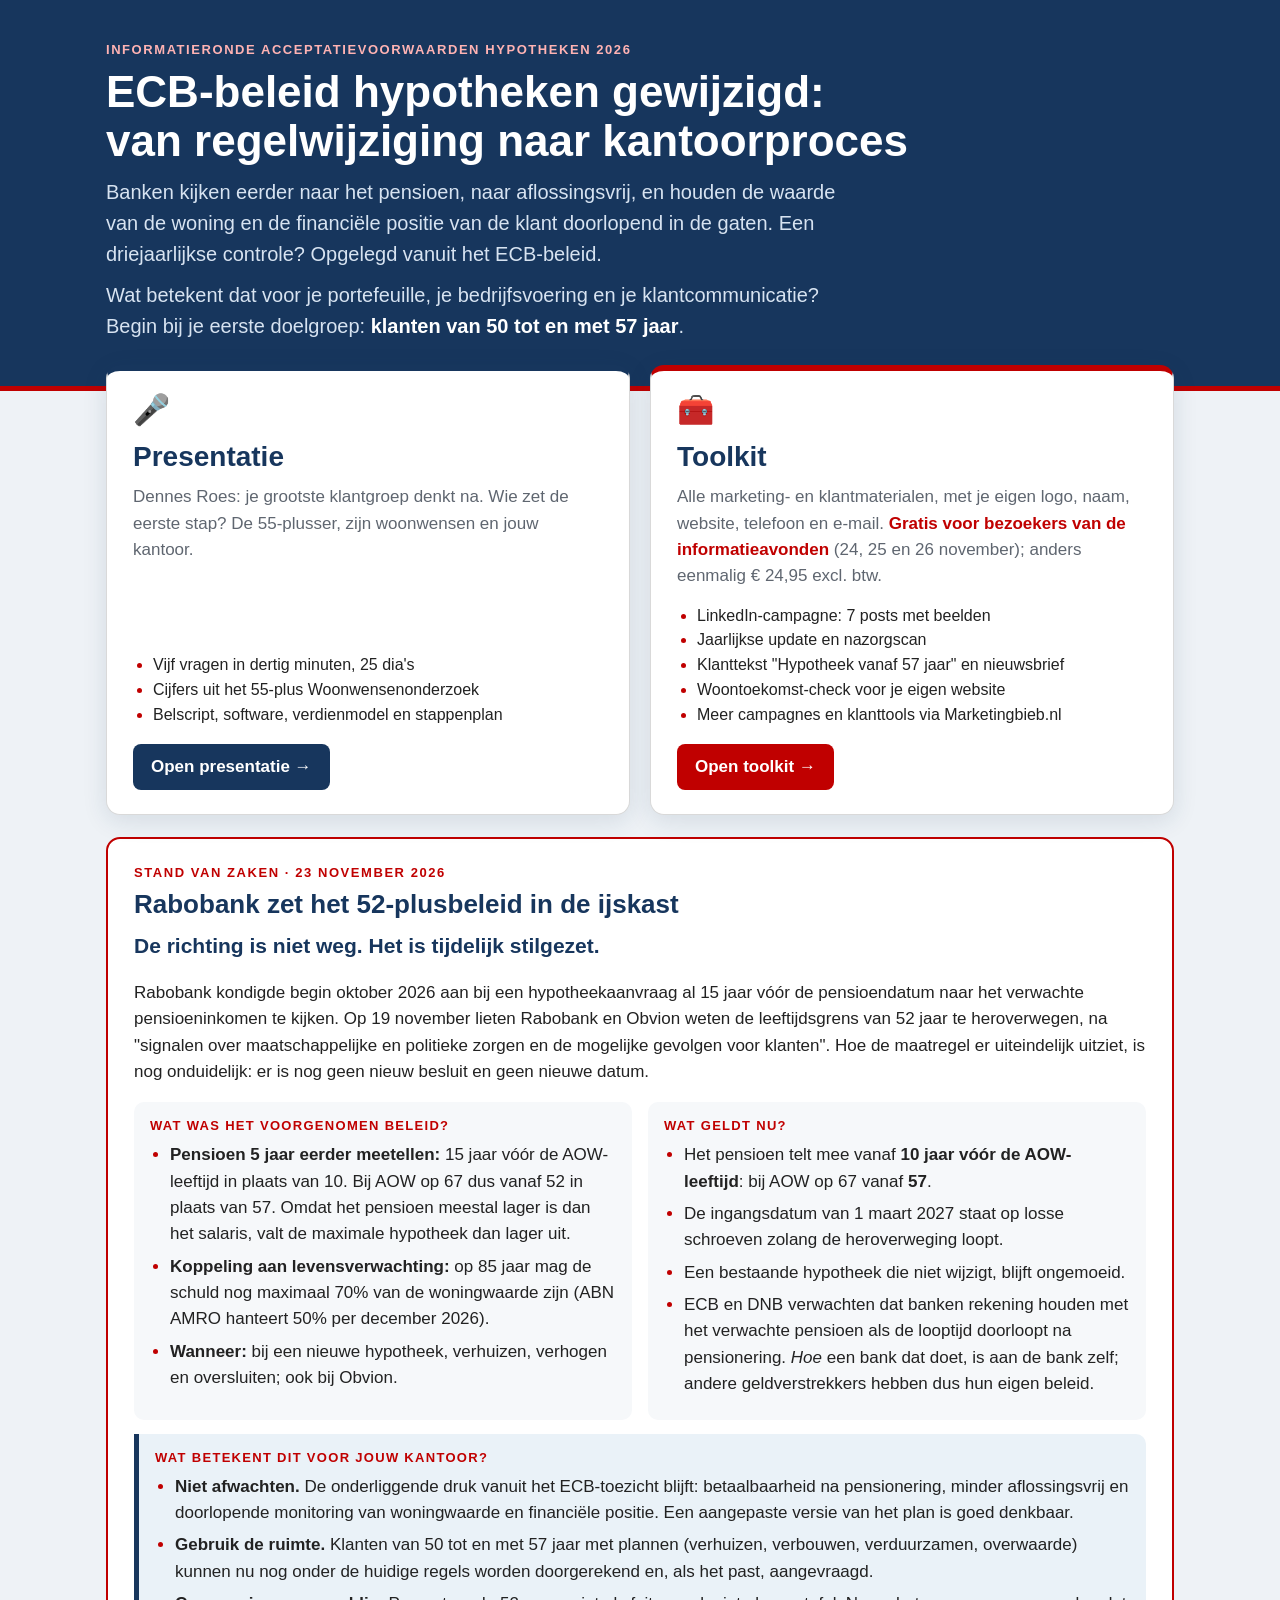
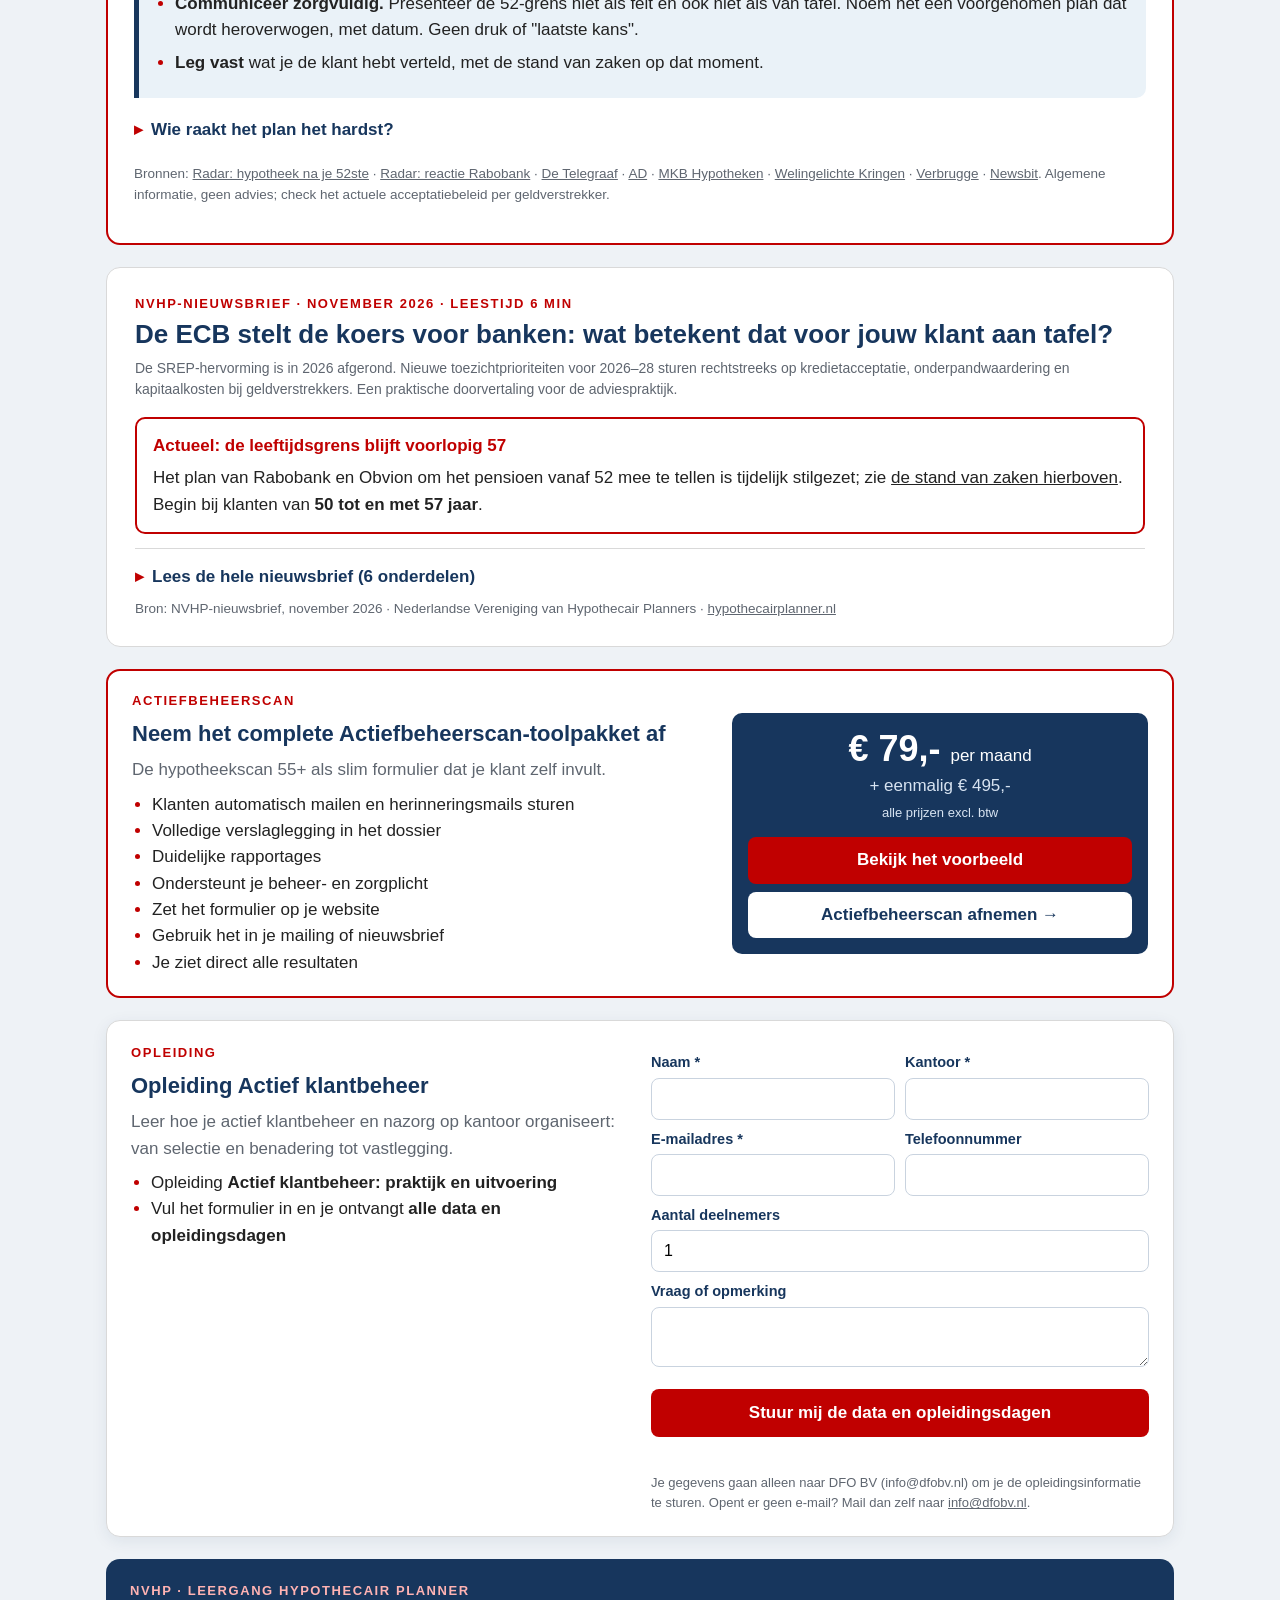
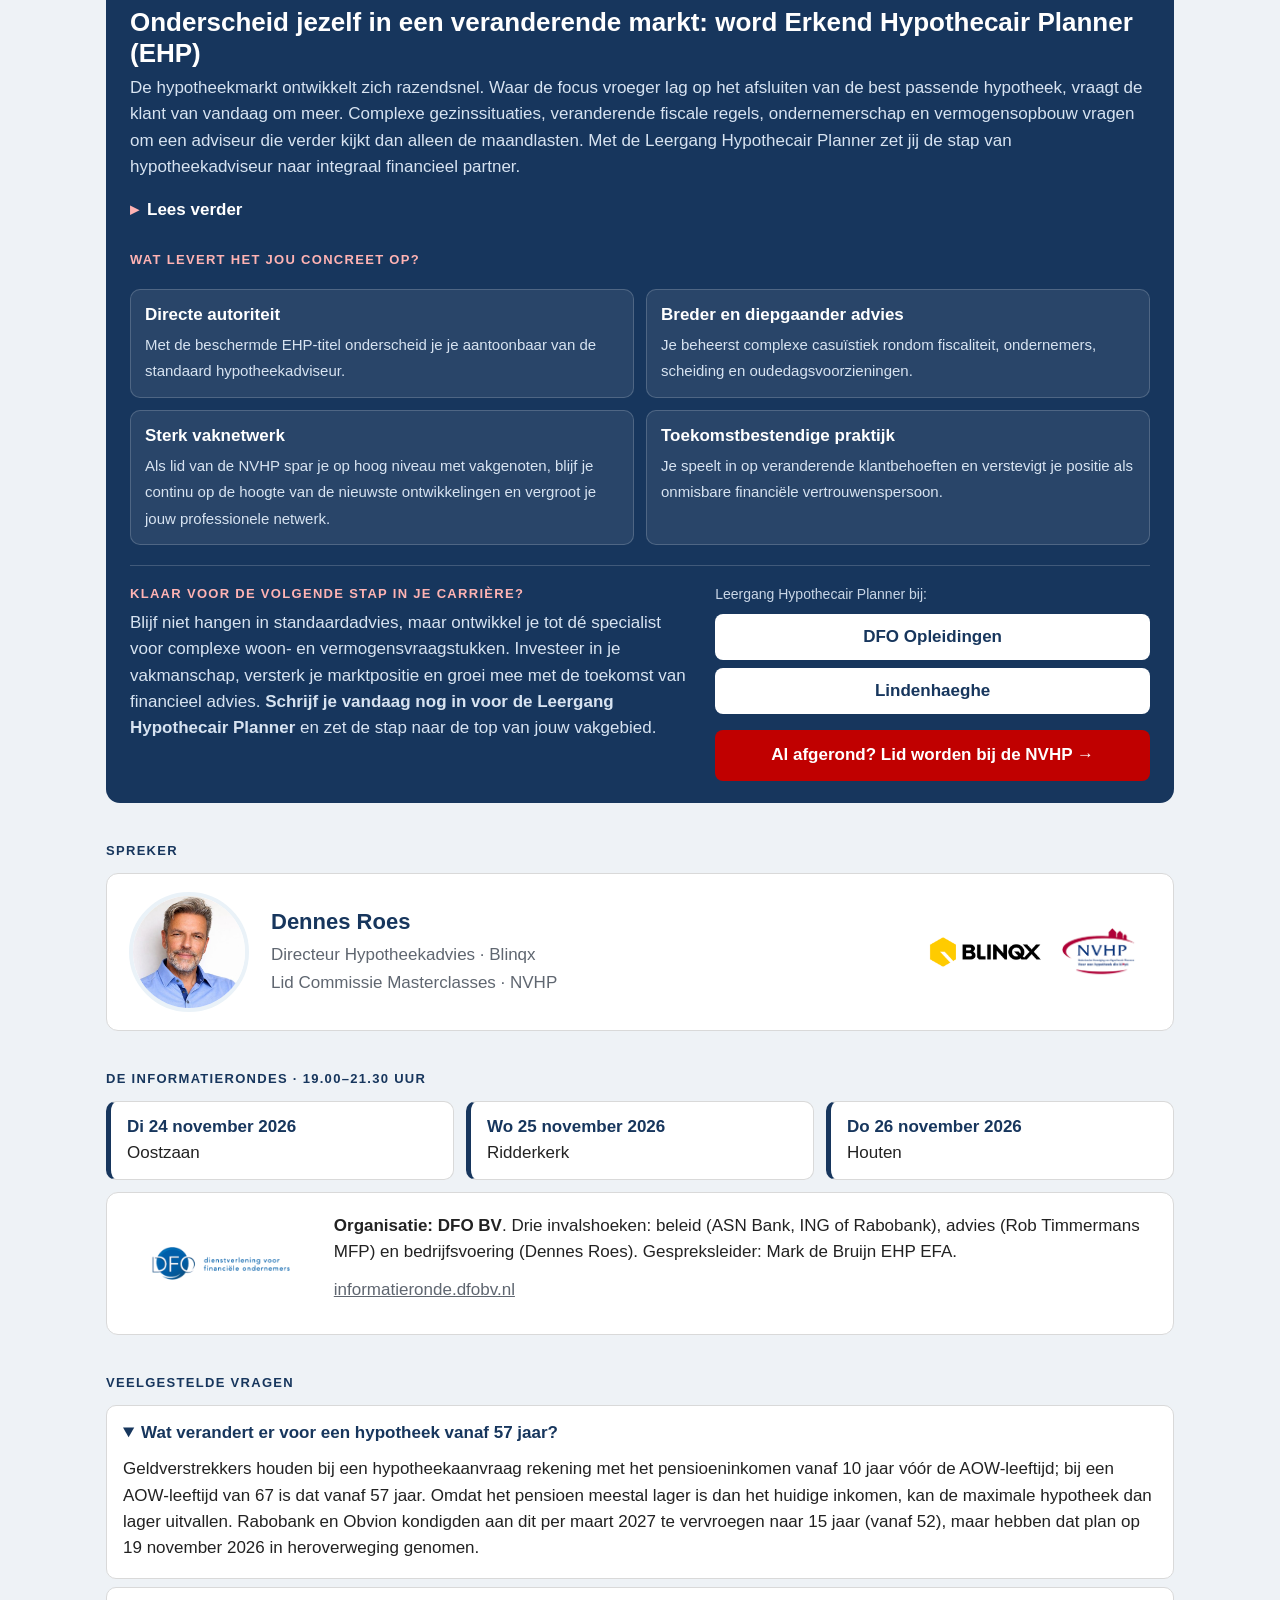
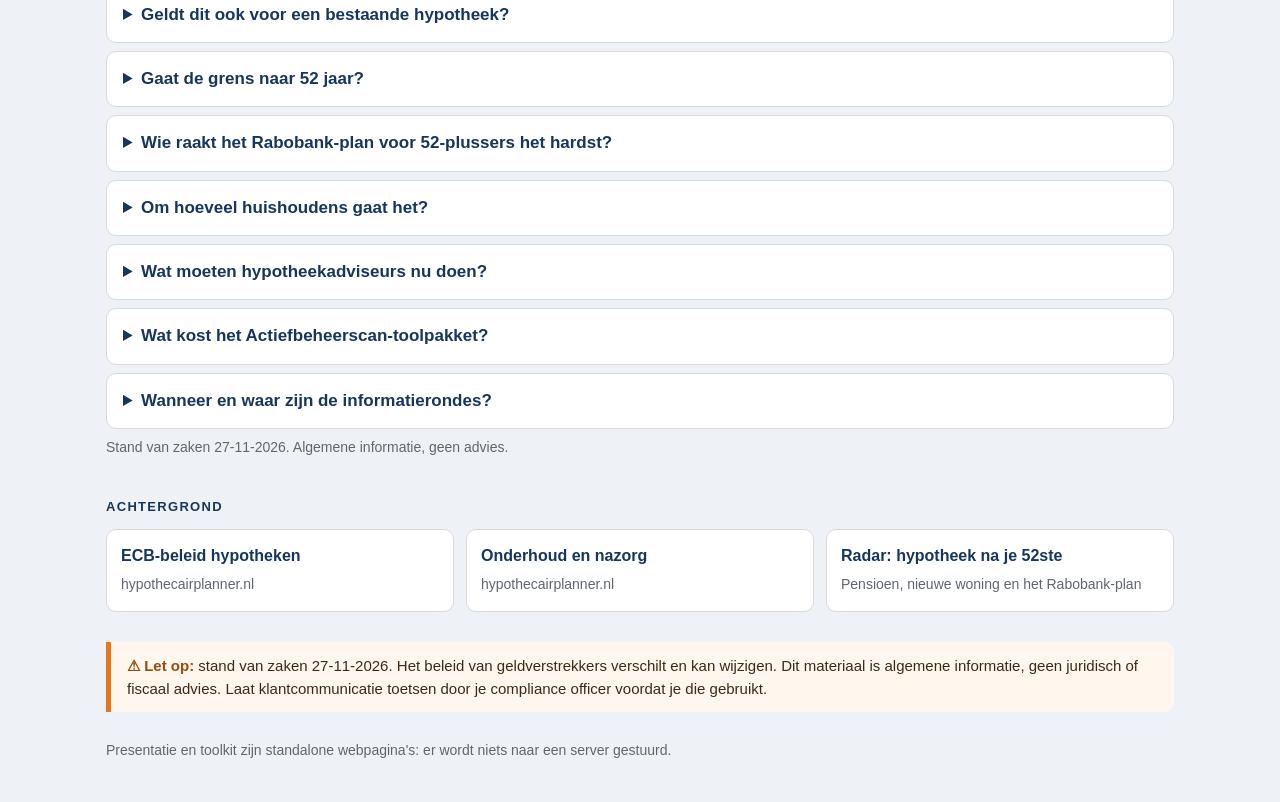
<file: index.html>
<!DOCTYPE html>
<html lang="nl">
<head>
<meta charset="utf-8">
<meta name="color-scheme" content="only light">
<meta name="theme-color" content="#17365D">
<meta name="viewport" content="width=device-width, initial-scale=1">
<title>ECB-beleid hypotheken gewijzigd · hypotheek 50-plus en pensioen</title>
<meta name="description" content="Pensioen telt bij een hypotheek mee vanaf 57 jaar; het Rabobank-plan voor 52-plussers is in heroverweging. Presentatie van Dennes Roes en adviseurstoolkit voor hypotheekadviseurs.">
<meta name="keywords" content="ECB-beleid hypotheken, hypotheek 50-plus, hypotheek vanaf 57 jaar, pensioentoets hypotheek, Rabobank 52 jaar, actief klantbeheer, hypotheekadviseur">
<link rel="icon" href="/favicon.svg" type="image/svg+xml">
<link rel="icon" href="/favicon-32.png" sizes="32x32" type="image/png">
<link rel="apple-touch-icon" href="/apple-touch-icon.png">
<meta name="robots" content="index, follow, max-image-preview:large">
<meta name="author" content="Dennes Roes">
<link rel="canonical" href="https://dennes-roes.nl/">
<meta property="og:type" content="website">
<meta property="og:site_name" content="ECB-beleid hypotheken gewijzigd">
<meta property="og:locale" content="nl_NL">
<meta property="og:title" content="ECB-beleid hypotheken gewijzigd: van regelwijziging naar kantoorproces">
<meta property="og:description" content="Pensioen telt mee vanaf 57 jaar; het Rabobank-plan voor 52-plussers is in heroverweging. Presentatie van Dennes Roes, adviseurstoolkit en stand van zaken voor hypotheekadviseurs.">
<meta property="article:modified_time" content="2026-11-27">
<meta property="og:url" content="https://dennes-roes.nl/">
<meta property="og:image" content="https://dennes-roes.nl/og-start.jpg">
<meta property="og:image:secure_url" content="https://dennes-roes.nl/og-start.jpg">
<meta property="og:image:type" content="image/jpeg">
<meta property="og:image:width" content="1200">
<meta property="og:image:height" content="630">
<meta property="og:image:alt" content="ECB-beleid hypotheken gewijzigd: presentatie en adviseurstoolkit, met Dennes Roes en de logo’s van Blinqx, NVHP en DFO">
<meta name="twitter:card" content="summary_large_image">
<meta name="twitter:title" content="ECB-beleid hypotheken gewijzigd: van regelwijziging naar kantoorproces">
<meta name="twitter:description" content="Pensioen telt mee vanaf 57 jaar; het Rabobank-plan voor 52-plussers is in heroverweging. Presentatie van Dennes Roes, adviseurstoolkit en stand van zaken voor hypotheekadviseurs.">
<meta name="twitter:image:alt" content="ECB-beleid hypotheken gewijzigd: presentatie en adviseurstoolkit">
<meta name="twitter:image" content="https://dennes-roes.nl/og-start.jpg">
<style>
:root{--navy:#17365D;--red:#C00000;--ink:#222;--mute:#5f6670;--line:#D9D9D9;--soft:#F6F8FA;--sky:#EAF2F8;--orange:#E8741E;--green:#2E8B2E;--bg:#eef2f6;--card:#fff;--h:#17365D}
*{box-sizing:border-box}
html{-webkit-text-size-adjust:100%;text-size-adjust:100%;color-scheme:only light}
body{margin:0;background:var(--bg);color:var(--ink);font:17px/1.55 Calibri,Carlito,"Segoe UI",Arial,sans-serif}
a{color:inherit}
.hero{background:#17365D;color:#fff;border-bottom:5px solid #C00000}
.wrap{max-width:1100px;margin:0 auto;padding:0 16px}
.hero .wrap{padding:40px 16px 44px}
.kick{font-size:13px;font-weight:700;letter-spacing:.12em;text-transform:uppercase;color:#ffb3b3;margin:0 0 8px}
h1{font-size:44px;line-height:1.1;margin:0 0 12px;font-weight:600}
.hero p.lead{font-size:20px;color:#d7e3f1;max-width:760px;margin:0}
.main{display:grid;grid-template-columns:1fr 1fr;gap:20px;margin-top:-26px}
.big{display:flex;flex-direction:column;background:var(--card);border:1px solid var(--line);border-radius:14px;padding:24px 26px;text-decoration:none;box-shadow:0 6px 24px rgba(23,54,93,.12);border-top:6px solid #17365D;transition:transform .15s,box-shadow .15s}
.big.t{border-top-color:#C00000}
.big:hover,.big:focus-visible{transform:translateY(-2px);box-shadow:0 10px 30px rgba(23,54,93,.2)}
.big .ico{font-size:30px;line-height:1}
.big h2{font-size:28px;margin:10px 0 6px;color:var(--h)}
.big p{margin:0 0 14px;color:var(--mute);flex:1}
.big ul{margin:0 0 16px;padding-left:20px;color:var(--ink);font-size:16px}
.big li::marker{color:#C00000}
.go{display:inline-block;align-self:flex-start;background:#17365D;color:#fff;font-weight:700;padding:10px 18px;border-radius:8px}
.big.t .go{background:#C00000}
h3,h2.h3{color:var(--h);font-size:13px;letter-spacing:.1em;text-transform:uppercase;margin:38px 0 12px}
.quick{display:grid;grid-template-columns:repeat(3,minmax(0,1fr));gap:12px}
.q{background:var(--card);border:1px solid var(--line);border-radius:10px;padding:14px;text-decoration:none;display:block}
.q b{display:block;color:var(--h);font-size:16px;margin-bottom:2px}
.q span{color:var(--mute);font-size:14px}
.q:hover{border-color:#17365D}
.spk{display:grid;grid-template-columns:120px 1fr auto;gap:22px;align-items:center;background:var(--card);border:1px solid var(--line);border-radius:12px;padding:18px 22px}
.spk img.f{width:120px;height:120px;border-radius:50%;object-fit:cover;border:4px solid var(--sky)}
.spk h4{margin:0;font-size:22px;color:var(--h)}
.spk p{margin:2px 0;color:var(--mute)}
.logos{display:flex;gap:18px;align-items:center;flex-wrap:wrap;background:#fff;border-radius:10px;padding:10px 14px}
.logos img{height:42px;width:auto}
.ev{display:grid;grid-template-columns:repeat(3,minmax(0,1fr));gap:12px}
.ev div{background:var(--card);border:1px solid var(--line);border-left:5px solid #17365D;border-radius:10px;padding:12px 16px}
.ev b{color:var(--h)}
.note{border-left:5px solid var(--orange);background:#fff6ee;color:#3d2a14;border-radius:0 10px 10px 0;padding:12px 16px;font-size:15px;margin-top:30px}
.note b{color:#9a4b0c}
footer{color:var(--mute);font-size:14px;padding:28px 0 40px}
.share{display:grid;grid-template-columns:repeat(2,minmax(0,1fr));gap:14px}
.sh{background:var(--card);border:1px solid var(--line);border-radius:12px;padding:16px 18px;display:flex;flex-direction:column}
.sh h4{margin:0 0 8px;color:var(--h);font-size:18px;display:flex;align-items:center;gap:8px}
.sh pre{white-space:pre-wrap;font:15px/1.5 Calibri,Carlito,Arial,sans-serif;background:var(--soft);border:1px solid var(--line);border-radius:8px;padding:10px 12px;margin:0 0 10px;flex:1;color:var(--ink)}
.btns{display:flex;gap:8px;flex-wrap:wrap}
.btn{border:0;border-radius:8px;padding:9px 14px;font:700 14.5px Calibri,Carlito,Arial,sans-serif;cursor:pointer;text-decoration:none;display:inline-block;background:#17365D;color:#fff}
.btn.alt{background:transparent;color:var(--h);border:1px solid currentColor}
.btn.wa{background:#1f8f4e}.btn.li{background:#0a66c2}
.prev{display:grid;grid-template-columns:minmax(0,1.3fr) minmax(0,1fr);gap:18px;align-items:center;background:var(--card);border:1px solid var(--line);border-radius:12px;padding:16px;margin-bottom:14px}
.prev img{width:100%;height:auto;border-radius:8px;border:1px solid var(--line)}
@media (max-width:760px){.share,.prev{grid-template-columns:1fr}}
.offer{display:grid;grid-template-columns:minmax(0,1.4fr) minmax(0,1fr);gap:18px;align-items:center;background:#fff;border:2px solid #C00000;border-radius:14px;padding:20px 24px;margin-top:22px}
.offer h2{margin:0 0 6px;font-size:22px;color:#17365D}
.offer ul{margin:8px 0 0;padding-left:20px}.offer li::marker{color:#C00000}
.price{background:#17365D;color:#fff;border-radius:10px;padding:16px;text-align:center}
.price .pm{font-size:36px;font-weight:700;line-height:1.1}.price .pm small{font-size:17px;font-weight:400}
.price .once{color:#d7e3f1;margin:4px 0 12px}
.price a{display:block;margin-top:8px;border-radius:8px;padding:10px 14px;font-weight:700;text-decoration:none}
@media (max-width:760px){.offer{grid-template-columns:1fr}}
.faq details{background:var(--card);border:1px solid var(--line);border-radius:10px;padding:4px 16px;margin-bottom:8px}
.faq summary{cursor:pointer;font-weight:700;color:var(--h);font-size:17px;padding:10px 0;min-height:44px}
.faq p{margin:0 0 12px}
.btn,.go,a.q,.ev div{min-height:44px}
.btn{display:inline-flex;align-items:center;justify-content:center}
@media (max-width:700px){
  .sh pre{max-height:150px;overflow:auto}
  .q{padding:12px 14px}
  .hero .kick{font-size:12px}
  .offer{padding:16px}
  .price .pm{font-size:32px}
  .spk{gap:14px;padding:14px}
  .btns .btn{flex:1 1 auto}
  .logos img{height:34px!important}
}
.opl{display:grid;grid-template-columns:minmax(0,1fr) minmax(0,1fr);gap:22px;background:#fff;border:1px solid var(--line);border-radius:14px;padding:22px 24px;margin-top:22px;box-shadow:0 4px 16px rgba(23,54,93,.08)}
.opl h2{margin:0 0 6px;font-size:22px;color:#17365D}
.opl ul{margin:8px 0 0;padding-left:20px}.opl li::marker{color:#C00000}
.opl form label{display:block;font-weight:700;color:#17365D;font-size:14.5px;margin:8px 0 4px}
.opl form input,.opl form textarea{width:100%;padding:11px 12px;font:16px Calibri,Carlito,Arial,sans-serif;border:1px solid #c9d3df;border-radius:8px}
.opl form .two{display:grid;grid-template-columns:1fr 1fr;gap:10px}
.opl form button{margin-top:14px;width:100%;min-height:48px;background:#C00000;color:#fff;border:0;border-radius:8px;font:700 17px Calibri,Carlito,Arial,sans-serif;cursor:pointer}
.opl .err{color:#B50000;font-weight:700;min-height:20px;margin-top:8px}
.opl .ok{display:none;background:#eef7ee;border:1px solid #cfe5cf;color:#1d3d1d;border-radius:8px;padding:10px 12px;margin-top:8px;font-size:15px}
.opl small{display:block;color:var(--mute);font-size:13px;margin-top:8px}
@media (max-width:760px){.opl{grid-template-columns:1fr;padding:18px 16px}.opl form .two{grid-template-columns:1fr}}
.ehp{background:#17365D;color:#fff;border-radius:14px;padding:22px 24px;margin-top:22px;display:grid;grid-template-columns:minmax(0,1.3fr) minmax(0,1fr);gap:22px}
.ehp h2{margin:0 0 6px;font-size:22px;color:#fff}
.ehp p{color:#d7e3f1;margin:0 0 8px}
.ehp ol{margin:8px 0 0;padding-left:20px}.ehp li{margin-bottom:6px}.ehp li::marker{color:#ffb3b3;font-weight:700}
.ehp a{color:#fff}
.ehp .side{background:rgba(255,255,255,.08);border:1px solid rgba(255,255,255,.18);border-radius:10px;padding:14px 16px}
.ehp .side ul{margin:6px 0 10px;padding-left:18px}
.ehp .btnr{display:block;text-align:center;background:#C00000;color:#fff;text-decoration:none;font-weight:700;padding:12px 14px;border-radius:8px;margin-top:8px;min-height:44px}
.ehp small{display:block;color:#9fb4cc;font-size:12.5px;margin-top:8px}
@media (max-width:760px){.ehp{grid-template-columns:1fr;padding:18px 16px}}
.nb{background:#fff;border:1px solid var(--line);border-radius:14px;padding:26px 28px;margin-top:22px}
.nb h2{font-size:26px;line-height:1.2;color:#17365D;margin:4px 0 8px}
.nb .meta{color:var(--mute);font-size:14px;margin:0 0 16px}
.nb h5{font-size:13px;letter-spacing:.1em;text-transform:uppercase;color:#C00000;margin:22px 0 6px}
.nb h6{font-size:18px;color:#17365D;margin:0 0 6px}
.nb p{margin:0 0 10px}
.nb .stats{display:grid;grid-template-columns:repeat(3,1fr);gap:12px;margin:12px 0}
.nb .stats div{background:var(--soft);border-radius:10px;padding:12px 14px}
.nb .stats b{display:block;font-size:30px;color:#C00000;line-height:1.1}
.nb .stats span{font-size:14px;color:var(--mute)}
.nb ul.ar{list-style:none;padding:0;margin:6px 0}.nb ul.ar li{padding-left:22px;position:relative;margin-bottom:6px}.nb ul.ar li:before{content:"→";position:absolute;left:0;color:#C00000;font-weight:700}
.nb blockquote{margin:12px 0;padding:12px 16px;border-left:4px solid #17365D;background:var(--sky);font-style:italic}
.nb .sit{display:grid;grid-template-columns:repeat(3,1fr);gap:12px;margin-top:8px}
.nb .sit div{border:1px solid var(--line);border-radius:10px;padding:12px 14px}
.nb .sit b{display:block;color:#17365D;margin-bottom:4px}
.nb .sit p{font-size:15px;margin:0;color:var(--ink)}
.nb .quote{background:#17365D;color:#fff;border-radius:10px;padding:16px 18px;margin:8px 0}
.nb .quote small{display:block;color:#ffb3b3;font-weight:700;letter-spacing:.08em;margin-bottom:6px}
.nb .warn{border-left:5px solid #E8741E;background:#fff6ee;color:#3d2a14;border-radius:0 8px 8px 0;padding:10px 14px;font-size:15px;margin-top:10px}
.nb .nbmore{margin-top:14px;border-top:1px solid var(--line);padding-top:6px}
.nb .nbmore>summary{cursor:pointer;font-weight:700;color:#17365D;font-size:17px;min-height:44px;display:flex;align-items:center;gap:8px;list-style:none}
.nb .nbmore>summary::-webkit-details-marker{display:none}
.nb .nbmore>summary:before{content:"▸";color:#C00000;transition:transform .15s}
.nb .nbmore[open]>summary:before{transform:rotate(90deg)}
.nb .nbmore[open]>summary{margin-bottom:4px}
.nb .status{border:2px solid #C00000;border-radius:10px;padding:14px 16px;margin:6px 0 4px;background:#fff}
@media (max-width:760px){.nb{padding:18px 16px}.nb .stats,.nb .sit{grid-template-columns:1fr}.nb h2{font-size:22px}}
.ijs{background:#fff;border:2px solid #C00000;border-radius:14px;padding:24px 26px;margin-top:22px}
.ijs .kick{color:#C00000;margin:0 0 6px}
.ijs h2{font-size:26px;line-height:1.2;color:#17365D;margin:0 0 10px}
.ijs .ijs-lead{font-size:21px;color:#17365D;font-weight:700;margin:0 0 12px}
.ijs h5{font-size:13px;letter-spacing:.1em;text-transform:uppercase;color:#C00000;margin:18px 0 6px}
.ijs ul{margin:4px 0 8px;padding-left:20px}.ijs li{margin-bottom:6px}.ijs li::marker{color:#C00000}
.ijs .grid{display:grid;grid-template-columns:1fr 1fr;gap:16px}
.ijs .box{background:var(--soft);border-radius:10px;padding:14px 16px}
.ijs .do{background:#EAF2F8;border-left:5px solid #17365D;border-radius:0 10px 10px 0;padding:14px 16px;margin-top:14px}
.ijs .src{font-size:13.5px;color:var(--mute);margin-top:12px}
.ijs details>summary{cursor:pointer;font-weight:700;color:#17365D;min-height:44px;display:flex;align-items:center;list-style:none}
.ijs details>summary::-webkit-details-marker{display:none}
.ijs details>summary:before{content:"▸";color:#C00000;margin-right:8px;transition:transform .15s}
.ijs details[open]>summary:before{transform:rotate(90deg)}
@media (max-width:760px){.ijs{padding:18px 16px}.ijs .grid{grid-template-columns:1fr}.ijs h2{font-size:22px}}
.ehp{display:block!important}
.ehp h2{font-size:26px;line-height:1.2}
.ehp h5{font-size:13px;letter-spacing:.1em;text-transform:uppercase;color:#ffb3b3;margin:16px 0 6px}
.ehp-more>summary{cursor:pointer;font-weight:700;color:#fff;min-height:44px;display:flex;align-items:center;list-style:none}
.ehp-more>summary::-webkit-details-marker{display:none}
.ehp-more>summary:before{content:"▸";color:#ffb3b3;margin-right:8px;transition:transform .15s}
.ehp-more[open]>summary:before{transform:rotate(90deg)}
.ehp-ben{display:grid;grid-template-columns:repeat(2,minmax(0,1fr));gap:12px;margin-top:18px}
.ehp-ben h5{grid-column:1/-1}
.ehp .ben{background:rgba(255,255,255,.08);border:1px solid rgba(255,255,255,.18);border-radius:10px;padding:12px 14px}
.ehp .ben b{display:block;color:#fff;margin-bottom:4px}
.ehp .ben span{color:#d7e3f1;font-size:15px}
.ehp-cta{display:grid;grid-template-columns:minmax(0,1.3fr) minmax(0,1fr);gap:20px;margin-top:20px;padding-top:18px;border-top:1px solid rgba(255,255,255,.18)}
.ehp-btns{display:flex;flex-direction:column;gap:8px}
.ehp-btns .lbl{color:#c9d6e6;font-size:14px}
.ehp .btnw{display:block;text-align:center;background:#fff;color:#17365D;text-decoration:none;font-weight:700;padding:10px 14px;border-radius:8px;min-height:44px}
@media (max-width:760px){.ehp-ben,.ehp-cta{grid-template-columns:1fr}.ehp h2{font-size:22px}}
@media (max-width:900px){.quick{grid-template-columns:repeat(2,minmax(0,1fr))}.spk{grid-template-columns:90px 1fr}.spk .logos{grid-column:1/-1}.spk img.f{width:90px;height:90px}}
@media (max-width:700px){h1{font-size:32px}.hero p.lead{font-size:17px}.hero .wrap{padding:28px 16px 40px}.main{grid-template-columns:1fr}.big{padding:20px}.big h2{font-size:24px}.ev{grid-template-columns:1fr}}
@media (max-width:420px){.quick{grid-template-columns:1fr}}
</style>
<script type="application/ld+json">
{
 "@context": "https://schema.org",
 "@graph": [
  {
   "@type": "WebSite",
   "@id": "https://dennes-roes.nl/#website",
   "url": "https://dennes-roes.nl/",
   "name": "ECB-beleid hypotheken gewijzigd",
   "inLanguage": "nl-NL",
   "description": "Presentatie en adviseurstoolkit over het aangescherpte hypotheekbeleid voor 50-plussers.",
   "publisher": {
    "@id": "https://dennes-roes.nl/#dennes"
   }
  },
  {
   "@type": "WebPage",
   "@id": "https://dennes-roes.nl/#webpage",
   "url": "https://dennes-roes.nl/",
   "name": "ECB-beleid hypotheken gewijzigd: van regelwijziging naar kantoorproces",
   "isPartOf": {
    "@id": "https://dennes-roes.nl/#website"
   },
   "about": [
    {
     "@type": "Thing",
     "name": "ECB-beleid hypotheken",
     "sameAs": "https://nl.wikipedia.org/wiki/Europese_Centrale_Bank"
    },
    {
     "@type": "Thing",
     "name": "Hypotheek",
     "sameAs": "https://nl.wikipedia.org/wiki/Hypotheek"
    },
    {
     "@type": "Thing",
     "name": "Pensioentoets bij hypotheekaanvraag: pensioen telt mee vanaf 10 jaar vóór de AOW-leeftijd"
    }
   ],
   "inLanguage": "nl-NL",
   "dateModified": "2026-11-27",
   "primaryImageOfPage": "https://dennes-roes.nl/og-start.jpg",
   "datePublished": "2026-11-10",
   "description": "Pensioen telt bij een hypotheek mee vanaf 57 jaar; het Rabobank-plan voor 52-plussers is in heroverweging. Presentatie van Dennes Roes en adviseurstoolkit voor hypotheekadviseurs.",
   "mentions": [
    {
     "@type": "Organization",
     "name": "Rabobank",
     "sameAs": "https://nl.wikipedia.org/wiki/Rabobank"
    },
    {
     "@type": "Organization",
     "name": "Obvion"
    },
    {
     "@type": "Organization",
     "name": "Europese Bankautoriteit (EBA)",
     "sameAs": "https://nl.wikipedia.org/wiki/Europese_Bankautoriteit"
    },
    {
     "@type": "Organization",
     "name": "De Nederlandsche Bank",
     "sameAs": "https://nl.wikipedia.org/wiki/De_Nederlandsche_Bank"
    }
   ],
   "author": {
    "@id": "https://dennes-roes.nl/#dennes"
   },
   "audience": {
    "@type": "BusinessAudience",
    "audienceType": "Hypotheekadviseurs en financieel planners"
   },
   "speakable": {
    "@type": "SpeakableSpecification",
    "cssSelector": [
     ".hero h1",
     ".hero .lead",
     "#rabobank .ijs-lead"
    ]
   },
   "hasPart": [
    {
     "@id": "https://dennes-roes.nl/#rabobank-artikel"
    },
    {
     "@id": "https://dennes-roes.nl/#faq"
    }
   ]
  },
  {
   "@type": "NewsArticle",
   "@id": "https://dennes-roes.nl/#rabobank-artikel",
   "url": "https://dennes-roes.nl/#rabobank",
   "headline": "Rabobank zet het 52-plusbeleid in de ijskast: wat betekent dat voor jouw kantoor?",
   "description": "Rabobank en Obvion heroverwegen sinds 19 november 2026 het plan om het pensioen al 15 jaar vóór de AOW-leeftijd mee te tellen. Wat was het plan, wat geldt nu, wie raakt het het hardst en wat doet een adviseurskantoor nu?",
   "datePublished": "2026-11-23",
   "dateModified": "2026-11-27",
   "inLanguage": "nl-NL",
   "author": {
    "@id": "https://dennes-roes.nl/#dennes"
   },
   "publisher": {
    "@id": "https://dennes-roes.nl/#dennes"
   },
   "isPartOf": {
    "@id": "https://dennes-roes.nl/#webpage"
   },
   "image": "https://dennes-roes.nl/og-start.jpg",
   "about": [
    {
     "@type": "Organization",
     "name": "Rabobank",
     "sameAs": "https://nl.wikipedia.org/wiki/Rabobank"
    },
    {
     "@type": "Organization",
     "name": "Obvion"
    }
   ],
   "keywords": "Rabobank 52 jaar, hypotheek 52-plus, pensioen hypotheek, heroverweging, ECB, DNB",
   "citation": [
    "https://radar.avrotros.nl/artikel/een-hypotheek-na-je-52ste-hoe-je-pensioen-je-nieuwe-huis-in-de-weg-kan-zitten-63218",
    "https://radar.avrotros.nl/artikel/reactie-rabobank-63214",
    "https://www.telegraaf.nl/financieel/rabobank-zet-omstreden-plan-met-lagere-hypotheek-voor-52-plussers-in-de-ijskast-we-gaan-het-heroverwegen/164789839.html",
    "https://www.ad.nl/economie/rabobank-bekijkt-strengere-hypotheekgrens-opnieuw-na-zorgen-over-50-plussers~a191bdd6/"
   ]
  },
  {
   "@type": "Person",
   "@id": "https://dennes-roes.nl/#dennes",
   "name": "Dennes Roes",
   "jobTitle": "Directeur Hypotheekadvies",
   "worksFor": {
    "@type": "Organization",
    "name": "Blinqx",
    "url": "https://www.blinqx.tech/"
   },
   "memberOf": {
    "@type": "Organization",
    "name": "Nederlandse Vereniging van Hypothecair Planners (NVHP)"
   },
   "url": "https://dennes-roes.nl/",
   "image": "https://dennes-roes.nl/og-start.jpg"
  },
  {
   "@type": "Organization",
   "@id": "https://dennes-roes.nl/#dfo",
   "name": "DFO BV",
   "url": "https://informatieronde.dfobv.nl/",
   "description": "Dienstverlening voor financiële ondernemers"
  },
  {
   "@type": "Event",
   "name": "Informatieronde acceptatievoorwaarden hypotheken 2026 – Oostzaan",
   "startDate": "2026-11-24T19:00:00+01:00",
   "endDate": "2026-11-24T21:30:00+01:00",
   "eventStatus": "https://schema.org/EventScheduled",
   "eventAttendanceMode": "https://schema.org/OfflineEventAttendanceMode",
   "location": {
    "@type": "Place",
    "name": "Van der Valk Hotel Oostzaan",
    "address": {
     "@type": "PostalAddress",
     "streetAddress": "Westeinde 1",
     "addressLocality": "Oostzaan",
     "addressCountry": "NL"
    }
   },
   "organizer": {
    "@id": "https://dennes-roes.nl/#dfo"
   },
   "performer": {
    "@id": "https://dennes-roes.nl/#dennes"
   },
   "url": "https://informatieronde.dfobv.nl/",
   "inLanguage": "nl-NL",
   "description": "Informatieronde voor hypotheekadviseurs over strengere acceptatievoorwaarden: beleid, advies en bedrijfsvoering.",
   "image": "https://dennes-roes.nl/og-start.jpg"
  },
  {
   "@type": "Event",
   "name": "Informatieronde acceptatievoorwaarden hypotheken 2026 – Ridderkerk",
   "startDate": "2026-11-25T19:00:00+01:00",
   "endDate": "2026-11-25T21:30:00+01:00",
   "eventStatus": "https://schema.org/EventScheduled",
   "eventAttendanceMode": "https://schema.org/OfflineEventAttendanceMode",
   "location": {
    "@type": "Place",
    "name": "Van der Valk Hotel Ridderkerk",
    "address": {
     "@type": "PostalAddress",
     "streetAddress": "Krommeweg 1",
     "addressLocality": "Ridderkerk",
     "addressCountry": "NL"
    }
   },
   "organizer": {
    "@id": "https://dennes-roes.nl/#dfo"
   },
   "performer": {
    "@id": "https://dennes-roes.nl/#dennes"
   },
   "url": "https://informatieronde.dfobv.nl/",
   "inLanguage": "nl-NL",
   "description": "Informatieronde voor hypotheekadviseurs over strengere acceptatievoorwaarden: beleid, advies en bedrijfsvoering.",
   "image": "https://dennes-roes.nl/og-start.jpg"
  },
  {
   "@type": "Event",
   "name": "Informatieronde acceptatievoorwaarden hypotheken 2026 – Houten",
   "startDate": "2026-11-26T19:00:00+01:00",
   "endDate": "2026-11-26T21:30:00+01:00",
   "eventStatus": "https://schema.org/EventScheduled",
   "eventAttendanceMode": "https://schema.org/OfflineEventAttendanceMode",
   "location": {
    "@type": "Place",
    "name": "Van der Valk Hotel Houten",
    "address": {
     "@type": "PostalAddress",
     "streetAddress": "Hoofdveste 25",
     "addressLocality": "Houten",
     "addressCountry": "NL"
    }
   },
   "organizer": {
    "@id": "https://dennes-roes.nl/#dfo"
   },
   "performer": {
    "@id": "https://dennes-roes.nl/#dennes"
   },
   "url": "https://informatieronde.dfobv.nl/",
   "inLanguage": "nl-NL",
   "description": "Informatieronde voor hypotheekadviseurs over strengere acceptatievoorwaarden: beleid, advies en bedrijfsvoering.",
   "image": "https://dennes-roes.nl/og-start.jpg"
  },
  {
   "@type": "Product",
   "name": "Actiefbeheerscan-toolpakket",
   "description": "Hypotheekscan als slim formulier voor hypotheekadviseurs: op de website, in mailing of nieuwsbrief, met direct alle resultaten.",
   "brand": {
    "@type": "Brand",
    "name": "Blinqx"
   },
   "url": "https://dennes-roes.nl/",
   "offers": {
    "@type": "Offer",
    "priceCurrency": "EUR",
    "price": "79.00",
    "availability": "https://schema.org/InStock",
    "url": "https://dennes-roes.nl/",
    "priceSpecification": [
     {
      "@type": "UnitPriceSpecification",
      "price": "79.00",
      "priceCurrency": "EUR",
      "unitText": "per maand",
      "valueAddedTaxIncluded": false
     },
     {
      "@type": "PriceSpecification",
      "price": "495.00",
      "priceCurrency": "EUR",
      "name": "Eenmalige kosten",
      "valueAddedTaxIncluded": false
     }
    ]
   }
  },
  {
   "@type": "FAQPage",
   "@id": "https://dennes-roes.nl/#faq",
   "mainEntity": [
    {
     "@type": "Question",
     "name": "Wat verandert er voor een hypotheek vanaf 57 jaar?",
     "acceptedAnswer": {
      "@type": "Answer",
      "text": "Geldverstrekkers houden bij een hypotheekaanvraag rekening met het pensioeninkomen vanaf 10 jaar vóór de AOW-leeftijd; bij een AOW-leeftijd van 67 is dat vanaf 57 jaar. Omdat het pensioen meestal lager is dan het huidige inkomen, kan de maximale hypotheek dan lager uitvallen. Rabobank en Obvion kondigden aan dit per maart 2027 te vervroegen naar 15 jaar (vanaf 52), maar hebben dat plan op 19 november 2026 in heroverweging genomen."
     }
    },
    {
     "@type": "Question",
     "name": "Geldt dit ook voor een bestaande hypotheek?",
     "acceptedAnswer": {
      "@type": "Answer",
      "text": "Nee, zolang de hypotheek niet wordt aangepast. De nieuwe regels gelden bij een nieuwe hypotheek of een aanpassing, zoals verhuizen, verhogen of oversluiten. Of het geldt bij het verlengen van de rentevaste periode, verschilt per geldverstrekker."
     }
    },
    {
     "@type": "Question",
     "name": "Gaat de grens naar 52 jaar?",
     "acceptedAnswer": {
      "@type": "Answer",
      "text": "Voorlopig niet. Rabobank en Obvion kondigden op 1 oktober 2026 aan het pensioen vanaf maart 2027 al 15 jaar vóór de AOW-leeftijd mee te tellen, maar namen dat plan op 19 november 2026 in heroverweging na maatschappelijke en politieke zorgen. De Europese richtsnoeren (EBA) vragen banken te beoordelen of een lening ook na het pensioen betaalbaar blijft; de invulling is bankbeleid en verschilt per geldverstrekker."
     }
    },
    {
     "@type": "Question",
     "name": "Wie raakt het Rabobank-plan voor 52-plussers het hardst?",
     "acceptedAnswer": {
      "@type": "Answer",
      "text": "Vooral gescheiden klanten, vrouwen en zzp'ers. Na een scheiding moet een van de ex-partners vaak rond de 50 een nieuwe woning vinden en kan dan minder lenen. Vrouwen werken vaker parttime en bouwen minder pensioen op; volgens het CBS blijft bij een scheiding met kinderen slechts 35% van de vrouwen in de echtelijke woning, tegenover 52% van de mannen. Bij zzp'ers en ondernemers zit het pensioen vaak in de onderneming of in vastgoed, wat de bank niet altijd als regulier pensioeninkomen ziet."
     }
    },
    {
     "@type": "Question",
     "name": "Om hoeveel huishoudens gaat het?",
     "acceptedAnswer": {
      "@type": "Answer",
      "text": "Naar schatting zo’n 680.000 huishoudens met een hoofdkostwinner van 50 tot en met 57 jaar hebben in 2027 een hypotheek, samen goed voor circa € 154 miljard schuld; per 1.000 hypotheekklanten zijn dat er gemiddeld zo’n 175. Dit is een eigen berekening op basis van CBS-cijfers (stand 1 januari 2025) en een orde van grootte, geen CBS-cijfer."
     }
    },
    {
     "@type": "Question",
     "name": "Wat moeten hypotheekadviseurs nu doen?",
     "acceptedAnswer": {
      "@type": "Answer",
      "text": "Begin bij klanten van 50 tot en met 57 jaar: breng de portefeuille in beeld, prioriteer op plannen, rentevaste periode en aflossingsvrij deel, benader klanten met een korte hypotheekscan en leg alle contact vast, ook als de klant niet reageert. De presentatie en de adviseurstoolkit op deze site helpen daarbij."
     }
    },
    {
     "@type": "Question",
     "name": "Wat kost het Actiefbeheerscan-toolpakket?",
     "acceptedAnswer": {
      "@type": "Answer",
      "text": "Het complete Actiefbeheerscan-toolpakket kost € 79,- per maand en eenmalig € 495,-, beide exclusief btw. Het formulier kan op de website, in een mailing of nieuwsbrief, en de resultaten zijn direct zichtbaar."
     }
    },
    {
     "@type": "Question",
     "name": "Wanneer en waar zijn de informatierondes?",
     "acceptedAnswer": {
      "@type": "Answer",
      "text": "Op dinsdag 24 november 2026 in Oostzaan, woensdag 25 november in Ridderkerk en donderdag 26 november in Houten, telkens van 19.00 tot 21.30 uur. De organisatie is in handen van DFO BV."
     }
    }
   ]
  }
 ]
}
</script>
</head>
<body>
<header class="hero"><div class="wrap">
  <p class="kick">Informatieronde acceptatievoorwaarden hypotheken 2026</p>
  <h1>ECB-beleid hypotheken gewijzigd:<br>van regelwijziging naar kantoorproces</h1>
  <p class="lead">Banken kijken eerder naar het pensioen, naar aflossingsvrij, en houden de waarde van de woning en de financiële positie van de klant doorlopend in de gaten. Een driejaarlijkse controle? Opgelegd vanuit het ECB-beleid.</p>
  <p class="lead" style="margin-top:10px">Wat betekent dat voor je portefeuille, je bedrijfsvoering en je klantcommunicatie? Begin bij je eerste doelgroep: <b style="color:#fff">klanten van 50 tot en met 57 jaar</b>.</p>
</div></header>

<main class="wrap">
  <div class="main">
    <a class="big" href="presentatie.html">
      <span class="ico" aria-hidden="true">🎤</span>
      <h2>Presentatie</h2>
      <p>Dennes Roes: je grootste klantgroep denkt na. Wie zet de eerste stap? De 55-plusser, zijn woonwensen en jouw kantoor.</p>
      <ul><li>Vijf vragen in dertig minuten, 25 dia's</li><li>Cijfers uit het 55-plus Woonwensenonderzoek</li><li>Belscript, software, verdienmodel en stappenplan</li></ul>
      <span class="go">Open presentatie →</span>
    </a>
    <a class="big t" href="adviseurstoolkit.html">
      <span class="ico" aria-hidden="true">🧰</span>
      <h2>Toolkit</h2>
      <p>Alle marketing- en klantmaterialen, met je eigen logo, naam, website, telefoon en e-mail. <b style="color:#C00000">Gratis voor bezoekers van de informatieavonden</b> (24, 25 en 26 november); anders eenmalig € 24,95 excl. btw.</p>
      <ul><li>LinkedIn-campagne: 7 posts met beelden</li><li>Jaarlijkse update en nazorgscan</li><li>Klanttekst "Hypotheek vanaf 57 jaar" en nieuwsbrief</li><li>Woontoekomst-check voor je eigen website</li><li>Meer campagnes en klanttools via Marketingbieb.nl</li></ul>
      <span class="go">Open toolkit →</span>
    </a>
  </div>

  <section class="ijs" id="rabobank" aria-labelledby="ijs-t">
    <p class="kick">Stand van zaken · <time datetime="2026-11-23">23 november 2026</time></p>
    <h2 id="ijs-t">Rabobank zet het 52-plusbeleid in de ijskast</h2>
    <p class="ijs-lead">De richting is niet weg. Het is tijdelijk stilgezet.</p>
    <p>Rabobank kondigde begin oktober 2026 aan bij een hypotheekaanvraag al 15 jaar vóór de pensioendatum naar het verwachte pensioeninkomen te kijken. Op 19 november lieten Rabobank en Obvion weten de leeftijdsgrens van 52 jaar te heroverwegen, na "signalen over maatschappelijke en politieke zorgen en de mogelijke gevolgen voor klanten". Hoe de maatregel er uiteindelijk uitziet, is nog onduidelijk: er is nog geen nieuw besluit en geen nieuwe datum.</p>

    <div class="grid">
      <div class="box">
        <h5 style="margin-top:0">Wat was het voorgenomen beleid?</h5>
        <ul>
          <li><b>Pensioen 5 jaar eerder meetellen:</b> 15 jaar vóór de AOW-leeftijd in plaats van 10. Bij AOW op 67 dus vanaf 52 in plaats van 57. Omdat het pensioen meestal lager is dan het salaris, valt de maximale hypotheek dan lager uit.</li>
          <li><b>Koppeling aan levensverwachting:</b> op 85 jaar mag de schuld nog maximaal 70% van de woningwaarde zijn (ABN AMRO hanteert 50% per december 2026).</li>
          <li><b>Wanneer:</b> bij een nieuwe hypotheek, verhuizen, verhogen en oversluiten; ook bij Obvion.</li>
        </ul>
      </div>
      <div class="box">
        <h5 style="margin-top:0">Wat geldt nu?</h5>
        <ul>
          <li>Het pensioen telt mee vanaf <b>10 jaar vóór de AOW-leeftijd</b>: bij AOW op 67 vanaf <b>57</b>.</li>
          <li>De ingangsdatum van 1 maart 2027 staat op losse schroeven zolang de heroverweging loopt.</li>
          <li>Een bestaande hypotheek die niet wijzigt, blijft ongemoeid.</li>
          <li>ECB en DNB verwachten dat banken rekening houden met het verwachte pensioen als de looptijd doorloopt na pensionering. <i>Hoe</i> een bank dat doet, is aan de bank zelf; andere geldverstrekkers hebben dus hun eigen beleid.</li>
        </ul>
      </div>
    </div>

    <div class="do">
      <h5 style="margin-top:0">Wat betekent dit voor jouw kantoor?</h5>
      <ul>
        <li><b>Niet afwachten.</b> De onderliggende druk vanuit het ECB-toezicht blijft: betaalbaarheid na pensionering, minder aflossingsvrij en doorlopende monitoring van woningwaarde en financiële positie. Een aangepaste versie van het plan is goed denkbaar.</li>
        <li><b>Gebruik de ruimte.</b> Klanten van 50 tot en met 57 jaar met plannen (verhuizen, verbouwen, verduurzamen, overwaarde) kunnen nu nog onder de huidige regels worden doorgerekend en, als het past, aangevraagd.</li>
        <li><b>Communiceer zorgvuldig.</b> Presenteer de 52-grens niet als feit en ook niet als van tafel. Noem het een voorgenomen plan dat wordt heroverwogen, met datum. Geen druk of "laatste kans".</li>
        <li><b>Leg vast</b> wat je de klant hebt verteld, met de stand van zaken op dat moment.</li>
      </ul>
    </div>

    <details style="margin-top:10px">
      <summary>Wie raakt het plan het hardst?</summary>
      <ul>
        <li><b>Gescheiden klanten:</b> een van de ex-partners moet een nieuwe woning vinden, vaak rond de 50 jaar, en kan dan minder lenen.</li>
        <li><b>Vrouwen:</b> zij werken vaker parttime en bouwen minder pensioen op. Volgens het CBS blijft bij een scheiding met kinderen slechts 35% van de vrouwen in de echtelijke woning; in 52% van de gevallen blijft de man.</li>
        <li><b>Zzp'ers en ondernemers:</b> hun pensioen zit vaak in de onderneming of in vastgoed. De bank ziet dat niet altijd als regulier pensioeninkomen.</li>
      </ul>
      <p>Tegelijk zijn de alternatieven beperkt: een gemiddelde koopwoning kost meer dan € 500.000, sociale huur heeft lange wachttijden en vrije-sectorhuur kost al snel meer dan € 1.900 per maand. Rabobank en Obvion zeggen zich te blijven richten op "verantwoorde hypotheken met oog voor de betaalbaarheid van klanten".</p>
      <p style="font-size:14px;color:var(--mute)">Voor je kantoor: dit zijn precies de klanten om in je portefeuille als eerste op te zoeken.</p>
    </details>

    <p class="src">Bronnen: <a href="https://radar.avrotros.nl/artikel/een-hypotheek-na-je-52ste-hoe-je-pensioen-je-nieuwe-huis-in-de-weg-kan-zitten-63218" target="_blank" rel="noopener">Radar: hypotheek na je 52ste</a> · <a href="https://radar.avrotros.nl/artikel/reactie-rabobank-63214" target="_blank" rel="noopener">Radar: reactie Rabobank</a> · <a href="https://www.telegraaf.nl/financieel/rabobank-zet-omstreden-plan-met-lagere-hypotheek-voor-52-plussers-in-de-ijskast-we-gaan-het-heroverwegen/164789839.html" target="_blank" rel="noopener">De Telegraaf</a> · <a href="https://www.ad.nl/economie/rabobank-bekijkt-strengere-hypotheekgrens-opnieuw-na-zorgen-over-50-plussers~a191bdd6/" target="_blank" rel="noopener">AD</a> · <a href="https://mkbhypotheken.nl/hypotheek-vanaf-52-jaar-wat-verandert-er-bij-rabobank-en-andere-banken/" target="_blank" rel="noopener">MKB Hypotheken</a> · <a href="https://www.welingelichtekringen.nl/economie/rabobank-telt-je-pensioen-straks-vijftien-jaar-eerder-mee-zo-bereid-je-je-hypotheek-voor" target="_blank" rel="noopener">Welingelichte Kringen</a> · <a href="https://verbrugge.com/blog/rabobank-wil-hypotheek-na-52-jaar-moeilijker-maken-verbrugge-helpt/" target="_blank" rel="noopener">Verbrugge</a> · <a href="https://newsbit.nl/rabobank-verlaagt-maximale-hypotheek-flink-voor-52-plussers/" target="_blank" rel="noopener">Newsbit</a>. Algemene informatie, geen advies; check het actuele acceptatiebeleid per geldverstrekker.</p>
  </section>

  <section class="nb" id="ecb" aria-labelledby="nb-t">
    <p class="kick" style="color:#C00000;margin:0">NVHP-nieuwsbrief · november 2026 · leestijd 6 min</p>
    <h2 id="nb-t">De ECB stelt de koers voor banken: wat betekent dat voor jouw klant aan tafel?</h2>
    <p class="meta">De SREP-hervorming is in 2026 afgerond. Nieuwe toezichtprioriteiten voor 2026–28 sturen rechtstreeks op kredietacceptatie, onderpandwaardering en kapitaalkosten bij geldverstrekkers. Een praktische doorvertaling voor de adviespraktijk.</p>

    <div class="status">
      <b style="color:#C00000">Actueel: de leeftijdsgrens blijft voorlopig 57</b>
      <p style="margin:6px 0 0">Het plan van Rabobank en Obvion om het pensioen vanaf 52 mee te tellen is tijdelijk stilgezet; zie <a href="#rabobank">de stand van zaken hierboven</a>. Begin bij klanten van <b>50 tot en met 57 jaar</b>.</p>
    </div>

    <details class="nbmore">
      <summary>Lees de hele nieuwsbrief (6 onderdelen)</summary>
    <h5>01 · Wat is er veranderd</h5>
    <h6>De ECB rondt haar toezichtshervorming af</h6>
    <p>De Europese Centrale Bank heeft in 2026 de hervorming van haar Supervisory Review and Evaluation Process (SREP), het jaarlijkse risico-onderzoek bij banken, afgerond. Belangrijkste wijziging: een nieuwe Pillar 2-methodologie die kapitaaleisen directer koppelt aan het risicoprofiel van de individuele bank, in plaats van aan generieke normen.</p>
    <div class="stats"><div><b>15,7%</b><span>kapitaaleis van de risicogewogen activa, toepasbaar in 2027</span></div><div><b>61%</b><span>van de banken kreeg een gewijzigd kapitaalvereiste</span></div><div><b>−50%</b><span>minder nieuwe kwalitatieve toezichtmaatregelen</span></div></div>
    <p>Voor geldverstrekkers betekent dit meer individueel maatwerk in kapitaalkosten, en dus mogelijk grotere verschillen in tarieven en acceptatiebereidheid tussen aanbieders.</p>

    <h5>02 · Toezichtprioriteiten 2026–28</h5>
    <h6>Twee speerpunten sturen de komende jaren</h6>
    <ul class="ar">
      <li><b>Weerbaarheid tegen geopolitieke en macro-financiële schokken</b>, met als concreet onderdeel scherpere kredietacceptatiestandaarden en een correcte toepassing van de nieuwe kapitaalregels (CRR III).</li>
      <li><b>Operationele weerbaarheid en ICT</b>: cyberweerbaarheid, afhankelijkheid van derde partijen (cloud) en datakwaliteit in risicorapportages.</li>
    </ul>
    <p>Beide speerpunten krijgen een concreet werkprogramma: thematische reviews, inspecties ter plaatse en gerichte vervolgonderzoeken bij banken met afwijkingen.</p>

    <h5>03 · Direct relevant voor hypotheken</h5>
    <h6>Drie trajecten raken de hypotheekacceptatie rechtstreeks</h6>
    <p>De ECB start een thematische review van kredietacceptatiestandaarden, met als vervolg een gerichte toetsing van de prijsstelling van leningen bij banken die afwijken van duurzame winstgevendheid. Tegelijk wordt de invoering van de nieuwe risicogewichten (CRR III-standaardbenadering) gecontroleerd; eerdere toetsingen vonden al materiële tekortkomingen in onderpandwaarderingen bij diverse banken.</p>
    <p>Daarnaast blijft onderpandmonitoring over de looptijd een vast aandachtspunt: banken moeten aantonen dat zij onderpandwaarden regelmatig en betrouwbaar herwaarderen, gekoppeld aan vroegtijdige signalering van verslechterende kredietkwaliteit.</p>
    <blockquote>"Klimaatrisico is, anders dan cyclische risicofactoren, een blijvende schok in één richting, met serieuze langetermijneffecten op huizenprijzen." <span style="font-style:normal;color:var(--mute);font-size:14px">Uit de ECB-prioriteiten 2026–28</span></blockquote>

    <h5>04 · Voor de adviespraktijk</h5>
    <h6>Waar je op moet letten, per klantsituatie</h6>
    <div class="sit">
      <div><b>Aflossingsvrij of hoge LTV</b><p>Verwacht striktere herwaarderingsmomenten door de geldverstrekker gedurende de looptijd. Leg dit vooraf uit.</p></div>
      <div><b>Variabele rente</b><p>Stress-rentetoetsen kunnen aangescherpt worden; renterisico (IRRBB) is een vast aandachtspunt.</p></div>
      <div><b>Verzilveren / overwaarde</b><p>De LTV-ontwikkeling wordt nauwlettender gevolgd; neem dit mee in de onderbouwing van het dossier.</p></div>
      <div><b>Bedrijfspand / gemengd gebruik</b><p>Commercieel vastgoed blijft het zwakst beoordeelde segment; verwacht strengere acceptatie-eisen.</p></div>
      <div><b>Zelfstandige in kwetsbare sector</b><p>Automotive, chemie, transport en landbouw staan onder verhoogd toezicht bij de beoordeling van kredietwaardigheid.</p></div>
      <div><b>Energielabel / verduurzaming</b><p>Relevanter dan alleen een rentekorting: het raakt de waardestabiliteit van het onderpand op lange termijn.</p></div>
    </div>

    <h5>05 · Wat je de klant vertelt</h5>
    <p>Gebruik onderstaande kernzin als uitgangspunt en pas hem aan op de situatie van de klant:</p>
    <div class="quote"><small>VOORBEELDTEKST VOOR HET KLANTGESPREK</small>"Geldverstrekkers worden door de Europese toezichthouder strenger gecontroleerd op hoe zij onderpand en terugbetaalcapaciteit over de hele looptijd volgen, niet alleen bij het afsluiten. Dat betekent dat voorwaarden tussen aanbieders kunnen verschillen, en dat een goede onderbouwing van uw situatie nu extra belangrijk is."</div>
    <div class="warn"><b>⚠ Let op bij gebruik richting klanten:</b> dit gaat over macro-prudentieel toezicht op banken (ECB/SSM), niet over een AFM-adviesnorm. Baseer concrete acceptatie-uitspraken altijd op de actuele voorwaarden van de specifieke geldverstrekker, niet op deze nieuwsbrief. Anders wek je verwachtingen die niet aansluiten bij het werkelijke beleid.</div>

    <h5>06 · Bronnen en vervolg</h5>
    <p>Gebaseerd op recente ECB-publicaties (Banking Supervision): <a href="https://www.bankingsupervision.europa.eu/" target="_blank" rel="noopener">Aggregated results of the 2026 SREP · Supervisory priorities 2026–28 · Credit risk SREP methodology</a>. Meer achtergrond: <a href="https://www.hypothecairplanner.nl/themas/ecb-beleid-hypotheken" target="_blank" rel="noopener">NVHP · ECB-beleid hypotheken</a> · <a href="https://radar.avrotros.nl/artikel/een-hypotheek-na-je-52ste-hoe-je-pensioen-je-nieuwe-huis-in-de-weg-kan-zitten-63218" target="_blank" rel="noopener">Radar: hypotheek na je 52ste</a>.</p>
    </details>
    <p style="font-size:13.5px;color:var(--mute);margin:0">Bron: NVHP-nieuwsbrief, november 2026 · Nederlandse Vereniging van Hypothecair Planners · <a href="https://www.hypothecairplanner.nl/" target="_blank" rel="noopener">hypothecairplanner.nl</a></p>
  </section>

  <div class="offer">
    <div><p class="kick" style="color:#C00000;margin:0 0 6px">Actiefbeheerscan</p><h2>Neem het complete Actiefbeheerscan-toolpakket af</h2>
      <p style="margin:0;color:var(--mute)">De hypotheekscan 55+ als slim formulier dat je klant zelf invult.</p>
      <ul><li>Klanten automatisch mailen en herinneringsmails sturen</li><li>Volledige verslaglegging in het dossier</li><li>Duidelijke rapportages</li><li>Ondersteunt je beheer- en zorgplicht</li><li>Zet het formulier op je website</li><li>Gebruik het in je mailing of nieuwsbrief</li><li>Je ziet direct alle resultaten</li></ul></div>
    <div class="price"><div class="pm">€ 79,- <small>per maand</small></div><div class="once">+ eenmalig € 495,-<br><span style="font-size:13px">alle prijzen excl. btw</span></div>
      <a href="https://formulier.actiefbeheerscan.nl/s/wD106O1z7GoYW1zn" target="_blank" rel="noopener" style="background:#C00000;color:#fff">Bekijk het voorbeeld</a>
      <a href="mailto:info@dfobv.nl?subject=Actiefbeheerscan%20afnemen" target="_blank" rel="noopener" style="background:#fff;color:#17365D;font-size:17px">Actiefbeheerscan afnemen →</a></div>
  </div>

  <section class="opl" id="opleiding" aria-labelledby="opl-t">
    <div>
      <p class="kick" style="color:#C00000;margin:0 0 6px">Opleiding</p>
      <h2 id="opl-t">Opleiding Actief klantbeheer</h2>
      <p style="margin:0;color:var(--mute)">Leer hoe je actief klantbeheer en nazorg op kantoor organiseert: van selectie en benadering tot vastlegging.</p>
      <ul>
        <li>Opleiding <b>Actief klantbeheer: praktijk en uitvoering</b></li>
        <li>Vul het formulier in en je ontvangt <b>alle data en opleidingsdagen</b></li>
      </ul>
    </div>
    <form id="oplForm" novalidate>
      <div class="two"><div><label for="op_naam">Naam *</label><input id="op_naam" autocomplete="name"></div><div><label for="op_kantoor">Kantoor *</label><input id="op_kantoor" autocomplete="organization"></div></div>
      <div class="two"><div><label for="op_mail">E-mailadres *</label><input id="op_mail" type="email" autocomplete="email"></div><div><label for="op_tel">Telefoonnummer</label><input id="op_tel" type="tel" autocomplete="tel"></div></div>
      <label for="op_aantal">Aantal deelnemers</label><input id="op_aantal" type="number" min="1" value="1" inputmode="numeric">
      <label for="op_opm">Vraag of opmerking</label><textarea id="op_opm" rows="2"></textarea>
      <button type="submit">Stuur mij de data en opleidingsdagen</button>
      <div class="err" id="op_err" aria-live="polite"></div>
      <div class="ok" id="op_ok">Je e-mailprogramma is geopend met een bericht aan DFO BV. <b>Verstuur die e-mail</b>; je ontvangt daarna alle data en opleidingsdagen.</div>
      <small>Je gegevens gaan alleen naar DFO BV (info@dfobv.nl) om je de opleidingsinformatie te sturen. Opent er geen e-mail? Mail dan zelf naar <a href="mailto:info@dfobv.nl?subject=Opleiding%20Actief%20klantbeheer">info@dfobv.nl</a>.</small>
    </form>
  </section>

  <section class="ehp" id="hypothecair-planner" aria-labelledby="ehp-t">
    <div class="ehp-main">
      <p class="kick" style="color:#ffb3b3;margin:0 0 6px">NVHP · Leergang Hypothecair Planner</p>
      <h2 id="ehp-t">Onderscheid jezelf in een veranderende markt: word Erkend Hypothecair Planner (EHP)</h2>
      <p>De hypotheekmarkt ontwikkelt zich razendsnel. Waar de focus vroeger lag op het afsluiten van de best passende hypotheek, vraagt de klant van vandaag om meer. Complexe gezinssituaties, veranderende fiscale regels, ondernemerschap en vermogensopbouw vragen om een adviseur die verder kijkt dan alleen de maandlasten. Met de Leergang Hypothecair Planner zet jij de stap van hypotheekadviseur naar integraal financieel partner.</p>
      <details class="ehp-more">
        <summary>Lees verder</summary>
        <h5>Van productgericht naar integraal advies</h5>
        <p>Als Erkend Hypothecair Planner overzie je het complete financiële speelveld van je klant. Je verbindt de eigen woning naadloos met thema’s als pensioen, fiscaliteit, levensloopplanning en vermogensstructurering. Hierdoor bied je niet alleen diepgaander en toekomstbestendig advies, maar creëer je ook meerwaarde in elke levensfase van je klant. Het resultaat? Een sterkere klantrelatie, hogere klanttevredenheid en een duurzaam verdienmodel voor jouw praktijk.</p>
        <h5>Sluit je aan bij de top van de markt</h5>
        <p>Na het afronden van de leergang schrijf je je in bij de Nederlandse Vereniging van Hypothecair Planners (NVHP) en mag je de beschermde titel Erkend Hypothecair Planner (EHP) voeren. Hiermee laat je aan klanten, geldverstrekkers en samenwerkingspartners direct zien dat je behoort tot een exclusieve groep hoogopgeleide professionals die kwaliteit en vakmanschap vooropstellen.</p>
      </details>
    </div>
    <div class="ehp-ben">
      <h5 style="margin-top:0">Wat levert het jou concreet op?</h5>
      <div class="ben"><b>Directe autoriteit</b><span>Met de beschermde EHP-titel onderscheid je je aantoonbaar van de standaard hypotheekadviseur.</span></div>
      <div class="ben"><b>Breder en diepgaander advies</b><span>Je beheerst complexe casuïstiek rondom fiscaliteit, ondernemers, scheiding en oudedagsvoorzieningen.</span></div>
      <div class="ben"><b>Sterk vaknetwerk</b><span>Als lid van de NVHP spar je op hoog niveau met vakgenoten, blijf je continu op de hoogte van de nieuwste ontwikkelingen en vergroot je jouw professionele netwerk.</span></div>
      <div class="ben"><b>Toekomstbestendige praktijk</b><span>Je speelt in op veranderende klantbehoeften en verstevigt je positie als onmisbare financiële vertrouwenspersoon.</span></div>
    </div>
    <div class="ehp-cta">
      <div>
        <h5 style="margin-top:0">Klaar voor de volgende stap in je carrière?</h5>
        <p>Blijf niet hangen in standaardadvies, maar ontwikkel je tot dé specialist voor complexe woon- en vermogensvraagstukken. Investeer in je vakmanschap, versterk je marktpositie en groei mee met de toekomst van financieel advies. <b>Schrijf je vandaag nog in voor de Leergang Hypothecair Planner</b> en zet de stap naar de top van jouw vakgebied.</p>
      </div>
      <div class="ehp-btns">
        <span class="lbl">Leergang Hypothecair Planner bij:</span>
        <a class="btnw" href="https://www.dfo-opleidingen.nl/cursus/leergang-hypothecair-planner" target="_blank" rel="noopener">DFO Opleidingen</a>
        <a class="btnw" href="https://lindenhaeghe.nl/hypotheken/leergang-hypothecair-planner" target="_blank" rel="noopener">Lindenhaeghe</a>
        <a class="btnr" href="https://www.hypothecairplanner.nl/adviseur/lidmaatschap/lid-worden" target="_blank" rel="noopener">Al afgerond? Lid worden bij de NVHP →</a>
      </div>
    </div>
  </section>

  <h2 class="h3">Spreker</h2>
  <div class="spk">
    <img class="f" src="[data-uri]" alt="Portret van Dennes Roes">
    <div><h4>Dennes Roes</h4><p>Directeur Hypotheekadvies · Blinqx</p><p>Lid Commissie Masterclasses · NVHP</p></div>
    <div class="logos"><img src="[data-uri]" alt="Blinqx" style="height:30px"><img src="[data-uri]" alt="NVHP" style="height:52px"></div>
  </div>

  <h2 class="h3">De informatierondes · 19.00–21.30 uur</h2>
  <div class="ev">
    <div><b>Di 24 november 2026</b><br>Oostzaan</div>
    <div><b>Wo 25 november 2026</b><br>Ridderkerk</div>
    <div><b>Do 26 november 2026</b><br>Houten</div>
  </div>
  <div class="spk" style="grid-template-columns:auto 1fr;margin-top:12px">
    <div class="logos" style="padding:6px 10px"><img src="[data-uri]" alt="DFO BV – dienstverlening voor financiële ondernemers" style="height:56px"></div>
    <div><p style="color:var(--ink)"><b>Organisatie: DFO BV</b>. Drie invalshoeken: beleid (ASN Bank, ING of Rabobank), advies (Rob Timmermans MFP) en bedrijfsvoering (Dennes Roes). Gespreksleider: Mark de Bruijn EHP EFA.</p><p><a href="https://informatieronde.dfobv.nl/" target="_blank" rel="noopener" style="display:inline-block;padding:10px 0">informatieronde.dfobv.nl</a></p></div>
  </div>

  <h2 class="h3" id="faq">Veelgestelde vragen</h2>
  <div class="faq">
    <details open><summary>Wat verandert er voor een hypotheek vanaf 57 jaar?</summary><p>Geldverstrekkers houden bij een hypotheekaanvraag rekening met het pensioeninkomen vanaf 10 jaar vóór de AOW-leeftijd; bij een AOW-leeftijd van 67 is dat vanaf 57 jaar. Omdat het pensioen meestal lager is dan het huidige inkomen, kan de maximale hypotheek dan lager uitvallen. Rabobank en Obvion kondigden aan dit per maart 2027 te vervroegen naar 15 jaar (vanaf 52), maar hebben dat plan op 19 november 2026 in heroverweging genomen.</p></details>
    <details><summary>Geldt dit ook voor een bestaande hypotheek?</summary><p>Nee, zolang de hypotheek niet wordt aangepast. De nieuwe regels gelden bij een nieuwe hypotheek of een aanpassing, zoals verhuizen, verhogen of oversluiten. Of het geldt bij het verlengen van de rentevaste periode, verschilt per geldverstrekker.</p></details>
    <details><summary>Gaat de grens naar 52 jaar?</summary><p>Voorlopig niet. Rabobank en Obvion kondigden op 1 oktober 2026 aan het pensioen vanaf maart 2027 al 15 jaar vóór de AOW-leeftijd mee te tellen, maar namen dat plan op 19 november 2026 in heroverweging na maatschappelijke en politieke zorgen. De Europese richtsnoeren (EBA) vragen banken te beoordelen of een lening ook na het pensioen betaalbaar blijft; de invulling is bankbeleid en verschilt per geldverstrekker. Zie <a href="https://radar.avrotros.nl/artikel/een-hypotheek-na-je-52ste-hoe-je-pensioen-je-nieuwe-huis-in-de-weg-kan-zitten-63218" target="_blank" rel="noopener">Radar: hypotheek na je 52ste</a>.</p></details>
    <details><summary>Wie raakt het Rabobank-plan voor 52-plussers het hardst?</summary><p>Vooral gescheiden klanten, vrouwen en zzp'ers. Na een scheiding moet een van de ex-partners vaak rond de 50 een nieuwe woning vinden en kan dan minder lenen. Vrouwen werken vaker parttime en bouwen minder pensioen op; volgens het CBS blijft bij een scheiding met kinderen slechts 35% van de vrouwen in de echtelijke woning, tegenover 52% van de mannen. Bij zzp'ers en ondernemers zit het pensioen vaak in de onderneming of in vastgoed, wat de bank niet altijd als regulier pensioeninkomen ziet. Zie <a href="#rabobank">Rabobank zet het 52-plusbeleid in de ijskast</a>.</p></details>
    <details><summary>Om hoeveel huishoudens gaat het?</summary><p>Naar schatting zo’n 680.000 huishoudens met een hoofdkostwinner van 50 tot en met 57 jaar hebben in 2027 een hypotheek, samen goed voor circa € 154 miljard schuld; per 1.000 hypotheekklanten zijn dat er gemiddeld zo’n 175. Dit is een eigen berekening op basis van CBS-cijfers (stand 1 januari 2025) en een orde van grootte, geen CBS-cijfer.</p></details>
    <details><summary>Wat moeten hypotheekadviseurs nu doen?</summary><p>Begin bij klanten van 50 tot en met 57 jaar: breng de portefeuille in beeld, prioriteer op plannen, rentevaste periode en aflossingsvrij deel, benader klanten met een korte hypotheekscan en leg alle contact vast, ook als de klant niet reageert. De presentatie en de adviseurstoolkit op deze site helpen daarbij.</p></details>
    <details><summary>Wat kost het Actiefbeheerscan-toolpakket?</summary><p>Het complete Actiefbeheerscan-toolpakket kost € 79,- per maand en eenmalig € 495,-, beide exclusief btw. Het formulier kan op de website, in een mailing of nieuwsbrief, en de resultaten zijn direct zichtbaar.</p></details>
    <details><summary>Wanneer en waar zijn de informatierondes?</summary><p>Op dinsdag 24 november 2026 in Oostzaan, woensdag 25 november in Ridderkerk en donderdag 26 november in Houten, telkens van 19.00 tot 21.30 uur. De organisatie is in handen van DFO BV.</p></details>
    <p style="font-size:14px;color:var(--mute);margin:6px 0 0">Stand van zaken <time datetime="2026-11-27">27-11-2026</time>. Algemene informatie, geen advies.</p>
  </div>

  <h2 class="h3">Achtergrond</h2>
  <div class="quick">
    <a class="q" href="https://www.hypothecairplanner.nl/themas/ecb-beleid-hypotheken" target="_blank" rel="noopener"><b>ECB-beleid hypotheken</b><span>hypothecairplanner.nl</span></a>
    <a class="q" href="https://www.hypothecairplanner.nl/themas/onderhoud-en-nazorg" target="_blank" rel="noopener"><b>Onderhoud en nazorg</b><span>hypothecairplanner.nl</span></a>
    <a class="q" href="https://radar.avrotros.nl/artikel/een-hypotheek-na-je-52ste-hoe-je-pensioen-je-nieuwe-huis-in-de-weg-kan-zitten-63218" target="_blank" rel="noopener"><b>Radar: hypotheek na je 52ste</b><span>Pensioen, nieuwe woning en het Rabobank-plan</span></a>
  </div>

  <div class="note"><b>⚠ Let op:</b> stand van zaken <time datetime="2026-11-27">27-11-2026</time>. Het beleid van geldverstrekkers verschilt en kan wijzigen. Dit materiaal is algemene informatie, geen juridisch of fiscaal advies. Laat klantcommunicatie toetsen door je compliance officer voordat je die gebruikt.</div>
  <footer>Presentatie en toolkit zijn standalone webpagina's: er wordt niets naar een server gestuurd.</footer>
</main>
<script>
/* oude links naar dia's (…/#8) doorsturen naar de presentatie */
(function(){var m=/^#(\d+)$/.exec(location.hash);if(m)location.replace('presentatie.html'+location.hash);})();
</script>
<script>
(function(){
  var f=document.getElementById('oplForm');if(!f)return;
  f.addEventListener('submit',function(e){e.preventDefault();
    var g=function(i){return document.getElementById(i).value.trim()};var n=g('op_naam'),k=g('op_kantoor'),m=g('op_mail'),t=g('op_tel'),a=g('op_aantal'),o=g('op_opm'),er=document.getElementById('op_err');
    if(!n||!k||!m){er.textContent='Vul je naam, kantoor en e-mailadres in.';return}
    if(!/^[^@\s]+@[^@\s]+\.[^@\s]+$/.test(m)){er.textContent='Controleer je e-mailadres.';return}
    er.textContent='';
    var body='Beste DFO,\n\nIk heb interesse in de opleiding Actief klantbeheer en ontvang graag alle data en opleidingsdagen.\n\nNaam: '+n+'\nKantoor: '+k+'\nE-mailadres: '+m+(t?'\nTelefoon: '+t:'')+'\nAantal deelnemers: '+(a||'1')+(o?'\n\nVraag of opmerking:\n'+o:'')+'\n\nMet vriendelijke groet,\n'+n;
    window.location.href='mailto:info@dfobv.nl?subject='+encodeURIComponent('Opleiding Actief klantbeheer – '+k)+'&body='+encodeURIComponent(body);
    document.getElementById('op_ok').style.display='block';
  });
})();
</script>
</body>
</html>
</file>
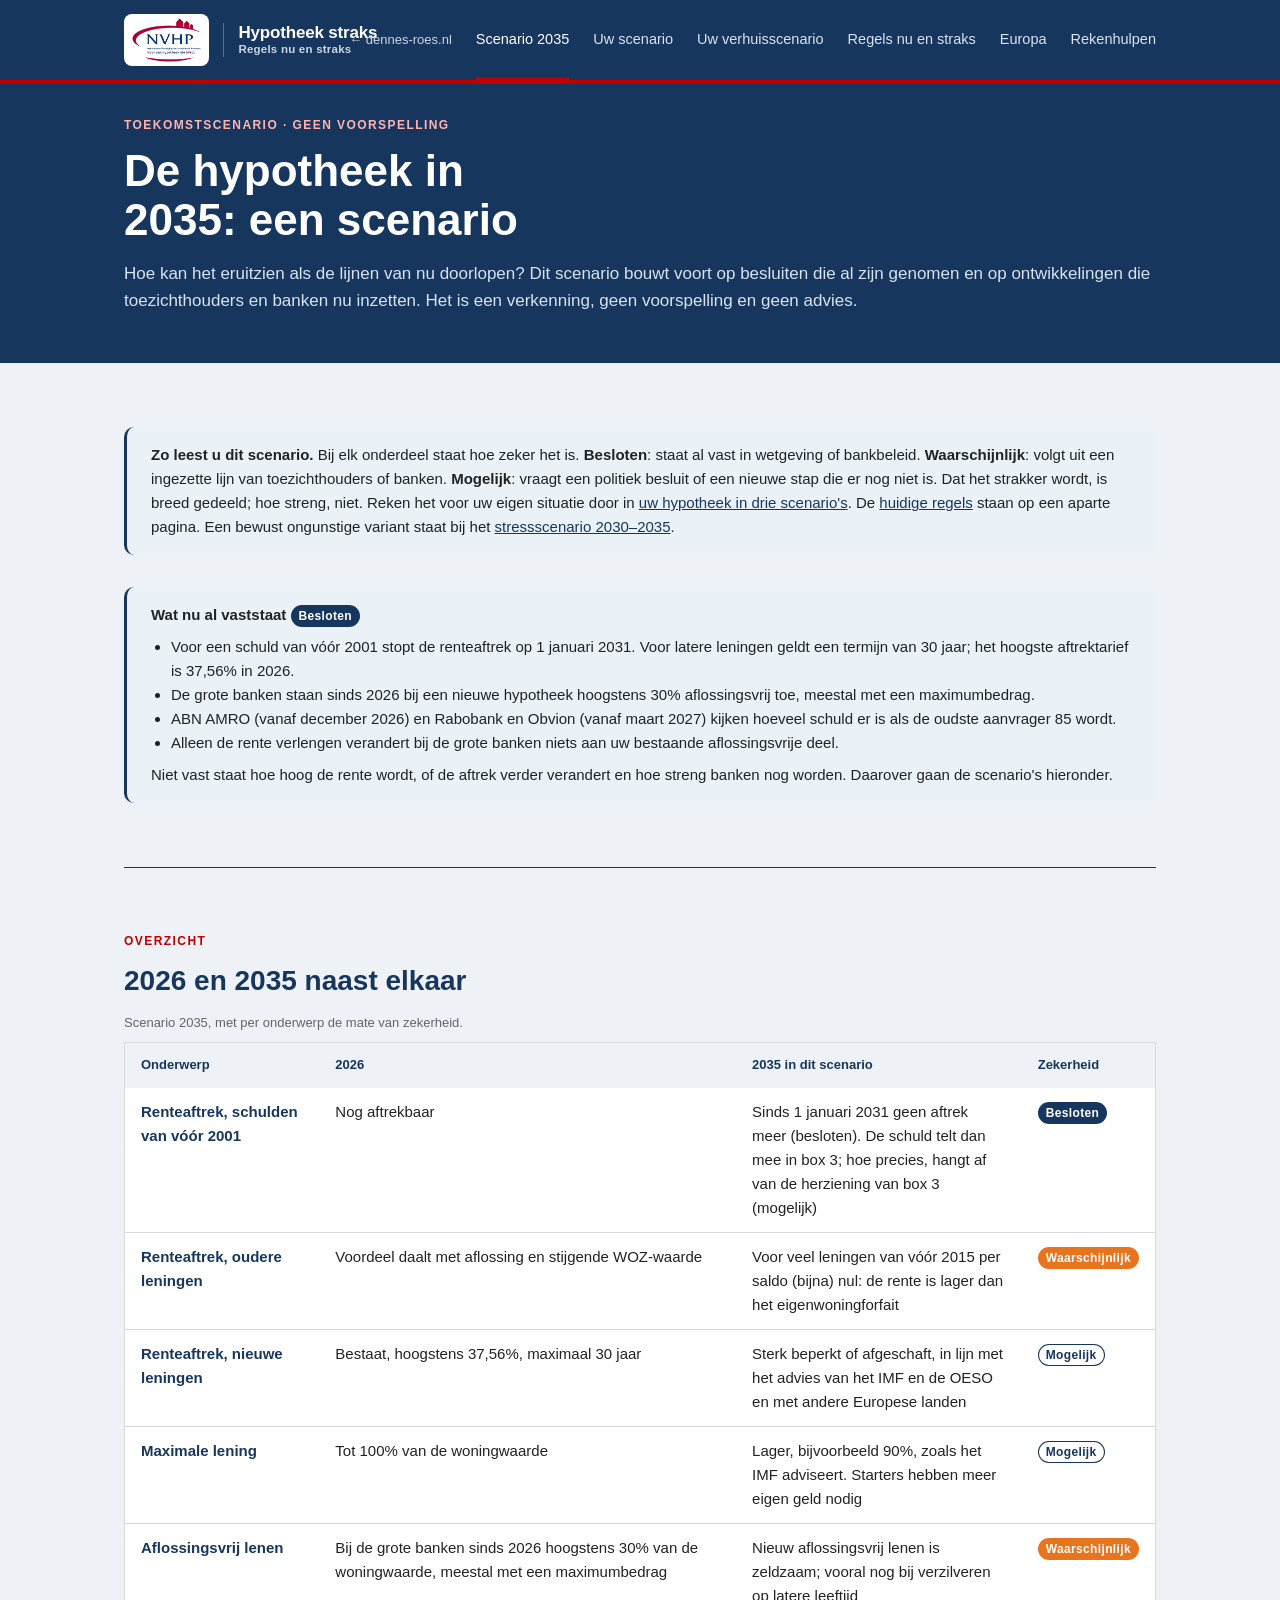
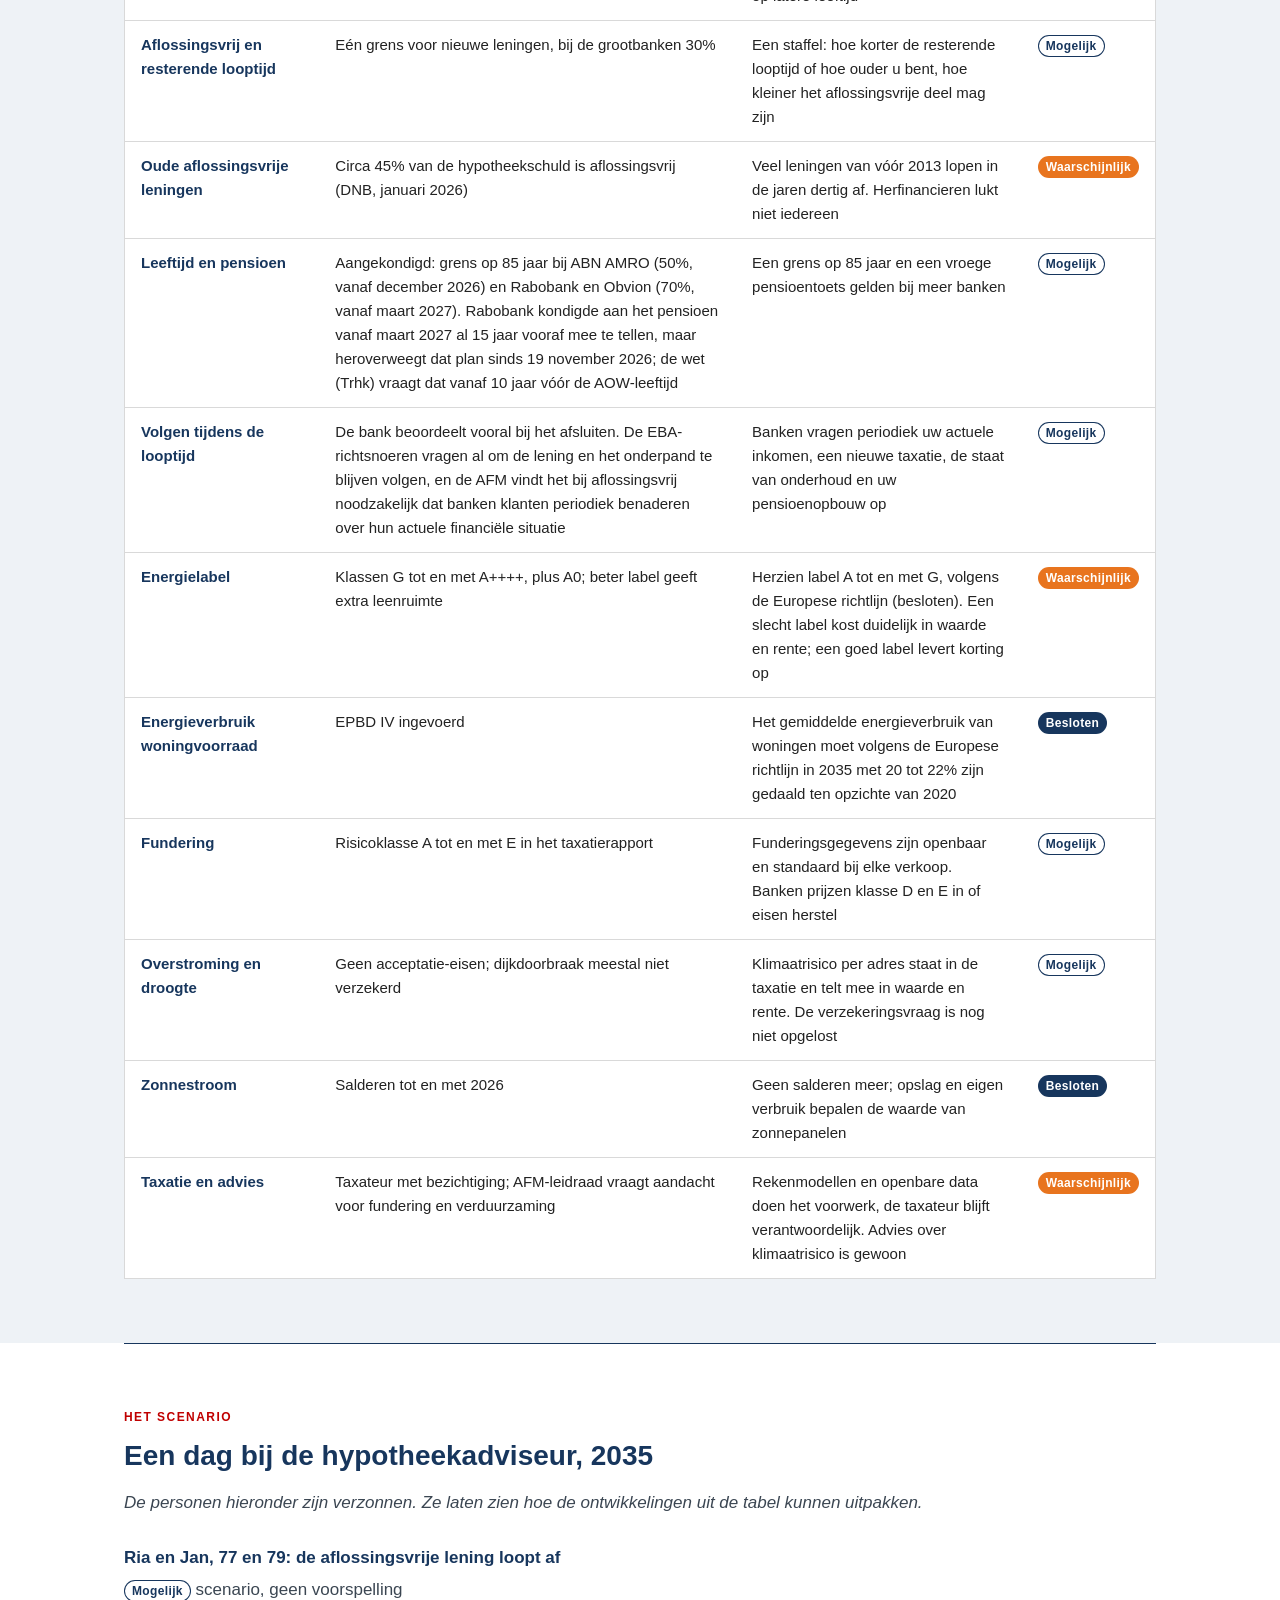
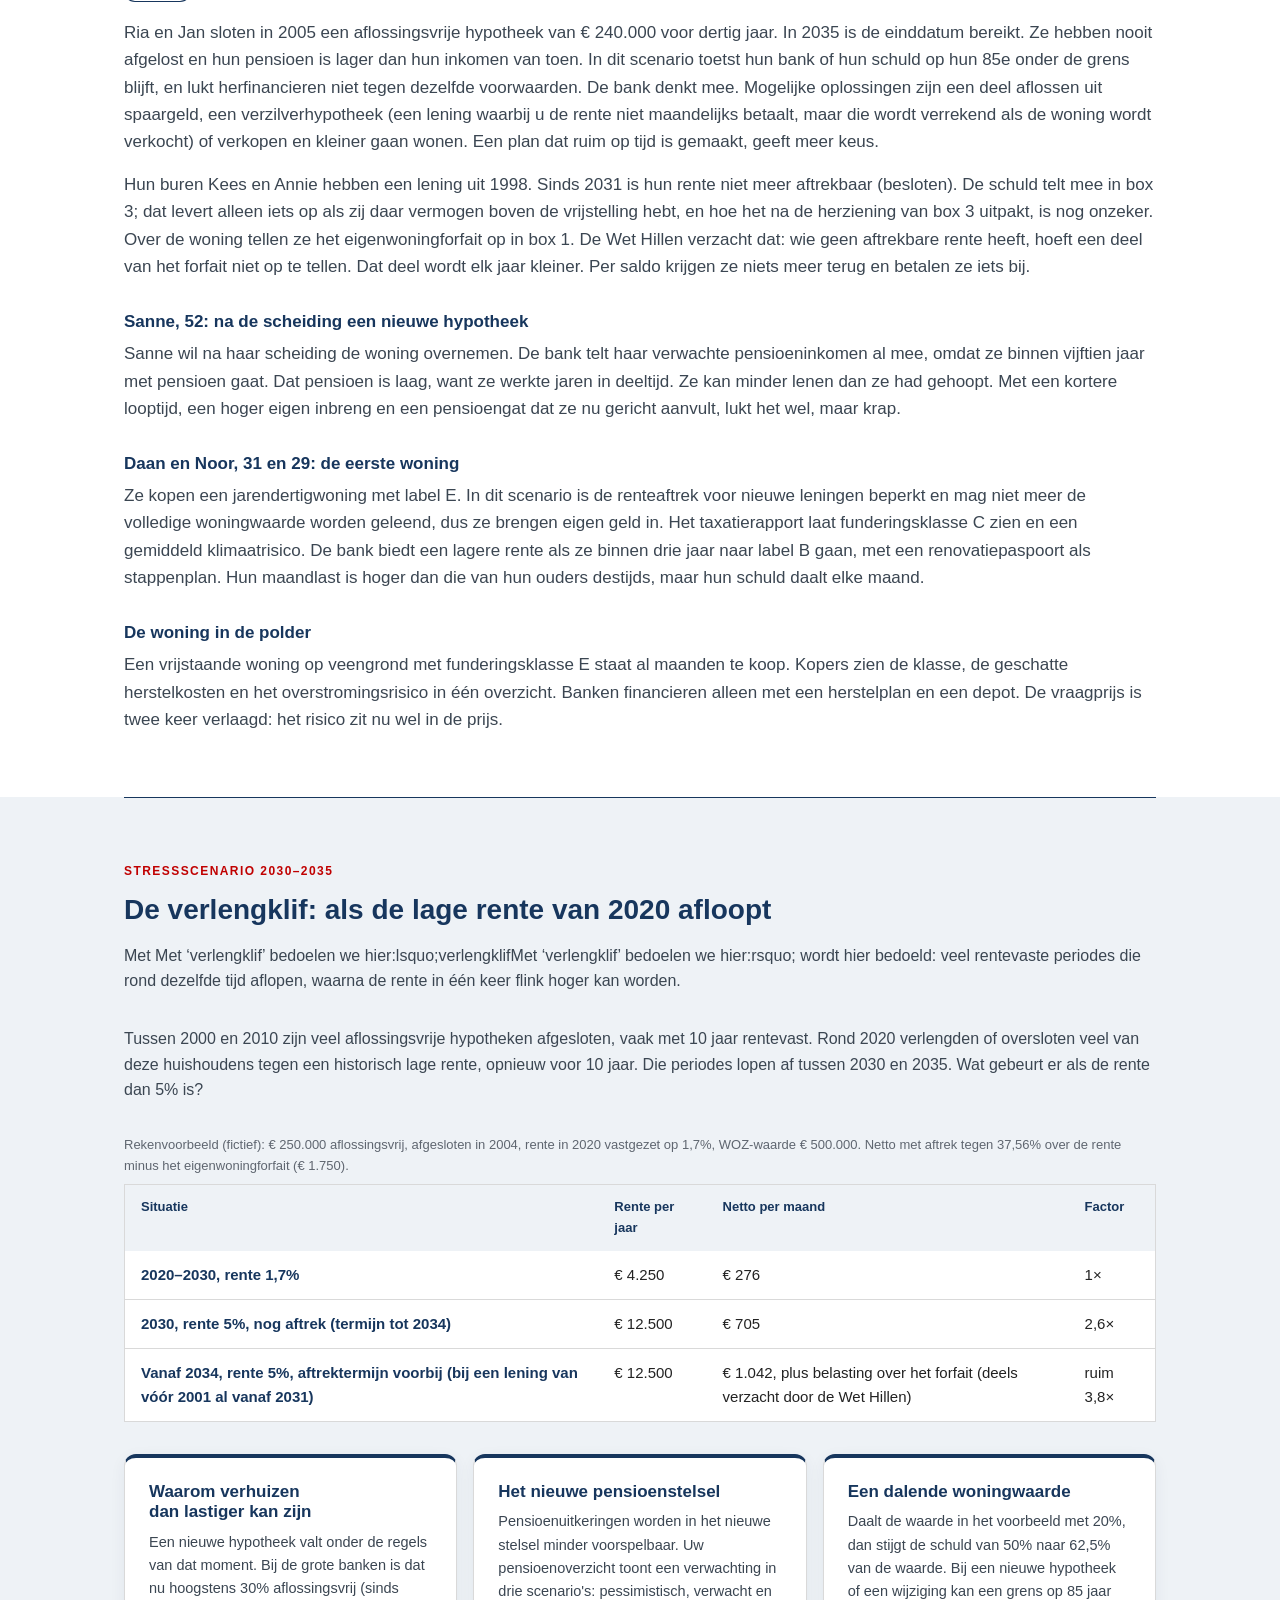
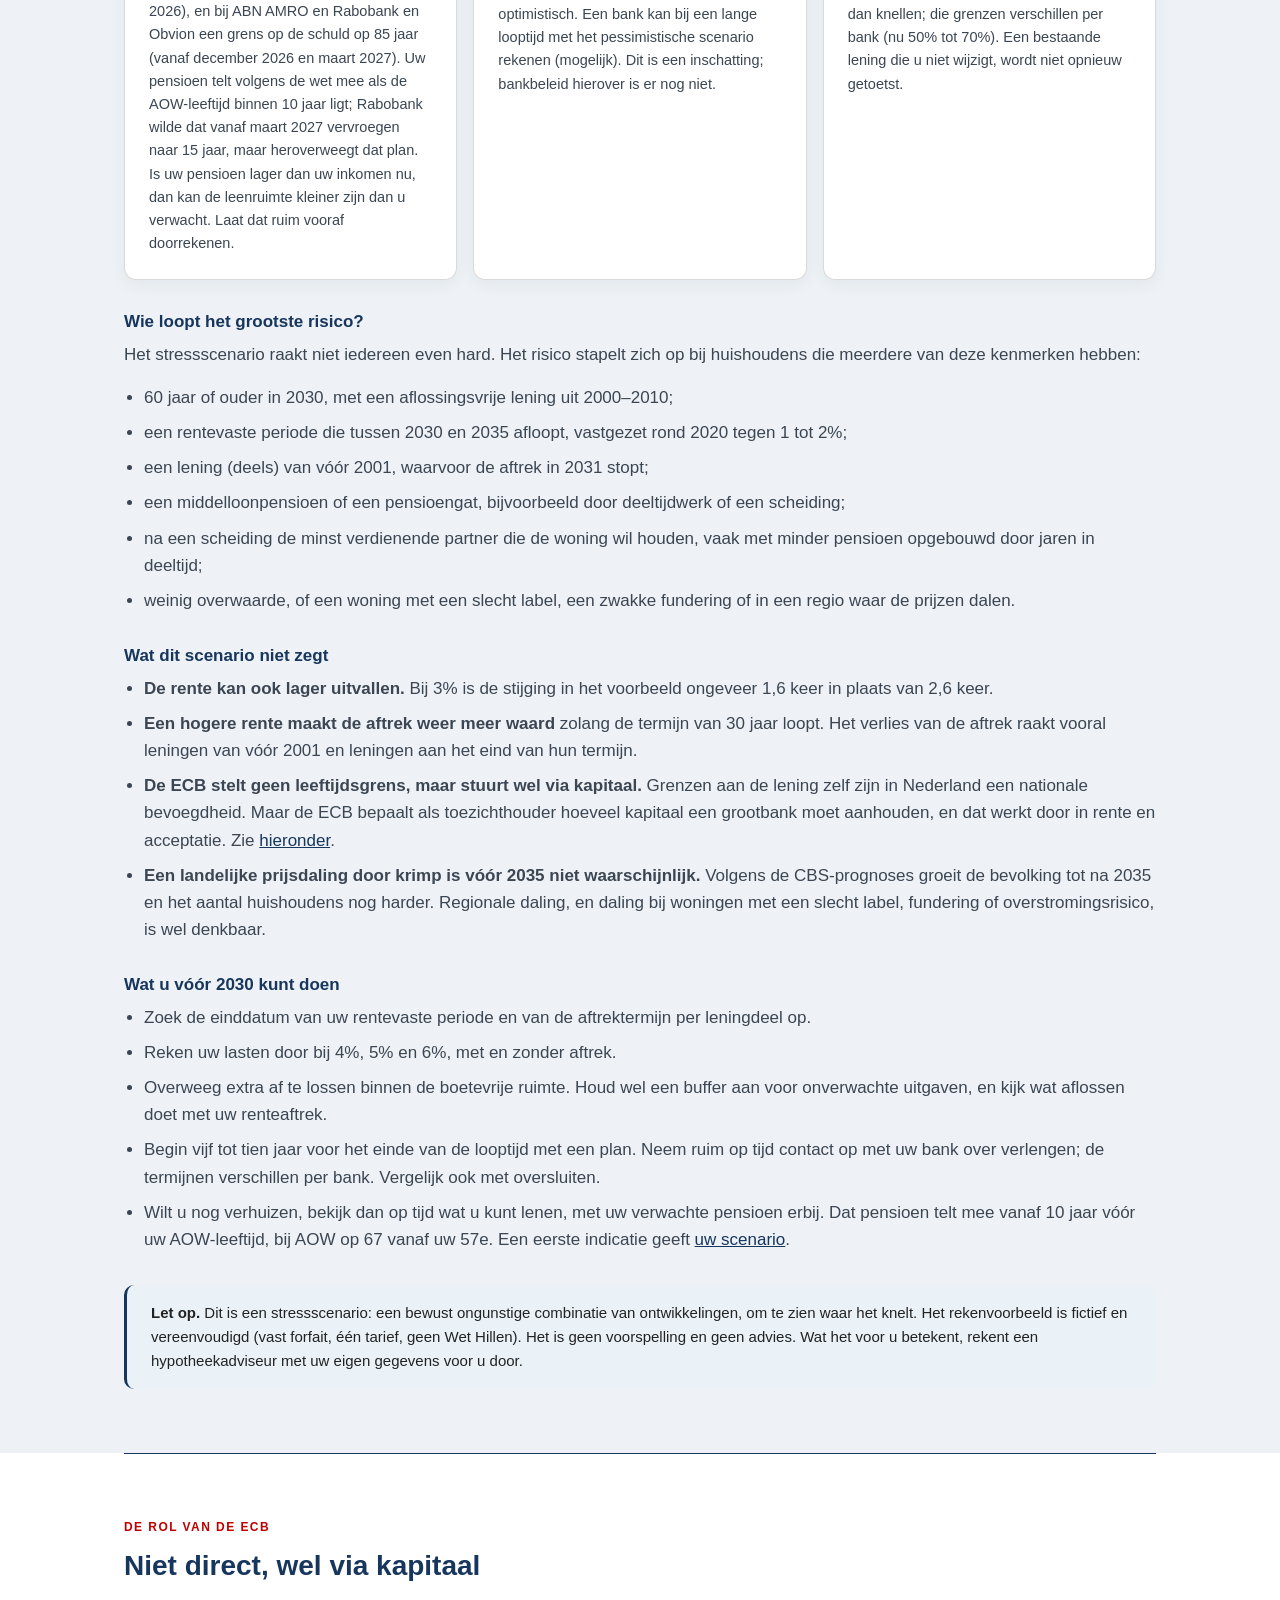
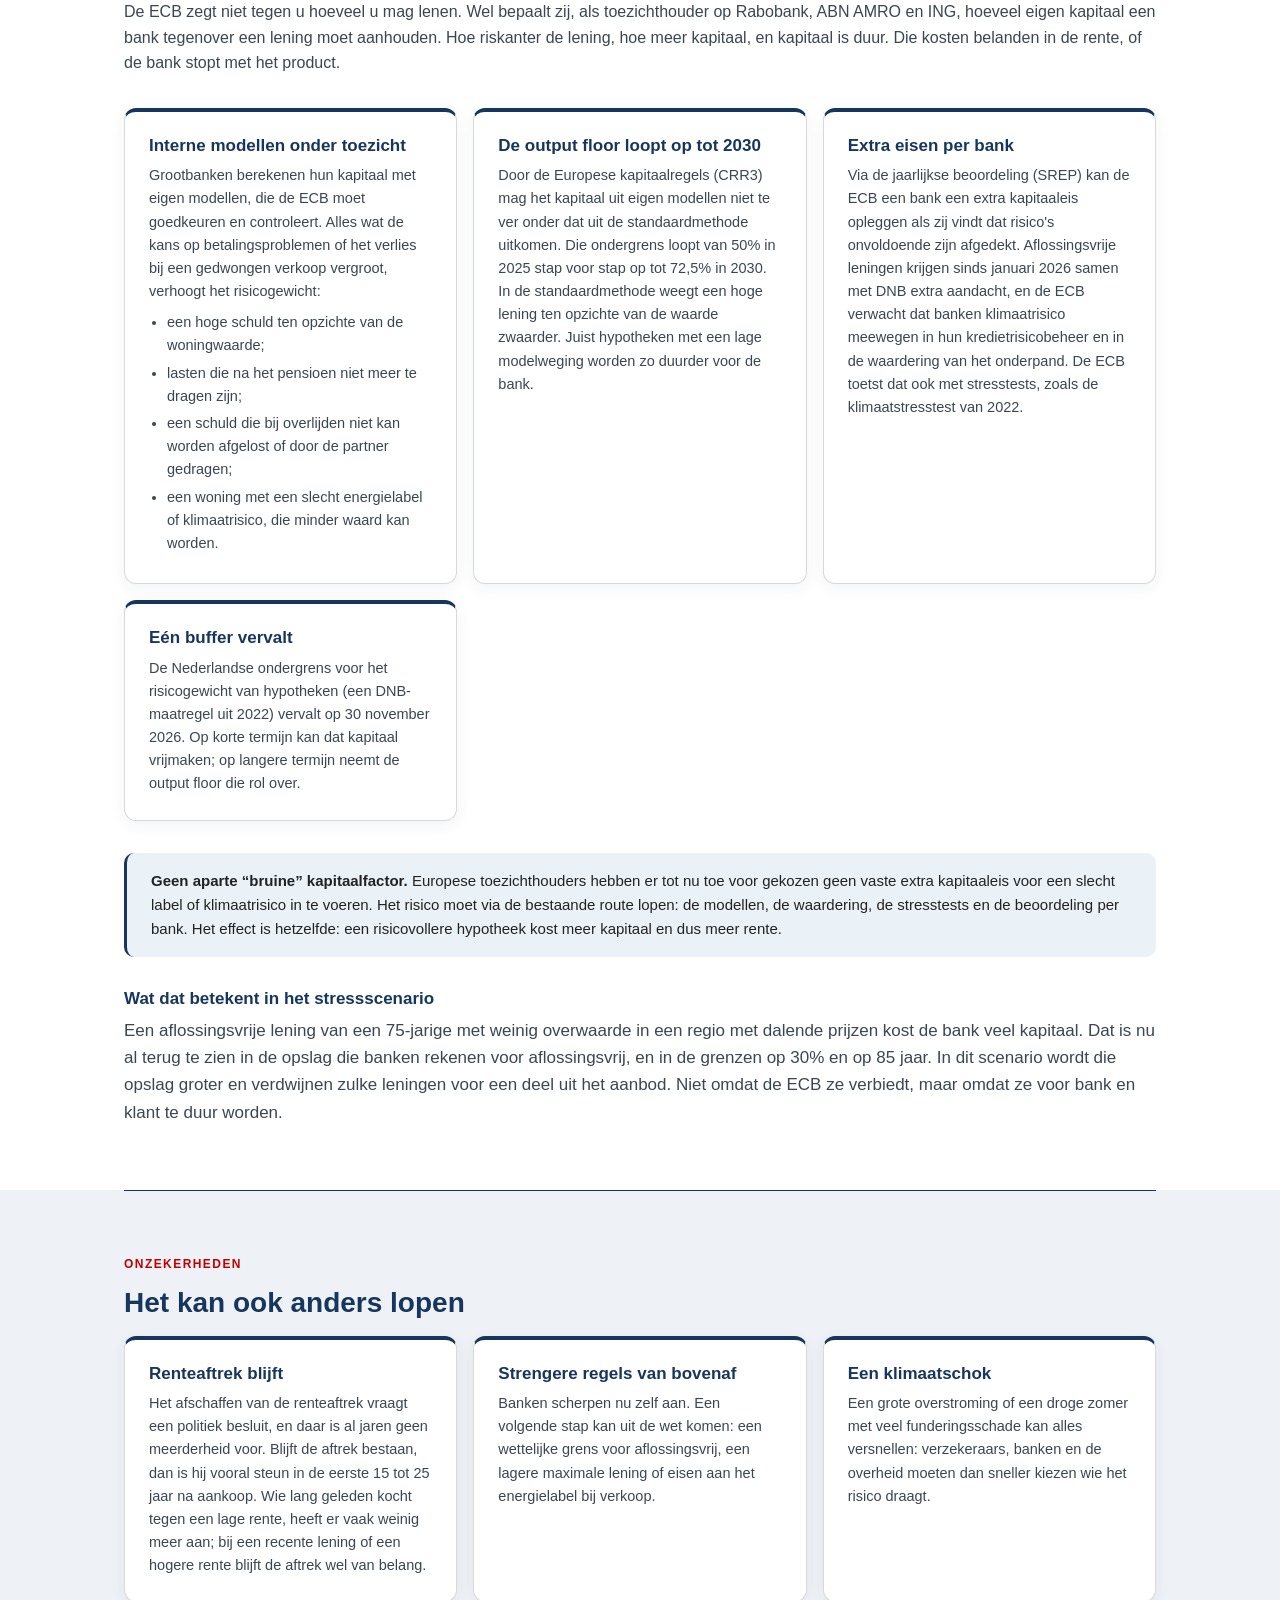
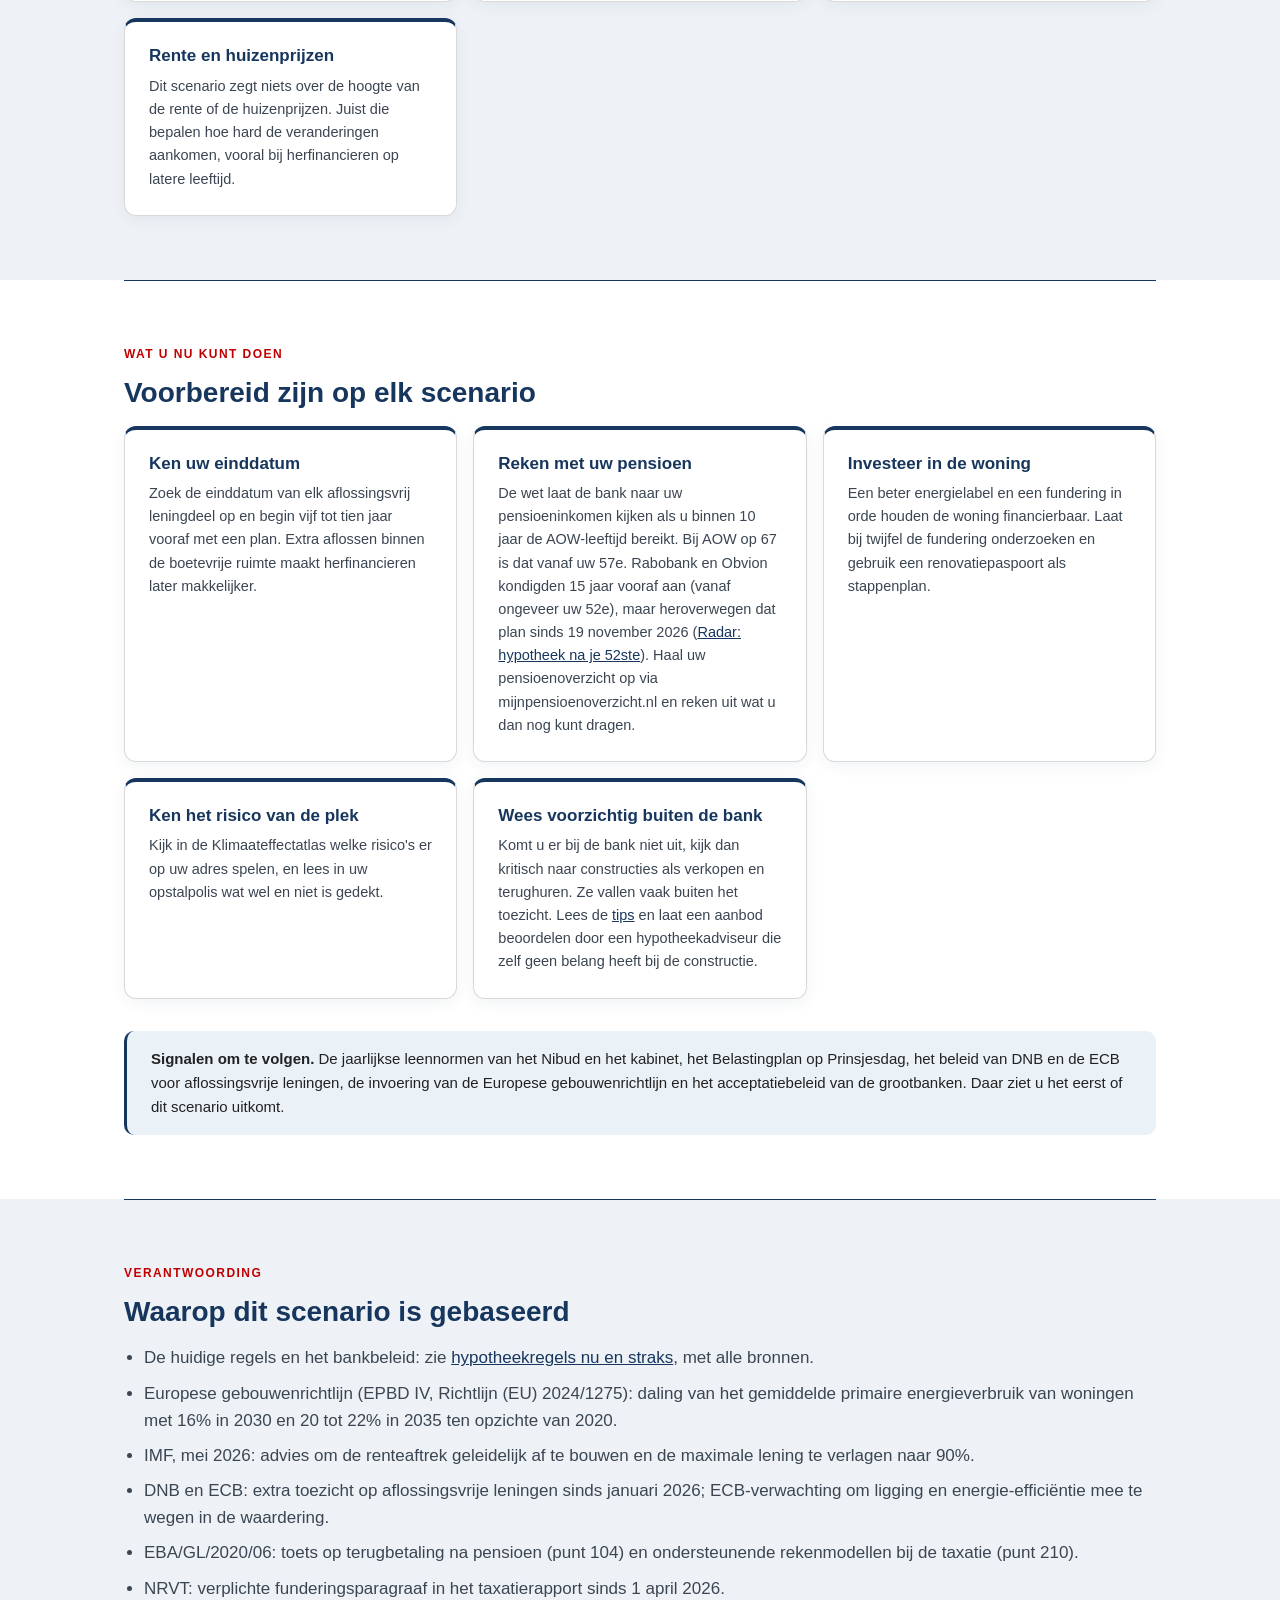
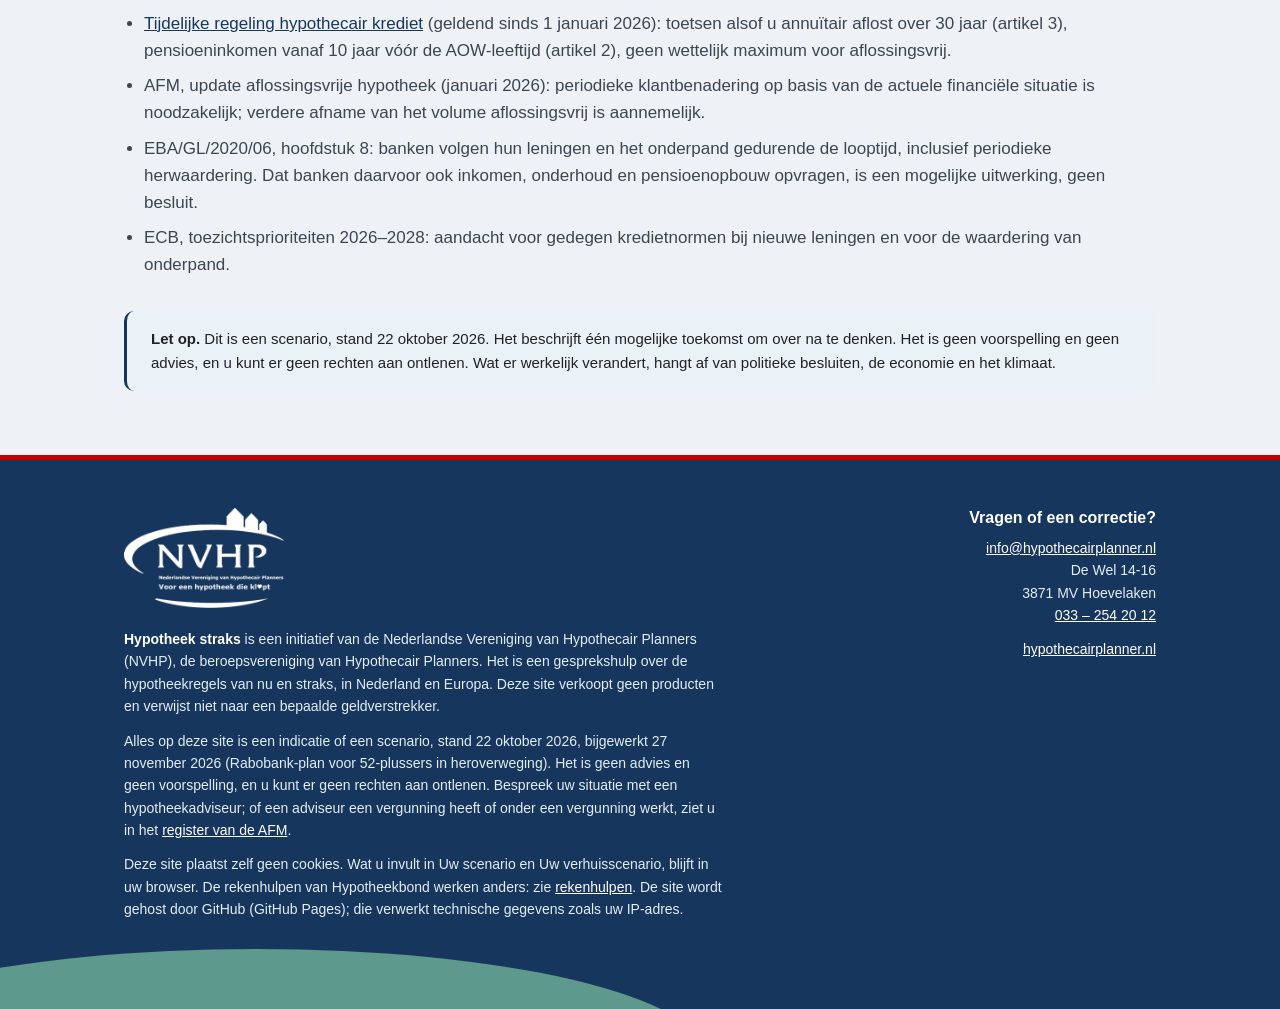
<file: hypotheek-straks/index.html>
<!DOCTYPE html>
<html lang="nl">
<head>
<meta charset="utf-8">
<meta name="viewport" content="width=device-width, initial-scale=1">
<title>De hypotheek in 2035: een scenario — Hypotheek straks</title>
<meta name="description" content="Scenario 2035: renteaftrek, aflossingsvrij, grens op 85 jaar, energielabel, fundering en klimaatrisico. Per onderwerp hoe zeker het is. Geen voorspelling.">
<meta name="robots" content="index, follow, max-image-preview:large, max-snippet:-1, max-video-preview:-1">
<link rel="canonical" href="https://dennes-roes.nl/hypotheek-straks/">
<link rel="icon" type="image/svg+xml" href="favicon.svg">
<link rel="icon" type="image/png" sizes="32x32" href="favicon-32.png">
<link rel="apple-touch-icon" href="apple-touch-icon.png">
<meta name="theme-color" content="#234765">
<meta property="og:type" content="article">
<meta property="og:locale" content="nl_NL">
<meta property="og:site_name" content="Hypotheek straks">
<meta property="og:title" content="De hypotheek in 2035: een scenario — Hypotheek straks">
<meta property="og:description" content="Scenario 2035: renteaftrek, aflossingsvrij, grens op 85 jaar, energielabel, fundering en klimaatrisico. Per onderwerp hoe zeker het is. Geen voorspelling.">
<meta property="og:url" content="https://dennes-roes.nl/hypotheek-straks/">
<meta property="og:image" content="https://dennes-roes.nl/hypotheek-straks/og-hypotheek-straks.jpg">
<meta property="og:image:alt" content="Hypotheek straks: kan ik straks nog doorstromen of mijn hypotheek verlengen? Gesprekshulp, indicatie, geen advies">
<meta name="twitter:card" content="summary_large_image">
<meta name="twitter:title" content="De hypotheek in 2035: een scenario — Hypotheek straks">
<meta name="twitter:description" content="Scenario 2035: renteaftrek, aflossingsvrij, grens op 85 jaar, energielabel, fundering en klimaatrisico. Per onderwerp hoe zeker het is. Geen voorspelling.">
<meta name="twitter:image" content="https://dennes-roes.nl/hypotheek-straks/og-hypotheek-straks.jpg">
<meta name="language" content="nl-NL">
<style>
/* Hypotheek straks — stijl
   Eén laag: alles lijnt uit op de kolom van .wrap en op een vaste maatschaal (4, 8, 12, 16, 24, 32, 48, 64). */

:root{
  /* NVHP-huisstijl: navy, lichtblauwe vlakken, groen en rood alleen als accent zonder tekst */
  --primary:#234765; --primary-l:#2f5f86; --ink:#1d2329; --accent:#80c7a4; --rood:#b00038;
  --bg:#f4f9fc; --tint:#eef8fd; --surface:#fff; --text:#2b3038; --text-l:#4b525c; --muted:#5f6870;
  --line:#d4e3ec; --rule:#234765; --focus:#2f5f86; --navy:#234765;
  --kolom:1080px; --rand:24px; --maat:none; --kop-h:80px; --kop-totaal:var(--kop-h);
}
*{box-sizing:border-box;margin:0;padding:0}
html{scroll-behavior:smooth;-webkit-text-size-adjust:100%}
/* De kop blijft bovenaan staan; een anker moet daar onderuit komen. */
/* Ankers en toetsenbordfocus komen onder de vaste kop uit, ook op mobiel. */
html{scroll-padding-top:calc(var(--kop-totaal) + 16px)}
:target,section[id],div[id].card,div[id].tool{scroll-margin-top:calc(var(--kop-totaal) + 16px)}
@media (prefers-reduced-motion:reduce){
  html{scroll-behavior:auto}
  *{transition:none!important;animation:none!important}
}
body{font-family:Inter,-apple-system,BlinkMacSystemFont,'Segoe UI',Roboto,'Helvetica Neue',Arial,sans-serif;
  color:var(--text);background:var(--surface);line-height:1.6;font-size:16px;-webkit-font-smoothing:antialiased}
.wrap{max-width:var(--kolom);margin:0 auto;padding:0 var(--rand)}
a{color:var(--primary)}
img{max-width:100%}
b,strong{font-weight:700}

/* zichtbare focus voor toetsenbordgebruik */
a:focus-visible,button:focus-visible,input:focus-visible,select:focus-visible,textarea:focus-visible,
summary:focus-visible,[tabindex]:focus-visible{outline:3px solid var(--focus);outline-offset:2px}

.skip{position:absolute;left:-9999px;top:0;background:#fff;color:var(--primary);padding:12px 16px;z-index:300;font-weight:700}
.skip:focus{left:0}
.visually-hidden{position:absolute;width:1px;height:1px;overflow:hidden;clip:rect(0 0 0 0);white-space:nowrap}

/* ---- typografie ---- */
h1,h2,h3{color:var(--ink);letter-spacing:-.02em;line-height:1.2;text-wrap:balance}
h1{font-size:40px;font-weight:800;letter-spacing:-.03em;line-height:1.1}
h2{font-size:28px;font-weight:800;margin-bottom:16px}
h3{font-size:17px;font-weight:700;margin-bottom:8px}
.eyebrow{font-size:12px;letter-spacing:.1em;text-transform:uppercase;color:var(--primary);font-weight:700;margin-bottom:12px}
.sub{font-size:16px;color:var(--text-l);max-width:var(--maat);margin-bottom:32px}
.prose{max-width:var(--maat)}
.prose p{margin-bottom:16px;color:var(--text-l)}
.prose ul,.prose ol{margin:0 0 16px 20px;color:var(--text-l)}
.prose li{margin-bottom:8px}
.prose h3{margin-top:32px}
.prose > :first-child{margin-top:0}
.prose > :last-child{margin-bottom:0}
.hint{font-size:13px;color:var(--muted);margin-top:4px}

/* ---- knoppen ---- */
.btn{display:inline-flex;align-items:center;justify-content:center;gap:8px;min-height:44px;padding:10px 20px;
  background:var(--primary);color:#fff!important;border:1px solid var(--primary);border-radius:2px;
  font-family:inherit;font-size:14px;font-weight:600;line-height:1.3;text-align:center;text-decoration:none;cursor:pointer}
.btn:hover{background:var(--primary-l);border-color:var(--primary-l)}
.btn.ghost{background:#fff;color:var(--ink)!important;border-color:var(--rule)}
.btn.ghost:hover{background:var(--bg)}
.btn[disabled]{opacity:.55;cursor:default}
.hero-cta{display:flex;flex-wrap:wrap;gap:12px}

/* ---- kop van de site ---- */
.site-kop{position:sticky;top:0;z-index:50;background:rgba(255,255,255,.97);border-bottom:1px solid var(--line)}
.site-kop .wrap{display:flex;align-items:center;justify-content:space-between;gap:24px;min-height:var(--kop-h)}
.logo{display:flex;align-items:center;gap:14px;color:var(--ink);text-decoration:none;white-space:nowrap}
.logo img{display:block;height:56px;width:auto}
.logo-naam{font-weight:800;font-size:17px;letter-spacing:-.01em;color:var(--primary);line-height:1.2;
  padding-left:14px;border-left:1px solid var(--line)}
.logo-naam small{display:block;font-size:11.5px;font-weight:600;letter-spacing:.02em;color:var(--muted)}
.site-nav{display:flex;gap:24px}
.site-nav a{display:flex;align-items:center;min-height:var(--kop-h);color:var(--text);text-decoration:none;
  font-size:14.5px;font-weight:500;white-space:nowrap;box-shadow:inset 0 -2px 0 transparent}
.site-nav a:hover{color:var(--primary)}
.site-nav a[aria-current="page"]{color:var(--primary);box-shadow:inset 0 -2px 0 var(--primary)}
@media (max-width:980px){
  :root{--kop-h:52px;--kop-totaal:108px}
  .site-kop .wrap{flex-direction:column;align-items:stretch;gap:0;padding-top:12px}
  .logo img{height:40px}
  .logo-naam{font-size:15px}
  /* Op een smal scherm één regel die opzij schuift, zodat de kop laag blijft. */
  .site-nav{position:relative;gap:20px;overflow-x:auto;scrollbar-width:none;margin:0 calc(-1 * var(--rand));padding:0 48px 0 var(--rand);
    -webkit-mask-image:linear-gradient(90deg,#000 85%,transparent);mask-image:linear-gradient(90deg,#000 85%,transparent)}
  .site-nav::-webkit-scrollbar{display:none}
  .site-nav a{min-height:44px;font-size:14px}
}

/* ---- paginakop ---- */
header.pagehead{border-bottom:1px solid var(--rule);padding:32px 0 48px}
header.pagehead h1{max-width:24ch;margin-bottom:16px}
header.pagehead p{color:var(--text-l);font-size:17px;max-width:var(--maat)}
header.pagehead .crumbs{font-size:13px;color:var(--muted);margin-bottom:24px}
.crumbs a{color:var(--primary);text-decoration:none}
.crumbs a:hover{text-decoration:underline}

/* ---- secties: wit, gescheiden door een donkere lijn binnen de kolom ---- */
section{padding:64px 0}
main > section + section{padding-top:0}
main > section + section > .wrap::before{content:"";display:block;border-top:1px solid var(--rule);margin-bottom:64px}
/* Vaste afstand tussen de blokken in een sectie, in plaats van losse marges per blok. */
.wrap > :is(.note,.prose,.tabelwrap,.cards,.tool,.hero-cta,.sk-agenda) + :is(.note,.prose,.tabelwrap,.cards,.tool,.hero-cta,p,h3){margin-top:32px}
.wrap > .tool + .tool{margin-top:16px}

/* ---- kaarten: een raster met vaste tussenruimte; een losse laatste kaart laat geen leeg vak achter ---- */
.cards{display:grid;grid-template-columns:repeat(auto-fill,minmax(300px,1fr));gap:16px}
.card{background:#fff;border:1px solid var(--line);border-top:3px solid var(--primary);padding:24px}
.card h3{margin-bottom:8px}
.card p,.card ul{font-size:14.5px;color:var(--text-l)}
.card p + p{margin-top:8px}
.card ul{margin:8px 0 0 18px}
.card li{margin-bottom:4px}
.card :is(p,ul) .zeker{vertical-align:1px}
.card .zeker-rij{margin:0 0 12px}

/* ---- opvallend blok ---- */
.note.vast{margin-top:16px}
.note.vast ul{margin:8px 0 8px 20px}
.note{background:var(--tint);border-left:3px solid var(--primary);padding:16px 24px;font-size:15px;color:var(--text);
  max-width:none}
.note p + p{margin-top:8px}

/* ---- tabellen ---- */
.tabelwrap{overflow-x:auto;-webkit-overflow-scrolling:touch}
.tbl{width:100%;border-collapse:collapse;font-size:15px;background:#fff;border:1px solid var(--line)}
.tbl caption{text-align:left;font-size:13px;color:var(--muted);padding:0 0 8px}
.tbl th,.tbl td{padding:12px 16px;border-bottom:1px solid var(--line);vertical-align:top;text-align:left}
.tbl thead th{background:var(--bg);color:var(--ink);font-size:13px;font-weight:700;border-bottom-color:var(--rule)}
.tbl tbody th{font-weight:600;color:var(--ink)}
.tbl tr:last-child td,.tbl tr:last-child th{border-bottom:none}
.tbl td.num{white-space:nowrap;font-variant-numeric:tabular-nums}
.tbl td.groep{background:var(--primary);color:#fff;font-weight:700;font-size:12px;letter-spacing:.06em;
  text-transform:uppercase;padding:8px 16px}
.regels tbody th{background:#fff;font-size:15px;min-width:180px}
@media (max-width:620px){
  .tabelwrap .tbl{min-width:480px}
  .tabelwrap .tbl th,.tabelwrap .tbl td{padding:10px 12px;font-size:14.5px}
  /* De regeltabel wordt op een smal scherm een lijst per onderwerp. */
  .tabelwrap .tbl.regels{min-width:0}
  .regels thead{display:none}
  .regels tr{display:block;border-bottom:1px solid var(--line)}
  .regels tbody th,.regels td{display:block;border:0;padding:4px 16px}
  .tabelwrap .regels tbody th{padding-top:16px;font-size:16px}
  .regels td:last-child{padding-bottom:16px}
  .regels td[data-label]::before{content:attr(data-label);display:block;font-size:11.5px;font-weight:700;
    letter-spacing:.05em;text-transform:uppercase;color:var(--muted)}
  .tabelwrap .regels td.groep{padding:8px 16px}
}

/* ---- zekerheidslabels ---- */
.zeker{display:inline-block;font-size:12px;font-weight:700;letter-spacing:.03em;line-height:1.5;padding:2px 8px;
  border-radius:2px;white-space:nowrap}
.zeker.b{background:var(--ink);color:#fff}
.zeker.w{background:#3e6f96;color:#fff}
.zeker.m{background:#fff;color:var(--ink);box-shadow:inset 0 0 0 1px var(--rule)}

/* ---- formulieren ---- */
.field{margin-bottom:16px}
label{display:block;font-size:14px;font-weight:600;color:var(--ink);margin-bottom:4px}
input,textarea,select{width:100%;min-height:42px;padding:8px 12px;border:1px solid #9aa3ae;border-radius:2px;
  font-family:inherit;font-size:15px;color:var(--text);background:#fff}
input:focus,textarea:focus,select:focus{border-color:var(--primary)}
input[type=checkbox],input[type=radio]{width:auto;min-height:0;padding:0;accent-color:var(--primary)}

/* ---- rekenhulpen van Hypotheekbond ---- */
.tool{background:#fff;border:1px solid var(--line);border-top:3px solid var(--primary);padding:24px}
.tool h3{margin-bottom:4px}
.tool > p{font-size:15px;color:var(--text-l);margin-bottom:16px;max-width:var(--maat)}
.tool iframe{display:block;width:100%;min-height:820px;border:0}
.tool-laden{background:var(--bg);padding:16px 24px 24px}
.tool-uitleg{font-size:14px;color:var(--text-l);margin-bottom:16px;max-width:var(--maat)}
@media (max-width:700px){
  .tool{padding:20px 16px}
  .tool-laden{padding:16px}
  .tool iframe{min-height:900px}
}

/* ---- scenariokiezer ---- */
.sk-raster{display:grid;grid-template-columns:300px minmax(0,1fr);gap:32px;align-items:start}
.sk-invoer{border:1px solid var(--line);border-top:3px solid var(--primary);padding:24px;background:var(--bg);
  position:sticky;top:calc(var(--kop-h) + 24px)}
.sk-invoer h2,.sk-titel{font-size:20px;margin-bottom:16px}
/* De titel boven de uitkomst staat op dezelfde hoogte als "Uw situatie" in het invoerblok. */
.sk-titel{padding-top:27px}
.sk-invoer .field{margin-bottom:12px}
.sk-invoer h3{font-size:15px;margin:20px 0 4px;padding-top:16px;border-top:1px solid var(--line)}
.sk-invoer h3 + .hint{margin:0 0 12px}
/* Drie kaarten met dezelfde rijen; subgrid houdt elke rij in de drie kaarten op gelijke hoogte. */
.sk-uitkomst{display:grid;grid-template-columns:repeat(3,minmax(0,1fr));column-gap:16px}
.sk-kaart{display:grid;grid-row:span 15;grid-template-rows:subgrid;row-gap:0;border:1px solid var(--line);
  border-top:3px solid var(--line);padding:0 20px 20px;background:#fff;min-width:0}
.sk-kaart.gekozen{background:var(--tint);border-color:#b9cbe3;border-top-color:var(--primary)}
.sk-lijst{display:contents}
.sk-kop{padding:20px 0 4px}
.sk-kop .zeker{font-size:14px;padding:4px 12px}
.sk-groep{font-size:11.5px;font-weight:700;letter-spacing:.06em;text-transform:uppercase;color:var(--primary);
  padding:16px 0 6px;border-bottom:1px solid var(--rule);align-self:end}
.sk-rij{padding:8px 0;border-bottom:1px solid var(--line)}
.sk-rij dt{font-size:12.5px;color:var(--muted);line-height:1.4}
.sk-rij dd{font-size:15px;color:var(--ink);font-weight:600;line-height:1.35;font-variant-numeric:tabular-nums}
.sk-rij.groot dd{font-size:24px;font-weight:800;letter-spacing:-.02em}
.sk-rij small{font-size:12.5px;font-weight:600;color:var(--text-l);margin-left:4px;letter-spacing:0}
.sk-signalen{margin:8px 0 16px 18px;font-size:13.5px;color:var(--text)}
.sk-signalen li{margin-bottom:8px}
.sk-kaart .btn{width:100%;align-self:end}
@supports not (grid-template-rows:subgrid){ .sk-kaart{display:flex;flex-direction:column} .sk-groep{align-self:stretch} .sk-kaart .btn{margin-top:auto;align-self:stretch} }
.sk-acties{display:flex;flex-wrap:wrap;gap:12px;align-items:center;margin-top:16px}
.sk-acties .hint{margin:0}
.sk-agenda{margin-top:32px;border:1px solid var(--line);border-top:3px solid var(--primary);padding:24px}
.sk-agenda h2{font-size:22px}
.sk-agenda ol{margin:0 0 0 20px;max-width:var(--maat)}
.sk-agenda li{margin-bottom:8px;font-size:15px}
.sk-agenda .hero-cta{margin-top:24px}
.sk-naar{display:none;margin-top:8px}
@media (max-width:1100px){
  .sk-uitkomst{grid-template-columns:1fr;row-gap:16px}
  .sk-kaart{display:flex;flex-direction:column}
  .sk-groep{align-self:stretch}
  .sk-kaart .btn{width:auto;align-self:flex-start;margin-top:8px}
}
@media (max-width:860px){
  .sk-raster{grid-template-columns:1fr}
  .sk-invoer{position:static}
  .sk-titel{padding-top:0}
  .sk-naar{display:block}
}
@media print{ .sk-invoer,.sk-kaart .btn,.sk-acties{display:none} }

/* ---- voet ---- */
.site-voet{position:relative;overflow:hidden;background:var(--navy);color:#e3edf4;padding:48px 0 88px;font-size:14px}
.site-voet::after{content:"";position:absolute;left:-15%;bottom:-150px;width:70%;height:210px;border-radius:50%;
  background:#6aab95;opacity:.85;pointer-events:none}
.site-voet .wrap{position:relative;z-index:1}
.voet-raster{display:grid;grid-template-columns:minmax(0,1.6fr) minmax(0,1fr);gap:32px 56px}
.voet-logo{display:block;width:160px;height:auto;margin-bottom:20px}
.site-voet a{color:#fff}
.site-voet p{margin-bottom:12px;max-width:var(--maat)}
.site-voet p:last-child{margin-bottom:0}
.site-voet b{color:#fff}
.site-voet h2{font-size:16px;font-weight:700;color:#fff;letter-spacing:0;margin:0 0 10px}
.voet-contact{text-align:right}
@media (max-width:780px){ .voet-raster{grid-template-columns:1fr} .voet-contact{text-align:left} }

/* ---- smalle schermen ---- */
@media (max-width:780px){
  :root{--rand:20px}
  h1{font-size:30px}
  h2{font-size:24px}
  header.pagehead{padding:24px 0 40px}
  header.pagehead p{font-size:16px}
  header.pagehead .crumbs{margin-bottom:16px}
  section{padding:48px 0}
  main > section + section > .wrap::before{margin-bottom:48px}
  .cards{grid-template-columns:1fr}
  .card,.sk-invoer,.sk-agenda{padding:20px}
}

@media print{
  .site-kop,.hero-cta,.skip{display:none}
  body{font-size:11pt}
  a{color:var(--text);text-decoration:none}
  section{padding:24px 0}
  main > section + section > .wrap::before{margin-bottom:24px}
}
</style>
<script type="application/ld+json">{
 "@context": "https://schema.org",
 "@graph": [
  {
   "@type": "WebSite",
   "@id": "https://dennes-roes.nl/hypotheek-straks/#website",
   "url": "https://dennes-roes.nl/hypotheek-straks/",
   "name": "Kan ik straks nog doorstromen of mijn hypotheek verlengen?",
   "inLanguage": "nl",
   "publisher": {
    "@id": "https://dennes-roes.nl/hypotheek-straks/#site"
   },
   "isPartOf": {
    "@type": "WebSite",
    "@id": "https://dennes-roes.nl/#website",
    "name": "ECB-beleid hypotheken gewijzigd",
    "url": "https://dennes-roes.nl/"
   }
  },
  {
   "@type": "Organization",
   "@id": "https://dennes-roes.nl/hypotheek-straks/#site",
   "name": "Nederlandse Vereniging van Hypothecair Planners (NVHP)",
   "alternateName": "NVHP",
   "url": "https://www.hypothecairplanner.nl/",
   "email": "info@hypothecairplanner.nl",
   "telephone": "+31332542012",
   "address": {
    "@type": "PostalAddress",
    "streetAddress": "De Wel 14-16",
    "postalCode": "3871 MV",
    "addressLocality": "Hoevelaken",
    "addressCountry": "NL"
   }
  },
  {
   "@type": "WebPage",
   "@id": "https://dennes-roes.nl/hypotheek-straks/#pagina",
   "url": "https://dennes-roes.nl/hypotheek-straks/",
   "name": "De hypotheek in 2035: een scenario — Hypotheek straks",
   "description": "Scenario 2035: renteaftrek, aflossingsvrij, grens op 85 jaar, energielabel, fundering en klimaatrisico. Per onderwerp hoe zeker het is. Geen voorspelling.",
   "inLanguage": "nl",
   "datePublished": "2026-10-18",
   "dateModified": "2026-11-27",
   "isPartOf": {
    "@id": "https://dennes-roes.nl/hypotheek-straks/#website"
   },
   "publisher": {
    "@id": "https://dennes-roes.nl/hypotheek-straks/#site"
   },
   "breadcrumb": {
    "@type": "BreadcrumbList",
    "itemListElement": [
     {
      "@type": "ListItem",
      "position": 1,
      "name": "ECB-beleid hypotheken gewijzigd",
      "item": "https://dennes-roes.nl/"
     },
     {
      "@type": "ListItem",
      "position": 2,
      "name": "Hypotheek straks",
      "item": "https://dennes-roes.nl/hypotheek-straks/"
     }
    ]
   },
   "image": "https://dennes-roes.nl/hypotheek-straks/og-hypotheek-straks.jpg",
   "primaryImageOfPage": "https://dennes-roes.nl/hypotheek-straks/og-hypotheek-straks.jpg",
   "about": [
    {
     "@type": "Thing",
     "name": "Hypotheekregels nu en straks: doorstromen, verlengen en aflossingsvrij"
    },
    {
     "@type": "Thing",
     "name": "ECB-beleid hypotheken",
     "sameAs": "https://nl.wikipedia.org/wiki/Europese_Centrale_Bank"
    }
   ],
   "audience": {
    "@type": "PeopleAudience",
    "audienceType": "Huiseigenaren met een hypotheek, vooral 50-plussers"
   }
  },
  {
   "@type": "Article",
   "@id": "https://dennes-roes.nl/hypotheek-straks/#artikel",
   "headline": "De hypotheek in 2035: een scenario",
   "description": "Scenario 2035: renteaftrek, aflossingsvrij, grens op 85 jaar, energielabel, fundering en klimaatrisico. Per onderwerp hoe zeker het is. Geen voorspelling.",
   "genre": "Toekomstscenario",
   "inLanguage": "nl",
   "datePublished": "2026-10-18",
   "dateModified": "2026-11-27",
   "author": {
    "@id": "https://dennes-roes.nl/hypotheek-straks/#site"
   },
   "publisher": {
    "@id": "https://dennes-roes.nl/hypotheek-straks/#site"
   },
   "mainEntityOfPage": {
    "@id": "https://dennes-roes.nl/hypotheek-straks/#pagina"
   },
   "image": "https://dennes-roes.nl/hypotheek-straks/og-hypotheek-straks.jpg",
   "about": [
    "Hypotheekrenteaftrek",
    "Aflossingsvrije hypotheek",
    "Hypotheek op latere leeftijd",
    "Energielabel",
    "Funderingsrisico",
    "Klimaatrisico"
   ]
  }
 ]
}</script>
<link rel="stylesheet" href="dennes-design.css">
<meta name="color-scheme" content="only light">
</head>
<body>
<a class="skip" href="#main">Naar de hoofdinhoud</a>
<header class="site-kop">
  <div class="wrap">
    <a href="index.html" class="logo"><img src="nvhp-logo.png" alt="NVHP" width="88" height="56"><span class="logo-naam">Hypotheek straks<small>Regels nu en straks</small></span></a>
    <a class="dr-back" href="../index.html">← dennes-roes.nl</a>
    <nav class="site-nav" aria-label="Hoofdmenu"><a href="index.html" aria-current="page">Scenario 2035</a><a href="mijn-scenario.html">Uw scenario</a><a href="verhuisscenario.html">Uw verhuisscenario</a><a href="regels.html">Regels nu en straks</a><a href="europa.html">Europa</a><a href="rekenhulpen.html">Rekenhulpen</a></nav><script>/* Op een smal scherm schuift het menu naar de actieve pagina. */(function(){var a=document.querySelector(".site-nav [aria-current]");if(a){var n=a.parentNode;if(n.scrollWidth>n.clientWidth)n.scrollLeft=a.offsetLeft-24;}})();</script>
  </div>
</header>

<main id="main">

<header class="pagehead">
  <div class="wrap">
    <div class="eyebrow">Toekomstscenario &middot; geen voorspelling</div>
    <h1>De hypotheek in 2035: een scenario</h1>
    <p>Hoe kan het eruitzien als de lijnen van nu doorlopen? Dit scenario bouwt voort op besluiten die al zijn
       genomen en op ontwikkelingen die toezichthouders en banken nu inzetten. Het is een verkenning, geen
       voorspelling en geen advies.</p>
  </div>
</header>

<section>
  <div class="wrap">
    <div class="note">
      <b>Zo leest u dit scenario.</b> Bij elk onderdeel staat hoe zeker het is.
      <b>Besloten</b>: staat al vast in wetgeving of bankbeleid.
      <b>Waarschijnlijk</b>: volgt uit een ingezette lijn van toezichthouders of banken.
      <b>Mogelijk</b>: vraagt een politiek besluit of een nieuwe stap die er nog niet is. Dat het strakker wordt, is
      breed gedeeld; hoe streng, niet. Reken het voor uw eigen situatie door in
      <a href="mijn-scenario.html">uw hypotheek in drie scenario&#39;s</a>. De
      <a href="regels.html">huidige regels</a> staan op een aparte pagina. Een bewust ongunstige variant staat bij het
      <a href="#stress">stressscenario 2030&ndash;2035</a>.
    </div>
    <div class="note vast">
      <b>Wat nu al vaststaat</b> <span class="zeker b">Besloten</span>
      <ul>
        <li>Voor een schuld van v&oacute;&oacute;r 2001 stopt de renteaftrek op 1 januari 2031. Voor latere leningen geldt
          een termijn van 30 jaar; het hoogste aftrektarief is 37,56% in 2026.</li>
        <li>De grote banken staan sinds 2026 bij een nieuwe hypotheek hoogstens 30% aflossingsvrij toe, meestal met een
          maximumbedrag.</li>
        <li>ABN AMRO (vanaf december 2026) en Rabobank en Obvion (vanaf maart 2027) kijken hoeveel schuld er is als de
          oudste aanvrager 85 wordt.</li>
        <li>Alleen de rente verlengen verandert bij de grote banken niets aan uw bestaande aflossingsvrije deel.</li>
      </ul>
      <p>Niet vast staat hoe hoog de rente wordt, of de aftrek verder verandert en hoe streng banken nog worden.
         Daarover gaan de scenario&#39;s hieronder.</p>
    </div>
  </div>
</section>

<section id="overzicht">
  <div class="wrap">
    <div class="eyebrow">Overzicht</div>
    <h2>2026 en 2035 naast elkaar</h2>
    <div class="tabelwrap">
      <table class="tbl regels">
        <caption>Scenario 2035, met per onderwerp de mate van zekerheid.</caption>
        <thead><tr><th scope="col">Onderwerp</th><th scope="col">2026</th><th scope="col">2035 in dit scenario</th><th scope="col">Zekerheid</th></tr></thead>
        <tbody>
          <tr><th scope="row">Renteaftrek, schulden van v&oacute;&oacute;r 2001</th><td data-label="2026">Nog aftrekbaar</td><td data-label="2035 in dit scenario">Sinds 1 januari 2031 geen aftrek meer (besloten). De schuld telt dan mee in box 3; hoe precies, hangt af van de herziening van box 3 (mogelijk)</td><td data-label="Zekerheid"><span class="zeker b">Besloten</span></td></tr>
          <tr><th scope="row">Renteaftrek, oudere leningen</th><td data-label="2026">Voordeel daalt met aflossing en stijgende WOZ-waarde</td><td data-label="2035 in dit scenario">Voor veel leningen van v&oacute;&oacute;r 2015 per saldo (bijna) nul: de rente is lager dan het eigenwoningforfait</td><td data-label="Zekerheid"><span class="zeker w">Waarschijnlijk</span></td></tr>
          <tr><th scope="row">Renteaftrek, nieuwe leningen</th><td data-label="2026">Bestaat, hoogstens 37,56%, maximaal 30 jaar</td><td data-label="2035 in dit scenario">Sterk beperkt of afgeschaft, in lijn met het advies van het IMF en de OESO en met andere Europese landen</td><td data-label="Zekerheid"><span class="zeker m">Mogelijk</span></td></tr>
          <tr><th scope="row">Maximale lening</th><td data-label="2026">Tot 100% van de woningwaarde</td><td data-label="2035 in dit scenario">Lager, bijvoorbeeld 90%, zoals het IMF adviseert. Starters hebben meer eigen geld nodig</td><td data-label="Zekerheid"><span class="zeker m">Mogelijk</span></td></tr>
          <tr><th scope="row">Aflossingsvrij lenen</th><td data-label="2026">Bij de grote banken sinds 2026 hoogstens 30% van de woningwaarde, meestal met een maximumbedrag</td><td data-label="2035 in dit scenario">Nieuw aflossingsvrij lenen is zeldzaam; vooral nog bij verzilveren op latere leeftijd</td><td data-label="Zekerheid"><span class="zeker w">Waarschijnlijk</span></td></tr>
          <tr><th scope="row">Aflossingsvrij en resterende looptijd</th><td data-label="2026">E&eacute;n grens voor nieuwe leningen, bij de grootbanken 30%</td><td data-label="2035 in dit scenario">Een staffel: hoe korter de resterende looptijd of hoe ouder u bent, hoe kleiner het aflossingsvrije deel mag zijn</td><td data-label="Zekerheid"><span class="zeker m">Mogelijk</span></td></tr>
          <tr><th scope="row">Oude aflossingsvrije leningen</th><td data-label="2026">Circa 45% van de hypotheekschuld is aflossingsvrij (DNB, januari 2026)</td><td data-label="2035 in dit scenario">Veel leningen van v&oacute;&oacute;r 2013 lopen in de jaren dertig af. Herfinancieren lukt niet iedereen</td><td data-label="Zekerheid"><span class="zeker w">Waarschijnlijk</span></td></tr>
          <tr><th scope="row">Leeftijd en pensioen</th><td data-label="2026">Aangekondigd: grens op 85 jaar bij ABN AMRO (50%, vanaf december 2026) en Rabobank en Obvion (70%, vanaf maart 2027). Rabobank kondigde aan het pensioen vanaf maart 2027 al 15 jaar vooraf mee te tellen, maar heroverweegt dat plan sinds 19 november 2026; de wet (Trhk) vraagt dat vanaf 10 jaar v&oacute;&oacute;r de AOW-leeftijd</td><td data-label="2035 in dit scenario">Een grens op 85 jaar en een vroege pensioentoets gelden bij meer banken</td><td data-label="Zekerheid"><span class="zeker m">Mogelijk</span></td></tr>
          <tr><th scope="row">Volgen tijdens de looptijd</th><td data-label="2026">De bank beoordeelt vooral bij het afsluiten. De EBA-richtsnoeren vragen al om de lening en het onderpand te blijven volgen, en de AFM vindt het bij aflossingsvrij noodzakelijk dat banken klanten periodiek benaderen over hun actuele financi&euml;le situatie</td><td data-label="2035 in dit scenario">Banken vragen periodiek uw actuele inkomen, een nieuwe taxatie, de staat van onderhoud en uw pensioenopbouw op</td><td data-label="Zekerheid"><span class="zeker m">Mogelijk</span></td></tr>
          <tr><th scope="row">Energielabel</th><td data-label="2026">Klassen G tot en met A++++, plus A0; beter label geeft extra leenruimte</td><td data-label="2035 in dit scenario">Herzien label A tot en met G, volgens de Europese richtlijn (besloten). Een slecht label kost duidelijk in waarde en rente; een goed label levert korting op</td><td data-label="Zekerheid"><span class="zeker w">Waarschijnlijk</span></td></tr>
          <tr><th scope="row">Energieverbruik woningvoorraad</th><td data-label="2026">EPBD IV ingevoerd</td><td data-label="2035 in dit scenario">Het gemiddelde energieverbruik van woningen moet volgens de Europese richtlijn in 2035 met 20 tot 22% zijn gedaald ten opzichte van 2020</td><td data-label="Zekerheid"><span class="zeker b">Besloten</span></td></tr>
          <tr><th scope="row">Fundering</th><td data-label="2026">Risicoklasse A tot en met E in het taxatierapport</td><td data-label="2035 in dit scenario">Funderingsgegevens zijn openbaar en standaard bij elke verkoop. Banken prijzen klasse D en E in of eisen herstel</td><td data-label="Zekerheid"><span class="zeker m">Mogelijk</span></td></tr>
          <tr><th scope="row">Overstroming en droogte</th><td data-label="2026">Geen acceptatie-eisen; dijkdoorbraak meestal niet verzekerd</td><td data-label="2035 in dit scenario">Klimaatrisico per adres staat in de taxatie en telt mee in waarde en rente. De verzekeringsvraag is nog niet opgelost</td><td data-label="Zekerheid"><span class="zeker m">Mogelijk</span></td></tr>
          <tr><th scope="row">Zonnestroom</th><td data-label="2026">Salderen tot en met 2026</td><td data-label="2035 in dit scenario">Geen salderen meer; opslag en eigen verbruik bepalen de waarde van zonnepanelen</td><td data-label="Zekerheid"><span class="zeker b">Besloten</span></td></tr>
          <tr><th scope="row">Taxatie en advies</th><td data-label="2026">Taxateur met bezichtiging; AFM-leidraad vraagt aandacht voor fundering en verduurzaming</td><td data-label="2035 in dit scenario">Rekenmodellen en openbare data doen het voorwerk, de taxateur blijft verantwoordelijk. Advies over klimaatrisico is gewoon</td><td data-label="Zekerheid"><span class="zeker w">Waarschijnlijk</span></td></tr>
        </tbody>
      </table>
    </div>
  </div>
</section>

<section class="alt" id="verhaal">
  <div class="wrap">
    <div class="eyebrow">Het scenario</div>
    <h2>Een dag bij de hypotheekadviseur, 2035</h2>
    <div class="prose">
      <p><i>De personen hieronder zijn verzonnen. Ze laten zien hoe de ontwikkelingen uit de tabel kunnen uitpakken.</i></p>

      <h3>Ria en Jan, 77 en 79: de aflossingsvrije lening loopt af</h3>
      <p class="zeker-rij"><span class="zeker m">Mogelijk</span> scenario, geen voorspelling</p>
      <p>Ria en Jan sloten in 2005 een aflossingsvrije hypotheek van &euro;&nbsp;240.000 voor dertig jaar. In 2035 is
         de einddatum bereikt. Ze hebben nooit afgelost en hun pensioen is lager dan hun inkomen van toen. In dit
         scenario toetst hun bank of hun schuld op hun 85e onder de grens blijft, en lukt herfinancieren niet tegen
         dezelfde voorwaarden. De bank denkt mee. Mogelijke oplossingen zijn een deel aflossen uit spaargeld, een
         verzilverhypotheek (een lening waarbij u de rente niet maandelijks betaalt, maar die wordt verrekend als de
         woning wordt verkocht) of verkopen en kleiner gaan wonen. Een plan dat ruim op tijd is gemaakt, geeft meer
         keus.</p>
      <p>Hun buren Kees en Annie hebben een lening uit 1998. Sinds 2031 is hun rente niet meer aftrekbaar (besloten).
         De schuld telt mee in box 3; dat levert alleen iets op als zij daar vermogen boven de vrijstelling hebt, en hoe
         het na de herziening van box 3 uitpakt, is nog onzeker. Over de woning tellen ze het eigenwoningforfait op in
         box 1. De Wet Hillen verzacht dat: wie geen aftrekbare rente heeft, hoeft een deel van het forfait niet op te
         tellen. Dat deel wordt elk jaar kleiner. Per saldo krijgen ze niets meer terug en betalen ze iets bij.</p>

      <h3>Sanne, 52: na de scheiding een nieuwe hypotheek</h3>
      <p>Sanne wil na haar scheiding de woning overnemen. De bank telt haar verwachte pensioeninkomen al mee, omdat
         ze binnen vijftien jaar met pensioen gaat. Dat pensioen is laag, want ze werkte jaren in deeltijd. Ze kan
         minder lenen dan ze had gehoopt. Met een kortere looptijd, een hoger eigen inbreng en een pensioengat dat
         ze nu gericht aanvult, lukt het wel, maar krap.</p>

      <h3>Daan en Noor, 31 en 29: de eerste woning</h3>
      <p>Ze kopen een jarendertigwoning met label E. In dit scenario is de renteaftrek voor nieuwe leningen beperkt
         en mag niet meer de volledige woningwaarde worden geleend, dus ze brengen eigen geld in. Het taxatierapport
         laat funderingsklasse C zien en een gemiddeld klimaatrisico. De bank biedt een lagere rente als ze binnen
         drie jaar naar label B gaan, met een renovatiepaspoort als stappenplan. Hun maandlast is hoger dan die van
         hun ouders destijds, maar hun schuld daalt elke maand.</p>

      <h3>De woning in de polder</h3>
      <p>Een vrijstaande woning op veengrond met funderingsklasse E staat al maanden te koop. Kopers zien de klasse,
         de geschatte herstelkosten en het overstromingsrisico in &eacute;&eacute;n overzicht. Banken financieren
         alleen met een herstelplan en een depot. De vraagprijs is twee keer verlaagd: het risico zit nu wel in de
         prijs.</p>
    </div>
  </div>
</section>

<section id="stress">
  <div class="wrap">
    <div class="eyebrow">Stressscenario 2030&ndash;2035</div>
    <h2>De verlengklif: als de lage rente van 2020 afloopt</h2>
    <p class="sub">Met Met &lsquo;verlengklif&rsquo; bedoelen we hier:lsquo;verlengklifMet &lsquo;verlengklif&rsquo; bedoelen we hier:rsquo; wordt hier bedoeld: veel rentevaste periodes die rond dezelfde tijd aflopen, waarna
       de rente in &eacute;&eacute;n keer flink hoger kan worden.</p>
    <p class="sub">Tussen 2000 en 2010 zijn veel aflossingsvrije hypotheken afgesloten, vaak met 10 jaar rentevast. Rond
       2020 verlengden of oversloten veel van deze huishoudens tegen een historisch lage rente, opnieuw voor 10 jaar.
       Die periodes lopen af tussen 2030 en 2035. Wat gebeurt er als de rente dan 5% is?</p>
    <div class="tabelwrap">
      <table class="tbl regels">
        <caption>Rekenvoorbeeld (fictief): &euro;&nbsp;250.000 aflossingsvrij, afgesloten in 2004, rente in 2020 vastgezet
           op 1,7%, WOZ-waarde &euro;&nbsp;500.000. Netto met aftrek tegen 37,56% over de rente minus het
           eigenwoningforfait (&euro;&nbsp;1.750).</caption>
        <thead><tr><th scope="col">Situatie</th><th scope="col">Rente per jaar</th><th scope="col">Netto per maand</th><th scope="col">Factor</th></tr></thead>
        <tbody>
          <tr><th scope="row">2020&ndash;2030, rente 1,7%</th><td data-label="Rente per jaar">&euro;&nbsp;4.250</td><td data-label="Netto per maand">&euro;&nbsp;276</td><td data-label="Factor">1&times;</td></tr>
          <tr><th scope="row">2030, rente 5%, nog aftrek (termijn tot 2034)</th><td data-label="Rente per jaar">&euro;&nbsp;12.500</td><td data-label="Netto per maand">&euro;&nbsp;705</td><td data-label="Factor">2,6&times;</td></tr>
          <tr><th scope="row">Vanaf 2034, rente 5%, aftrektermijn voorbij (bij een lening van v&oacute;&oacute;r 2001 al vanaf 2031)</th><td data-label="Rente per jaar">&euro;&nbsp;12.500</td><td data-label="Netto per maand">&euro;&nbsp;1.042, plus belasting over het forfait (deels verzacht door de Wet Hillen)</td><td data-label="Factor">ruim 3,8&times;</td></tr>
        </tbody>
      </table>
    </div>

    <div class="cards">
      <div class="card">
        <h3>Waarom verhuizen dan lastiger kan zijn</h3>
        <p>Een nieuwe hypotheek valt onder de regels van dat moment. Bij de grote banken is dat nu hoogstens 30%
           aflossingsvrij (sinds 2026), en bij ABN AMRO en Rabobank en Obvion een grens op de schuld op 85 jaar (vanaf
           december 2026 en maart 2027). Uw pensioen telt volgens de wet mee als de AOW-leeftijd binnen 10 jaar ligt;
           Rabobank wilde dat vanaf maart 2027 vervroegen naar 15 jaar, maar heroverweegt dat plan. Is uw pensioen lager dan uw inkomen nu, dan kan de
           leenruimte kleiner zijn dan u verwacht. Laat dat ruim vooraf doorrekenen.</p>
      </div>
      <div class="card">
        <h3>Het nieuwe pensioenstelsel</h3>
        <p>Pensioenuitkeringen worden in het nieuwe stelsel minder voorspelbaar. Uw pensioenoverzicht toont een
           verwachting in drie scenario&#39;s: pessimistisch, verwacht en optimistisch. Een bank kan bij een lange
           looptijd met het pessimistische scenario rekenen (mogelijk). Dit is een inschatting; bankbeleid hierover is er
           nog niet.</p>
      </div>
      <div class="card">
        <h3>Een dalende woningwaarde</h3>
        <p>Daalt de waarde in het voorbeeld met 20%, dan stijgt de schuld van 50% naar 62,5% van de waarde. Bij een nieuwe
           hypotheek of een wijziging kan een grens op 85 jaar dan knellen; die grenzen verschillen per bank (nu 50% tot
           70%). Een bestaande lening die u niet wijzigt, wordt niet opnieuw getoetst.</p>
      </div>
    </div>

    <div class="prose">
      <h3>Wie loopt het grootste risico?</h3>
      <p>Het stressscenario raakt niet iedereen even hard. Het risico stapelt zich op bij huishoudens die meerdere van
         deze kenmerken hebben:</p>
      <ul>
        <li>60 jaar of ouder in 2030, met een aflossingsvrije lening uit 2000&ndash;2010;</li>
        <li>een rentevaste periode die tussen 2030 en 2035 afloopt, vastgezet rond 2020 tegen 1 tot 2%;</li>
        <li>een lening (deels) van v&oacute;&oacute;r 2001, waarvoor de aftrek in 2031 stopt;</li>
        <li>een middelloonpensioen of een pensioengat, bijvoorbeeld door deeltijdwerk of een scheiding;</li>
        <li>na een scheiding de minst verdienende partner die de woning wil houden, vaak met minder pensioen
          opgebouwd door jaren in deeltijd;</li>
        <li>weinig overwaarde, of een woning met een slecht label, een zwakke fundering of in een regio waar de prijzen
          dalen.</li>
      </ul>
      <h3>Wat dit scenario niet zegt</h3>
      <ul>
        <li><b>De rente kan ook lager uitvallen.</b> Bij 3% is de stijging in het voorbeeld ongeveer 1,6 keer in plaats
          van 2,6 keer.</li>
        <li><b>Een hogere rente maakt de aftrek weer meer waard</b> zolang de termijn van 30 jaar loopt. Het verlies van
          de aftrek raakt vooral leningen van v&oacute;&oacute;r 2001 en leningen aan het eind van hun termijn.</li>
        <li><b>De ECB stelt geen leeftijdsgrens, maar stuurt wel via kapitaal.</b> Grenzen aan de lening zelf zijn in
          Nederland een nationale bevoegdheid. Maar de ECB bepaalt als toezichthouder hoeveel kapitaal een grootbank
          moet aanhouden, en dat werkt door in rente en acceptatie. Zie <a href="#kapitaal">hieronder</a>.</li>
        <li><b>Een landelijke prijsdaling door krimp is v&oacute;&oacute;r 2035 niet waarschijnlijk.</b> Volgens de
          CBS-prognoses groeit de bevolking tot na 2035 en het aantal huishoudens nog harder. Regionale daling, en
          daling bij woningen met een slecht label, fundering of overstromingsrisico, is wel denkbaar.</li>
      </ul>
      <h3>Wat u v&oacute;&oacute;r 2030 kunt doen</h3>
      <ul>
        <li>Zoek de einddatum van uw rentevaste periode en van de aftrektermijn per leningdeel op.</li>
        <li>Reken uw lasten door bij 4%, 5% en 6%, met en zonder aftrek.</li>
        <li>Overweeg extra af te lossen binnen de boetevrije ruimte. Houd wel een buffer aan voor onverwachte uitgaven,
          en kijk wat aflossen doet met uw renteaftrek.</li>
        <li>Begin vijf tot tien jaar voor het einde van de looptijd met een plan. Neem ruim op tijd contact op met uw
          bank over verlengen; de termijnen verschillen per bank. Vergelijk ook met oversluiten.</li>
        <li>Wilt u nog verhuizen, bekijk dan op tijd wat u kunt lenen, met uw verwachte pensioen erbij. Dat pensioen telt mee
          vanaf 10 jaar vóór uw AOW-leeftijd, bij AOW op 67 vanaf uw 57e. Een eerste indicatie geeft
          <a href="mijn-scenario.html">uw scenario</a>.</li>
      </ul>
    </div>
    <div class="note">
      <b>Let op.</b> Dit is een stressscenario: een bewust ongunstige combinatie van ontwikkelingen, om te zien waar het
      knelt. Het rekenvoorbeeld is fictief en vereenvoudigd (vast forfait, &eacute;&eacute;n tarief, geen Wet Hillen).
      Het is geen voorspelling en geen advies. Wat het voor u betekent, rekent een hypotheekadviseur met uw eigen gegevens voor u door.
    </div>
  </div>
</section>

<section class="alt" id="kapitaal">
  <div class="wrap">
    <div class="eyebrow">De rol van de ECB</div>
    <h2>Niet direct, wel via kapitaal</h2>
    <p class="sub">De ECB zegt niet tegen u hoeveel u mag lenen. Wel bepaalt zij, als toezichthouder op Rabobank, ABN AMRO
       en ING, hoeveel eigen kapitaal een bank tegenover een lening moet aanhouden. Hoe riskanter de lening, hoe meer
       kapitaal, en kapitaal is duur. Die kosten belanden in de rente, of de bank stopt met het product.</p>
    <div class="cards">
      <div class="card">
        <h3>Interne modellen onder toezicht</h3>
        <p>Grootbanken berekenen hun kapitaal met eigen modellen, die de ECB moet goedkeuren en controleert. Alles wat de
           kans op betalingsproblemen of het verlies bij een gedwongen verkoop vergroot, verhoogt het risicogewicht:</p>
        <ul>
          <li>een hoge schuld ten opzichte van de woningwaarde;</li>
          <li>lasten die na het pensioen niet meer te dragen zijn;</li>
          <li>een schuld die bij overlijden niet kan worden afgelost of door de partner gedragen;</li>
          <li>een woning met een slecht energielabel of klimaatrisico, die minder waard kan worden.</li>
        </ul>
      </div>
      <div class="card">
        <h3>De output floor loopt op tot 2030</h3>
        <p>Door de Europese kapitaalregels (CRR3) mag het kapitaal uit eigen modellen niet te ver onder dat uit de
           standaardmethode uitkomen. Die ondergrens loopt van 50% in 2025 stap voor stap op tot 72,5% in 2030. In de
           standaardmethode weegt een hoge lening ten opzichte van de waarde zwaarder. Juist hypotheken met een lage
           modelweging worden zo duurder voor de bank.</p>
      </div>
      <div class="card">
        <h3>Extra eisen per bank</h3>
        <p>Via de jaarlijkse beoordeling (SREP) kan de ECB een bank een extra kapitaaleis opleggen als zij vindt dat
           risico&#39;s onvoldoende zijn afgedekt. Aflossingsvrije leningen krijgen sinds januari 2026 samen met DNB extra
           aandacht, en de ECB verwacht dat banken klimaatrisico meewegen in hun kredietrisicobeheer en in de waardering
           van het onderpand. De ECB toetst dat ook met stresstests, zoals de klimaatstresstest van 2022.</p>
      </div>
      <div class="card">
        <h3>Eén buffer vervalt</h3>
        <p>De Nederlandse ondergrens voor het risicogewicht van hypotheken (een DNB-maatregel uit 2022) vervalt op
           30 november 2026. Op korte termijn kan dat kapitaal vrijmaken; op langere termijn neemt de output floor die
           rol over.</p>
      </div>
    </div>
    <div class="note">
      <b>Geen aparte &#8220;bruine&#8221; kapitaalfactor.</b> Europese toezichthouders hebben er tot nu toe voor gekozen
      geen vaste extra kapitaaleis voor een slecht label of klimaatrisico in te voeren. Het risico moet via de bestaande
      route lopen: de modellen, de waardering, de stresstests en de beoordeling per bank. Het effect is hetzelfde: een
      risicovollere hypotheek kost meer kapitaal en dus meer rente.
    </div>
    <div class="prose">
      <h3>Wat dat betekent in het stressscenario</h3>
      <p>Een aflossingsvrije lening van een 75-jarige met weinig overwaarde in een regio met dalende prijzen kost de
         bank veel kapitaal. Dat is nu al terug te zien in de opslag die banken rekenen voor aflossingsvrij, en in de grenzen
         op 30% en op 85 jaar. In dit scenario wordt die opslag groter en verdwijnen zulke leningen voor een deel uit het
         aanbod. Niet omdat de ECB ze verbiedt, maar omdat ze voor bank en klant te duur worden.</p>
    </div>
  </div>
</section>

<section id="anders">
  <div class="wrap">
    <div class="eyebrow">Onzekerheden</div>
    <h2>Het kan ook anders lopen</h2>
    <div class="cards">
      <div class="card">
        <h3>Renteaftrek blijft</h3>
        <p>Het afschaffen van de renteaftrek vraagt een politiek besluit, en daar is al jaren geen meerderheid voor.
           Blijft de aftrek bestaan, dan is hij vooral steun in de eerste 15 tot 25 jaar na aankoop. Wie lang geleden
           kocht tegen een lage rente, heeft er vaak weinig meer aan; bij een recente lening of een hogere rente blijft de
           aftrek wel van belang.</p>
      </div>
      <div class="card">
        <h3>Strengere regels van bovenaf</h3>
        <p>Banken scherpen nu zelf aan. Een volgende stap kan uit de wet komen: een wettelijke grens voor
           aflossingsvrij, een lagere maximale lening of eisen aan het energielabel bij verkoop.</p>
      </div>
      <div class="card">
        <h3>Een klimaatschok</h3>
        <p>Een grote overstroming of een droge zomer met veel funderingsschade kan alles versnellen: verzekeraars,
           banken en de overheid moeten dan sneller kiezen wie het risico draagt.</p>
      </div>
      <div class="card">
        <h3>Rente en huizenprijzen</h3>
        <p>Dit scenario zegt niets over de hoogte van de rente of de huizenprijzen. Juist die bepalen hoe hard de
           veranderingen aankomen, vooral bij herfinancieren op latere leeftijd.</p>
      </div>
    </div>
  </div>
</section>

<section class="alt" id="nu-doen">
  <div class="wrap">
    <div class="eyebrow">Wat u nu kunt doen</div>
    <h2>Voorbereid zijn op elk scenario</h2>
    <div class="cards">
      <div class="card">
        <h3>Ken uw einddatum</h3>
        <p>Zoek de einddatum van elk aflossingsvrij leningdeel op en begin vijf tot tien jaar vooraf met een plan.
           Extra aflossen binnen de boetevrije ruimte maakt herfinancieren later makkelijker.</p>
      </div>
      <div class="card">
        <h3>Reken met uw pensioen</h3>
        <p>De wet laat de bank naar uw pensioeninkomen kijken als u binnen 10 jaar de AOW-leeftijd bereikt. Bij AOW op 67 is
           dat vanaf uw 57e. Rabobank en Obvion kondigden 15 jaar vooraf aan (vanaf ongeveer uw 52e), maar heroverwegen dat plan
           sinds 19 november 2026 (<a href="https://radar.avrotros.nl/artikel/een-hypotheek-na-je-52ste-hoe-je-pensioen-je-nieuwe-huis-in-de-weg-kan-zitten-63218" target="_blank" rel="noopener">Radar: hypotheek na je 52ste</a>). Haal uw pensioenoverzicht op via mijnpensioenoverzicht.nl en reken uit wat u dan nog kunt dragen.</p>
      </div>
      <div class="card">
        <h3>Investeer in de woning</h3>
        <p>Een beter energielabel en een fundering in orde houden de woning financierbaar. Laat bij twijfel de
           fundering onderzoeken en gebruik een renovatiepaspoort als stappenplan.</p>
      </div>
      <div class="card">
        <h3>Ken het risico van de plek</h3>
        <p>Kijk in de Klimaateffectatlas welke risico&#39;s er op uw adres spelen, en lees in uw opstalpolis wat
           wel en niet is gedekt.</p>
      </div>
      <div class="card">
        <h3>Wees voorzichtig buiten de bank</h3>
        <p>Komt u er bij de bank niet uit, kijk dan kritisch naar constructies als verkopen en terughuren. Ze vallen vaak
           buiten het toezicht. Lees de <a href="regels.html#overwaarde">tips</a> en laat een aanbod beoordelen door een
           hypotheekadviseur die zelf geen belang heeft bij de constructie.</p>
      </div>
    </div>
    <div class="note">
      <b>Signalen om te volgen.</b> De jaarlijkse leennormen van het Nibud en het kabinet, het Belastingplan op
      Prinsjesdag, het beleid van DNB en de ECB voor aflossingsvrije leningen, de invoering van de Europese
      gebouwenrichtlijn en het acceptatiebeleid van de grootbanken. Daar ziet u het eerst of dit scenario uitkomt.
    </div>
  </div>
</section>

<section id="basis">
  <div class="wrap">
    <div class="eyebrow">Verantwoording</div>
    <h2>Waarop dit scenario is gebaseerd</h2>
    <div class="prose">
      <ul>
        <li>De huidige regels en het bankbeleid: zie <a href="regels.html">hypotheekregels nu en
          straks</a>, met alle bronnen.</li>
        <li>Europese gebouwenrichtlijn (EPBD IV, Richtlijn (EU) 2024/1275): daling van het gemiddelde
          primaire energieverbruik van woningen met 16% in 2030 en 20 tot 22% in 2035 ten opzichte van 2020.</li>
        <li>IMF, mei 2026: advies om de renteaftrek geleidelijk af te bouwen en de maximale lening te verlagen naar
          90%.</li>
        <li>DNB en ECB: extra toezicht op aflossingsvrije leningen sinds januari 2026; ECB-verwachting om ligging en
          energie-effici&euml;ntie mee te wegen in de waardering.</li>
        <li>EBA/GL/2020/06: toets op terugbetaling na pensioen (punt 104) en ondersteunende rekenmodellen bij de
          taxatie (punt 210).</li>
        <li>NRVT: verplichte funderingsparagraaf in het taxatierapport sinds 1 april 2026.</li>
        <li><a href="https://wetten.overheid.nl/BWBR0032503/" target="_blank" rel="noopener">Tijdelijke regeling hypothecair krediet</a> (geldend sinds 1 januari 2026): toetsen alsof
          u annu&iuml;tair aflost over 30 jaar (artikel 3), pensioeninkomen vanaf 10 jaar v&oacute;&oacute;r de AOW-leeftijd
          (artikel 2), geen wettelijk maximum voor aflossingsvrij.</li>
        <li>AFM, update aflossingsvrije hypotheek (januari 2026): periodieke klantbenadering op basis van de actuele
          financi&euml;le situatie is noodzakelijk; verdere afname van het volume aflossingsvrij is aannemelijk.</li>
        <li>EBA/GL/2020/06, hoofdstuk 8: banken volgen hun leningen en het onderpand gedurende de looptijd, inclusief
          periodieke herwaardering. Dat banken daarvoor ook inkomen, onderhoud en pensioenopbouw opvragen, is een
          mogelijke uitwerking, geen besluit.</li>
        <li>ECB, toezichtsprioriteiten 2026&ndash;2028: aandacht voor gedegen kredietnormen bij nieuwe leningen en voor de
          waardering van onderpand.</li>
      </ul>
    </div>
    <div class="note">
      <b>Let op.</b> Dit is een scenario, stand 22 oktober 2026. Het beschrijft &eacute;&eacute;n mogelijke
      toekomst om over na te denken. Het is geen voorspelling en geen advies, en u kunt er geen rechten aan
      ontlenen. Wat er werkelijk verandert, hangt af van politieke besluiten, de economie en het klimaat.
    </div>
  </div>
</section>

</main>

<footer class="site-voet">
  <div class="wrap voet-raster">
    <div>
      <img class="voet-logo" src="nvhp-logo-wit.png" alt="NVHP, Nederlandse Vereniging van Hypothecair Planners: voor een hypotheek die klopt" width="160" height="100">
      <p><b>Hypotheek straks</b> is een initiatief van de Nederlandse Vereniging van Hypothecair Planners (NVHP), de
         beroepsvereniging van Hypothecair Planners. Het is een gesprekshulp over de hypotheekregels van nu en straks, in
         Nederland en Europa. Deze site verkoopt geen producten en verwijst niet naar een bepaalde geldverstrekker.</p>
      <p>Alles op deze site is een indicatie of een scenario, stand 22 oktober 2026, bijgewerkt <time datetime="2026-11-27">27 november 2026</time> (Rabobank-plan voor 52-plussers in heroverweging). Het is geen advies en geen voorspelling,
         en u kunt er geen rechten aan ontlenen. Bespreek uw situatie met een hypotheekadviseur; of een adviseur een
         vergunning heeft of onder een vergunning werkt, ziet u in het <a href="https://www.afm.nl/nl-nl/sector/registers" target="_blank" rel="noopener">register van de AFM</a>.</p>
      <p>Deze site plaatst zelf geen cookies. Wat u invult in Uw scenario en Uw verhuisscenario, blijft in uw browser.
         De rekenhulpen van Hypotheekbond werken anders: zie <a href="rekenhulpen.html">rekenhulpen</a>. De site wordt
         gehost door GitHub (GitHub Pages); die verwerkt technische gegevens zoals uw IP-adres.</p>
    </div>
    <div class="voet-contact">
      <h2>Vragen of een correctie?</h2>
      <p><a href="mailto:info@hypothecairplanner.nl">info@hypothecairplanner.nl</a><br>De Wel 14-16<br>3871 MV Hoevelaken<br>
         <a href="tel:+31332542012">033&nbsp;&ndash;&nbsp;254&nbsp;20&nbsp;12</a></p>
      <p><a href="https://www.hypothecairplanner.nl/" target="_blank" rel="noopener">hypothecairplanner.nl</a></p>
    </div>
  </div>
</footer>

</body>
</html>
</file>
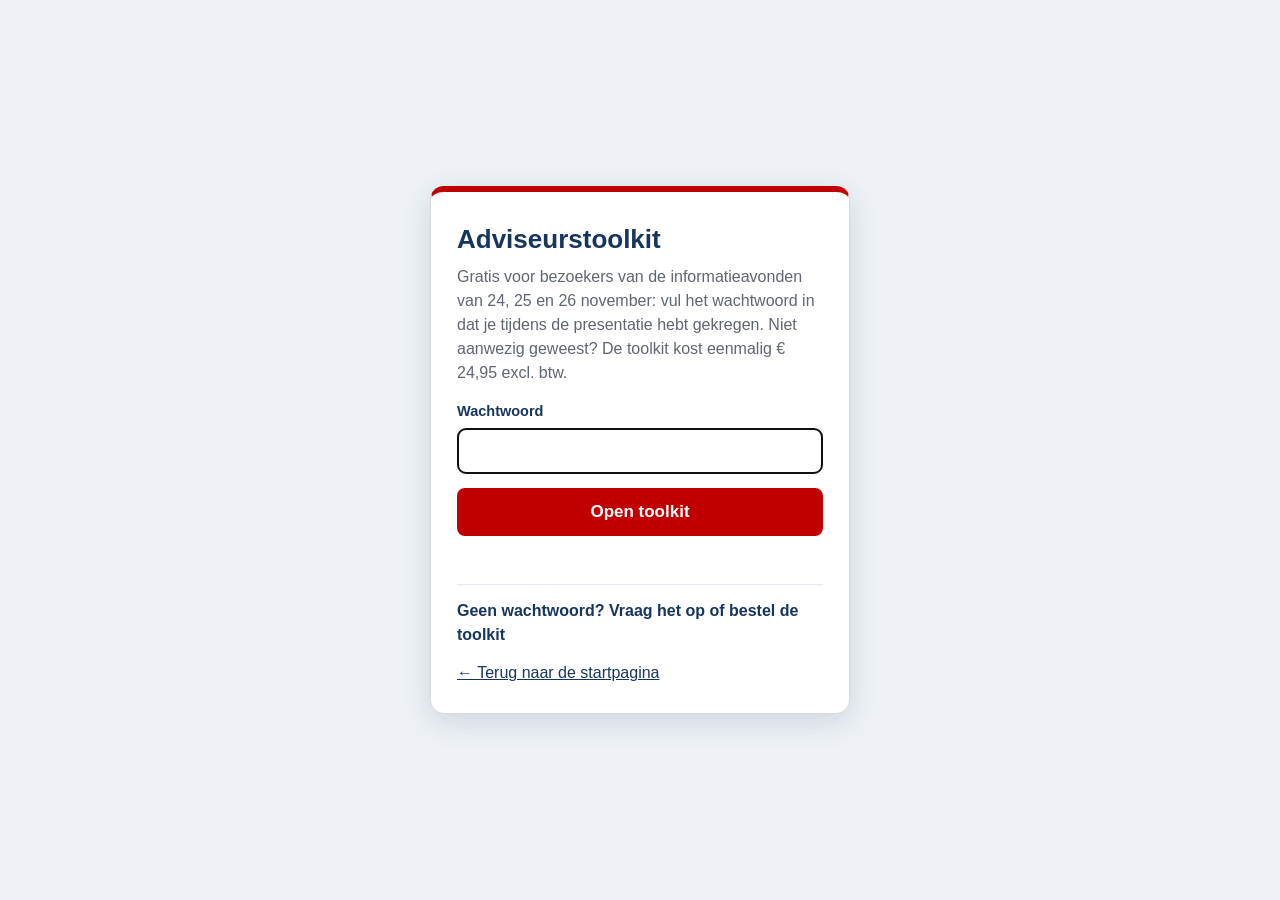
<file: adviseurstoolkit.html>
<!DOCTYPE html>
<html lang="nl">
<head>
<meta charset="utf-8">
<meta name="color-scheme" content="only light">
<meta name="theme-color" content="#17365D">
<meta name="viewport" content="width=device-width, initial-scale=1">
<title>Adviseurstoolkit ECB-beleid hypotheken · klanten 50–57 jaar</title>
<meta name="description" content="Adviseurstoolkit voor hypotheekadviseurs bij het gewijzigde ECB-beleid: LinkedIn-campagne, hypotheekscan 55+, klanttekst hypotheek vanaf 57 jaar, nieuwsbrief, Woontoekomst-check en werkgeversverklaring, met eigen logo.">
<meta name="keywords" content="adviseurstoolkit hypotheek, ECB-beleid hypotheken, hypotheek vanaf 57 jaar, LinkedIn-campagne hypotheekadviseur, nazorgscan hypotheek, actief klantbeheer, werkgeversverklaring NHG 2027">
<link rel="icon" href="/favicon.svg" type="image/svg+xml">
<link rel="icon" href="/favicon-32.png" sizes="32x32" type="image/png">
<link rel="apple-touch-icon" href="/apple-touch-icon.png">
<meta name="robots" content="index, follow, max-image-preview:large">
<meta name="author" content="Dennes Roes">
<link rel="canonical" href="https://dennes-roes.nl/adviseurstoolkit.html">
<meta property="og:type" content="website">
<meta property="og:site_name" content="ECB-beleid hypotheken gewijzigd">
<meta property="og:locale" content="nl_NL">
<meta property="og:title" content="Adviseurstoolkit: ECB-beleid hypotheken gewijzigd">
<meta property="og:description" content="LinkedIn-campagne, hypotheekscan 55+, klanttekst vanaf 57 jaar, nieuwsbrief, Woontoekomst-check en werkgeversverklaring, met je eigen logo. Gratis voor bezoekers van de informatieavonden.">
<meta property="og:url" content="https://dennes-roes.nl/adviseurstoolkit.html">
<meta property="og:image" content="https://dennes-roes.nl/og-toolkit.jpg">
<meta property="og:image:secure_url" content="https://dennes-roes.nl/og-toolkit.jpg">
<meta property="og:image:type" content="image/jpeg">
<meta property="og:image:width" content="1200">
<meta property="og:image:height" content="630">
<meta property="og:image:alt" content="Adviseurstoolkit ECB-beleid hypotheken gewijzigd: LinkedIn-campagne, hypotheekscan, klanttekst en nieuwsbrief">
<meta name="twitter:card" content="summary_large_image">
<meta name="twitter:title" content="Adviseurstoolkit: ECB-beleid hypotheken gewijzigd">
<meta name="twitter:description" content="LinkedIn-campagne, hypotheekscan 55+, klanttekst vanaf 57 jaar, nieuwsbrief, Woontoekomst-check en werkgeversverklaring, met je eigen logo. Gratis voor bezoekers van de informatieavonden.">
<meta name="twitter:image:alt" content="Adviseurstoolkit ECB-beleid hypotheken gewijzigd">
<meta name="twitter:image" content="https://dennes-roes.nl/og-toolkit.jpg">
<style>
:root{
  --navy:#17365D;--red:#C00000;--ink:#222;--mute:#5f6670;--line:#D9D9D9;--soft:#F6F8FA;--sky:#EAF2F8;
  --orange:#E8741E;--green:#2E8B2E;--bg:#eef2f6;--card:#fff;--accent:#17365D;
}
*{box-sizing:border-box}
html{-webkit-text-size-adjust:100%;text-size-adjust:100%;color-scheme:only light}
body{margin:0;background:var(--bg);color:var(--ink);font:16px/1.5 Calibri,Carlito,"Segoe UI",Arial,sans-serif}
header{background:#17365D;color:#fff;border-bottom:4px solid #C00000}
.hwrap{max-width:1180px;margin:0 auto;padding:16px 16px 0}
header h1{margin:0;font-size:26px;font-weight:600}
header p{margin:2px 0 12px;color:#c9d6e6;font-size:15px}
nav{display:flex;flex-wrap:wrap;gap:2px}
nav button{background:transparent;color:#c9d6e6;border:0;border-radius:8px 8px 0 0;padding:10px 13px;font:600 15px Calibri,Carlito,Arial,sans-serif;cursor:pointer;white-space:nowrap}
nav button[aria-selected="true"]{background:var(--bg);color:#17365D}
main{max-width:1180px;margin:0 auto;padding:20px 16px 60px}
.tab{display:none}.tab.on{display:block}
.offer{display:grid;grid-template-columns:minmax(0,1.4fr) minmax(0,1fr);gap:18px;align-items:center;background:#fff;border:2px solid #C00000;border-radius:12px;padding:18px 22px;margin-bottom:16px;color:#222}
.offer h3{margin:0 0 6px;font-size:21px;color:#17365D}
.offer ul{margin:6px 0 0;padding-left:20px}.offer li{margin-bottom:3px}
.price{background:#17365D;color:#fff;border-radius:10px;padding:14px 16px;text-align:center}
.price .pm{font-size:34px;font-weight:700;line-height:1.1}.price .pm small{font-size:16px;font-weight:400}
.price .once{font-size:16px;color:#d7e3f1;margin:4px 0 10px}
.price a{display:block;margin-top:6px}
@media (max-width:760px){.offer{grid-template-columns:1fr}}
.mgrid{display:grid;grid-template-columns:repeat(3,minmax(0,1fr));gap:14px}
.mat{background:var(--card);border:1px solid var(--line);border-top:4px solid var(--navy);border-radius:10px;padding:14px 16px;display:flex;flex-direction:column}
.mat.c{border-top-color:#C00000}.mat.g{border-top-color:var(--green)}.mat.o{border-top-color:var(--orange)}
.mat h3{margin:0 0 4px;font-size:17px}
.mat p{margin:0 0 10px;font-size:14.5px;color:var(--mute);flex:1}
.mat .row{gap:6px}
.mat a.b,.mat button.b{font-size:13.5px;padding:6px 11px;text-decoration:none;display:inline-block}
.lbl{font-size:12px;font-weight:700;letter-spacing:.08em;text-transform:uppercase;color:#C00000;margin:22px 0 8px}
.steps{counter-reset:st;list-style:none;padding:0;margin:0}
.steps li{counter-increment:st;position:relative;padding:8px 0 8px 44px;border-bottom:1px solid var(--line)}
.steps li::before{content:counter(st);position:absolute;left:0;top:8px;width:30px;height:30px;border-radius:50%;background:#17365D;color:#fff;font-weight:700;display:flex;align-items:center;justify-content:center}
.cal td,.cal th{padding:7px 10px;border-bottom:1px solid var(--line);text-align:left;vertical-align:top;font-size:14.5px}
.cal th{background:#17365D;color:#fff}
.cal{border-collapse:collapse;width:100%}
.chk label{display:flex;gap:8px;font-weight:400;padding:4px 0;font-size:15px}
@media (max-width:900px){.mgrid{grid-template-columns:repeat(2,minmax(0,1fr))}}
@media (max-width:600px){.mgrid{grid-template-columns:1fr}}
.card{background:var(--card);border:1px solid var(--line);border-radius:10px;padding:18px 20px;margin-bottom:16px}
h2{color:var(--navy);margin:0 0 6px;font-size:22px}
h3{color:var(--navy);margin:14px 0 6px;font-size:18px}
.muted{color:var(--mute);font-size:14.5px}
.grid{display:grid;grid-template-columns:repeat(2,minmax(0,1fr));gap:12px 18px}
.grid .full{grid-column:1/-1}
label{display:block;font-weight:600;font-size:14.5px;margin-bottom:3px}
input[type=text],input[type=url],input[type=email],input[type=tel],input[type=date],select,textarea{width:100%;padding:9px 11px;border:1px solid var(--line);border-radius:6px;font:16px Calibri,Carlito,Arial,sans-serif;background:var(--card);color:var(--ink)}
input[type=color]{width:56px;height:38px;border:1px solid var(--line);border-radius:6px;padding:2px;background:var(--card)}
.row{display:flex;gap:10px;align-items:center;flex-wrap:wrap}
button.b{background:#17365D;color:#fff;border:0;border-radius:6px;padding:8px 14px;font:600 14.5px Calibri,Carlito,Arial,sans-serif;cursor:pointer}
button.b.alt{background:transparent;color:var(--navy);border:1px solid var(--navy)}
button.b.red{background:#C00000}
a.b,label.b{display:inline-block;background:#17365D;color:#fff;border:1px solid #17365D;border-radius:6px;padding:8px 14px;font:600 14.5px Calibri,Carlito,Arial,sans-serif;text-decoration:none}
a.b.alt,label.b.alt{background:transparent;color:var(--navy);border-color:var(--navy)}
a.b:hover,button.b:hover{filter:brightness(1.12)}
.afm{border-left:5px solid var(--orange);background:#fff6ee;color:#3d2a14;padding:10px 14px;border-radius:0 8px 8px 0;font-size:14.5px;line-height:1.45;margin:10px 0}
.afm b{color:#9a4b0c}
.ok{border-left:5px solid var(--green);background:#eef7ee;color:#1d3d1d;padding:10px 14px;border-radius:0 8px 8px 0;font-size:14.5px}
.ph{background:#fff2a8;color:#5a4a00;padding:0 4px;border-radius:3px;font-weight:600}
/* visitekaartje */
.vk{display:flex;gap:16px;align-items:center;border:1px solid var(--line);border-left:6px solid var(--accent);border-radius:10px;padding:14px 16px;background:var(--card)}
.vk img{max-height:60px;max-width:160px;object-fit:contain}
.vk .nm{font-weight:700;font-size:18px;color:var(--navy)}
.logoBox{width:100%;min-height:90px;border:2px dashed var(--line);border-radius:8px;display:flex;align-items:center;justify-content:center;background:var(--soft);padding:8px}
.logoBox img{max-height:80px;max-width:100%}
/* posts */
.posts{display:grid;grid-template-columns:minmax(0,1fr);gap:16px}
.post{display:grid;grid-template-columns:minmax(0,1.25fr) minmax(0,1fr);gap:18px}
.post pre{white-space:pre-wrap;overflow-wrap:anywhere;font:15.5px/1.5 Calibri,Carlito,Arial,sans-serif;background:var(--soft);border:1px solid var(--line);border-radius:8px;padding:12px 14px;margin:8px 0;max-height:420px;overflow:auto;color:var(--ink)}
.post canvas{width:100%;height:auto;border-radius:8px;border:1px solid var(--line)}
.meta{display:flex;gap:8px;flex-wrap:wrap;align-items:center;font-size:14px}
.pill{background:var(--sky);color:var(--navy);border-radius:12px;padding:2px 10px;font-weight:700;font-size:13px}
.warn{color:#9a4b0c;font-weight:700}
/* vragen */
.q{display:grid;grid-template-columns:24px 1fr;gap:8px;padding:7px 0;border-bottom:1px solid var(--line)}
.q:last-child{border-bottom:0}
.q small{display:block;color:var(--mute)}
.q input{align-self:start;margin-top:4px}
.opts{display:flex;flex-wrap:wrap;gap:6px;margin-top:6px}
.opt{background:var(--soft);border:1px solid var(--line);border-radius:14px;padding:2px 10px;font-size:13.5px}
.vv{display:block;margin-top:8px;padding-left:12px;border-left:3px solid var(--line);font-size:15px}
.sig{display:block;margin-top:6px;font-size:13.5px;color:var(--mute)}
.info52{background:var(--sky);border-left:4px solid #17365D;border-radius:0 8px 8px 0;padding:10px 14px;margin:6px 0 10px;font-size:15px}
.sec h3{margin-top:4px}
.seg{display:inline-flex;border:1px solid var(--navy);border-radius:8px;overflow:hidden}
.seg button{border:0;background:transparent;color:var(--navy);padding:8px 14px;font:600 14.5px Calibri,Carlito,Arial,sans-serif;cursor:pointer}
.seg button.on{background:#17365D;color:#fff}
/* klanttekst */
#art{background:#fff;color:#222;border-radius:10px;padding:28px 32px;border:1px solid var(--line)}
#art h1{color:var(--accent);font-size:34px;line-height:1.15;margin:0 0 10px}
#art h2{color:var(--accent);font-size:23px;margin:28px 0 6px}
#art .lead{font-size:19px;color:#5f6670}
#art table{border-collapse:collapse;width:100%;font-size:15.5px}
#art th{background:var(--accent);color:#fff;text-align:left;padding:7px 10px}
#art td{border-bottom:1px solid #ddd;padding:7px 10px;vertical-align:top}
#art .box{background:#EAF2F8;border-radius:8px;padding:14px 18px;margin:12px 0}
#art .cta{display:inline-block;background:var(--accent);color:#fff;text-decoration:none;font-weight:700;padding:10px 18px;border-radius:6px;margin:6px 8px 6px 0}
#art details{border:1px solid #ddd;border-radius:8px;padding:9px 14px;margin-bottom:8px}
#art summary{cursor:pointer;font-weight:700;color:var(--accent)}
#art .disc{font-size:13.5px;color:#5f6670;border-top:1px solid #ddd;margin-top:30px;padding-top:12px}
#art .brand{display:flex;justify-content:space-between;align-items:center;border-bottom:3px solid var(--accent);padding-bottom:12px;margin-bottom:20px;gap:12px}
#art .brand img{max-height:56px;max-width:200px}
.tw{overflow-x:auto}
@media (max-width:700px){
  header h1{font-size:20px;line-height:1.25}
  header p{font-size:13px}
  nav{flex-wrap:wrap;gap:6px;padding-bottom:10px;overflow:visible}
  nav button{border-radius:16px;padding:6px 12px;font-size:13.5px;background:rgba(255,255,255,.1)}
  nav button[aria-selected="true"]{background:#fff;color:#17365D}
  main{padding:14px 12px 50px}
  .card{padding:14px 14px}
  .seg{display:flex;flex-wrap:wrap;width:100%}
  .seg button{flex:1 1 auto}
  .row .b{flex:1 1 auto;text-align:center}
  .vk{flex-direction:column;align-items:flex-start}
  .cal th:nth-child(3),.cal td:nth-child(3){display:none}
  #art h1{font-size:27px}
  #art .brand{flex-direction:column;align-items:flex-start}
  .post pre{max-height:300px}
}
@media (max-width:820px){.grid{grid-template-columns:1fr}.post{grid-template-columns:minmax(0,1fr)}#art{padding:20px 16px}}
</style>
<script type="application/ld+json">{"@context": "https://schema.org", "@graph": [{"@type": "WebPage", "@id": "https://dennes-roes.nl/adviseurstoolkit.html#webpage", "url": "https://dennes-roes.nl/adviseurstoolkit.html", "name": "Adviseurstoolkit ECB-beleid hypotheken", "description": "Adviseurstoolkit voor hypotheekadviseurs bij het gewijzigde ECB-beleid: LinkedIn-campagne, hypotheekscan 55+, klanttekst hypotheek vanaf 57 jaar, nieuwsbrief, Woontoekomst-check en werkgeversverklaring, met eigen logo.", "inLanguage": "nl-NL", "dateModified": "2026-11-27", "isPartOf": {"@id": "https://dennes-roes.nl/#website"}, "mainEntity": {"@id": "https://dennes-roes.nl/adviseurstoolkit.html#app"}, "breadcrumb": {"@id": "https://dennes-roes.nl/adviseurstoolkit.html#bc"}, "primaryImageOfPage": "https://dennes-roes.nl/og-toolkit.jpg"}, {"@type": "WebApplication", "name": "Adviseurstoolkit: ECB-beleid hypotheken gewijzigd", "description": "Adviseurstoolkit voor hypotheekadviseurs bij het gewijzigde ECB-beleid: LinkedIn-campagne, hypotheekscan 55+, klanttekst hypotheek vanaf 57 jaar, nieuwsbrief, Woontoekomst-check en werkgeversverklaring, met eigen logo.", "url": "https://dennes-roes.nl/adviseurstoolkit.html", "inLanguage": "nl-NL", "author": {"@id": "https://dennes-roes.nl/#dennes"}, "isPartOf": {"@id": "https://dennes-roes.nl/#website"}, "dateModified": "2026-11-27", "image": "https://dennes-roes.nl/og-toolkit.jpg", "applicationCategory": "BusinessApplication", "operatingSystem": "Web", "offers": {"@type": "Offer", "price": "24.95", "priceCurrency": "EUR", "description": "Eenmalig; gratis voor bezoekers van de informatieavonden van 24, 25 en 26 november 2026", "priceSpecification": {"@type": "PriceSpecification", "price": "24.95", "priceCurrency": "EUR", "valueAddedTaxIncluded": false}}, "@id": "https://dennes-roes.nl/adviseurstoolkit.html#app", "datePublished": "2026-11-10", "audience": {"@type": "BusinessAudience", "audienceType": "Hypotheekadviseurs en financieel planners"}, "featureList": ["Kantoorgegevens met eigen logo en huisstijlkleuren", "LinkedIn-campagne: 7 posts met beelden", "Stappenscan 55+ en jaarlijkse informatie-update", "Nazorgscan hypotheken", "Klanttekst 'Hypotheek vanaf 57 jaar'", "Nieuwsbrieven, waaronder 'Banken kijken strenger (ECB)'", "Woontoekomst-check als HTML voor de eigen website", "Werkgeversverklaring NHG 2027 met kantoorkop", "Hypotheek straks: gesprekshulp voor de klant"], "about": [{"@type": "Thing", "name": "ECB-beleid hypotheken", "sameAs": "https://nl.wikipedia.org/wiki/Europese_Centrale_Bank"}, {"@type": "Thing", "name": "Actief klantbeheer en nazorg bij hypotheken"}], "isAccessibleForFree": false}, {"@type": "BreadcrumbList", "@id": "https://dennes-roes.nl/adviseurstoolkit.html#bc", "itemListElement": [{"@type": "ListItem", "position": 1, "name": "ECB-beleid hypotheken gewijzigd", "item": "https://dennes-roes.nl/"}, {"@type": "ListItem", "position": 2, "name": "Adviseurstoolkit", "item": "https://dennes-roes.nl/adviseurstoolkit.html"}]}, {"@type": "Person", "@id": "https://dennes-roes.nl/#dennes", "name": "Dennes Roes", "jobTitle": "Directeur Hypotheekadvies", "url": "https://dennes-roes.nl/"}, {"@type": "WebSite", "@id": "https://dennes-roes.nl/#website", "url": "https://dennes-roes.nl/", "name": "ECB-beleid hypotheken gewijzigd"}]}</script>
<style>
html.locked body > *:not(#gate){display:none!important}
#gate{display:none}
html.locked #gate{display:flex;min-height:100vh;align-items:center;justify-content:center;padding:24px 16px;background:#eef2f6}
.gate-box{background:#fff;border:1px solid #D9D9D9;border-top:6px solid #C00000;border-radius:14px;box-shadow:0 8px 30px rgba(23,54,93,.15);padding:28px 26px;max-width:420px;width:100%}
.gate-box h1,.gate-box h2.gh{color:#17365D;font-size:26px;margin:0 0 6px}
.gate-box p{color:#5f6670;margin:0 0 16px;font-size:16px}
.gate-box label{display:block;font-weight:700;color:#17365D;margin-bottom:6px}
.gate-box input{width:100%;padding:12px 14px;font:17px Calibri,Carlito,Arial,sans-serif;border:1px solid #c9d3df;border-radius:8px}
.gate-box button{margin-top:14px;width:100%;min-height:48px;background:#C00000;color:#fff;border:0;border-radius:8px;font:700 17px Calibri,Carlito,Arial,sans-serif;cursor:pointer}
.gate-err{color:#B50000;font-weight:700;margin-top:10px;min-height:20px}
.gate-box .back{display:inline-block;margin-top:14px;color:#17365D}
.gate-req{margin-top:18px;border-top:1px solid #e3e8ee;padding-top:14px}
.gate-req summary{cursor:pointer;font-weight:700;color:#17365D;min-height:44px;display:flex;align-items:center}
.gate-req .f{margin-top:10px}
.gate-req .f label{font-size:14px;margin:8px 0 4px}
.gate-req .f input,.gate-req .f textarea{width:100%;padding:10px 12px;font:16px Calibri,Carlito,Arial,sans-serif;border:1px solid #c9d3df;border-radius:8px}
.gate-req .f button{background:#17365D}
.gate-ok{background:#eef7ee;border:1px solid #cfe5cf;color:#1d3d1d;border-radius:8px;padding:10px 12px;margin-top:10px;font-size:15px;display:none}
.gate-small{font-size:13px;color:#5f6670;margin-top:8px}
</style>
<script>(function(){var ok=false;try{ok=sessionStorage.getItem('tk_ok')==='1'}catch(e){}if(!ok)document.documentElement.classList.add('locked')})();</script>
</head>
<body>
<div id="gate" role="dialog" aria-labelledby="gate-t">
  <form class="gate-box" id="gateForm" autocomplete="off">
    <h2 id="gate-t" class="gh">Adviseurstoolkit</h2>
    <p>Gratis voor bezoekers van de informatieavonden van 24, 25 en 26 november: vul het wachtwoord in dat je tijdens de presentatie hebt gekregen. Niet aanwezig geweest? De toolkit kost eenmalig € 24,95 excl. btw.</p>
    <label for="gatePw">Wachtwoord</label>
    <input type="password" id="gatePw" autocomplete="current-password" required>
    <button type="submit">Open toolkit</button>
    <div class="gate-err" id="gateErr" aria-live="polite"></div>
    <details class="gate-req" id="gateReq">
      <summary>Geen wachtwoord? Vraag het op of bestel de toolkit</summary>
      <div class="f" id="reqForm">
        <label for="rq_naam">Naam *</label><input id="rq_naam" autocomplete="name">
        <label for="rq_kantoor">Kantoor *</label><input id="rq_kantoor" autocomplete="organization">
        <label for="rq_mail">E-mailadres *</label><input id="rq_mail" type="email" autocomplete="email">
        <label for="rq_tel">Telefoonnummer</label><input id="rq_tel" type="tel" autocomplete="tel">
        <label for="rq_avond">Ik was aanwezig op de informatieavond in *</label><select id="rq_avond" style="width:100%;padding:10px 12px;font:16px Calibri,Carlito,Arial,sans-serif;border:1px solid #c9d3df;border-radius:8px;background:#fff"><option value="">Maak een keuze</option><option value="Oostzaan (24 november)">Oostzaan (24 november)</option><option value="Ridderkerk (25 november)">Ridderkerk (25 november)</option><option value="Houten (26 november)">Houten (26 november)</option><option value="bestel">Niet aanwezig: ik bestel (eenmalig € 24,95 excl. btw)</option></select>
        <button type="button" id="rq_send">Versturen naar DFO</button>
        <div class="gate-err" id="rq_err" aria-live="polite"></div>
        <div class="gate-ok" id="rq_ok">Je e-mailprogramma is geopend met een bericht aan DFO BV. <b>Verstuur die e-mail</b>; je ontvangt het wachtwoord daarna per mail (bij een bestelling samen met de factuur).</div>
        <p class="gate-small">Je gegevens gaan alleen naar DFO BV (info@dfobv.nl) om je het wachtwoord te sturen en, bij een bestelling, te factureren. Opent er geen e-mail? Mail dan zelf naar <a href="mailto:info@dfobv.nl?subject=Wachtwoord%20adviseurstoolkit">info@dfobv.nl</a>.</p>
      </div>
    </details>
    <a class="back" href="index.html">← Terug naar de startpagina</a>
  </form>
</div>
<script>
(function(){
  var H=['52ba98fda36ee937f7ec92bbd41390bf74148236ae760aea8012b92114a735f2','c2edf36554be72ebfd64f3dbf6687adede70ab785b40380c286f869b58184133'];
  var f=document.getElementById('gateForm'),pw=document.getElementById('gatePw'),er=document.getElementById('gateErr');
  if(document.documentElement.classList.contains('locked'))setTimeout(function(){pw.focus()},50);
  function hex(b){return Array.prototype.map.call(new Uint8Array(b),function(x){return('0'+x.toString(16)).slice(-2)}).join('')}
  document.getElementById('rq_send').addEventListener('click',function(){
    var g=function(i){return document.getElementById(i).value.trim()};var n=g('rq_naam'),k=g('rq_kantoor'),m=g('rq_mail'),t=g('rq_tel'),av=document.getElementById('rq_avond');var re=document.getElementById('rq_err');
    if(!n||!k||!m||!av.value){re.textContent='Vul je naam, kantoor en e-mailadres in en kies of je aanwezig was op de informatieavond.';return}
    var best=av.value==='bestel';
    if(!/^[^@\s]+@[^@\s]+\.[^@\s]+$/.test(m)){re.textContent='Controleer je e-mailadres.';return}
    re.textContent='';
    var body='Beste DFO,\n\n'+(best?'Graag bestel ik de adviseurstoolkit (dennes-roes.nl/adviseurstoolkit.html) voor eenmalig € 24,95 excl. btw. Graag ontvang ik de factuur en het wachtwoord.':'Ik was bezoeker van de informatieavond en ontvang graag het wachtwoord voor de adviseurstoolkit (dennes-roes.nl/adviseurstoolkit.html).')+'\n\n'+(best?'Informatieavond: niet aanwezig':'Ik was aanwezig op de informatieavond in '+av.value)+'\nNaam: '+n+'\nKantoor: '+k+'\nE-mailadres: '+m+(t?'\nTelefoon: '+t:'')+'\n\nMet vriendelijke groet,\n'+n;
    window.location.href='mailto:info@dfobv.nl?subject='+encodeURIComponent((best?'Bestelling adviseurstoolkit – ':'Wachtwoord adviseurstoolkit – ')+k)+'&body='+encodeURIComponent(body);
    document.getElementById('rq_ok').style.display='block';
  });
  f.addEventListener('submit',function(e){e.preventDefault();var v=pw.value.trim().toLowerCase();
    if(!(window.crypto&&crypto.subtle)){er.textContent='Je browser ondersteunt deze controle niet. Probeer een andere browser.';return}
    crypto.subtle.digest('SHA-256',new TextEncoder().encode(v)).then(function(b){
      if(H.indexOf(hex(b))>-1){try{sessionStorage.setItem('tk_ok','1')}catch(x){}document.documentElement.classList.remove('locked');er.textContent='';window.scrollTo(0,0);if(window.__tkRender)window.__tkRender();}
      else{er.textContent='Onjuist wachtwoord. Probeer het opnieuw.';pw.select()}
    });
  });
})();
</script>
<header><div class="hwrap">
  <p style="margin:0 0 4px;font-size:14px"><a href="index.html" style="color:#c9d6e6">← Start</a> · <a href="presentatie.html" style="color:#c9d6e6">Presentatie</a></p>
  <h1>Adviseurstoolkit · ECB-beleid hypotheken gewijzigd</h1>
  <p>Eerste doelgroep: klanten van 50 tot en met 57 jaar · informatieronde november 2026, organisatie DFO BV</p>
  <nav role="tablist">
    <button role="tab" data-t="t0" aria-selected="true">★ Alle materialen</button>
    <button role="tab" data-t="t1" aria-selected="false">① Kantoorgegevens</button>
    <button role="tab" data-t="t2" aria-selected="false">② LinkedIn-campagne</button>
    <button role="tab" data-t="t3" aria-selected="false">③ Klantvragen &amp; scan</button>
    <button role="tab" data-t="t4" aria-selected="false">④ Klanttekst 57+</button>
    <button role="tab" data-t="t5" aria-selected="false">⑤ Nieuwsbrief</button>
    <button role="tab" data-t="t6" aria-selected="false">⑥ Woontoekomst-check</button>
  </nav>
</div></header>

<main>
<!-- ============ TAB 0: overzicht ============ -->
<section class="tab on" id="t0">
  <div class="card">
    <h2>Alle marketing- en klantmaterialen op één plek</h2>
    <p class="muted">Voor de aanpak van je eerste doelgroep, klanten van 50 tot en met 57 jaar. Begin bij stap 1; daarna zijn alle materialen gevuld met je eigen logo en gegevens.</p>
    <ol class="steps" style="margin-top:10px">
      <li><b>Vul je kantoorgegevens in</b> (logo, naam, URL, telefoon, e-mail). Nu staan er demogegevens van Dennes Roes in. <span class="row" style="display:inline-flex;margin-left:6px"><button class="b red" data-nieuw type="button" style="font-size:13.5px;padding:6px 12px">＋ Nieuw kantoor invullen</button><a class="b alt" href="#gegevens" data-go="t1" style="font-size:13.5px;padding:6px 12px">Bekijk gegevens</a></span></li>
      <li><b>Kies je materialen</b> hieronder: LinkedIn, nieuwsbrief, klanttekst, nazorgscan</li>
      <li><b>Laat je compliance officer meekijken</b> en loop de checklist onderaan door</li>
      <li><b>Plan je campagne</b> met de kalender en leg alle verzendingen vast in je dossier</li>
    </ol>
  </div>

  <div class="offer">
    <div><h3>Het complete Actiefbeheerscan-toolpakket</h3>
      <p style="margin:0;color:#5f6670">Deze hypotheekscan als slim formulier, klaar voor gebruik.</p>
      <ul><li>Klanten <b>automatisch mailen</b> en <b>herinneringsmails</b> sturen</li><li>Volledige <b>verslaglegging</b> in het dossier</li><li>Duidelijke <b>rapportages</b></li><li>Ondersteunt je <b>beheer- en zorgplicht</b></li><li>Zet het formulier <b>op je website</b></li><li>Gebruik het in je <b>mailing of nieuwsbrief</b></li><li>Je ziet <b>direct alle resultaten</b> en weet wie je moet bellen</li></ul>
    </div>
    <div class="price"><div class="pm">€ 79,- <small>per maand</small></div><div class="once">+ eenmalig € 495,-<br><span style="font-size:13px">alle prijzen excl. btw</span></div>
      <a class="b" href="https://formulier.actiefbeheerscan.nl/s/wD106O1z7GoYW1zn" target="_blank" rel="noopener" style="background:#C00000;border-color:#C00000">Bekijk het voorbeeld</a>
      <a class="b alt" href="mailto:info@dfobv.nl?subject=Actiefbeheerscan%20afnemen" target="_blank" rel="noopener" style="color:#fff;border-color:#fff">Actiefbeheerscan afnemen</a></div>
  </div>

  <div class="lbl">Voor je klanten · marketing</div>
  <div class="mgrid">
    <div class="mat c"><h3>LinkedIn-campagne</h3><p>7 posts in 4 weken, inclusief een poll, met beelden als PNG met je eigen logo (vierkant, liggend of staand).</p><div class="row"><button class="b" data-go="t2" type="button">Open</button></div></div>
    <div class="mat c"><h3>Nieuwsbrief</h3><p>Hoofdartikel, kort blok, persoonlijke mailing voor 50–57 jaar, uitnodiging voor de hypotheekscan en de klantnieuwsbrief "Waarom banken strenger kijken" (ECB), met onderwerpregels en preheader.</p><div class="row"><button class="b" data-go="t5" type="button">Open</button></div></div>
    <div class="mat c"><h3>Klanttekst "Hypotheek vanaf 57 jaar"</h3><p>Webpagina met veelgestelde vragen voor je website. Kopieer als tekst of HTML, of print als PDF.</p><div class="row"><button class="b" data-go="t4" type="button">Open</button></div></div>
    <div class="mat g"><h3>Stappenscan 55+ en jaarlijkse update</h3><p>Opzet zoals de Actiefbeheerscan (11 stappen, met vervolgvragen en signalen), inclusief de vraag "pensioen telt mee". Of de korte update met 5 kernvragen voor je hele portefeuille. Te versturen als e-mail, vragenlijst of print-formulier.</p><div class="row"><button class="b" data-go="t3" data-mode="scan" type="button">Open</button></div></div>
    <div class="mat g"><h3>Nazorgscan hypotheken</h3><p>22 vragen in 8 rubrieken voor de doelgroep 50–57 en klanten met signalen. Vragen zelf aan te vinken.</p><div class="row"><button class="b" data-go="t3" data-mode="lang" type="button">Open</button></div></div>
    <div class="mat g"><h3>Blinqx Actiefbeheerscan</h3><p>Slim formulier dat de klant zelf invult. De antwoorden komen gestructureerd terug, zodat je kunt selecteren en prioriteren. Voor Blinqx-gebruikers komt er een training van een dagdeel, gegeven door Dirk van Haarlem (<a href="https://www.actiefklantbeheer.nl/" target="_blank" rel="noopener">Stichting Actief Klantbeheer</a>). Toolpakket: € 79,- per maand + eenmalig € 495,- (excl. btw).</p><div class="row"><a class="b" href="https://actiefbeheerscan.nl" target="_blank" rel="noopener">Website</a><a class="b alt" href="https://formulier.actiefbeheerscan.nl/s/wD106O1z7GoYW1zn" target="_blank" rel="noopener">Voorbeeld</a><a class="b" href="mailto:info@dfobv.nl?subject=Actiefbeheerscan%20afnemen" target="_blank" rel="noopener" style="background:#C00000;border-color:#C00000">Actiefbeheerscan afnemen</a></div></div>
    <div class="mat g"><h3>Hypotheekcheck · hypotheekcijfer</h3><p>De klant krijgt een cijfer van 1 tot 10 voor de betaalbaarheid van de hypotheek: nu, bij het einde van de renteaftrek, de rentevaste periode, AOW en de looptijd, en bij life events zoals arbeidsongeschiktheid, werkloosheid, overlijden en scheiding. Met persoonlijk rapport en tips. Met een Blinqx-account haal je gegevens op via Ockto. Indicatie, geen advies.</p><div class="row"><a class="b" href="https://hypotheekcijfer.nl/bepaal-uw-hypotheekcijfer/" target="_blank" rel="noopener">Start de hypotheekcheck</a></div></div>
    <div class="mat c"><h3>Woontoekomst-check</h3><p>Vier vragen over blijven of gaan, met controlestap en toestemming. Pas hem aan met je eigen naam, foto, kleur en e-mailadres, download het HTML-bestand en zet hem op je website. Reacties komen in je eigen mailbox.</p><div class="row"><button class="b" data-go="t6" type="button">Open</button><a class="b alt" href="woontoekomst-check.html" target="_blank" rel="noopener">Voorbeeld</a></div></div>
    <div class="mat c"><h3>Marketingbieb.nl</h3><p>De marketingbibliotheek voor financieel adviseurs: gratis en freemium campagnes, klanttools, nieuwsbrieven, social posts, een marketingkalender en een hypotheekkennisbank, in je eigen huisstijl. Een activiteit van Blinqx Verzekering &amp; Hypotheek.</p><div class="row"><a class="b" href="https://marketingbieb.nl/" target="_blank" rel="noopener">Naar Marketingbieb.nl</a></div></div>
    <div class="mat c"><h3>Werkgeversverklaring met je kantoorkop</h3><p>Het model werkgeversverklaring NHG 2027 met je eigen logo, adres, telefoon, e-mail, website en huiskleur. Download als invulbare pdf of als HTML-bestand voor je eigen website, zonder server of koppeling. Gratis, een tool van Blinqx Verzekering &amp; Hypotheek. Check per geldverstrekker of die een verklaring met kantoorkop accepteert.</p><div class="row"><a class="b" href="https://werkgeversverklaring.nl/adviseurs.html#kantoor" target="_blank" rel="noopener">Maak je werkgeversverklaring</a><a class="b alt" href="https://werkgeversverklaring.nl/#invullen" target="_blank" rel="noopener">Online invullen</a></div></div>
    <div class="mat o"><h3>Hypotheek straks · gesprekshulp voor de klant</h3><p>NVHP-tool voor de klant: kan ik straks nog doorstromen of mijn hypotheek verlengen? Met scenario 2035, eigen scenario's, verhuisscenario, regels nu en straks, Europa en rekenhulpen. Een verkenning, geen advies.</p><div class="row"><a class="b" href="hypotheek-straks/" target="_blank" rel="noopener">Open</a><a class="b alt" href="hypotheek-straks/mijn-scenario.html" target="_blank" rel="noopener">Uw scenario</a><a class="b alt" href="hypotheek-straks/verhuisscenario.html" target="_blank" rel="noopener">Verhuisscenario</a><a class="b alt" href="hypotheek-straks/regels.html" target="_blank" rel="noopener">Regels</a><a class="b alt" href="hypotheek-straks/europa.html" target="_blank" rel="noopener">Europa</a><a class="b alt" href="hypotheek-straks/rekenhulpen.html" target="_blank" rel="noopener">Rekenhulpen</a></div></div>
    <div class="mat o"><h3>Klantlinks</h3><p>Voor in je mails en gesprekken: eigen AOW-datum (SVB) en pensioenopbouw (mijnpensioenoverzicht.nl).</p><div class="row"><a class="b" href="https://www.svb.nl" target="_blank" rel="noopener">svb.nl</a><a class="b alt" href="https://www.mijnpensioenoverzicht.nl" target="_blank" rel="noopener">Pensioen</a></div></div>
    <div class="mat o"><h3>DFO standaarddocumenten</h3><p>Klanttekst onderhoud en nazorg, OTD-paragraaf, brief over abonnement, mail bij wezenlijke wijziging, machtiging incasso. Via DFO BV; compliancevragen via DFO Compliance.</p><div class="row"><a class="b" href="mailto:info@dfobv.nl">DFO BV</a><a class="b alt" href="mailto:info@dfocompliance.nl">DFO Compliance</a></div></div>
  </div>

  <div class="lbl">Voor je kantoor · bedrijfsvoering</div>
  <div class="mgrid">
    <div class="mat c"><h3>Presentatie Dennes Roes</h3><p>"Je grootste klantgroep denkt na. Wie zet de eerste stap?" De 55-plusser, zijn woonwensen en jouw kantoor: 25 dia's met sprekersnotities. Ook als PowerPoint en PDF. De eerdere presentatie over bedrijfsvoering blijft beschikbaar.</p><div class="row"><a class="b" href="presentatie.html" target="_blank" rel="noopener">Open</a><a class="b alt" href="presentatie-dennes-roes.pptx" download>PowerPoint</a><a class="b alt" href="presentatie-dennes-roes.pdf" target="_blank" rel="noopener">PDF</a><a class="b alt" href="presentatie-bedrijfsvoering.html" target="_blank" rel="noopener">Eerdere versie</a></div></div>
    <div class="mat"><h3>Doelgroep in cijfers</h3><p>± 680.000 huishoudens van 50–57 met een hypotheek; per 1.000 klanten ± 175.</p><div class="row"><a class="b" href="presentatie-bedrijfsvoering.html#5" target="_blank" rel="noopener">Dia 5</a><a class="b alt" href="presentatie-bedrijfsvoering.html#4" target="_blank" rel="noopener">Alle 45+</a></div></div>
    <div class="mat"><h3>Kader: moet of mag?</h3><p>Art. 4:20 lid 3 Wft tegenover je eigen nazorgafspraak en de zorgnorm.</p><div class="row"><a class="b" href="presentatie-bedrijfsvoering.html#8" target="_blank" rel="noopener">Dia 8</a></div></div>
    <div class="mat"><h3>Prioriteringsmodel</h3><p>Puntenmodel: prio 1 vóór 1 januari, prio 2 vóór maart 2027.</p><div class="row"><a class="b" href="presentatie-bedrijfsvoering.html#12" target="_blank" rel="noopener">Dia 12</a></div></div>
    <div class="mat"><h3>Taakverdeling en vastlegging</h3><p>Wie doet wat op kantoor, een contactlog, en 3 contactmomenten als de klant niet reageert.</p><div class="row"><a class="b" href="presentatie-bedrijfsvoering.html#13" target="_blank" rel="noopener">Taken</a><a class="b alt" href="presentatie-bedrijfsvoering.html#14" target="_blank" rel="noopener">Vastleggen</a></div></div>
    <div class="mat"><h3>Vergoedingsmodellen</h3><p>Abonnement (Basis/Rust/Pro/Plus), vaste fee, uurtarief en uitbesteding door de geldverstrekker.</p><div class="row"><a class="b" href="presentatie-bedrijfsvoering.html#15" target="_blank" rel="noopener">Dia 15</a></div></div>
  </div>

  <div class="lbl">Achtergrond en bronnen</div>
  <div class="mgrid">
    <div class="mat"><h3>NVHP · ECB-beleid hypotheken</h3><p>Verwachte maatregelen, tijdlijn en adviezen voor adviseurs.</p><div class="row"><a class="b alt" href="https://www.hypothecairplanner.nl/themas/ecb-beleid-hypotheken" target="_blank" rel="noopener">Lees</a></div></div>
    <div class="mat"><h3>NVHP · Onderhoud en nazorg</h3><p>Wft-kader, wettelijke en afgesproken diensten, abonnementen, dossiervorming.</p><div class="row"><a class="b alt" href="https://www.hypothecairplanner.nl/themas/onderhoud-en-nazorg" target="_blank" rel="noopener">Lees</a></div></div>
    <div class="mat"><h3>Rabobank · beleid in heroverweging</h3><p>Plan voor pensioen 15 jaar vooraf en levensverwachting: op 19 november 2026 in heroverweging genomen. <a href="https://radar.avrotros.nl/artikel/een-hypotheek-na-je-52ste-hoe-je-pensioen-je-nieuwe-huis-in-de-weg-kan-zitten-63218" target="_blank" rel="noopener">Radar: hypotheek na je 52ste</a>.</p><div class="row"><a class="b alt" href="https://www.rabobank.nl/particulieren/hypotheek/nieuw-beleid" target="_blank" rel="noopener">Lees</a></div></div>
  </div>

  <div class="lbl">Campagnekalender · voorstel</div>
  <div class="card tw">
    <table class="cal" id="cal"></table>
    <p class="muted" style="margin-top:8px">De data volgen de startdatum in het tabblad LinkedIn-campagne. Pas de planning aan op je capaciteit (zie het prioriteringsmodel).</p>
  </div>

  <div class="lbl">Checklist vóór publicatie</div>
  <div class="card chk">
    <label><input type="checkbox"> Kantoorgegevens, AFM- en Kifid-nummer zijn ingevuld en kloppen</label>
    <label><input type="checkbox"> "Kosteloos" staat er alleen als het kennismakingsgesprek echt kosteloos is</label>
    <label><input type="checkbox"> Het bankbeleid (Rabobank/Obvion, maart 2027) is gecontroleerd en de datum bijgewerkt</label>
    <label><input type="checkbox"> Dienstverleningsdocument (OTD) en tarievenkaart passen bij wat je communiceert</label>
    <label><input type="checkbox"> De mailing gaat alleen naar klanten (of mensen met toestemming), met een afmeldlink in commerciële mail</label>
    <label><input type="checkbox"> De selectie op leeftijd staat in je verwerkingsregister (gerechtvaardigd belang: nazorg)</label>
    <label><input type="checkbox"> De compliance officer heeft de teksten getoetst</label>
    <label><input type="checkbox"> Verzending, herinnering en (uitblijvende) reactie worden vastgelegd in het dossier</label>
    <p class="muted" style="margin-top:6px">⚠ Deze checklist is een hulpmiddel en vervangt geen compliancetoets. Vinkjes worden niet bewaard.</p>
  </div>
</section>

<!-- ============ TAB 1 ============ -->
<section class="tab" id="t1">
  <div class="card">
    <div id="demoBar" class="ok" style="margin-bottom:12px;display:flex;gap:12px;align-items:center;flex-wrap:wrap"><span style="flex:1;min-width:220px"><b>Demo:</b> de toolkit is gevuld met voorbeeldgegevens van Dennes Roes en een demologo. Vervang ze door je eigen gegevens, of begin leeg.</span><button class="b red" id="demoClear" type="button">＋ Nieuw kantoor invullen</button></div>
    <h2>Jouw kantoorgegevens</h2>
    <p class="muted">Vul je gegevens één keer in. Ze worden automatisch verwerkt in de LinkedIn-posts, de beelden, de klantvragen en de klanttekst.</p>
    <div class="grid" style="margin-top:12px">
      <div><label for="f_kantoor">Kantoornaam</label><input type="text" id="f_kantoor" data-k="kantoor" placeholder="Hypotheekadvies De Vries"></div>
      <div><label for="f_adviseur">Naam adviseur</label><input type="text" id="f_adviseur" data-k="adviseur" placeholder="Anna de Vries"></div>
      <div><label for="f_functie">Functie / titel</label><input type="text" id="f_functie" data-k="functie" placeholder="Erkend Hypotheekadviseur"></div>
      <div><label for="f_url">Website (URL)</label><input type="url" id="f_url" data-k="url" placeholder="www.devrieshypotheken.nl"></div>
      <div><label for="f_tel">Telefoonnummer</label><input type="tel" id="f_tel" data-k="tel" placeholder="010 123 45 67"></div>
      <div><label for="f_email">E-mailadres</label><input type="email" id="f_email" data-k="email" placeholder="info@devrieshypotheken.nl"></div>
      <div class="full"><label for="f_scan">Link naar je nazorgscan of afsprakenpagina (optioneel)</label><input type="url" id="f_scan" data-k="scan" placeholder="bijv. je Actiefbeheerscan-link of www.jouwsite.nl/check"></div>
      <div><label for="f_afm">AFM-vergunningnummer</label><input type="text" id="f_afm" data-k="afm" placeholder="12345678"></div>
      <div><label for="f_kifid">Kifid-aansluitnummer</label><input type="text" id="f_kifid" data-k="kifid" placeholder="300.012345"></div>
      <div><label for="f_kosten">Kennismakingsgesprek</label>
        <select id="f_kosten" data-k="kosten">
          <option value="">Niet vermelden</option>
          <option value="kosteloos">Kosteloos en vrijblijvend</option>
          <option value="tarief">Volgens ons dienstverleningsdocument</option>
        </select></div>
      <div><label>Huisstijlkleur</label><div class="row"><input type="color" id="f_kleur" data-k="kleur" value="#17365D"><span class="muted">hoofdkleur: achtergrond beelden, koppen</span></div></div>
      <div><label>Steunkleur</label><div class="row"><input type="color" id="f_kleur2" data-k="kleur2" value="#C00000"><span class="muted">accent: lijnen en knoppen</span></div></div>
      <div class="full"><label for="f_logo">Logo (PNG, JPG of SVG)</label>
        <div class="row" style="align-items:stretch"><div class="logoBox" id="logoBox" style="flex:1"><span class="muted">Nog geen logo</span></div>
        <div style="display:flex;flex-direction:column;gap:8px;justify-content:center"><input type="file" id="f_logo" accept="image/png,image/jpeg,image/svg+xml,image/webp"><button class="b alt" id="logoDel" type="button">Logo verwijderen</button></div></div>
        <p class="muted" style="margin-top:4px">Tip: een liggend logo met transparante achtergrond werkt het best.</p>
      </div>
    </div>
  </div>
  <div class="card">
    <h2>Voorbeeld</h2>
    <div class="vk" id="vk"></div>
    <div class="row" style="margin-top:14px">
      <button class="b" id="saveLocal" type="button">💾 Opslaan in deze browser</button>
      <button class="b alt" id="expJson" type="button">⬇ Download gegevens (bestand)</button>
      <label class="b alt" style="display:inline-block;margin:0;font-weight:600;cursor:pointer">⬆ Gegevens laden (bestand)<input type="file" id="impJson" accept="application/json" style="display:none"></label>
      <button class="b alt" id="clearLocal" type="button">Opgeslagen gegevens wissen</button>
    </div>
    <p class="muted" id="saveMsg" style="margin-top:8px"></p>
    <p class="muted" style="margin-top:4px">Privacy: je gegevens worden niet naar een server verstuurd. <b>Opslaan in deze browser</b> bewaart ze alleen op dit apparaat, zodat ze er bij je volgende bezoek weer staan. Met <b>Download</b> krijg je een bestand dat je op een ander apparaat weer kunt laden.</p>
  </div>
</section>

<!-- ============ TAB 2 ============ -->
<section class="tab" id="t2">
  <div class="card">
    <h2>LinkedIn-campagne: "Hypotheek vanaf 57"</h2>
    <p class="muted">Zeven posts in vier weken voor je eigen LinkedIn-profiel of bedrijfspagina. Doelgroep: (potentiële) klanten van 50 tot en met 57 jaar. Tekst en beeld nemen je kantoorgegevens automatisch over.</p>
    <div class="grid" style="margin-top:12px">
      <div><label for="startDate">Startdatum campagne</label><input type="date" id="startDate"></div>
      <div><label for="fmt">Beeldformaat</label><select id="fmt"><option value="1200x1200">Vierkant 1200 × 1200 (feed)</option><option value="1200x627">Liggend 1200 × 627 (link)</option><option value="1080x1350">Staand 1080 × 1350</option></select></div>
    </div>
    <div class="afm"><b>⚠ AFM/compliance:</b> dit is wervende communicatie, en die moet correct, duidelijk en niet misleidend zijn. Bankspecifieke regels staan erin met datum (stand 18-11-2026); controleer ze vóór plaatsing. Beloof geen uitkomsten ("u kunt méér lenen") en zet geen onterechte tijdsdruk. Noem "kosteloos" alleen als dat klopt (zie tabblad ①). Reageer je in de reacties met een persoonlijke aanbeveling, dan is dat advies.</div>
    <div class="ok"><b>Werkwijze:</b> kopieer de tekst → download het beeld → plaats beide op LinkedIn. Zet de link naar je website bij voorkeur in de <b>eerste reactie</b>, want posts met een link in de tekst krijgen meestal minder bereik.</div>
  </div>
  <div class="posts" id="posts"></div>
</section>

<!-- ============ TAB 3 ============ -->
<section class="tab" id="t3">
  <div class="card">
    <div class="offer">
    <div><h3>Het complete Actiefbeheerscan-toolpakket</h3>
      <p style="margin:0;color:#5f6670">De stappenscan 55+ hieronder als slim formulier, klaar voor gebruik.</p>
      <ul><li>Klanten <b>automatisch mailen</b> en <b>herinneringsmails</b> sturen</li><li>Volledige <b>verslaglegging</b> in het dossier</li><li>Duidelijke <b>rapportages</b></li><li>Ondersteunt je <b>beheer- en zorgplicht</b></li><li>Zet het formulier <b>op je website</b></li><li>Gebruik het in je <b>mailing of nieuwsbrief</b></li><li>Je ziet <b>direct alle resultaten</b> en weet wie je moet bellen</li></ul>
    </div>
    <div class="price"><div class="pm">€ 79,- <small>per maand</small></div><div class="once">+ eenmalig € 495,-<br><span style="font-size:13px">alle prijzen excl. btw</span></div>
      <a class="b" href="https://formulier.actiefbeheerscan.nl/s/wD106O1z7GoYW1zn" target="_blank" rel="noopener" style="background:#C00000;border-color:#C00000">Bekijk het voorbeeld</a>
      <a class="b alt" href="mailto:info@dfobv.nl?subject=Actiefbeheerscan%20afnemen" target="_blank" rel="noopener" style="color:#fff;border-color:#fff">Actiefbeheerscan afnemen</a></div>
  </div>
    <h2>Klantvragen: jaarlijkse informatie-update en nazorgscan hypotheken</h2>
    <p class="muted">Gebruik de <b>jaarlijkse update</b> (5 kernvragen) voor je hele portefeuille, en de <b>nazorgscan</b> (uitgebreid) voor de eerste doelgroep van 50 tot en met 57 jaar en voor klanten met signalen. Vink aan wat je wilt meesturen.</p>
    <div class="row" style="margin:12px 0">
      <div class="seg" id="qmode"><button data-m="scan" class="on" type="button">Stappenscan 55+ (11 stappen)</button><button data-m="kort" type="button">Jaarlijkse update (5 vragen)</button><button data-m="lang" type="button">Nazorgscan (uitgebreid)</button></div>
      <button class="b alt" id="qAll" type="button">Alles aan/uit</button>
    </div>
    <div class="row">
      <button class="b" id="qMail" type="button">Kopieer als e-mail</button>
      <button class="b alt" id="qList" type="button">Kopieer als vragenlijst</button>
      <button class="b red" id="qPrint" type="button">Print / PDF-formulier</button>
    </div>
    <div class="afm"><b>⚠ AVG + Wft:</b> vraag alleen wat je nodig hebt voor je dienstverlening (dataminimalisatie). Vraag <b>niet</b> naar gezondheid of medische gegevens: dat zijn bijzondere persoonsgegevens. Leg in het dossier vast wanneer je de vragen hebt verstuurd en of er een reactie kwam. Blijft een reactie uit, stuur dan een herinnering en leg ook dat vast.</div>
  </div>
  <div id="qbox"></div>
</section>

<!-- ============ TAB 4 ============ -->
<section class="tab" id="t4">
  <div class="card">
    <h2>Klanttekst: hypotheek vanaf 57 jaar</h2>
    <p class="muted">Voor je website, nieuwsbrief of een mailing aan klanten van 50 tot en met 57 jaar. Je logo, kantoornaam en contactgegevens staan er al in.</p>
    <div class="row" style="margin-top:10px"><button class="b" id="aTxt" type="button">Kopieer tekst</button><button class="b alt" id="aHtml" type="button">Kopieer HTML</button><button class="b red" id="aPrint" type="button">Print / PDF</button></div>
    <div class="afm"><b>⚠ Compliance:</b> dit is algemene informatie, geen advies. Bankbeleid kan wijzigen: werk de datum onderaan bij en laat de tekst toetsen door je compliance officer.</div>
  </div>
  <article id="art"></article>
</section>
<!-- ============ TAB 6 ============ -->
<section class="tab" id="t6">
  <div class="card">
    <h2>Woontoekomst-check voor je eigen website</h2>
    <p class="muted">Vier vragen over hoe je klant later wil wonen, met een controlestap en toestemming. Pas de check aan met je eigen gegevens, download het HTML-bestand en zet het op je website. De antwoorden komen in <b>je eigen mailbox</b>: versturen opent een e-mail aan het adres dat je hieronder invult. Er wordt niets op een server bewaard.</p>
    <div class="grid" style="margin-top:12px">
      <div><label for="wc_naam">Naam adviseur</label><input type="text" id="wc_naam" placeholder="Anna de Vries"></div>
      <div><label for="wc_kantoor">Kantoornaam</label><input type="text" id="wc_kantoor" placeholder="De Vries Hypotheken"></div>
      <div><label for="wc_mail">E-mailadres voor de reacties</label><input type="email" id="wc_mail" placeholder="info@jouwkantoor.nl"></div>
      <div><label>Accentkleur (knoppen, voortgang)</label><div class="row"><input type="color" id="wc_kleur" value="#B8893A"><input type="color" id="wc_kleur2" value="#1B2A4A" title="Steunkleur"><span class="muted">steunkleur: koppen</span><button class="b alt" type="button" id="wc_kleurReset">Standaard</button><button class="b alt" type="button" id="wc_kleurHuis">Huisstijl overnemen</button></div></div>
      <div class="full"><label for="wc_note">Tekst in het kader op de startpagina</label><textarea id="wc_note" rows="3"></textarea><p class="muted" style="margin-top:4px">Zet een woord tussen **sterretjes** om het vet te maken.</p></div>
      <div class="full"><label for="wc_foto">Foto van de adviseur (optioneel; zonder foto staat er een huisje)</label>
        <div class="row"><div class="logoBox" id="wc_fotoBox" style="width:120px;min-height:120px;flex:none"></div>
        <div style="display:flex;flex-direction:column;gap:8px"><input type="file" id="wc_foto" accept="image/png,image/jpeg,image/webp"><button class="b alt" type="button" id="wc_fotoDel">Huisje in plaats van foto</button><button class="b alt" type="button" id="wc_fromKantoor">Neem kantoorgegevens over</button></div></div>
      </div>
    </div>
    <div class="row" style="margin-top:16px">
      <button class="b red" type="button" id="wc_dl">Download HTML-bestand</button>
      <button class="b alt" type="button" id="wc_open">Bekijk in nieuw tabblad</button>
    </div>
    <div class="ok" style="margin-top:12px"><b>Zo zet je hem online:</b> upload <code>woontoekomst-check.html</code> naar je website (bijvoorbeeld <code>jouwsite.nl/woontoekomst-check.html</code>) en link ernaar vanuit je nieuwsbrief, mailing of LinkedIn. In WordPress, Wix en vergelijkbare systemen kun je het bestand ook in een iframe of HTML-blok plaatsen.</div>
    <div class="afm"><b>⚠ AVG/AFM:</b> de check vraagt toestemming voordat de klant verstuurt en waarschuwt tegen medische gegevens. Vermeld de check in je privacyverklaring en leg de reacties vast in het klantdossier. De check is informatie, geen advies.</div>
    <p class="muted" id="wc_status" style="margin-top:8px"></p>
  </div>
  <div class="card" style="padding:0;overflow:hidden"><iframe id="wc_prev" title="Voorbeeld woontoekomst-check" style="width:100%;height:760px;border:0;display:block;background:#F3EEE5"></iframe></div>
</section>

<!-- ============ TAB 5 ============ -->
<section class="tab" id="t5">
  <div class="card">
    <h2>Concepttekst nieuwsbrief</h2>
    <p class="muted">Kies de versie die bij je nieuwsbrief past. Onderwerpregel, preheader en afsluiting zijn al gevuld met je kantoorgegevens. Je kunt de tekst plakken in je mailprogramma (Mailchimp, LaPosta, Outlook).</p>
    <div class="row" style="margin:12px 0">
      <div class="seg" id="nmode"><button data-m="lang" class="on" type="button">Hoofdartikel (± 400 woorden)</button><button data-m="kort" type="button">Kort blok (± 120 woorden)</button><button data-m="seg" type="button">Persoonlijke mailing 50–57</button><button data-m="scan" type="button">Uitnodiging hypotheekscan</button><button data-m="ecb" type="button">Banken kijken strenger (ECB)</button></div>
    </div>
    <div class="row"><button class="b" id="nTxt" type="button">Kopieer tekst</button><button class="b alt" id="nHtml" type="button">Kopieer HTML</button><button class="b red" id="nPrint" type="button">Print / PDF</button></div>
    <div class="afm"><b>⚠ AFM/AVG:</b> een nieuwsbrief is wervende communicatie: houd het feitelijk en vermeld de datum van de stand van zaken. Verstuur de persoonlijke mailing alleen aan klanten met wie je een klantrelatie hebt, of die toestemming hebben gegeven, en zet een afmeldmogelijkheid in commerciële mailings. Selecteer je op leeftijd, leg dan in je verwerkingsregister vast waarom (gerechtvaardigd belang: nazorg).</div>
  </div>
  <div class="card" style="background:#fff;color:#222">
    <div id="nl"></div>
  </div>
</section>
</main>

<script>
(function(){
"use strict";
/* ---------- state (in-memory, geen localStorage) ---------- */
var S={kantoor:'',adviseur:'',functie:'',url:'',tel:'',email:'',scan:'',afm:'',kifid:'',kosten:'',kleur:'#17365D',kleur2:'#C00000',logo:''};
var KDEF={kleur:'#17365D',kleur2:'#C00000'};
var logoImg=null;
var DATUM='18-11-2026';
function esc(t){return String(t).replace(/[&<>"]/g,function(c){return{'&':'&amp;','<':'&lt;','>':'&gt;','"':'&quot;'}[c]})}
function v(k,ph){return S[k]?S[k]:'['+(ph||k)+']'}
function vh(k,ph){return S[k]?esc(S[k]):'<span class="ph">['+(ph||k)+']</span>'}
function cleanUrl(u){return (u||'').replace(/^https?:\/\//,'').replace(/\/$/,'')}
function href(u){if(!u)return '#';return /^https?:\/\//.test(u)?u:'https://'+u}
function copy(text,btn){
  function done(){var t=btn.textContent;btn.textContent='Gekopieerd ✓';setTimeout(function(){btn.textContent=t},1500)}
  function fb(){var ta=document.createElement('textarea');ta.value=text;ta.style.position='fixed';ta.style.opacity='0';document.body.appendChild(ta);ta.select();try{document.execCommand('copy');done()}catch(e){alert('Kopiëren niet gelukt; selecteer de tekst handmatig.')}ta.remove()}
  if(navigator.clipboard&&navigator.clipboard.writeText){navigator.clipboard.writeText(text).then(done,fb)}else fb();
}
function printHtml(title,body,extraCss){
  var w=window.open('','_blank'); if(!w){alert('Pop-up geblokkeerd: sta pop-ups toe om te printen.');return}
  w.document.write('<!DOCTYPE html><html lang="nl"><head><meta charset="utf-8"><title>'+esc(title)+'</title><style>:root{--accent:'+S.kleur+'}body{font:15px/1.5 Calibri,Carlito,Arial,sans-serif;color:#222;max-width:780px;margin:24px auto;padding:0 16px}h1,h2,h3{color:'+S.kleur+'}'+(extraCss||'')+'@page{margin:14mm}</style></head><body>'+body+'<script>window.onload=function(){document.querySelectorAll("details").forEach(function(d){d.open=true});setTimeout(function(){window.print()},350)}<\/script></body></html>');
  w.document.close();
}

/* ---------- tabs ---------- */
var tabs=document.querySelectorAll('nav button');
var HASH={t0:'overzicht',t1:'gegevens',t2:'linkedin',t3:'klantvragen',t4:'klanttekst',t5:'nieuwsbrief',t6:'woontoekomst'};
function show(id,noHash){
  tabs.forEach(function(x){x.setAttribute('aria-selected',x.dataset.t===id?'true':'false')});
  document.querySelectorAll('.tab').forEach(function(t){t.classList.toggle('on',t.id===id)});
  if(id==='t2')renderPosts(); if(id==='t0')renderCal(); if(id==='t6')wcInit();
  if(!noHash)history.replaceState(null,'','#'+HASH[id]);
  window.scrollTo(0,0);
}
tabs.forEach(function(b){b.onclick=function(){show(b.dataset.t)}});
document.addEventListener('click',function(e){var g=e.target.closest('[data-go]');if(!g)return;e.preventDefault();
  if(g.dataset.mode){var mb=document.querySelector('#qmode button[data-m="'+g.dataset.mode+'"]');if(mb)mb.click()}
  show(g.dataset.go)});

/* ---------- tab 1 ---------- */
document.querySelectorAll('[data-k]').forEach(function(el){
  el.addEventListener('input',function(){S[el.dataset.k]=el.value;renderAll()});
});
document.getElementById('f_logo').addEventListener('change',function(e){
  var f=e.target.files[0]; if(!f)return;
  if(f.size>3*1024*1024){alert('Logo is groter dan 3 MB; kies een kleiner bestand.');return}
  var r=new FileReader(); r.onload=function(){setLogo(r.result)}; r.readAsDataURL(f);
});
document.getElementById('logoDel').onclick=function(){setLogo('');document.getElementById('f_logo').value=''};
function setLogo(d){
  S.logo=d; logoImg=null;
  if(d){var im=new Image(); im.onload=function(){logoImg=im;renderAll()}; im.src=d;} else renderAll();
}
document.getElementById('expJson').onclick=function(){
  var b=new Blob([JSON.stringify(S,null,1)],{type:'application/json'});
  var a=document.createElement('a'); a.href=URL.createObjectURL(b); a.download='kantoorgegevens-toolkit.json'; document.body.appendChild(a); a.click(); setTimeout(function(){URL.revokeObjectURL(a.href);a.remove()},500);
};
document.getElementById('impJson').addEventListener('change',function(e){
  var f=e.target.files[0]; if(!f)return; var r=new FileReader();
  r.onload=function(){try{var o=JSON.parse(r.result);Object.keys(S).forEach(function(k){if(typeof o[k]==='string')S[k]=o[k]});
    document.querySelectorAll('[data-k]').forEach(function(el){el.value=S[el.dataset.k]||KDEF[el.dataset.k]||''});
    setLogo(S.logo);}catch(x){alert('Dit bestand kan niet worden gelezen.')}};
  r.readAsText(f);
});
function renderVK(){
  document.documentElement.style.setProperty('--accent',S.kleur);
  document.getElementById('logoBox').innerHTML=S.logo?'<img src="'+S.logo+'" alt="Logo">':'<span class="muted">Nog geen logo</span>';
  document.getElementById('vk').innerHTML=(S.logo?'<img src="'+S.logo+'" alt="Logo">':'')+
    '<div><div class="nm">'+vh('adviseur','naam adviseur')+'</div><div>'+vh('functie','functie')+(sameKA()?'':' · '+vh('kantoor','kantoornaam'))+'</div>'+
    '<div class="muted">📞 '+vh('tel','telefoon')+' · ✉️ '+vh('email','e-mail')+' · 🌐 '+(S.url?esc(cleanUrl(S.url)):'<span class="ph">[website]</span>')+'</div></div>';
}

/* ---------- tab 2: posts ---------- */
function sameKA(){return S.kantoor&&S.adviseur&&S.kantoor.trim().toLowerCase()===S.adviseur.trim().toLowerCase()}
function sig(){
  return '\n\n'+v('adviseur','naam adviseur')+(S.functie?' | '+S.functie:'')+(sameKA()?'':' | '+v('kantoor','kantoornaam'))+
    '\n📞 '+v('tel','telefoon')+'  ✉️ '+v('email','e-mail')+'\n🌐 '+(S.url?cleanUrl(S.url):'[website]');
}
function kostenZin(){return S.kosten==='kosteloos'?' Het kennismakingsgesprek is kosteloos en vrijblijvend.':(S.kosten==='tarief'?' Voor advies gelden onze tarieven volgens ons dienstverleningsdocument.':'')}
function scanLink(){return S.scan?cleanUrl(S.scan):(S.url?cleanUrl(S.url):'[link naar je check]')}
var POSTS=[
 {d:0,doel:'Aandacht: aankondiging',kop:'Tussen 50 en 57?',sub:'Je pensioen gaat meetellen bij je hypotheek',
  t:function(){return 'Ben je tussen de 50 en 57 jaar en heb je plannen met je woning? Dan is dit goed om te weten. 👇\n\nBij een hypotheekaanvraag telt je pensioeninkomen mee vanaf 10 jaar vóór je AOW-leeftijd. Is je AOW-leeftijd 67, dan is dat vanaf je 57e. Rabobank en Obvion wilden dit vervroegen naar 15 jaar, maar heroverwegen dat plan nu.\n\nOmdat je pensioen meestal lager is dan je salaris, kan je maximale hypotheek vanaf dat moment lager uitvallen.\n\n✅ Houd je je huidige hypotheek zoals die is? Dan verandert er niets.\n🔎 Wil je de komende jaren verhuizen, verbouwen, verduurzamen of overwaarde gebruiken? Laat je mogelijkheden dan op tijd doorrekenen.\n\nIk denk graag met je mee.'+sig()+'\n\n#hypotheek #pensioen #wonen #55plus'}},
 {d:3,doel:'Geruststellen: wat wel en niet',kop:'Wat verandert er wél en níet?',sub:'Hypotheek en pensioen in vier situaties',
  t:function(){return 'Sinds het nieuws over strengere hypotheekregels voor 50-plussers krijg ik veel vragen. Daarom een kort overzicht. 👇\n\n🏠 Je houdt je huidige hypotheek → er verandert niets\n🚚 Je wilt verhuizen → de nieuwe regels kunnen gelden\n🔨 Je wilt je hypotheek verhogen (verbouwen, verduurzamen) → de nieuwe regels kunnen gelden\n🔄 Je wilt oversluiten naar een andere bank → de nieuwe regels kunnen gelden\n\nBelangrijk: niet iedere geldverstrekker doet hetzelfde. Elke bank bepaalt zijn eigen beleid, en dat beleid is nog in beweging. Dat verschil kan voor jou uitmaken.\n\nWeet je niet zeker wat het voor jou betekent? Stuur me gerust een bericht.'+sig()+'\n\n#hypotheek #hypotheekadvies #pensioen'}},
 {d:7,doel:'Activeren: plannen',kop:'4 plannen om nu al door te rekenen',sub:'Kleiner wonen · verbouwen · verduurzamen · overwaarde',
  t:function(){return 'Veel mensen tussen 50 en 60 denken na over hoe ze later willen wonen. Herken je een van deze plannen?\n\n1️⃣ Kleiner of gelijkvloers wonen\n2️⃣ Je woning aanpassen, bijvoorbeeld een slaap- en badkamer beneden\n3️⃣ Verduurzamen: isolatie, warmtepomp, zonnepanelen\n4️⃣ Overwaarde gebruiken: pensioen aanvullen of de kinderen helpen\n\nSpeelt er iets van de komende jaren? Laat dan nú doorrekenen wat er kan, en bij welke geldverstrekker. Dan kies je zelf het juiste moment, in plaats van dat de regels het voor je kiezen.'+kostenZin()+sig()+'\n\n#wonen #levensloopbestendig #verduurzamen #hypotheek'}},
 {d:10,doel:'Aflossingsvrij',kop:'Aflossingsvrije hypotheek?',sub:'Wacht niet tot het einde van de looptijd',
  t:function(){return 'Heb je een aflossingsvrije hypotheek? Dan zijn je maandlasten laag. Maar aan het eind van de looptijd moet de hele schuld in één keer terug.\n\nWil je de hypotheek dan verlengen of oversluiten, dan kijkt de bank opnieuw of je de lasten kunt dragen, ook met je pensioen. En banken worden voorzichtiger met aflossingsvrij lenen op latere leeftijd.\n\nMijn tip: kijk er ruim van tevoren naar. Bijvoorbeeld naar:\n• (gedeeltelijk) aflossen\n• een deel omzetten naar een aflossende hypotheek\n• extra sparen of beleggen voor aflossing\n\nWat het beste past, verschilt per situatie. Zullen we samen kijken?'+sig()+'\n\n#aflossingsvrij #hypotheek #pensioen'}},
 {d:14,doel:'Conversie: jaarlijkse check',kop:'Is je hypotheek nog passend?',sub:'Doe de korte jaarlijkse hypotheekcheck',
  t:function(){return 'Je inkomen verandert, je plannen veranderen, en de regels van banken veranderen ook. Past je hypotheek nog bij jouw situatie?\n\nMet onze korte check beantwoord je vijf vragen:\n✔️ Is je inkomen veranderd, of verwacht je dat?\n✔️ Is je woon- of gezinssituatie veranderd?\n✔️ Heb je plannen met je woning?\n✔️ Wanneer loopt je rentevaste periode af?\n✔️ Weet je hoe je pensioen eruitziet?\n\nWij kijken mee en laten je weten of er aanleiding is voor een gesprek.'+kostenZin()+'\n\n👉 Doe de check: '+scanLink()+sig()+'\n\n#hypotheekcheck #nazorg #hypotheek'}},
 {d:21,doel:'Risico: partner',kop:'En als één van jullie wegvalt?',sub:'Hypotheek, partner en pensioen in één gesprek',
  t:function(){return 'Een vraag die we liever niet stellen, maar wel moeten: wat gebeurt er met jullie hypotheek als één van jullie overlijdt?\n\nHet inkomen daalt, maar de woonlasten blijven. Een overlijdensrisicoverzekering wordt op latere leeftijd duurder. En ook je testament en de positie van de kinderen spelen mee.\n\nTussen je 50e en 57e is een goed moment om dit samen met je hypotheek en pensioen in één keer te bekijken. Dan weet je waar je staat.'+sig()+'\n\n#hypotheek #pensioen #nabestaanden #financieleplanning'}},
 {d:28,doel:'Interactie: poll',kop:'Hoe woon jij over 10 jaar?',sub:'Hier blijven · kleiner · aanpassen · nog geen idee',poll:['Hier blijven wonen','Kleiner/gelijkvloers wonen','Woning aanpassen','Nog geen idee'],
  t:function(){return '📊 Korte vraag aan iedereen tussen de 50 en 60: hoe wil jij over 10 jaar wonen?\n\nVeel mensen denken erover na, maar zetten nog geen stap. Terwijl het slim is om je mogelijkheden te kennen voordat je moet kiezen, zeker nu banken strenger naar je pensioen kijken.\n\nStem hieronder en deel gerust je overwegingen in de reacties!'+sig()+'\n\n#wonen #50plus #hypotheek\n\n[LinkedIn-poll met 4 opties: Hier blijven wonen / Kleiner/gelijkvloers wonen / Woning aanpassen / Nog geen idee]'}}
];
function fmtDate(d){return d.toLocaleDateString('nl-NL',{weekday:'short',day:'numeric',month:'long',year:'numeric'})}
function startDefault(){var d=new Date();d.setHours(12,0,0,0);var add=(8-d.getDay())%7||7;d.setDate(d.getDate()+add);return d}
var sd=document.getElementById('startDate');
(function(){var d=startDefault();sd.value=d.toISOString().slice(0,10)})();
sd.addEventListener('input',renderPosts);
document.getElementById('fmt').addEventListener('input',renderPosts);

function wrap(ctx,text,maxW){var w=text.split(' '),lines=[],l='';w.forEach(function(x){var t=l?l+' '+x:x;if(ctx.measureText(t).width>maxW&&l){lines.push(l);l=x}else l=t});if(l)lines.push(l);return lines}
function shade(hex,p){var n=parseInt(hex.slice(1),16),r=n>>16,g=n>>8&255,b=n&255;function f(c){return Math.max(0,Math.min(255,Math.round(c+(p<0?c:255-c)*p)))}return 'rgb('+f(r)+','+f(g)+','+f(b)+')'}
function draw(cv,p){
  var dims=document.getElementById('fmt').value.split('x').map(Number),W=dims[0],H=dims[1];
  cv.width=W;cv.height=H;var c=cv.getContext('2d');var F='Calibri, Carlito, "Segoe UI", Arial, sans-serif';
  var band=Math.round(H*(H<700?0.24:0.17));
  var g=c.createLinearGradient(0,0,W,H-band);g.addColorStop(0,S.kleur);g.addColorStop(1,shade(S.kleur,-0.35));
  c.fillStyle=g;c.fillRect(0,0,W,H-band);
  c.fillStyle='rgba(255,255,255,.07)';c.beginPath();c.arc(W*0.92,H*0.12,W*0.32,0,Math.PI*2);c.fill();
  var pad=Math.round(W*0.07);
  c.fillStyle='#fff';c.globalAlpha=.85;c.font='700 '+Math.round(W*0.026)+'px '+F;c.fillText('HYPOTHEEK VANAF 57 JAAR',pad,pad+Math.round(W*0.02));c.globalAlpha=1;
  var fs=Math.round(W*(H<700?0.062:0.085));c.font='700 '+fs+'px '+F;
  var lines=wrap(c,p.kop,W-pad*2);var areaH=H-band;var subFs=Math.round(W*(H<700?0.03:0.04));
  c.font='400 '+subFs+'px '+F;var sl=wrap(c,p.sub,W-pad*2);
  var total=lines.length*fs*1.1+subFs*0.8+sl.length*subFs*1.3;var y=Math.max(pad*1.9,(areaH-total)/2+fs*0.8);
  c.font='700 '+fs+'px '+F;c.fillStyle='#fff';lines.forEach(function(l){c.fillText(l,pad,y);y+=fs*1.1});
  c.fillStyle=S.kleur2;c.fillRect(pad,y-fs*0.55,Math.round(W*0.09),Math.max(5,Math.round(W*0.006)));y+=subFs*0.6;
  c.font='400 '+subFs+'px '+F;c.fillStyle='rgba(255,255,255,.92)';sl.forEach(function(l){c.fillText(l,pad,y);y+=subFs*1.3});
  c.fillStyle='#fff';c.fillRect(0,H-band,W,band);c.fillStyle=S.kleur2;c.fillRect(0,H-band,W,Math.max(4,Math.round(H*0.006)));
  var lx=pad,ly=H-band,maxLH=band*0.55,maxLW=W*0.32;
  if(logoImg){var r=Math.min(maxLW/logoImg.width,maxLH/logoImg.height);var lw=logoImg.width*r,lh=logoImg.height*r;c.drawImage(logoImg,lx,ly+(band-lh)/2,lw,lh)}
  else{c.fillStyle=S.kleur;c.font='700 '+Math.round(W*0.034)+'px '+F;c.fillText(v('kantoor','kantoornaam'),lx,ly+band/2+W*0.012)}
  c.textAlign='right';var rx=W-pad;var t1=Math.round(W*0.026),t2=Math.round(W*0.022);
  c.fillStyle='#17365D';c.font='700 '+t1+'px '+F;c.fillText(v('adviseur','naam adviseur'),rx,ly+band/2-t2*0.5);
  c.fillStyle='#5f6670';c.font='400 '+t2+'px '+F;c.fillText((S.url?cleanUrl(S.url):'[website]')+'  ·  '+v('tel','telefoon'),rx,ly+band/2+t2*1.1);
  c.textAlign='left';
}
function renderPosts(){
  var box=document.getElementById('posts');var start=new Date(sd.value+'T12:00:00');if(isNaN(start))start=startDefault();
  box.innerHTML='';
  POSTS.forEach(function(p,i){
    var text=p.t();var dt=new Date(start);dt.setDate(dt.getDate()+p.d);
    var el=document.createElement('div');el.className='card post';
    var fold=text.split('\n')[0].length>200;
    el.innerHTML='<div><div class="meta"><span class="pill">Post '+(i+1)+'/'+POSTS.length+'</span><b>'+fmtDate(dt)+'</b><span class="muted">· '+esc(p.doel)+'</span></div>'+
      '<pre>'+esc(text)+'</pre><div class="meta"><span class="muted">'+text.length+' / 3.000 tekens</span>'+(text.length>3000?'<span class="warn">Te lang voor LinkedIn</span>':'')+(fold?'<span class="warn">Openingszin lang: alleen ±200 tekens zichtbaar vóór "meer"</span>':'')+'</div>'+
      '<div class="row" style="margin-top:8px"><button class="b" data-a="copy" type="button">Kopieer tekst</button><button class="b alt" data-a="dl" type="button">Download beeld (PNG)</button>'+(S.url||S.scan?'<button class="b alt" data-a="cmt" type="button">Kopieer eerste reactie</button>':'')+'</div></div>'+
      '<div><canvas aria-label="Beeld bij post '+(i+1)+': '+esc(p.kop)+'"></canvas></div>';
    box.appendChild(el);
    var cv=el.querySelector('canvas');draw(cv,p);
    el.querySelector('[data-a=copy]').onclick=function(){copy(text,this)};
    el.querySelector('[data-a=dl]').onclick=function(){var a=document.createElement('a');a.download='linkedin-post-'+(i+1)+'.png';a.href=cv.toDataURL('image/png');document.body.appendChild(a);a.click();a.remove()};
    var cm=el.querySelector('[data-a=cmt]');if(cm)cm.onclick=function(){copy('Meer weten over je mogelijkheden? 👉 '+(i===4?scanLink():cleanUrl(S.url||S.scan)),this)};
  });
}

/* ---------- tab 3: vragen ---------- */
var KORT=[
 {s:'Jaarlijkse informatie-update',q:[
  ['Is uw inkomen (of dat van uw partner) het afgelopen jaar veranderd, of verwacht u een verandering?','Nieuwe baan, minder uren, ondernemer geworden, met pensioen'],
  ['Is uw woon- of gezinssituatie veranderd?','Samenwonen, trouwen, scheiding, overlijden partner, kinderen uit huis'],
  ['Heeft u de komende jaren plannen met uw woning?','Verhuizen, verbouwen, verduurzamen, overwaarde gebruiken'],
  ['Weet u wat uw pensioen en AOW-datum zijn, en zijn er wijzigingen in uw pensioen?','Bijvoorbeeld door de nieuwe pensioenregeling (Wtp)'],
  ['Heeft u vragen over uw hypotheek of wilt u een gesprek?','Bijvoorbeeld over uw rentevaste periode of extra aflossen']]}
];
var LANG=[
 {s:'1. Persoonlijke situatie',q:[
  ['Is uw gezinssituatie veranderd sinds ons laatste contact?','Samenwonen, trouwen, scheiding, overlijden, kinderen'],
  ['Zijn er wijzigingen in uw testament, samenlevingscontract of huwelijkse voorwaarden?','']]},
 {s:'2. Werk en inkomen',q:[
  ['Is uw inkomen of dat van uw partner veranderd, of verwacht u een verandering?','Andere baan, minder uren, ondernemer, ontslag'],
  ['Overweegt u eerder te stoppen met werken of minder te gaan werken?',''],
  ['Wat is uw AOW-datum en die van uw partner?','Op te zoeken via svb.nl']]},
 {s:'3. Pensioen',q:[
  ['Heeft u een recent overzicht van uw pensioenopbouw?','mijnpensioenoverzicht.nl of uw UPO'],
  ['Heeft u bericht gehad van uw pensioenfonds over de overstap naar de nieuwe pensioenregeling (Wtp)?',''],
  ['Denkt u na over keuzes bij pensionering, zoals een bedrag ineens of hoog-laag?','Dit beïnvloedt uw inkomen en daarmee uw hypotheekmogelijkheden']]},
 {s:'4. Woning',q:[
  ['Hoe schat u de huidige waarde van uw woning in, en wanneer is die voor het laatst getaxeerd?',''],
  ['Wat is het energielabel van uw woning, en heeft u verduurzamingsplannen?',''],
  ['Is er groot onderhoud nodig of gepland?','Dak, kozijnen, fundering']]},
 {s:'5. Woonwensen en plannen',q:[
  ['Hoe wilt u over 5 tot 10 jaar wonen?','Hier blijven, kleiner of gelijkvloers, woning aanpassen, nog geen idee'],
  ['Heeft u concrete plannen om te verhuizen, verbouwen of overwaarde te gebruiken? Zo ja, wanneer?',''],
  ['Wilt u (klein)kinderen financieel helpen, bijvoorbeeld met een schenking of lening?','']]},
 {s:'6. Hypotheek',q:[
  ['Weet u wanneer uw rentevaste periode afloopt?',''],
  ['Heeft u een aflossingsvrij deel, en heeft u een plan voor de aflossing aan het eind van de looptijd?',''],
  ['Heeft u extra afgelost of wilt u dat doen?',''],
  ['Heeft u spaar- of beleggingsrekeningen of polissen die aan de hypotheek gekoppeld zijn?','']]},
 {s:'7. Risico\'s',q:[
  ['Is er een overlijdensrisicoverzekering, en past de dekking nog?',''],
  ['Kunt u de woonlasten blijven betalen als één van u wegvalt, arbeidsongeschikt raakt of werkloos wordt?','']]},
 {s:'8. Contact',q:[
  ['Wilt u een gesprek naar aanleiding van deze vragen?','Ja / nee / later'],
  ['Hoe wilt u het liefst contact?','Telefoon, e-mail, videobellen, op kantoor'],
  ['Mogen wij uw antwoorden vastleggen in uw klantdossier?','Om u goed van dienst te kunnen zijn']]}
];
var INFO52='Bij een hypotheekaanvraag houden geldverstrekkers rekening met uw pensioeninkomen vanaf 10 jaar vóór uw AOW-leeftijd. Bij een AOW-leeftijd van 67 is dat vanaf 57 jaar. Omdat het pensioen bij de meeste mensen lager is dan het huidige inkomen, kan uw maximale hypotheek vanaf dat moment lager uitvallen. Rabobank en Obvion wilden dit vervroegen naar 15 jaar, maar heroverwegen dat plan (stand 19 november 2026). Dit geldt bij een nieuwe hypotheek, een verhoging of oversluiten. Uw huidige hypotheek verandert niet.';
var SCAN=[
 {s:'Stap 1 · Inkomen',q:[{v:'Is het (gezamenlijk) inkomen veranderd?',o:['Nee','Ja'],sig:'Verlaagd',vv:{als:'Ja',v:'Het inkomen is nu…',o:['Verhoogd','Verlaagd','Anders, namelijk: …']}}]},
 {s:'Stap 2 · Hypotheek',q:[{v:'Is de hypotheek aangepast?',o:['Nee','Ja'],vv:{als:'Ja',v:'Wat is er anders?',o:['De hypotheek is verhoogd (extra lening)','Er is extra afgelost','De hypotheekvorm is gewijzigd','Anders, namelijk: …']}}]},
 {s:'Stap 3 · Woning',q:[{v:'Is er iets veranderd in uw woonsituatie?',o:['Nee','Ja'],vv:{als:'Ja',v:'Wat is er veranderd?',o:['Ik heb verbouwd','Ik heb verduurzaamd','Ik ben verhuisd','Anders, namelijk: …']}}]},
 {s:'Stap 4 · Gezinssituatie',q:[{v:'Is uw gezinssituatie veranderd?',o:['Nee','Ja'],sig:'Ja',vv:{als:'Ja',v:'Wat is er veranderd?',o:['Een partner is ingetrokken (samenwonen)','Huwelijk of geregistreerd partnerschap','Er is een kind geboren','Scheiding','Overlijden van mijn partner','De kinderen zijn uit huis','Anders, namelijk: …']}}]},
 {s:'Stap 5 · Pensioen telt mee',info:INFO52,q:[{v:'Wist u dat uw pensioen meetelt bij een hypotheekaanvraag?',o:['Ja','Nee'],vv:{als:'altijd',v:'Wilt u weten wat dit voor uw situatie betekent?',o:['Ja, graag','Nee, nu niet'],sig:'Ja, graag'}}]},
 {s:'Stap 6 · Pensioen en AOW',q:[
   {v:'Weet u hoe hoog uw pensioen (en dat van uw partner) ongeveer wordt?',t:'Bekijk het op mijnpensioenoverzicht.nl',o:['Ja, ik heb een recent overzicht','Ongeveer','Nee, nog niet bekeken'],sig:'Nee, nog niet bekeken'},
   {v:'Overweegt u eerder te stoppen met werken of minder te gaan werken?',o:['Nee','Ja'],sig:'Ja',vv:{als:'Ja',v:'Rond welke leeftijd?',open:true}}]},
 {s:'Stap 7 · Rentevaste periode en aflossing',q:[
   {v:'Wanneer loopt uw rentevaste periode af?',o:['Binnen 2 jaar','Over 2 tot 5 jaar','Later','Weet ik niet'],sig:'Binnen 2 jaar · Weet ik niet'},
   {v:'Heeft u een aflossingsvrij deel in uw hypotheek?',o:['Nee','Ja','Weet ik niet'],vv:{als:'Ja',v:'Heeft u een plan om dat aan het einde van de looptijd af te lossen?',o:['Ja, met spaargeld of beleggingen','Ja, door de woning te verkopen','Nog geen plan'],sig:'Nog geen plan'}}]},
 {s:'Stap 8 · Wensen',q:[{v:'Welke wensen heeft u voor de toekomst?',t:'Meerdere antwoorden zijn mogelijk',meer:true,o:['Verhuizen naar een andere woning','Kleiner of gelijkvloers wonen','De huidige woning verbouwen of aanpassen','Verduurzamen','(Eerder) stoppen met werken','De woonlasten verlagen','Extra aflossen op de hypotheek','Geld vrijmaken uit de overwaarde','Kinderen financieel helpen','Geen specifieke wensen','Anders, namelijk: …'],sig:'Elke wens behalve "geen"',vv:{als:'een wens',v:'Wanneer wilt u dit realiseren?',o:['Binnen 2 jaar','Over 2 tot 5 jaar','Later'],sig:'Binnen 5 jaar'}}]},
 {s:'Stap 9 · Overige vragen',q:[{v:'Zijn er andere (financiële) vragen waarbij wij u mogen helpen?',open:true}]},
 {s:'Stap 10 · Contact',q:[{v:'Wilt u dat wij contact met u opnemen?',o:['Ja, graag','Nee, nu niet'],sig:'Ja, graag',vv:{als:'Ja, graag',v:'Hoe heeft u het liefst contact?',o:['Telefoon','E-mail','Videobellen','Op kantoor']}}]},
 {s:'Stap 11 · Controlevragen',q:[{v:'E-mailadres',open:true},{v:'Telefoonnummer',open:true},{v:'Ik ga ermee akkoord dat mijn antwoorden worden vastgelegd in mijn klantdossier',o:['Akkoord'],meer:true}]}
];
function alsL(a){return a==='altijd'?'':(a==='Ja'?'Zo ja: ':'Bij "'+a+'": ')}
function nq(q){return Array.isArray(q)?{v:q[0],t:q[1]}:q}
var qmode='scan';var qOff={};
document.querySelectorAll('#qmode button').forEach(function(b){b.onclick=function(){qmode=b.dataset.m;document.querySelectorAll('#qmode button').forEach(function(x){x.classList.toggle('on',x===b)});renderQ()}});
function curQ(){return qmode==='scan'?SCAN:(qmode==='kort'?KORT:LANG)}
function selected(){var out=[];curQ().forEach(function(sec,si){var qs=sec.q.filter(function(q,qi){return !qOff[qmode+si+'_'+qi]}).map(nq);if(qs.length)out.push({s:sec.s,info:sec.info,q:qs})});return out}
function optsHtml(o,meer){return '<span class="opts">'+o.map(function(x){return '<span class="opt">'+(meer?'☐ ':'○ ')+esc(x)+'</span>'}).join('')+'</span>'}
function renderQ(){
  var h='';
  if(qmode==='scan')h+='<div class="card" style="border-left:5px solid var(--green)"><p style="margin:0"><b>Opzet zoals de Blinqx Actiefbeheerscan:</b> per stap één hoofdvraag (meestal ja/nee). Bij "ja" volgt een vervolgvraag. Stap 5 t/m 7 zijn nieuw voor de doelgroep 50–57. <span class="pill">signaal</span> = aanleiding om te bellen.</p></div>';
  curQ().forEach(function(sec,si){h+='<div class="card sec"><h3>'+esc(sec.s)+'</h3>'+(sec.info?'<div class="info52">'+esc(sec.info)+'</div>':'');sec.q.forEach(function(q0,qi){var q=nq(q0);var id=qmode+si+'_'+qi;
    h+='<label class="q" style="font-weight:400"><input type="checkbox" data-q="'+id+'"'+(qOff[id]?'':' checked')+'><span><b style="font-weight:600">'+esc(q.v)+'</b>'+(q.t?'<small>'+esc(q.t)+'</small>':'')+(q.o?optsHtml(q.o,q.meer):'')+(q.open?'<span class="opts"><span class="opt">✎ open antwoord</span></span>':'')+(q.sig?'<span class="sig"><span class="pill">signaal</span> '+esc(q.sig)+'</span>':'')+
    (q.vv?'<span class="vv">↳ '+(q.vv.als==='altijd'?'':'Bij "'+esc(q.vv.als)+'": ')+'<b style="font-weight:600">'+esc(q.vv.v)+'</b>'+(q.vv.o?optsHtml(q.vv.o,q.vv.meer):'')+(q.vv.open?'<span class="opts"><span class="opt">✎ open antwoord</span></span>':'')+(q.vv.sig?'<span class="sig"><span class="pill">signaal</span> '+esc(q.vv.sig)+'</span>':'')+'</span>':'')+'</span></label>'});h+='</div>'});
  if(qmode==='scan')h+='<div class="card"><h3 style="margin-top:0">Selectieregel voor opvolging</h3><p style="margin:0">Bel binnen 2 weken bij <b>50–57 jaar + een wens binnen 5 jaar</b>, <b>"Ja, graag" bij stap 5 of 10</b>, <b>aflossingsvrij zonder aflossingsplan</b> of <b>rentevaste periode binnen 2 jaar</b>. Dit sluit aan op het prioriteringsmodel in de presentatie (dia 12).</p></div>';
  var box=document.getElementById('qbox');box.innerHTML=h;
  box.querySelectorAll('[data-q]').forEach(function(cb){cb.onchange=function(){qOff[cb.dataset.q]=!cb.checked}});
}
document.getElementById('qAll').onclick=function(){var any=false;curQ().forEach(function(sec,si){sec.q.forEach(function(q,qi){if(!qOff[qmode+si+'_'+qi])any=true})});
  curQ().forEach(function(sec,si){sec.q.forEach(function(q,qi){qOff[qmode+si+'_'+qi]=any})});renderQ()};
function oTxt(o,meer){return o?'\n   '+o.map(function(x){return (meer?'[ ] ':'( ) ')+x}).join('\n   '):''}
function qText(numbered){var n=0,t='';selected().forEach(function(sec){t+='\n'+sec.s.toUpperCase()+'\n'+(sec.info?sec.info+'\n':'');sec.q.forEach(function(q){n++;t+=(numbered?n+'. ':'• ')+q.v+(q.t?' ('+q.t+')':'')+oTxt(q.o,q.meer)+(q.open?'\n   ____________________':'')+(q.vv?'\n   → '+alsL(q.vv.als)+q.vv.v+oTxt(q.vv.o,q.vv.meer).replace(/\n   /g,'\n      ')+(q.vv.open?'\n      ____________________':''):'')+'\n'})});return t.trim()}
document.getElementById('qList').onclick=function(){copy(qText(true),this)};
document.getElementById('qMail').onclick=function(){
  var titel=qmode==='scan'?'hypotheekscan':(qmode==='kort'?'jaarlijkse informatie-update':'nazorgscan hypotheek');
  var t='Onderwerp: Uw '+titel+'\n\nBeste [naam klant],\n\nGraag houden wij uw hypotheek passend bij uw situatie. Daarom vragen wij u '+(qmode==='kort'?'eenmaal per jaar':'')+' een paar korte vragen te beantwoorden. Banken passen hun regels aan, en vooral als u tussen de 50 en 57 jaar bent en plannen heeft met uw woning, is het goed om dat op tijd te weten.\n\n'+qText(true)+'\n\n'+(S.scan?'U kunt de vragen ook online beantwoorden via: '+cleanUrl(S.scan)+'\n\n':'U kunt deze e-mail eenvoudig beantwoorden.\n\n')+'Blijkt uit uw antwoorden dat er aanleiding is voor een gesprek, dan nemen wij contact met u op.'+kostenZin()+'\n\nMet vriendelijke groet,\n\n'+v('adviseur','naam adviseur')+(S.functie?'\n'+S.functie:'')+(sameKA()?'':'\n'+v('kantoor','kantoornaam'))+'\n'+v('tel','telefoon')+' | '+v('email','e-mail')+'\n'+(S.url?cleanUrl(S.url):'[website]');
  copy(t,this)};
document.getElementById('qPrint').onclick=function(){
  var titel=qmode==='scan'?'Hypotheekscan: is uw hypotheek nog passend?':(qmode==='kort'?'Jaarlijkse informatie-update hypotheek':'Nazorgscan hypotheek');var n=0;
  var b='<div style="display:flex;justify-content:space-between;align-items:center;border-bottom:3px solid '+S.kleur+';padding-bottom:10px;margin-bottom:14px">'+(S.logo?'<img src="'+S.logo+'" style="max-height:54px;max-width:200px">':'<b style="font-size:20px;color:'+S.kleur+'">'+esc(v('kantoor','kantoornaam'))+'</b>')+'<div style="text-align:right;font-size:13px;color:#555">'+esc(v('kantoor','kantoornaam'))+'<br>'+esc(v('tel','telefoon'))+' · '+esc(v('email','e-mail'))+'<br>'+esc(S.url?cleanUrl(S.url):'[website]')+'</div></div>';
  b+='<h1 style="margin:0 0 4px">'+titel+'</h1><p>Naam: ____________________________ &nbsp; Datum: ______________</p>';
  function po(o,meer){return '<div style="margin:4px 0 0 14px">'+o.map(function(x){return '<div>'+(meer?'☐ ':'○ ')+esc(x)+'</div>'}).join('')+'</div>'}
  var ln='<div style="border-bottom:1px solid #bbb;height:22px"></div>';
  selected().forEach(function(sec){b+='<div style="break-inside:avoid"><h3 style="margin:16px 0 4px">'+esc(sec.s)+'</h3>'+(sec.info?'<div style="background:#EAF2F8;border-left:4px solid '+S.kleur+';padding:8px 12px;margin:4px 0 8px;font-size:14px">'+esc(sec.info)+'</div>':'');sec.q.forEach(function(q){n++;b+='<div style="break-inside:avoid;margin-bottom:10px"><b>'+n+'. '+esc(q.v)+'</b>'+(q.t?'<div style="color:#666;font-size:13px">'+esc(q.t)+'</div>':'')+(q.o?po(q.o,q.meer):(q.open?ln:ln+ln))+(q.vv?'<div style="margin:6px 0 0 14px"><i>'+alsL(q.vv.als)+'</i><b>'+esc(q.vv.v)+'</b>'+(q.vv.o?po(q.vv.o,q.vv.meer):ln)+'</div>':'')+'</div>'});b+='</div>'});
  b+='<p style="font-size:12px;color:#666;margin-top:20px">Uw gegevens gebruiken wij alleen voor onze dienstverlening aan u, volgens onze privacyverklaring.'+(S.afm?' AFM-vergunning '+esc(S.afm)+'.':'')+(S.kifid?' Kifid '+esc(S.kifid)+'.':'')+'</p>';
  printHtml(titel,b);
};

/* ---------- tab 4: klanttekst ---------- */
function renderArt(){
  var kosten=S.kosten==='kosteloos'?' Het kennismakingsgesprek is kosteloos en vrijblijvend.':(S.kosten==='tarief'?' Voor advies gelden onze tarieven volgens ons dienstverleningsdocument.':'');
  document.getElementById('art').innerHTML=
  '<div class="brand">'+(S.logo?'<img src="'+S.logo+'" alt="'+esc(S.kantoor||'Logo')+'">':'<b style="font-size:20px;color:'+S.kleur+'">'+vh('kantoor','kantoornaam')+'</b>')+'<span style="font-size:14px;color:#5f6670">'+vh('tel','telefoon')+' · '+vh('email','e-mail')+'</span></div>'+
  '<h1>Hypotheek vanaf 57 jaar</h1><p class="lead">Vanaf ongeveer uw 57e telt uw pensioen mee bij een hypotheekaanvraag. Er blijven genoeg mogelijkheden, maar heeft u plannen met uw woning, dan loont het om die op tijd te bespreken.</p>'+
  '<h2>Wat verandert er vanaf 57 jaar?</h2><p>Als u een hypotheek aanvraagt, kijkt de geldverstrekker of u de maandlasten ook later kunt blijven betalen. Uw verwachte pensioeninkomen telt mee vanaf <b>10 jaar</b> vóór uw AOW-leeftijd. Is uw AOW-leeftijd 67, dan is dat vanaf uw <b>57e</b>.</p>'+
  '<p>Onder invloed van Europese richtlijnen en toezicht (EBA, ECB en De Nederlandsche Bank) kijken geldverstrekkers strenger naar de betaalbaarheid op lange termijn. <b>Rabobank en Obvion</b> kondigden aan per maart 2027 al <b>15 jaar</b> vóór de AOW-leeftijd naar het pensioen te kijken, maar hebben dat plan op 19 november 2026 in heroverweging genomen (<a href="https://radar.avrotros.nl/artikel/een-hypotheek-na-je-52ste-hoe-je-pensioen-je-nieuwe-huis-in-de-weg-kan-zitten-63218" target="_blank" rel="noopener">Radar: hypotheek na je 52ste</a>).</p>'+
  '<div class="box">Uw eigen AOW-leeftijd vindt u op <a href="https://www.svb.nl" target="_blank" rel="noopener">svb.nl</a>. Die bepaalt wanneer uw pensioen gaat meetellen.</div>'+
  '<p>Daarnaast kijken sommige geldverstrekkers voortaan ook naar de <b>levensverwachting</b>: hoe hoog is uw hypotheekschuld nog op hoge leeftijd (rond 85 jaar) ten opzichte van de waarde van uw woning? Niet iedere geldverstrekker doet hetzelfde, en het beleid is nog in beweging.</p>'+
  '<h2>Voor wie geldt het?</h2><div class="tw"><table><tr><th>Uw situatie</th><th>Gevolg</th></tr><tr><td>U houdt uw huidige hypotheek zoals die is</td><td>Er verandert niets</td></tr><tr><td>U wilt verhuizen en een nieuwe hypotheek</td><td>De nieuwe regels kunnen gelden</td></tr><tr><td>U wilt uw hypotheek verhogen (verbouwen, verduurzamen, overwaarde)</td><td>De nieuwe regels kunnen gelden</td></tr><tr><td>U wilt oversluiten naar een andere geldverstrekker</td><td>De nieuwe regels kunnen gelden</td></tr><tr><td>Uw rentevaste periode loopt af</td><td>Verschilt per geldverstrekker. Vraag het ons</td></tr></table></div>'+
  '<h2>Wat betekent dit voor u?</h2><p>Uw pensioen is meestal lager dan uw huidige inkomen. Telt uw pensioen mee, dan kan uw <b>maximale hypotheek lager</b> uitvallen dan u verwacht. Hoeveel lager hangt af van uw pensioenopbouw, de AOW-leeftijd van u en uw partner, de woningwaarde en de geldverstrekker. Dat hoeft geen probleem te zijn, maar het is wel prettig om het te weten <i>voordat</i> u een woning koopt of een verbouwing laat plannen.</p>'+
  '<h2>Plannen met uw woning? Begin op tijd</h2><ul><li><b>Kleiner of gelijkvloers wonen</b>: een woning die past als traplopen of tuinonderhoud lastiger wordt</li><li><b>Verbouwen</b>: bijvoorbeeld een slaapkamer en badkamer beneden</li><li><b>Verduurzamen</b>: isolatie, warmtepomp of zonnepanelen</li><li><b>Overwaarde gebruiken</b>: om uw pensioen aan te vullen of kinderen te helpen</li></ul><p>Speelt een van deze plannen de komende jaren, laat uw mogelijkheden dan <b>nu</b> doorrekenen. Dan weet u wat er kan, bij welke geldverstrekker, en of het slim is om iets eerder of juist later te doen.</p>'+
  '<h2>Heeft u een aflossingsvrije hypotheek?</h2><p>Een aflossingsvrije hypotheek geeft lage maandlasten, maar aan het eind van de looptijd moet de hele schuld in één keer worden terugbetaald. Wilt u dan verlengen of oversluiten, dan toetst de geldverstrekker opnieuw of u de lasten kunt dragen, ook met uw pensioen. Wacht daarom niet tot het einde van de looptijd. Samen kijken we of (gedeeltelijk) aflossen, omzetten naar een aflossende hypotheek of extra sparen voor u verstandig is.</p>'+
  '<h2>Een hypotheek als u al met pensioen bent</h2><p>Ook na uw pensioen kunt u een hypotheek krijgen. Er gelden dan andere rekenregels; soms wordt gekeken naar uw werkelijke maandlasten in plaats van een fictieve last. Het bedrag is vaak lager dan toen u werkte, maar er zijn meer mogelijkheden dan veel mensen denken.</p>'+
  '<h2>Denk ook aan uw partner</h2><p>Wat gebeurt er met de hypotheek als een van u beiden overlijdt? Het inkomen daalt, terwijl de woonlasten blijven. Een overlijdensrisicoverzekering wordt op latere leeftijd duurder en is niet altijd mogelijk. Ook uw testament en de positie van uw kinderen spelen mee.</p>'+
  '<h2>Wat kunt u nu al doen?</h2><ul><li>Zoek uw <b>AOW-datum</b> op via <a href="https://www.svb.nl" target="_blank" rel="noopener">svb.nl</a></li><li>Bekijk uw <b>pensioenopbouw</b> op <a href="https://www.mijnpensioenoverzicht.nl" target="_blank" rel="noopener">mijnpensioenoverzicht.nl</a></li><li>Pak uw <b>hypotheekgegevens</b> erbij: leningdelen, aflosvorm, einde rentevaste periode</li><li>Bedenk welke <b>plannen</b> u de komende 5 tot 10 jaar met uw woning heeft</li></ul>'+
  '<div class="box"><p><b>'+vh('kantoor','kantoornaam')+' helpt u graag.</b> Doe onze korte check of plan een gesprek. We rekenen uw situatie door en laten u zien welke mogelijkheden u heeft.'+esc(kosten)+'</p>'+
  '<a class="cta" style="background:'+S.kleur2+'" href="'+esc(href(S.scan||S.url))+'" target="_blank" rel="noopener">Doe de check</a><a class="cta" style="background:transparent;color:'+S.kleur+';border:2px solid '+S.kleur+'" href="'+(S.email?'mailto:'+esc(S.email):'#')+'">Plan een gesprek</a>'+
  '<p style="margin-top:8px">Bel '+vh('tel','telefoon')+' of mail '+vh('email','e-mail')+(S.adviseur?' · '+esc(S.adviseur)+(S.functie?', '+esc(S.functie):''):'')+'</p></div>'+
  '<h2>Veelgestelde vragen</h2>'+
  '<details><summary>Kan ik na mijn 57e nog een hypotheek krijgen?</summary><p>Ja. Alleen kan het maximale bedrag lager uitvallen, omdat uw pensioen dan meetelt.</p></details>'+
  '<details><summary>Hoeveel kan ik lenen als ik ouder ben dan 57?</summary><p>Dat hangt af van uw inkomen nu, uw verwachte pensioen (en dat van uw partner), de waarde van uw woning en de geldverstrekker. Wij rekenen het precies voor u uit en laten de verschillen tussen geldverstrekkers zien.</p></details>'+
  '<details><summary>Verandert er iets aan mijn huidige hypotheek?</summary><p>Nee, zolang u niets wijzigt. De nieuwe regels gelden bij een nieuwe hypotheek of bij een aanpassing, zoals verhogen, oversluiten of verhuizen.</p></details>'+
  '<details><summary>Geldt dit bij alle banken?</summary><p>Nee. Elke geldverstrekker bepaalt zijn eigen beleid. De meeste kijken 10 jaar vóór de AOW-leeftijd naar uw pensioen. Rabobank en Obvion kondigden 15 jaar aan, maar heroverwegen dat plan. Het beleid kan dus nog veranderen.</p></details>'+
  '<details><summary>Moet ik nu snel iets doen?</summary><p>Alleen als u de komende jaren plannen heeft met uw woning of hypotheek. Dan is het verstandig om uw mogelijkheden op tijd te laten doorrekenen, zodat u een weloverwogen keuze kunt maken.</p></details>'+
  '<details><summary>Wat als ik al met pensioen ben?</summary><p>Ook dan is een hypotheek mogelijk, vaak met andere rekenregels. Het bedrag ligt meestal lager dan toen u nog werkte.</p></details>'+
  '<p class="disc">Deze informatie is algemeen en geen persoonlijk advies. Het beleid van geldverstrekkers verschilt en kan wijzigen. Stand van zaken: '+DATUM+'. Aan deze informatie kunnen geen rechten worden ontleend. '+vh('kantoor','kantoornaam')+' · AFM-vergunningnummer '+vh('afm','nummer')+' · Kifid-aansluitnummer '+vh('kifid','nummer')+'</p>';
}
var art=document.getElementById('art');
document.getElementById('aTxt').onclick=function(){copy(art.innerText,this)};
document.getElementById('aHtml').onclick=function(){copy(art.innerHTML.trim(),this)};
document.getElementById('aPrint').onclick=function(){
  var css='.brand{display:flex;justify-content:space-between;align-items:center;border-bottom:3px solid '+S.kleur+';padding-bottom:10px;margin-bottom:16px}.brand img{max-height:54px;max-width:200px}table{border-collapse:collapse;width:100%}th{background:'+S.kleur+';color:#fff;text-align:left;padding:6px 8px}td{border-bottom:1px solid #ddd;padding:6px 8px}.box{background:#EAF2F8;border-radius:8px;padding:12px 16px;margin:10px 0}.cta{display:inline-block;background:'+S.kleur+';color:#fff;text-decoration:none;font-weight:700;padding:8px 14px;border-radius:6px;margin-right:8px}details{margin-bottom:6px}summary{font-weight:700;color:'+S.kleur+'}.disc{font-size:12px;color:#666;border-top:1px solid #ddd;padding-top:8px;margin-top:20px}.ph{background:#fff2a8}';
  printHtml('Hypotheek vanaf 57 jaar',art.innerHTML,css)};

/* ---------- tab 5: nieuwsbrief ---------- */
var nmode='lang';
document.querySelectorAll('#nmode button').forEach(function(b){b.onclick=function(){nmode=b.dataset.m;document.querySelectorAll('#nmode button').forEach(function(x){x.classList.toggle('on',x===b)});renderNL()}});
function renderNL(){
  var K=vh('kantoor','kantoornaam'),A=vh('adviseur','naam adviseur'),T=vh('tel','telefoon'),E=vh('email','e-mail'),U=S.url?esc(cleanUrl(S.url)):'<span class="ph">[website]</span>';
  var link=esc(href(S.scan||S.url)),kost=esc(kostenZin());
  var head='<p style="font-size:13px;color:#5f6670;margin:0 0 4px"><b>Onderwerpregel</b> (kies er één)</p><ul style="margin:0 0 10px;font-size:15px"><li>Hypotheek vanaf 57 jaar: wat verandert er?</li><li>Plannen met uw woning? Laat ze op tijd doorrekenen</li><li>Vanaf uw 57e telt uw pensioen mee bij uw hypotheek</li></ul><p style="font-size:13px;color:#5f6670;margin:0 0 14px"><b>Preheader:</b> Vanaf uw 57e kijken banken naar uw pensioen. Voor wie geldt dat, en wat kunt u nu al doen?</p><hr style="border:0;border-top:1px solid #ddd;margin:0 0 16px">';
  var brand='<div style="display:flex;justify-content:space-between;align-items:center;border-bottom:3px solid '+S.kleur+';padding-bottom:10px;margin-bottom:16px;gap:12px">'+(S.logo?'<img src="'+S.logo+'" alt="'+esc(S.kantoor||'Logo')+'" style="max-height:50px;max-width:200px">':'<b style="font-size:19px;color:'+S.kleur+'">'+K+'</b>')+'<span style="font-size:13px;color:#5f6670">Nieuwsbrief</span></div>';
  var cta='<p style="margin:16px 0"><a href="'+link+'" target="_blank" rel="noopener" style="display:inline-block;background:'+S.kleur2+';color:#fff;text-decoration:none;font-weight:700;padding:10px 18px;border-radius:6px">Doe de hypotheekcheck</a></p>';
  var sign='<p>Met vriendelijke groet,<br><br><b>'+A+'</b>'+(S.functie?'<br>'+esc(S.functie):'')+(sameKA()?'':'<br>'+K)+'<br>'+T+' · '+E+' · '+U+'</p>';
  var disc='<p style="font-size:12.5px;color:#5f6670;border-top:1px solid #ddd;padding-top:8px;margin-top:18px">Algemene informatie, geen persoonlijk advies. Het beleid van geldverstrekkers verschilt en kan wijzigen. Stand van zaken: '+DATUM+'. AFM-vergunning '+vh('afm','nummer')+' · Kifid '+vh('kifid','nummer')+' · <span class="ph">[afmeldlink]</span></p>';
  var h2='style="color:'+S.kleur+';font-size:22px;margin:0 0 8px"';var h3='style="color:'+S.kleur+';font-size:18px;margin:16px 0 4px"';
  var body;
  if(nmode==='lang'){
    body='<h2 '+h2+'>Hypotheek vanaf 57 jaar: uw pensioen telt mee</h2>'+
    '<p>Bent u tussen de 50 en 57 jaar en heeft u plannen met uw woning? Dan is dit nieuws voor u van belang.</p>'+
    '<p>Onder invloed van Europese richtlijnen en het toezicht van de ECB en De Nederlandsche Bank kijken geldverstrekkers strenger naar de betaalbaarheid van een hypotheek op de lange termijn. Uw pensioen telt mee vanaf <b>10 jaar</b> vóór uw AOW-leeftijd: bij een AOW-leeftijd van 67 vanaf uw <b>57e</b>. Rabobank en Obvion kondigden aan dit te vervroegen naar 15 jaar, maar heroverwegen dat plan (stand 19 november 2026). Sommige geldverstrekkers kijken daarnaast naar de hoogte van uw schuld op hoge leeftijd.</p>'+
    '<h3 '+h3+'>Wat betekent dit voor u?</h3>'+
    '<p>Uw pensioen is meestal lager dan uw salaris. Telt het mee, dan kan uw maximale hypotheek lager uitvallen. <b>Houdt u uw huidige hypotheek zoals die is, dan verandert er niets.</b> De nieuwe regels kunnen wél gelden als u gaat verhuizen, uw hypotheek wilt verhogen voor een verbouwing of verduurzaming, of wilt oversluiten.</p>'+
    '<h3 '+h3+'>Niet iedere bank doet hetzelfde</h3>'+
    '<p>Elke geldverstrekker bepaalt zijn eigen beleid, en er zijn ook aanbieders die (nog) de oude grens hanteren. Juist daarom loont het om uw situatie te laten doorrekenen voordat u een beslissing neemt.</p>'+
    '<h3 '+h3+'>Wat kunt u nu al doen?</h3>'+
    '<ul><li>Zoek uw AOW-datum op via svb.nl en bekijk uw pensioen op mijnpensioenoverzicht.nl</li><li>Bedenk welke plannen u de komende 5 tot 10 jaar met uw woning heeft</li><li>Heeft u een aflossingsvrije hypotheek? Kijk ruim vóór het einde van de looptijd hoe u die wilt aflossen</li></ul>'+
    '<p>Wilt u weten wat dit voor u betekent? Doe onze korte hypotheekcheck. Wij kijken mee en nemen contact met u op als er aanleiding is voor een gesprek.'+kost+'</p>'+cta+sign+disc;
  }else if(nmode==='kort'){
    body='<h2 '+h2+'>Vanaf uw 57e telt uw pensioen mee bij uw hypotheek</h2>'+
    '<p>Vanaf ongeveer uw 57e (10 jaar vóór uw AOW-leeftijd) telt uw pensioen mee bij een hypotheekaanvraag. Daardoor kan uw maximale hypotheek lager uitvallen. Uw huidige hypotheek verandert niet, maar heeft u plannen om te verhuizen, verbouwen of verduurzamen? Laat uw mogelijkheden dan op tijd doorrekenen.'+kost+'</p>'+cta+disc;
  }else if(nmode==='ecb'){
    var ul=function(a){return '<ul style="padding-left:20px;margin:6px 0 12px">'+a.map(function(x){return '<li style="margin-bottom:6px">'+x+'</li>'}).join('')+'</ul>'};
    var kader=function(t,x){return '<div style="background:#EAF2F8;border-left:4px solid '+S.kleur2+';border-radius:0 8px 8px 0;padding:12px 16px;margin:12px 0"><b style="color:'+S.kleur+';font-size:13px;letter-spacing:.06em">'+t+'</b><p style="margin:6px 0 0">'+x+'</p></div>'};
    body='<p style="font-size:12px;letter-spacing:.12em;color:'+S.kleur2+';font-weight:700;margin:0 0 4px">GOED OM TE WETEN</p>'+
    '<h2 '+h2+'>Waarom banken de komende jaren strenger kijken naar uw hypotheek</h2>'+
    '<p style="color:#5f6670">Een korte uitleg over wat er verandert bij geldverstrekkers, en wat dit voor u kan betekenen.</p>'+
    '<h3 '+h3+'>Wat is er aan de hand?</h3>'+
    '<p>De Europese Centrale Bank (ECB) houdt toezicht op banken en geldverstrekkers. Zij heeft net nieuwe regels afgerond over hoe streng banken moeten zijn bij het verstrekken van hypotheken.</p>'+
    '<p>Dit is geen wet die u direct raakt. Maar banken passen hun beleid erop aan, en dat merkt u mogelijk bij het afsluiten of aanpassen van uw hypotheek.</p>'+
    '<h3 '+h3+'>Wat gaat u merken?</h3>'+ul(['Banken vragen mogelijk meer bewijsstukken om uw inkomen en situatie goed te onderbouwen.','De waarde van uw woning wordt vaker gecontroleerd, ook nadat u de hypotheek al heeft afgesloten.','Tarieven en voorwaarden kunnen meer verschillen tussen geldverstrekkers.','Bij een variabele rente of een korte rentevaste periode toetst de bank mogelijk strenger of u een hogere rente kunt dragen.'])+
    kader('HEEFT U EEN VARIABELE RENTE OF EEN KORTE RENTEVASTE PERIODE?','Bespreek met ons of een langere rentevaste periode bij u past. Zo weet u waar u aan toe bent. Vraag ook een proefberekening met een hogere rente, zodat u ziet of dat haalbaar blijft.')+
    kader('EXTRA AANDACHT ALS','U een aflossingsvrije hypotheek heeft, overwaarde wilt opnemen, of een bedrijfspand als onderpand heeft. In deze situaties kijken banken al extra goed mee, en dat wordt de komende jaren eerder meer dan minder.')+
    '<h3 '+h3+'>Gaat u verhuizen?</h3>'+
    '<p>Ook als u al een hypotheek heeft, kijkt de bank bij een verhuizing opnieuw naar uw situatie, alsof u een nieuwe hypotheek aanvraagt. Dat was al zo, maar de toets wordt mogelijk iets strenger.</p>'+
    ul(['Uw inkomen en lasten worden opnieuw bekeken, ook als uw huidige hypotheek geen probleem is.','Uw huidige rente meenemen naar de nieuwe woning (meeneemregeling) kan vaak nog, maar de bank toetst u wel op de regels van dat moment.','Is uw inkomen of situatie veranderd sinds u uw hypotheek afsloot? Dan kan dat invloed hebben op wat u kunt lenen.'])+
    '<h3 '+h3+'>Gaat u met pensioen of daalt uw inkomen?</h3>'+
    '<p>Banken kijken steeds nauwkeuriger of u uw hypotheek ook kunt blijven betalen als uw inkomen later lager wordt, bijvoorbeeld bij pensionering. Bij een hypotheekaanvraag telt uw pensioeninkomen mee vanaf 10 jaar vóór uw AOW-leeftijd: bij een AOW-leeftijd van 67 vanaf uw <b>57e</b>. Dit speelt vooral als u een aflossingsvrije hypotheek heeft of nog weinig heeft afgelost.</p>'+
    ul(['Laat op tijd uitrekenen wat uw pensioeninkomen wordt en of dat voldoende is voor uw woonlasten.','Bespreek of extra aflossen vóór uw pensioen voor u zinvol is; het kan uw maandlasten later verlagen.','Verwacht u om een andere reden een lager inkomen, zoals minder werken of de overdracht van uw bedrijf? Bespreek dit op tijd, niet pas als het al speelt.','Soms is het verstandig uw hypotheek aan te passen terwijl uw inkomen nog op peil is. Later kan dat lastiger zijn.'])+
    '<h3 '+h3+'>Wat kunt u nu al doen?</h3>'+
    ul(['Houd uw financiële documenten op orde: hoe vollediger uw dossier, hoe soepeler de aanvraag.','Denkt u aan verbouwen of verduurzamen? Vraag ons wat dit betekent voor de waarde van uw woning en uw financiering.','Laat geldverstrekkers goed vergelijken: de verschillen tussen aanbieders kunnen groter worden dan u gewend bent.','Overweegt u binnen een paar jaar te verhuizen? Laat dan nu al doorrekenen wat u dan kunt lenen, zodat u niet voor verrassingen komt te staan.'])+
    '<div style="text-align:center;background:#f4f6f9;border-radius:10px;padding:16px;margin:16px 0"><b style="color:'+S.kleur+';font-size:17px">Vragen over uw eigen situatie?</b><p style="margin:6px 0 0">Neem gerust contact op met '+K+'. Wij kijken graag met u mee wat dit voor uw persoonlijke situatie betekent.'+kost+'</p></div>'+
    cta.replace('Doe de hypotheekcheck','Doe de hypotheekcheck')+sign+disc;
  }else if(nmode==='scan'){
    body='<h2 '+h2+'>Is uw hypotheek nog passend? Doe de korte hypotheekscan</h2>'+
    '<p>Uw inkomen verandert, uw plannen veranderen, en de regels van banken veranderen ook. Daarom nodigen wij u uit voor onze korte hypotheekscan. In een paar minuten ziet u of uw hypotheek nog past bij uw situatie, en wij zien of er aanleiding is voor een gesprek.</p>'+
    '<h3 '+h3+'>Waarom juist nu?</h3>'+
    '<p>Geldverstrekkers houden bij een hypotheekaanvraag rekening met uw pensioeninkomen vanaf 10 jaar vóór uw AOW-leeftijd. Bij een AOW-leeftijd van 67 is dat vanaf 57 jaar. Omdat het pensioen bij de meeste mensen lager is dan het huidige inkomen, kan uw maximale hypotheek daardoor lager uitvallen. <b>Uw huidige hypotheek verandert niet.</b> Maar wilt u de komende jaren verhuizen, verbouwen, verduurzamen of overwaarde gebruiken, dan is het goed om dat op tijd te weten.</p>'+
    '<h3 '+h3+'>Wat vragen wij in de scan?</h3>'+
    '<ul><li>Is uw inkomen, uw woonsituatie of uw gezinssituatie veranderd?</li><li>Weet u hoe hoog uw pensioen ongeveer wordt?</li><li>Wanneer loopt uw rentevaste periode af, en heeft u een aflossingsvrij deel?</li><li>Welke wensen heeft u voor de toekomst, en wanneer?</li></ul>'+
    '<p>U beantwoordt de vragen met een paar klikken. Een document opzoeken is niet nodig; weet u iets niet, dan kunt u dat gewoon aangeven.</p>'+
    '<h3 '+h3+'>Wat gebeurt er met uw antwoorden?</h3>'+
    '<p>Wij bekijken uw antwoorden persoonlijk. Is er aanleiding voor een gesprek, dan nemen wij contact met u op, zoals u dat het liefst heeft. Uw antwoorden leggen wij, met uw akkoord, vast in uw klantdossier en gebruiken wij alleen voor onze dienstverlening aan u.'+kost+'</p>'+
    cta.replace('Doe de hypotheekcheck','Start de hypotheekscan')+
    '<p style="font-size:15px">Liever even bellen? Neem gerust contact op via '+T+' of '+E+'.</p>'+sign+disc;
  }else{
    body='<p>Beste <span class="ph">[voornaam/aanhef]</span>,</p>'+
    '<p>U heeft uw hypotheek via ons kantoor afgesloten. Daarom informeren wij u graag persoonlijk over een ontwikkeling die voor u van belang kan zijn.</p>'+
    '<p>Bij een hypotheekaanvraag telt uw pensioen mee vanaf 10 jaar vóór uw AOW-leeftijd, bij AOW op 67 dus vanaf uw 57e. Omdat u tussen de 50 en 57 jaar bent, kan dit gevolgen hebben als u de komende jaren iets aan uw hypotheek wilt veranderen.</p>'+
    '<p><b>Uw huidige hypotheek blijft zoals die is.</b> Er verandert alleen iets als u gaat verhuizen, verhogen of oversluiten.</p>'+
    '<p>Om te bepalen of er voor u aanleiding is voor een gesprek, stellen wij u graag vijf korte vragen: over uw inkomen, uw woonsituatie, uw plannen, uw rentevaste periode en uw pensioen.</p>'+cta+
    '<p>Heeft u geen plannen en geen vragen? Dan hoeft u niets te doen. Wij nemen dit onderwerp mee in ons volgende reguliere contact.'+kost+'</p>'+sign+
    '<p style="font-size:12.5px;color:#5f6670;border-top:1px solid #ddd;padding-top:8px;margin-top:18px">U ontvangt deze e-mail omdat u klant bent bij '+K+'. Dit is algemene informatie, geen persoonlijk advies. Stand van zaken: '+DATUM+'. AFM-vergunning '+vh('afm','nummer')+' · Kifid '+vh('kifid','nummer')+'</p>'+
    '<p style="font-size:13px;color:#9a4b0c;background:#fff6ee;padding:8px 10px;border-radius:6px"><b>Tip voor je dossier:</b> leg de verzenddatum vast, stuur na 2–3 weken een herinnering bij geen reactie, en leg ook het uitblijven van een reactie vast (zie de presentatie, vraag 5).</p>';
  }
  if(nmode==='ecb')head='<p style="font-size:13px;color:#5f6670;margin:0 0 4px"><b>Onderwerpregel</b> (kies er één)</p><ul style="margin:0 0 10px;font-size:15px"><li>Waarom banken strenger kijken naar uw hypotheek</li><li>Goed om te weten: wat verandert er bij geldverstrekkers?</li><li>Verhuizen, verbouwen of met pensioen? Dit verandert er bij banken</li></ul><p style="font-size:13px;color:#5f6670;margin:0 0 14px"><b>Preheader:</b> Europees toezicht maakt banken strenger. Wat merkt u ervan, en wat kunt u nu al doen?</p><hr style="border:0;border-top:1px solid #ddd;margin:0 0 16px">';
  if(nmode==='scan')head='<p style="font-size:13px;color:#5f6670;margin:0 0 4px"><b>Onderwerpregel</b> (kies er één)</p><ul style="margin:0 0 10px;font-size:15px"><li>Is uw hypotheek nog passend? Doe de korte hypotheekscan</li><li>Vanaf uw 57e telt uw pensioen mee: weet u wat dat betekent?</li><li>Korte hypotheekscan: inkomen, pensioen en woonwensen</li></ul><p style="font-size:13px;color:#5f6670;margin:0 0 14px"><b>Preheader:</b> Een paar klikken en u weet of uw hypotheek nog past bij uw plannen.</p><hr style="border:0;border-top:1px solid #ddd;margin:0 0 16px">';
  document.getElementById('nl').innerHTML=(nmode==='seg'?'<p style="font-size:13px;color:#5f6670;margin:0 0 4px"><b>Onderwerpregel:</b> Uw hypotheek en uw pensioen: wat verandert er voor u?</p><hr style="border:0;border-top:1px solid #ddd;margin:0 0 16px">':head)+'<div id="nlBody">'+brand+body+'</div>';
}
var nlEl=function(){return document.getElementById('nl')};
document.getElementById('nTxt').onclick=function(){copy(nlEl().innerText,this)};
document.getElementById('nHtml').onclick=function(){copy(document.getElementById('nlBody').innerHTML.trim(),this)};
document.getElementById('nPrint').onclick=function(){printHtml('Nieuwsbrief – hypotheek vanaf 57 jaar',nlEl().innerHTML,'.ph{background:#fff2a8}')};

/* ---------- render ---------- */
function renderAll(){renderVK();renderArt();renderNL();if(document.getElementById('t2').classList.contains('on'))renderPosts()}
function renderCal(){
  var st=new Date(sd.value+'T12:00:00');if(isNaN(st))st=startDefault();
  function d(n){var x=new Date(st);x.setDate(x.getDate()+n);return x.toLocaleDateString('nl-NL',{day:'numeric',month:'short'})}
  var R=[
   [0,'Week 1','Nieuwsbrief (hoofdartikel) naar alle klanten · LinkedIn post 1 en 2','Breed informeren, geruststellen','t5'],
   [7,'Week 2','Persoonlijke mailing + nazorgscan naar 50–57 · LinkedIn post 3 en 4','Uitvragen, plannen in beeld','t3'],
   [14,'Week 3','Prio 1 bellen · LinkedIn post 5 (jaarlijkse check) · klanttekst live op je website','Gesprekken plannen','t4'],
   [21,'Week 4','Herinnering aan wie niet reageerde · LinkedIn post 6','Tweede contactmoment','t3'],
   [28,'Week 5','LinkedIn poll · prio 2 bellen bij signalen','Interactie, opvolgen','t2'],
   [42,'Week 7','Afsluitende brief bij geen reactie · kort blok in de volgende nieuwsbrief','Vastleggen, borgen','t5'],
   [null,'Vóór maart 2027','Adviestrajecten afronden, aanvragen vóór de ingangsdatum bij de betreffende geldverstrekker','Advies','']
  ];
  var h='<tr><th>Wanneer</th><th>Wat</th><th>Doel</th><th></th></tr>';
  R.forEach(function(r){h+='<tr><td><b>'+r[1]+'</b>'+(r[0]!==null?'<br><span class="muted">vanaf '+d(r[0])+'</span>':'')+'</td><td>'+esc(r[2])+'</td><td class="muted">'+esc(r[3])+'</td><td>'+(r[4]?'<button class="b alt" style="font-size:13px;padding:4px 10px" data-go="'+r[4]+'" type="button">Open</button>':'')+'</td></tr>'});
  document.getElementById('cal').innerHTML=h;
}
sd.addEventListener('input',renderCal);
var DEMO={kantoor:'Dennes Roes',adviseur:'Dennes Roes',functie:'Directeur Hypotheekadvies',url:'dennes-roes.nl',tel:'06 51 11 78 93',email:'dennes.roes@blinqx.tech',scan:'https://formulier.actiefbeheerscan.nl/s/wD106O1z7GoYW1zn',afm:'',kifid:'',kosten:'',kleur:'#17365D',kleur2:'#C00000',logo:'[data-uri]'};
function applyState(o){Object.keys(S).forEach(function(k){S[k]=(o&&typeof o[k]==='string'&&o[k])?o[k]:(KDEF[k]||'')});
  document.querySelectorAll('[data-k]').forEach(function(el){el.value=S[el.dataset.k]||KDEF[el.dataset.k]||''});
  document.getElementById('f_logo').value='';setLogo(S.logo);}
var LSK='tk_kantoorgegevens';
function lsGet(){try{var v=localStorage.getItem(LSK);return v?JSON.parse(v):null}catch(e){return null}}
function saveMsg(t){var m=document.getElementById('saveMsg');if(m)m.textContent=t}
var SAVED=lsGet();
applyState(SAVED||DEMO);
document.getElementById('saveLocal').onclick=function(){try{localStorage.setItem(LSK,JSON.stringify(S));saveMsg('✓ Opgeslagen in deze browser ('+new Date().toLocaleString('nl-NL',{dateStyle:'short',timeStyle:'short'})+'). Ze staan er bij je volgende bezoek weer.')}catch(e){saveMsg('Opslaan lukte niet (privévenster of te groot logo). Gebruik "Download gegevens".')}};
document.getElementById('clearLocal').onclick=function(){try{localStorage.removeItem(LSK)}catch(e){}saveMsg('Opgeslagen gegevens gewist uit deze browser.')};
function nieuwKantoor(){applyState(null);show('t1');
  document.getElementById('demoBar').innerHTML='<span style="flex:1"><b>Nieuw kantoor:</b> vul hieronder je eigen gegevens en logo in. Alle materialen worden direct bijgewerkt.</span><button class="b alt" id="demoBack" type="button">Demo terugzetten</button>';
  document.getElementById('demoBack').onclick=function(){applyState(DEMO);document.getElementById('demoBar').innerHTML=demoBarHtml;bindDemo()};
  setTimeout(function(){var f=document.getElementById('f_kantoor');f.focus();f.scrollIntoView({block:'center'})},50);}
var demoBarHtml=document.getElementById('demoBar').innerHTML;
function bindDemo(){var b=document.getElementById('demoClear');if(b)b.onclick=nieuwKantoor}
bindDemo();
if(SAVED){document.getElementById('demoBar').innerHTML='<span style="flex:1"><b>Je opgeslagen kantoorgegevens zijn geladen.</b> Pas ze aan en klik op Opslaan, of begin opnieuw.</span><button class="b alt" id="demoClear" type="button">＋ Nieuw kantoor invullen</button>';bindDemo();saveMsg('Geladen uit deze browser.')}
document.querySelectorAll('[data-nieuw]').forEach(function(b){b.onclick=nieuwKantoor});
/* ---------- tab 6: woontoekomst-check ---------- */
var WC={tpl:null,cfg:null,foto:null,touched:false,timer:null};
function wcEl(i){return document.getElementById(i)}
function wcFromKantoor(){wcEl('wc_naam').value=S.adviseur||'';wcEl('wc_kantoor').value=S.kantoor||'';wcEl('wc_mail').value=S.email||'';
  wcRender()}
function wcCfg(){return {naam:wcEl('wc_naam').value.trim(),kantoor:wcEl('wc_kantoor').value.trim(),mail:wcEl('wc_mail').value.trim(),kleur:wcEl('wc_kleur').value,kleur2:wcEl('wc_kleur2').value,foto:WC.foto||'',note:wcEl('wc_note').value.trim()}}
function wcBuild(){if(!WC.tpl)return '';var c=wcCfg();
  var h=WC.tpl.replace(/<script id="cfg" type="application\/json">[\s\S]*?<\/script>/,function(){return '<script id="cfg" type="application/json">'+JSON.stringify(c).replace(/</g,'\\u003c')+'<\/script>'})
    .replace(/<!--site-meta-->[\s\S]*?<!--\/site-meta-->/,'')
    .replace(/<title>[^<]*<\/title>/,'<title>Woontoekomst-check'+(c.kantoor?' – '+esc(c.kantoor):'')+'</title>');
  return h}
function wcRender(){wcEl('wc_fotoBox').innerHTML=WC.foto?'<img src="'+WC.foto+'" alt="" style="max-height:110px;border-radius:50%">':'<span class="muted" style="text-align:center">🏠<br>huisje</span>';
  clearTimeout(WC.timer);WC.timer=setTimeout(function(){var f=wcEl('wc_prev');if(f&&WC.tpl)f.srcdoc=wcBuild()},250);
  var c=wcCfg();wcEl('wc_status').textContent=(!c.mail?'⚠ Vul het e-mailadres voor de reacties in. ':'')+(!c.naam?'⚠ Vul je naam in.':'')}
function wcInit(){if(WC.tpl){wcRender();return}
  wcEl('wc_status').textContent='Bezig met laden…';
  fetch('woontoekomst-check.html',{cache:'no-cache'}).then(function(r){if(!r.ok)throw new Error(r.status);return r.text()}).then(function(t){
    WC.tpl=t;var m=t.match(/<script id="cfg" type="application\/json">([\s\S]*?)<\/script>/);WC.cfg=m?JSON.parse(m[1]):{};
    wcEl('wc_note').value=WC.cfg.note||'';WC.foto='';if(S.adviseur&&S.adviseur!=='Dennes Roes')wcFromKantoor();else wcRender();
  }).catch(function(){wcEl('wc_status').textContent='De check kon niet worden geladen. Open de toolkit via dennes-roes.nl en probeer het opnieuw.'})}
['wc_naam','wc_kantoor','wc_mail','wc_kleur','wc_kleur2','wc_note'].forEach(function(i){wcEl(i).addEventListener('input',wcRender)});
wcEl('wc_kleurReset').onclick=function(){wcEl('wc_kleur').value='#B8893A';wcEl('wc_kleur2').value='#1B2A4A';wcRender()};
wcEl('wc_kleurHuis').onclick=function(){wcEl('wc_kleur').value=S.kleur2||'#B8893A';wcEl('wc_kleur2').value=S.kleur||'#1B2A4A';wcRender()};
wcEl('wc_fromKantoor').onclick=wcFromKantoor;
wcEl('wc_fotoDel').onclick=function(){WC.foto='';WC.touched=true;wcEl('wc_foto').value='';wcRender()};
wcEl('wc_foto').addEventListener('change',function(e){var f=e.target.files[0];if(!f)return;if(f.size>4*1024*1024){alert('Foto is groter dan 4 MB.');return}
  var r=new FileReader();r.onload=function(){var im=new Image();im.onload=function(){var sz=400,cv=document.createElement('canvas');cv.width=sz;cv.height=sz;var x=cv.getContext('2d'),m=Math.min(im.width,im.height);
    x.drawImage(im,(im.width-m)/2,(im.height-m)/2,m,m,0,0,sz,sz);WC.foto=cv.toDataURL('image/jpeg',.85);WC.touched=true;wcRender()};im.src=r.result};r.readAsDataURL(f)});
wcEl('wc_dl').onclick=function(){var c=wcCfg();if(!c.mail||!/^[^@\s]+@[^@\s]+\.[^@\s]+$/.test(c.mail)){alert('Vul een geldig e-mailadres in voor de reacties.');return}
  var b=new Blob([wcBuild()],{type:'text/html;charset=utf-8'}),a=document.createElement('a');a.href=URL.createObjectURL(b);a.download='woontoekomst-check.html';document.body.appendChild(a);a.click();setTimeout(function(){URL.revokeObjectURL(a.href);a.remove()},500)};
wcEl('wc_open').onclick=function(){var w=window.open('','_blank');if(!w){alert('Pop-up geblokkeerd: sta pop-ups toe.');return}w.document.open();w.document.write(wcBuild());w.document.close()};

renderAll();renderQ();renderCal();
(function(){var h=location.hash.replace('#','');for(var k in HASH){if(HASH[k]===h){show(k,true);break}}})();
})();
</script>
</body>
</html>
</file>
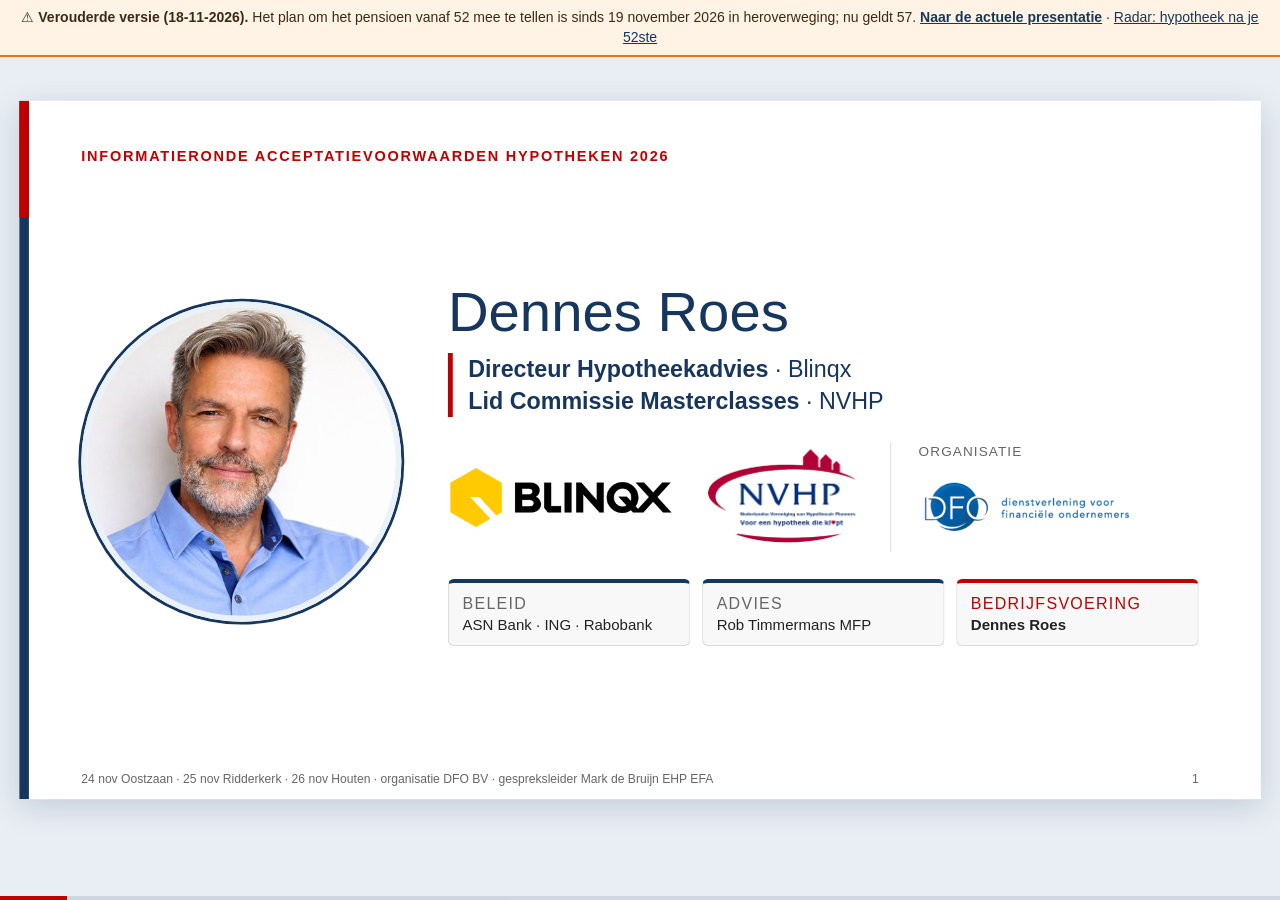
<file: presentatie-bedrijfsvoering.html>
<!DOCTYPE html>
<html lang="nl">
<head>
<meta charset="utf-8">
<meta name="color-scheme" content="only light">
<meta name="theme-color" content="#17365D">
<meta name="viewport" content="width=device-width, initial-scale=1">
<title>Van regel naar kantoorproces</title>
<meta name="robots" content="noindex, follow">
<meta name="description" content="Presentatie Dennes Roes – informatieronde november 2026, georganiseerd door DFO BV: bedrijfsvoering rond aangescherpt hypotheekbeleid (EBA/ECB) voor 50-plussers.">
<link rel="icon" href="/favicon.svg" type="image/svg+xml">
<link rel="icon" href="/favicon-32.png" sizes="32x32" type="image/png">
<link rel="apple-touch-icon" href="/apple-touch-icon.png">
<meta name="robots-old" content="index, follow, max-image-preview:large">
<meta name="author" content="Dennes Roes">
<link rel="canonical" href="https://dennes-roes.nl/presentatie-bedrijfsvoering.html">
<meta property="og:type" content="website">
<meta property="og:site_name" content="Hypotheek vanaf 52">
<meta property="og:locale" content="nl_NL">
<meta property="og:title" content="Presentatie Dennes Roes: hypotheek vanaf 52">
<meta property="og:description" content="Bedrijfsvoering in 7 vragen: welke klanten benader je, hoe, in welke volgorde, wie doet wat en hoe leg je het vast. Eerste doelgroep 50–57 jaar.">
<meta property="og:url" content="https://dennes-roes.nl/presentatie-bedrijfsvoering.html">
<meta property="og:image" content="https://dennes-roes.nl/og-presentatie.jpg">
<meta property="og:image:secure_url" content="https://dennes-roes.nl/og-presentatie.jpg">
<meta property="og:image:type" content="image/jpeg">
<meta property="og:image:width" content="1200">
<meta property="og:image:height" content="630">
<meta property="og:image:alt" content="Presentatie Dennes Roes: hypotheek vanaf 52, bedrijfsvoering in 7 vragen">
<meta name="twitter:card" content="summary_large_image">
<meta name="twitter:title" content="Presentatie Dennes Roes: hypotheek vanaf 52">
<meta name="twitter:description" content="Bedrijfsvoering in 7 vragen: welke klanten benader je, hoe, in welke volgorde, wie doet wat en hoe leg je het vast. Eerste doelgroep 50–57 jaar.">
<meta name="twitter:image" content="https://dennes-roes.nl/og-presentatie.jpg">
<style>
:root{
  --navy:#17365D; --red:#C00000; --red-d:#B50000; --ink:#222222; --mute:#666666;
  --line:#D9D9D9; --soft:#F8F8F8; --sky:#EAF2F8; --green:#2E8B2E; --orange:#E8741E;
  --bg:#e9eef4; --slide:#ffffff;
}
*{box-sizing:border-box;margin:0;padding:0}
html,body{height:100%}
body{background:var(--bg);font-family:Calibri,Carlito,"Segoe UI",Arial,sans-serif;color:var(--ink);overflow:hidden}
#stage{position:fixed;inset:0;display:flex;align-items:center;justify-content:center}
#deck{width:1280px;height:720px;position:relative;transform-origin:center center;flex:none}
html{-webkit-text-size-adjust:100%;text-size-adjust:100%;color-scheme:only light}
.slide{position:absolute;inset:0;background:var(--slide);display:none;flex-direction:column;padding:48px 64px 44px;overflow:hidden;box-shadow:0 8px 30px rgba(23,54,93,.18)}
.slide.active{display:flex}
.slide::before{content:"";position:absolute;left:0;top:0;bottom:0;width:10px;background:var(--navy)}
.slide::after{content:"";position:absolute;left:0;top:0;width:10px;height:120px;background:var(--red)}
.kicker{font-size:15px;letter-spacing:.12em;text-transform:uppercase;color:var(--red);font-weight:700;margin-bottom:6px}
h1{font-family:"Calibri Light",Calibri,Carlito,Arial,sans-serif;font-weight:300;color:var(--navy);font-size:40px;line-height:1.12;margin-bottom:22px}
h2{font-size:21px;color:var(--navy);margin-bottom:8px}
p,li{font-size:19px;line-height:1.38}
ul{padding-left:22px}
li{margin-bottom:5px}
li::marker{color:var(--red)}
.foot{position:absolute;left:64px;right:64px;bottom:14px;display:flex;justify-content:space-between;font-size:12.5px;color:var(--mute)}
.grid2{display:grid;grid-template-columns:1fr 1fr;gap:26px}
.grid3{display:grid;grid-template-columns:repeat(3,1fr);gap:20px}
.grid4{display:grid;grid-template-columns:repeat(4,1fr);gap:16px}
.card{background:var(--soft);border:1px solid var(--line);border-top:4px solid var(--navy);border-radius:6px;padding:16px 18px}
.card.r{border-top-color:var(--red)} .card.g{border-top-color:var(--green)} .card.o{border-top-color:var(--orange)}
.card p,.card li{font-size:16.5px}
.card h2{font-size:18.5px}
.num{display:inline-flex;width:34px;height:34px;border-radius:50%;background:var(--red);color:#fff;font-weight:700;align-items:center;justify-content:center;font-size:18px;margin-right:10px;flex:none}
.tag{display:inline-block;font-size:12.5px;font-weight:700;padding:2px 8px;border-radius:10px;margin-right:6px;vertical-align:middle}
.t-besloten{background:#e3f1e3;color:#1f6b1f}.t-waarsch{background:#fdeedd;color:#9a4b0c}.t-mogelijk{background:#eee;color:#555}
.must{background:#fbe5e5;color:var(--red-d)} .can{background:var(--sky);color:var(--navy)}
table{border-collapse:collapse;width:100%;font-size:15.5px}
th{background:var(--navy);color:#fff;text-align:left;padding:7px 10px;font-weight:600}
td{padding:6px 10px;border-bottom:1px solid var(--line);vertical-align:top;line-height:1.3}
tr:nth-child(even) td{background:var(--soft)}
.afm{border-left:5px solid var(--orange);background:#fff6ee;padding:10px 14px;font-size:15px;line-height:1.35;border-radius:0 6px 6px 0;margin-top:auto}
.afm b{color:#9a4b0c}
.key{margin-top:auto;background:var(--navy);color:#fff;padding:12px 18px;border-radius:6px;font-size:18px}
.key b{color:#ffd6d6}
.title-slide{background:var(--navy);color:#fff;justify-content:center}
.title-slide::before{background:var(--red)} .title-slide::after{display:none}
.title-slide h1{color:#fff;font-size:52px;max-width:1000px}
.title-slide .kicker{color:#ffb3b3}
.title-slide p{font-size:22px;color:#d7e3f1}
.title-slide .foot{color:#9fb4cc}
.step{display:flex;align-items:flex-start;margin-bottom:12px}
.flow{display:flex;gap:10px;align-items:stretch;margin-top:6px}
.flow .card{flex:1;text-align:center;padding:14px 10px}
.flow .arrow{align-self:center;color:var(--red);font-size:26px;font-weight:700}
.big{font-size:44px;font-weight:700;color:var(--red);line-height:1}
.small{font-size:14px;color:var(--mute)}
a{color:var(--navy)}
.title-slide a{color:#fff}
/* UI */
#bar{position:fixed;left:0;right:0;bottom:0;height:4px;background:rgba(23,54,93,.12)}
#bar i{display:block;height:100%;background:var(--red);width:0;transition:width .2s}
#ctrl{position:fixed;right:14px;top:10px;display:flex;gap:6px;opacity:.25;z-index:6;transition:opacity .2s}
#ctrl:hover{opacity:1}
#ctrl button{background:#fff;border:1px solid #c9d3df;border-radius:4px;padding:6px 10px;font:600 13px Calibri,Carlito,Arial,sans-serif;color:var(--navy);cursor:pointer}
#notes{position:fixed;left:0;right:0;bottom:4px;max-height:36vh;overflow:auto;background:#fffdf3;border-top:3px solid var(--orange);padding:12px 18px;font-size:16px;line-height:1.45;display:none;z-index:5}
#notes.on{display:block}
#notes b{color:var(--navy)}
.sn{display:none}
.bars{margin-top:10px}
.br{display:grid;grid-template-columns:62px 1fr 82px 130px;gap:10px;align-items:center;margin-bottom:9px;font-size:16.5px}
.bl{font-weight:700;color:var(--navy)}
.bt{background:var(--soft);height:24px;border-radius:3px;overflow:hidden}
.bt i{display:block;height:100%;background:var(--navy);border-radius:3px}
.br.hot .bt i{background:var(--red)}
.br.o57 .bt i{background:var(--orange)}
.bv{text-align:right;font-weight:700;font-variant-numeric:tabular-nums}
.bd{color:var(--mute);font-size:14.5px;font-variant-numeric:tabular-nums}
@media (max-width:700px){#ctrl button{padding:6px 7px}}
/* ---- mobiele leesweergave (staand scherm) ---- */
#mhead{display:none}
@media screen and (max-width:820px) and (orientation:portrait){
  html,body{height:auto}
  body{overflow:auto;background:#eef2f6}
  #mhead{display:block;background:#17365D;color:#fff;padding:14px 16px;border-bottom:4px solid #C00000;position:sticky;top:0;z-index:7}
  #mhead b{font-size:17px;display:block}
  #mhead span{font-size:13px;color:#c9d6e6}
  #stage{position:static;display:block;padding:12px 0 70px}
  #deck{width:auto;height:auto;transform:none!important}
  .slide{position:relative;inset:auto;display:flex!important;height:auto;padding:22px 16px 18px 24px;margin:0 10px 14px;border-radius:8px;box-shadow:0 1px 4px rgba(0,0,0,.08);overflow:visible}
  .slide::before{width:6px;border-radius:8px 0 0 8px}.slide::after{width:6px;height:64px;border-radius:8px 0 0 0}
  .kicker{font-size:12px}
  h1{font-size:25px;margin-bottom:14px}
  .title-slide h1{font-size:30px}
  .title-slide p{font-size:17px}
  p,li{font-size:16px}
  h2{font-size:18px}
  .grid2,.grid3,.grid4{grid-template-columns:1fr!important;gap:12px}
  [style*="grid-template-columns"]:not(.br){grid-template-columns:1fr!important;gap:14px!important}
  .slide [style*="display:flex"]{flex-wrap:wrap}
  .slide img[alt^="Portret"]{width:170px!important;height:170px!important}
  .slide h1[style*="58px"]{font-size:34px!important}
  .slide p[style*="font-size:24px"]{font-size:18px!important}
  .flow{flex-direction:column}.flow .arrow{transform:rotate(90deg);align-self:center;line-height:1}
  .card p,.card li{font-size:15.5px}
  table{display:block;overflow-x:auto;font-size:14px;-webkit-overflow-scrolling:touch}
  th,td{padding:6px 8px;min-width:90px}
  .afm,.key{margin-top:14px!important;font-size:15px!important;padding:12px 14px!important}
  .big{font-size:34px}
  .br{grid-template-columns:46px 1fr 74px!important;gap:6px;font-size:14.5px}
  .bd{grid-column:2/4;margin-top:-6px;font-size:13px}
  .step{margin-bottom:8px}
  .foot{position:static;margin-top:14px;flex-direction:column;gap:2px;font-size:12px}
  .foot span:last-child{display:none}
  .sn{display:none}
  body.mnotes .sn{display:block;margin-top:12px;background:#fffdf3;border-left:4px solid #E8741E;padding:10px 12px;font-size:14.5px;line-height:1.45;border-radius:0 6px 6px 0}
  #notes,#bar,#bPrev,#bNext,#bFull{display:none!important}
  #ctrl{top:auto;bottom:12px;right:12px;opacity:1;gap:6px}
  #ctrl button{padding:7px 12px;font-size:13.5px;background:#17365D;color:#fff;box-shadow:0 2px 8px rgba(0,0,0,.25);border-radius:16px}
  .slide img[alt="Blinqx"]{height:34px!important}
  .slide img[alt="NVHP"]{height:64px!important}
  .slide img[alt^="DFO"]{height:56px!important;margin-left:-8px!important}
  .slide [style*="padding-left:28px"]{border-left:0!important;padding-left:0!important}
  .flow .card{padding:10px!important}.flow .big{font-size:24px!important}
}
</style>
<script type="application/ld+json">{"@context": "https://schema.org", "@type": "PresentationDigitalDocument", "name": "Presentatie Dennes Roes: hypotheek vanaf 52", "description": "Bedrijfsvoering in 7 vragen rond het aangescherpte hypotheekbeleid voor 50-plussers.", "url": "https://dennes-roes.nl/presentatie.html", "inLanguage": "nl-NL", "author": {"@type": "Person", "name": "Dennes Roes"}, "isPartOf": {"@type": "WebSite", "name": "Hypotheek vanaf 52", "url": "https://dennes-roes.nl/"}, "dateModified": "2026-11-18", "image": "https://dennes-roes.nl/og-presentatie.jpg"}</script>
</head>
<body>
<div id="oud" style="position:fixed;left:0;right:0;top:0;z-index:20;background:#FFF3E6;border-bottom:2px solid #E8741E;color:#3d2a14;font:14px/1.4 Calibri,Carlito,Arial,sans-serif;padding:8px 14px;text-align:center">⚠ <b>Verouderde versie (18-11-2026).</b> Het plan om het pensioen vanaf 52 mee te tellen is sinds 19 november 2026 in heroverweging; nu geldt 57. <a href="presentatie.html" style="color:#17365D;font-weight:700">Naar de actuele presentatie</a> · <a href="https://radar.avrotros.nl/artikel/een-hypotheek-na-je-52ste-hoe-je-pensioen-je-nieuwe-huis-in-de-weg-kan-zitten-63218" target="_blank" rel="noopener" style="color:#17365D">Radar: hypotheek na je 52ste</a></div>
<div id="mhead"><b>Van regelwijziging naar kantoorproces</b><span><a href="index.html" style="color:#c9d6e6">← Start</a> · <a href="adviseurstoolkit.html" style="color:#c9d6e6">Toolkit</a> · draai je telefoon voor dia-weergave</span></div>
<div id="stage"><div id="deck">

<!-- 0: spreker -->
<section class="slide speaker">
  <div class="kicker">Informatieronde acceptatievoorwaarden hypotheken 2026</div>
  <div style="display:grid;grid-template-columns:330px 1fr;gap:48px;align-items:center;flex:1">
    <div><img src="[data-uri]" alt="Portret van Dennes Roes" style="width:330px;height:330px;object-fit:cover;border-radius:50%;border:6px solid var(--sky);box-shadow:0 0 0 3px var(--navy)"></div>
    <div>
      <h1 style="font-size:58px;margin-bottom:10px">Dennes Roes</h1>
      <div style="border-left:5px solid var(--red);padding-left:16px;margin-bottom:26px">
        <p style="font-size:24px;color:var(--navy)"><b>Directeur Hypotheekadvies</b> · Blinqx</p>
        <p style="font-size:24px;color:var(--navy)"><b>Lid Commissie Masterclasses</b> · NVHP</p>
      </div>
      <div style="display:flex;gap:30px;align-items:center;margin-bottom:28px">
        <img src="[data-uri]" alt="Blinqx" style="height:62px">
        <img src="[data-uri]" alt="NVHP" style="height:110px">
      <div style="border-left:1px solid var(--line);padding-left:28px"><p class="small" style="text-transform:uppercase;letter-spacing:.08em;margin-bottom:4px">Organisatie</p><img src="[data-uri]" alt="DFO BV – dienstverlening voor financiële ondernemers" style="height:86px;margin-left:-14px"></div>
      </div>
      <div class="grid3" style="gap:12px">
        <div class="card" style="padding:10px 14px"><p class="small" style="text-transform:uppercase;letter-spacing:.08em">Beleid</p><p style="font-size:15.5px">ASN Bank · ING · Rabobank</p></div>
        <div class="card" style="padding:10px 14px"><p class="small" style="text-transform:uppercase;letter-spacing:.08em">Advies</p><p style="font-size:15.5px">Rob Timmermans MFP</p></div>
        <div class="card r" style="padding:10px 14px"><p class="small" style="text-transform:uppercase;letter-spacing:.08em;color:var(--red)">Bedrijfsvoering</p><p style="font-size:15.5px"><b>Dennes Roes</b></p></div>
      </div>
    </div>
  </div>
  <div class="foot"><span>24 nov Oostzaan · 25 nov Ridderkerk · 26 nov Houten · organisatie DFO BV · gespreksleider Mark de Bruijn EHP EFA</span><span>1</span></div>
  <div class="sn"><b>± 30 sec.</b> Even voorstellen. Vanavond drie invalshoeken: beleid (de bank), advies (Rob Timmermans) en bedrijfsvoering. Dat laatste is mijn deel: hoe richt je je advieskantoor hierop in. Vanuit Blinqx zien we dagelijks hoe kantoren hun portefeuille beheren; vanuit de NVHP-masterclasses wat adviseurs inhoudelijk nodig hebben.</div>
</section>

<!-- 1 -->
<section class="slide title-slide">
  <div class="kicker">Informatieronde · november 2026</div>
  <h1>Van regelwijziging naar kantoorproces</h1>
  <p style="max-width:900px">Bedrijfsvoering rond het aangescherpte hypotheekbeleid voor 50-plussers: wie benader je, hoe, in welke volgorde, door wie en tegen welke vergoeding?</p>
  <p style="margin-top:34px;font-size:24px;color:#fff"><b>Dennes Roes</b></p>
  <div class="foot"><span>Stand van zaken 18-11-2026 · beleid geldverstrekkers kan wijzigen</span><span>1</span></div>
  <div class="sn"><b>± 1 min.</b> Welkom. De sprekers vóór mij hebben uitgelegd <i>waarom</i> banken aanpassen en welke vaktechnische adviezen je kunt geven. Ik ga over het andere deel: hoe organiseer je dit op kantoor, zodat het geen losse brandjes worden maar een proces.</div>
</section>

<!-- 2 -->
<section class="slide">
  <div class="kicker">Uitgangspunten</div>
  <h1>30 minuten bedrijfsvoering, in zeven vragen</h1>
  <div class="grid2">
    <div>
      <div class="step"><span class="num">1</span><p>Welke klanten <b>kan</b> of <b>moet</b> je benaderen, en voor welke aanpassing?</p></div>
      <div class="step"><span class="num">2</span><p>Hoe benader je ze en waar differentieer je in?</p></div>
      <div class="step"><span class="num">3</span><p>Welke prioritering breng je aan?</p></div>
      <div class="step"><span class="num">4</span><p>Hoe verdeel je de taken binnen kantoor?</p></div>
    </div>
    <div>
      <div class="step"><span class="num">5</span><p>Hoe leg je het vast, ook als de klant niet reageert?</p></div>
      <div class="step"><span class="num">6</span><p>Welk vergoedingsmodel zet je in?</p></div>
      <div class="step"><span class="num">7</span><p>Met welke partijen werk je samen, en hoe?</p></div>
      <div class="card" style="margin-top:14px"><p><b>Al behandeld vanavond:</b> de aanleiding (EBA/ECB/DNB) en de vaktechnische adviezen. Die herhaal ik niet.</p></div>
    </div>
  </div>
  <div class="foot"><span>Van regelwijziging naar kantoorproces</span><span>2</span></div>
  <div class="sn"><b>± 1 min.</b> Kort de opbouw. Benadruk: geen vaktechniek, wél organisatie. Aan het eind een concreet stappenplan tot maart 2027.</div>
</section>

<!-- 2b: cijfers -->
<section class="slide">
  <div class="kicker">Eerst wat cijfers</div>
  <h1>Om hoeveel huishoudens gaat het?</h1>
  <div class="grid3" style="margin-bottom:18px">
    <div class="card r"><div class="big">2,62 mln</div><p style="margin-top:6px">huishoudens met hoofdkostwinner <b>45+</b> én een hypotheek op de eigen woning: <b>67%</b> van alle 3,90 mln hypotheekhouders</p></div>
    <div class="card"><div class="big" style="color:var(--navy)">€ 495 mld</div><p style="margin-top:6px">hypotheekschuld bij 45+: <b>59%</b> van de totale schuld van € 843 mld</p></div>
    <div class="card o"><div class="big" style="color:var(--orange)">78%</div><p style="margin-top:6px">van de 3,36 mln eigenwoningbezitters van 45+ heeft nog een hypotheek</p></div>
  </div>
  <div class="grid2" style="grid-template-columns:1.25fr 1fr">
    <div>
      <h2>Huishoudens met hypotheek, naar leeftijd hoofdkostwinner</h2>
      <div class="bars">
        <div class="br"><span class="bl">45–55</span><span class="bt"><i style="width:96.5%"></i></span><span class="bv">837.400</span><span class="bd">gem. € 247.700</span></div>
        <div class="br hot"><span class="bl">55–65</span><span class="bt"><i style="width:100%"></i></span><span class="bv">867.800</span><span class="bd">gem. € 192.200</span></div>
        <div class="br"><span class="bl">65–75</span><span class="bt"><i style="width:63.9%"></i></span><span class="bv">554.200</span><span class="bd">gem. € 142.500</span></div>
        <div class="br"><span class="bl">75–85</span><span class="bt"><i style="width:35.3%"></i></span><span class="bv">306.300</span><span class="bd">gem. € 119.500</span></div>
        <div class="br"><span class="bl">85+</span><span class="bt"><i style="width:6.7%"></i></span><span class="bv">58.500</span><span class="bd">gem. € 95.100</span></div>
      </div>
      <p class="small">gem. = gemiddelde hypotheekschuld per huishouden mét hypotheek. Aantallen zijn huishoudens, geen personen.</p>
    </div>
    <div class="card" style="align-self:start">
      <h2>Wat betekent dit voor jouw portefeuille?</h2>
      <ul>
        <li><b>1,7 mln</b> huishoudens tussen 45 en 65: zij komen in de komende 15 jaar bij de pensioentoets</li>
        <li>Bij 65+ heeft volgens de AFM <b>± 94%</b> (deels) aflossingsvrij: zo'n <b>0,86 mln</b> huishoudens</li>
        <li>Volgens AFM- en DNB-schattingen kunnen <b>23.000 tot 78.000</b> oudere huishoudens in de knel komen bij herfinanciering</li>
      </ul>
    </div>
  </div>
  <div class="foot"><span>Bron: CBS StatLine 83834NED, stand 1-1-2025 (voorlopig), particuliere huishoudens naar leeftijd hoofdkostwinner · AFM/DNB via HomeFinance, Welingelichte Kringen</span><span>3</span></div>
  <div class="sn"><b>± 2 min.</b> Twee derde van alle hypotheekhouders is 45 of ouder. Het gaat dus niet om een niche, maar om het grootste deel van je portefeuille. Let op: dit zijn <b>huishoudens</b>, geen personen. Bij stellen gaat het om twee consumenten per dossier. De gemiddelde schuld daalt met de leeftijd, maar het aandeel aflossingsvrij stijgt juist. Vraag de zaal: hoeveel procent van jouw portefeuille is 45+? Waarschijnlijk meer dan je denkt.</div>
</section>

<!-- 2c: segment 50-57 -->
<section class="slide">
  <div class="kicker">Eerste doelgroep · 50 tot en met 57 jaar</div>
  <h1>± 680.000 huishoudens: hier begin je</h1>
  <div class="grid2" style="grid-template-columns:1fr 1.15fr;gap:30px">
    <div>
      <h2>Huishoudens met hypotheek per leeftijd, maart 2027 (schatting)</h2>
      <div class="bars" style="margin-top:6px"><div class="br" style="grid-template-columns:62px 1fr 82px"><span class="bl">50 jr</span><span class="bt"><i style="width:84.3%"></i></span><span class="bv">± 77.900</span></div><div class="br" style="grid-template-columns:62px 1fr 82px"><span class="bl">51 jr</span><span class="bt"><i style="width:84.6%"></i></span><span class="bv">± 78.200</span></div><div class="br hot" style="grid-template-columns:62px 1fr 82px"><span class="bl">52 jr</span><span class="bt"><i style="width:87.9%"></i></span><span class="bv">± 81.200</span></div><div class="br hot" style="grid-template-columns:62px 1fr 82px"><span class="bl">53 jr</span><span class="bt"><i style="width:90.5%"></i></span><span class="bv">± 83.600</span></div><div class="br hot" style="grid-template-columns:62px 1fr 82px"><span class="bl">54 jr</span><span class="bt"><i style="width:97.3%"></i></span><span class="bv">± 89.900</span></div><div class="br hot" style="grid-template-columns:62px 1fr 82px"><span class="bl">55 jr</span><span class="bt"><i style="width:94.8%"></i></span><span class="bv">± 87.600</span></div><div class="br hot" style="grid-template-columns:62px 1fr 82px"><span class="bl">56 jr</span><span class="bt"><i style="width:98.3%"></i></span><span class="bv">± 90.900</span></div><div class="br o57" style="grid-template-columns:62px 1fr 82px"><span class="bl">57 jr</span><span class="bt"><i style="width:100.0%"></i></span><span class="bv">± 92.400</span></div></div>
      <p class="small"><span style="color:var(--red)">■</span> 52–56: pensioen telt bij Rabobank/Obvion per maart 2027 mee (voorheen pas vanaf 57) · <span style="color:var(--orange)">■</span> 57: telde al mee</p>
    </div>
    <div>
      <div class="card" style="margin-bottom:10px;padding:12px 16px"><h2>50–51 jaar · voorbereiden</h2><p><b>± 155.000</b> huishoudens · <b>± € 39 mld</b>. Binnen 1–2 jaar in de 15-jaarszone: plannen nú in beeld brengen.</p></div>
      <div class="card r" style="margin-bottom:10px;padding:12px 16px"><h2>52–56 jaar · direct geraakt</h2><p><b>± 435.000</b> huishoudens · <b>± € 97 mld</b>. Bij verhuizen, verhogen of oversluiten telt het pensioen voortaan mee.</p></div>
      <div class="card o" style="margin-bottom:10px;padding:12px 16px"><h2>57 jaar · aflossingsvrij en de schuld op 85</h2><p><b>± 90.000</b> huishoudens · <b>± € 18 mld</b>. Pensioen telde al mee, maar de toets op schuld en levensverwachting is nieuw.</p></div>
      <div class="card g" style="padding:12px 16px"><h2>Vertaald naar jouw kantoor</h2><p>Per <b>1.000</b> hypotheekklanten gemiddeld <b>± 175</b> tussen 50 en 57, van wie <b>±&nbsp;110</b> tussen 52 en 56.</p></div>
    </div>
  </div>
  <div class="afm"><b>⚠ Schatting, geen CBS-cijfer:</b> de CBS-klassen 45–55 en 55–65 zijn verdeeld naar de bevolking per leeftijd (CBS 03759ned) en twee jaar doorgeschoven naar 2027. Niet iedereen zit bij een bank met de 52-grens, en een ongewijzigde hypotheek valt er niet onder. Presenteer dit als <b>orde van grootte</b>.</div>
  <div class="foot"><span>Bron: eigen berekening op CBS 83834NED (1-1-2025, voorlopig) en CBS 03759ned · leeftijd = hoofdkostwinner</span><span>5</span></div>
  <div class="sn"><b>± 2 min.</b> Mijn advies: begin bij 50 tot en met 57 jaar. Daar komen alle drie de veranderingen samen: pensioen 15 jaar vooraf, de schuld op hoge leeftijd en de afbouw van aflossingsvrij. Per 1.000 klanten zijn het er zo'n 175. Dat is te veel om allemaal te bellen en te weinig om te negeren, dus prioriteer (vraag 3). De 50- en 51-jarigen neem je mee omdat zij nu nog de ruimte hebben om plannen naar voren te halen.</div>
</section>

<!-- 3 -->
<section class="slide">
  <div class="kicker">Kort ter herinnering</div>
  <h1>Wat verandert er, en voor wie?</h1>
  <table>
    <tr><th style="width:24%">Aanpassing</th><th>Inhoud</th><th style="width:20%">Wanneer</th><th style="width:15%">Status</th></tr>
    <tr><td>Pensioen eerder meetellen</td><td>Rabobank en Obvion toetsen het verwachte pensioeninkomen <b>15 jaar</b> vóór de AOW-leeftijd in plaats van 10 jaar: bij AOW op 67 vanaf <b>52</b> in plaats van 57</td><td>Maart 2027</td><td><span class="tag t-besloten">Besloten</span></td></tr>
    <tr><td>Schuld op hoge leeftijd</td><td>Toets op de resterende schuld rond 85 jaar ten opzichte van de woningwaarde (ABN AMRO 50%; Rabobank en Obvion 70%)</td><td>Dec 2026 / maart 2027</td><td><span class="tag t-besloten">Besloten</span></td></tr>
    <tr><td>Aflossingsvrij</td><td>Minder ruimte voor nieuw aflossingsvrij; mogelijk afbouw van het bestaande volume</td><td>Gefaseerd</td><td><span class="tag t-waarsch">Waarschijnlijk</span></td></tr>
    <tr><td>Monitoring tijdens de looptijd</td><td>Actueel inkomen, (her)taxatie, onderhoudsstaat, pensioenopbouw</td><td>Komende periode</td><td><span class="tag t-mogelijk">Mogelijk</span></td></tr>
  </table>
  <p style="margin-top:14px;font-size:17px">Niet iedere bank volgt hetzelfde pad: zo hanteert ASN geen algemene 52-jaarsgrens. Afstemming tussen banken is mededingingsrechtelijk niet toegestaan, dus er komt <b>geen uniforme sectorregel</b>. Een bestaande hypotheek die niet wordt aangepast, blijft in principe ongemoeid. De nieuwe regels raken klanten op het moment dat ze <b>verhuizen, verhogen of oversluiten</b>.</p>
  <div class="afm"><b>⚠ Compliance:</b> leeftijdsgrenzen en percentages verschillen per geldverstrekker en kunnen nog wijzigen. Communiceer ze nooit als algemene regel naar klanten; verwijs naar het actuele acceptatiebeleid van de geldverstrekker.</div>
  <div class="foot"><span>Bronnen: rabobank.nl, hypothecairplanner.nl, EBA Guidelines on Loan Origination and Monitoring</span><span>3</span></div>
  <div class="sn"><b>± 2 min.</b> Alleen de kern, de vorige sprekers hebben dit uitgediept. De boodschap voor de bedrijfsvoering: <b>het moment van aanpassen</b> is het risicomoment. Wie de komende jaren iets wil (verhuizen, verbouwen, verduurzamen, oversluiten), heeft er belang bij dat vóór de ingangsdatum uit te zoeken.</div>
</section>

<!-- europa -->
<section class="slide">
  <div class="kicker">Context · Europa</div>
  <h1>Wat in Nederland verandert, is elders al gewoon</h1>
  <div class="grid2" style="grid-template-columns:1.25fr 1fr;gap:22px">
    <div>
      <h2 style="margin-bottom:10px">Wat andere landen al doen</h2>
      <table style="font-size:16.5px"><tr><th style="width:24%">Land</th><th>Aflossing en leengrenzen</th></tr><tr><td><b>Nederland</b></td><td>Renteaftrek tot 37,56%; lenen tot 100%; veel aflossingsvrij (grootbanken nieuw max. 30%)</td></tr><tr><td><b>Duitsland</b></td><td>Geen renteaftrek; aflossen binnen levensverwachting; vanaf ± 60 jaar lastiger</td></tr><tr><td><b>Zweden</b></td><td>Wettelijke aflosplicht 1–2% per jaar boven 50% van de waarde; lenen tot 90%</td></tr><tr><td><b>Ierland</b></td><td>Leengrens 4× inkomen (starters), 3,5× (doorstromers); tot 90% van de waarde</td></tr><tr><td><b>Ver. Koninkrijk</b></td><td>Geen renteaftrek; grootbanken: meestal afgelost tussen 75 en 80 jaar</td></tr><tr><td><b>Denemarken</b></td><td>Max. 80% via hypotheekinstituut; aflossingsvrij max. 10 jaar en 60% van de waarde</td></tr></table>
    </div>
    <div>
      <h2 style="margin-bottom:12px">Europese lijnen die de hypotheek raken</h2>
      <ul style="list-style:none;padding-left:0"><li style="font-size:18.5px;margin-bottom:12px"><span class="tag t-besloten">Besloten</span>Betaalbaar, ook na uw pensioen (EBA)</li><li style="font-size:18.5px;margin-bottom:12px"><span class="tag t-besloten">Besloten</span>Kapitaaleisen banken (CRR3, ondergrens tot 2030)</li><li style="font-size:18.5px;margin-bottom:12px"><span class="tag t-besloten">Besloten</span>Klimaat en energielabel in de waardering</li><li style="font-size:18.5px;margin-bottom:12px"><span class="tag t-besloten">Besloten</span>Zuiniger woningvoorraad (EPBD IV)</li><li style="font-size:18.5px;margin-bottom:12px"><span class="tag t-mogelijk">Mogelijk</span>Herziening hypotheekrichtlijn, groene hypotheken</li><li style="font-size:18.5px;margin-bottom:12px"><span class="tag t-mogelijk">Mogelijk</span>Renteaftrek afbouwen (IMF/OESO-advies)</li></ul>
    </div>
  </div>
  <div class="key" style="font-size:18px">Richting in Europa: <b>meer aflossen</b> en grenzen op <b>inkomen, waarde en leeftijd</b>. De pensioentoets en de grens rond 85 jaar zijn <b>bankbeleid</b>, geen Europese regel.</div>
  <div class="foot"><span>Bron: NVHP "Hypotheek straks", Europa (stand 22-10-2026): <a href="https://dennes-roes.nl/hypotheek-straks/europa.html" target="_blank" rel="noopener">dennes-roes.nl/hypotheek-straks/europa.html</a> · momentopname, deels secundaire bronnen</span><span>7</span></div>
  <div class="sn"><b>± 2 min.</b> Even uitzoomen: Nederland is een van de weinige landen met ruime renteaftrek, lenen tot de volle waarde en veel aflossingsvrij. Elders is aflossen de norm en gelden grenzen op inkomen, waarde en leeftijd. Belangrijk om te benadrukken: de EBA vraagt banken te toetsen of de lening ook na het pensioen betaalbaar blijft, maar <i>hoe</i> (pensioen 15 jaar vooraf, grens rond 85 jaar) is bankbeleid. Daarom verschilt het per geldverstrekker. Let op: de landeninformatie is een momentopname en deels gebaseerd op secundaire bronnen; Zweden versoepelde in 2026 juist weer.</div>
</section>

<!-- kader nazorg -->
<section class="slide">
  <div class="kicker">Het kader · onderhoud en nazorg</div>
  <h1>Wat móet je, en wat spreek je af?</h1>
  <div class="grid2" style="grid-template-columns:1fr 1.25fr">
    <div class="card r">
      <h2>Wettelijk</h2>
      <ul>
        <li><b>Art. 4:20 lid 3 Wft</b>: klant tijdig én <b>individueel</b> informeren bij een <b>wezenlijke wijziging</b> van een product dat via jou is afgesloten. Een websitebericht is niet genoeg.</li>
        <li>Dossier archiveren, minimaal 7 jaar</li>
        <li><b>Informeren ≠ adviseren.</b> Advies over de nieuwe situatie is een aparte, betaalde dienst.</li>
      </ul>
    </div>
    <div class="card">
      <h2>Afgesproken (privaatrechtelijk)</h2>
      <ul>
        <li>Periodieke check, signaleren van renteverloop en levensgebeurtenissen, jaarlijkse portefeuillecheck, marktvergelijking</li>
        <li>Wat je <b>belooft</b> (ook in marketingteksten) is afdwingbaar</li>
        <li>Zonder afspraak geldt de norm van de <b>redelijk bekwaam adviseur</b>, en die ligt hoog: volgens de Hoge Raad toetst die regelmatig of het product nog past</li>
        <li>Nazorg beperken mag, mits <b>vastgelegd en door de klant geaccepteerd</b>. Stilzwijgend laten vervallen betekent het volle aansprakelijkheidsrisico.</li>
      </ul>
    </div>
  </div>
  <div class="key">Bepaal eerst welk <b>nazorgniveau</b> je belooft. Daaruit volgt welke klanten je moet benaderen, en wat je daarvoor in rekening brengt.</div>
  <div class="afm"><b>⚠ Juridische nuance:</b> een aangescherpt acceptatiebeleid voor <i>nieuwe</i> aanvragen verandert een bestaande, ongewijzigde hypotheek niet. Of het een "wezenlijke wijziging" in de zin van art. 4:20 lid 3 Wft is, is dus twijfelachtig. De verplichting om te benaderen komt vooral uit je eigen nazorgafspraak en de zorgnorm. Laat dit toetsen door je compliance officer.</div>
  <div class="foot"><span>Bron: hypothecairplanner.nl/themas/onderhoud-en-nazorg · Wft art. 4:20 lid 3 en 4:21</span><span>0</span></div>
  <div class="sn"><b>± 2 min.</b> Voordat we naar de klantselectie gaan: waar komt het "moeten" vandaan? Wettelijk is het smal: informeren bij een wezenlijke wijziging. Privaatrechtelijk is het breed: wat je belooft moet je waarmaken, en zonder afspraak val je terug op een hoge zorgnorm. Wie geen nazorgafspraak heeft gemaakt, heeft dus niet minder risico, maar méér. Kijk eens kritisch naar je dienstenwijzer en website: staat daar "altijd bereikbaar" of "wij houden uw hypotheek in de gaten"?</div>
</section>

<!-- 4 -->
<section class="slide">
  <div class="kicker">Vraag 1</div>
  <h1>Welke klanten <span style="color:var(--red)">moet</span> of <span style="color:var(--navy)">kan</span> je benaderen?</h1>
  <table>
    <tr><th style="width:34%">Klantsegment in je portefeuille</th><th>Raakt aan aanpassing</th><th style="width:16%">Moet / kan</th></tr>
    <tr><td><b>50–57 jaar</b> (eerste doelgroep), zeker met een verhuis-, verbouw- of verduurzamingswens</td><td>Pensioen 15 jaar vooraf (52 i.p.v. 57)</td><td><span class="tag must">Moet*</span></td></tr>
    <tr><td><b>55+</b> met hoog aandeel aflossingsvrij en rentevast-einde vóór 2032</td><td>Schuld op 85 jaar, afbouw aflossingsvrij</td><td><span class="tag must">Moet*</span></td></tr>
    <tr><td>Leningdelen van <b>vóór 2001</b></td><td>Renteaftrek stopt per 1-1-2031 (los van EBA, wel zelfde gesprek)</td><td><span class="tag must">Moet*</span></td></tr>
    <tr><td>Rentevast tussen 2019 en 2021 afgesloten (± 2%)</td><td>Renteschok bij verlengen + mogelijke hertoetsing</td><td><span class="tag can">Kan</span></td></tr>
    <tr><td>Hoge LTV en/of slecht energielabel</td><td>LTV-eisen, verduurzaming, taxatie</td><td><span class="tag can">Kan</span></td></tr>
    <tr><td>Kinderen van bestaande klanten (starters)</td><td>Familiebank / schenken als oplossing ouders</td><td><span class="tag can">Kan</span></td></tr>
  </table>
  <div class="afm" style="font-size:19px;line-height:1.42;padding:16px 20px;border-left-width:8px"><b>⚠ Compliance, risico:</b> * "Moet" is géén wettelijke plicht om de hele portefeuille te benaderen. Het volgt uit (a) je eigen nazorgafspraak (overeenkomst van opdracht, OTD, website) en (b) de zorgnorm van de redelijk bekwaam adviseur. Art. 4:20 lid 3 Wft (informeren bij een wezenlijke wijziging) raakt een ongewijzigde bestaande hypotheek waarschijnlijk niet. Wie actief nazorg <i>belooft</i> in het dienstverleningsdocument en die niet levert, loopt een aansprakelijkheids- en toezichtsrisico. Controleer je eigen dienstverleningsdocument.</div>
  <div class="foot"><span>Van regelwijziging naar kantoorproces</span><span>4</span></div>
  <div class="sn"><b>± 4 min.</b> Het onderscheid moet/kan is de kern voor je bedrijfsvoering. <b>Moet</b>: klanten met wie je een doorlopende relatie hebt afgesproken, en die in een segment vallen waar de wijziging hun plannen concreet raakt. <b>Kan</b>: klanten voor wie je met een gesprek waarde toevoegt, en wat ook een commerciële kans is. Vraag de zaal: wie weet uit zijn hoofd hoeveel klanten tussen 48 en 56 hij heeft?</div>
</section>

<!-- 5 -->
<section class="slide">
  <div class="kicker">Vraag 1 · hoe vind je ze?</div>
  <h1>Selecteren begint bij je data</h1>
  <div class="grid2">
    <div class="card">
      <h2>Velden die je nodig hebt per dossier</h2>
      <ul>
        <li>Geboortedatum <b>beide</b> partners → eigen AOW-datum</li>
        <li>Geldverstrekker + label (beleid verschilt!)</li>
        <li>Per leningdeel: aflosvorm, ingangsdatum, rentevast-einde, rente</li>
        <li>Marktwaarde + datum laatste taxatie/WOZ → LTV</li>
        <li>Pensioeninkomen (UPO / mijnpensioenoverzicht)</li>
        <li>Energielabel</li>
        <li>Soort relatie: abonnement, nazorgafspraak, slapend</li>
      </ul>
    </div>
    <div>
      <div class="card r" style="margin-bottom:16px">
        <h2>Realiteit op veel kantoren</h2>
        <p>Pensioeninkomen en marktwaarde ontbreken of zijn verouderd. Leningdelen staan niet gestructureerd in het systeem. <b>Datakwaliteit is stap 0.</b></p>
      </div>
      <div class="card g">
        <h2>Praktisch</h2>
        <p>Maak één export uit je adviessysteem/CRM. Laat de klant de ontbrekende gegevens zelf aanvullen via een (slim) formulier, in plaats van dat je ze zelf gaat zoeken.</p>
      </div>
    </div>
  </div>
  <div class="foot"><span>Van regelwijziging naar kantoorproces</span><span>5</span></div>
  <div class="sn"><b>± 2 min.</b> Zonder data geen selectie. Veel adviseurs hebben de geldverstrekker en leningdelen wél, maar pensioeninkomen en actuele waarde níet. Dat los je niet op met overuren maar door de klant zelf te laten aanleveren, wat later terugkomt bij de tooling.</div>
</section>

<!-- 6 -->
<section class="slide">
  <div class="kicker">Vraag 2</div>
  <h1>Benaderen: van breed naar persoonlijk</h1>
  <div class="flow">
    <div class="card"><h2>① Informeren</h2><p>Nieuwsbrief, website, algemene brief/mail aan de hele portefeuille</p><p class="small" style="margin-top:6px">Alle klanten</p></div>
    <div class="arrow">→</div>
    <div class="card o"><h2>② Uitvragen</h2><p>Persoonlijke mail met een scan/formulier: plannen, pensioen, wensen</p><p class="small" style="margin-top:6px">Segmenten "moet" + "kan"</p></div>
    <div class="arrow">→</div>
    <div class="card r"><h2>③ Bellen</h2><p>Persoonlijk contact, beoordelen of er een adviesvraag ligt</p><p class="small" style="margin-top:6px">Prio 1 + scan-signalen</p></div>
    <div class="arrow">→</div>
    <div class="card g"><h2>④ Adviesgesprek</h2><p>Doorrekenen, alternatieven, vastleggen</p><p class="small" style="margin-top:6px">Concrete vraag</p></div>
  </div>
  <div class="grid2" style="margin-top:20px">
    <div><h2>Differentiëren in</h2><ul><li><b>Urgentie</b>: plannen binnen 12–24 maanden of "ooit"</li><li><b>Toon</b>: geruststellen bij een bestaande hypotheek zonder wijziging, activeren bij plannen</li><li><b>Kanaal</b>: digitaal waar het kan, persoonlijk waar het moet</li></ul></div>
    <div><h2>Boodschap</h2><p>"Heeft u de komende jaren plannen met uw woning? Laat dan nú uitzoeken wat er mogelijk is, vóór de banken hun regels aanpassen." <b>Geen paniek, wel een deadline.</b></p></div>
  </div>
  <div class="afm"><b>⚠ AFM-risico:</b> bevat de benadering een vergelijking of aanbeveling ("u kunt beter nu oversluiten bij X"), dan is het <b>advies</b>. Leg dan het dienstverleningsregime en de vergoeding vóóraf vast. Wervende teksten met druk ("laatste kans!") kunnen als misleidend worden gezien: wees feitelijk en noem geen bank-specifieke grenzen als algemene regel.</div>
  <div class="foot"><span>Van regelwijziging naar kantoorproces</span><span>6</span></div>
  <div class="sn"><b>± 4 min.</b> Trechter: hoe verder naar rechts, hoe duurder per klant. Je wilt dus dat de scan het zware werk doet: de klant geeft zelf aan of er plannen zijn. Stel dat je portefeuille 1.500 klanten heeft, dan bel je hooguit 150–250 mensen persoonlijk.</div>
</section>

<!-- 7 -->
<section class="slide">
  <div class="kicker">Vraag 3</div>
  <h1>Prioriteren: urgentie × impact</h1>
  <div class="grid2">
    <table>
      <tr><th>Signaal</th><th style="width:22%">Punten</th></tr>
      <tr><td>Leeftijd 50–57 (eerste doelgroep)</td><td>+3</td></tr>
      <tr><td>Verhuis-, verbouw- of verduurzamingsplannen</td><td>+2</td></tr>
      <tr><td>Rentevast-einde binnen 24 maanden</td><td>+2</td></tr>
      <tr><td>Aflossingsvrij &gt; 50% van de schuld</td><td>+2</td></tr>
      <tr><td>Leningdeel van vóór 2001</td><td>+2</td></tr>
      <tr><td>Bank met aangekondigde aanscherping</td><td>+2</td></tr>
      <tr><td>LTV &gt; 80% of energielabel E–G</td><td>+1</td></tr>
      <tr><td>Abonnement/nazorgafspraak</td><td>+1</td></tr>
    </table>
    <div>
      <div class="card r" style="margin-bottom:12px"><h2>Prio 1 · score ≥ 7</h2><p>Vrijwel altijd 50–57 met plannen of rentevast-einde. Persoonlijk bellen <b>vóór 1 januari 2027</b></p></div>
      <div class="card o" style="margin-bottom:12px"><h2>Prio 2 · score 3–6</h2><p>Persoonlijke mail + scan, bellen bij signaal, <b>vóór maart 2027</b></p></div>
      <div class="card" style="margin-bottom:12px"><h2>Prio 3 · score 0–2</h2><p>Informeren via nieuwsbrief, meenemen in reguliere nazorgcyclus</p></div>
      <p class="small">Scoremodel is een voorbeeld, stem het af op je eigen portefeuille en capaciteit.</p>
    </div>
  </div>
  <div class="key">Prioriteit = <b>wie het meest verliest</b> als je níet belt × <b>hoe snel</b> dat verlies intreedt.</div>
  <div class="foot"><span>Van regelwijziging naar kantoorproces</span><span>7</span></div>
  <div class="sn"><b>± 3 min.</b> Een eenvoudig puntenmodel maakt de prioritering uitlegbaar, ook richting de AFM en je eigen collega's. Belangrijk: reken eerst uit hoeveel klanten in prio 1 vallen en hoeveel belcapaciteit je hebt. Past het niet, schuif dan de drempel op, maar documenteer waarom.</div>
</section>

<!-- 8 -->
<section class="slide">
  <div class="kicker">Vraag 4</div>
  <h1>Taakverdeling binnen kantoor</h1>
  <table>
    <tr><th style="width:26%">Activiteit</th><th>Binnendienst / backoffice</th><th>Klantadviseur / junior</th><th>Erkend hypotheekadviseur</th><th>Directie / compliance</th></tr>
    <tr><td>Beleid, doelgroep, scoremodel</td><td></td><td></td><td>Meedenken</td><td><b>Eigenaar</b></td></tr>
    <tr><td>Data-export en opschonen</td><td><b>Uitvoeren</b></td><td></td><td></td><td>Controle</td></tr>
    <tr><td>Mailing + scan versturen</td><td><b>Uitvoeren</b></td><td></td><td></td><td>Tekst akkoord</td></tr>
    <tr><td>Scan-uitkomsten triëren</td><td>Voorbereiden</td><td><b>Uitvoeren</b></td><td>Bij twijfel</td><td></td></tr>
    <tr><td>Bellen prio 1 en 2</td><td>Afspraak plannen</td><td><b>Uitvoeren</b></td><td>Complexe gevallen</td><td></td></tr>
    <tr><td>Adviesgesprek + rapport</td><td>Dossier compleet</td><td>Ondersteunen</td><td><b>Uitvoeren</b></td><td></td></tr>
    <tr><td>Vastlegging + rappel</td><td><b>Uitvoeren</b></td><td>Notitie gesprek</td><td>Adviesdossier</td><td>Steekproef</td></tr>
  </table>
  <div class="afm" style="margin-top:14px"><b>⚠ Wft-vakbekwaamheid:</b> wie de klant <b>adviseert</b> moet Wft-gediplomeerd en PE-actueel zijn. Een junior of binnendienstmedewerker mag informeren en uitvragen, maar geen advies geven. Trek die grens expliciet in je belscript.</div>
  <div class="foot"><span>Van regelwijziging naar kantoorproces</span><span>8</span></div>
  <div class="sn"><b>± 3 min.</b> De duurste uren (erkend adviseur) wil je alleen inzetten waar echt advies nodig is. Laat binnendienst en junioren het voorwerk doen, met een belscript dat precies zegt waar informeren ophoudt en advies begint.</div>
</section>

<!-- 9 -->
<section class="slide">
  <div class="kicker">Vraag 5</div>
  <h1>Vastleggen, ook als de klant niet reageert</h1>
  <div class="grid2">
    <div class="card">
      <h2>Contactlog per klant</h2>
      <ul>
        <li>Aard, datum en bron van de wijziging</li>
        <li>Hoe en wanneer geïnformeerd (versie brief/mail)</li>
        <li>Reactie klant, <b>ook als die uitblijft</b></li>
        <li>Jouw advies en opties, keuze klant (ook als die afwijkt)</li>
        <li>Vervolgactie met <b>concrete datum</b> + prioriteitsscore</li>
      </ul>
      <p class="small" style="margin-top:6px">Borg: jaarlijkse digitale uitvraag (5 vragen: inkomen, woonsituatie, plannen) · signaal ≥ 3 maanden vóór afloop rentevast · archief ≥ 7 jaar</p>
    </div>
    <div class="card r">
      <h2>Bij geen reactie: 3 contactmomenten</h2>
      <div class="step"><span class="num" style="width:28px;height:28px;font-size:15px">1</span><p>Mail met scan</p></div>
      <div class="step"><span class="num" style="width:28px;height:28px;font-size:15px">2</span><p>Herinnering na 2–3 weken (ander kanaal: sms/telefoon)</p></div>
      <div class="step"><span class="num" style="width:28px;height:28px;font-size:15px">3</span><p>Afsluitende brief: "wij hebben u geïnformeerd over …, u heeft aangegeven / niet gereageerd …, u kunt altijd contact opnemen"</p></div>
      <p class="small">Daarna: dossier status "geïnformeerd – geen reactie" + datum volgende reguliere review.</p>
    </div>
  </div>
  <div class="key" style="margin-bottom:10px">"Wat niet in het dossier staat, is niet gedaan." Vermijd vage beleidszinnen zonder concrete actie.</div>
  <div class="afm" style="margin-top:0"><b>⚠ Compliance:</b> de afsluitende brief beperkt het risico, maar sluit aansprakelijkheid niet uit. Leg vast <i>wat</i> je hebt gecommuniceerd (bewaar de tekst per versie) en <i>dat</i> het is verstuurd. Een klant die "nee" zegt na een uitgevraagd plan legt je schriftelijk vast, inclusief de risico's die je hebt benoemd.</div>
  <div class="foot"><span>Van regelwijziging naar kantoorproces</span><span>9</span></div>
  <div class="sn"><b>± 3 min.</b> "Niet reageren" is ook een uitkomst, maar alleen als je kunt aantonen dat je het hebt geprobeerd. Een vast ritme van drie contactmomenten is goed uitlegbaar. Automatiseer de herinneringen; de afsluitende brief is een standaardtekst, geen maatwerk.</div>
</section>

<!-- 10 -->
<section class="slide">
  <div class="kicker">Vraag 6</div>
  <h1>Welk vergoedingsmodel?</h1>
  <table>
    <tr><th style="width:22%">Model</th><th>Hoe</th><th style="width:26%">Voordeel</th><th style="width:26%">Nadeel</th></tr>
    <tr><td><b>Abonnement</b> (Basis · Rust · Pro · Plus)</td><td>Basis = wettelijk informeren + dossier; Rust = jaarlijkse check; Pro = gesprek per 3 jaar + onbeperkt vragen; Plus = proactief portefeuillebeheer. Nieuw advies apart offreren</td><td>Voorspelbaar, past bij doorlopende monitoring</td><td>Lage acceptatie bij "slapende" klanten</td></tr>
    <tr><td><b>Gratis scan + vaste fee per traject</b></td><td>Scan en eerste gesprek kosteloos; advies wijziging/verlenging/verhuizing tegen een vaste prijs</td><td>Lage drempel, duidelijk</td><td>Onbetaalde uren bij veel gesprekken zonder vervolg</td></tr>
    <tr><td><b>Uurtarief</b></td><td>Op basis van bestede tijd, met een indicatie vooraf</td><td>Eerlijk bij maatwerk</td><td>Onzeker voor de klant, remt het contact</td></tr>
    <tr><td><b>Pakket "Hypotheek &amp; pensioen-check"</b></td><td>Vaste prijs voor een integrale check incl. pensioen, testament-signalering en ORV</td><td>Hoge toegevoegde waarde</td><td>Vraagt brede kennis of samenwerking</td></tr>
    <tr><td><b>Uitbesteding door geldverstrekker</b></td><td>Bank besteedt de zorgplicht voor aflossingsvrij uit via een modelovereenkomst: benaderen, analyseren, rapporteren. Vaste fee per <i>succesvol benaderde</i> klant</td><td>Benadering wordt betaald, ook zonder vervolgadvies</td><td>Eigen Wft-vergunning nodig; bank blijft eindverantwoordelijk; risico op belangenconflict</td></tr>
  </table>
  <div class="afm"><b>⚠ AFM/Wft-risico:</b> het <b>provisieverbod</b> (art. 4:21 Wft) verbiedt vergoedingen van de geldverstrekker voor advies of bemiddeling. Een vaste fee voor nazorg valt daarbuiten zolang die <b>niet gekoppeld is aan een nieuw product</b> en schriftelijk is overeengekomen. Bij uitbesteding door de bank: geen fee die afhangt van oversluiten of verhogen bij die bank, en een transparante melding aan de klant. Laat de modelovereenkomst juridisch toetsen. Werk OTD en tarievenkaart bij <b>vóórdat</b> je benadert.</div>
  <div class="foot"><span>Van regelwijziging naar kantoorproces</span><span>10</span></div>
  <div class="sn"><b>± 4 min.</b> Het werk verschuift van het afsluitmoment naar de looptijd. Wie nog alleen per afgesloten hypotheek verdient, gaat deze golf niet rendabel kunnen bedienen. Maak een keuze en communiceer die vóóraf. Vraag de zaal: wie heeft al een abonnement, en hoeveel procent van de klanten neemt het?</div>
</section>

<!-- 11 -->
<section class="slide">
  <div class="kicker">Vraag 7</div>
  <h1>Samenwerken: met wie en hoe?</h1>
  <div class="grid4">
    <div class="card"><h2>Geldverstrekkers</h2><p>Accountmanager: actuele acceptatie, overgangsregelingen, deadlines voor offertes</p></div>
    <div class="card"><h2>Pensioen- / financieel planner</h2><p>Pensioeninkomen, Wtp-keuzes, inkomensplanning na AOW</p></div>
    <div class="card"><h2>Notaris</h2><p>Testament, schenken, familiebank, verdeling</p></div>
    <div class="card"><h2>Taxateur</h2><p>Hertaxatie voor de LTV, desktop of fysiek</p></div>
    <div class="card"><h2>Makelaar</h2><p>Doorstroom: verkoop en aankoop afstemmen</p></div>
    <div class="card"><h2>Verduurzaming</h2><p>Energieadvies, label, financieringsmogelijkheden</p></div>
    <div class="card"><h2>Softwareleverancier</h2><p>Selectie, scan, workflow, vastlegging (zie volgende dia)</p></div>
    <div class="card"><h2>NVHP / DFO</h2><p>Standaardteksten (OTD-paragraaf, klantbrieven, jaarlijkse uitvraag), modelovereenkomsten, DFO Compliance</p></div>
  </div>
  <div class="grid2" style="margin-top:16px">
    <div><h2>Hoe</h2><ul><li>Vaste verwijsafspraken, schriftelijk</li><li>Eén regisseur richting de klant: jij</li><li>Terugkoppeling in het klantdossier</li></ul></div>
    <div class="afm" style="margin-top:0;align-self:start"><b>⚠ AVG + Wft:</b> klantgegevens delen met derden vraagt een grondslag (meestal toestemming van de klant) en een verwerkersovereenkomst met je softwareleverancier. Ontvangen of betalen van verwijsvergoedingen moet je transparant maken en mag niet botsen met het provisieverbod.</div>
  </div>
  <div class="foot"><span>Van regelwijziging naar kantoorproces</span><span>11</span></div>
  <div class="sn"><b>± 3 min.</b> Senioren hebben vaak een gecombineerde vraag: hypotheek, pensioen, erfrecht. Niemand kan alles; wie een netwerk heeft, kan het integrale gesprek wél voeren. Belangrijkste: blijf zelf regisseur en leg de terugkoppeling vast.</div>
</section>

<!-- 12 -->
<section class="slide">
  <div class="kicker">Tooling</div>
  <h1>Laat software het voorwerk doen</h1>
  <div class="card" style="margin-bottom:18px;border-top-color:#C00000">
    <div style="display:flex;gap:20px;align-items:center">
      <div style="flex:1">
        <h2>Adviseurstoolkit · gratis voor deelnemers <span style="font-weight:400;font-size:15px;color:#5f6670">(anders eenmalig € 24,95 excl. btw)</span></h2>
        <p>LinkedIn-campagne (7 posts + beelden), hypotheekscan 52+, klanttekst "Hypotheek vanaf 52 jaar" en nieuwsbrief, met je eigen logo en gegevens.</p>
        <p style="margin-top:8px"><a href="https://dennes-roes.nl/adviseurstoolkit.html" target="_blank" rel="noopener" style="display:inline-block;background:#C00000;color:#fff;text-decoration:none;font-weight:700;padding:8px 16px;border-radius:6px">Open de toolkit → dennes-roes.nl/adviseurstoolkit.html</a> <span style="margin-left:14px;font-size:16px">Meer campagnes en klanttools: <a href="https://marketingbieb.nl/" target="_blank" rel="noopener">marketingbieb.nl</a></span></p>
      </div>
      <div style="text-align:center;flex:none"><svg width="124" height="124" role="img" aria-label="QR-code naar dennes-roes.nl/adviseurstoolkit.html" version="1.1" viewBox="0 0 37 37" xmlns="http://www.w3.org/2000/svg"><rect width="37" height="37" fill="#fff"/><path fill="#17365D" d="M2,2H3V3H2zM3,2H4V3H3zM4,2H5V3H4zM5,2H6V3H5zM6,2H7V3H6zM7,2H8V3H7zM8,2H9V3H8zM10,2H11V3H10zM12,2H13V3H12zM13,2H14V3H13zM15,2H16V3H15zM16,2H17V3H16zM18,2H19V3H18zM19,2H20V3H19zM20,2H21V3H20zM21,2H22V3H21zM22,2H23V3H22zM24,2H25V3H24zM25,2H26V3H25zM28,2H29V3H28zM29,2H30V3H29zM30,2H31V3H30zM31,2H32V3H31zM32,2H33V3H32zM33,2H34V3H33zM34,2H35V3H34zM2,3H3V4H2zM8,3H9V4H8zM10,3H11V4H10zM11,3H12V4H11zM14,3H15V4H14zM15,3H16V4H15zM18,3H19V4H18zM20,3H21V4H20zM22,3H23V4H22zM23,3H24V4H23zM24,3H25V4H24zM25,3H26V4H25zM26,3H27V4H26zM28,3H29V4H28zM34,3H35V4H34zM2,4H3V5H2zM4,4H5V5H4zM5,4H6V5H5zM6,4H7V5H6zM8,4H9V5H8zM11,4H12V5H11zM19,4H20V5H19zM22,4H23V5H22zM23,4H24V5H23zM24,4H25V5H24zM26,4H27V5H26zM28,4H29V5H28zM30,4H31V5H30zM31,4H32V5H31zM32,4H33V5H32zM34,4H35V5H34zM2,5H3V6H2zM4,5H5V6H4zM5,5H6V6H5zM6,5H7V6H6zM8,5H9V6H8zM10,5H11V6H10zM11,5H12V6H11zM12,5H13V6H12zM16,5H17V6H16zM17,5H18V6H17zM18,5H19V6H18zM21,5H22V6H21zM22,5H23V6H22zM23,5H24V6H23zM24,5H25V6H24zM26,5H27V6H26zM28,5H29V6H28zM30,5H31V6H30zM31,5H32V6H31zM32,5H33V6H32zM34,5H35V6H34zM2,6H3V7H2zM4,6H5V7H4zM5,6H6V7H5zM6,6H7V7H6zM8,6H9V7H8zM12,6H13V7H12zM14,6H15V7H14zM16,6H17V7H16zM22,6H23V7H22zM25,6H26V7H25zM28,6H29V7H28zM30,6H31V7H30zM31,6H32V7H31zM32,6H33V7H32zM34,6H35V7H34zM2,7H3V8H2zM8,7H9V8H8zM14,7H15V8H14zM15,7H16V8H15zM16,7H17V8H16zM20,7H21V8H20zM21,7H22V8H21zM22,7H23V8H22zM23,7H24V8H23zM24,7H25V8H24zM28,7H29V8H28zM34,7H35V8H34zM2,8H3V9H2zM3,8H4V9H3zM4,8H5V9H4zM5,8H6V9H5zM6,8H7V9H6zM7,8H8V9H7zM8,8H9V9H8zM10,8H11V9H10zM12,8H13V9H12zM14,8H15V9H14zM16,8H17V9H16zM18,8H19V9H18zM20,8H21V9H20zM22,8H23V9H22zM24,8H25V9H24zM26,8H27V9H26zM28,8H29V9H28zM29,8H30V9H29zM30,8H31V9H30zM31,8H32V9H31zM32,8H33V9H32zM33,8H34V9H33zM34,8H35V9H34zM10,9H11V10H10zM13,9H14V10H13zM19,9H20V10H19zM22,9H23V10H22zM24,9H25V10H24zM25,9H26V10H25zM26,9H27V10H26zM2,10H3V11H2zM4,10H5V11H4zM5,10H6V11H5zM7,10H8V11H7zM8,10H9V11H8zM9,10H10V11H9zM12,10H13V11H12zM14,10H15V11H14zM16,10H17V11H16zM18,10H19V11H18zM19,10H20V11H19zM21,10H22V11H21zM23,10H24V11H23zM24,10H25V11H24zM25,10H26V11H25zM28,10H29V11H28zM31,10H32V11H31zM33,10H34V11H33zM34,10H35V11H34zM2,11H3V12H2zM5,11H6V12H5zM6,11H7V12H6zM12,11H13V12H12zM13,11H14V12H13zM14,11H15V12H14zM16,11H17V12H16zM18,11H19V12H18zM20,11H21V12H20zM21,11H22V12H21zM22,11H23V12H22zM23,11H24V12H23zM25,11H26V12H25zM28,11H29V12H28zM29,11H30V12H29zM31,11H32V12H31zM32,11H33V12H32zM34,11H35V12H34zM2,12H3V13H2zM3,12H4V13H3zM4,12H5V13H4zM6,12H7V13H6zM8,12H9V13H8zM10,12H11V13H10zM14,12H15V13H14zM16,12H17V13H16zM18,12H19V13H18zM19,12H20V13H19zM22,12H23V13H22zM25,12H26V13H25zM27,12H28V13H27zM28,12H29V13H28zM29,12H30V13H29zM30,12H31V13H30zM31,12H32V13H31zM33,12H34V13H33zM34,12H35V13H34zM2,13H3V14H2zM4,13H5V14H4zM5,13H6V14H5zM6,13H7V14H6zM7,13H8V14H7zM10,13H11V14H10zM12,13H13V14H12zM13,13H14V14H13zM15,13H16V14H15zM16,13H17V14H16zM17,13H18V14H17zM18,13H19V14H18zM20,13H21V14H20zM22,13H23V14H22zM25,13H26V14H25zM26,13H27V14H26zM27,13H28V14H27zM29,13H30V14H29zM31,13H32V14H31zM33,13H34V14H33zM3,14H4V15H3zM4,14H5V15H4zM5,14H6V15H5zM7,14H8V15H7zM8,14H9V15H8zM11,14H12V15H11zM13,14H14V15H13zM17,14H18V15H17zM20,14H21V15H20zM21,14H22V15H21zM23,14H24V15H23zM25,14H26V15H25zM26,14H27V15H26zM30,14H31V15H30zM31,14H32V15H31zM33,14H34V15H33zM2,15H3V16H2zM4,15H5V16H4zM6,15H7V16H6zM7,15H8V16H7zM9,15H10V16H9zM11,15H12V16H11zM12,15H13V16H12zM13,15H14V16H13zM15,15H16V16H15zM18,15H19V16H18zM20,15H21V16H20zM23,15H24V16H23zM24,15H25V16H24zM26,15H27V16H26zM29,15H30V16H29zM32,15H33V16H32zM33,15H34V16H33zM2,16H3V17H2zM5,16H6V17H5zM6,16H7V17H6zM7,16H8V17H7zM8,16H9V17H8zM10,16H11V17H10zM11,16H12V17H11zM13,16H14V17H13zM17,16H18V17H17zM18,16H19V17H18zM19,16H20V17H19zM20,16H21V17H20zM26,16H27V17H26zM28,16H29V17H28zM29,16H30V17H29zM30,16H31V17H30zM31,16H32V17H31zM32,16H33V17H32zM4,17H5V18H4zM5,17H6V18H5zM7,17H8V18H7zM12,17H13V18H12zM16,17H17V18H16zM18,17H19V18H18zM21,17H22V18H21zM22,17H23V18H22zM23,17H24V18H23zM24,17H25V18H24zM27,17H28V18H27zM28,17H29V18H28zM29,17H30V18H29zM30,17H31V18H30zM31,17H32V18H31zM32,17H33V18H32zM2,18H3V19H2zM4,18H5V19H4zM5,18H6V19H5zM6,18H7V19H6zM8,18H9V19H8zM9,18H10V19H9zM10,18H11V19H10zM15,18H16V19H15zM16,18H17V19H16zM17,18H18V19H17zM18,18H19V19H18zM20,18H21V19H20zM21,18H22V19H21zM22,18H23V19H22zM23,18H24V19H23zM24,18H25V19H24zM27,18H28V19H27zM28,18H29V19H28zM30,18H31V19H30zM31,18H32V19H31zM32,18H33V19H32zM2,19H3V20H2zM3,19H4V20H3zM4,19H5V20H4zM5,19H6V20H5zM6,19H7V20H6zM7,19H8V20H7zM9,19H10V20H9zM10,19H11V20H10zM11,19H12V20H11zM12,19H13V20H12zM16,19H17V20H16zM17,19H18V20H17zM19,19H20V20H19zM23,19H24V20H23zM25,19H26V20H25zM26,19H27V20H26zM27,19H28V20H27zM28,19H29V20H28zM30,19H31V20H30zM31,19H32V20H31zM34,19H35V20H34zM2,20H3V21H2zM3,20H4V21H3zM4,20H5V21H4zM7,20H8V21H7zM8,20H9V21H8zM10,20H11V21H10zM11,20H12V21H11zM15,20H16V21H15zM17,20H18V21H17zM18,20H19V21H18zM19,20H20V21H19zM22,20H23V21H22zM24,20H25V21H24zM26,20H27V21H26zM27,20H28V21H27zM28,20H29V21H28zM29,20H30V21H29zM30,20H31V21H30zM32,20H33V21H32zM33,20H34V21H33zM2,21H3V22H2zM5,21H6V22H5zM6,21H7V22H6zM11,21H12V22H11zM12,21H13V22H12zM14,21H15V22H14zM15,21H16V22H15zM16,21H17V22H16zM21,21H22V22H21zM22,21H23V22H22zM23,21H24V22H23zM26,21H27V22H26zM30,21H31V22H30zM33,21H34V22H33zM2,22H3V23H2zM4,22H5V23H4zM6,22H7V23H6zM8,22H9V23H8zM10,22H11V23H10zM14,22H15V23H14zM17,22H18V23H17zM20,22H21V23H20zM21,22H22V23H21zM22,22H23V23H22zM25,22H26V23H25zM31,22H32V23H31zM32,22H33V23H32zM33,22H34V23H33zM2,23H3V24H2zM3,23H4V24H3zM9,23H10V24H9zM10,23H11V24H10zM12,23H13V24H12zM14,23H15V24H14zM15,23H16V24H15zM16,23H17V24H16zM17,23H18V24H17zM20,23H21V24H20zM23,23H24V24H23zM25,23H26V24H25zM28,23H29V24H28zM31,23H32V24H31zM34,23H35V24H34zM4,24H5V25H4zM5,24H6V25H5zM8,24H9V25H8zM10,24H11V25H10zM11,24H12V25H11zM14,24H15V25H14zM18,24H19V25H18zM19,24H20V25H19zM23,24H24V25H23zM25,24H26V25H25zM27,24H28V25H27zM28,24H29V25H28zM29,24H30V25H29zM30,24H31V25H30zM32,24H33V25H32zM33,24H34V25H33zM34,24H35V25H34zM3,25H4V26H3zM4,25H5V26H4zM5,25H6V26H5zM6,25H7V26H6zM9,25H10V26H9zM10,25H11V26H10zM11,25H12V26H11zM12,25H13V26H12zM13,25H14V26H13zM14,25H15V26H14zM16,25H17V26H16zM18,25H19V26H18zM20,25H21V26H20zM21,25H22V26H21zM24,25H25V26H24zM26,25H27V26H26zM27,25H28V26H27zM31,25H32V26H31zM33,25H34V26H33zM2,26H3V27H2zM4,26H5V27H4zM6,26H7V27H6zM8,26H9V27H8zM10,26H11V27H10zM14,26H15V27H14zM17,26H18V27H17zM19,26H20V27H19zM22,26H23V27H22zM24,26H25V27H24zM26,26H27V27H26zM27,26H28V27H27zM28,26H29V27H28zM29,26H30V27H29zM30,26H31V27H30zM33,26H34V27H33zM34,26H35V27H34zM10,27H11V28H10zM12,27H13V28H12zM14,27H15V28H14zM15,27H16V28H15zM17,27H18V28H17zM18,27H19V28H18zM19,27H20V28H19zM21,27H22V28H21zM25,27H26V28H25zM26,27H27V28H26zM30,27H31V28H30zM31,27H32V28H31zM33,27H34V28H33zM2,28H3V29H2zM3,28H4V29H3zM4,28H5V29H4zM5,28H6V29H5zM6,28H7V29H6zM7,28H8V29H7zM8,28H9V29H8zM10,28H11V29H10zM12,28H13V29H12zM14,28H15V29H14zM16,28H17V29H16zM18,28H19V29H18zM21,28H22V29H21zM22,28H23V29H22zM24,28H25V29H24zM25,28H26V29H25zM26,28H27V29H26zM28,28H29V29H28zM30,28H31V29H30zM2,29H3V30H2zM8,29H9V30H8zM10,29H11V30H10zM16,29H17V30H16zM18,29H19V30H18zM22,29H23V30H22zM23,29H24V30H23zM24,29H25V30H24zM25,29H26V30H25zM26,29H27V30H26zM30,29H31V30H30zM31,29H32V30H31zM32,29H33V30H32zM34,29H35V30H34zM2,30H3V31H2zM4,30H5V31H4zM5,30H6V31H5zM6,30H7V31H6zM8,30H9V31H8zM14,30H15V31H14zM16,30H17V31H16zM19,30H20V31H19zM22,30H23V31H22zM25,30H26V31H25zM26,30H27V31H26zM27,30H28V31H27zM28,30H29V31H28zM29,30H30V31H29zM30,30H31V31H30zM32,30H33V31H32zM34,30H35V31H34zM2,31H3V32H2zM4,31H5V32H4zM5,31H6V32H5zM6,31H7V32H6zM8,31H9V32H8zM10,31H11V32H10zM11,31H12V32H11zM12,31H13V32H12zM13,31H14V32H13zM15,31H16V32H15zM16,31H17V32H16zM20,31H21V32H20zM21,31H22V32H21zM22,31H23V32H22zM23,31H24V32H23zM25,31H26V32H25zM29,31H30V32H29zM31,31H32V32H31zM32,31H33V32H32zM33,31H34V32H33zM34,31H35V32H34zM2,32H3V33H2zM4,32H5V33H4zM5,32H6V33H5zM6,32H7V33H6zM8,32H9V33H8zM10,32H11V33H10zM13,32H14V33H13zM14,32H15V33H14zM15,32H16V33H15zM21,32H22V33H21zM24,32H25V33H24zM25,32H26V33H25zM26,32H27V33H26zM28,32H29V33H28zM29,32H30V33H29zM32,32H33V33H32zM2,33H3V34H2zM8,33H9V34H8zM11,33H12V34H11zM12,33H13V34H12zM14,33H15V34H14zM17,33H18V34H17zM18,33H19V34H18zM19,33H20V34H19zM21,33H22V34H21zM24,33H25V34H24zM26,33H27V34H26zM29,33H30V34H29zM30,33H31V34H30zM34,33H35V34H34zM2,34H3V35H2zM3,34H4V35H3zM4,34H5V35H4zM5,34H6V35H5zM6,34H7V35H6zM7,34H8V35H7zM8,34H9V35H8zM10,34H11V35H10zM16,34H17V35H16zM17,34H18V35H17zM19,34H20V35H19zM20,34H21V35H20zM23,34H24V35H23zM25,34H26V35H25zM27,34H28V35H27zM30,34H31V35H30zM32,34H33V35H32z" id="qr-path" fill="#000000" fill-opacity="1" fill-rule="nonzero" stroke="none"/></svg><div class="small">Scan voor de toolkit</div></div>
    </div>
    <h2 style="margin-top:8px">Gesprekshulp voor de klant</h2>
    <p>NVHP "Hypotheek straks": kan ik straks nog doorstromen of mijn hypotheek verlengen? Een verkenning, geen advies. <a href="https://dennes-roes.nl/hypotheek-straks/" target="_blank" rel="noopener">dennes-roes.nl/hypotheek-straks</a></p>
  </div>
  <div class="grid2">
    <div class="card g">
      <h2>Blinqx · Actiefbeheerscan</h2>
      <p>Slimme formulieren die de klant zelf invult. De antwoorden komen gestructureerd terug, zodat je kunt selecteren en prioriteren.</p>
      <p style="margin-top:8px"><a href="https://actiefbeheerscan.nl" target="_blank" rel="noopener">actiefbeheerscan.nl</a> · <a href="https://formulier.actiefbeheerscan.nl/s/wD106O1z7GoYW1zn" target="_blank" rel="noopener">voorbeeld hypotheekscan 52+</a> · <a href="https://hypotheekcijfer.nl/bepaal-uw-hypotheekcijfer/" target="_blank" rel="noopener">hypotheekcheck (hypotheekcijfer.nl)</a></p>
      <p style="margin-top:8px;background:#fff;border:2px solid #C00000;border-radius:8px;padding:8px 12px"><b>Compleet toolpakket: € 79,- per maand + eenmalig € 495,- (excl. btw)</b><br><span style="font-size:15px">Op je website, in je mailing of nieuwsbrief; direct alle resultaten.</span><br><a href="mailto:info@dfobv.nl?subject=Actiefbeheerscan%20afnemen" target="_blank" rel="noopener" style="display:inline-block;margin-top:6px;background:#C00000;color:#fff;text-decoration:none;font-weight:700;font-size:15px;padding:5px 12px;border-radius:6px">Actiefbeheerscan afnemen</a></p>
    </div>
    <div class="card">
      <h2>Training</h2>
      <p>Voor Blinqx-gebruikers komt er een <b>training van een dagdeel</b>. Het ligt voor de hand dat andere systeemleveranciers vergelijkbare ondersteuning gaan bieden. Vraag er bij je eigen leverancier naar.</p>
      <p style="margin-top:8px">Gegeven door <b>Dirk van Haarlem</b> van de <b>Stichting Actief Klantbeheer</b> (<a href="https://www.actiefklantbeheer.nl/" target="_blank" rel="noopener">actiefklantbeheer.nl</a>).</p>
    </div>
  </div>
  <div class="foot"><span>Van regelwijziging naar kantoorproces</span><span>12</span></div>
  <div class="sn"><b>± 2 min.</b> Laat het voorbeeld van de hypotheekscan 52+ zien en noem het toolpakket: € 79,- per maand en eenmalig € 495,-, beide excl. btw. Het formulier kan op de website, in de mailing of in de nieuwsbrief, en je ziet direct alle resultaten. Noem de training van een dagdeel voor Blinqx-gebruikers, gegeven door Dirk van Haarlem van de Stichting Actief Klantbeheer. Wijs op de QR-code: deelnemers openen de adviseurstoolkit direct op hun telefoon. Afsluiter: tooling vervangt het adviesgesprek niet, het zorgt dat je de <i>juiste</i> gesprekken voert. Neem aan dat andere leveranciers dit ook gaan doen; dat is geen toezegging namens hen.</div>
</section>

<!-- 13 -->
<section class="slide">
  <div class="kicker">Van plan naar actie</div>
  <h1>Stappenplan tot maart 2027</h1>
  <div class="flow">
    <div class="card"><div class="big" style="font-size:30px">Nov</div><h2 style="margin-top:6px">Besluiten</h2><p>Doelgroep, scoremodel, vergoeding, dienstverleningsdocument</p></div>
    <div class="arrow">→</div>
    <div class="card"><div class="big" style="font-size:30px">Dec</div><h2 style="margin-top:6px">Data + prio 1</h2><p>Export, opschonen, prio 1 bellen, mailing + scan klaarzetten</p></div>
    <div class="arrow">→</div>
    <div class="card"><div class="big" style="font-size:30px">Jan</div><h2 style="margin-top:6px">Uitvragen</h2><p>Scan naar prio 2, triëren, gesprekken plannen</p></div>
    <div class="arrow">→</div>
    <div class="card"><div class="big" style="font-size:30px">Feb</div><h2 style="margin-top:6px">Adviseren</h2><p>Aanvragen vóór de ingangsdatum, herinneringen, afsluitende brieven</p></div>
    <div class="arrow">→</div>
    <div class="card g"><div class="big" style="font-size:30px;color:var(--green)">Mrt+</div><h2 style="margin-top:6px">Borgen</h2><p>Vaste reviewcyclus, monitoring, evaluatie</p></div>
  </div>
  <div class="grid2" style="margin-top:22px">
    <div><h2>Checklist voor maandagochtend</h2><ul><li>Hoeveel klanten van 50–57 heb ik, en bij welke banken?</li><li>Klopt mijn dienstverleningsdocument met wat ik ga doen?</li><li>Wie op kantoor is eigenaar van dit project?</li></ul></div>
    <div><h2>Meten</h2><ul><li>% benaderd per prioriteit</li><li>% reactie op de scan</li><li>Aantal adviestrajecten + omzet per traject</li></ul></div>
  </div>
  <div class="foot"><span>Van regelwijziging naar kantoorproces</span><span>13</span></div>
  <div class="sn"><b>± 2 min.</b> Concreet maken: wat doe je deze maand. Let op: deadlines en overgangsregelingen (bijvoorbeeld voor offertes die vóór de ingangsdatum zijn uitgebracht) verschillen per geldverstrekker. Vraag ze op bij je accountmanager.</div>
</section>

<!-- 14 -->
<section class="slide title-slide">
  <div class="kicker">Afsluiting</div>
  <h1>Regels veranderen bij de bank.<br>Het verschil maak je op kantoor.</h1>
  <p>Vragen en discussie</p>
  <p style="margin-top:30px;font-size:15px;color:#9fb4cc;max-width:1000px">Bronnen: <a href="https://www.rabobank.nl/particulieren/hypotheek/nieuw-beleid" target="_blank" rel="noopener" style="color:#d7e3f1">rabobank.nl/particulieren/hypotheek/nieuw-beleid</a> · <a href="https://www.hypothecairplanner.nl/themas/ecb-beleid-hypotheken" target="_blank" rel="noopener" style="color:#d7e3f1">hypothecairplanner.nl/themas/ecb-beleid-hypotheken</a> · <a href="https://www.eba.europa.eu/regulation-and-policy/credit-risk/guidelines-on-loan-origination-and-monitoring" target="_blank" rel="noopener" style="color:#d7e3f1">EBA Guidelines on Loan Origination and Monitoring (EBA/GL/2020/06)</a> · <a href="https://www.eba.europa.eu/publications-and-media/press-releases/eba-publishes-revised-guidelines-internal-governance-delivering-greater-proportionality-and" target="_blank" rel="noopener" style="color:#d7e3f1">EBA revised Guidelines on internal governance</a> · <a href="https://dennes-roes.nl/hypotheek-straks/" target="_blank" rel="noopener" style="color:#d7e3f1">NVHP "Hypotheek straks"</a> · <a href="https://www.hypothecairplanner.nl/themas/onderhoud-en-nazorg" target="_blank" rel="noopener" style="color:#d7e3f1">hypothecairplanner.nl/themas/onderhoud-en-nazorg</a> (<a href="https://wetten.overheid.nl/BWBR0020368/" target="_blank" rel="noopener" style="color:#d7e3f1">Wft art. 4:20 lid 3 en 4:21</a>). Deze presentatie is geen juridisch of fiscaal advies; check actueel beleid per geldverstrekker.</p>
  <div class="foot"><span>Dennes Roes · Informatieronde, organisatie DFO BV</span><span>14</span></div>
  <div class="sn"><b>± 1 min + vragen.</b> Samenvatten in één zin: de aanpassing is bancair, de oplossing is organisatorisch. Wie nu selecteert, prioriteert en vastlegt, voert in maart de juiste gesprekken.</div>
</section>

</div></div>

<div id="notes"></div>
<div id="bar"><i></i></div>
<div id="ctrl">
  <button id="bPrev" title="Vorige (←)">◀</button>
  <button id="bNext" title="Volgende (→)">▶</button>
  <button id="bNotes" title="Sprekersnotities (N)">Notities</button>
  <button id="bPrint" title="Handout printen (P)">Print</button>
  <button id="bFull" title="Volledig scherm (F)">⛶</button>
</div>

<script>
(function(){
  var slides=[].slice.call(document.querySelectorAll('.slide'));
  var deck=document.getElementById('deck'), notes=document.getElementById('notes'), bar=document.querySelector('#bar i');
  slides.forEach(function(s,k){var f=s.querySelector('.foot span:last-child'); if(f) f.textContent=k+1;});
  var i=0, showNotes=false;
  var m=/#(\d+)/.exec(location.hash); if(m){i=Math.min(Math.max(+m[1]-1,0),slides.length-1);}
  function fit(){
    var avail=showNotes?window.innerHeight*0.62:window.innerHeight;
    var s=Math.min(window.innerWidth/1280, avail/720)*0.97;
    deck.style.transform='scale('+s+')';
    document.getElementById('stage').style.bottom=showNotes?(window.innerHeight-avail)+'px':'0';
  }
  function go(n){
    i=Math.min(Math.max(n,0),slides.length-1);
    slides.forEach(function(s,k){s.classList.toggle('active',k===i);});
    var sn=slides[i].querySelector('.sn');
    notes.innerHTML='<b>Dia '+(i+1)+'/'+slides.length+'</b> · '+(sn?sn.innerHTML:'');
    bar.style.width=((i+1)/slides.length*100)+'%';
    history.replaceState(null,'','#'+(i+1));
  }
  var mq=window.matchMedia('screen and (max-width:820px) and (orientation:portrait)');
  function mobile(){return mq.matches}
  function toggleNotes(){
    if(mobile()){var on=document.body.classList.toggle('mnotes');document.getElementById('bNotes').textContent=on?'Notities uit':'Notities';return;}
    showNotes=!showNotes;notes.classList.toggle('on',showNotes);fit();}
  function full(){ if(!document.fullscreenElement){(document.documentElement.requestFullscreen||function(){}).call(document.documentElement);} else {document.exitFullscreen();} }
  function printHandout(){
    var css=document.querySelector('style').textContent;
    var html='';
    slides.forEach(function(s,k){
      var c=s.cloneNode(true); c.classList.add('active');
      var sn=c.querySelector('.sn'); var nt=sn?sn.innerHTML:''; if(sn) sn.remove();
      html+='<div class="pg"><div class="wrap">'+c.outerHTML+'</div><div class="pn">'+nt+'</div></div>';
    });
    var w=window.open('','_blank');
    if(!w){alert('Pop-up geblokkeerd: sta pop-ups toe om te printen.');return;}
    w.document.write('<!DOCTYPE html><html lang="nl"><head><meta charset="utf-8"><title>Handout – Van regelwijziging naar kantoorproces</title><style>'+css+
      'body{background:#fff;overflow:visible}@page{size:A4 portrait;margin:12mm}.pg{page-break-after:always;break-after:page}.wrap{width:1280px;height:720px;transform:scale(.58);transform-origin:top left;margin-bottom:-300px;position:relative}.slide{position:relative;display:flex;box-shadow:none;border:1px solid #ccc;height:720px}.pn{font-size:12pt;line-height:1.45;margin-top:8mm;border-top:2px solid #E8741E;padding-top:4mm}</style></head><body>'+html+
      '<script>window.onload=function(){setTimeout(function(){window.print();},300)}<\/script></body></html>');
    w.document.close();
  }
  document.getElementById('bPrev').onclick=function(){go(i-1)};
  document.getElementById('bNext').onclick=function(){go(i+1)};
  document.getElementById('bNotes').onclick=toggleNotes;
  document.getElementById('bPrint').onclick=printHandout;
  document.getElementById('bFull').onclick=full;
  document.addEventListener('keydown',function(e){
    if(e.target.tagName==='INPUT')return;
    var k=e.key;
    if(k==='ArrowRight'||k==='PageDown'||k===' '){e.preventDefault();go(i+1);}
    else if(k==='ArrowLeft'||k==='PageUp'){e.preventDefault();go(i-1);}
    else if(k==='Home')go(0); else if(k==='End')go(slides.length-1);
    else if(k==='n'||k==='N')toggleNotes();
    else if(k==='p'||k==='P')printHandout();
    else if(k==='f'||k==='F')full();
  });
  var x0=null;
  document.addEventListener('touchstart',function(e){x0=e.touches[0].clientX},{passive:true});
  document.addEventListener('touchend',function(e){if(x0===null||mobile())return;var dx=e.changedTouches[0].clientX-x0;if(Math.abs(dx)>50)go(dx<0?i+1:i-1);x0=null;});
  window.addEventListener('resize',fit);
  fit(); go(i);
  if(mobile()&&m){setTimeout(function(){var t=slides[i];window.scrollTo(0,t.getBoundingClientRect().top+window.scrollY-70)},50);}
  if(mq.addEventListener)mq.addEventListener('change',function(){fit();if(!mobile())go(i)});
})();
</script>
</body>
</html>
</file>
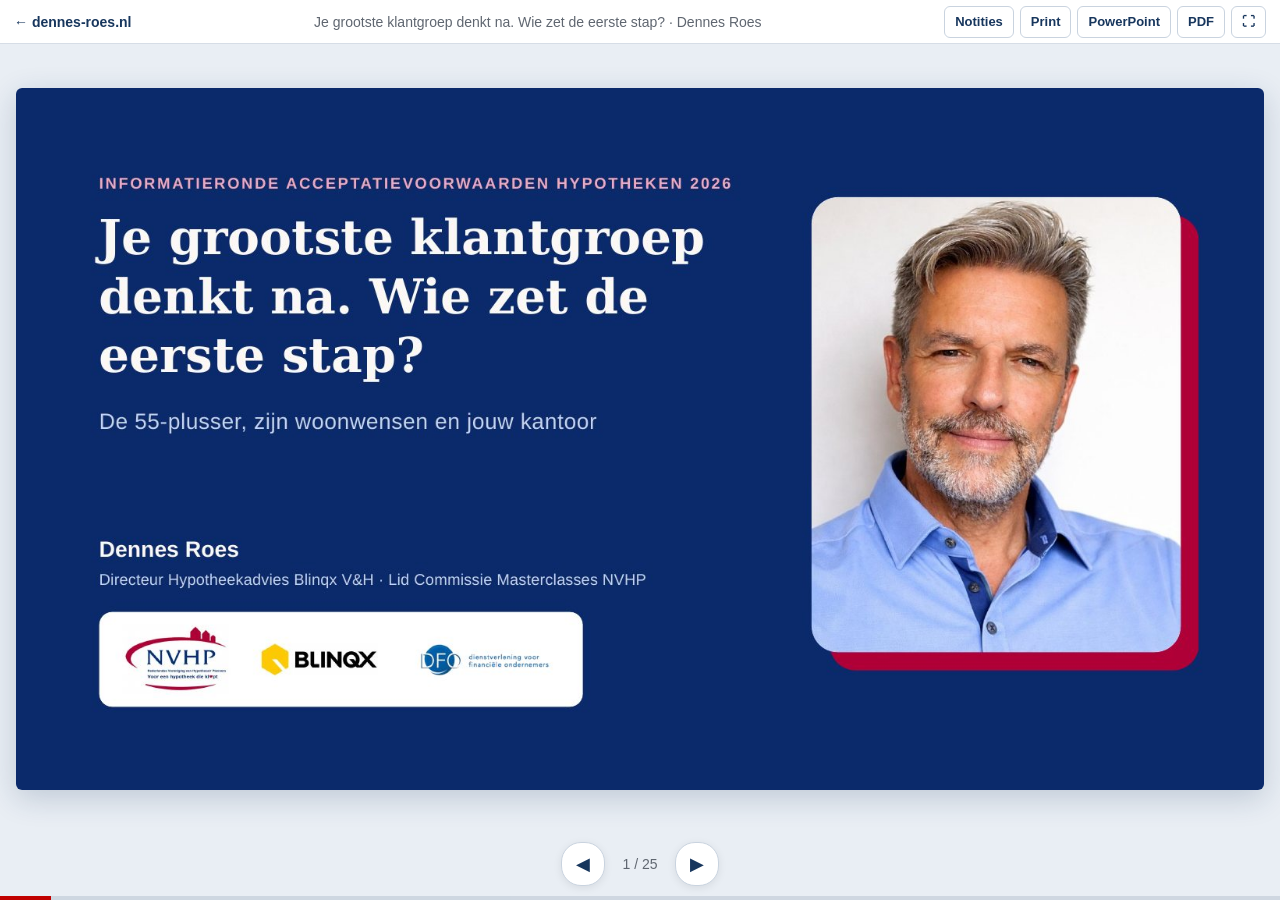
<file: presentatie.html>
<!DOCTYPE html>
<html lang="nl">
<head>
<meta charset="utf-8">
<meta name="color-scheme" content="only light">
<meta name="theme-color" content="#17365D">
<meta name="viewport" content="width=device-width, initial-scale=1">
<title>Presentatie Dennes Roes: je grootste klantgroep denkt na · 55-plus en ECB-beleid</title>
<meta name="description" content="Presentatie van Dennes Roes voor hypotheekadviseurs: de 55-plusser, zijn woonwensen en jouw kantoor bij het gewijzigde ECB-beleid. 25 dia’s met sprekersnotities, ook als PowerPoint en PDF.">
<meta name="keywords" content="presentatie hypotheekadviseurs, 55-plus, woonwensen, ECB-beleid hypotheken, hypotheek vanaf 57 jaar, actief klantbeheer">
<link rel="icon" href="/favicon.svg" type="image/svg+xml">
<link rel="icon" href="/favicon-32.png" sizes="32x32" type="image/png">
<link rel="apple-touch-icon" href="/apple-touch-icon.png">
<meta name="robots" content="index, follow, max-image-preview:large">
<meta name="author" content="Dennes Roes">
<link rel="canonical" href="https://dennes-roes.nl/presentatie.html">
<meta property="og:type" content="website">
<meta property="og:site_name" content="ECB-beleid hypotheken gewijzigd">
<meta property="og:locale" content="nl_NL">
<meta property="og:title" content="Presentatie Dennes Roes: je grootste klantgroep denkt na">
<meta property="og:description" content="Presentatie van Dennes Roes voor hypotheekadviseurs: de 55-plusser, zijn woonwensen en jouw kantoor bij het gewijzigde ECB-beleid. 25 dia’s met sprekersnotities, ook als PowerPoint en PDF.">
<meta property="og:url" content="https://dennes-roes.nl/presentatie.html">
<meta property="og:image" content="https://dennes-roes.nl/og-presentatie.jpg">
<meta property="og:image:width" content="1200">
<meta property="og:image:height" content="630">
<meta property="og:image:alt" content="Presentatie Dennes Roes: je grootste klantgroep denkt na. Wie zet de eerste stap?">
<meta name="twitter:card" content="summary_large_image">
<meta name="twitter:title" content="Presentatie Dennes Roes: je grootste klantgroep denkt na">
<meta name="twitter:description" content="Presentatie van Dennes Roes voor hypotheekadviseurs: de 55-plusser, zijn woonwensen en jouw kantoor bij het gewijzigde ECB-beleid. 25 dia’s met sprekersnotities, ook als PowerPoint en PDF.">
<meta name="twitter:image" content="https://dennes-roes.nl/og-presentatie.jpg">
<script type="application/ld+json">{"@context": "https://schema.org", "@graph": [{"@type": "WebPage", "@id": "https://dennes-roes.nl/presentatie.html#webpage", "url": "https://dennes-roes.nl/presentatie.html", "name": "Presentatie Dennes Roes: je grootste klantgroep denkt na · 55-plus en ECB-beleid", "description": "Presentatie van Dennes Roes voor hypotheekadviseurs: de 55-plusser, zijn woonwensen en jouw kantoor bij het gewijzigde ECB-beleid. 25 dia’s met sprekersnotities, ook als PowerPoint en PDF.", "inLanguage": "nl-NL", "dateModified": "2026-11-27", "isPartOf": {"@id": "https://dennes-roes.nl/#website"}, "mainEntity": {"@id": "https://dennes-roes.nl/presentatie.html#deck"}, "breadcrumb": {"@id": "https://dennes-roes.nl/presentatie.html#bc"}, "primaryImageOfPage": "https://dennes-roes.nl/og-presentatie.jpg"}, {"@type": "PresentationDigitalDocument", "@id": "https://dennes-roes.nl/presentatie.html#deck", "name": "Je grootste klantgroep denkt na. Wie zet de eerste stap?", "alternateName": "De 55-plusser, zijn woonwensen en jouw kantoor", "description": "Presentatie van Dennes Roes voor hypotheekadviseurs: de 55-plusser, zijn woonwensen en jouw kantoor bij het gewijzigde ECB-beleid. 25 dia’s met sprekersnotities, ook als PowerPoint en PDF.", "url": "https://dennes-roes.nl/presentatie.html", "inLanguage": "nl-NL", "author": {"@id": "https://dennes-roes.nl/#dennes"}, "isPartOf": {"@id": "https://dennes-roes.nl/#website"}, "datePublished": "2026-11-24", "dateModified": "2026-11-27", "image": "https://dennes-roes.nl/presentatie/dia-01.jpg", "audience": {"@type": "BusinessAudience", "audienceType": "Hypotheekadviseurs en financieel planners"}, "keywords": "presentatie hypotheekadviseurs, 55-plus, woonwensen, ECB-beleid hypotheken, hypotheek vanaf 57 jaar, actief klantbeheer, DFO informatieronde", "about": [{"@type": "Thing", "name": "ECB-beleid hypotheken", "sameAs": "https://nl.wikipedia.org/wiki/Europese_Centrale_Bank"}, {"@type": "Thing", "name": "Woonwensen en hypotheken van 55-plussers"}, {"@type": "Thing", "name": "Actief klantbeheer"}], "hasPart": [{"@type": "CreativeWork", "position": 1, "name": "Dia 1: Je grootste klantgroep denkt na. Wie zet de eerste stap?", "url": "https://dennes-roes.nl/presentatie.html#1"}, {"@type": "CreativeWork", "position": 2, "name": "Dia 2: Vijf vragen in dertig minuten", "url": "https://dennes-roes.nl/presentatie.html#2"}, {"@type": "CreativeWork", "position": 3, "name": "Dia 3: Nederland in 1950 en in 2026", "url": "https://dennes-roes.nl/presentatie.html#3"}, {"@type": "CreativeWork", "position": 4, "name": "Dia 4: Twee van de drie hypotheken zijn van een 45-plusser", "url": "https://dennes-roes.nl/presentatie.html#4"}, {"@type": "CreativeWork", "position": 5, "name": "Dia 5: Vier soorten 55-plussers", "url": "https://dennes-roes.nl/presentatie.html#5"}, {"@type": "CreativeWork", "position": 6, "name": "Dia 6: De helft denkt na.", "url": "https://dennes-roes.nl/presentatie.html#6"}, {"@type": "CreativeWork", "position": 7, "name": "Dia 7: Wat houdt de denkers tegen?", "url": "https://dennes-roes.nl/presentatie.html#7"}, {"@type": "CreativeWork", "position": 8, "name": "Dia 8: Blijven of gaan?", "url": "https://dennes-roes.nl/presentatie.html#8"}, {"@type": "CreativeWork", "position": 9, "name": "Dia 9: Rijk in stenen, zuinig met lenen", "url": "https://dennes-roes.nl/presentatie.html#9"}, {"@type": "CreativeWork", "position": 10, "name": "Dia 10: Dit vragen ze straks aan jou", "url": "https://dennes-roes.nl/presentatie.html#10"}, {"@type": "CreativeWork", "position": 11, "name": "Dia 11: Zes keuzes die je de klant voorlegt", "url": "https://dennes-roes.nl/presentatie.html#11"}, {"@type": "CreativeWork", "position": 12, "name": "Dia 12: De leeftijdslijn schuift op", "url": "https://dennes-roes.nl/presentatie.html#12"}, {"@type": "CreativeWork", "position": 13, "name": "Dia 13: De eerste golf in je eigen portefeuille", "url": "https://dennes-roes.nl/presentatie.html#13"}, {"@type": "CreativeWork", "position": 14, "name": "Dia 14: Van breed naar persoonlijk", "url": "https://dennes-roes.nl/presentatie.html#14"}, {"@type": "CreativeWork", "position": 15, "name": "Dia 15: Wie bel je eerst?", "url": "https://dennes-roes.nl/presentatie.html#15"}, {"@type": "CreativeWork", "position": 16, "name": "Dia 16: Het belscript in zes stappen", "url": "https://dennes-roes.nl/presentatie.html#16"}, {"@type": "CreativeWork", "position": 17, "name": "Dia 17: Geen reactie is ook een uitkomst", "url": "https://dennes-roes.nl/presentatie.html#17"}, {"@type": "CreativeWork", "position": 18, "name": "Dia 18: Laat software het voorwerk doen", "url": "https://dennes-roes.nl/presentatie.html#18"}, {"@type": "CreativeWork", "position": 19, "name": "Dia 19: Drie hulpmiddelen die er al zijn", "url": "https://dennes-roes.nl/presentatie.html#19"}, {"@type": "CreativeWork", "position": 20, "name": "Dia 20: Het werk verschuift van afsluiten naar looptijd", "url": "https://dennes-roes.nl/presentatie.html#20"}, {"@type": "CreativeWork", "position": 21, "name": "Dia 21: Vier manieren om nazorg te belonen", "url": "https://dennes-roes.nl/presentatie.html#21"}, {"@type": "CreativeWork", "position": 22, "name": "Dia 22: Vijf maanden, vijf stappen", "url": "https://dennes-roes.nl/presentatie.html#22"}, {"@type": "CreativeWork", "position": 23, "name": "Dia 23: Maandagochtend, drie dingen", "url": "https://dennes-roes.nl/presentatie.html#23"}, {"@type": "CreativeWork", "position": 24, "name": "Dia 24: Zelf het wiel uitvinden, of je laten begeleiden?", "url": "https://dennes-roes.nl/presentatie.html#24"}, {"@type": "CreativeWork", "position": 25, "name": "Dia 25: De klant denkt al na. Zet jij de eerste stap?", "url": "https://dennes-roes.nl/presentatie.html#25"}], "encoding": [{"@type": "MediaObject", "encodingFormat": "application/vnd.openxmlformats-officedocument.presentationml.presentation", "contentUrl": "https://dennes-roes.nl/presentatie-dennes-roes.pptx"}, {"@type": "MediaObject", "encodingFormat": "application/pdf", "contentUrl": "https://dennes-roes.nl/presentatie-dennes-roes.pdf"}]}, {"@type": "BreadcrumbList", "@id": "https://dennes-roes.nl/presentatie.html#bc", "itemListElement": [{"@type": "ListItem", "position": 1, "name": "ECB-beleid hypotheken gewijzigd", "item": "https://dennes-roes.nl/"}, {"@type": "ListItem", "position": 2, "name": "Presentatie", "item": "https://dennes-roes.nl/presentatie.html"}]}, {"@type": "Person", "@id": "https://dennes-roes.nl/#dennes", "name": "Dennes Roes", "jobTitle": "Directeur Hypotheekadvies", "worksFor": {"@type": "Organization", "name": "Blinqx", "url": "https://www.blinqx.tech/"}, "url": "https://dennes-roes.nl/"}, {"@type": "WebSite", "@id": "https://dennes-roes.nl/#website", "url": "https://dennes-roes.nl/", "name": "ECB-beleid hypotheken gewijzigd"}]}</script>
<style>
:root{--navy:#17365D;--red:#C00000;--bg:#e9eef4}
*{box-sizing:border-box;margin:0;padding:0}
html{-webkit-text-size-adjust:100%;text-size-adjust:100%;color-scheme:only light}
html,body{height:100%}
body{background:var(--bg);font-family:Calibri,Carlito,"Segoe UI",Arial,sans-serif;color:#222;overflow:hidden}
#stage{position:fixed;inset:0;display:flex;flex-direction:column;align-items:center;justify-content:center;padding:52px 16px 74px}
.slide{display:none;width:min(100%,calc((100vh - 170px) * 16 / 9));flex-direction:column;align-items:center}
.slide.active{display:flex}
.slide img{display:block;width:100%;height:auto;border-radius:6px;box-shadow:0 8px 30px rgba(23,54,93,.2);background:#fff}
.links{margin-top:10px;font-size:15px;color:#3b4652;text-align:center}
.links a{color:var(--navy);font-weight:600}
.sn{display:none}
#top{position:fixed;left:0;right:0;top:0;height:44px;display:flex;align-items:center;justify-content:space-between;padding:0 14px;background:#fff;border-bottom:1px solid #d6dde6;z-index:6;font-size:14px}
#top a{color:var(--navy);text-decoration:none;font-weight:600}
#top .t{color:#5f6670;white-space:nowrap;overflow:hidden;text-overflow:ellipsis;margin:0 10px}
#ctrl{display:flex;gap:6px}
#ctrl button,#ctrl a.dl{background:#fff;border:1px solid #c9d3df;border-radius:6px;padding:5px 10px;font:600 13px Calibri,Carlito,Arial,sans-serif;color:var(--navy);cursor:pointer;text-decoration:none;min-height:32px;display:inline-flex;align-items:center}
#bar{position:fixed;left:0;right:0;bottom:0;height:4px;background:rgba(23,54,93,.12)}
#bar i{display:block;height:100%;background:var(--red);width:0;transition:width .2s}
#notes{position:fixed;left:0;right:0;bottom:4px;max-height:34vh;overflow:auto;background:#fffdf3;border-top:3px solid #E8741E;padding:12px 18px;font-size:16px;line-height:1.45;display:none;z-index:5}
#notes.on{display:block}
#notes b{color:var(--navy)}
#nav{position:fixed;bottom:14px;left:50%;transform:translateX(-50%);display:flex;gap:8px;z-index:4}
#nav button{background:#fff;border:1px solid #c9d3df;border-radius:20px;width:44px;height:44px;font-size:18px;color:var(--navy);cursor:pointer;box-shadow:0 2px 8px rgba(0,0,0,.08)}
#nav span{align-self:center;font-size:14px;color:#5f6670;min-width:54px;text-align:center}
@media (max-width:700px){#top .t{display:none}#ctrl .hide-m{display:none}}
/* leesweergave telefoon staand */
@media screen and (max-width:820px) and (orientation:portrait){
  html,body{height:auto} body{overflow:auto}
  #stage{position:static;display:block;padding:56px 10px 70px}
  .slide{display:flex!important;width:100%;margin-bottom:16px}
  .links{font-size:14px;text-align:left;align-self:stretch;padding:0 4px}
  body.mnotes .sn{display:block;align-self:stretch;margin-top:8px;background:#fffdf3;border-left:4px solid #E8741E;padding:10px 12px;font-size:14.5px;line-height:1.45;border-radius:0 6px 6px 0}
  #nav,#notes,#bar{display:none!important}
}
.vh{position:absolute!important;width:1px;height:1px;padding:0;margin:-1px;overflow:hidden;clip:rect(0 0 0 0);white-space:nowrap;border:0}
</style>
</head>
<body>
<header id="top">
  <a href="index.html">← dennes-roes.nl</a>
  <span class="t">Je grootste klantgroep denkt na. Wie zet de eerste stap? · Dennes Roes</span>
  <div id="ctrl">
    <button id="bNotes" type="button" title="Sprekersnotities (N)">Notities</button>
    <button id="bPrint" type="button" class="hide-m" title="Handout printen (P)">Print</button>
    <a class="dl hide-m" href="presentatie-dennes-roes.pptx" download>PowerPoint</a>
    <a class="dl" href="presentatie-dennes-roes.pdf" target="_blank" rel="noopener">PDF</a>
    <button id="bFull" type="button" class="hide-m" title="Volledig scherm (F)">⛶</button>
  </div>
</header>
<main id="stage">
<div class="vh"><h1>Je grootste klantgroep denkt na. Wie zet de eerste stap?</h1><p>Presentatie van Dennes Roes, Directeur Hypotheekadvies bij Blinqx, op de DFO-informatierondes acceptatievoorwaarden hypotheken (24, 25 en 26 november 2026). Over de 55-plusser, zijn woonwensen en jouw kantoor: wat het gewijzigde ECB-beleid betekent (het pensioen telt mee vanaf 10 jaar vóór de AOW-leeftijd, bij AOW op 67 dus vanaf 57; het Rabobank-plan voor 52-plussers is in heroverweging), hoe je klanten van 50 tot en met 57 jaar benadert, en welk belscript, welke software en welk verdienmodel daarbij passen. 25 dia’s met sprekersnotities, ook als PowerPoint en PDF. Bijbehorende <a href="adviseurstoolkit.html">adviseurstoolkit</a>.</p></div>
<section class="slide" id="dia-1" aria-label="Dia 1: Je grootste klantgroep denkt na. Wie zet de eerste stap?">
  <h2 class="vh">Dia 1: Je grootste klantgroep denkt na. Wie zet de eerste stap?</h2>
  <img src="presentatie/dia-01.jpg" width="1600" height="900" alt="Dia 1: INFORMATIERONDE ACCEPTATIEVOORWAARDEN HYPOTHEKEN 2026 · Portret van Dennes Roes · Je grootste klantgroep denkt na. Wie zet de eerste stap? · De 55-plusser, zijn woonwensen en jouw kantoor · Dennes Roes · Directeur Hypotheekadvies Blinqx V&amp;H · Lid Commissie Masterclasses NVHP · Logo NVHP, Nederlandse Vereniging van Hypothecair Planners" loading="eager" fetchpriority="high" decoding="async">
  
  <div class="sn">± 30 sec. Even voorstellen. De sprekers voor mij gingen over beleid en advies. Mijn deel: de klant zelf en wat dat vraagt van je kantoor. Rode draad vanavond: de 55-plusser denkt al na over later wonen, maar zet zelf de stap niet.</div>
</section>
<section class="slide" id="dia-2" aria-label="Dia 2: Vijf vragen in dertig minuten">
  <h2 class="vh">Dia 2: Vijf vragen in dertig minuten</h2>
  <img src="presentatie/dia-02.jpg" width="1600" height="900" alt="Dia 2: VANDAAG · Vijf vragen in dertig minuten · Wie zijn onze klanten? · Welke vragen hebben zij? · Hoe bedienen we ze snel? · Wat kan software doen? · Hoe verdienen we eraan? · En daarna: hoe nu verder? · Dennes Roes · Informatieronde 2026" loading="lazy" decoding="async">
  
  <div class="sn">± 1 min. Vijf vragen die ik uit de zaal het vaakst hoor. Ik gebruik het 55-plus Woonwensenonderzoek van Vereniging Eigen Huis als kapstok: ruim 82.000 woningbezitters vertelden wat ze willen. Aan het eind: wat doe je maandagochtend.</div>
</section>
<section class="slide" id="dia-3" aria-label="Dia 3: Nederland in 1950 en in 2026">
  <h2 class="vh">Dia 3: Nederland in 1950 en in 2026</h2>
  <img src="presentatie/dia-03.jpg" width="1600" height="900" alt="Dia 3: 1 · WIE ZIJN ONZE KLANTEN · Nederland in 1950 en in 2026 · Bevolkingspiramide Nederland 1950: brede basis, smalle top · Bevolkingspiramide Nederland 2026: de bult zit rond 55 tot 65 jaar · Bijna · 5 miljoen · Nederlanders zijn nu tussen 57 en 80 jaar. Dat is ruim een kwart van de bevolking. · 1950 · 2026 · 10 miljoen inwoners · 18 miljoen inwoners · Bron: CBS, bevolkingspiramide en bevolking op 1 januari 2026 (prognose)" loading="lazy" decoding="async">
  
  <div class="sn">± 1,5 min. Van piramide naar een bult bovenin. In 1950 was de basis breed; nu zit de dikste laag rond de 55 tot 65. Ca. 4,98 miljoen mensen zijn tussen 57 en 80: 27,4% van de bevolking. Dit is geen niche, dit is de markt.</div>
</section>
<section class="slide" id="dia-4" aria-label="Dia 4: Twee van de drie hypotheken zijn van een 45-plusser">
  <h2 class="vh">Dia 4: Twee van de drie hypotheken zijn van een 45-plusser</h2>
  <img src="presentatie/dia-04.jpg" width="1600" height="900" alt="Dia 4: 1 · WIE ZIJN ONZE KLANTEN · Twee van de drie hypotheken zijn van een 45-plusser · 2,6 mln · huishoudens van 45 jaar of ouder hebben een hypotheek · Bron: CBS StatLine 83834NED, stand 1 januari 2025 (voorlopig) · huishoudens, geen personen" loading="lazy" decoding="async">
  
  <div class="sn">± 1 min. 2,62 miljoen van de 3,90 miljoen hypotheekhouders: 67%. Samen goed voor € 495 miljard van de € 843 miljard hypotheekschuld. En 78% van de eigenwoningbezitters van 45-plus heeft nog een hypotheek. Vraag de zaal: hoeveel procent van jouw portefeuille is 45-plus? Waarschijnlijk meer dan je denkt.</div>
</section>
<section class="slide" id="dia-5" aria-label="Dia 5: Vier soorten 55-plussers">
  <h2 class="vh">Dia 5: Vier soorten 55-plussers</h2>
  <img src="presentatie/dia-05.jpg" width="1600" height="900" alt="Dia 5: 1 · WIE ZIJN ONZE KLANTEN · Vier soorten 55-plussers · 12% · 50% · 15% · 9% · 14% · Niet nagedacht · Denkt na, zet geen stap · Verhuisd · Huis aangepast · Andere stap · 88% heeft nagedacht over de eigen woontoekomst · Bron: Vereniging Eigen Huis en Ruigrok NetPanel, 55-plus Woonwensenonderzoek (2022) · 82.590 woningbezitters · andere stap: afgeleid" loading="lazy" decoding="async">
  
  <div class="sn">± 2 min. Het onderzoek onderscheidt vier groepen. 12% heeft nog niet nagedacht: voelt zich gezond en te jong. De helft denkt na maar doet niets. 15% is al verhuisd, 9% heeft de woning aangepast. De resterende 14% heb ik zelf afgeleid: mensen die wel een stap zetten, zoals zoeken naar een ander huis. Let op: het onderzoek is uit 2022 en gehouden onder woningbezitters via VEH, Omroep Max, Plus Magazine en ANBO.</div>
</section>
<section class="slide" id="dia-6" aria-label="Dia 6: De helft denkt na.">
  <h2 class="vh">Dia 6: De helft denkt na.</h2>
  <img src="presentatie/dia-06.jpg" width="1600" height="900" alt="Dia 6: 50% · De helft denkt na. · En doet nog niets. · Daar ligt het gesprek dat nog niemand met ze voert." loading="lazy" decoding="async">
  
  <div class="sn">± 30 sec. Laat even vallen. Dit is de groep waar het vanavond om gaat. Ze hebben de vraag al, ze missen alleen iemand die hem met ze uitwerkt.</div>
</section>
<section class="slide" id="dia-7" aria-label="Dia 7: Wat houdt de denkers tegen?">
  <h2 class="vh">Dia 7: Wat houdt de denkers tegen?</h2>
  <img src="presentatie/dia-07.jpg" width="1600" height="900" alt="Dia 7: 2 · WELKE VRAGEN HEBBEN ZIJ · Wat houdt de denkers tegen? · 71% · 71% · 56% · Te weinig geschikte woningen · Ik ben nog te jong · Ik stel het steeds uit · Bron: Vereniging Eigen Huis en Ruigrok NetPanel, 55-plus Woonwensenonderzoek (2022) · meerdere antwoorden mogelijk" loading="lazy" decoding="async">
  
  <div class="sn">± 1,5 min. Drie remmen. Het aanbod kunnen wij niet oplossen. De andere twee wel: wie zich te jong voelt of het voor zich uit schuift, heeft een aanleiding nodig. Het aangescherpte bankbeleid is die aanleiding: wie wacht, heeft straks minder mogelijkheden.</div>
</section>
<section class="slide" id="dia-8" aria-label="Dia 8: Blijven of gaan?">
  <h2 class="vh">Dia 8: Blijven of gaan?</h2>
  <img src="presentatie/dia-08.jpg" width="1600" height="900" alt="Dia 8: 2 · WELKE VRAGEN HEBBEN ZIJ · Blijven of gaan? · 40% · 27% · 23% · 10% · Verhuizen, koop · Verhuizen, huur · Huis aanpassen · Weet het niet · Huis te groot, liefst een appartement · Eén op de tien · Gehecht aan het huis, lage woonlasten · Hier begint jouw gesprek · Bron: Vereniging Eigen Huis en Ruigrok NetPanel, 55-plus Woonwensenonderzoek (2022) · groep die nadenkt maar nog geen stap zette" loading="lazy" decoding="async">
  
  <div class="sn">± 1,5 min. Van de denkers wil 40% naar een andere koopwoning: het huis is te groot (64%) en de voorkeur gaat naar een appartement (57%). 27% wil blijven en aanpassen: gehecht aan de woning (68%) en lage woonlasten (61%). Wie al aanpaste, begon bij de badkamer en slapen beneden. En bijna een kwart weet het nog niet: dat is geen nee, dat is een open vraag.</div>
</section>
<section class="slide" id="dia-9" aria-label="Dia 9: Rijk in stenen, zuinig met lenen">
  <h2 class="vh">Dia 9: Rijk in stenen, zuinig met lenen</h2>
  <img src="presentatie/dia-09.jpg" width="1600" height="900" alt="Dia 9: 2 · WELKE VRAGEN HEBBEN ZIJ · Rijk in stenen, zuinig met lenen · Huis dat voor 92 procent gevuld is · Tien poppetjes, drie gemarkeerd · 92% · 3 op de 10 verhuizers wil er een extra hypotheek voor afsluiten · heeft overwaarde op de woning · Bijna de helft wil dat niet. · Bron: Vereniging Eigen Huis en Ruigrok NetPanel, 55-plus Woonwensenonderzoek (2022)" loading="lazy" decoding="async">
  
  <div class="sn">± 1,5 min. 92% heeft overwaarde; bij 43% daarvan is dat tussen de € 100.000 en € 300.000. De meesten hebben die nog niet gebruikt. Tegelijk: 30% is bereid om voor een verhuizing extra te lenen, 46% niet. Driekwart maakt zich geen financiële zorgen; wie dat wel doet, noemt het pensioeninkomen en de vaste lasten. De spanning: het vermogen zit vast in de woning en de bereidheid om het vrij te maken is laag. Daar zit ons adviesvak.</div>
</section>
<section class="slide" id="dia-10" aria-label="Dia 10: Dit vragen ze straks aan jou">
  <h2 class="vh">Dia 10: Dit vragen ze straks aan jou</h2>
  <img src="presentatie/dia-10.jpg" width="1600" height="900" alt="Dia 10: 2 · WELKE VRAGEN HEBBEN ZIJ · Dit vragen ze straks aan jou · “Kan ik hier blijven wonen als de trap te veel wordt?” · “Hoe kan ik mijn kinderen op weg helpen?” · “Kan ik mijn overwaarde gebruiken zonder te verhuizen?” · “Blijft het betaalbaar na mijn pensioen?” · “Wie betaalt de verduurzaming en het onderhoud?” · “Krijg ik op mijn leeftijd nog een hypotheek?” · Vertaling van de zorgen uit het onderzoek: traplopen, verduurzaming, onderhoud, pensioeninkomen en vaste lasten" loading="lazy" decoding="async">
  
  <div class="sn">± 1,5 min. Dit zijn geen hypotheekvragen, dit zijn levensvragen met een financieringskant. De zorgen uit het onderzoek: traplopen, verduurzaming, onderhoud van huis en tuin, pensioeninkomen en stijgende vaste lasten. Wie alleen over rente en looptijd praat, mist het gesprek.</div>
</section>
<section class="slide" id="dia-11" aria-label="Dia 11: Zes keuzes die je de klant voorlegt">
  <h2 class="vh">Dia 11: Zes keuzes die je de klant voorlegt</h2>
  <img src="presentatie/dia-11.jpg" width="1600" height="900" alt="Dia 11: 2 · WELKE VRAGEN HEBBEN ZIJ · Zes keuzes die je de klant voorlegt · Nu handelen · Aflossen · Looptijd en vorm · Concreet verhuis- of oversluitplan? Nu laten doorrekenen en aanvragen. · Extra aflossen, of een aflossingsvrij deel omzetten naar annuïtair. · Korter of lineair, zodat de schuld op de pensioendatum lager is. · Opbouwen · Vergelijken · Bewust niets doen · Sparen of pensioen aanvullen om het tekort na pensionering te dichten. · Niet elke geldverstrekker toetst hetzelfde. De keuze van aanbieder doet ertoe. · Ook een keuze, mits besproken, begrepen en vastgelegd. · Bron: Stichting Actief Klantbeheer, nazorgactie pensioentoets · AFM Leidraad Hypotheekadvisering 2026" loading="lazy" decoding="async">
  
  <div class="sn">± 1 min. Op de zes vragen van de vorige dia passen zes keuzes. Nu handelen is alleen zinvol bij een concreet plan: niet oversluiten om het oversluiten. De leidraad vraagt bij oversluiten een kosten-batenanalyse, inclusief terugverdientijd en fiscale gevolgen. Bij oversluiten van aflossingsvrij kan gedeeltelijk annuïtair aflossen een herfinanciering op latere leeftijd makkelijker maken. Neem ook het scenario mee dat een partner overlijdt. Bewust niets doen is een volwaardige uitkomst, mits het in het dossier staat.</div>
</section>
<section class="slide" id="dia-12" aria-label="Dia 12: De leeftijdslijn schuift op">
  <h2 class="vh">Dia 12: De leeftijdslijn schuift op</h2>
  <img src="presentatie/dia-12.jpg" width="1600" height="900" alt="Dia 12: EN ONDERTUSSEN BIJ DE BANK · De leeftijdslijn schuift op · 5 jaar eerder · Pensioen telt eerder mee · Rabobank en Obvion: in heroverweging · Grens van nu · Pensioentoets 10 jaar vóór de AOW · AOW-leeftijd · Inkomen daalt · Restschuld getoetst aan de woningwaarde · Besloten bij meerdere banken · Wie plannen heeft met de woning, wil dit weten voordat hij verhuist, verhoogt of oversluit. · Stand 19 november 2026 · beleid verschilt per geldverstrekker en kan wijzigen" loading="lazy" decoding="async">
  <div class="links">Links op deze dia: <a href="https://www.rabobank.nl/particulieren/hypotheek/nieuw-beleid" target="_blank" rel="noopener">Rabobank: nieuw beleid</a></div>
  <div class="sn">± 2 min. Kort, de vorige sprekers hebben dit uitgediept. Rabobank en Obvion wilden het pensioeninkomen 15 jaar vóór de AOW meetellen in plaats van 10: bij AOW op 67 vanaf 52 in plaats van 57. Dat plan staat sinds 19 november in de ijskast. De toets op de restschuld rond 85 jaar tegen de woningwaarde is wel besloten (ABN AMRO 50%; Rabobank en Obvion 70%). Daarnaast minder ruimte voor aflossingsvrij. Een bestaande hypotheek die niet wijzigt blijft ongemoeid. Noem grenzen nooit als algemene regel richting klanten: verwijs naar het actuele acceptatiebeleid.</div>
</section>
<section class="slide" id="dia-13" aria-label="Dia 13: De eerste golf in je eigen portefeuille">
  <h2 class="vh">Dia 13: De eerste golf in je eigen portefeuille</h2>
  <img src="presentatie/dia-13.jpg" width="1600" height="900" alt="Dia 13: 3 · HOE BEDIENEN WE ZE · De eerste golf in je eigen portefeuille · 200 stippen, 35 gemarkeerd: 175 van de 1.000 klanten · 175 · van elke 1.000 hypotheekklanten zijn 50 tot en met 57 jaar · Te veel om allemaal te bellen, te weinig om te negeren. · Eén stip = 5 klanten · schatting op basis van CBS-leeftijdsklassen, geen CBS-cijfer" loading="lazy" decoding="async">
  
  <div class="sn">± 1,5 min. Landelijk gaat het om circa 680.000 huishoudens van 50 tot en met 57 jaar. Per 1.000 klanten zijn dat er gemiddeld 175, waarvan zo’n 110 tussen 52 en 56. Dit is een schatting: CBS-klassen verdeeld naar bevolking per leeftijd. Presenteer het als orde van grootte. Begin bij deze groep: daar komen pensioentoets, restschuld op hoge leeftijd en aflossingsvrij samen.</div>
</section>
<section class="slide" id="dia-14" aria-label="Dia 14: Van breed naar persoonlijk">
  <h2 class="vh">Dia 14: Van breed naar persoonlijk</h2>
  <img src="presentatie/dia-14.jpg" width="1600" height="900" alt="Dia 14: 3 · HOE BEDIENEN WE ZE · Van breed naar persoonlijk · Informeren · Iedereen: nieuwsbrief, website, mail · Uitvragen · De klant vult zelf een scan in · Bellen · Alleen bij een signaal · Adviseren · Bij een concrete vraag · Voorbeeld: 1.500 klanten in portefeuille, 150 tot 250 telefoontjes. · Hoe verder naar beneden, hoe duurder per klant" loading="lazy" decoding="async">
  
  <div class="sn">± 1,5 min. De trechter. Hoe verder naar beneden, hoe duurder per klant, dus de scan moet het zware werk doen: de klant geeft zelf aan of er plannen zijn. Toon: geruststellen bij een hypotheek die niet wijzigt, activeren bij plannen. AFM-grens: zodra je vergelijkt of aanbeveelt, is het advies. Geen druk, geen ‘laatste kans’.</div>
</section>
<section class="slide" id="dia-15" aria-label="Dia 15: Wie bel je eerst?">
  <h2 class="vh">Dia 15: Wie bel je eerst?</h2>
  <img src="presentatie/dia-15.jpg" width="1600" height="900" alt="Dia 15: 3 · HOE BEDIENEN WE ZE · Wie bel je eerst? · SIGNALEN DIE OPTELLEN · 1 · Bellen · 50 tot en met 57 jaar · Verhuis- of verbouwplannen · vóór 1 januari · Rentevast eindigt binnen 2 jaar · Meer dan de helft aflossingsvrij · Leningdeel van vóór 2001 · 2 · Mail met scan · vóór maart 2027 · Bank met aangekondigde aanscherping · Hoe meer signalen, hoe hoger op de lijst. Leg vast waarom je de grens trekt waar je hem trekt. · 3 · Nieuwsbrief · in de gewone nazorgcyclus · Voorbeeld van een scoremodel · stem af op je eigen portefeuille en capaciteit" loading="lazy" decoding="async">
  
  <div class="sn">± 1,5 min. Prioriteit is wie het meest verliest als je niet belt, maal hoe snel dat verlies intreedt. Een simpel puntenmodel maakt het uitlegbaar, ook richting AFM. Voorbeeld: leeftijd 50 tot 57 telt 3 punten; plannen, rentevast-einde, veel aflossingsvrij, leningdeel van vóór 2001 (renteaftrek stopt per 1 januari 2031) en een bank met aanscherping elk 2. Vanaf 7 punten: bellen. Reken eerst uit hoeveel klanten in prio 1 vallen en hoeveel belcapaciteit je hebt.</div>
</section>
<section class="slide" id="dia-16" aria-label="Dia 16: Het belscript in zes stappen">
  <h2 class="vh">Dia 16: Het belscript in zes stappen</h2>
  <img src="presentatie/dia-16.jpg" width="1600" height="900" alt="Dia 16: 3 · HOE BEDIENEN WE ZE · Het belscript in zes stappen · 1 · OPENING · 2 · AANLEIDING · 3 · VRAGEN · “U spreekt met [naam] van [kantoor], uw hypotheekadviseur. Komt het gelegen?” · “Banken kijken eerder naar uw pensioeninkomen. Zolang u niets verandert, merkt u daar niets van.” · Verhuisplannen? Hoogte van het pensioen? Aflossingsvrij deel? Veranderingen in werk of gezin? · 4 · VOORSTEL · 5 · REACTIES · 6 · AFSLUITING · “Wij bieden u een korte hypotheek- en pensioencheck aan. Zullen we een afspraak maken?” · Geen plannen, geen tijd, regel het zelf met de bank: per reactie één kort antwoord klaar. · Afspraak of bewust geen behoefte: altijd vastleggen. Niet bereikt: voicemail, na twee pogingen een mail. · Informeren en uitvragen kan de binnendienst. Adviseren alleen wie een Wft-diploma en actuele PE heeft. · Bron: standaard belscript Stichting Actief Klantbeheer (verkort)" loading="lazy" decoding="async">
  
  <div class="sn">± 1,5 min. Het script is een kapstok, geen keurslijf. Doel van elk gesprek: een afspraak voor de check, of een bewust vastgelegde keuze om dat niet te doen. Geen behoefte is ook een uitkomst die in het dossier hoort. Taakverdeling: binnendienst doet data, mailing en rappel; de klantadviseur sorteert de uitkomsten, belt en plant; de erkend adviseur doet het adviesgesprek en het rapport. De duurste uren zet je alleen in waar echt advies nodig is. Directie en compliance zijn eigenaar van beleid en teksten en doen een steekproef op de dossiers. Het script trekt letterlijk de grens tussen informeren en adviseren.</div>
</section>
<section class="slide" id="dia-17" aria-label="Dia 17: Geen reactie is ook een uitkomst">
  <h2 class="vh">Dia 17: Geen reactie is ook een uitkomst</h2>
  <img src="presentatie/dia-17.jpg" width="1600" height="900" alt="Dia 17: 3 · HOE BEDIENEN WE ZE · Geen reactie is ook een uitkomst · DOSSIER · Afsluitende brief · Geïnformeerd, geen reactie · Mail met scan · Herinnering · Wat je meldde en dat de klant altijd terecht kan · Persoonlijk, met de vraag naar plannen · Na twee tot drie weken, via een ander kanaal · “Wat niet in het dossier staat, is niet gedaan.” · Bewaar de verstuurde tekst per versie · archief minimaal 7 jaar" loading="lazy" decoding="async">
  
  <div class="sn">± 1 min. Niet reageren is een uitkomst, mits je kunt aantonen dat je het hebt geprobeerd. Drie contactmomenten zijn goed uitlegbaar. Automatiseer de herinneringen; de afsluitende brief is een standaardtekst. Die brief beperkt het risico maar sluit aansprakelijkheid niet uit. Wettelijk kader: art. 4:20 lid 3 Wft (informeren bij wezenlijke wijziging); de bredere plicht komt uit je eigen nazorgafspraak en de zorgnorm.</div>
</section>
<section class="slide" id="dia-18" aria-label="Dia 18: Laat software het voorwerk doen">
  <h2 class="vh">Dia 18: Laat software het voorwerk doen</h2>
  <img src="presentatie/dia-18.jpg" width="1600" height="900" alt="Dia 18: 4 · HOE HELPT SOFTWARE · Laat software het voorwerk doen · Selecteren · Uitvragen · Prioriteren · Vastleggen · Signaleren · Eén export uit je adviessysteem · Slim formulier naar de klant · Antwoorden worden een score · Elk contact in het dossier · Rentevast-einde en levensgebeurtenissen · De klant vult zelf aan wat jij mist: plannen, pensioeninkomen en woningwaarde. · Datakwaliteit is stap nul" loading="lazy" decoding="async">
  
  <div class="sn">± 1,5 min. Zonder data geen selectie. De meeste kantoren hebben geldverstrekker en leningdelen wel, maar pensioeninkomen en actuele woningwaarde niet. Dat los je niet op met overuren: laat de klant het zelf aanleveren via een slim formulier. Tooling vervangt het adviesgesprek niet; het zorgt dat je de juiste gesprekken voert. Let op AVG: verwerkersovereenkomst met je leverancier.</div>
</section>
<section class="slide" id="dia-19" aria-label="Dia 19: Drie hulpmiddelen die er al zijn">
  <h2 class="vh">Dia 19: Drie hulpmiddelen die er al zijn</h2>
  <img src="presentatie/dia-19.jpg" width="1600" height="900" alt="Dia 19: 4 · HOE HELPT SOFTWARE · Drie hulpmiddelen die er al zijn · Schermafbeelding: vergelijking van hypotheken voor senioren om overwaarde te verzilveren · Actiefbeheerscan · De klant vult de hypotheekscan 52+ zelf in; jij krijgt de antwoorden gestructureerd terug. · Woningverzilveraar.nl · Hypotheken voor senioren naast elkaar, om overwaarde bespreekbaar te maken. · NVHP Hypotheek straks · QR-code naar de adviseurstoolkit · Adviseurstoolkit · Gesprekshulp voor de klant: een verkenning, geen advies. · Campagne, klantteksten en nieuwsbrief met je eigen logo. Scan de code. · actiefbeheerscan.nl · woningverzilveraar.nl · dennes-roes.nl/adviseurstoolkit.html" loading="lazy" decoding="async">
  <div class="links">Links op deze dia: <a href="https://actiefbeheerscan.nl" target="_blank" rel="noopener">actiefbeheerscan.nl</a> · <a href="https://formulier.actiefbeheerscan.nl/s/wD106O1z7GoYW1zn" target="_blank" rel="noopener">voorbeeld hypotheekscan 52+</a> · <a href="https://woningverzilveraar.nl" target="_blank" rel="noopener">woningverzilveraar.nl</a> · <a href="hypotheek-straks/">NVHP Hypotheek straks</a> · <a href="adviseurstoolkit.html">Adviseurstoolkit</a></div>
  <div class="sn">± 1,5 min. Laat het voorbeeld van de hypotheekscan 52+ zien. Toolpakket Actiefbeheerscan: € 79 per maand plus eenmalig € 495, exclusief btw; op je website, in je mailing of nieuwsbrief. Voor Blinqx-gebruikers komt er een training van een dagdeel, gegeven door Dirk van Haarlem van de Stichting Actief Klantbeheer. De adviseurstoolkit is gratis voor deelnemers: LinkedIn-campagne, hypotheekscan 52+, klanttekst en nieuwsbrief. Vraag bij je eigen systeemleverancier naar vergelijkbare ondersteuning.</div>
</section>
<section class="slide" id="dia-20" aria-label="Dia 20: Het werk verschuift van afsluiten naar looptijd">
  <h2 class="vh">Dia 20: Het werk verschuift van afsluiten naar looptijd</h2>
  <img src="presentatie/dia-20.jpg" width="1600" height="900" alt="Dia 20: 5 · HOE VERDIENEN WE · Het werk verschuift van afsluiten naar looptijd · Grafiek: één hoge piek bij het afsluiten, daarna niets · Grafiek: lagere piek bij het afsluiten, daarna doorlopende inkomsten met kleine pieken · Gisteren · Morgen · Verdienen op het moment van afsluiten · Verdienen gedurende de hele looptijd · Wie alleen per afgesloten hypotheek verdient, kan deze golf niet rendabel bedienen. · Schematische weergave van inkomsten per klant over de tijd" loading="lazy" decoding="async">
  
  <div class="sn">± 1,5 min. Het werk verschuift van het afsluitmoment naar de looptijd. Wie alleen per afgesloten hypotheek verdient, kan deze golf niet rendabel bedienen. Vraag de zaal: wie heeft al een abonnement, en hoeveel procent van de klanten neemt het? De grafieken zijn schematisch, geen cijfers.</div>
</section>
<section class="slide" id="dia-21" aria-label="Dia 21: Vier manieren om nazorg te belonen">
  <h2 class="vh">Dia 21: Vier manieren om nazorg te belonen</h2>
  <img src="presentatie/dia-21.jpg" width="1600" height="900" alt="Dia 21: 5 · HOE VERDIENEN WE · Vier manieren om nazorg te belonen · Abonnement · Gratis scan, vaste prijs · Pakket hypotheek en pensioen · Opdracht van de bank · Vast bedrag per maand, in treden van informeren tot actief beheer · Lage drempel; betalen zodra er een adviestraject start · Eén prijs voor de integrale check · Vergoeding per benaderde klant, nooit per product · klanten · uren per klant · uurtarief · adviezen · adviesfee · × · × · × · Reken het uit: · tegenover · Spelregel: geen vergoeding die afhangt van een nieuw product, en altijd vooraf schriftelijk afgesproken. · Provisieverbod: art. 4:21 Wft · werk je dienstverleningsdocument en tarievenkaart bij voordat je benadert" loading="lazy" decoding="async">
  
  <div class="sn">± 1,5 min. Abonnement (Basis, Rust, Pro, Plus): voorspelbaar, maar lage acceptatie bij slapende klanten. Gratis scan plus vaste fee: lage drempel, risico op onbetaalde uren. Pakket hypotheek en pensioen-check: hoge waarde, vraagt brede kennis of samenwerking met planner en notaris. Uitbesteding door de geldverstrekker: bank betaalt per succesvol benaderde klant; eigen Wft-vergunning nodig, bank blijft eindverantwoordelijk, let op belangenconflict. Uurtarief kan ook, maar remt het contact. Maak een keuze en communiceer die vooraf. De rekensom: aantal klanten in de doelgroep maal uren per klant maal uurtarief, tegenover het verwachte aantal adviezen maal je adviesfee. Vul je eigen kantoorcijfers in. De actie kost tijd, maar levert adviesmomenten op die anders bij een ander kantoor of direct bij de bank terechtkomen.</div>
</section>
<section class="slide" id="dia-22" aria-label="Dia 22: Vijf maanden, vijf stappen">
  <h2 class="vh">Dia 22: Vijf maanden, vijf stappen</h2>
  <img src="presentatie/dia-22.jpg" width="1600" height="900" alt="Dia 22: HOE NU VERDER · Vijf maanden, vijf stappen · Nov · Dec · Jan · Feb · Mrt · Besluiten · Data en prio 1 · Uitvragen · Adviseren · Borgen · Doelgroep, vergoeding, dienstverleningsdocument · Export opschonen, eerste klanten bellen · Scan naar prio 2, gesprekken plannen · Aanvragen vóór de ingangsdatum · Vaste reviewcyclus en meten · LEG DE NORM VOORAF VAST · 100% · 80% · 50% · 100% · gemaild · bereikt · een check gedaan · keuze in het dossier · Deadlines en overgangsregelingen verschillen per geldverstrekker · normen: suggestie Stichting Actief Klantbeheer" loading="lazy" decoding="async">
  
  <div class="sn">± 1 min. Concreet tot maart 2027. November: besluiten. December: data en prio 1 bellen. Januari: scan naar prio 2. Februari: adviseren en aanvragen vóór de ingangsdatum. Vanaf maart: borgen in een vaste reviewcyclus. Vraag deadlines en overgangsregelingen op bij je accountmanager. Vul de normen in voordat je begint, dan kun je in maart objectief zeggen of de actie geslaagd is. De percentages zijn een vertrekpunt; pas ze aan op de omvang van je klantenbestand. Meetmomenten: half januari, half februari en 1 maart.</div>
</section>
<section class="slide" id="dia-23" aria-label="Dia 23: Maandagochtend, drie dingen">
  <h2 class="vh">Dia 23: Maandagochtend, drie dingen</h2>
  <img src="presentatie/dia-23.jpg" width="1600" height="900" alt="Dia 23: HOE NU VERDER · Maandagochtend, drie dingen · Tel je klanten · Lees je eigen belofte · Wijs één eigenaar aan · Hoeveel zijn er 50 tot en met 57 jaar, en bij welke banken? · Klopt je dienstverleningsdocument met wat je gaat doen? · Wie op kantoor trekt dit project? · Dennes Roes · Informatieronde 2026" loading="lazy" decoding="async">
  
  <div class="sn">± 1 min. Drie dingen die je maandag kunt doen zonder budget of nieuwe software. Tel, lees, wijs aan. De rest volgt daaruit.</div>
</section>
<section class="slide" id="dia-24" aria-label="Dia 24: Zelf het wiel uitvinden, of je laten begeleiden?">
  <h2 class="vh">Dia 24: Zelf het wiel uitvinden, of je laten begeleiden?</h2>
  <img src="presentatie/dia-24.jpg" width="1600" height="900" alt="Dia 24: HOE NU VERDER · Zelf het wiel uitvinden, of je laten begeleiden? · Je laten begeleiden · Actief Klantbeheer · Lindenhaeghe · Gerichte trainingen en opleidingen voor adviseurs · DFO BV · Informatierondes en compliance · NVHP · Leergang en masterclasses · Zelf het wiel uitvinden · Opleiding klantbeheerder, kennissessies en kant-en-klare nazorgacties · of · Eigen proces, belscript en mailteksten bouwen, naast je gewone werk. · Trainingen · Opleidingen · Tooling · actiefklantbeheer.nl · lindenhaeghe.nl · dfobv.nl · hypothecairplanner.nl" loading="lazy" decoding="async">
  <div class="links">Links op deze dia: <a href="https://www.actiefklantbeheer.nl/" target="_blank" rel="noopener">actiefklantbeheer.nl</a> · <a href="https://www.lindenhaeghe.nl/" target="_blank" rel="noopener">lindenhaeghe.nl</a> · <a href="https://www.dfobv.nl/" target="_blank" rel="noopener">dfobv.nl</a> · <a href="https://www.hypothecairplanner.nl/" target="_blank" rel="noopener">hypothecairplanner.nl</a></div>
  <div class="sn">± 1 min. Je kunt dit helemaal zelf opzetten, maar het hoeft niet. Stichting Actief Klantbeheer biedt de opleiding klantbeheerder en kennissessies per thema, met actieformulier, belscript en mailteksten die je alleen nog van je eigen kantoorgegevens voorziet. Via Lindenhaeghe zijn er gerichte trainingen en opleidingen; DFO BV en de NVHP bieden informatierondes, compliance-ondersteuning, de leergang en masterclasses. Combineer dat met de tooling van eerder vanavond. De vraag aan de zaal: wil je de komende maanden bouwen, of bellen?</div>
</section>
<section class="slide" id="dia-25" aria-label="Dia 25: De klant denkt al na. Zet jij de eerste stap?">
  <h2 class="vh">Dia 25: De klant denkt al na. Zet jij de eerste stap?</h2>
  <img src="presentatie/dia-25.jpg" width="1600" height="900" alt="Dia 25: VRAGEN EN DISCUSSIE · De klant denkt al na. Zet jij de eerste stap? · QR-code naar de adviseurstoolkit · Dennes Roes · dennes-roes.nl · Adviseurstoolkit · dennes-roes.nl/adviseurstoolkit.html · Logo NVHP, Nederlandse Vereniging van Hypothecair Planners · Bronnen: Vereniging Eigen Huis en Ruigrok NetPanel (2022) · CBS StatLine · rabobank.nl · hypothecairplanner.nl" loading="lazy" decoding="async">
  <div class="links">Links op deze dia: <a href="adviseurstoolkit.html">Adviseurstoolkit</a> · <a href="index.html">dennes-roes.nl</a> · <a href="hypotheek-straks/">Hypotheek straks</a></div>
  <div class="sn">± 30 sec plus vragen. Eén zin: de klant denkt al na, de bank schuift op, en het verschil maak jij op kantoor. Bronnen: Vereniging Eigen Huis en Ruigrok NetPanel, Je huis een thuis, nu en later (juni 2022); CBS StatLine 83834NED en 03759ned; rabobank.nl/particulieren/hypotheek/nieuw-beleid; hypothecairplanner.nl (ECB-beleid, onderhoud en nazorg); EBA Guidelines on Loan Origination and Monitoring (EBA/GL/2020/06). Deze presentatie is geen juridisch of fiscaal advies; check het actuele beleid per geldverstrekker.</div>
</section>
</main>
<div id="nav"><button id="bPrev" type="button" aria-label="Vorige dia">◀</button><span id="cnt"></span><button id="bNext" type="button" aria-label="Volgende dia">▶</button></div>
<div id="notes"></div>
<div id="bar"><i></i></div>
<script>
(function(){
  var slides=[].slice.call(document.querySelectorAll('.slide')),notes=document.getElementById('notes'),bar=document.querySelector('#bar i'),cnt=document.getElementById('cnt');
  var mq=window.matchMedia('screen and (max-width:820px) and (orientation:portrait)');function mobile(){return mq.matches}
  var i=0,showNotes=false,m=/#(\d+)/.exec(location.hash);if(m)i=Math.min(Math.max(+m[1]-1,0),slides.length-1);
  function go(n){i=Math.min(Math.max(n,0),slides.length-1);slides.forEach(function(s,k){s.classList.toggle('active',k===i)});
    var sn=slides[i].querySelector('.sn');notes.innerHTML='<b>Dia '+(i+1)+'/'+slides.length+'</b> · '+(sn?sn.innerHTML:'');
    bar.style.width=((i+1)/slides.length*100)+'%';cnt.textContent=(i+1)+' / '+slides.length;history.replaceState(null,'','#'+(i+1));
    var nx=slides[i+1];if(nx){var im=nx.querySelector('img');if(im)im.loading='eager'}}
  function toggleNotes(){if(mobile()){var on=document.body.classList.toggle('mnotes');document.getElementById('bNotes').textContent=on?'Notities uit':'Notities';return}
    showNotes=!showNotes;notes.classList.toggle('on',showNotes);document.getElementById('bNotes').textContent=showNotes?'Notities uit':'Notities'}
  function full(){if(!document.fullscreenElement){(document.documentElement.requestFullscreen||function(){}).call(document.documentElement)}else document.exitFullscreen()}
  function printHandout(){var w=window.open('','_blank');if(!w){alert('Pop-up geblokkeerd: sta pop-ups toe om te printen.');return}
    var h='';slides.forEach(function(s,k){var sn=s.querySelector('.sn');h+='<div class="pg"><img src="'+s.querySelector('img').src+'"><p><b>Dia '+(k+1)+'</b> · '+(sn?sn.innerHTML:'')+'</p></div>'});
    w.document.write('<!DOCTYPE html><html lang="nl"><head><meta charset="utf-8"><title>Handout – Je grootste klantgroep denkt na</title><style>body{font:11pt/1.45 Calibri,Carlito,Arial,sans-serif;margin:0}@page{size:A4 portrait;margin:12mm}.pg{break-inside:avoid;page-break-inside:avoid;margin-bottom:8mm}.pg:nth-child(2n){break-after:page;page-break-after:always}img{width:100%;border:1px solid #ccc}p{margin:3mm 0 0}</style></head><body>'+h+'<script>window.onload=function(){setTimeout(function(){window.print()},500)}<\/script></body></html>');w.document.close()}
  document.getElementById('bPrev').onclick=function(){go(i-1)};document.getElementById('bNext').onclick=function(){go(i+1)};
  document.getElementById('bNotes').onclick=toggleNotes;document.getElementById('bPrint').onclick=printHandout;document.getElementById('bFull').onclick=full;
  document.addEventListener('keydown',function(e){var k=e.key;
    if(k==='ArrowRight'||k==='PageDown'||k===' '){e.preventDefault();go(i+1)}else if(k==='ArrowLeft'||k==='PageUp'){e.preventDefault();go(i-1)}
    else if(k==='Home')go(0);else if(k==='End')go(slides.length-1);else if(k==='n'||k==='N')toggleNotes();else if(k==='p'||k==='P')printHandout();else if(k==='f'||k==='F')full()});
  document.getElementById('stage').addEventListener('click',function(e){if(mobile()||e.target.closest('a'))return;var r=this.getBoundingClientRect();go(e.clientX>r.width/2?i+1:i-1)});
  var x0=null;document.addEventListener('touchstart',function(e){x0=e.touches[0].clientX},{passive:true});
  document.addEventListener('touchend',function(e){if(x0===null||mobile())return;var dx=e.changedTouches[0].clientX-x0;if(Math.abs(dx)>50)go(dx<0?i+1:i-1);x0=null});
  go(i);
  if(mobile()&&m)setTimeout(function(){window.scrollTo(0,slides[i].getBoundingClientRect().top+window.scrollY-56)},80);
})();
</script>
</body>
</html>
</file>
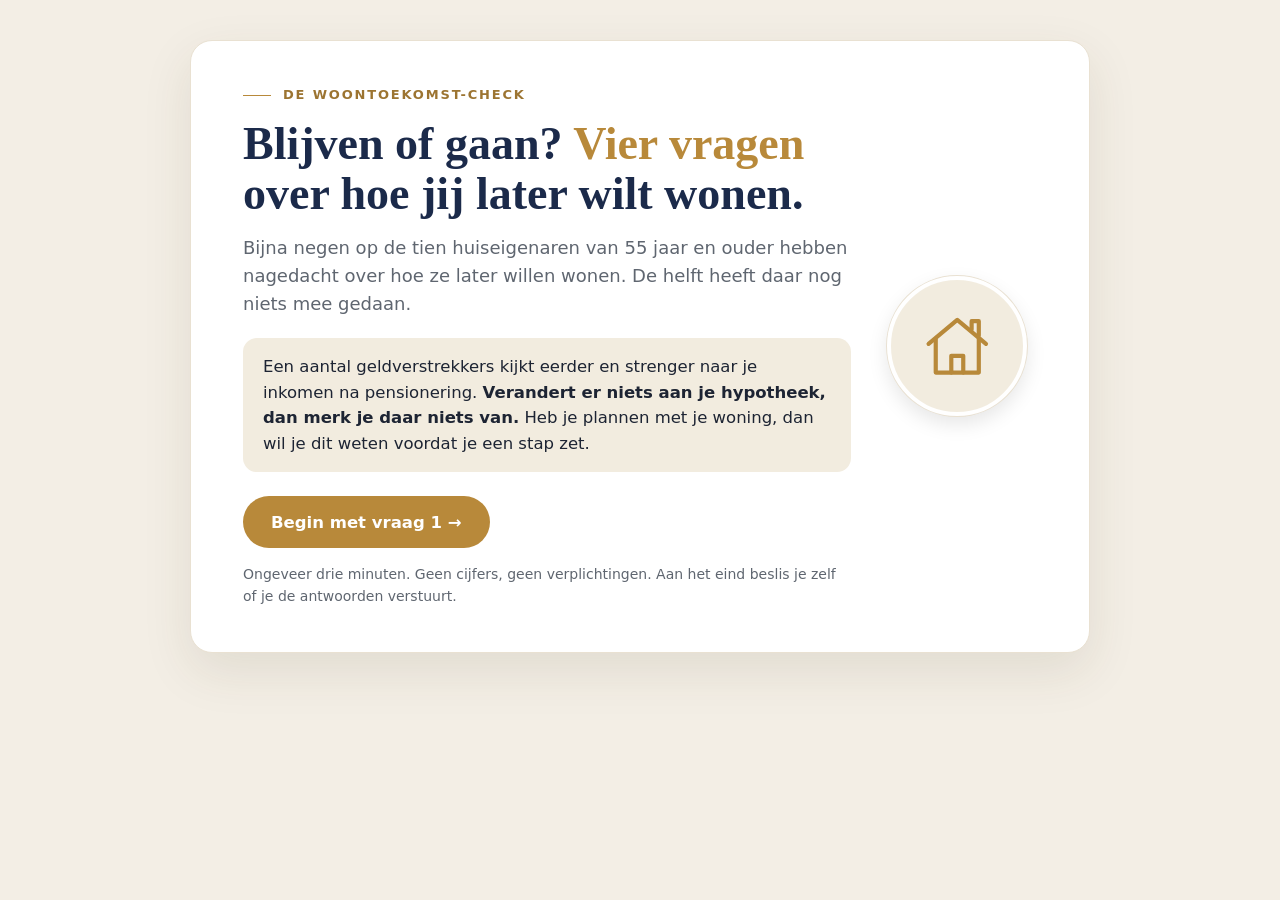
<file: woontoekomst-check.html>
<!DOCTYPE html>
<html lang="nl">
<head>
<meta charset="utf-8">
<meta name="color-scheme" content="only light">
<meta name="viewport" content="width=device-width, initial-scale=1">
<title>Woontoekomst-check: blijven of gaan? Vier vragen over later wonen</title>
<meta name="description" content="Blijven of gaan? Vier vragen over hoe jij later wilt wonen. Ongeveer drie minuten, geen cijfers, geen verplichtingen.">
<meta name="theme-color" content="#1B2A4A">
<meta property="og:type" content="website">
<meta property="og:locale" content="nl_NL">
<meta property="og:title" content="De woontoekomst-check: blijven of gaan?">
<meta property="og:description" content="Vier vragen over hoe jij later wilt wonen. Ongeveer drie minuten, geen cijfers, geen verplichtingen.">
<meta name="twitter:card" content="summary_large_image">
<meta name="twitter:title" content="De woontoekomst-check: blijven of gaan?">
<meta name="twitter:description" content="Vier vragen over hoe jij later wilt wonen. Ongeveer drie minuten, geen cijfers, geen verplichtingen.">
<!--site-meta-->
<link rel="icon" href="/favicon.svg" type="image/svg+xml">
<meta name="robots" content="index, follow, max-image-preview:large">
<meta name="author" content="Dennes Roes">
<link rel="canonical" href="https://dennes-roes.nl/woontoekomst-check.html">
<link rel="icon" href="/favicon-32.png" sizes="32x32" type="image/png">
<link rel="apple-touch-icon" href="/apple-touch-icon.png">
<meta property="og:site_name" content="ECB-beleid hypotheken gewijzigd">
<meta property="og:url" content="https://dennes-roes.nl/woontoekomst-check.html">
<meta property="og:image" content="https://dennes-roes.nl/og-woontoekomst-check.jpg">
<meta property="og:image:type" content="image/jpeg">
<meta property="og:image:width" content="1200">
<meta property="og:image:height" content="630">
<meta property="og:image:alt" content="Woontoekomst-check: blijven of gaan? Vier vragen over hoe jij later wilt wonen">
<meta name="twitter:image" content="https://dennes-roes.nl/og-woontoekomst-check.jpg">
<script type="application/ld+json">{"@context": "https://schema.org", "@graph": [{"@type": "WebApplication", "@id": "https://dennes-roes.nl/woontoekomst-check.html#app", "name": "Woontoekomst-check: blijven of gaan?", "url": "https://dennes-roes.nl/woontoekomst-check.html", "description": "Korte vragenlijst over hoe iemand later wil wonen: blijven, aanpassen, verhuizen of nog niet weten. Vier vragen, een controlestap en toestemming; het antwoord gaat per e-mail naar de eigen hypotheekadviseur. Dit is het voorbeeld; adviseurs maken via de adviseurstoolkit een eigen versie met naam, kleur en e-mailadres voor hun website.", "inLanguage": "nl-NL", "applicationCategory": "FinanceApplication", "operatingSystem": "Web", "isAccessibleForFree": true, "image": "https://dennes-roes.nl/og-woontoekomst-check.jpg", "datePublished": "2026-11-20", "dateModified": "2026-11-27", "author": {"@id": "https://dennes-roes.nl/#dennes"}, "isPartOf": {"@id": "https://dennes-roes.nl/#website"}, "audience": {"@type": "PeopleAudience", "audienceType": "Huiseigenaren van 50 jaar en ouder"}, "about": [{"@type": "Thing", "name": "Woonwensen van 50- en 55-plussers"}, {"@type": "Thing", "name": "Hypotheek en verhuizen na je 55e"}]}, {"@type": "BreadcrumbList", "itemListElement": [{"@type": "ListItem", "position": 1, "name": "ECB-beleid hypotheken gewijzigd", "item": "https://dennes-roes.nl/"}, {"@type": "ListItem", "position": 2, "name": "Adviseurstoolkit", "item": "https://dennes-roes.nl/adviseurstoolkit.html"}, {"@type": "ListItem", "position": 3, "name": "Woontoekomst-check", "item": "https://dennes-roes.nl/woontoekomst-check.html"}]}, {"@type": "Person", "@id": "https://dennes-roes.nl/#dennes", "name": "Dennes Roes", "url": "https://dennes-roes.nl/"}, {"@type": "WebSite", "@id": "https://dennes-roes.nl/#website", "url": "https://dennes-roes.nl/", "name": "ECB-beleid hypotheken gewijzigd"}]}</script>
<!--/site-meta-->
<style>
:root{--cream:#F3EEE5;--card:#fff;--gold:#B8893A;--gold-d:#9c7230;--navy:#1B2A4A;--ink:#1d2433;--mute:#5f6670;--line:#E9E1D2;--soft:#F2ECDF;--field:#FAF8F3;--disabled:#E6DDCF}
*{box-sizing:border-box}
html{-webkit-text-size-adjust:100%;text-size-adjust:100%;color-scheme:only light}
body{margin:0;background:var(--cream);color:var(--ink);font:17px/1.55 "Inter","Segoe UI",system-ui,-apple-system,Roboto,Arial,sans-serif;min-height:100vh;display:flex;align-items:flex-start;justify-content:center;padding:40px 16px 60px}
.serif{font-family:"Fraunces",Georgia,Cambria,"Times New Roman",serif}
.card{background:var(--card);border:1px solid var(--line);border-radius:22px;box-shadow:0 18px 50px rgba(70,55,30,.10);width:100%;max-width:900px;padding:44px 52px}
.kick{display:flex;align-items:center;gap:12px;font-size:13px;font-weight:700;letter-spacing:.14em;text-transform:uppercase;color:var(--gold-d);margin:0 0 14px}
.kick:before{content:"";width:28px;height:1px;background:var(--gold)}
h1{font-weight:600;font-size:46px;line-height:1.08;margin:0 0 16px;color:var(--navy)}
h1 em{font-style:normal;color:var(--gold)}
h2{font-weight:600;font-size:34px;line-height:1.15;margin:0 0 6px;color:var(--navy)}
.lead{color:var(--mute);font-size:18px;margin:0 0 20px;max-width:640px}
.sub{color:var(--mute);margin:0 0 22px}
.intro{display:grid;grid-template-columns:1fr 150px;gap:36px;align-items:center}
.photo{width:140px;height:140px;border-radius:50%;object-fit:cover;border:4px solid #fff;box-shadow:0 0 0 1px var(--line),0 8px 20px rgba(0,0,0,.1)}
.house{display:flex;align-items:center;justify-content:center;background:var(--soft);color:var(--gold)}
.house svg{width:58%;height:58%}
.note{background:var(--soft);border-radius:14px;padding:16px 20px;margin:0 0 24px;font-size:16.5px}
.small{color:var(--mute);font-size:14px;margin:16px 0 0}
.btn{border:0;border-radius:999px;padding:14px 28px;font-weight:600;font-size:16.5px;font-family:inherit;cursor:pointer;min-height:52px}
.btn-gold{background:var(--gold);color:#fff}
.btn-gold:hover{background:var(--gold-d)}
.btn-gold:disabled{background:var(--disabled);color:#6b6457;cursor:not-allowed}
.btn-ghost{background:#fff;color:var(--navy);border:1px solid var(--line)}
.prog{display:grid;grid-template-columns:repeat(5,1fr);gap:8px;margin:0 0 30px}
.prog i{height:5px;border-radius:3px;background:var(--disabled)}
.prog i.ok{background:var(--gold)}.prog i.cur{background:var(--navy)}
.step-l{font-size:13px;font-weight:700;letter-spacing:.12em;text-transform:uppercase;color:var(--mute);margin:0 0 10px}
.opts{display:grid;gap:12px}
.opts.two{grid-template-columns:1fr 1fr}
.opt{position:relative;display:block;border:1px solid var(--line);border-radius:14px;padding:16px 56px 16px 20px;cursor:pointer;background:#fff;transition:border-color .15s,background .15s}
.opt:hover{border-color:#d9c9a8}
.opt input{position:absolute;opacity:0;pointer-events:none}
.opt .t{font-weight:500;font-size:17px}
.opt .t.q{font-family:"Fraunces",Georgia,Cambria,serif;font-style:italic;font-weight:600;font-size:18px;color:var(--navy)}
.opt .d{display:block;color:var(--mute);font-size:14.5px;margin-top:2px}
.opt .dot{position:absolute;right:18px;top:16px;width:22px;height:22px;border-radius:50%;border:1.5px solid #d8ccb5;background:#fff}
.opt.sel{border-color:var(--gold);background:#fffaf1}
.opt.sel .dot{border-color:var(--gold);background:radial-gradient(circle,var(--gold) 0 5px,#fff 6px)}
.opt.wide{grid-column:1/-1}
.opt input:focus-visible ~ .dot{outline:3px solid #2f5f86;outline-offset:2px}
.nav{display:flex;justify-content:space-between;gap:12px;margin-top:30px}
.sum{border:1px solid var(--line);border-radius:14px;padding:4px 20px;margin:0 0 22px}
.sum div{display:flex;justify-content:space-between;gap:16px;padding:12px 0;border-bottom:1px solid #f0eadf}
.sum div:last-child{border-bottom:0}
.sum span{color:var(--mute)}
.sum b{font-weight:600;text-align:right}
.grid2{display:grid;grid-template-columns:1fr 1fr;gap:16px}
label.f{display:block;font-weight:700;font-size:15.5px;margin:0 0 6px;color:var(--navy)}
label.f small{font-weight:400;color:var(--mute);font-size:15px}
.in{width:100%;background:var(--field);border:1px solid var(--line);border-radius:12px;padding:14px 16px;font-size:16px;font-family:inherit;color:var(--ink)}
.in:focus{outline:2px solid var(--gold);outline-offset:1px;background:#fff}
textarea.in{min-height:100px;resize:vertical}
.hint{color:var(--mute);font-size:13.5px;margin:6px 0 18px}
.consent{display:flex;gap:14px;align-items:flex-start;border:1px solid var(--line);border-radius:14px;padding:16px 18px;cursor:pointer}
.consent input{width:22px;height:22px;margin:2px 0 0;accent-color:var(--gold);flex:none}
.done{text-align:center;padding:10px 0}
.done .photo{margin:0 auto 18px}
.err{color:#a3241c;font-weight:600;min-height:22px;margin-top:10px}
[hidden]{display:none!important}
@media (max-width:720px){
  body{padding:16px 10px 40px}
  .card{padding:26px 20px;border-radius:18px}
  h1{font-size:32px}h2{font-size:26px}
  .intro{grid-template-columns:1fr}.intro .photo{order:-1;width:96px;height:96px}
  .opts.two,.grid2{grid-template-columns:1fr}
  .nav .btn{flex:1}
}
</style>
</head>
<body>
<main class="card" aria-live="polite">

<!-- intro -->
<section id="s0">
  <div class="intro">
    <div>
      <p class="kick">De woontoekomst-check</p>
      <h1 class="serif">Blijven of gaan? <em>Vier vragen</em> over hoe jij later wilt wonen.</h1>
      <p class="lead">Bijna negen op de tien huiseigenaren van 55 jaar en ouder hebben nagedacht over hoe ze later willen wonen. De helft heeft daar nog niets mee gedaan.</p>
      <div class="note" id="advNote"></div>
      <button class="btn btn-gold" type="button" data-go="1">Begin met vraag 1 →</button>
      <p class="small">Ongeveer drie minuten. Geen cijfers, geen verplichtingen. Aan het eind beslis je zelf of je de antwoorden verstuurt.</p>
    </div>
    <img class="photo" id="advFoto" src="" alt="">
  </div>
</section>

<!-- vragen -->
<section id="s1" hidden>
  <div class="prog"></div>
  <p class="step-l">Vraag 1 van 4</p>
  <h2 class="serif">Welke vraag heb jij jezelf weleens gesteld?</h2>
  <p class="sub">Kies alles wat je herkent.</p>
  <div class="opts two" data-q="q1" data-multi="1">
    <label class="opt"><input type="checkbox" value="Kan ik hier blijven wonen als de trap te veel wordt?"><span class="t q">“Kan ik hier blijven wonen als de trap te veel wordt?”</span><span class="dot"></span></label>
    <label class="opt"><input type="checkbox" value="Hoe kan ik mijn kinderen op weg helpen?"><span class="t q">“Hoe kan ik mijn kinderen op weg helpen?”</span><span class="dot"></span></label>
    <label class="opt"><input type="checkbox" value="Kan ik mijn overwaarde gebruiken zonder te verhuizen?"><span class="t q">“Kan ik mijn overwaarde gebruiken zonder te verhuizen?”</span><span class="dot"></span></label>
    <label class="opt"><input type="checkbox" value="Blijft het betaalbaar na mijn pensioen?"><span class="t q">“Blijft het betaalbaar na mijn pensioen?”</span><span class="dot"></span></label>
    <label class="opt"><input type="checkbox" value="Wie betaalt de verduurzaming en het onderhoud?"><span class="t q">“Wie betaalt de verduurzaming en het onderhoud?”</span><span class="dot"></span></label>
    <label class="opt"><input type="checkbox" value="Krijg ik op mijn leeftijd nog een hypotheek?"><span class="t q">“Krijg ik op mijn leeftijd nog een hypotheek?”</span><span class="dot"></span></label>
    <label class="opt wide"><input type="checkbox" value="Geen van deze vragen speelt bij mij" data-none="1"><span class="t">Geen van deze vragen speelt bij mij</span><span class="dot"></span></label>
  </div>
  <div class="nav"><button class="btn btn-ghost" type="button" data-go="0">Terug</button><button class="btn btn-gold" type="button" data-go="2" disabled>Volgende</button></div>
</section>

<section id="s2" hidden>
  <div class="prog"></div>
  <p class="step-l">Vraag 2 van 4</p>
  <h2 class="serif">Als je mocht kiezen: blijven of gaan?</h2>
  <p class="sub">Het gaat om je voorkeur van dit moment.</p>
  <div class="opts" data-q="q2">
    <label class="opt"><input type="radio" name="q2" value="Ik blijf het liefst waar ik woon"><span class="t">Ik blijf het liefst waar ik woon</span><span class="d">Eventueel met aanpassingen aan het huis</span><span class="dot"></span></label>
    <label class="opt"><input type="radio" name="q2" value="Ik wil naar een andere koopwoning"><span class="t">Ik wil naar een andere koopwoning</span><span class="d">Bijvoorbeeld kleiner of gelijkvloers</span><span class="dot"></span></label>
    <label class="opt"><input type="radio" name="q2" value="Ik wil naar een huurwoning"><span class="t">Ik wil naar een huurwoning</span><span class="dot"></span></label>
    <label class="opt"><input type="radio" name="q2" value="Dat weet ik nog niet"><span class="t">Dat weet ik nog niet</span><span class="d">Ook dat is een antwoord</span><span class="dot"></span></label>
  </div>
  <div class="nav"><button class="btn btn-ghost" type="button" data-go="1">Terug</button><button class="btn btn-gold" type="button" data-go="3" disabled>Volgende</button></div>
</section>

<section id="s3" hidden>
  <div class="prog"></div>
  <p class="step-l">Vraag 3 van 4</p>
  <h2 class="serif">Hoe concreet is het al?</h2>
  <p class="sub">Geen plannen is ook een helder antwoord.</p>
  <div class="opts" data-q="q3">
    <label class="opt"><input type="radio" name="q3" value="Ik heb een plan voor het komende jaar"><span class="t">Ik heb een plan voor het komende jaar</span><span class="dot"></span></label>
    <label class="opt"><input type="radio" name="q3" value="Ik denk erover na, zonder datum"><span class="t">Ik denk erover na, zonder datum</span><span class="dot"></span></label>
    <label class="opt"><input type="radio" name="q3" value="Ik heb geen plannen"><span class="t">Ik heb geen plannen</span><span class="dot"></span></label>
  </div>
  <div class="nav"><button class="btn btn-ghost" type="button" data-go="2">Terug</button><button class="btn btn-gold" type="button" data-go="4" disabled>Volgende</button></div>
</section>

<section id="s4" hidden>
  <div class="prog"></div>
  <p class="step-l">Vraag 4 van 4</p>
  <h2 class="serif">Wat wil je dat ik hiermee doe?</h2>
  <p class="sub">Jij bepaalt het vervolg.</p>
  <div class="opts" data-q="q4">
    <label class="opt"><input type="radio" name="q4" value="Bel mij, dan plannen we een gesprek"><span class="t">Bel mij, dan plannen we een gesprek</span><span class="dot"></span></label>
    <label class="opt"><input type="radio" name="q4" value="Stuur mij eerst informatie per mail"><span class="t">Stuur mij eerst informatie per mail</span><span class="dot"></span></label>
    <label class="opt"><input type="radio" name="q4" value="Voor nu is het zo goed"><span class="t">Voor nu is het zo goed</span><span class="dot"></span></label>
  </div>
  <div class="nav"><button class="btn btn-ghost" type="button" data-go="3">Terug</button><button class="btn btn-gold" type="button" data-go="5" disabled>Volgende</button></div>
</section>

<!-- controleren en versturen -->
<section id="s5" hidden>
  <div class="prog"></div>
  <p class="step-l">Controleren en versturen</p>
  <h2 class="serif">Klopt dit zo?</h2>
  <p class="sub">Dit is wat ik van je ontvang.</p>
  <div class="sum" id="sum"></div>
  <div class="grid2">
    <div><label class="f" for="naam">Je naam</label><input class="in" id="naam" autocomplete="name"></div>
    <div><label class="f" for="tel">Telefoon <small id="telReq">(niet verplicht)</small></label><input class="in" id="tel" type="tel" autocomplete="tel" placeholder="06 - ..."></div>
  </div>
  <div style="margin-top:16px"><label class="f" for="extra">Wil je er iets aan toevoegen? <small>(niet verplicht)</small></label><textarea class="in" id="extra" placeholder="Bijvoorbeeld wat de aanleiding is"></textarea></div>
  <p class="hint">Zet hier geen medische gegevens in. Die heb ik voor dit gesprek niet nodig.</p>
  <label class="consent"><input type="checkbox" id="ok"><span>Ik vind het goed dat <span class="advNaam"></span> deze antwoorden ontvangt en er contact over opneemt op de manier die ik heb gekozen.</span></label>
  <p class="hint" style="margin-top:10px">Versturen opent een bericht in je eigen e-mailprogramma. Er wordt niets op deze website bewaard.</p>
  <div class="err" id="err"></div>
  <div class="nav" style="margin-top:14px"><button class="btn btn-ghost" type="button" data-go="4">Terug</button><button class="btn btn-gold" type="button" id="send" disabled>Verstuur mijn antwoorden</button></div>
</section>

<section id="s6" hidden>
  <div class="done">
    <img class="photo" id="advFoto2" src="" alt="">
    <h2 class="serif">Dank je wel.</h2>
    <p class="sub" style="max-width:560px;margin:0 auto 12px">Je e-mailprogramma is geopend met je antwoorden. <b>Verstuur die e-mail</b>, dan neem ik contact met je op zoals je hebt aangegeven.</p>
    <p class="small">Opent er geen e-mail? Stuur je antwoorden dan zelf naar <a class="advMail" href="#"></a>.</p>
    <p style="margin-top:22px"><button class="btn btn-ghost" type="button" data-go="0">Opnieuw beginnen</button></p>
  </div>
</section>

</main>
<script id="cfg" type="application/json">{"naam": "", "kantoor": "", "mail": "", "kleur": "#B8893A", "foto": "", "note": "Een aantal geldverstrekkers kijkt eerder en strenger naar je inkomen na pensionering. **Verandert er niets aan je hypotheek, dan merk je daar niets van.** Heb je plannen met je woning, dan wil je dit weten voordat je een stap zet."}</script>
<script>
(function(){
  /* Instellingen staan in het blok id="cfg" hierboven. Maak je eigen versie via de adviseurstoolkit. */
  var C={};try{C=JSON.parse(document.getElementById('cfg').textContent)}catch(e){}
  var P=new URLSearchParams(location.search);
  var ADV={naam:C.naam||'',kantoor:C.kantoor||'',mail:C.mail||''};
  function shade(h,p){var n=parseInt(h.slice(1),16),r=n>>16,g=n>>8&255,b=n&255;function f(c){return Math.max(0,Math.min(255,Math.round(c*(1+p))))}return 'rgb('+f(r)+','+f(g)+','+f(b)+')'}
  if(/^#[0-9a-fA-F]{6}$/.test(C.kleur2||''))document.documentElement.style.setProperty('--navy',C.kleur2);
  if(/^#[0-9a-fA-F]{6}$/.test(C.kleur||'')){document.documentElement.style.setProperty('--gold',C.kleur);document.documentElement.style.setProperty('--gold-d',shade(C.kleur,-.15))}
  ['advFoto','advFoto2'].forEach(function(id){var im=document.getElementById(id);if(!im)return;if(C.foto){im.src=C.foto;im.alt=(id==='advFoto'&&ADV.naam)?'Foto van '+ADV.naam:''}else{var d=document.createElement('div');d.className='photo house';d.id=id;d.innerHTML='<svg viewBox="0 0 64 64" fill="none" stroke="currentColor" stroke-width="3.5" stroke-linecap="round" stroke-linejoin="round" aria-hidden="true"><path d="M8 30 32 10l24 20"/><path d="M14 26v28h36V26"/><path d="M27 54V40h10v14"/><path d="M44 18V11h6v12"/></svg>';im.replaceWith(d)}});
  var nt=document.getElementById('advNote');if(nt){var t=String(C.note||'').replace(/[&<>]/g,function(c){return{'&':'&amp;','<':'&lt;','>':'&gt;'}[c]}).replace(/\*\*(.+?)\*\*/g,'<b>$1</b>');if(t)nt.innerHTML=t;else nt.remove()}
  var WIE=(ADV.naam||'mijn adviseur')+(ADV.kantoor?' van '+ADV.kantoor:'');document.querySelectorAll('.advNaam').forEach(function(e){e.textContent=WIE});
  document.querySelectorAll('.advMail').forEach(function(e){if(ADV.mail){e.textContent=ADV.mail;e.href='mailto:'+ADV.mail}else{e.textContent='je adviseur';e.removeAttribute('href')}});

  var A={q1:[],q2:'',q3:'',q4:''},cur=0;
  function $(i){return document.getElementById(i)}
  function show(n){
    cur=n;for(var k=0;k<=6;k++){var s=$('s'+k);if(s)s.hidden=(k!==n)}
    var p=$('s'+n).querySelector('.prog');
    if(p){p.innerHTML='';for(var i=1;i<=5;i++){var b=document.createElement('i');if(i<n)b.className='ok';else if(i===n)b.className='cur';p.appendChild(b)}}
    if(n===5)renderSum();
    window.scrollTo({top:0,behavior:'smooth'});
    var h=$('s'+n).querySelector('h1,h2');if(h){h.setAttribute('tabindex','-1');h.focus({preventScroll:true})}
  }
  document.addEventListener('click',function(e){var g=e.target.closest('[data-go]');if(!g||g.disabled)return;show(+g.dataset.go)});
  document.querySelectorAll('.opts').forEach(function(box){
    var q=box.dataset.q,multi=box.dataset.multi==='1',next=box.parentNode.querySelector('.nav .btn-gold');
    box.addEventListener('change',function(e){
      var inp=e.target;
      if(multi){
        if(inp.dataset.none&&inp.checked)box.querySelectorAll('input').forEach(function(x){if(x!==inp)x.checked=false});
        else if(inp.checked)box.querySelectorAll('input[data-none]').forEach(function(x){x.checked=false});
        A[q]=[].map.call(box.querySelectorAll('input:checked'),function(x){return x.value});
      }else A[q]=inp.value;
      box.querySelectorAll('.opt').forEach(function(o){o.classList.toggle('sel',o.querySelector('input').checked)});
      next.disabled=multi?A[q].length===0:!A[q];
      if(q==='q4'){var bel=A.q4.indexOf('Bel mij')===0;$('telReq').textContent=bel?'(nodig om je te bellen)':'(niet verplicht)'}
    });
  });
  function esc(t){return String(t).replace(/[&<>"]/g,function(c){return{'&':'&amp;','<':'&lt;','>':'&gt;','"':'&quot;'}[c]})}
  function renderSum(){
    var rows=[['Herkende vragen',A.q1.join(' · ')],['Voorkeur',A.q2],['Hoe concreet',A.q3],['Vervolg',A.q4]];
    $('sum').innerHTML=rows.map(function(r){return '<div><span>'+r[0]+'</span><b>'+esc(r[1]||'–')+'</b></div>'}).join('');
    check();
  }
  function check(){var bel=A.q4.indexOf('Bel mij')===0;$('send').disabled=!($('ok').checked&&$('naam').value.trim()&&(!bel||$('tel').value.trim()))}
  ['ok','naam','tel'].forEach(function(i){$(i).addEventListener('input',check);$(i).addEventListener('change',check)});
  $('send').addEventListener('click',function(){
    var n=$('naam').value.trim(),t=$('tel').value.trim(),x=$('extra').value.trim();
    var body='Beste '+(ADV.naam||'adviseur')+',\n\nHierbij mijn antwoorden op de woontoekomst-check.\n\n'+
      'Herkende vragen: '+(A.q1.join('; ')||'–')+'\nVoorkeur: '+A.q2+'\nHoe concreet: '+A.q3+'\nVervolg: '+A.q4+
      (x?'\n\nToelichting: '+x:'')+'\n\nNaam: '+n+(t?'\nTelefoon: '+t:'')+
      '\n\nIk vind het goed dat '+WIE+' deze antwoorden ontvangt en er contact over opneemt op de manier die ik heb gekozen.\n\nMet vriendelijke groet,\n'+n;
    location.href='mailto:'+ADV.mail+'?subject='+encodeURIComponent('Woontoekomst-check – '+n)+'&body='+encodeURIComponent(body);
    show(6);
  });
})();
</script>
</body>
</html>
</file>
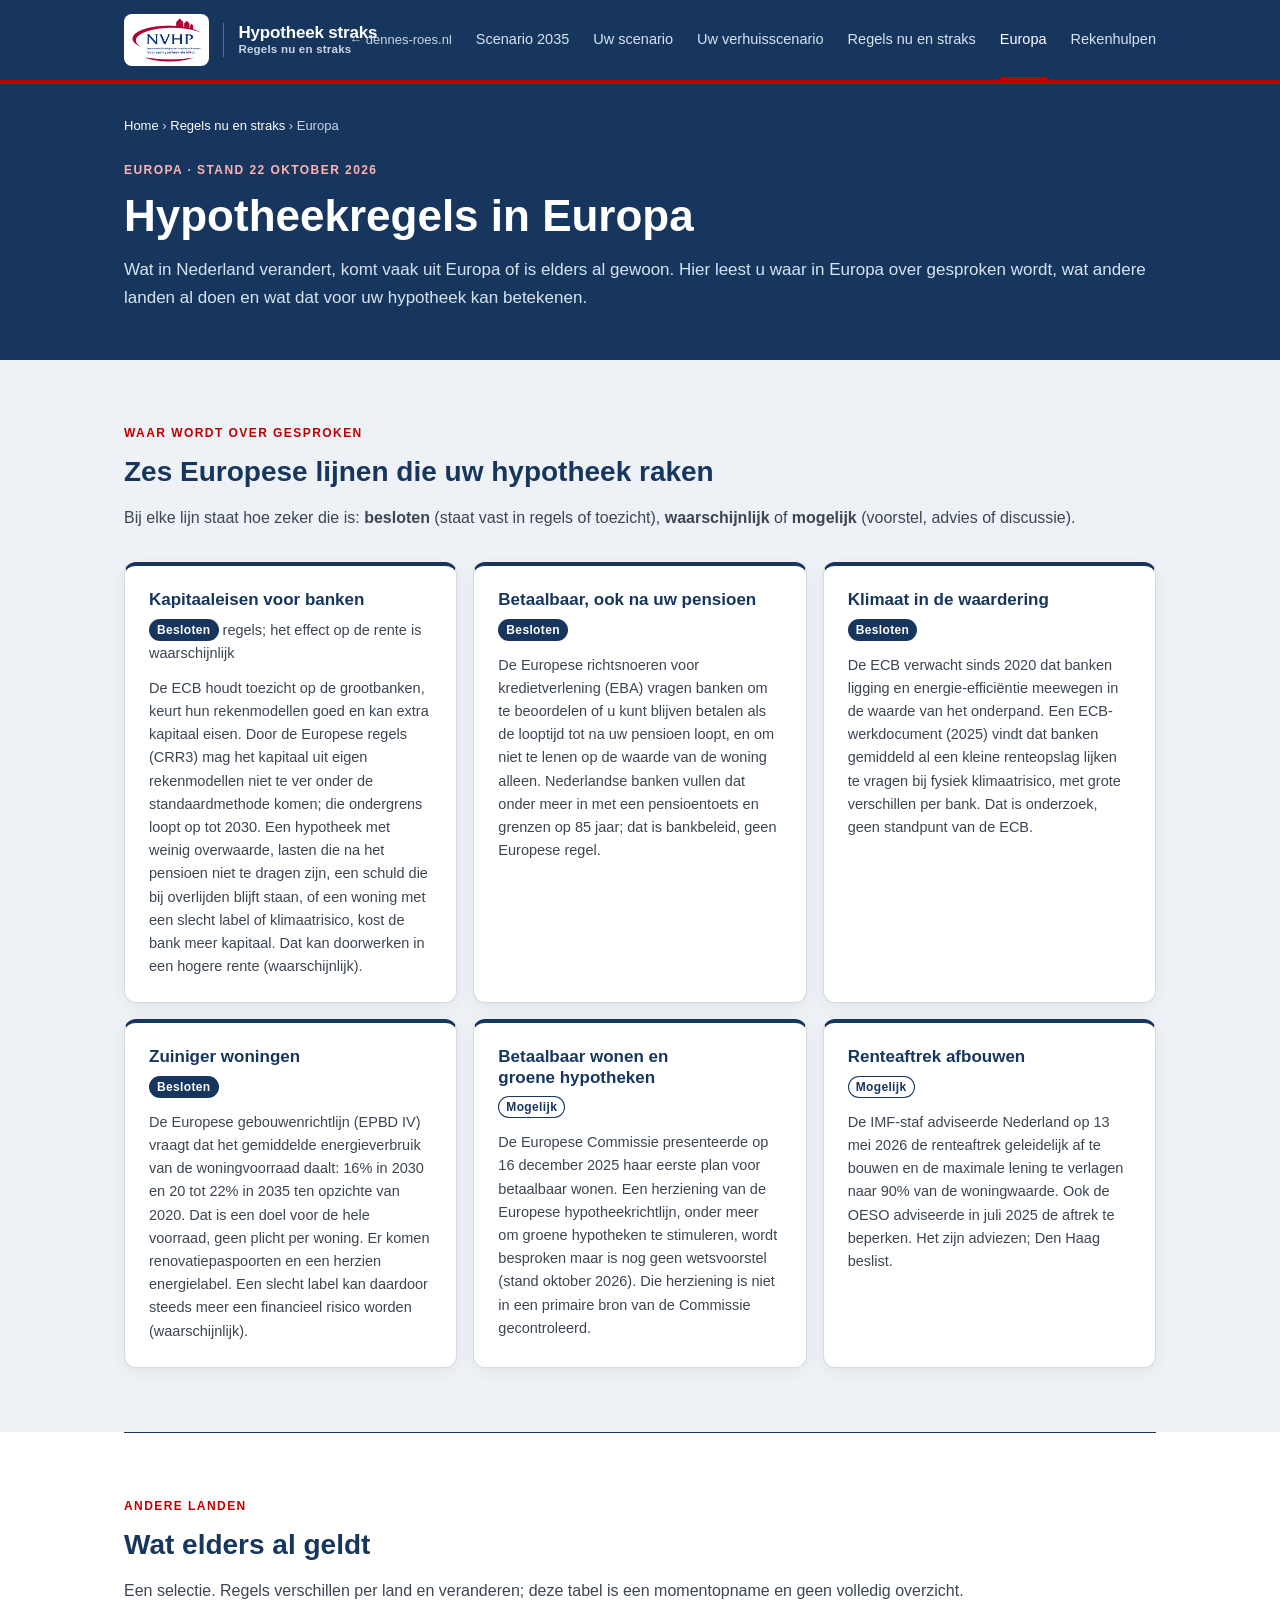
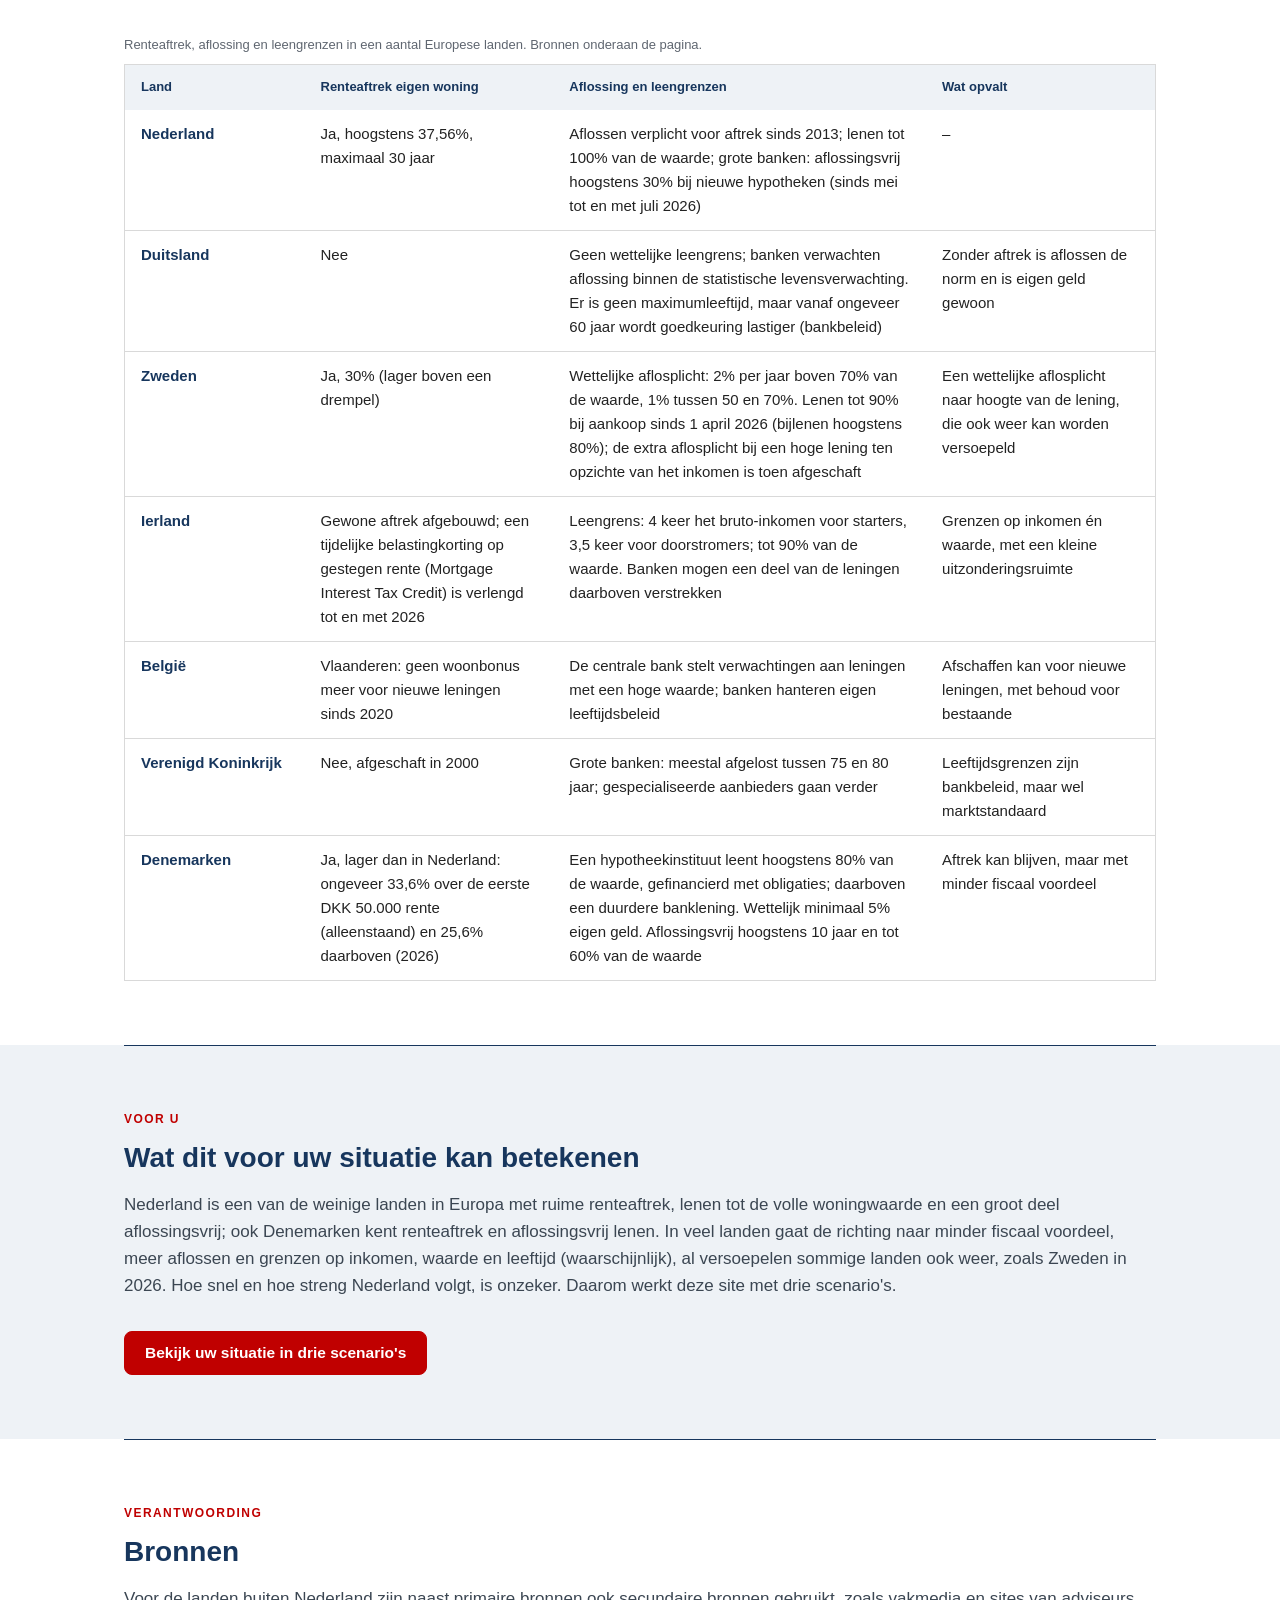
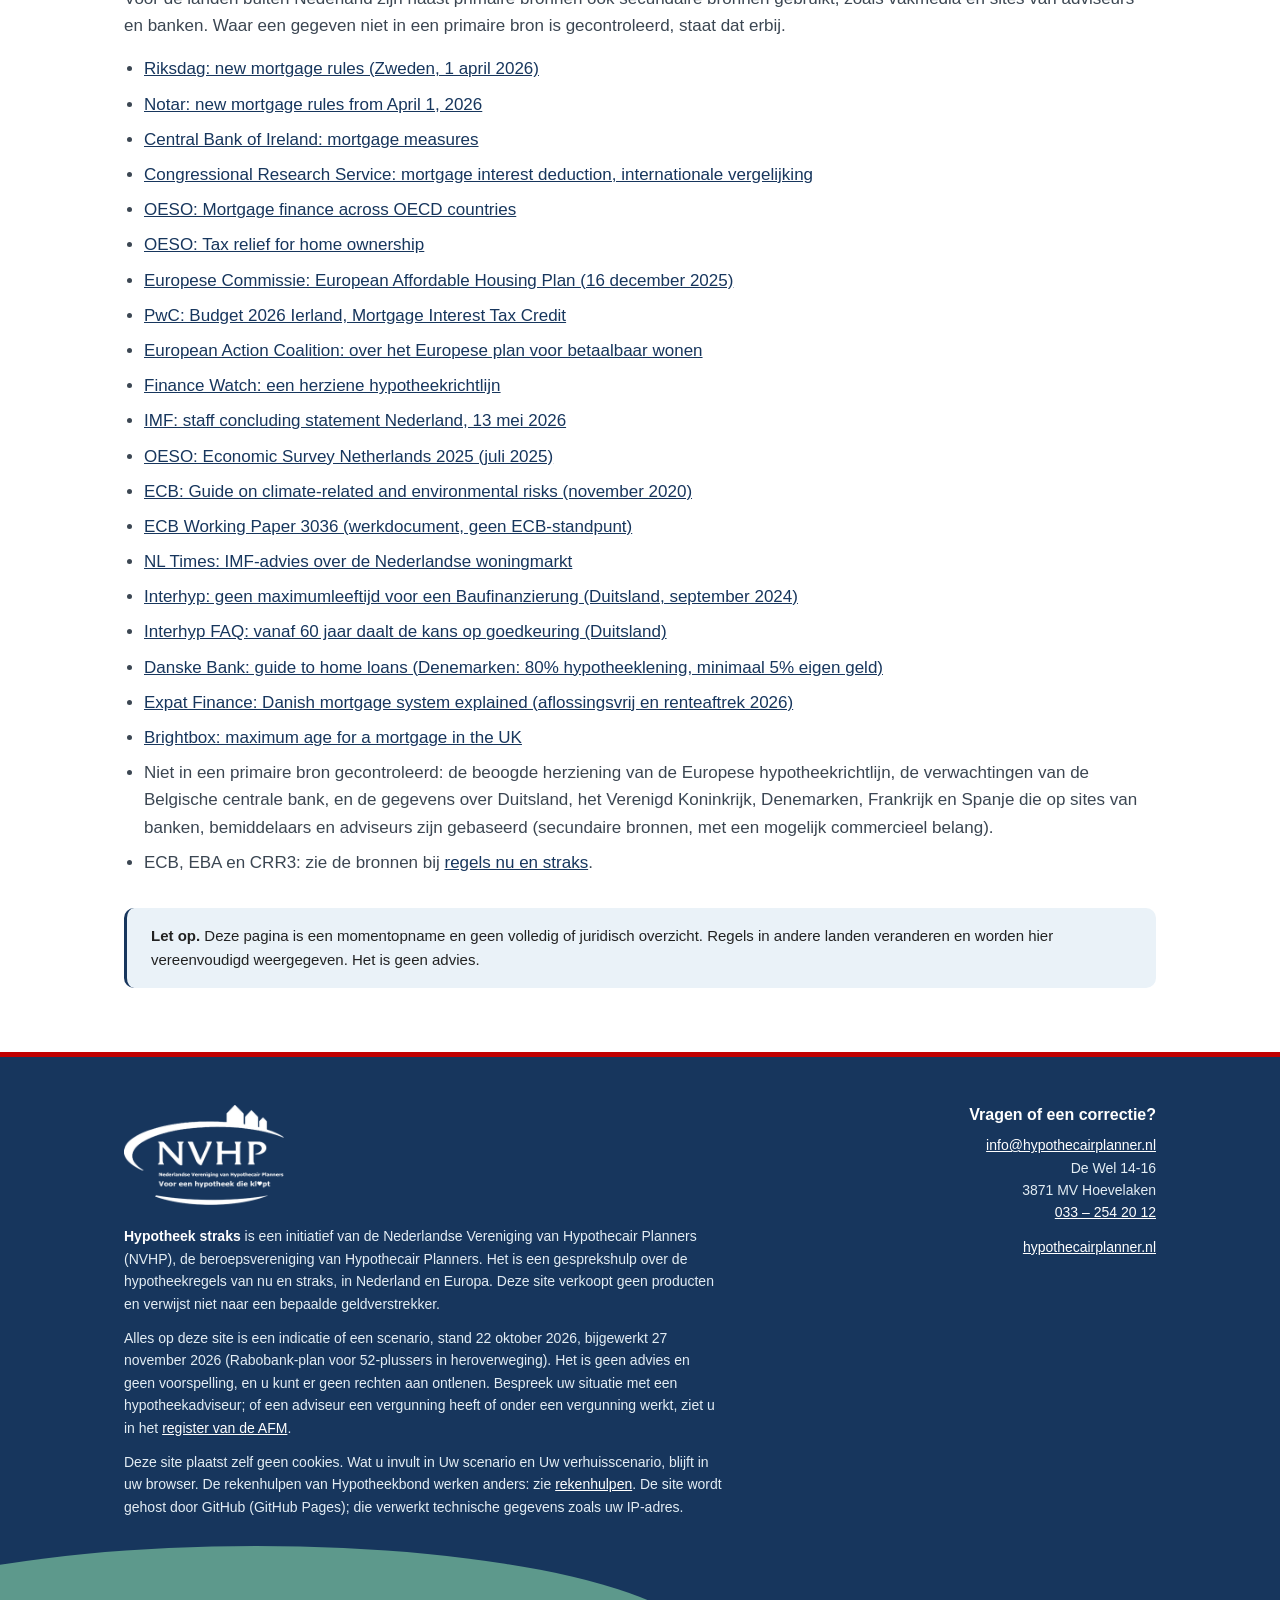
<file: hypotheek-straks/europa.html>
<!DOCTYPE html>
<html lang="nl">
<head>
<meta charset="utf-8">
<meta name="viewport" content="width=device-width, initial-scale=1">
<title>Hypotheekregels in Europa — Hypotheek straks</title>
<meta name="description" content="Waar wordt in Europa over gesproken en wat geldt elders? Renteaftrek, aflosplicht en leengrenzen in Duitsland, Zweden, Ierland, België en meer.">
<meta name="robots" content="index, follow, max-image-preview:large, max-snippet:-1, max-video-preview:-1">
<link rel="canonical" href="https://dennes-roes.nl/hypotheek-straks/europa.html">
<link rel="icon" type="image/svg+xml" href="favicon.svg">
<link rel="icon" type="image/png" sizes="32x32" href="favicon-32.png">
<link rel="apple-touch-icon" href="apple-touch-icon.png">
<meta name="theme-color" content="#234765">
<meta property="og:type" content="website">
<meta property="og:locale" content="nl_NL">
<meta property="og:site_name" content="Hypotheek straks">
<meta property="og:title" content="Hypotheekregels in Europa — Hypotheek straks">
<meta property="og:description" content="Waar wordt in Europa over gesproken en wat geldt elders? Renteaftrek, aflosplicht en leengrenzen in Duitsland, Zweden, Ierland, België en meer.">
<meta property="og:url" content="https://dennes-roes.nl/hypotheek-straks/europa.html">
<meta property="og:image" content="https://dennes-roes.nl/hypotheek-straks/og-hypotheek-straks.jpg">
<meta property="og:image:alt" content="Hypotheek straks: kan ik straks nog doorstromen of mijn hypotheek verlengen? Gesprekshulp, indicatie, geen advies">
<meta name="twitter:card" content="summary_large_image">
<meta name="twitter:title" content="Hypotheekregels in Europa — Hypotheek straks">
<meta name="twitter:description" content="Waar wordt in Europa over gesproken en wat geldt elders? Renteaftrek, aflosplicht en leengrenzen in Duitsland, Zweden, Ierland, België en meer.">
<meta name="twitter:image" content="https://dennes-roes.nl/hypotheek-straks/og-hypotheek-straks.jpg">
<meta name="language" content="nl-NL">
<style>
/* Hypotheek straks — stijl
   Eén laag: alles lijnt uit op de kolom van .wrap en op een vaste maatschaal (4, 8, 12, 16, 24, 32, 48, 64). */

:root{
  /* NVHP-huisstijl: navy, lichtblauwe vlakken, groen en rood alleen als accent zonder tekst */
  --primary:#234765; --primary-l:#2f5f86; --ink:#1d2329; --accent:#80c7a4; --rood:#b00038;
  --bg:#f4f9fc; --tint:#eef8fd; --surface:#fff; --text:#2b3038; --text-l:#4b525c; --muted:#5f6870;
  --line:#d4e3ec; --rule:#234765; --focus:#2f5f86; --navy:#234765;
  --kolom:1080px; --rand:24px; --maat:none; --kop-h:80px; --kop-totaal:var(--kop-h);
}
*{box-sizing:border-box;margin:0;padding:0}
html{scroll-behavior:smooth;-webkit-text-size-adjust:100%}
/* De kop blijft bovenaan staan; een anker moet daar onderuit komen. */
/* Ankers en toetsenbordfocus komen onder de vaste kop uit, ook op mobiel. */
html{scroll-padding-top:calc(var(--kop-totaal) + 16px)}
:target,section[id],div[id].card,div[id].tool{scroll-margin-top:calc(var(--kop-totaal) + 16px)}
@media (prefers-reduced-motion:reduce){
  html{scroll-behavior:auto}
  *{transition:none!important;animation:none!important}
}
body{font-family:Inter,-apple-system,BlinkMacSystemFont,'Segoe UI',Roboto,'Helvetica Neue',Arial,sans-serif;
  color:var(--text);background:var(--surface);line-height:1.6;font-size:16px;-webkit-font-smoothing:antialiased}
.wrap{max-width:var(--kolom);margin:0 auto;padding:0 var(--rand)}
a{color:var(--primary)}
img{max-width:100%}
b,strong{font-weight:700}

/* zichtbare focus voor toetsenbordgebruik */
a:focus-visible,button:focus-visible,input:focus-visible,select:focus-visible,textarea:focus-visible,
summary:focus-visible,[tabindex]:focus-visible{outline:3px solid var(--focus);outline-offset:2px}

.skip{position:absolute;left:-9999px;top:0;background:#fff;color:var(--primary);padding:12px 16px;z-index:300;font-weight:700}
.skip:focus{left:0}
.visually-hidden{position:absolute;width:1px;height:1px;overflow:hidden;clip:rect(0 0 0 0);white-space:nowrap}

/* ---- typografie ---- */
h1,h2,h3{color:var(--ink);letter-spacing:-.02em;line-height:1.2;text-wrap:balance}
h1{font-size:40px;font-weight:800;letter-spacing:-.03em;line-height:1.1}
h2{font-size:28px;font-weight:800;margin-bottom:16px}
h3{font-size:17px;font-weight:700;margin-bottom:8px}
.eyebrow{font-size:12px;letter-spacing:.1em;text-transform:uppercase;color:var(--primary);font-weight:700;margin-bottom:12px}
.sub{font-size:16px;color:var(--text-l);max-width:var(--maat);margin-bottom:32px}
.prose{max-width:var(--maat)}
.prose p{margin-bottom:16px;color:var(--text-l)}
.prose ul,.prose ol{margin:0 0 16px 20px;color:var(--text-l)}
.prose li{margin-bottom:8px}
.prose h3{margin-top:32px}
.prose > :first-child{margin-top:0}
.prose > :last-child{margin-bottom:0}
.hint{font-size:13px;color:var(--muted);margin-top:4px}

/* ---- knoppen ---- */
.btn{display:inline-flex;align-items:center;justify-content:center;gap:8px;min-height:44px;padding:10px 20px;
  background:var(--primary);color:#fff!important;border:1px solid var(--primary);border-radius:2px;
  font-family:inherit;font-size:14px;font-weight:600;line-height:1.3;text-align:center;text-decoration:none;cursor:pointer}
.btn:hover{background:var(--primary-l);border-color:var(--primary-l)}
.btn.ghost{background:#fff;color:var(--ink)!important;border-color:var(--rule)}
.btn.ghost:hover{background:var(--bg)}
.btn[disabled]{opacity:.55;cursor:default}
.hero-cta{display:flex;flex-wrap:wrap;gap:12px}

/* ---- kop van de site ---- */
.site-kop{position:sticky;top:0;z-index:50;background:rgba(255,255,255,.97);border-bottom:1px solid var(--line)}
.site-kop .wrap{display:flex;align-items:center;justify-content:space-between;gap:24px;min-height:var(--kop-h)}
.logo{display:flex;align-items:center;gap:14px;color:var(--ink);text-decoration:none;white-space:nowrap}
.logo img{display:block;height:56px;width:auto}
.logo-naam{font-weight:800;font-size:17px;letter-spacing:-.01em;color:var(--primary);line-height:1.2;
  padding-left:14px;border-left:1px solid var(--line)}
.logo-naam small{display:block;font-size:11.5px;font-weight:600;letter-spacing:.02em;color:var(--muted)}
.site-nav{display:flex;gap:24px}
.site-nav a{display:flex;align-items:center;min-height:var(--kop-h);color:var(--text);text-decoration:none;
  font-size:14.5px;font-weight:500;white-space:nowrap;box-shadow:inset 0 -2px 0 transparent}
.site-nav a:hover{color:var(--primary)}
.site-nav a[aria-current="page"]{color:var(--primary);box-shadow:inset 0 -2px 0 var(--primary)}
@media (max-width:980px){
  :root{--kop-h:52px;--kop-totaal:108px}
  .site-kop .wrap{flex-direction:column;align-items:stretch;gap:0;padding-top:12px}
  .logo img{height:40px}
  .logo-naam{font-size:15px}
  /* Op een smal scherm één regel die opzij schuift, zodat de kop laag blijft. */
  .site-nav{position:relative;gap:20px;overflow-x:auto;scrollbar-width:none;margin:0 calc(-1 * var(--rand));padding:0 48px 0 var(--rand);
    -webkit-mask-image:linear-gradient(90deg,#000 85%,transparent);mask-image:linear-gradient(90deg,#000 85%,transparent)}
  .site-nav::-webkit-scrollbar{display:none}
  .site-nav a{min-height:44px;font-size:14px}
}

/* ---- paginakop ---- */
header.pagehead{border-bottom:1px solid var(--rule);padding:32px 0 48px}
header.pagehead h1{max-width:24ch;margin-bottom:16px}
header.pagehead p{color:var(--text-l);font-size:17px;max-width:var(--maat)}
header.pagehead .crumbs{font-size:13px;color:var(--muted);margin-bottom:24px}
.crumbs a{color:var(--primary);text-decoration:none}
.crumbs a:hover{text-decoration:underline}

/* ---- secties: wit, gescheiden door een donkere lijn binnen de kolom ---- */
section{padding:64px 0}
main > section + section{padding-top:0}
main > section + section > .wrap::before{content:"";display:block;border-top:1px solid var(--rule);margin-bottom:64px}
/* Vaste afstand tussen de blokken in een sectie, in plaats van losse marges per blok. */
.wrap > :is(.note,.prose,.tabelwrap,.cards,.tool,.hero-cta,.sk-agenda) + :is(.note,.prose,.tabelwrap,.cards,.tool,.hero-cta,p,h3){margin-top:32px}
.wrap > .tool + .tool{margin-top:16px}

/* ---- kaarten: een raster met vaste tussenruimte; een losse laatste kaart laat geen leeg vak achter ---- */
.cards{display:grid;grid-template-columns:repeat(auto-fill,minmax(300px,1fr));gap:16px}
.card{background:#fff;border:1px solid var(--line);border-top:3px solid var(--primary);padding:24px}
.card h3{margin-bottom:8px}
.card p,.card ul{font-size:14.5px;color:var(--text-l)}
.card p + p{margin-top:8px}
.card ul{margin:8px 0 0 18px}
.card li{margin-bottom:4px}
.card :is(p,ul) .zeker{vertical-align:1px}
.card .zeker-rij{margin:0 0 12px}

/* ---- opvallend blok ---- */
.note{background:var(--tint);border-left:3px solid var(--primary);padding:16px 24px;font-size:15px;color:var(--text);
  max-width:none}
.note p + p{margin-top:8px}

/* ---- tabellen ---- */
.tabelwrap{overflow-x:auto;-webkit-overflow-scrolling:touch}
.tbl{width:100%;border-collapse:collapse;font-size:15px;background:#fff;border:1px solid var(--line)}
.tbl caption{text-align:left;font-size:13px;color:var(--muted);padding:0 0 8px}
.tbl th,.tbl td{padding:12px 16px;border-bottom:1px solid var(--line);vertical-align:top;text-align:left}
.tbl thead th{background:var(--bg);color:var(--ink);font-size:13px;font-weight:700;border-bottom-color:var(--rule)}
.tbl tbody th{font-weight:600;color:var(--ink)}
.tbl tr:last-child td,.tbl tr:last-child th{border-bottom:none}
.tbl td.num{white-space:nowrap;font-variant-numeric:tabular-nums}
.tbl td.groep{background:var(--primary);color:#fff;font-weight:700;font-size:12px;letter-spacing:.06em;
  text-transform:uppercase;padding:8px 16px}
.regels tbody th{background:#fff;font-size:15px;min-width:180px}
@media (max-width:620px){
  .tabelwrap .tbl{min-width:480px}
  .tabelwrap .tbl th,.tabelwrap .tbl td{padding:10px 12px;font-size:14.5px}
  /* De regeltabel wordt op een smal scherm een lijst per onderwerp. */
  .tabelwrap .tbl.regels{min-width:0}
  .regels thead{display:none}
  .regels tr{display:block;border-bottom:1px solid var(--line)}
  .regels tbody th,.regels td{display:block;border:0;padding:4px 16px}
  .tabelwrap .regels tbody th{padding-top:16px;font-size:16px}
  .regels td:last-child{padding-bottom:16px}
  .regels td[data-label]::before{content:attr(data-label);display:block;font-size:11.5px;font-weight:700;
    letter-spacing:.05em;text-transform:uppercase;color:var(--muted)}
  .tabelwrap .regels td.groep{padding:8px 16px}
}

/* ---- zekerheidslabels ---- */
.zeker{display:inline-block;font-size:12px;font-weight:700;letter-spacing:.03em;line-height:1.5;padding:2px 8px;
  border-radius:2px;white-space:nowrap}
.zeker.b{background:var(--ink);color:#fff}
.zeker.w{background:#3e6f96;color:#fff}
.zeker.m{background:#fff;color:var(--ink);box-shadow:inset 0 0 0 1px var(--rule)}

/* ---- formulieren ---- */
.field{margin-bottom:16px}
label{display:block;font-size:14px;font-weight:600;color:var(--ink);margin-bottom:4px}
input,textarea,select{width:100%;min-height:42px;padding:8px 12px;border:1px solid #9aa3ae;border-radius:2px;
  font-family:inherit;font-size:15px;color:var(--text);background:#fff}
input:focus,textarea:focus,select:focus{border-color:var(--primary)}
input[type=checkbox],input[type=radio]{width:auto;min-height:0;padding:0;accent-color:var(--primary)}

/* ---- rekenhulpen van Hypotheekbond ---- */
.tool{background:#fff;border:1px solid var(--line);border-top:3px solid var(--primary);padding:24px}
.tool h3{margin-bottom:4px}
.tool > p{font-size:15px;color:var(--text-l);margin-bottom:16px;max-width:var(--maat)}
.tool iframe{display:block;width:100%;min-height:820px;border:0}
.tool-laden{background:var(--bg);padding:16px 24px 24px}
.tool-uitleg{font-size:14px;color:var(--text-l);margin-bottom:16px;max-width:var(--maat)}
@media (max-width:700px){
  .tool{padding:20px 16px}
  .tool-laden{padding:16px}
  .tool iframe{min-height:900px}
}

/* ---- scenariokiezer ---- */
.sk-raster{display:grid;grid-template-columns:300px minmax(0,1fr);gap:32px;align-items:start}
.sk-invoer{border:1px solid var(--line);border-top:3px solid var(--primary);padding:24px;background:var(--bg);
  position:sticky;top:calc(var(--kop-h) + 24px)}
.sk-invoer h2,.sk-titel{font-size:20px;margin-bottom:16px}
/* De titel boven de uitkomst staat op dezelfde hoogte als "Uw situatie" in het invoerblok. */
.sk-titel{padding-top:27px}
.sk-invoer .field{margin-bottom:12px}
.sk-invoer h3{font-size:15px;margin:20px 0 4px;padding-top:16px;border-top:1px solid var(--line)}
.sk-invoer h3 + .hint{margin:0 0 12px}
/* Drie kaarten met dezelfde rijen; subgrid houdt elke rij in de drie kaarten op gelijke hoogte. */
.sk-uitkomst{display:grid;grid-template-columns:repeat(3,minmax(0,1fr));column-gap:16px}
.sk-kaart{display:grid;grid-row:span 15;grid-template-rows:subgrid;row-gap:0;border:1px solid var(--line);
  border-top:3px solid var(--line);padding:0 20px 20px;background:#fff;min-width:0}
.sk-kaart.gekozen{background:var(--tint);border-color:#b9cbe3;border-top-color:var(--primary)}
.sk-lijst{display:contents}
.sk-kop{padding:20px 0 4px}
.sk-kop .zeker{font-size:14px;padding:4px 12px}
.sk-groep{font-size:11.5px;font-weight:700;letter-spacing:.06em;text-transform:uppercase;color:var(--primary);
  padding:16px 0 6px;border-bottom:1px solid var(--rule);align-self:end}
.sk-rij{padding:8px 0;border-bottom:1px solid var(--line)}
.sk-rij dt{font-size:12.5px;color:var(--muted);line-height:1.4}
.sk-rij dd{font-size:15px;color:var(--ink);font-weight:600;line-height:1.35;font-variant-numeric:tabular-nums}
.sk-rij.groot dd{font-size:24px;font-weight:800;letter-spacing:-.02em}
.sk-rij small{font-size:12.5px;font-weight:600;color:var(--text-l);margin-left:4px;letter-spacing:0}
.sk-signalen{margin:8px 0 16px 18px;font-size:13.5px;color:var(--text)}
.sk-signalen li{margin-bottom:8px}
.sk-kaart .btn{width:100%;align-self:end}
@supports not (grid-template-rows:subgrid){ .sk-kaart{display:flex;flex-direction:column} .sk-groep{align-self:stretch} .sk-kaart .btn{margin-top:auto;align-self:stretch} }
.sk-acties{display:flex;flex-wrap:wrap;gap:12px;align-items:center;margin-top:16px}
.sk-acties .hint{margin:0}
.sk-agenda{margin-top:32px;border:1px solid var(--line);border-top:3px solid var(--primary);padding:24px}
.sk-agenda h2{font-size:22px}
.sk-agenda ol{margin:0 0 0 20px;max-width:var(--maat)}
.sk-agenda li{margin-bottom:8px;font-size:15px}
.sk-agenda .hero-cta{margin-top:24px}
.sk-naar{display:none;margin-top:8px}
@media (max-width:1100px){
  .sk-uitkomst{grid-template-columns:1fr;row-gap:16px}
  .sk-kaart{display:flex;flex-direction:column}
  .sk-groep{align-self:stretch}
  .sk-kaart .btn{width:auto;align-self:flex-start;margin-top:8px}
}
@media (max-width:860px){
  .sk-raster{grid-template-columns:1fr}
  .sk-invoer{position:static}
  .sk-titel{padding-top:0}
  .sk-naar{display:block}
}
@media print{ .sk-invoer,.sk-kaart .btn,.sk-acties{display:none} }

/* ---- voet ---- */
.site-voet{position:relative;overflow:hidden;background:var(--navy);color:#e3edf4;padding:48px 0 88px;font-size:14px}
.site-voet::after{content:"";position:absolute;left:-15%;bottom:-150px;width:70%;height:210px;border-radius:50%;
  background:#6aab95;opacity:.85;pointer-events:none}
.site-voet .wrap{position:relative;z-index:1}
.voet-raster{display:grid;grid-template-columns:minmax(0,1.6fr) minmax(0,1fr);gap:32px 56px}
.voet-logo{display:block;width:160px;height:auto;margin-bottom:20px}
.site-voet a{color:#fff}
.site-voet p{margin-bottom:12px;max-width:var(--maat)}
.site-voet p:last-child{margin-bottom:0}
.site-voet b{color:#fff}
.site-voet h2{font-size:16px;font-weight:700;color:#fff;letter-spacing:0;margin:0 0 10px}
.voet-contact{text-align:right}
@media (max-width:780px){ .voet-raster{grid-template-columns:1fr} .voet-contact{text-align:left} }

/* ---- smalle schermen ---- */
@media (max-width:780px){
  :root{--rand:20px}
  h1{font-size:30px}
  h2{font-size:24px}
  header.pagehead{padding:24px 0 40px}
  header.pagehead p{font-size:16px}
  header.pagehead .crumbs{margin-bottom:16px}
  section{padding:48px 0}
  main > section + section > .wrap::before{margin-bottom:48px}
  .cards{grid-template-columns:1fr}
  .card,.sk-invoer,.sk-agenda{padding:20px}
}

@media print{
  .site-kop,.hero-cta,.skip{display:none}
  body{font-size:11pt}
  a{color:var(--text);text-decoration:none}
  section{padding:24px 0}
  main > section + section > .wrap::before{margin-bottom:24px}
}
</style>
<script type="application/ld+json">{
 "@context": "https://schema.org",
 "@graph": [
  {
   "@type": "WebSite",
   "@id": "https://dennes-roes.nl/hypotheek-straks/#website",
   "url": "https://dennes-roes.nl/hypotheek-straks/",
   "name": "Kan ik straks nog doorstromen of mijn hypotheek verlengen?",
   "inLanguage": "nl",
   "publisher": {
    "@id": "https://dennes-roes.nl/hypotheek-straks/#site"
   },
   "isPartOf": {
    "@type": "WebSite",
    "@id": "https://dennes-roes.nl/#website",
    "name": "ECB-beleid hypotheken gewijzigd",
    "url": "https://dennes-roes.nl/"
   }
  },
  {
   "@type": "Organization",
   "@id": "https://dennes-roes.nl/hypotheek-straks/#site",
   "name": "Nederlandse Vereniging van Hypothecair Planners (NVHP)",
   "alternateName": "NVHP",
   "url": "https://www.hypothecairplanner.nl/",
   "email": "info@hypothecairplanner.nl",
   "telephone": "+31332542012",
   "address": {
    "@type": "PostalAddress",
    "streetAddress": "De Wel 14-16",
    "postalCode": "3871 MV",
    "addressLocality": "Hoevelaken",
    "addressCountry": "NL"
   }
  },
  {
   "@type": "WebPage",
   "@id": "https://dennes-roes.nl/hypotheek-straks/europa.html#pagina",
   "url": "https://dennes-roes.nl/hypotheek-straks/europa.html",
   "name": "Hypotheekregels in Europa — Hypotheek straks",
   "description": "Waar wordt in Europa over gesproken en wat geldt elders? Renteaftrek, aflosplicht en leengrenzen in Duitsland, Zweden, Ierland, België en meer.",
   "inLanguage": "nl",
   "datePublished": "2026-10-19",
   "dateModified": "2026-11-27",
   "isPartOf": {
    "@id": "https://dennes-roes.nl/hypotheek-straks/#website"
   },
   "publisher": {
    "@id": "https://dennes-roes.nl/hypotheek-straks/#site"
   },
   "breadcrumb": {
    "@type": "BreadcrumbList",
    "itemListElement": [
     {
      "@type": "ListItem",
      "position": 1,
      "name": "ECB-beleid hypotheken gewijzigd",
      "item": "https://dennes-roes.nl/"
     },
     {
      "@type": "ListItem",
      "position": 2,
      "name": "Hypotheek straks",
      "item": "https://dennes-roes.nl/hypotheek-straks/"
     },
     {
      "@type": "ListItem",
      "position": 3,
      "name": "Europa",
      "item": "https://dennes-roes.nl/hypotheek-straks/europa.html"
     }
    ]
   },
   "image": "https://dennes-roes.nl/hypotheek-straks/og-hypotheek-straks.jpg",
   "primaryImageOfPage": "https://dennes-roes.nl/hypotheek-straks/og-hypotheek-straks.jpg",
   "about": [
    {
     "@type": "Thing",
     "name": "Hypotheekregels nu en straks: doorstromen, verlengen en aflossingsvrij"
    },
    {
     "@type": "Thing",
     "name": "ECB-beleid hypotheken",
     "sameAs": "https://nl.wikipedia.org/wiki/Europese_Centrale_Bank"
    }
   ],
   "audience": {
    "@type": "PeopleAudience",
    "audienceType": "Huiseigenaren met een hypotheek, vooral 50-plussers"
   }
  },
  {
   "@type": "Article",
   "@id": "https://dennes-roes.nl/hypotheek-straks/europa.html#artikel",
   "headline": "Hypotheekregels in Europa",
   "inLanguage": "nl",
   "datePublished": "2026-10-19",
   "dateModified": "2026-11-27",
   "author": {
    "@id": "https://dennes-roes.nl/hypotheek-straks/#site"
   },
   "publisher": {
    "@id": "https://dennes-roes.nl/hypotheek-straks/#site"
   },
   "image": "https://dennes-roes.nl/hypotheek-straks/og-hypotheek-straks.jpg",
   "about": [
    "Hypotheekrenteaftrek",
    "Aflosplicht",
    "Leennormen",
    "ECB",
    "EBA",
    "Europese hypotheekrichtlijn"
   ]
  }
 ]
}</script>
<link rel="stylesheet" href="dennes-design.css">
<meta name="color-scheme" content="only light">
</head>
<body>
<a class="skip" href="#main">Naar de hoofdinhoud</a>
<header class="site-kop">
  <div class="wrap">
    <a href="index.html" class="logo"><img src="nvhp-logo.png" alt="NVHP" width="88" height="56"><span class="logo-naam">Hypotheek straks<small>Regels nu en straks</small></span></a>
    <a class="dr-back" href="../index.html">← dennes-roes.nl</a>
    <nav class="site-nav" aria-label="Hoofdmenu"><a href="index.html">Scenario 2035</a><a href="mijn-scenario.html">Uw scenario</a><a href="verhuisscenario.html">Uw verhuisscenario</a><a href="regels.html">Regels nu en straks</a><a href="europa.html" aria-current="page">Europa</a><a href="rekenhulpen.html">Rekenhulpen</a></nav><script>/* Op een smal scherm schuift het menu naar de actieve pagina. */(function(){var a=document.querySelector(".site-nav [aria-current]");if(a){var n=a.parentNode;if(n.scrollWidth>n.clientWidth)n.scrollLeft=a.offsetLeft-24;}})();</script>
  </div>
</header>

<main id="main">

<header class="pagehead">
  <div class="wrap">
    <p class="crumbs"><a href="index.html">Home</a> &rsaquo; <a href="regels.html">Regels nu en straks</a> &rsaquo; Europa</p>
    <div class="eyebrow">Europa &middot; stand 22 oktober 2026</div>
    <h1>Hypotheekregels in Europa</h1>
    <p>Wat in Nederland verandert, komt vaak uit Europa of is elders al gewoon. Hier leest u waar in Europa over
       gesproken wordt, wat andere landen al doen en wat dat voor uw hypotheek kan betekenen.</p>
  </div>
</header>

<section id="gesprek">
  <div class="wrap">
    <div class="eyebrow">Waar wordt over gesproken</div>
    <h2>Zes Europese lijnen die uw hypotheek raken</h2>
    <p class="sub">Bij elke lijn staat hoe zeker die is: <b>besloten</b> (staat vast in regels of toezicht), <b>waarschijnlijk</b> of <b>mogelijk</b> (voorstel, advies of discussie).</p>
    <div class="cards">
      <div class="card">
        <h3>Kapitaaleisen voor banken</h3>
        <p class="zeker-rij"><span class="zeker b">Besloten</span> regels; het effect op de rente is waarschijnlijk</p>
        <p>De ECB houdt toezicht op de grootbanken, keurt hun rekenmodellen goed en kan extra kapitaal eisen. Door de Europese regels
           (CRR3) mag het kapitaal uit eigen rekenmodellen niet te ver onder de standaardmethode komen; die ondergrens
           loopt op tot 2030. Een hypotheek met weinig overwaarde, lasten die na het pensioen niet te dragen zijn, een
           schuld die bij overlijden blijft staan, of een woning met een slecht label of klimaatrisico, kost de bank
           meer kapitaal. Dat kan doorwerken in een hogere rente (waarschijnlijk).</p>
      </div>
      <div class="card">
        <h3>Betaalbaar, ook na uw pensioen</h3>
        <p class="zeker-rij"><span class="zeker b">Besloten</span></p>
        <p>De Europese richtsnoeren voor kredietverlening (EBA) vragen banken om te beoordelen of u kunt blijven betalen
           als de looptijd tot na uw pensioen loopt, en om niet te lenen op de waarde van de woning alleen. Nederlandse
           banken vullen dat onder meer in met een pensioentoets en grenzen op 85 jaar; dat is bankbeleid, geen
           Europese regel.</p>
      </div>
      <div class="card">
        <h3>Klimaat in de waardering</h3>
        <p class="zeker-rij"><span class="zeker b">Besloten</span></p>
        <p>De ECB verwacht sinds 2020 dat banken ligging en energie-effici&euml;ntie meewegen in de waarde van het
           onderpand. Een ECB-werkdocument (2025) vindt dat banken gemiddeld al een kleine renteopslag lijken te vragen
           bij fysiek klimaatrisico, met grote verschillen per bank. Dat is onderzoek, geen standpunt van de ECB.</p>
      </div>
      <div class="card">
        <h3>Zuiniger woningen</h3>
        <p class="zeker-rij"><span class="zeker b">Besloten</span></p>
        <p>De Europese gebouwenrichtlijn (EPBD IV) vraagt dat het gemiddelde energieverbruik van de woningvoorraad
           daalt: 16% in 2030 en 20 tot 22% in 2035 ten opzichte van 2020. Dat is een doel voor de hele voorraad, geen
           plicht per woning. Er komen renovatiepaspoorten en een herzien energielabel. Een slecht label kan daardoor
           steeds meer een financieel risico worden (waarschijnlijk).</p>
      </div>
      <div class="card">
        <h3>Betaalbaar wonen en groene hypotheken</h3>
        <p class="zeker-rij"><span class="zeker m">Mogelijk</span></p>
        <p>De Europese Commissie presenteerde op 16 december 2025 haar eerste plan voor betaalbaar wonen. Een
           herziening van de Europese hypotheekrichtlijn, onder meer om groene hypotheken te stimuleren, wordt besproken
           maar is nog geen wetsvoorstel (stand oktober 2026). Die herziening is niet in een primaire bron van de
           Commissie gecontroleerd.</p>
      </div>
      <div class="card">
        <h3>Renteaftrek afbouwen</h3>
        <p class="zeker-rij"><span class="zeker m">Mogelijk</span></p>
        <p>De IMF-staf adviseerde Nederland op 13 mei 2026 de renteaftrek geleidelijk af te bouwen en de maximale lening
           te verlagen naar 90% van de woningwaarde. Ook de OESO adviseerde in juli 2025 de aftrek te beperken. Het zijn
           adviezen; Den Haag beslist.</p>
      </div>
    </div>
  </div>
</section>

<section class="alt" id="landen">
  <div class="wrap">
    <div class="eyebrow">Andere landen</div>
    <h2>Wat elders al geldt</h2>
    <p class="sub">Een selectie. Regels verschillen per land en veranderen; deze tabel is een momentopname en geen volledig
       overzicht.</p>
    <div class="tabelwrap">
      <table class="tbl regels">
        <caption>Renteaftrek, aflossing en leengrenzen in een aantal Europese landen. Bronnen onderaan de pagina.</caption>
        <thead><tr><th scope="col">Land</th><th scope="col">Renteaftrek eigen woning</th><th scope="col">Aflossing en leengrenzen</th><th scope="col">Wat opvalt</th></tr></thead>
        <tbody>
          <tr><th scope="row">Nederland</th><td data-label="Renteaftrek eigen woning">Ja, hoogstens 37,56%, maximaal 30 jaar</td><td data-label="Aflossing en leengrenzen">Aflossen verplicht voor aftrek sinds 2013; lenen tot 100% van de waarde; grote banken: aflossingsvrij hoogstens 30% bij nieuwe hypotheken (sinds mei tot en met juli 2026)</td><td data-label="Wat opvalt">&ndash;</td></tr>
          <tr><th scope="row">Duitsland</th><td data-label="Renteaftrek eigen woning">Nee</td><td data-label="Aflossing en leengrenzen">Geen wettelijke leengrens; banken verwachten aflossing binnen de statistische levensverwachting. Er is geen maximumleeftijd, maar vanaf ongeveer 60 jaar wordt goedkeuring lastiger (bankbeleid)</td><td data-label="Wat opvalt">Zonder aftrek is aflossen de norm en is eigen geld gewoon</td></tr>
          <tr><th scope="row">Zweden</th><td data-label="Renteaftrek eigen woning">Ja, 30% (lager boven een drempel)</td><td data-label="Aflossing en leengrenzen">Wettelijke aflosplicht: 2% per jaar boven 70% van de waarde, 1% tussen 50 en 70%. Lenen tot 90% bij aankoop sinds 1 april 2026 (bijlenen hoogstens 80%); de extra aflosplicht bij een hoge lening ten opzichte van het inkomen is toen afgeschaft</td><td data-label="Wat opvalt">Een wettelijke aflosplicht naar hoogte van de lening, die ook weer kan worden versoepeld</td></tr>
          <tr><th scope="row">Ierland</th><td data-label="Renteaftrek eigen woning">Gewone aftrek afgebouwd; een tijdelijke belastingkorting op gestegen rente (Mortgage Interest Tax Credit) is verlengd tot en met 2026</td><td data-label="Aflossing en leengrenzen">Leengrens: 4 keer het bruto-inkomen voor starters, 3,5 keer voor doorstromers; tot 90% van de waarde. Banken mogen een deel van de leningen daarboven verstrekken</td><td data-label="Wat opvalt">Grenzen op inkomen &eacute;n waarde, met een kleine uitzonderingsruimte</td></tr>
          <tr><th scope="row">Belgi&euml;</th><td data-label="Renteaftrek eigen woning">Vlaanderen: geen woonbonus meer voor nieuwe leningen sinds 2020</td><td data-label="Aflossing en leengrenzen">De centrale bank stelt verwachtingen aan leningen met een hoge waarde; banken hanteren eigen leeftijdsbeleid</td><td data-label="Wat opvalt">Afschaffen kan voor nieuwe leningen, met behoud voor bestaande</td></tr>
          <tr><th scope="row">Verenigd Koninkrijk</th><td data-label="Renteaftrek eigen woning">Nee, afgeschaft in 2000</td><td data-label="Aflossing en leengrenzen">Grote banken: meestal afgelost tussen 75 en 80 jaar; gespecialiseerde aanbieders gaan verder</td><td data-label="Wat opvalt">Leeftijdsgrenzen zijn bankbeleid, maar wel marktstandaard</td></tr>
          <tr><th scope="row">Denemarken</th><td data-label="Renteaftrek eigen woning">Ja, lager dan in Nederland: ongeveer 33,6% over de eerste DKK 50.000 rente (alleenstaand) en 25,6% daarboven (2026)</td><td data-label="Aflossing en leengrenzen">Een hypotheekinstituut leent hoogstens 80% van de waarde, gefinancierd met obligaties; daarboven een duurdere banklening. Wettelijk minimaal 5% eigen geld. Aflossingsvrij hoogstens 10 jaar en tot 60% van de waarde</td><td data-label="Wat opvalt">Aftrek kan blijven, maar met minder fiscaal voordeel</td></tr>
        </tbody>
      </table>
    </div>
  </div>
</section>

<section id="betekenis">
  <div class="wrap">
    <div class="eyebrow">Voor u</div>
    <h2>Wat dit voor uw situatie kan betekenen</h2>
    <div class="prose">
      <p>Nederland is een van de weinige landen in Europa met ruime renteaftrek, lenen tot de volle woningwaarde en een
         groot deel aflossingsvrij; ook Denemarken kent renteaftrek en aflossingsvrij lenen. In veel landen gaat de richting naar minder fiscaal voordeel, meer aflossen en grenzen op
         inkomen, waarde en leeftijd (waarschijnlijk), al versoepelen sommige landen ook weer, zoals Zweden in 2026. Hoe snel en hoe streng Nederland volgt, is onzeker. Daarom werkt deze site met drie scenario&#39;s.</p>
    </div>
    <p><a href="mijn-scenario.html" class="btn">Bekijk uw situatie in drie scenario&#39;s</a></p>
  </div>
</section>

<section class="alt" id="bronnen">
  <div class="wrap">
    <div class="eyebrow">Verantwoording</div>
    <h2>Bronnen</h2>
    <div class="prose">
      <p>Voor de landen buiten Nederland zijn naast primaire bronnen ook secundaire bronnen gebruikt, zoals vakmedia en
         sites van adviseurs en banken. Waar een gegeven niet in een primaire bron is gecontroleerd, staat dat erbij.</p>
      <ul>
        <li><a href="https://www.riksdagen.se/en/news/articles/2026/mar/4/new-mortgage-rules-to-reduce-thresholds-in-the_cmsfca551a0-b04d-4677-aa67-0aab4f002e56en/" target="_blank" rel="noopener">Riksdag: new mortgage rules (Zweden, 1 april 2026)</a></li>
        <li><a href="https://www.notar.se/en/blog/2026/new-mortgage-rules" target="_blank" rel="noopener">Notar: new mortgage rules from April 1, 2026</a></li>
        <li><a href="https://www.centralbank.ie/financial-system/financial-stability/macro-prudential-policy/mortgage-measures" target="_blank" rel="noopener">Central Bank of Ireland: mortgage measures</a></li>
        <li><a href="https://www.congress.gov/crs-product/R46429" target="_blank" rel="noopener">Congressional Research Service: mortgage interest deduction, internationale vergelijking</a></li>
        <li><a href="https://www.oecd.org/content/dam/oecd/en/publications/reports/2021/12/mortgage-finance-across-oecd-countries_3ea2ed89/f97d7fe0-en.pdf" target="_blank" rel="noopener">OESO: Mortgage finance across OECD countries</a></li>
        <li><a href="https://www.oecd.org/content/dam/oecd/en/data/datasets/affordable-housing-database/ph2-2-tax-relief-for-home-ownership.pdf" target="_blank" rel="noopener">OESO: Tax relief for home ownership</a></li>
        <li><a href="https://housing.ec.europa.eu/european-affordable-housing-plan_en" target="_blank" rel="noopener">Europese Commissie: European Affordable Housing Plan (16 december 2025)</a></li>
        <li><a href="https://www.pwc.ie/issues/budget/key-measures.html" target="_blank" rel="noopener">PwC: Budget 2026 Ierland, Mortgage Interest Tax Credit</a></li>
        <li><a href="https://housingnotprofit.org/statement-the-european-unions-affordable-housing-plan/" target="_blank" rel="noopener">European Action Coalition: over het Europese plan voor betaalbaar wonen</a></li>
        <li><a href="https://www.finance-watch.org/policy-portal/retail-inclusion/a-revised-mortgage-credit-directive/" target="_blank" rel="noopener">Finance Watch: een herziene hypotheekrichtlijn</a></li>
        <li><a href="https://www.imf.org/en/news/articles/2026/05/13/mcs-051326-the-netherlands-staff-concluding-statement-for-the-2026-aiv-consultation-mission" target="_blank" rel="noopener">IMF: staff concluding statement Nederland, 13 mei 2026</a></li>
        <li><a href="https://www.oecd.org/en/publications/oecd-economic-surveys-netherlands-2025_2dd1f4aa-en.html" target="_blank" rel="noopener">OESO: Economic Survey Netherlands 2025 (juli 2025)</a></li>
        <li><a href="https://www.bankingsupervision.europa.eu/ecb/pub/pdf/ssm.202011finalguideonclimate-relatedandenvironmentalrisks~58213f6564.en.pdf" target="_blank" rel="noopener">ECB: Guide on climate-related and environmental risks (november 2020)</a></li>
        <li><a href="https://www.ecb.europa.eu/pub/pdf/scpwps/ecb.wp3036~43450e2b8f.en.pdf" target="_blank" rel="noopener">ECB Working Paper 3036 (werkdocument, geen ECB-standpunt)</a></li>
        <li><a href="https://nltimes.nl/2026/05/16/imf-urges-netherlands-overhaul-rent-rules-ease-housing-crisis" target="_blank" rel="noopener">NL Times: IMF-advies over de Nederlandse woningmarkt</a></li>
        <li><a href="https://www.interhyp.de/ueber-interhyp/presse/interhyp-klaert-mythen-der-baufinanzierung-auf/" target="_blank" rel="noopener">Interhyp: geen maximumleeftijd voor een Baufinanzierung (Duitsland, september 2024)</a></li>
        <li><a href="https://www.interhyp.de/ratgeber/faq/" target="_blank" rel="noopener">Interhyp FAQ: vanaf 60 jaar daalt de kans op goedkeuring (Duitsland)</a></li>
        <li><a href="https://danskebank.dk/en/personal/life-events/life-events/housing/guide-to-home-loans" target="_blank" rel="noopener">Danske Bank: guide to home loans (Denemarken: 80% hypotheeklening, minimaal 5% eigen geld)</a></li>
        <li><a href="https://expatfinance.dk/property/danish-mortgage-system-explained/" target="_blank" rel="noopener">Expat Finance: Danish mortgage system explained (aflossingsvrij en renteaftrek 2026)</a></li>
        <li><a href="https://www.brightboxfs.co.uk/insights/maximum-age-mortgage-uk/" target="_blank" rel="noopener">Brightbox: maximum age for a mortgage in the UK</a></li>
        <li>Niet in een primaire bron gecontroleerd: de beoogde herziening van de Europese hypotheekrichtlijn, de verwachtingen van de Belgische centrale bank, en de gegevens over Duitsland, het Verenigd Koninkrijk, Denemarken, Frankrijk en Spanje die op sites van banken, bemiddelaars en adviseurs zijn gebaseerd (secundaire bronnen, met een mogelijk commercieel belang).</li>
        <li>ECB, EBA en CRR3: zie de bronnen bij <a href="regels.html#bronnen">regels nu en straks</a>.</li>
      </ul>
    </div>
    <div class="note">
      <b>Let op.</b> Deze pagina is een momentopname en geen volledig of juridisch overzicht. Regels in andere landen
      veranderen en worden hier vereenvoudigd weergegeven. Het is geen advies.
    </div>
  </div>
</section>

</main>

<footer class="site-voet">
  <div class="wrap voet-raster">
    <div>
      <img class="voet-logo" src="nvhp-logo-wit.png" alt="NVHP, Nederlandse Vereniging van Hypothecair Planners: voor een hypotheek die klopt" width="160" height="100">
      <p><b>Hypotheek straks</b> is een initiatief van de Nederlandse Vereniging van Hypothecair Planners (NVHP), de
         beroepsvereniging van Hypothecair Planners. Het is een gesprekshulp over de hypotheekregels van nu en straks, in
         Nederland en Europa. Deze site verkoopt geen producten en verwijst niet naar een bepaalde geldverstrekker.</p>
      <p>Alles op deze site is een indicatie of een scenario, stand 22 oktober 2026, bijgewerkt <time datetime="2026-11-27">27 november 2026</time> (Rabobank-plan voor 52-plussers in heroverweging). Het is geen advies en geen voorspelling,
         en u kunt er geen rechten aan ontlenen. Bespreek uw situatie met een hypotheekadviseur; of een adviseur een
         vergunning heeft of onder een vergunning werkt, ziet u in het <a href="https://www.afm.nl/nl-nl/sector/registers" target="_blank" rel="noopener">register van de AFM</a>.</p>
      <p>Deze site plaatst zelf geen cookies. Wat u invult in Uw scenario en Uw verhuisscenario, blijft in uw browser.
         De rekenhulpen van Hypotheekbond werken anders: zie <a href="rekenhulpen.html">rekenhulpen</a>. De site wordt
         gehost door GitHub (GitHub Pages); die verwerkt technische gegevens zoals uw IP-adres.</p>
    </div>
    <div class="voet-contact">
      <h2>Vragen of een correctie?</h2>
      <p><a href="mailto:info@hypothecairplanner.nl">info@hypothecairplanner.nl</a><br>De Wel 14-16<br>3871 MV Hoevelaken<br>
         <a href="tel:+31332542012">033&nbsp;&ndash;&nbsp;254&nbsp;20&nbsp;12</a></p>
      <p><a href="https://www.hypothecairplanner.nl/" target="_blank" rel="noopener">hypothecairplanner.nl</a></p>
    </div>
  </div>
</footer>

</body>
</html>
</file>
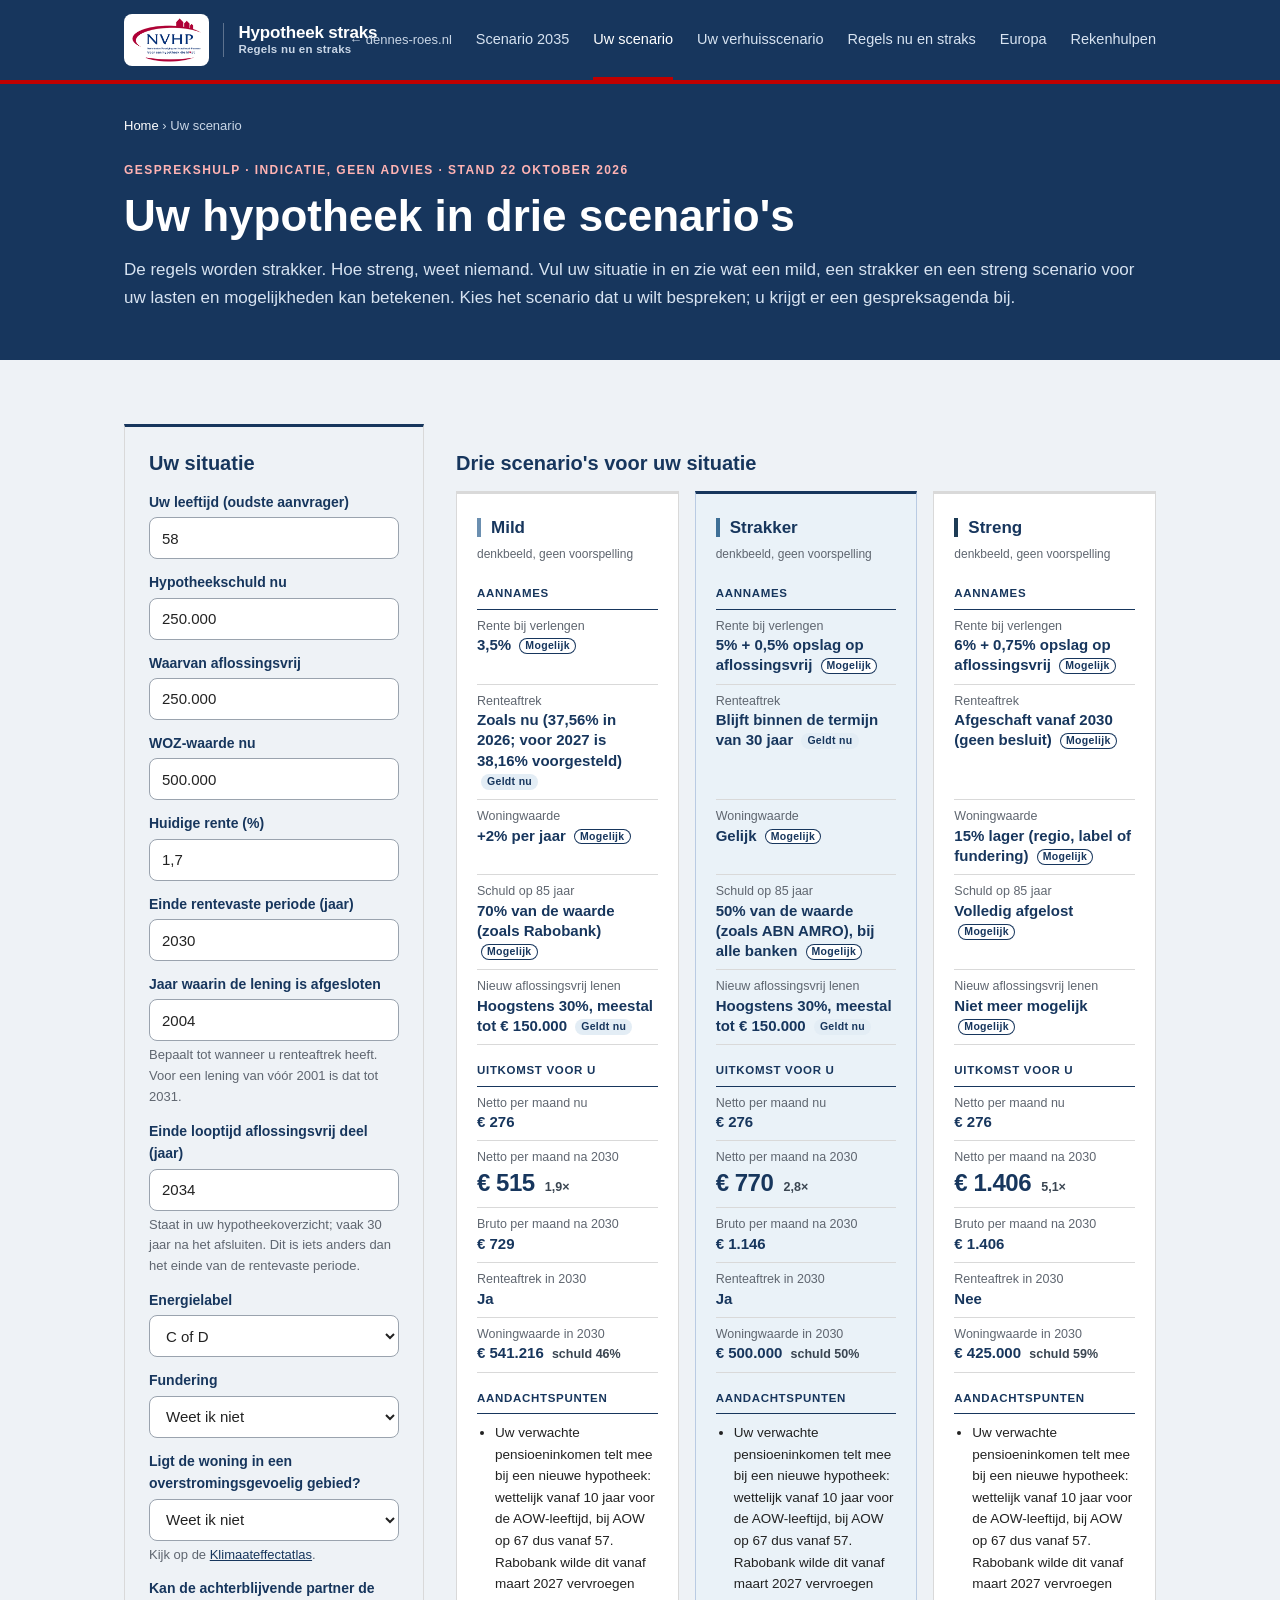
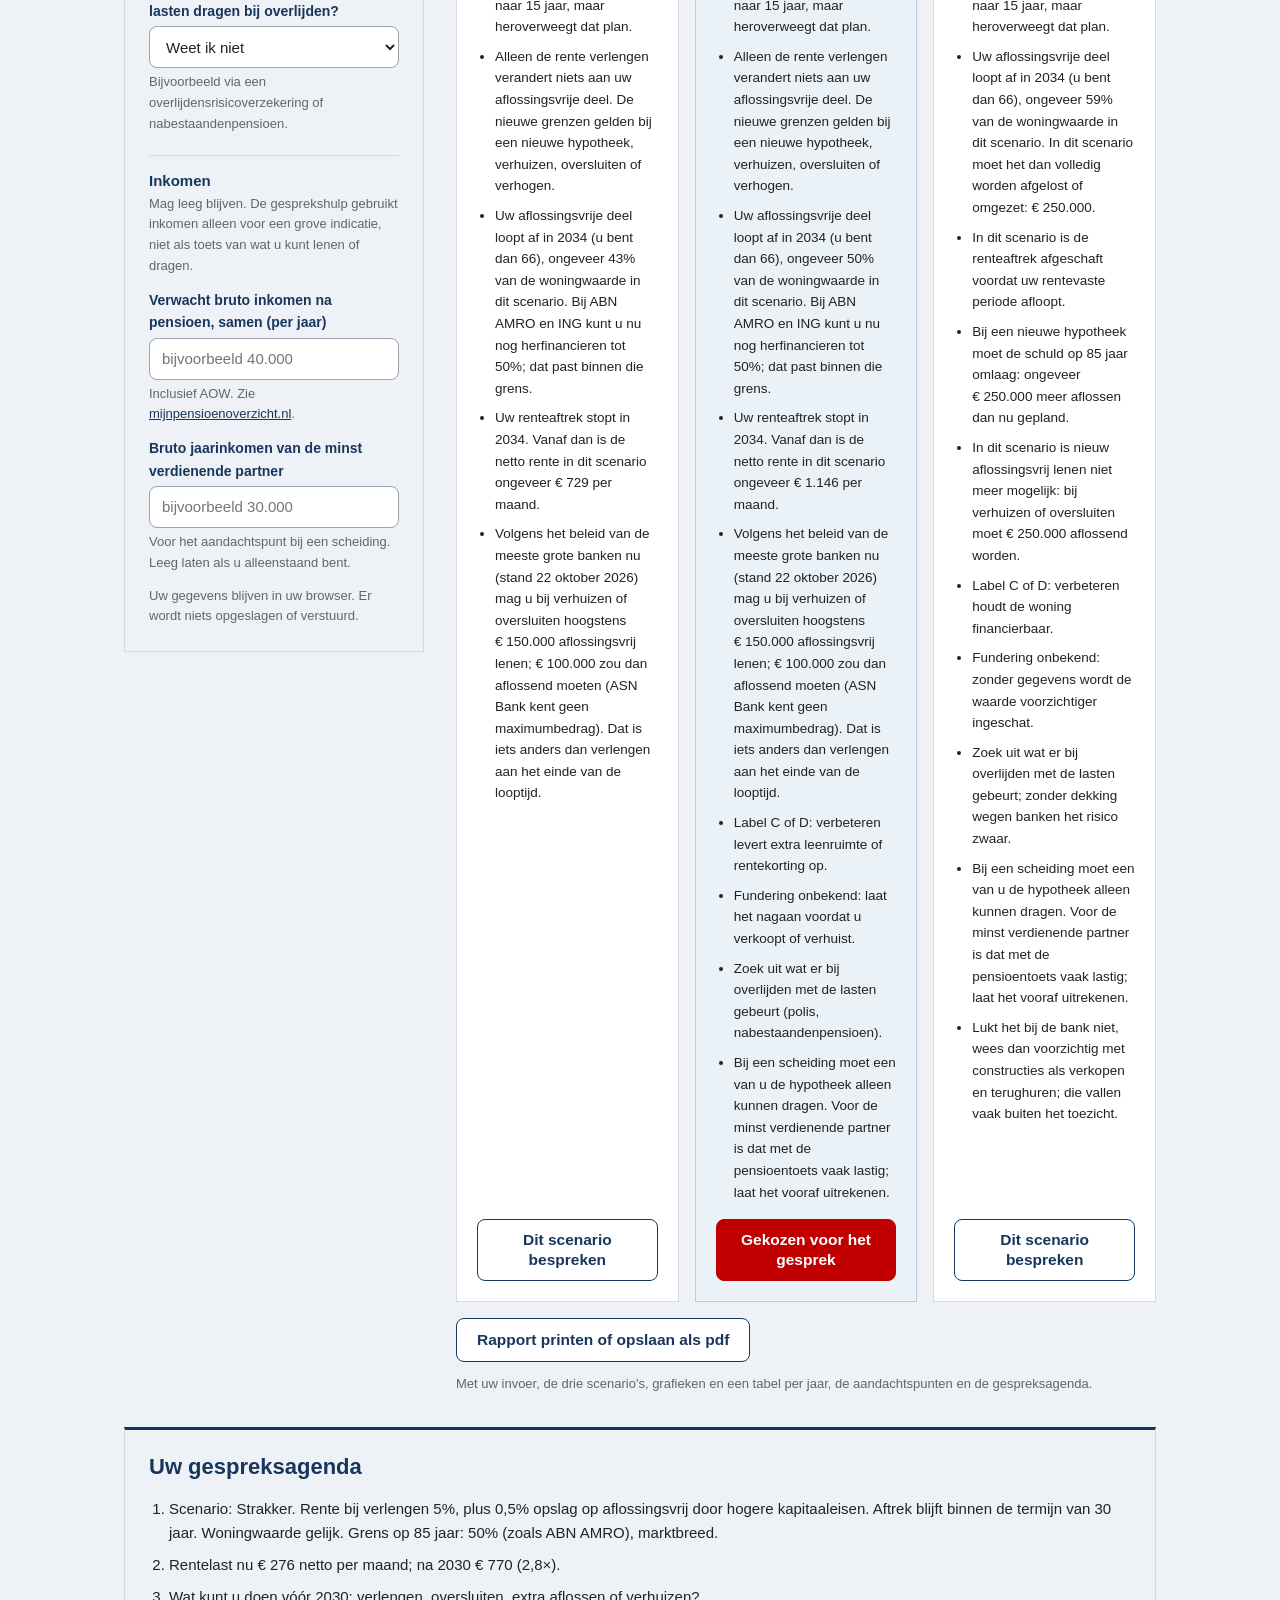
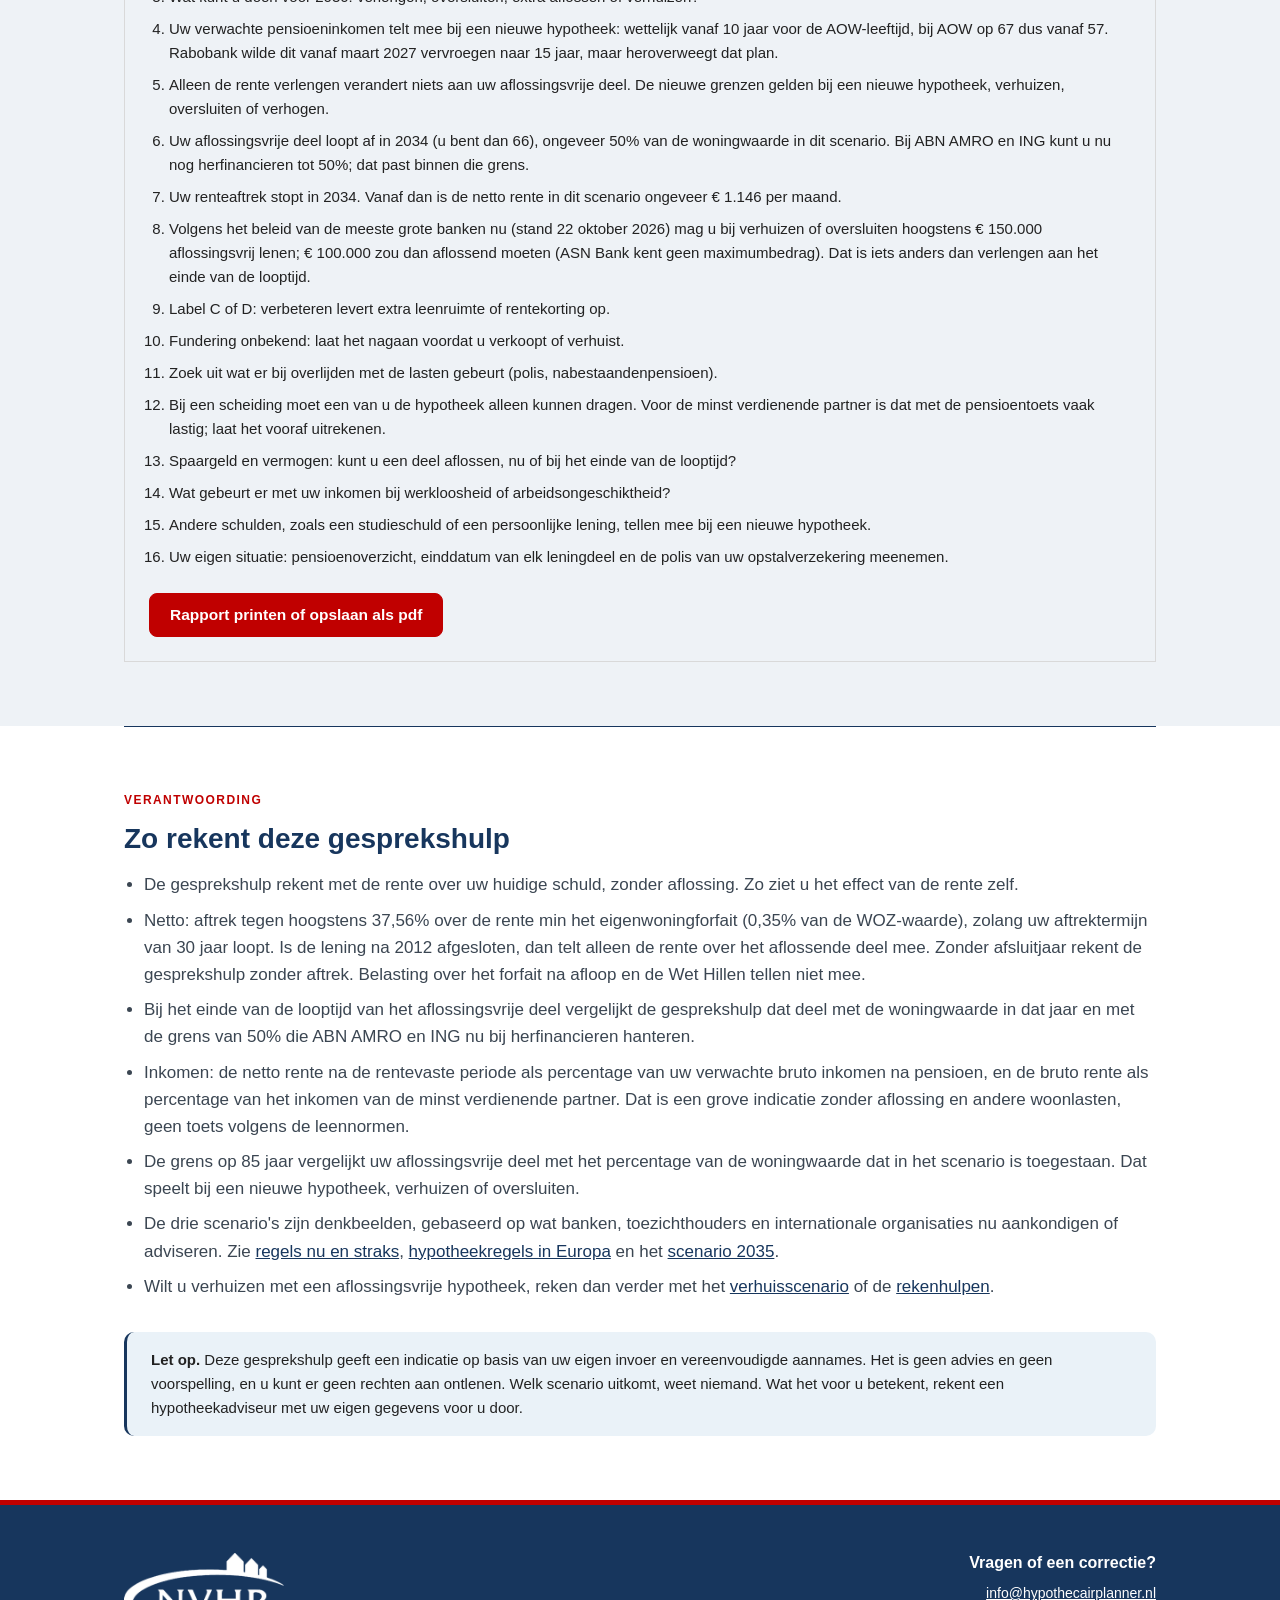
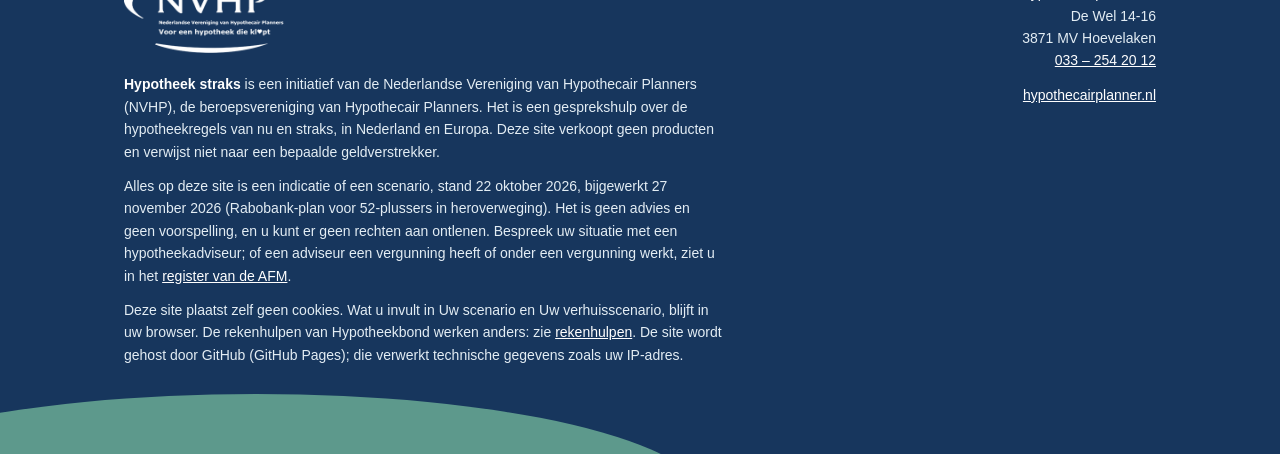
<file: hypotheek-straks/mijn-scenario.html>
<!DOCTYPE html>
<html lang="nl">
<head>
<meta charset="utf-8">
<meta name="viewport" content="width=device-width, initial-scale=1">
<title>Uw hypotheek in drie scenario&#39;s — Hypotheek straks</title>
<meta name="description" content="Vul uw situatie in en zie wat een mild, strakker of streng scenario betekent voor uw lasten, renteaftrek en mogelijkheden. Met gespreksagenda.">
<meta name="robots" content="index, follow, max-image-preview:large, max-snippet:-1, max-video-preview:-1">
<link rel="canonical" href="https://dennes-roes.nl/hypotheek-straks/mijn-scenario.html">
<link rel="icon" type="image/svg+xml" href="favicon.svg">
<link rel="icon" type="image/png" sizes="32x32" href="favicon-32.png">
<link rel="apple-touch-icon" href="apple-touch-icon.png">
<meta name="theme-color" content="#234765">
<meta property="og:type" content="website">
<meta property="og:locale" content="nl_NL">
<meta property="og:site_name" content="Hypotheek straks">
<meta property="og:title" content="Uw hypotheek in drie scenario&#39;s — Hypotheek straks">
<meta property="og:description" content="Vul uw situatie in en zie wat een mild, strakker of streng scenario betekent voor uw lasten, renteaftrek en mogelijkheden. Met gespreksagenda.">
<meta property="og:url" content="https://dennes-roes.nl/hypotheek-straks/mijn-scenario.html">
<meta property="og:image" content="https://dennes-roes.nl/hypotheek-straks/og-hypotheek-straks.jpg">
<meta property="og:image:alt" content="Hypotheek straks: kan ik straks nog doorstromen of mijn hypotheek verlengen? Gesprekshulp, indicatie, geen advies">
<meta name="twitter:card" content="summary_large_image">
<meta name="twitter:title" content="Uw hypotheek in drie scenario&#x27;s — Hypotheek straks">
<meta name="twitter:description" content="Vul uw situatie in en zie wat een mild, strakker of streng scenario betekent voor uw lasten, renteaftrek en mogelijkheden. Met gespreksagenda.">
<meta name="twitter:image" content="https://dennes-roes.nl/hypotheek-straks/og-hypotheek-straks.jpg">
<meta name="language" content="nl-NL">
<style>
/* Hypotheek straks — stijl
   Eén laag: alles lijnt uit op de kolom van .wrap en op een vaste maatschaal (4, 8, 12, 16, 24, 32, 48, 64). */

:root{
  /* NVHP-huisstijl: navy, lichtblauwe vlakken, groen en rood alleen als accent zonder tekst */
  --primary:#234765; --primary-l:#2f5f86; --ink:#1d2329; --accent:#80c7a4; --rood:#b00038;
  --bg:#f4f9fc; --tint:#eef8fd; --surface:#fff; --text:#2b3038; --text-l:#4b525c; --muted:#5f6870;
  --line:#d4e3ec; --rule:#234765; --focus:#2f5f86; --navy:#234765;
  --kolom:1080px; --rand:24px; --maat:none; --kop-h:80px; --kop-totaal:var(--kop-h);
}
*{box-sizing:border-box;margin:0;padding:0}
html{scroll-behavior:smooth;-webkit-text-size-adjust:100%}
/* De kop blijft bovenaan staan; een anker moet daar onderuit komen. */
/* Ankers en toetsenbordfocus komen onder de vaste kop uit, ook op mobiel. */
html{scroll-padding-top:calc(var(--kop-totaal) + 16px)}
:target,section[id],div[id].card,div[id].tool{scroll-margin-top:calc(var(--kop-totaal) + 16px)}
@media (prefers-reduced-motion:reduce){
  html{scroll-behavior:auto}
  *{transition:none!important;animation:none!important}
}
body{font-family:Inter,-apple-system,BlinkMacSystemFont,'Segoe UI',Roboto,'Helvetica Neue',Arial,sans-serif;
  color:var(--text);background:var(--surface);line-height:1.6;font-size:16px;-webkit-font-smoothing:antialiased}
.wrap{max-width:var(--kolom);margin:0 auto;padding:0 var(--rand)}
a{color:var(--primary)}
img{max-width:100%}
b,strong{font-weight:700}

/* zichtbare focus voor toetsenbordgebruik */
a:focus-visible,button:focus-visible,input:focus-visible,select:focus-visible,textarea:focus-visible,
summary:focus-visible,[tabindex]:focus-visible{outline:3px solid var(--focus);outline-offset:2px}

.skip{position:absolute;left:-9999px;top:0;background:#fff;color:var(--primary);padding:12px 16px;z-index:300;font-weight:700}
.skip:focus{left:0}
.visually-hidden{position:absolute;width:1px;height:1px;overflow:hidden;clip:rect(0 0 0 0);white-space:nowrap}

/* ---- typografie ---- */
h1,h2,h3{color:var(--ink);letter-spacing:-.02em;line-height:1.2;text-wrap:balance}
h1{font-size:40px;font-weight:800;letter-spacing:-.03em;line-height:1.1}
h2{font-size:28px;font-weight:800;margin-bottom:16px}
h3{font-size:17px;font-weight:700;margin-bottom:8px}
.eyebrow{font-size:12px;letter-spacing:.1em;text-transform:uppercase;color:var(--primary);font-weight:700;margin-bottom:12px}
.sub{font-size:16px;color:var(--text-l);max-width:var(--maat);margin-bottom:32px}
.prose{max-width:var(--maat)}
.prose p{margin-bottom:16px;color:var(--text-l)}
.prose ul,.prose ol{margin:0 0 16px 20px;color:var(--text-l)}
.prose li{margin-bottom:8px}
.prose h3{margin-top:32px}
.prose > :first-child{margin-top:0}
.prose > :last-child{margin-bottom:0}
.hint{font-size:13px;color:var(--muted);margin-top:4px}

/* ---- knoppen ---- */
.btn{display:inline-flex;align-items:center;justify-content:center;gap:8px;min-height:44px;padding:10px 20px;
  background:var(--primary);color:#fff!important;border:1px solid var(--primary);border-radius:2px;
  font-family:inherit;font-size:14px;font-weight:600;line-height:1.3;text-align:center;text-decoration:none;cursor:pointer}
.btn:hover{background:var(--primary-l);border-color:var(--primary-l)}
.btn.ghost{background:#fff;color:var(--ink)!important;border-color:var(--rule)}
.btn.ghost:hover{background:var(--bg)}
.btn[disabled]{opacity:.55;cursor:default}
.hero-cta{display:flex;flex-wrap:wrap;gap:12px}

/* ---- kop van de site ---- */
.site-kop{position:sticky;top:0;z-index:50;background:rgba(255,255,255,.97);border-bottom:1px solid var(--line)}
.site-kop .wrap{display:flex;align-items:center;justify-content:space-between;gap:24px;min-height:var(--kop-h)}
.logo{display:flex;align-items:center;gap:14px;color:var(--ink);text-decoration:none;white-space:nowrap}
.logo img{display:block;height:56px;width:auto}
.logo-naam{font-weight:800;font-size:17px;letter-spacing:-.01em;color:var(--primary);line-height:1.2;
  padding-left:14px;border-left:1px solid var(--line)}
.logo-naam small{display:block;font-size:11.5px;font-weight:600;letter-spacing:.02em;color:var(--muted)}
.site-nav{display:flex;gap:24px}
.site-nav a{display:flex;align-items:center;min-height:var(--kop-h);color:var(--text);text-decoration:none;
  font-size:14.5px;font-weight:500;white-space:nowrap;box-shadow:inset 0 -2px 0 transparent}
.site-nav a:hover{color:var(--primary)}
.site-nav a[aria-current="page"]{color:var(--primary);box-shadow:inset 0 -2px 0 var(--primary)}
@media (max-width:980px){
  :root{--kop-h:52px;--kop-totaal:108px}
  .site-kop .wrap{flex-direction:column;align-items:stretch;gap:0;padding-top:12px}
  .logo img{height:40px}
  .logo-naam{font-size:15px}
  /* Op een smal scherm één regel die opzij schuift, zodat de kop laag blijft. */
  .site-nav{position:relative;gap:20px;overflow-x:auto;scrollbar-width:none;margin:0 calc(-1 * var(--rand));padding:0 48px 0 var(--rand);
    -webkit-mask-image:linear-gradient(90deg,#000 85%,transparent);mask-image:linear-gradient(90deg,#000 85%,transparent)}
  .site-nav::-webkit-scrollbar{display:none}
  .site-nav a{min-height:44px;font-size:14px}
}

/* ---- paginakop ---- */
header.pagehead{border-bottom:1px solid var(--rule);padding:32px 0 48px}
header.pagehead h1{max-width:24ch;margin-bottom:16px}
header.pagehead p{color:var(--text-l);font-size:17px;max-width:var(--maat)}
header.pagehead .crumbs{font-size:13px;color:var(--muted);margin-bottom:24px}
.crumbs a{color:var(--primary);text-decoration:none}
.crumbs a:hover{text-decoration:underline}

/* ---- secties: wit, gescheiden door een donkere lijn binnen de kolom ---- */
section{padding:64px 0}
main > section + section{padding-top:0}
main > section + section > .wrap::before{content:"";display:block;border-top:1px solid var(--rule);margin-bottom:64px}
/* Vaste afstand tussen de blokken in een sectie, in plaats van losse marges per blok. */
.wrap > :is(.note,.prose,.tabelwrap,.cards,.tool,.hero-cta,.sk-agenda) + :is(.note,.prose,.tabelwrap,.cards,.tool,.hero-cta,p,h3){margin-top:32px}
.wrap > .tool + .tool{margin-top:16px}

/* ---- kaarten: een raster met vaste tussenruimte; een losse laatste kaart laat geen leeg vak achter ---- */
.cards{display:grid;grid-template-columns:repeat(auto-fill,minmax(300px,1fr));gap:16px}
.card{background:#fff;border:1px solid var(--line);border-top:3px solid var(--primary);padding:24px}
.card h3{margin-bottom:8px}
.card p,.card ul{font-size:14.5px;color:var(--text-l)}
.card p + p{margin-top:8px}
.card ul{margin:8px 0 0 18px}
.card li{margin-bottom:4px}
.card :is(p,ul) .zeker{vertical-align:1px}
.card .zeker-rij{margin:0 0 12px}

/* ---- opvallend blok ---- */
.note{background:var(--tint);border-left:3px solid var(--primary);padding:16px 24px;font-size:15px;color:var(--text);
  max-width:none}
.note p + p{margin-top:8px}

/* ---- tabellen ---- */
.tabelwrap{overflow-x:auto;-webkit-overflow-scrolling:touch}
.tbl{width:100%;border-collapse:collapse;font-size:15px;background:#fff;border:1px solid var(--line)}
.tbl caption{text-align:left;font-size:13px;color:var(--muted);padding:0 0 8px}
.tbl th,.tbl td{padding:12px 16px;border-bottom:1px solid var(--line);vertical-align:top;text-align:left}
.tbl thead th{background:var(--bg);color:var(--ink);font-size:13px;font-weight:700;border-bottom-color:var(--rule)}
.tbl tbody th{font-weight:600;color:var(--ink)}
.tbl tr:last-child td,.tbl tr:last-child th{border-bottom:none}
.tbl td.num{white-space:nowrap;font-variant-numeric:tabular-nums}
.tbl td.groep{background:var(--primary);color:#fff;font-weight:700;font-size:12px;letter-spacing:.06em;
  text-transform:uppercase;padding:8px 16px}
.regels tbody th{background:#fff;font-size:15px;min-width:180px}
@media (max-width:620px){
  .tabelwrap .tbl{min-width:480px}
  .tabelwrap .tbl th,.tabelwrap .tbl td{padding:10px 12px;font-size:14.5px}
  /* De regeltabel wordt op een smal scherm een lijst per onderwerp. */
  .tabelwrap .tbl.regels{min-width:0}
  .regels thead{display:none}
  .regels tr{display:block;border-bottom:1px solid var(--line)}
  .regels tbody th,.regels td{display:block;border:0;padding:4px 16px}
  .tabelwrap .regels tbody th{padding-top:16px;font-size:16px}
  .regels td:last-child{padding-bottom:16px}
  .regels td[data-label]::before{content:attr(data-label);display:block;font-size:11.5px;font-weight:700;
    letter-spacing:.05em;text-transform:uppercase;color:var(--muted)}
  .tabelwrap .regels td.groep{padding:8px 16px}
}

/* ---- zekerheidslabels ---- */
.zeker{display:inline-block;font-size:12px;font-weight:700;letter-spacing:.03em;line-height:1.5;padding:2px 8px;
  border-radius:2px;white-space:nowrap}
.zeker.b{background:var(--ink);color:#fff}
.zeker.w{background:#3e6f96;color:#fff}
.zeker.m{background:#fff;color:var(--ink);box-shadow:inset 0 0 0 1px var(--rule)}
.zeker.n{background:#e3edf5;color:var(--ink)}

/* ---- formulieren ---- */
.field{margin-bottom:16px}
label{display:block;font-size:14px;font-weight:600;color:var(--ink);margin-bottom:4px}
input,textarea,select{width:100%;min-height:42px;padding:8px 12px;border:1px solid #9aa3ae;border-radius:2px;
  font-family:inherit;font-size:15px;color:var(--text);background:#fff}
input:focus,textarea:focus,select:focus{border-color:var(--primary)}
input[type=checkbox],input[type=radio]{width:auto;min-height:0;padding:0;accent-color:var(--primary)}

/* ---- rekenhulpen van Hypotheekbond ---- */
.tool{background:#fff;border:1px solid var(--line);border-top:3px solid var(--primary);padding:24px}
.tool h3{margin-bottom:4px}
.tool > p{font-size:15px;color:var(--text-l);margin-bottom:16px;max-width:var(--maat)}
.tool iframe{display:block;width:100%;min-height:820px;border:0}
.tool-laden{background:var(--bg);padding:16px 24px 24px}
.tool-uitleg{font-size:14px;color:var(--text-l);margin-bottom:16px;max-width:var(--maat)}
@media (max-width:700px){
  .tool{padding:20px 16px}
  .tool-laden{padding:16px}
  .tool iframe{min-height:900px}
}

/* ---- scenariokiezer ---- */
.sk-raster{display:grid;grid-template-columns:300px minmax(0,1fr);gap:32px;align-items:start}
.sk-invoer{border:1px solid var(--line);border-top:3px solid var(--primary);padding:24px;background:var(--bg);
  position:sticky;top:calc(var(--kop-h) + 24px)}
.sk-invoer h2,.sk-titel{font-size:20px;margin-bottom:16px}
/* De titel boven de uitkomst staat op dezelfde hoogte als "Uw situatie" in het invoerblok. */
.sk-titel{padding-top:27px}
.sk-invoer .field{margin-bottom:12px}
.sk-invoer h3{font-size:15px;margin:20px 0 4px;padding-top:16px;border-top:1px solid var(--line)}
.sk-invoer h3 + .hint{margin:0 0 12px}
/* Drie kaarten met dezelfde rijen; subgrid houdt elke rij in de drie kaarten op gelijke hoogte. */
.sk-uitkomst{display:grid;grid-template-columns:repeat(3,minmax(0,1fr));column-gap:16px}
.sk-kaart{display:grid;grid-row:span 15;grid-template-rows:subgrid;row-gap:0;border:1px solid var(--line);
  border-top:3px solid var(--line);padding:0 20px 20px;background:#fff;min-width:0}
.sk-kaart.gekozen{background:var(--tint);border-color:#b9cbe3;border-top-color:var(--primary)}
.sk-lijst{display:contents}
.sk-kop{padding:20px 0 4px}
.sk-naam{font-size:17px;font-weight:800;color:var(--ink);padding-left:10px;border-left:4px solid var(--primary)}
.sk-naam.mild{border-left-color:#6b8fb0}.sk-naam.strakker{border-left-color:#3e6f96}.sk-naam.streng{border-left-color:#1d3b55}
.sk-denk{display:block;font-size:12px;color:var(--muted);margin-top:4px}
.zeker.klein{font-size:10.5px;padding:0 6px;margin-left:4px;vertical-align:1px;font-weight:700}
.fout{color:var(--rood);font-size:13.5px;font-weight:600;margin:6px 0 0}
[aria-invalid="true"]{border-color:var(--rood)!important}
.sr-only{position:absolute;width:1px;height:1px;padding:0;margin:-1px;overflow:hidden;clip:rect(0,0,0,0);white-space:nowrap;border:0}
.sk-groep{font-size:11.5px;font-weight:700;letter-spacing:.06em;text-transform:uppercase;color:var(--primary);
  padding:16px 0 6px;border-bottom:1px solid var(--rule);align-self:end}
.sk-rij{padding:8px 0;border-bottom:1px solid var(--line)}
.sk-rij dt{font-size:12.5px;color:var(--muted);line-height:1.4}
.sk-rij dd{font-size:15px;color:var(--ink);font-weight:600;line-height:1.35;font-variant-numeric:tabular-nums}
.sk-rij.groot dd{font-size:24px;font-weight:800;letter-spacing:-.02em}
.sk-rij small{font-size:12.5px;font-weight:600;color:var(--text-l);margin-left:4px;letter-spacing:0}
.sk-signalen{margin:8px 0 16px 18px;font-size:13.5px;color:var(--text)}
.sk-signalen li{margin-bottom:8px}
.sk-kaart .btn{width:100%;align-self:end}
@supports not (grid-template-rows:subgrid){ .sk-kaart{display:flex;flex-direction:column} .sk-groep{align-self:stretch} .sk-kaart .btn{margin-top:auto;align-self:stretch} }
.sk-acties{display:flex;flex-wrap:wrap;gap:12px;align-items:center;margin-top:16px}
.sk-acties .hint{margin:0}
.sk-agenda{margin-top:32px;border:1px solid var(--line);border-top:3px solid var(--primary);padding:24px}
.sk-agenda h2{font-size:22px}
.sk-agenda ol{margin:0 0 0 20px;max-width:var(--maat)}
.sk-agenda li{margin-bottom:8px;font-size:15px}
.sk-agenda .hero-cta{margin-top:24px}
.sk-naar{display:none;margin-top:8px}
@media (max-width:1100px){
  .sk-uitkomst{grid-template-columns:1fr;row-gap:16px}
  .sk-kaart{display:flex;flex-direction:column}
  .sk-groep{align-self:stretch}
  .sk-kaart .btn{width:auto;align-self:flex-start;margin-top:8px}
}
@media (max-width:860px){
  .sk-raster{grid-template-columns:1fr}
  .sk-invoer{position:static}
  .sk-titel{padding-top:0}
  .sk-naar{display:block}
}
@media print{ .sk-invoer,.sk-kaart .btn,.sk-acties{display:none} }

/* ---- voet ---- */
.site-voet{position:relative;overflow:hidden;background:var(--navy);color:#e3edf4;padding:48px 0 88px;font-size:14px}
.site-voet::after{content:"";position:absolute;left:-15%;bottom:-150px;width:70%;height:210px;border-radius:50%;
  background:#6aab95;opacity:.85;pointer-events:none}
.site-voet .wrap{position:relative;z-index:1}
.voet-raster{display:grid;grid-template-columns:minmax(0,1.6fr) minmax(0,1fr);gap:32px 56px}
.voet-logo{display:block;width:160px;height:auto;margin-bottom:20px}
.site-voet a{color:#fff}
.site-voet p{margin-bottom:12px;max-width:var(--maat)}
.site-voet p:last-child{margin-bottom:0}
.site-voet b{color:#fff}
.site-voet h2{font-size:16px;font-weight:700;color:#fff;letter-spacing:0;margin:0 0 10px}
.voet-contact{text-align:right}
@media (max-width:780px){ .voet-raster{grid-template-columns:1fr} .voet-contact{text-align:left} }

/* ---- smalle schermen ---- */
@media (max-width:780px){
  :root{--rand:20px}
  h1{font-size:30px}
  h2{font-size:24px}
  header.pagehead{padding:24px 0 40px}
  header.pagehead p{font-size:16px}
  header.pagehead .crumbs{margin-bottom:16px}
  section{padding:48px 0}
  main > section + section > .wrap::before{margin-bottom:48px}
  .cards{grid-template-columns:1fr}
  .card,.sk-invoer,.sk-agenda{padding:20px}
}

@media print{
  .site-kop,.hero-cta,.skip{display:none}
  body{font-size:11pt}
  a{color:var(--text);text-decoration:none}
  section{padding:24px 0}
  main > section + section > .wrap::before{margin-bottom:24px}
}
</style>
<script type="application/ld+json">{
 "@context": "https://schema.org",
 "@graph": [
  {
   "@type": "WebSite",
   "@id": "https://dennes-roes.nl/hypotheek-straks/#website",
   "url": "https://dennes-roes.nl/hypotheek-straks/",
   "name": "Kan ik straks nog doorstromen of mijn hypotheek verlengen?",
   "inLanguage": "nl",
   "publisher": {
    "@id": "https://dennes-roes.nl/hypotheek-straks/#site"
   },
   "isPartOf": {
    "@type": "WebSite",
    "@id": "https://dennes-roes.nl/#website",
    "name": "ECB-beleid hypotheken gewijzigd",
    "url": "https://dennes-roes.nl/"
   }
  },
  {
   "@type": "Organization",
   "@id": "https://dennes-roes.nl/hypotheek-straks/#site",
   "name": "Nederlandse Vereniging van Hypothecair Planners (NVHP)",
   "alternateName": "NVHP",
   "url": "https://www.hypothecairplanner.nl/",
   "email": "info@hypothecairplanner.nl",
   "telephone": "+31332542012",
   "address": {
    "@type": "PostalAddress",
    "streetAddress": "De Wel 14-16",
    "postalCode": "3871 MV",
    "addressLocality": "Hoevelaken",
    "addressCountry": "NL"
   }
  },
  {
   "@type": "WebPage",
   "@id": "https://dennes-roes.nl/hypotheek-straks/mijn-scenario.html#pagina",
   "url": "https://dennes-roes.nl/hypotheek-straks/mijn-scenario.html",
   "name": "Uw hypotheek in drie scenario's — Hypotheek straks",
   "description": "Vul uw situatie in en zie wat een mild, strakker of streng scenario betekent voor uw lasten, renteaftrek en mogelijkheden. Met gespreksagenda.",
   "inLanguage": "nl",
   "datePublished": "2026-10-19",
   "dateModified": "2026-11-27",
   "isPartOf": {
    "@id": "https://dennes-roes.nl/hypotheek-straks/#website"
   },
   "publisher": {
    "@id": "https://dennes-roes.nl/hypotheek-straks/#site"
   },
   "breadcrumb": {
    "@type": "BreadcrumbList",
    "itemListElement": [
     {
      "@type": "ListItem",
      "position": 1,
      "name": "ECB-beleid hypotheken gewijzigd",
      "item": "https://dennes-roes.nl/"
     },
     {
      "@type": "ListItem",
      "position": 2,
      "name": "Hypotheek straks",
      "item": "https://dennes-roes.nl/hypotheek-straks/"
     },
     {
      "@type": "ListItem",
      "position": 3,
      "name": "Uw scenario",
      "item": "https://dennes-roes.nl/hypotheek-straks/mijn-scenario.html"
     }
    ]
   },
   "image": "https://dennes-roes.nl/hypotheek-straks/og-hypotheek-straks.jpg",
   "primaryImageOfPage": "https://dennes-roes.nl/hypotheek-straks/og-hypotheek-straks.jpg",
   "about": [
    {
     "@type": "Thing",
     "name": "Hypotheekregels nu en straks: doorstromen, verlengen en aflossingsvrij"
    },
    {
     "@type": "Thing",
     "name": "ECB-beleid hypotheken",
     "sameAs": "https://nl.wikipedia.org/wiki/Europese_Centrale_Bank"
    }
   ],
   "audience": {
    "@type": "PeopleAudience",
    "audienceType": "Huiseigenaren met een hypotheek, vooral 50-plussers"
   }
  },
  {
   "@type": "WebApplication",
   "@id": "https://dennes-roes.nl/hypotheek-straks/mijn-scenario.html#app",
   "name": "Uw hypotheek in drie scenario's",
   "applicationCategory": "FinanceApplication",
   "operatingSystem": "Alle browsers",
   "isAccessibleForFree": true,
   "inLanguage": "nl",
   "description": "Gesprekshulp die de gevolgen van drie toekomstscenario's voor hypotheekregels doorrekent op de eigen situatie. Indicatie, geen advies.",
   "offers": {
    "@type": "Offer",
    "price": "0",
    "priceCurrency": "EUR"
   },
   "image": "https://dennes-roes.nl/hypotheek-straks/og-hypotheek-straks.jpg"
  }
 ]
}</script>
<link rel="stylesheet" href="dennes-design.css">
<meta name="color-scheme" content="only light">
</head>
<body>
<a class="skip" href="#main">Naar de hoofdinhoud</a>
<header class="site-kop">
  <div class="wrap">
    <a href="index.html" class="logo"><img src="nvhp-logo.png" alt="NVHP" width="88" height="56"><span class="logo-naam">Hypotheek straks<small>Regels nu en straks</small></span></a>
    <a class="dr-back" href="../index.html">← dennes-roes.nl</a>
    <nav class="site-nav" aria-label="Hoofdmenu"><a href="index.html">Scenario 2035</a><a href="mijn-scenario.html" aria-current="page">Uw scenario</a><a href="verhuisscenario.html">Uw verhuisscenario</a><a href="regels.html">Regels nu en straks</a><a href="europa.html">Europa</a><a href="rekenhulpen.html">Rekenhulpen</a></nav><script>/* Op een smal scherm schuift het menu naar de actieve pagina. */(function(){var a=document.querySelector(".site-nav [aria-current]");if(a){var n=a.parentNode;if(n.scrollWidth>n.clientWidth)n.scrollLeft=a.offsetLeft-24;}})();</script>
  </div>
</header>

<main id="main">

<header class="pagehead">
  <div class="wrap">
    <p class="crumbs"><a href="index.html">Home</a> &rsaquo; Uw scenario</p>
        <div class="eyebrow">Gesprekshulp &middot; indicatie, geen advies &middot; stand 22 oktober 2026</div>
    <h1>Uw hypotheek in drie scenario&#39;s</h1>
    <p>De regels worden strakker. Hoe streng, weet niemand. Vul uw situatie in en zie wat een mild, een strakker en
       een streng scenario voor uw lasten en mogelijkheden kan betekenen. Kies het scenario dat u wilt bespreken; u
       krijgt er een gespreksagenda bij.</p>
  </div>
</header>

<section id="kiezer">
  <div class="wrap">
    <div class="sk-raster">
      <form id="sk-form" class="sk-invoer" novalidate>
        <h2>Uw situatie</h2>
        <div class="field"><label for="sk-leeftijd">Uw leeftijd (oudste aanvrager)</label>
          <input id="sk-leeftijd" type="number" inputmode="numeric" min="18" max="99" value="58"></div>
        <div class="field"><label for="sk-schuld">Hypotheekschuld nu</label>
          <input id="sk-schuld" type="text" inputmode="numeric" data-euro value="250.000"></div>
        <div class="field"><label for="sk-av">Waarvan aflossingsvrij</label>
          <input id="sk-av" type="text" inputmode="numeric" data-euro value="250.000"></div>
        <div class="field"><label for="sk-woz">WOZ-waarde nu</label>
          <input id="sk-woz" type="text" inputmode="numeric" data-euro value="500.000"></div>
        <div class="field"><label for="sk-rente">Huidige rente (%)</label>
          <input id="sk-rente" type="text" inputmode="decimal" value="1,7"></div>
        <div class="field"><label for="sk-einde">Einde rentevaste periode (jaar)</label>
          <input id="sk-einde" type="number" inputmode="numeric" min="2026" max="2060" value="2030"></div>
        <div class="field"><label for="sk-start">Jaar waarin de lening is afgesloten</label>
          <input id="sk-start" type="number" inputmode="numeric" min="1970" max="2026" value="2004">
          <p class="hint">Bepaalt tot wanneer u renteaftrek heeft. Voor een lening van v&oacute;&oacute;r 2001 is dat tot 2031.</p></div>
        <div class="field"><label for="sk-looptijd">Einde looptijd aflossingsvrij deel (jaar)</label>
          <input id="sk-looptijd" type="number" inputmode="numeric" min="2026" max="2080" value="2034">
          <p class="hint">Staat in uw hypotheekoverzicht; vaak 30 jaar na het afsluiten. Dit is iets anders dan het einde van de rentevaste periode.</p></div>
        <div class="field"><label for="sk-label">Energielabel</label>
          <select id="sk-label"><option value="ab">A of beter, of B</option><option value="cd" selected>C of D</option><option value="efg">E, F of G</option></select></div>
        <div class="field"><label for="sk-fundering">Fundering</label>
          <select id="sk-fundering"><option value="goed">Geen bekend risico</option><option value="onbekend" selected>Weet ik niet</option><option value="risico">Bekend risico of klasse D/E</option></select></div>
        <div class="field"><label for="sk-water">Ligt de woning in een overstromingsgevoelig gebied?</label>
          <select id="sk-water"><option value="nee">Nee</option><option value="weet" selected>Weet ik niet</option><option value="ja">Ja</option></select>
          <p class="hint">Kijk op de <a href="https://www.klimaateffectatlas.nl" target="_blank" rel="noopener">Klimaateffectatlas</a>.</p></div>
        <div class="field"><label for="sk-overlijden">Kan de achterblijvende partner de lasten dragen bij overlijden?</label>
          <select id="sk-overlijden"><option value="ja">Ja, of de schuld wordt dan afgelost</option><option value="weet" selected>Weet ik niet</option><option value="nee">Nee</option><option value="alleen">Ik ben alleenstaand</option></select>
          <p class="hint">Bijvoorbeeld via een overlijdensrisicoverzekering of nabestaandenpensioen.</p></div>
        <h3>Inkomen</h3>
        <p class="hint">Mag leeg blijven. De gesprekshulp gebruikt inkomen alleen voor een grove indicatie, niet als
          toets van wat u kunt lenen of dragen.</p>
        <div class="field"><label for="sk-pensioen">Verwacht bruto inkomen na pensioen, samen (per jaar)</label>
          <input id="sk-pensioen" type="text" inputmode="numeric" data-euro value="" placeholder="bijvoorbeeld 40.000">
          <p class="hint">Inclusief AOW. Zie <a href="https://www.mijnpensioenoverzicht.nl" target="_blank" rel="noopener">mijnpensioenoverzicht.nl</a>.</p></div>
        <div class="field"><label for="sk-partner">Bruto jaarinkomen van de minst verdienende partner</label>
          <input id="sk-partner" type="text" inputmode="numeric" data-euro value="" placeholder="bijvoorbeeld 30.000">
          <p class="hint">Voor het aandachtspunt bij een scheiding. Leeg laten als u alleenstaand bent.</p></div>
        <p class="hint">Uw gegevens blijven in uw browser. Er wordt niets opgeslagen of verstuurd.</p>
        <p class="sk-naar"><a href="#sk-uitkomst-titel" class="btn">Bekijk de drie scenario&#39;s</a></p>
      </form>

      <div>
        <h2 class="sk-titel" id="sk-uitkomst-titel">Drie scenario&#39;s voor uw situatie</h2>
        <p id="sk-status" class="sr-only" role="status" aria-live="polite"></p>
        <div id="sk-uitkomst" class="sk-uitkomst"></div>
        <div class="sk-acties">
          <button type="button" class="btn ghost" data-print>Rapport printen of opslaan als pdf</button>
          <p class="hint">Met uw invoer, de drie scenario&#39;s, grafieken en een tabel per jaar, de aandachtspunten en de gespreksagenda.</p>
          <p id="sk-print-melding" class="fout" role="alert" hidden>Uw browser blokkeert het printvenster. Sta pop-ups toe voor deze pagina en probeer het opnieuw.</p>
        </div>
      </div>
    </div>

    <div class="sk-agenda" id="agenda">
      <h2>Uw gespreksagenda</h2>
      <ol id="sk-agenda"></ol>
      <div class="hero-cta">
        <button type="button" class="btn" data-print>Rapport printen of opslaan als pdf</button>
      </div>
    </div>
  </div>
</section>

<section class="alt" id="zo-rekenen-we">
  <div class="wrap">
    <div class="eyebrow">Verantwoording</div>
    <h2>Zo rekent deze gesprekshulp</h2>
    <div class="prose">
      <ul>
        <li>De gesprekshulp rekent met de rente over uw huidige schuld, zonder aflossing. Zo ziet u het effect van de rente zelf.</li>
        <li>Netto: aftrek tegen hoogstens 37,56% over de rente min het eigenwoningforfait (0,35% van de WOZ-waarde),
          zolang uw aftrektermijn van 30 jaar loopt. Is de lening na 2012 afgesloten, dan telt alleen de rente over het
          aflossende deel mee. Zonder afsluitjaar rekent de gesprekshulp zonder aftrek. Belasting over het forfait na afloop
          en de Wet Hillen tellen niet mee.</li>
        <li>Bij het einde van de looptijd van het aflossingsvrije deel vergelijkt de gesprekshulp dat deel met de
          woningwaarde in dat jaar en met de grens van 50% die ABN AMRO en ING nu bij herfinancieren hanteren.</li>
        <li>Inkomen: de netto rente na de rentevaste periode als percentage van uw verwachte bruto inkomen na pensioen, en
          de bruto rente als percentage van het inkomen van de minst verdienende partner. Dat is een grove indicatie
          zonder aflossing en andere woonlasten, geen toets volgens de leennormen.</li>
        <li>De grens op 85 jaar vergelijkt uw aflossingsvrije deel met het percentage van de woningwaarde dat in het
          scenario is toegestaan. Dat speelt bij een nieuwe hypotheek, verhuizen of oversluiten.</li>
        <li>De drie scenario&#39;s zijn denkbeelden, gebaseerd op wat banken, toezichthouders en internationale
          organisaties nu aankondigen of adviseren. Zie <a href="regels.html">regels nu en straks</a>,
          <a href="europa.html">hypotheekregels in Europa</a> en het <a href="index.html">scenario 2035</a>.</li>
        <li>Wilt u verhuizen met een aflossingsvrije hypotheek, reken dan verder met het
          <a href="verhuisscenario.html">verhuisscenario</a> of de <a href="rekenhulpen.html">rekenhulpen</a>.</li>
      </ul>
    </div>
    <div class="note">
      <b>Let op.</b> Deze gesprekshulp geeft een indicatie op basis van uw eigen invoer en vereenvoudigde aannames. Het is
      geen advies en geen voorspelling, en u kunt er geen rechten aan ontlenen. Welk scenario uitkomt, weet niemand.
      Wat het voor u betekent, rekent een hypotheekadviseur met uw eigen gegevens voor u door.
    </div>
  </div>
</section>

</main>

<footer class="site-voet">
  <div class="wrap voet-raster">
    <div>
      <img class="voet-logo" src="nvhp-logo-wit.png" alt="NVHP, Nederlandse Vereniging van Hypothecair Planners: voor een hypotheek die klopt" width="160" height="100">
      <p><b>Hypotheek straks</b> is een initiatief van de Nederlandse Vereniging van Hypothecair Planners (NVHP), de
         beroepsvereniging van Hypothecair Planners. Het is een gesprekshulp over de hypotheekregels van nu en straks, in
         Nederland en Europa. Deze site verkoopt geen producten en verwijst niet naar een bepaalde geldverstrekker.</p>
      <p>Alles op deze site is een indicatie of een scenario, stand 22 oktober 2026, bijgewerkt <time datetime="2026-11-27">27 november 2026</time> (Rabobank-plan voor 52-plussers in heroverweging). Het is geen advies en geen voorspelling,
         en u kunt er geen rechten aan ontlenen. Bespreek uw situatie met een hypotheekadviseur; of een adviseur een
         vergunning heeft of onder een vergunning werkt, ziet u in het <a href="https://www.afm.nl/nl-nl/sector/registers" target="_blank" rel="noopener">register van de AFM</a>.</p>
      <p>Deze site plaatst zelf geen cookies. Wat u invult in Uw scenario en Uw verhuisscenario, blijft in uw browser.
         De rekenhulpen van Hypotheekbond werken anders: zie <a href="rekenhulpen.html">rekenhulpen</a>. De site wordt
         gehost door GitHub (GitHub Pages); die verwerkt technische gegevens zoals uw IP-adres.</p>
    </div>
    <div class="voet-contact">
      <h2>Vragen of een correctie?</h2>
      <p><a href="mailto:info@hypothecairplanner.nl">info@hypothecairplanner.nl</a><br>De Wel 14-16<br>3871 MV Hoevelaken<br>
         <a href="tel:+31332542012">033&nbsp;&ndash;&nbsp;254&nbsp;20&nbsp;12</a></p>
      <p><a href="https://www.hypothecairplanner.nl/" target="_blank" rel="noopener">hypothecairplanner.nl</a></p>
    </div>
  </div>
</footer>

<script>
/* Scenariokiezer: uw situatie in drie scenario's.
   Alles rekent in het geheugen; er wordt niets opgeslagen of verstuurd. */
(function () {
  var form = document.getElementById("sk-form");
  if (!form) return;

  var NU = 2026, FORFAIT = 0.0035, TARIEF = 0.3756;
  var SCENARIO = {
    mild: { naam: "Mild", rente: 3.5, opslagAv: 0, aftrekTot: 9999, groei: 0.02, eenmalig: 0, grens85: 0.70, avMax: 0.30,
      uitleg: "Rente bij verlengen 3,5%. Renteaftrek blijft zoals nu. Woningwaarde +2% per jaar. Grens op 85 jaar: 70% van de waarde (zoals Rabobank vanaf 2027).",
      tekst: { aftrek: "Zoals nu (37,56% in 2026; voor 2027 is 38,16% voorgesteld)", waarde: "+2% per jaar", grens: "70% van de waarde (zoals Rabobank)", av: "Hoogstens 30%, meestal tot €\u00a0150.000" },
      zeker: { rente: "m", aftrek: "n", waarde: "m", grens: "m", av: "n" } },
    strakker: { naam: "Strakker", rente: 5, opslagAv: 0.5, aftrekTot: 9999, groei: 0, eenmalig: 0, grens85: 0.50, avMax: 0.30,
      uitleg: "Rente bij verlengen 5%, plus 0,5% opslag op aflossingsvrij door hogere kapitaaleisen. Aftrek blijft binnen de termijn van 30 jaar. Woningwaarde gelijk. Grens op 85 jaar: 50% (zoals ABN AMRO), marktbreed.",
      tekst: { aftrek: "Blijft binnen de termijn van 30 jaar", waarde: "Gelijk", grens: "50% van de waarde (zoals ABN AMRO), bij alle banken", av: "Hoogstens 30%, meestal tot €\u00a0150.000" },
      zeker: { rente: "m", aftrek: "n", waarde: "m", grens: "m", av: "n" } },
    streng: { naam: "Streng", rente: 6, opslagAv: 0.75, aftrekTot: 2030, groei: 0, eenmalig: -0.15, grens85: 0, avMax: 0,
      uitleg: "Rente bij verlengen 6%, plus 0,75% opslag op aflossingsvrij. Renteaftrek afgeschaft vanaf 2030. Woningwaarde 15% lager (regio, label of fundering). Op 85 jaar volledig afgelost; geen nieuw aflossingsvrij.",
      tekst: { aftrek: "Afgeschaft vanaf 2030 (geen besluit)", waarde: "15% lager (regio, label of fundering)", grens: "Volledig afgelost", av: "Niet meer mogelijk" },
      zeker: { rente: "m", aftrek: "m", waarde: "m", grens: "m", av: "m" } }
  };
  var gekozen = "strakker";

  function getal(id) {
    var ruw = (document.getElementById(id).value || "").trim();
    // In het rentevak is een punt een decimaalteken (1.7 = 1,7%); elders een duizendtalpunt.
    var v = id === "sk-rente" ? ruw.replace(",", ".") : ruw.split(",")[0].replace(/\./g, "");
    v = v.replace(/[^\d.\-]/g, "");
    var n = parseFloat(v); return isNaN(n) ? 0 : n;
  }
  function leeg(id) { return !(document.getElementById(id).value || "").trim(); }
  function keuze(id) { return document.getElementById(id).value; }
  function eur(n) { return "€ " + Math.round(n).toLocaleString("nl-NL"); }
  function pct(n, d) { return n.toLocaleString("nl-NL", { minimumFractionDigits: d || 0, maximumFractionDigits: d || 0 }) + "%"; }
  function factor(a, b) { return b > 0 ? (a / b).toLocaleString("nl-NL", { minimumFractionDigits: 1, maximumFractionDigits: 1 }) + "×" : "–"; }

  // euro-velden met duizendtalscheiding
  Array.prototype.forEach.call(form.querySelectorAll("input[data-euro]"), function (el) {
    el.addEventListener("input", function () {
      var cijfers = el.value.split(",")[0].replace(/\D/g, "");
      el.value = cijfers ? parseInt(cijfers, 10).toLocaleString("nl-NL") : "";
    });
  });

  function lees() {
    var s = {
      leeftijd: getal("sk-leeftijd"), schuld: getal("sk-schuld"), av: getal("sk-av"), woz: getal("sk-woz"),
      rente: getal("sk-rente"), einde: getal("sk-einde"), start: getal("sk-start"), looptijd: getal("sk-looptijd"),
      pensioen: getal("sk-pensioen"), partnerInk: getal("sk-partner"),
      label: keuze("sk-label"), fundering: keuze("sk-fundering"), water: keuze("sk-water"), overlijden: keuze("sk-overlijden")
    };
    s.avOrig = s.av; s.eindeOrig = s.einde; s.startBekend = !leeg("sk-start") && s.start >= 1950;
    if (s.av > s.schuld) s.av = s.schuld;
    if (s.einde < NU) s.einde = NU;
    // Geen afsluitjaar: zonder renteaftrek rekenen in plaats van een aftrektermijn te verzinnen.
    s.aftrekEinde = !s.startBekend ? NU : s.start < 2001 ? 2031 : s.start + 30;
    // Sinds 2013 is rente op een nieuw aflossingsvrij deel niet aftrekbaar (behalve overgangsrecht).
    s.avAftrekbaar = s.startBekend && s.start < 2013;
    s.heeftAftrek = s.startBekend && (s.schuld - s.av > 0 || s.avAftrekbaar);
    return s;
  }

  // Invoercontrole: zichtbare melding bij het veld, en aria-invalid voor hulpsoftware.
  var CONTROLES = [
    ["sk-leeftijd", function (s) { return s.leeftijd < 18 || s.leeftijd > 99 ? "Vul een leeftijd tussen 18 en 99 in." : ""; }],
    ["sk-schuld", function (s) { return s.schuld <= 0 ? "Vul uw hypotheekschuld in." : ""; }],
    ["sk-av", function (s) { return s.avOrig > s.schuld ? "Het aflossingsvrije deel is hoger dan de schuld; er wordt gerekend met de hele schuld." : ""; }],
    ["sk-woz", function (s) { return s.woz <= 0 ? "Vul de WOZ-waarde in." : s.schuld > 3 * s.woz ? "De schuld is meer dan drie keer de WOZ-waarde. Klopt dit bedrag?" : ""; }],
    ["sk-rente", function (s) { return s.rente <= 0 || s.rente > 15 ? "Vul de rente in als percentage, bijvoorbeeld 1,7." : ""; }],
    ["sk-einde", function (s) { return s.eindeOrig < NU ? "Dit jaar is al voorbij; er wordt gerekend vanaf " + NU + "." : ""; }],
    ["sk-start", function (s) { return !s.startBekend ? "Vul het jaar in; zonder dit jaar rekent de gesprekshulp zonder renteaftrek." : s.start > NU ? "Dit jaar ligt in de toekomst." : ""; }],
    ["sk-looptijd", function (s) { return s.av > 0 && s.looptijd && s.looptijd < NU ? "Dit jaar is al voorbij." : ""; }]
  ];
  function controleer(s) {
    CONTROLES.forEach(function (c) {
      var veld = document.getElementById(c[0]), tekst = c[1](s), id = c[0] + "-fout", el = document.getElementById(id);
      if (!el) { el = document.createElement("p"); el.id = id; el.className = "fout"; veld.parentNode.appendChild(el); }
      el.textContent = tekst; el.hidden = !tekst;
      if (tekst) veld.setAttribute("aria-invalid", "true"); else veld.removeAttribute("aria-invalid");
      var besch = (veld.getAttribute("aria-describedby") || "").split(" ").filter(function (x) { return x && x !== id; });
      if (tekst) besch.push(id);
      if (besch.length) veld.setAttribute("aria-describedby", besch.join(" ")); else veld.removeAttribute("aria-describedby");
    });
  }

  // aftrekbaar: het deel van de jaarrente dat in box 1 aftrekbaar is
  function netto(brutoJaar, woz, aftrek, aftrekbaar) {
    if (!aftrek) return brutoJaar;
    var basis = aftrekbaar === undefined ? brutoJaar : aftrekbaar;
    return brutoJaar - Math.max(0, basis - woz * FORFAIT) * TARIEF;
  }
  function renteJaar(s, sc, na) {
    var rAfl = na ? sc.rente : s.rente, rAv = na ? sc.rente + sc.opslagAv : s.rente;
    var afl = (s.schuld - s.av) * rAfl / 100, av = s.av * rAv / 100;
    return { bruto: afl + av, aftrekbaar: afl + (s.avAftrekbaar ? av : 0) };
  }

  function reken(s, sc) {
    var n = s.einde - NU;
    var woz = s.woz * Math.pow(1 + sc.groei, n) * (1 + sc.eenmalig);
    var nu = renteJaar(s, sc, false), na = renteJaar(s, sc, true);
    var nuBruto = nu.bruto;
    var nuNetto = netto(nuBruto, s.woz, NU < s.aftrekEinde, nu.aftrekbaar);
    var naBruto = na.bruto;
    var aftrekNa = s.einde < s.aftrekEinde && s.einde < sc.aftrekTot;
    var naNetto = netto(naBruto, woz, aftrekNa, na.aftrekbaar);
    var leeftijdNa = s.leeftijd + n;
    var toegestaan85 = sc.grens85 * woz;
    var avNieuwMax = Math.min(sc.avMax * woz, sc.avMax ? 150000 : 0);
    return {
      woz: woz, ltv: woz ? s.schuld / woz * 100 : 0,
      nuBruto: nuBruto / 12, nuNetto: nuNetto / 12, naBruto: naBruto / 12, naNetto: naNetto / 12,
      aftrekNa: aftrekNa, leeftijdNa: leeftijdNa,
      tekort85: Math.max(0, s.av - toegestaan85), toegestaan85: toegestaan85,
      omzetten: Math.max(0, s.av - avNieuwMax), avNieuwMax: avNieuwMax
    };
  }

  function wozIn(s, sc, jaar) {
    return s.woz * Math.pow(1 + sc.groei, jaar - NU) * (jaar >= s.einde ? 1 + sc.eenmalig : 1);
  }
  function signalen(s, sc, r, sleutel) {
    var l = [];
    if (s.leeftijd >= 52 || r.leeftijdNa >= 52)
      l.push("Uw verwachte pensioeninkomen telt mee bij een nieuwe hypotheek: wettelijk vanaf 10 jaar voor de AOW-leeftijd, bij AOW op 67 dus vanaf 57. Rabobank wilde dit vanaf maart 2027 vervroegen naar 15 jaar, maar heroverweegt dat plan.");
    if (s.av > 0 && sleutel !== "streng")
      l.push("Alleen de rente verlengen verandert niets aan uw aflossingsvrije deel. De nieuwe grenzen gelden bij een nieuwe hypotheek, verhuizen, oversluiten of verhogen.");
    // einde looptijd van het aflossingsvrije deel
    if (s.av > 0 && s.looptijd >= NU) {
      var lt = s.looptijd, wl = wozIn(s, sc, lt), deel = wl ? s.av / wl * 100 : 0, boven = Math.max(0, s.av - 0.5 * wl);
      var kop = "Uw aflossingsvrije deel loopt af in " + lt + " (u bent dan " + (s.leeftijd + lt - NU) + "), ongeveer " + pct(deel) + " van de woningwaarde in dit scenario.";
      if (sleutel === "streng")
        l.push(kop + " In dit scenario moet het dan volledig worden afgelost of omgezet: " + eur(s.av) + ".");
      else
        l.push(kop + " Bij ABN AMRO en ING kunt u nu nog herfinancieren tot 50%" + (lt < 2030 ? ", bij ASN Bank tot 1 januari 2030 ook" : "") +
          (boven > 0 ? "; ongeveer " + eur(boven) + " daarboven moet dan aflossend worden." : "; dat past binnen die grens."));
    }
    // einde renteaftrek: de last stijgt dan
    var jr = verloop(s, sc);
    if (s.heeftAftrek && s.aftrekEinde > s.einde && s.aftrekEinde < sc.aftrekTot) {
      var na = jr.filter(function (j) { return j.jaar === s.aftrekEinde; })[0];
      if (na) l.push("Uw renteaftrek stopt in " + s.aftrekEinde + ". Vanaf dan is de netto rente in dit scenario ongeveer " + eur(na.netto) + " per maand.");
    }
    if (!s.startBekend) l.push("Het jaar waarin u de lening afsloot, ontbreekt; daarom is zonder renteaftrek gerekend.");
    else if (!s.avAftrekbaar && s.av > 0) l.push("Uw lening is na 2012 afgesloten: over het aflossingsvrije deel is geen renteaftrek gerekend (behalve bij overgangsrecht).");
    if (s.schuld > s.woz && s.woz > 0) l.push("Uw schuld is hoger dan de woningwaarde. Bij een nieuwe hypotheek staat de wet in principe hoogstens 100% van de waarde toe.");
    // inkomen na pensioen (grove indicatie, geen toets): de last in het jaar dat de AOW ingaat
    if (s.pensioen > 0) {
      var aowJaar = Math.max(NU, NU + (67 - s.leeftijd));
      var jp = jr.filter(function (j) { return j.jaar === aowJaar; })[0] || jr[jr.length - 1];
      var q = jp.netto * 12 / s.pensioen * 100;
      l.push("In " + jp.jaar + ", als de AOW ingaat (gerekend met 67 jaar), is alleen de netto rente in dit scenario al ongeveer " + pct(q) +
        " van uw verwachte bruto inkomen. Er is gerekend met het hoogste aftrektarief; na de AOW-leeftijd is uw tarief vaak lager en de last dus iets hoger" +
        (q >= 30 ? ". Dat is een groot deel; laat een hypotheekadviseur toetsen of dat met aflossing en andere woonlasten past." : "."));
    }
    if (!s.startBekend || !s.heeftAftrek) { /* al gemeld */ }
    else if (!r.aftrekNa && s.einde >= s.aftrekEinde)
      l.push("Uw aftrektermijn is in " + s.aftrekEinde + " voorbij; daarna krijgt u niets meer terug.");
    else if (!r.aftrekNa)
      l.push("In dit scenario is de renteaftrek afgeschaft voordat uw rentevaste periode afloopt.");
    if (r.tekort85 > 0)
      l.push((s.leeftijd >= 85 ? "U bent 85 of ouder. Bij een nieuwe hypotheek kijkt de bank dan naar de schuld bij de start: " : "Bij een nieuwe hypotheek moet de schuld op 85 jaar omlaag: ") +
        "ongeveer " + eur(r.tekort85) + " meer aflossen dan nu gepland.");
    if (r.omzetten > 0 && r.avNieuwMax > 0)
      l.push("Volgens het beleid van de meeste grote banken nu (stand 22 oktober 2026) mag u bij verhuizen of oversluiten hoogstens " + eur(r.avNieuwMax) +
        " aflossingsvrij lenen; " + eur(r.omzetten) + " zou dan aflossend moeten (ASN Bank kent geen maximumbedrag). Dat is iets anders dan verlengen aan het einde van de looptijd.");
    else if (r.omzetten > 0)
      l.push("In dit scenario is nieuw aflossingsvrij lenen niet meer mogelijk: bij verhuizen of oversluiten moet " + eur(r.omzetten) + " aflossend worden.");
    var label = { efg: { mild: "Label E, F of G: geen extra leenruimte en hogere energielasten.", strakker: "Label E, F of G kan meewegen in waardering en rente.", streng: "Label E, F of G: lagere waarde en een opslag; verduurzamen wordt vaak een voorwaarde." },
                  cd: { mild: "", strakker: "Label C of D: verbeteren levert extra leenruimte of rentekorting op.", streng: "Label C of D: verbeteren houdt de woning financierbaar." } };
    if (label[s.label] && label[s.label][sleutel]) l.push(label[s.label][sleutel]);
    var fund = { risico: { mild: "Funderingsrisico: bij klasse D of E is aanvullend onderzoek nodig.", strakker: "Funderingsrisico: de geldverstrekker kan een herstelplan of depot eisen.", streng: "Funderingsrisico: financiering mogelijk alleen na herstel." },
                 onbekend: { mild: "", strakker: "Fundering onbekend: laat het nagaan voordat u verkoopt of verhuist.", streng: "Fundering onbekend: zonder gegevens wordt de waarde voorzichtiger ingeschat." } };
    if (fund[s.fundering] && fund[s.fundering][sleutel]) l.push(fund[s.fundering][sleutel]);
    var water = { ja: { mild: "Overstromingsgebied: lees wat uw opstalverzekering dekt.", strakker: "Overstromingsgebied: het risico kan meetellen in de taxatie.", streng: "Overstromingsgebied: lagere waarde of een rente-opslag is mogelijk." } };
    if (water[s.water]) l.push(water[s.water][sleutel]);
    var dood = { nee: { mild: "Bij overlijden kan de partner de lasten niet dragen: bespreek een overlijdensrisicoverzekering of aflossen.", strakker: "Bij overlijden kan de partner de lasten niet dragen; banken wegen dat zwaarder mee bij een nieuwe hypotheek.", streng: "Bij overlijden kan de partner de lasten niet dragen; zonder dekking wordt herfinancieren lastig." },
                 weet: { mild: "", strakker: "Zoek uit wat er bij overlijden met de lasten gebeurt (polis, nabestaandenpensioen).", streng: "Zoek uit wat er bij overlijden met de lasten gebeurt; zonder dekking wegen banken het risico zwaar." },
                 alleen: { mild: "", strakker: "Alleenstaand: bij overlijden gaat de schuld naar de erfgenamen; met weinig overwaarde moet de woning verkocht worden.", streng: "Alleenstaand: de bank weegt mee of de schuld bij overlijden uit de verkoop kan worden afgelost." } };
    if (dood[s.overlijden] && dood[s.overlijden][sleutel]) l.push(dood[s.overlijden][sleutel]);
    if (s.overlijden !== "alleen" && s.partnerInk > 0) {
      var qp = r.naBruto * 12 / s.partnerInk * 100;
      if (sleutel !== "mild" || qp >= 30)
        l.push("Bij een scheiding: de bruto rente na " + s.einde + " is ongeveer " + pct(qp) + " van het inkomen van de minst verdienende partner" +
          (qp >= 30 ? ". De woning alleen houden wordt dan lastig zonder eigen geld of aflossen; laat het vooraf uitrekenen." : "."));
    } else if (s.overlijden !== "alleen" && sleutel !== "mild")
      l.push("Bij een scheiding moet een van u de hypotheek alleen kunnen dragen. Voor de minst verdienende partner is dat met de pensioentoets vaak lastig; laat het vooraf uitrekenen.");
    if (sleutel === "streng" && (r.tekort85 > 0 || r.omzetten > 0))
      l.push("Lukt het bij de bank niet, wees dan voorzichtig met constructies als verkopen en terughuren; die vallen vaak buiten het toezicht.");
    return l;
  }

  var ZEKER = { b: "Besloten", w: "Waarschijnlijk", m: "Mogelijk", n: "Geldt nu" };
  function pctKort(n) { return n.toLocaleString("nl-NL", { maximumFractionDigits: 2 }) + "%"; }

  // vaste rijen per scenario, zodat de drie kaarten en het printoverzicht dezelfde opbouw hebben
  function rijen(s, sc, r) {
    return {
      aannames: [
        ["Rente bij verlengen", pctKort(sc.rente) + (sc.opslagAv ? " + " + pctKort(sc.opslagAv) + " opslag op aflossingsvrij" : ""), "", sc.zeker.rente],
        ["Renteaftrek", sc.tekst.aftrek, "", sc.zeker.aftrek],
        ["Woningwaarde", sc.tekst.waarde, "", sc.zeker.waarde],
        ["Schuld op 85 jaar", sc.tekst.grens, "", sc.zeker.grens],
        ["Nieuw aflossingsvrij lenen", sc.tekst.av, "", sc.zeker.av]
      ],
      uitkomst: [
        ["Netto per maand nu", eur(r.nuNetto)],
        ["Netto per maand na " + s.einde, eur(r.naNetto) + " <small>" + factor(r.naNetto, r.nuNetto) + "</small>", "groot"],
        ["Bruto per maand na " + s.einde, eur(r.naBruto)],
        ["Renteaftrek in " + s.einde, r.aftrekNa && r.naNetto < r.naBruto - 0.5 ? "Ja" : r.aftrekNa ? "Per saldo niets" : "Nee"],
        ["Woningwaarde in " + s.einde, eur(r.woz) + " <small>schuld " + pct(r.ltv) + "</small>"]
      ]
    };
  }
  function lijst(items) {
    return '<dl class="sk-lijst">' + items.map(function (x) {
      return '<div class="sk-rij' + (x[2] ? " " + x[2] : "") + '"><dt>' + x[0] + "</dt><dd>" + x[1] +
        (x[3] ? ' <span class="zeker klein ' + x[3] + '">' + ZEKER[x[3]] + "</span>" : "") + "</dd></div>";
    }).join("") + "</dl>";
  }

  var statusTimer;
  function status(t) {
    var el = document.getElementById("sk-status"); if (!el) return;
    clearTimeout(statusTimer); statusTimer = setTimeout(function () { el.textContent = t; }, 600);
  }
  function toon() {
    var s = lees();
    controleer(s);
    var uit = document.getElementById("sk-uitkomst");
    var html = "";
    if (s.leeftijd < 18 || s.leeftijd > 99 || s.schuld <= 0 || s.woz <= 0) {
      uit.innerHTML = '<p class="fout">Vul eerst uw leeftijd, schuld en WOZ-waarde in; dan verschijnen de drie scenario&#39;s.</p>';
      return;
    }
    ["mild", "strakker", "streng"].forEach(function (k) {
      var sc = SCENARIO[k], r = reken(s, sc), sig = signalen(s, sc, r, k), rij = rijen(s, sc, r);
      html += '<div class="sk-kaart' + (k === gekozen ? " gekozen" : "") + '">' +
        '<div class="sk-kop"><span class="sk-naam ' + k + '">' + sc.naam + '</span> <span class="sk-denk">denkbeeld, geen voorspelling</span></div>' +
        '<p class="sk-groep">Aannames</p>' + lijst(rij.aannames) +
        '<p class="sk-groep">Uitkomst voor u</p>' + lijst(rij.uitkomst) +
        '<div>' + (sig.length ? '<p class="sk-groep">Aandachtspunten</p><ul class="sk-signalen">' +
          sig.map(function (x) { return "<li>" + x + "</li>"; }).join("") + "</ul>" : "") + "</div>" +
        '<button type="button" class="btn ' + (k === gekozen ? "" : "ghost") + '" data-kies="' + k + '" aria-pressed="' + (k === gekozen) + '">' +
        (k === gekozen ? "Gekozen voor het gesprek" : "Dit scenario bespreken") + "</button></div>";
    });
    uit.innerHTML = html;
    var rs = ["mild", "strakker", "streng"].map(function (k) { return SCENARIO[k].naam + " " + eur(reken(s, SCENARIO[k]).naNetto); });
    status("Uitkomst bijgewerkt. Netto per maand na " + s.einde + ": " + rs.join(", ") + ".");
    Array.prototype.forEach.call(uit.querySelectorAll("[data-kies]"), function (b) {
      b.addEventListener("click", function () {
        gekozen = b.getAttribute("data-kies"); toon(); agenda();
        var knop = uit.querySelector('[data-kies="' + gekozen + '"]'); if (knop) knop.focus();
        status("Gekozen voor het gesprek: " + SCENARIO[gekozen].naam + ".");
      });
    });
    agenda();
  }

  function agendaItems() {
    var s = lees(), sc = SCENARIO[gekozen], r = reken(s, sc), sig = signalen(s, sc, r, gekozen);
    var items = [
      "Scenario: " + sc.naam + ". " + sc.uitleg,
      "Rentelast nu " + eur(r.nuNetto) + " netto per maand; na " + s.einde + " " + eur(r.naNetto) + " (" + factor(r.naNetto, r.nuNetto) + ").",
      "Wat kunt u doen vóór " + s.einde + ": verlengen, oversluiten, extra aflossen of verhuizen?"
    ].concat(sig);
    items.push("Spaargeld en vermogen: kunt u een deel aflossen, nu of bij het einde van de looptijd?");
    items.push("Wat gebeurt er met uw inkomen bij werkloosheid of arbeidsongeschiktheid?");
    items.push("Andere schulden, zoals een studieschuld of een persoonlijke lening, tellen mee bij een nieuwe hypotheek.");
    items.push("Uw eigen situatie: pensioenoverzicht, einddatum van elk leningdeel en de polis van uw opstalverzekering meenemen.");
    return items;
  }

  function agenda() {
    var ol = document.getElementById("sk-agenda");
    ol.innerHTML = agendaItems().map(function (x) { return "<li>" + x + "</li>"; }).join("");
  }

  // alleen opnieuw tekenen als de invoer echt veranderd is; anders verdwijnt na het verlaten van een veld
  // de knop onder de muis en gaat de eerste klik verloren
  var vorige = "";
  function bijwerken() {
    var nu = JSON.stringify(lees());
    if (nu === vorige) return;
    vorige = nu; toon();
  }
  form.addEventListener("input", bijwerken);
  form.addEventListener("change", bijwerken);
  form.addEventListener("submit", function (e) { e.preventDefault(); toon(); });

  // verloop per jaar, met dezelfde aannames als de kaarten
  function verloop(s, sc) {
    var tot = Math.min(NU + Math.max(1, 85 - s.leeftijd, s.leeftijd >= 85 ? 1 : 0), NU + 50), jaren = [];
    for (var y = NU; y <= tot; y++) {
      var na = y >= s.einde;
      var woz = s.woz * Math.pow(1 + sc.groei, y - NU) * (na ? 1 + sc.eenmalig : 1);
      var rj = renteJaar(s, sc, na), brutoJaar = rj.bruto;
      var aftrek = y < s.aftrekEinde && y < sc.aftrekTot;
      jaren.push({ jaar: y, leeftijd: s.leeftijd + (y - NU), netto: netto(brutoJaar, woz, aftrek, rj.aftrekbaar) / 12,
        bruto: brutoJaar / 12, woz: woz, ltv: woz ? s.schuld / woz * 100 : 0, aftrek: aftrek });
    }
    return jaren;
  }

  // lijngrafiek als inline SVG: trapjes per jaar, recessief raster, labels aan het eind van elke lijn
  function rondeStap(max) {
    var ruw = max / 4, macht = Math.pow(10, Math.floor(Math.log(ruw) / Math.LN10)), f = ruw / macht;
    return (f <= 1 ? 1 : f <= 2 ? 2 : f <= 2.5 ? 2.5 : f <= 5 ? 5 : 10) * macht;
  }
  function grafiek(o) {
    var B = 680, H = 250, L = 64, R = 92, T = 14, O = 30, w = B - L - R, h = H - T - O;
    var x0 = o.x[0], x1 = o.x[1], stapY = rondeStap(o.ymax || 1), ymax = Math.ceil((o.ymax || 1) / stapY) * stapY;
    var X = function (v) { return L + (v - x0) / Math.max(1, x1 + 1 - x0) * w; };
    var Y = function (v) { return T + h - v / ymax * h; };
    var g = '<svg viewBox="0 0 ' + B + " " + H + '" width="100%" role="img" aria-label="' + o.titel + '" xmlns="http://www.w3.org/2000/svg" font-family="Arial,Helvetica,sans-serif">';
    for (var i = 0; i * stapY <= ymax + 1e-9; i++) {
      var v = stapY * i, yy = Y(v).toFixed(1);
      g += '<line x1="' + L + '" x2="' + (L + w) + '" y1="' + yy + '" y2="' + yy + '" stroke="' + (i ? "#e3e6ea" : "#9aa3ae") + '" stroke-width="1"/>' +
        '<text x="' + (L - 6) + '" y="' + yy + '" dy="3.5" text-anchor="end" font-size="10" fill="#555">' + o.yfmt(v) + "</text>";
    }
    var stap = Math.max(1, Math.ceil((x1 - x0) / 8));
    for (var j = x0; j <= x1; j += stap)
      g += '<text x="' + X(j).toFixed(1) + '" y="' + (T + h + 16) + '" font-size="10" fill="#555">' + j + "</text>";
    (o.markers || []).forEach(function (m) {
      if (m.x < x0 || m.x > x1) return;
      var xm = X(m.x).toFixed(1);
      g += '<line x1="' + xm + '" x2="' + xm + '" y1="' + T + '" y2="' + (T + h) + '" stroke="#6b737d" stroke-width="1" stroke-dasharray="2 3"/>' +
        '<text x="' + (+xm + 4) + '" y="' + (T + 10 + (m.rij || 0) * 12) + '" font-size="9.5" fill="#444">' + m.label + "</text>";
    });
    var eind = [];
    o.lijnen.forEach(function (l) {
      var d = "";
      l.punten.forEach(function (p, k) {
        var xa = X(p[0]), xb = X(p[0] + 1), yy = Y(p[1]);
        d += (k ? "L" : "M") + xa.toFixed(1) + " " + yy.toFixed(1) + "H" + xb.toFixed(1);
      });
      g += '<path d="' + d + '" fill="none" stroke="' + l.kleur + '" stroke-width="' + (l.dik || 2) + '"' + (l.streep ? ' stroke-dasharray="' + l.streep + '"' : "") + ' stroke-linejoin="round"/>';
      eind.push({ y: Y(l.punten[l.punten.length - 1][1]), naam: l.naam });
    });
    // eindlabels niet over elkaar
    eind.sort(function (a, b) { return a.y - b.y; });
    for (var e = 1; e < eind.length; e++) if (eind[e].y - eind[e - 1].y < 12) eind[e].y = eind[e - 1].y + 12;
    eind.forEach(function (t) { g += '<text x="' + (L + w + 6) + '" y="' + t.y.toFixed(1) + '" dy="3.5" font-size="10" fill="#111">' + t.naam + "</text>"; });
    return g + "</svg>";
  }

  // printen via een nieuw venster (werkt ook als de pagina in een iframe staat)
  function keuzeTekst(id) { var el = document.getElementById(id); return el.options[el.selectedIndex].text; }
  function rapport() {
    var s = lees(), d = function (t) { return String(t).replace(/ ?<small>/g, " (").replace(/<\/small>/g, ")"); };
    var esc = function (t) { var e = document.createElement("div"); e.textContent = t; return e.innerHTML; };
    var sleutels = ["mild", "strakker", "streng"], data = {};
    var KLEUR = { mild: "#6b8fb0", strakker: "#3e6f96", streng: "#1d3b55" }, STREEP = { mild: "6 4", strakker: "", streng: "" }, DIK = { mild: 2, strakker: 2, streng: 2.5 };
    sleutels.forEach(function (k) {
      var sc = SCENARIO[k], r = reken(s, sc);
      data[k] = { sc: sc, r: r, rij: rijen(s, sc, r), sig: signalen(s, sc, r, k), jaren: verloop(s, sc) };
    });
    var G = data[gekozen], jaren = G.jaren, laatste = jaren[jaren.length - 1];
    var invoer = [
      ["Leeftijd (oudste aanvrager)", s.leeftijd + " jaar"], ["Hypotheekschuld nu", eur(s.schuld)],
      ["Waarvan aflossingsvrij", eur(s.av)], ["WOZ-waarde nu", eur(s.woz)],
      ["Huidige rente", pctKort(s.rente)], ["Einde rentevaste periode", s.einde],
      ["Lening afgesloten in", s.startBekend ? s.start + " (renteaftrek tot " + s.aftrekEinde + ")" : "onbekend (gerekend zonder renteaftrek)"], ["Energielabel", keuzeTekst("sk-label")],
      ["Fundering", keuzeTekst("sk-fundering")], ["Overstromingsgevoelig gebied", keuzeTekst("sk-water")],
      ["Lasten bij overlijden", keuzeTekst("sk-overlijden")],
      ["Einde looptijd aflossingsvrij deel", s.looptijd || "niet ingevuld"],
      ["Inkomen na pensioen (bruto, samen)", s.pensioen ? eur(s.pensioen) : "niet ingevuld"],
      ["Inkomen minst verdienende partner", s.partnerInk ? eur(s.partnerInk) : "niet ingevuld"]
    ];
    var helft = Math.ceil(invoer.length / 2);
    var invoerTabel = function (deel) {
      return '<table class="invoer"><tbody>' + deel.map(function (x) { return "<tr><th>" + esc(x[0]) + "</th><td>" + esc(x[1]) + "</td></tr>"; }).join("") + "</tbody></table>";
    };
    var kop = "<tr><th></th>" + sleutels.map(function (k) {
      return "<th" + (k === gekozen ? ' class="gekozen"' : "") + ">" + data[k].sc.naam + (k === gekozen ? " <small>(besproken)</small>" : "") + "</th>";
    }).join("") + "</tr>";
    var regels = function (soort, titel) {
      return '<tr class="groep"><td colspan="4">' + titel + "</td></tr>" + data.mild.rij[soort].map(function (x, i) {
        return "<tr><th>" + esc(x[0]) + "</th>" + sleutels.map(function (k) {
          return "<td" + (k === gekozen ? ' class="gekozen"' : "") + ">" + esc(d(data[k].rij[soort][i][1])) + (data[k].rij[soort][i][3] ? ' <small>(' + ZEKER[data[k].rij[soort][i][3]].toLowerCase() + ")</small>" : "") + "</td>";
        }).join("") + "</tr>";
      }).join("");
    };
    var legenda = '<p class="legenda">' + sleutels.map(function (k) {
      return '<span><svg width="26" height="8"><line x1="0" x2="26" y1="4" y2="4" stroke="' + KLEUR[k] + '" stroke-width="' + DIK[k] + '"' +
        (STREEP[k] ? ' stroke-dasharray="' + STREEP[k] + '"' : "") + "/></svg> " + data[k].sc.naam + "</span>";
    }).join("") + "</p>";
    var ymaxNetto = Math.max.apply(null, sleutels.map(function (k) { return Math.max.apply(null, data[k].jaren.map(function (j) { return j.netto; })); }));
    ymaxNetto = ymaxNetto * 1.08 || 100;
    var ymaxLtv = Math.max(100, Math.max.apply(null, sleutels.map(function (k) { return Math.max.apply(null, data[k].jaren.map(function (j) { return j.ltv; })); })) * 1.08);
    var markers = [{ x: s.einde, label: "einde rentevast " + s.einde }];
    if (s.heeftAftrek && s.aftrekEinde > NU && s.aftrekEinde <= laatste.jaar && s.aftrekEinde !== s.einde) markers.push({ x: s.aftrekEinde, label: "einde aftrek " + s.aftrekEinde, rij: 1 });
    var g1 = grafiek({ titel: "Netto maandlast per jaar", x: [NU, laatste.jaar], ymax: ymaxNetto, markers: markers,
      yfmt: function (v) { return eur(v); },
      lijnen: sleutels.map(function (k) { return { naam: data[k].sc.naam, kleur: KLEUR[k], streep: STREEP[k], dik: DIK[k], punten: data[k].jaren.map(function (j) { return [j.jaar, j.netto]; }) }; }) });
    var g2 = grafiek({ titel: "Schuld als percentage van de woningwaarde", x: [NU, laatste.jaar], ymax: ymaxLtv,
      markers: [{ x: s.einde, label: "einde rentevast " + s.einde }, { x: laatste.jaar, label: "u wordt " + laatste.leeftijd, rij: 1 }],
      yfmt: function (v) { return Math.round(v) + "%"; },
      lijnen: sleutels.map(function (k) { return { naam: data[k].sc.naam, kleur: KLEUR[k], streep: STREEP[k], dik: DIK[k], punten: data[k].jaren.map(function (j) { return [j.jaar, j.ltv]; }) }; }) });
    var bijzonder = function (j) {
      var t = [];
      if (j.jaar === s.einde) t.push("einde rentevast");
      if (s.heeftAftrek && j.jaar === s.aftrekEinde) t.push("einde aftrek");
      if (j.leeftijd === 85) t.push("85 jaar");
      return t.join(", ");
    };
    var tabelJaren = '<table class="jaren"><thead><tr><th>Jaar</th><th>Leeftijd</th>' +
      sleutels.map(function (k) { return '<th class="getal' + (k === gekozen ? " gekozen" : "") + '">Netto p/m ' + data[k].sc.naam.toLowerCase() + "</th>"; }).join("") +
      '<th class="getal">Woningwaarde*</th><th class="getal">Schuld/waarde*</th><th>Aftrek*</th><th>Moment</th></tr></thead><tbody>' +
      jaren.map(function (j, i) {
        var m = bijzonder(j);
        return "<tr" + (m ? ' class="mark"' : "") + "><td>" + j.jaar + "</td><td>" + j.leeftijd + "</td>" +
          sleutels.map(function (k) { return '<td class="getal' + (k === gekozen ? " gekozen" : "") + '">' + eur(data[k].jaren[i].netto) + "</td>"; }).join("") +
          '<td class="getal">' + eur(j.woz) + '</td><td class="getal">' + pct(j.ltv) + "</td><td>" + (j.aftrek ? "ja" : "nee") + "</td><td>" + m + "</td></tr>";
      }).join("") + "</tbody></table>";
    var punten = sleutels.map(function (k) {
      return '<div class="blok"><h3>' + data[k].sc.naam + "</h3><ul>" + data[k].sig.map(function (x) { return "<li>" + esc(x) + "</li>"; }).join("") + "</ul></div>";
    }).join("");
    var tegels = [
      ["Netto per maand nu", eur(G.r.nuNetto)],
      ["Netto per maand na " + s.einde, eur(G.r.naNetto) + " <small>(" + factor(G.r.naNetto, G.r.nuNetto) + ")</small>"],
      ["Schuld/waarde in " + laatste.jaar, pct(laatste.ltv) + " <small>(op " + laatste.leeftijd + " jaar)</small>"],
      ["Schuld op 85 jaar", G.sc.grens85 ? "hoogstens " + Math.round(G.sc.grens85 * 100) + "% <small>van de waarde</small>" : "afgelost"]
    ];
    var vandaag = new Date().toLocaleDateString("nl-NL", { day: "numeric", month: "long", year: "numeric" });
    return '<!doctype html><html lang="nl"><head><meta charset="utf-8"><title>Rapport: uw hypotheek in drie scenario\'s</title><style>' +
      "@page{size:A4;margin:15mm 14mm}*{box-sizing:border-box}body{font-family:Arial,Helvetica,sans-serif;color:#111;font-size:10pt;line-height:1.45;margin:0 auto;max-width:182mm;padding:8mm 0}" +
      "@media print{body{padding:0}}.kop{border-bottom:2.5pt solid #234765;padding-bottom:6pt;margin-bottom:10pt}" +
      ".merk{font-weight:bold;font-size:10pt;color:#234765;letter-spacing:.02em}h1{font-size:18pt;margin:2pt 0;letter-spacing:-.01em}" +
      ".datum{color:#555;margin:0;font-size:9pt}h2{font-size:12pt;margin:16pt 0 6pt;padding-bottom:3pt;border-bottom:1pt solid #111;break-after:avoid}" +
      "h3{font-size:10pt;margin:6pt 0 2pt}.tegels{display:grid;grid-template-columns:repeat(4,1fr);gap:6pt;margin:8pt 0}" +
      ".tegel{border:.75pt solid #c9d1db;border-top:2.5pt solid #234765;padding:6pt 8pt}.tegel span{display:block;font-size:8pt;color:#555;text-transform:uppercase;letter-spacing:.04em}" +
      ".tegel b{display:block;font-size:13pt;margin-top:2pt}.tegel small{font-size:8pt;font-weight:normal;color:#555}" +
      "table{width:100%;border-collapse:collapse}tr{break-inside:avoid}th,td{text-align:left;vertical-align:top;padding:3.5pt 6pt;border-bottom:.5pt solid #c9d1db}" +
      "thead th{border-bottom:1pt solid #111;font-size:9pt}tbody th{font-weight:normal;color:#444}.vergelijk tbody th{width:27%}" +
      "td.gekozen,th.gekozen{background:#e8f0fa}tr.groep td{font-weight:bold;font-size:8.5pt;text-transform:uppercase;letter-spacing:.04em;padding-top:8pt;border-bottom:1pt solid #111;background:none}" +
      ".tweekolom{display:grid;grid-template-columns:1fr 1fr;gap:0 14pt}.invoer th{width:52%}" +
      ".figuur{break-inside:avoid;margin:6pt 0 10pt}.figuur h3{margin-bottom:0}.legenda{margin:2pt 0 0;font-size:9pt;color:#333}.legenda span{margin-right:14pt;white-space:nowrap}.legenda svg{vertical-align:middle}" +
      ".jaren{font-size:8.5pt;break-inside:auto}.jaren td,.jaren th{padding:2pt 5pt}.jaren tr{break-inside:avoid}.getal{text-align:right;font-variant-numeric:tabular-nums}" +
      "tr.mark td{font-weight:bold}.toel{font-size:8.5pt;color:#555;margin:4pt 0 0}.kolommen{columns:3;column-gap:14pt}.blok{break-inside:avoid}" +
      "ul,ol{margin:2pt 0 6pt 15pt;padding:0}li{margin-bottom:3pt}.nieuwe-pagina{break-before:page}" +
      ".voet{margin-top:14pt;padding-top:6pt;border-top:.5pt solid #c9d1db;color:#555;font-size:8.5pt}small{font-size:8pt;color:#555}</style></head><body>" +
      '<div class="kop"><div class="merk">NVHP &middot; Hypotheek straks</div><h1>Uw hypotheek in drie scenario&#39;s</h1>' +
      '<p class="datum">Rapport van ' + vandaag + " &middot; besproken scenario: <b>" + esc(G.sc.naam) + "</b> &middot; indicatie, geen advies</p></div>" +
      '<div class="tegels">' + tegels.map(function (t) { return '<div class="tegel"><span>' + esc(t[0]) + "</span><b>" + t[1] + "</b></div>"; }).join("") + "</div>" +
      '<h2>Uw situatie</h2><div class="tweekolom">' + invoerTabel(invoer.slice(0, helft)) + invoerTabel(invoer.slice(helft)) + "</div>" +
      '<h2>De drie scenario&#39;s</h2><table class="vergelijk"><thead>' + kop + "</thead><tbody>" + regels("aannames", "Aannames") + regels("uitkomst", "Uitkomst voor u") + "</tbody></table>" +
      '<h2 class="nieuwe-pagina">Verloop tot uw ' + laatste.leeftijd + "e</h2>" +
      '<div class="figuur"><h3>Netto maandlast per jaar</h3>' + legenda + g1 + "</div>" +
      '<div class="figuur"><h3>Schuld als percentage van de woningwaarde</h3>' + legenda + g2 +
      '<p class="toel">De schuld blijft in deze berekening gelijk (geen aflossing); het percentage verandert door de woningwaarde in elk scenario.</p></div>' +
      "<h2>Tabel per jaar</h2>" + tabelJaren +
      '<p class="toel">* Woningwaarde, schuld/waarde en renteaftrek in het besproken scenario (' + esc(G.sc.naam) + "). Vetgedrukte jaren zijn een kantelmoment.</p>" +
      '<h2>Aandachtspunten per scenario</h2><div class="kolommen">' + punten + "</div>" +
      "<h2>Gespreksagenda (" + esc(G.sc.naam) + ")</h2><ol>" + agendaItems().map(function (x) { return "<li>" + esc(x) + "</li>"; }).join("") + "</ol>" +
      "<h2>Zo is gerekend</h2><ul>" +
      "<li>Rente over de huidige schuld, zonder aflossing. Tot het einde van de rentevaste periode met uw huidige rente, daarna met de scenariorente (en de opslag op het aflossingsvrije deel).</li>" +
      "<li>Netto: aftrek tegen hoogstens 37,56% over de rente min het eigenwoningforfait (0,35% van de woningwaarde), zolang de aftrektermijn van 30 jaar loopt en het scenario aftrek toestaat. Bij een lening van na 2012 alleen over het aflossende deel.</li>" +
      "<li>Woningwaarde: groei of daling volgens het scenario; in het strenge scenario een eenmalige daling bij het einde van de rentevaste periode.</li>" +
      "<li>De scenario&#39;s zijn denkbeelden op basis van aankondigingen en adviezen van banken, toezichthouders en internationale organisaties (stand oktober 2026). Belasting over het forfait na afloop van de aftrek en de Wet Hillen tellen niet mee.</li></ul>" +
      '<p class="voet">Indicatie op basis van uw eigen invoer en vereenvoudigde aannames. Het is geen advies en geen voorspelling; ' +
      "u kunt er geen rechten aan ontlenen. Wat het voor u betekent, rekent een hypotheekadviseur met uw eigen gegevens voor u door. " +
      "Bron: Hypotheek straks, dennes-roes.nl/hypotheek-straks/mijn-scenario.html</p></body></html>";
  }

  Array.prototype.forEach.call(document.querySelectorAll("[data-print]"), function (knop) {
    knop.addEventListener("click", function () {
      var w = window.open("", "_blank");
      var melding = document.getElementById("sk-print-melding");
      if (!w) { melding.hidden = false; return; }
      melding.hidden = true;
      w.document.write(rapport());
      w.document.close(); w.focus(); w.print();
    });
  });

  vorige = JSON.stringify(lees());
  toon();
})();

</script>
</body>
</html>
</file>
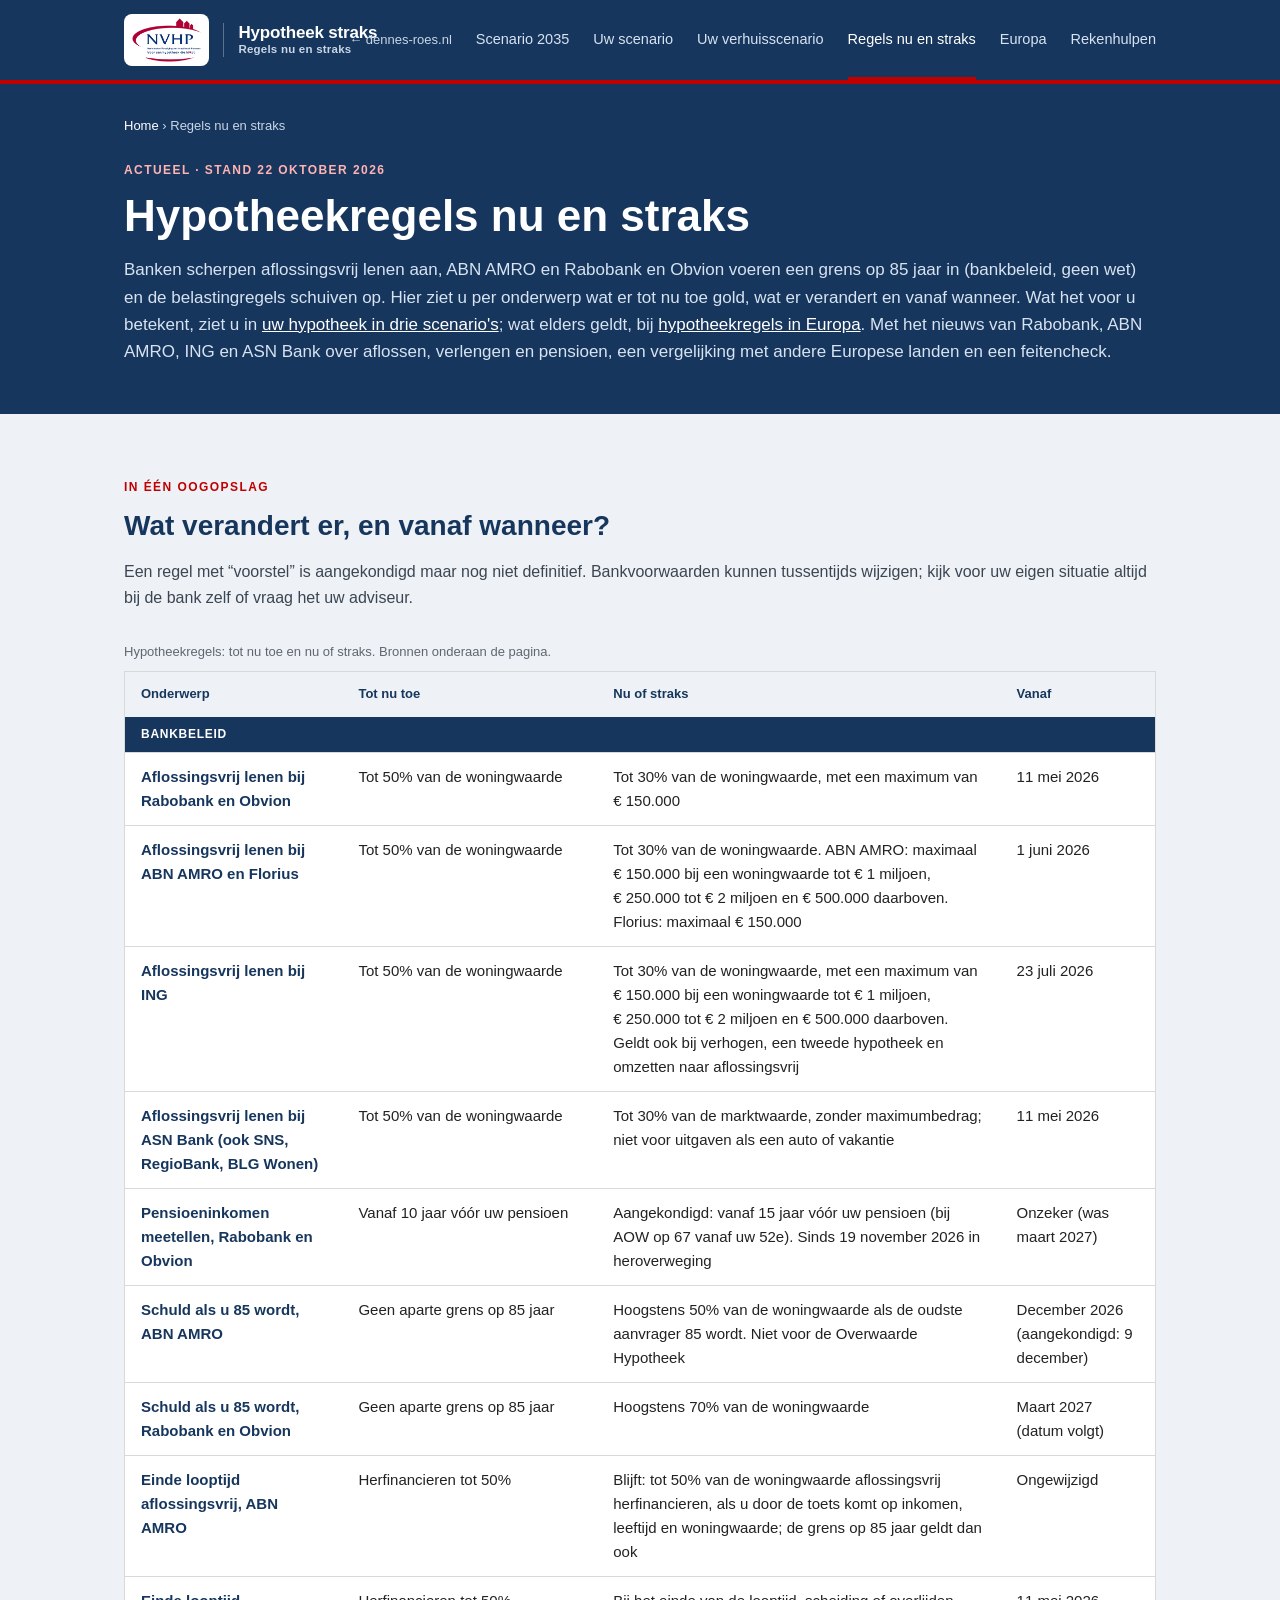
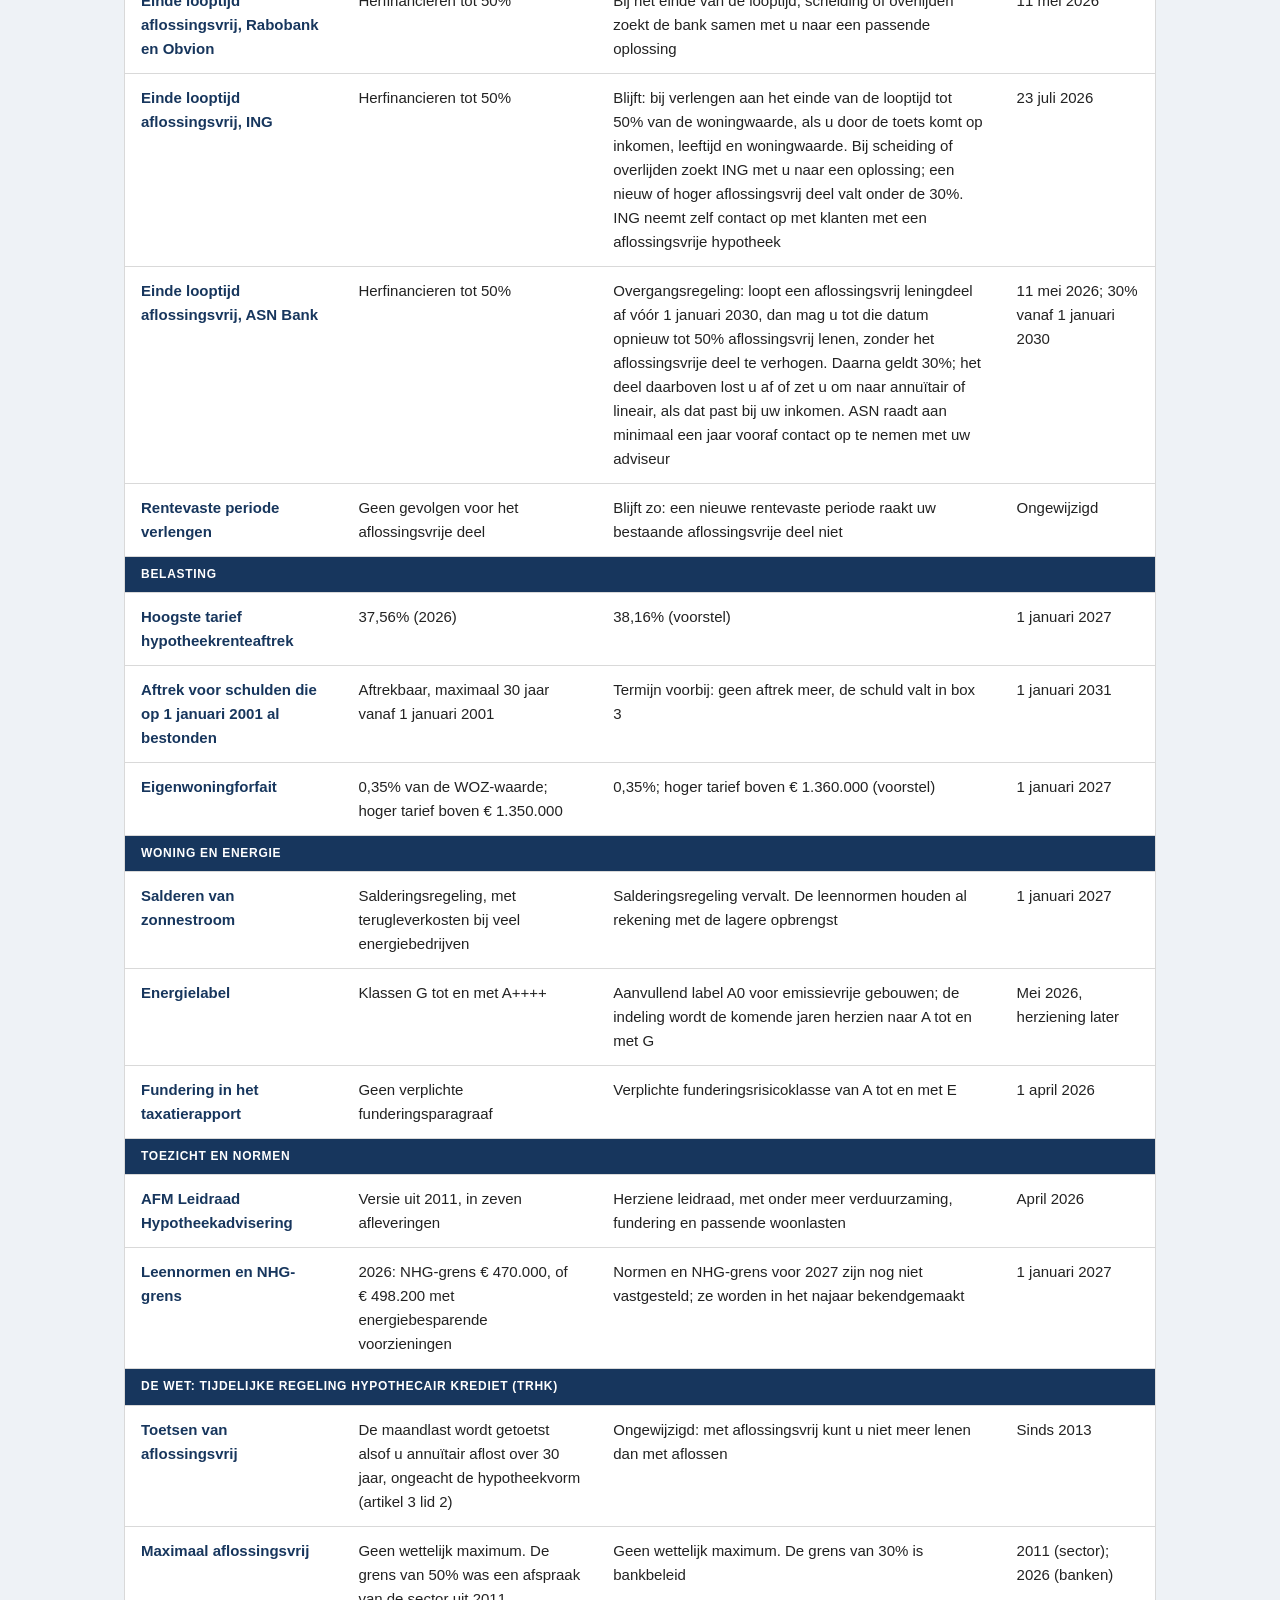
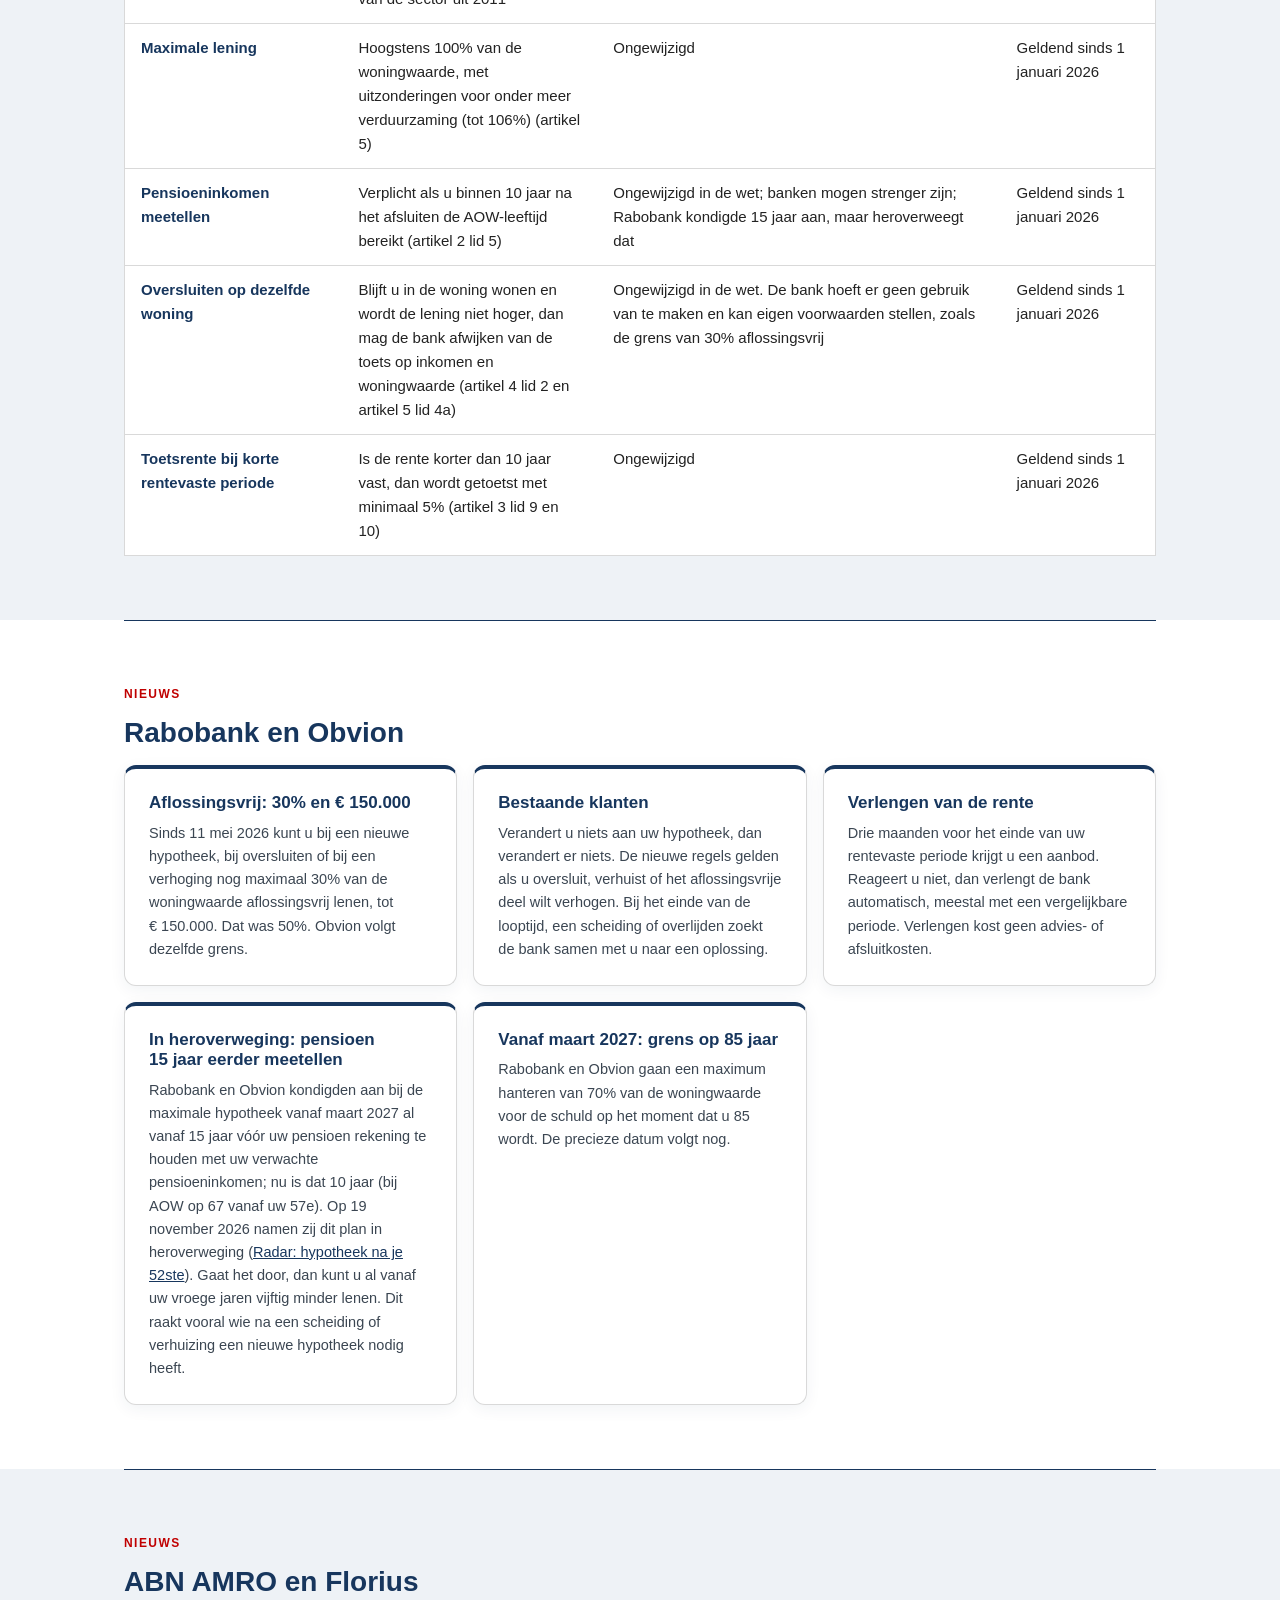
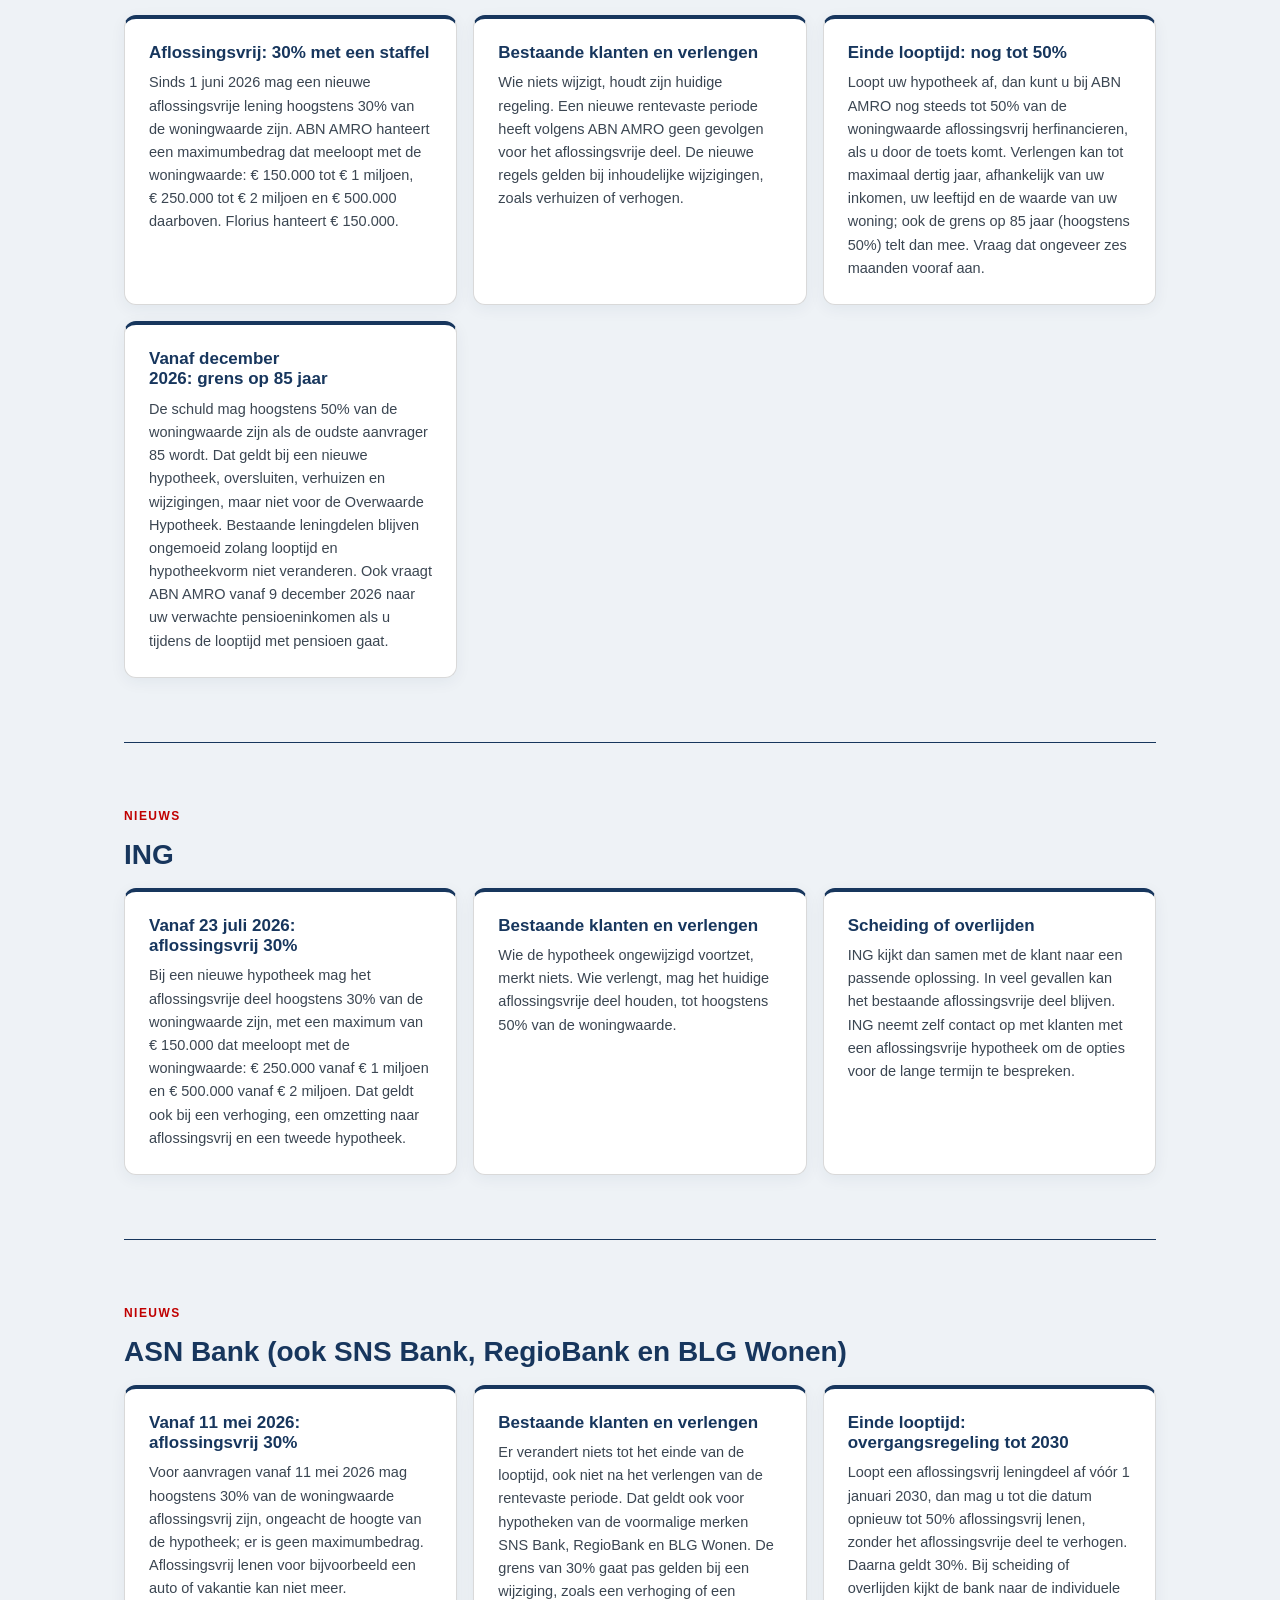
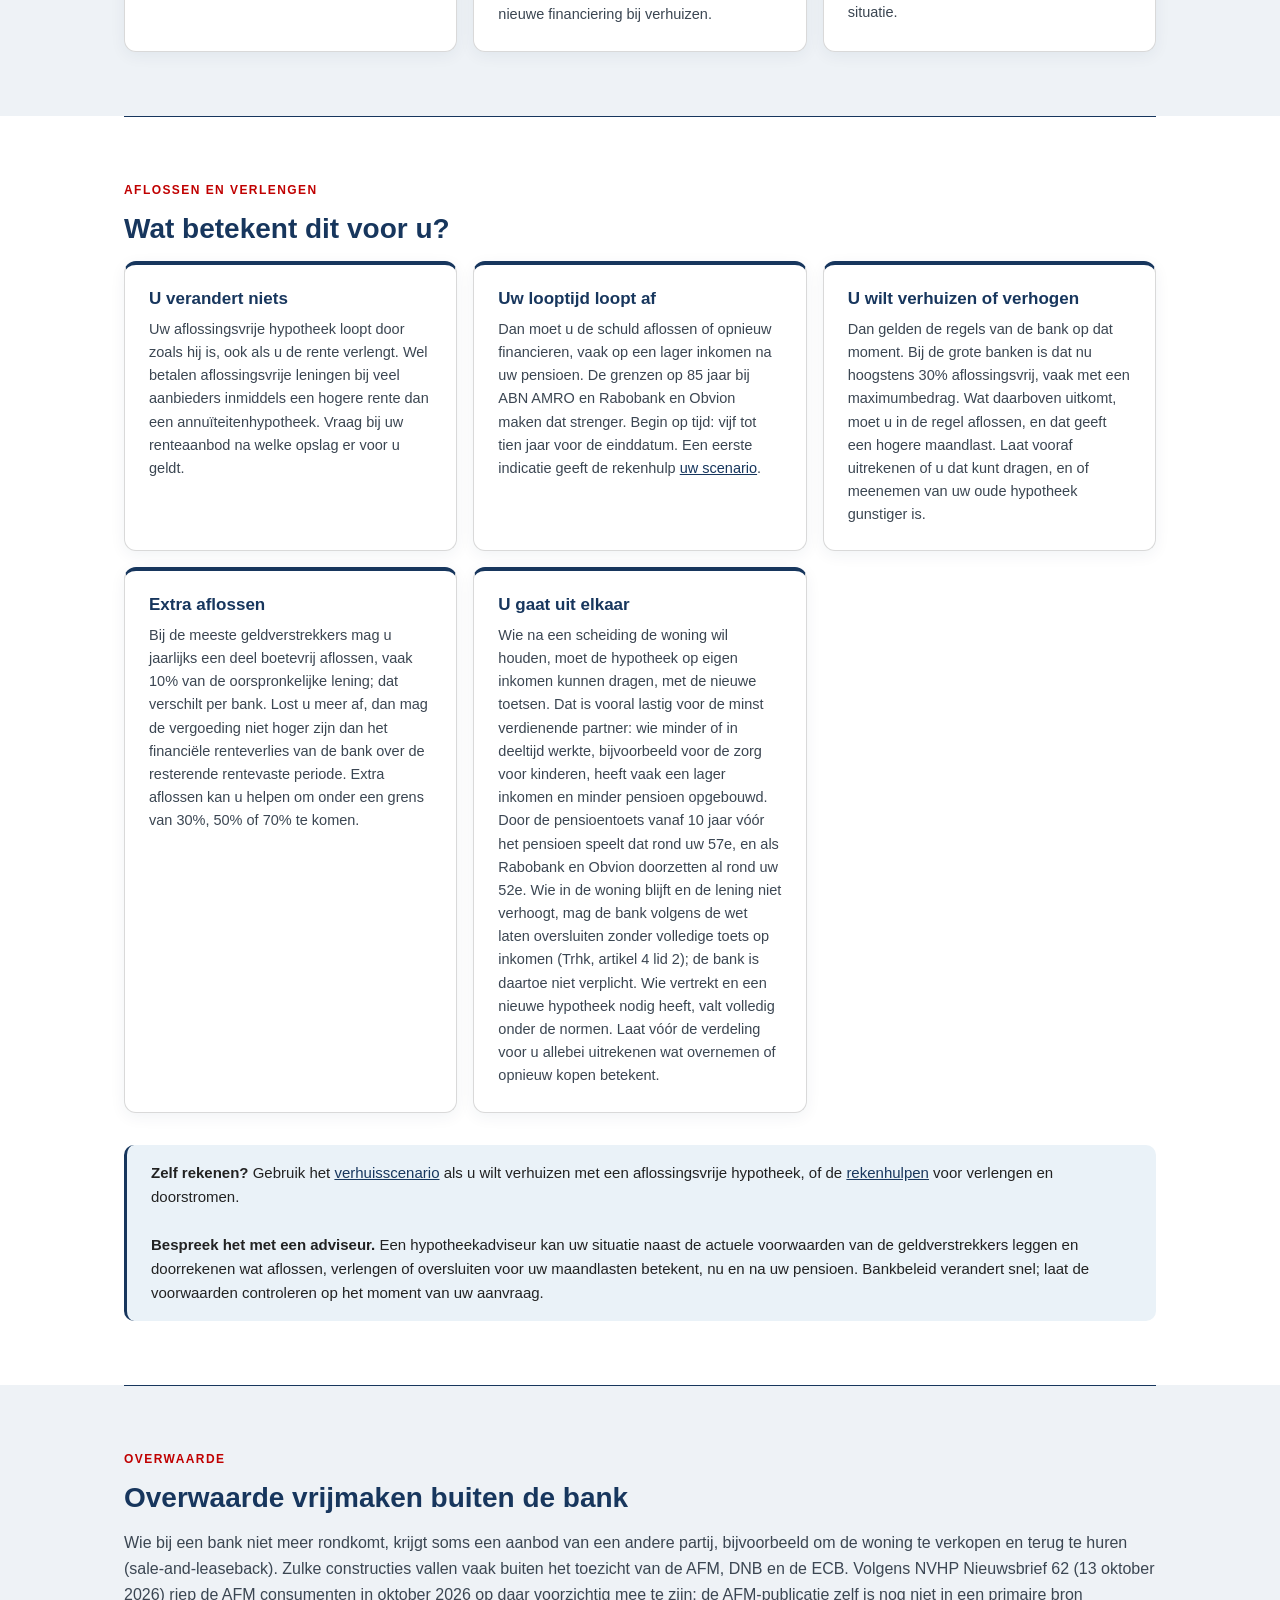
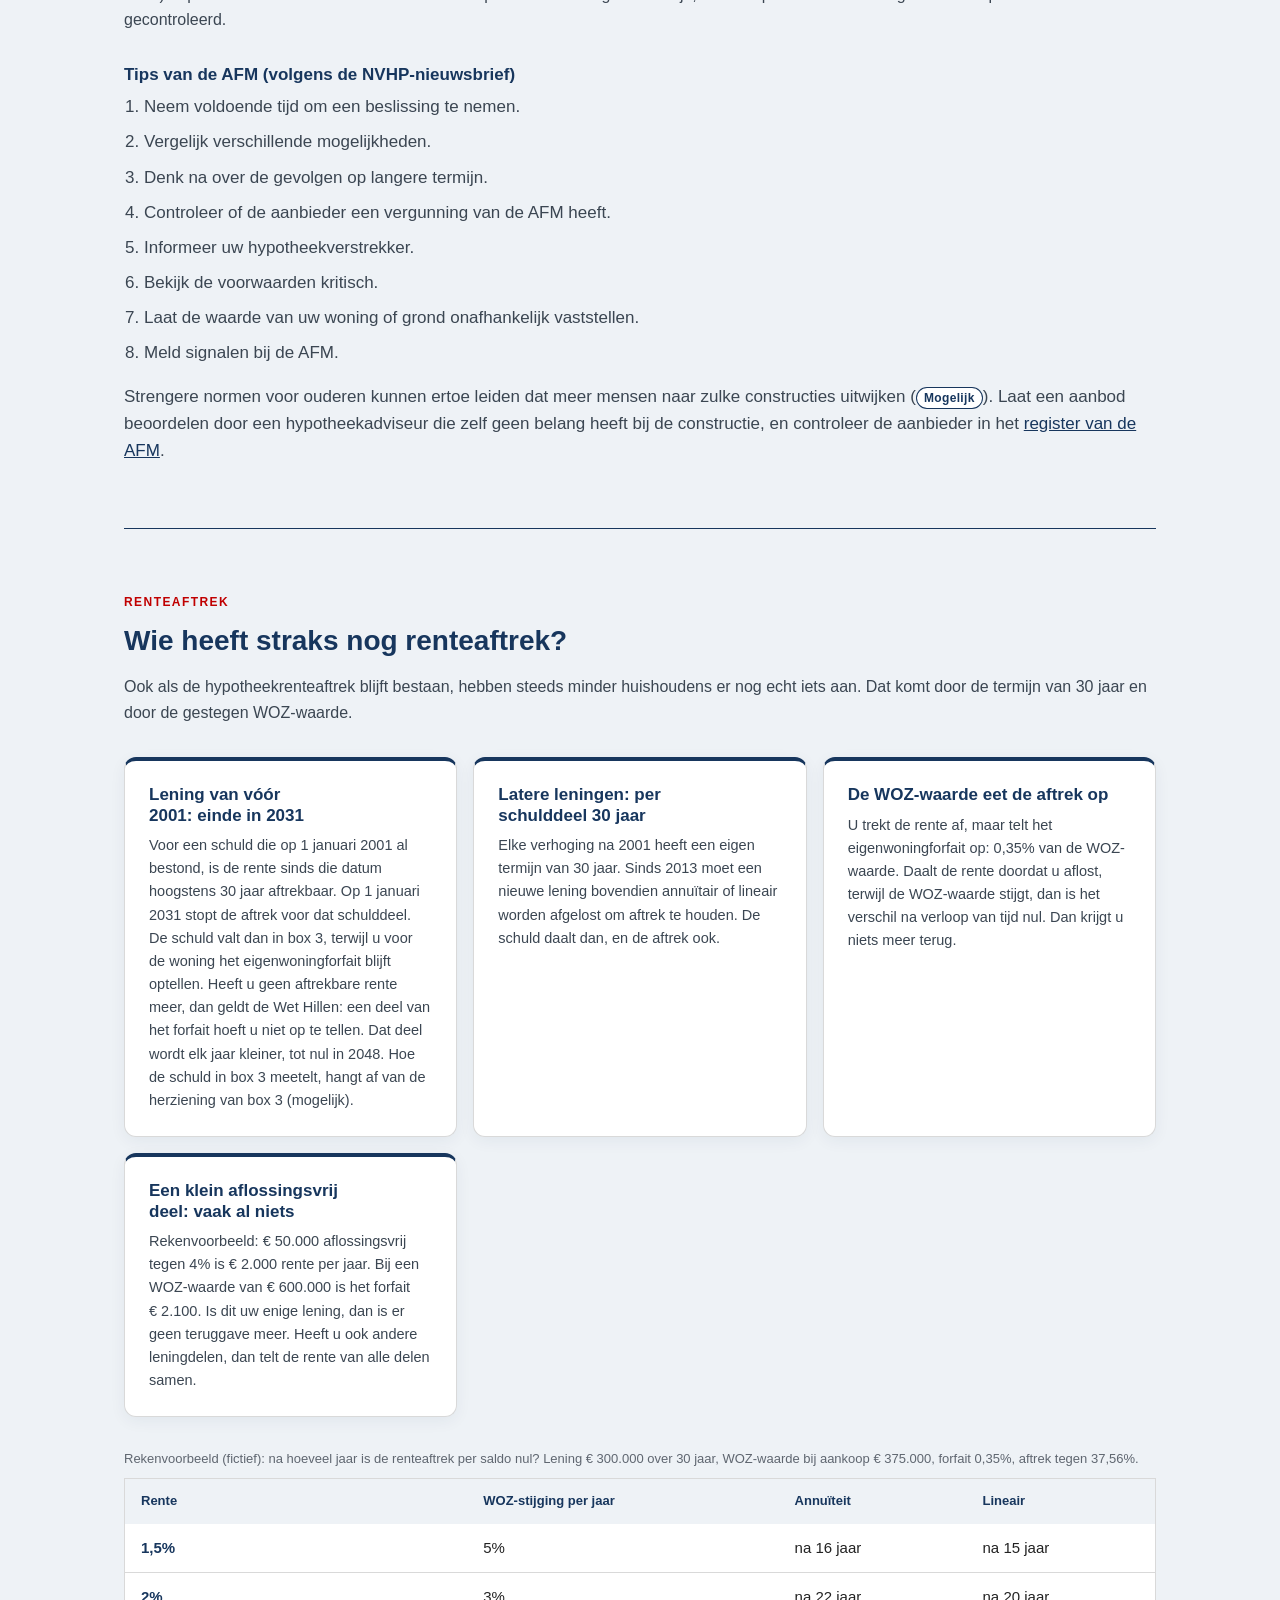
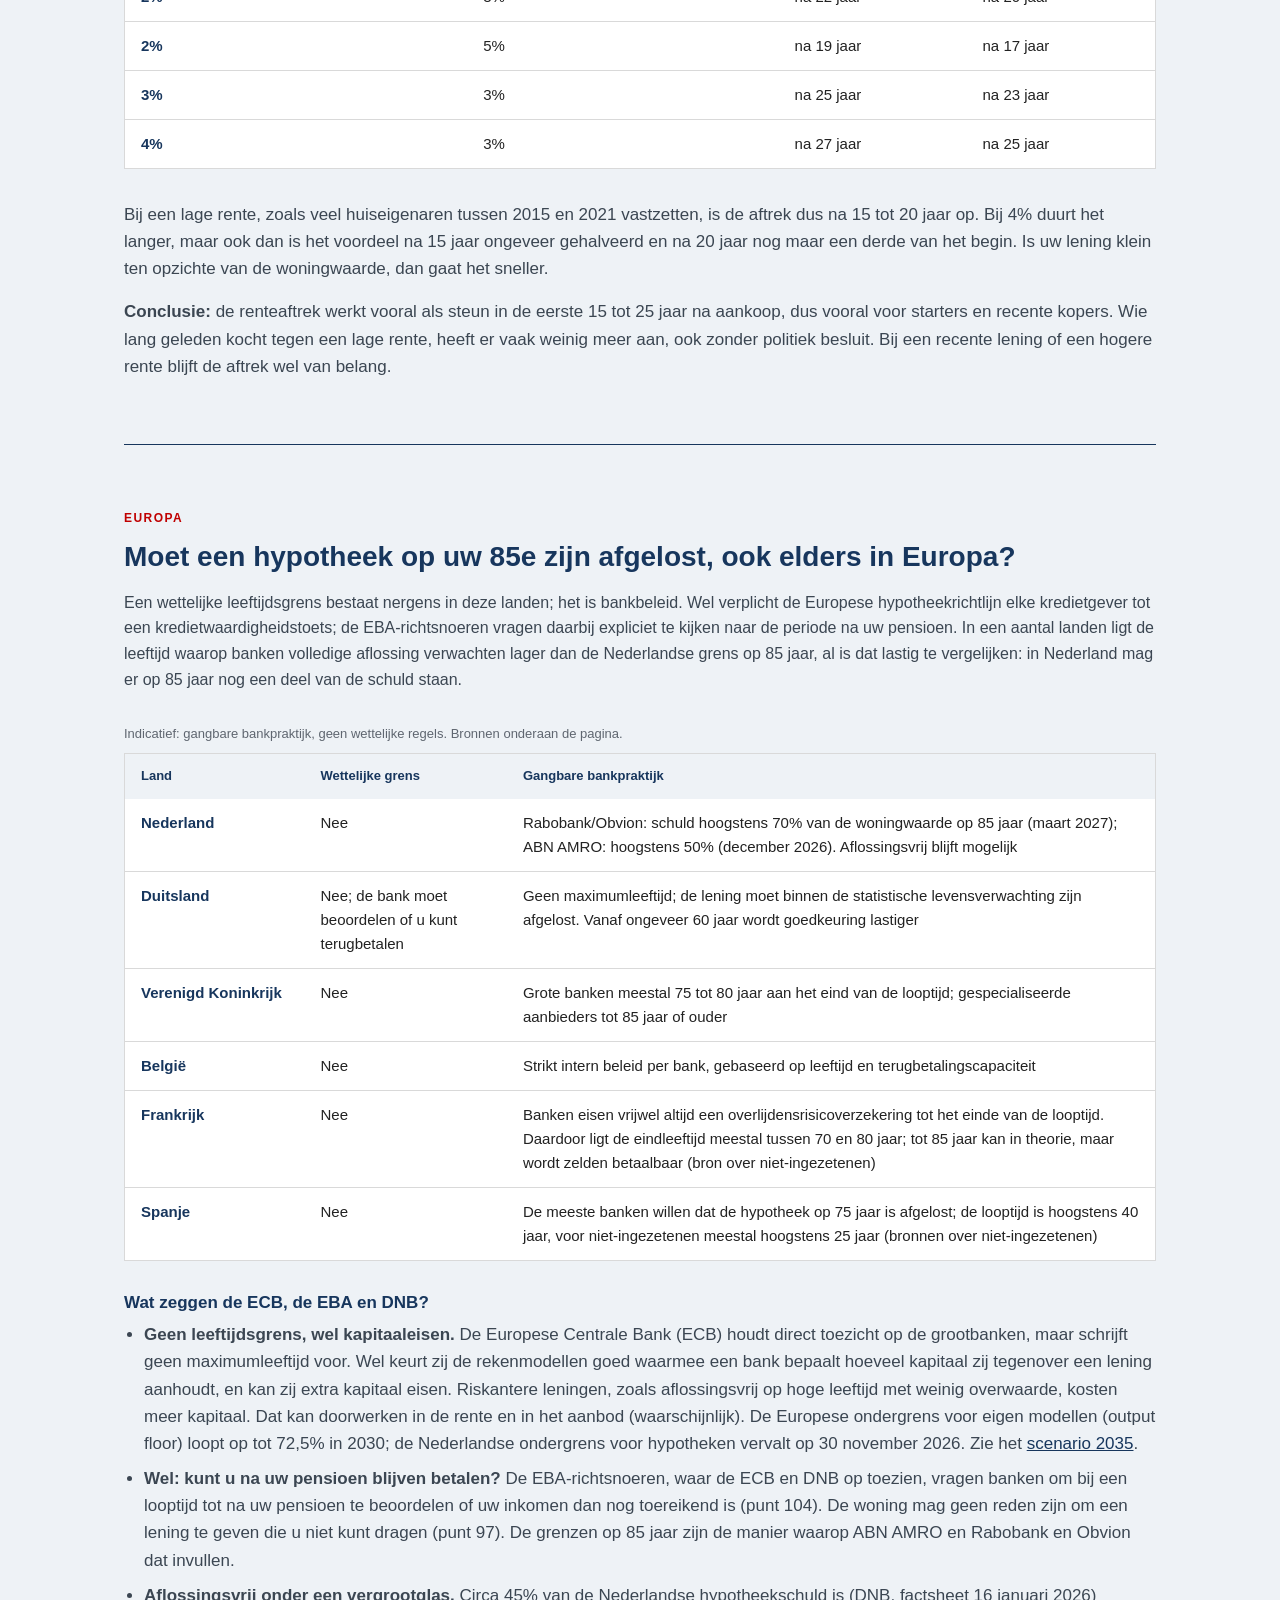
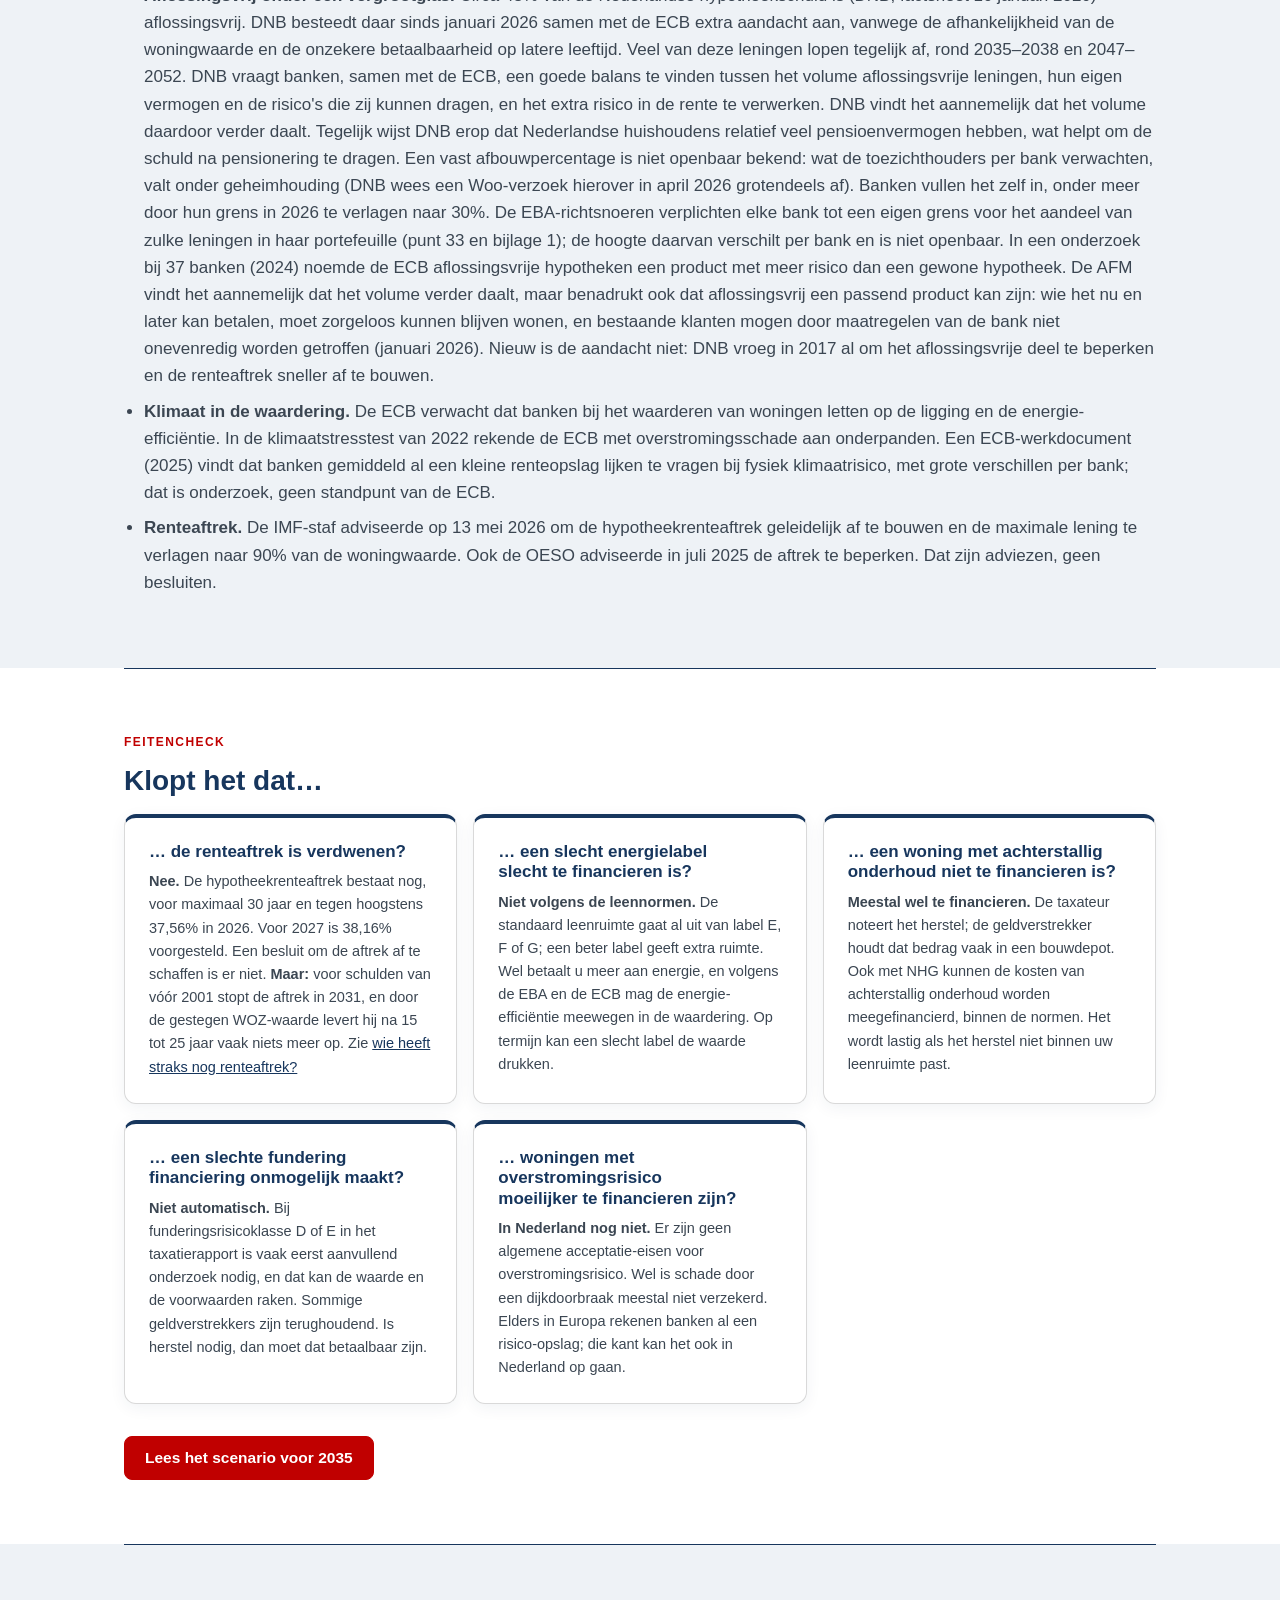
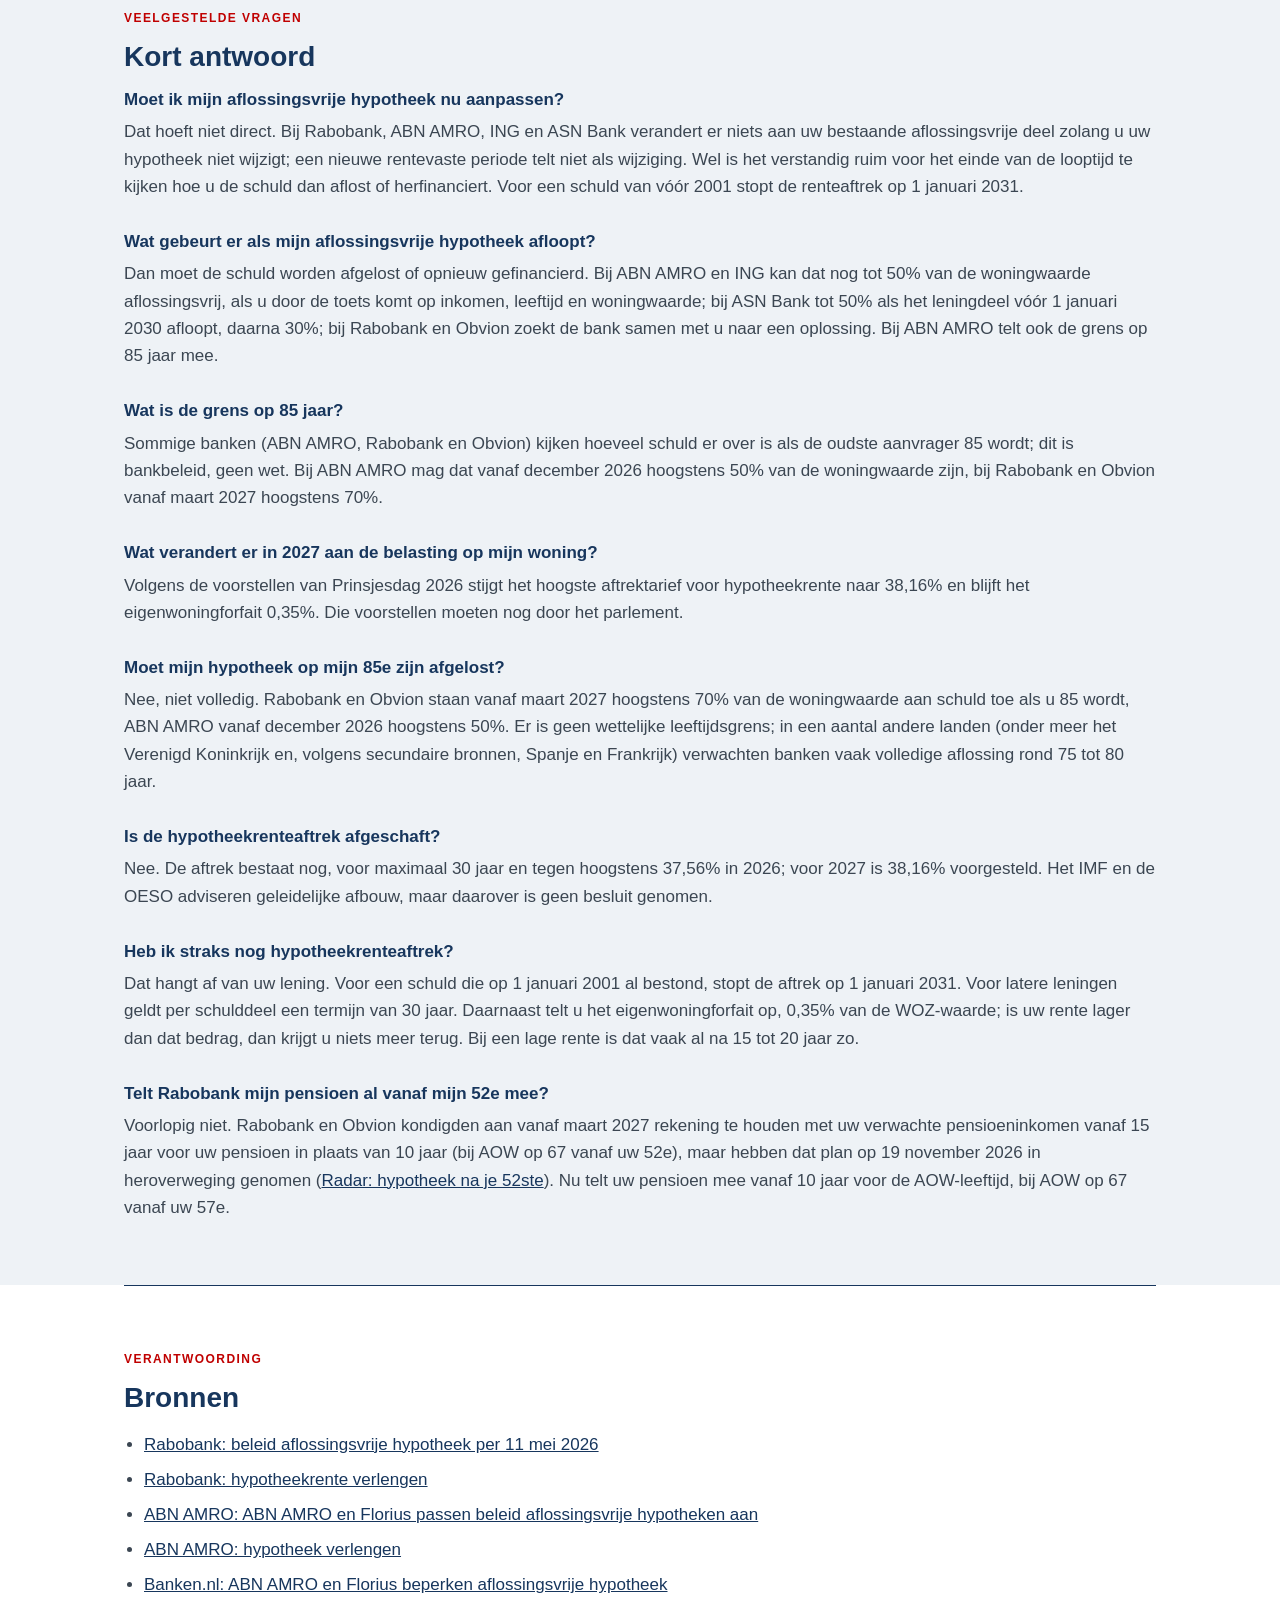
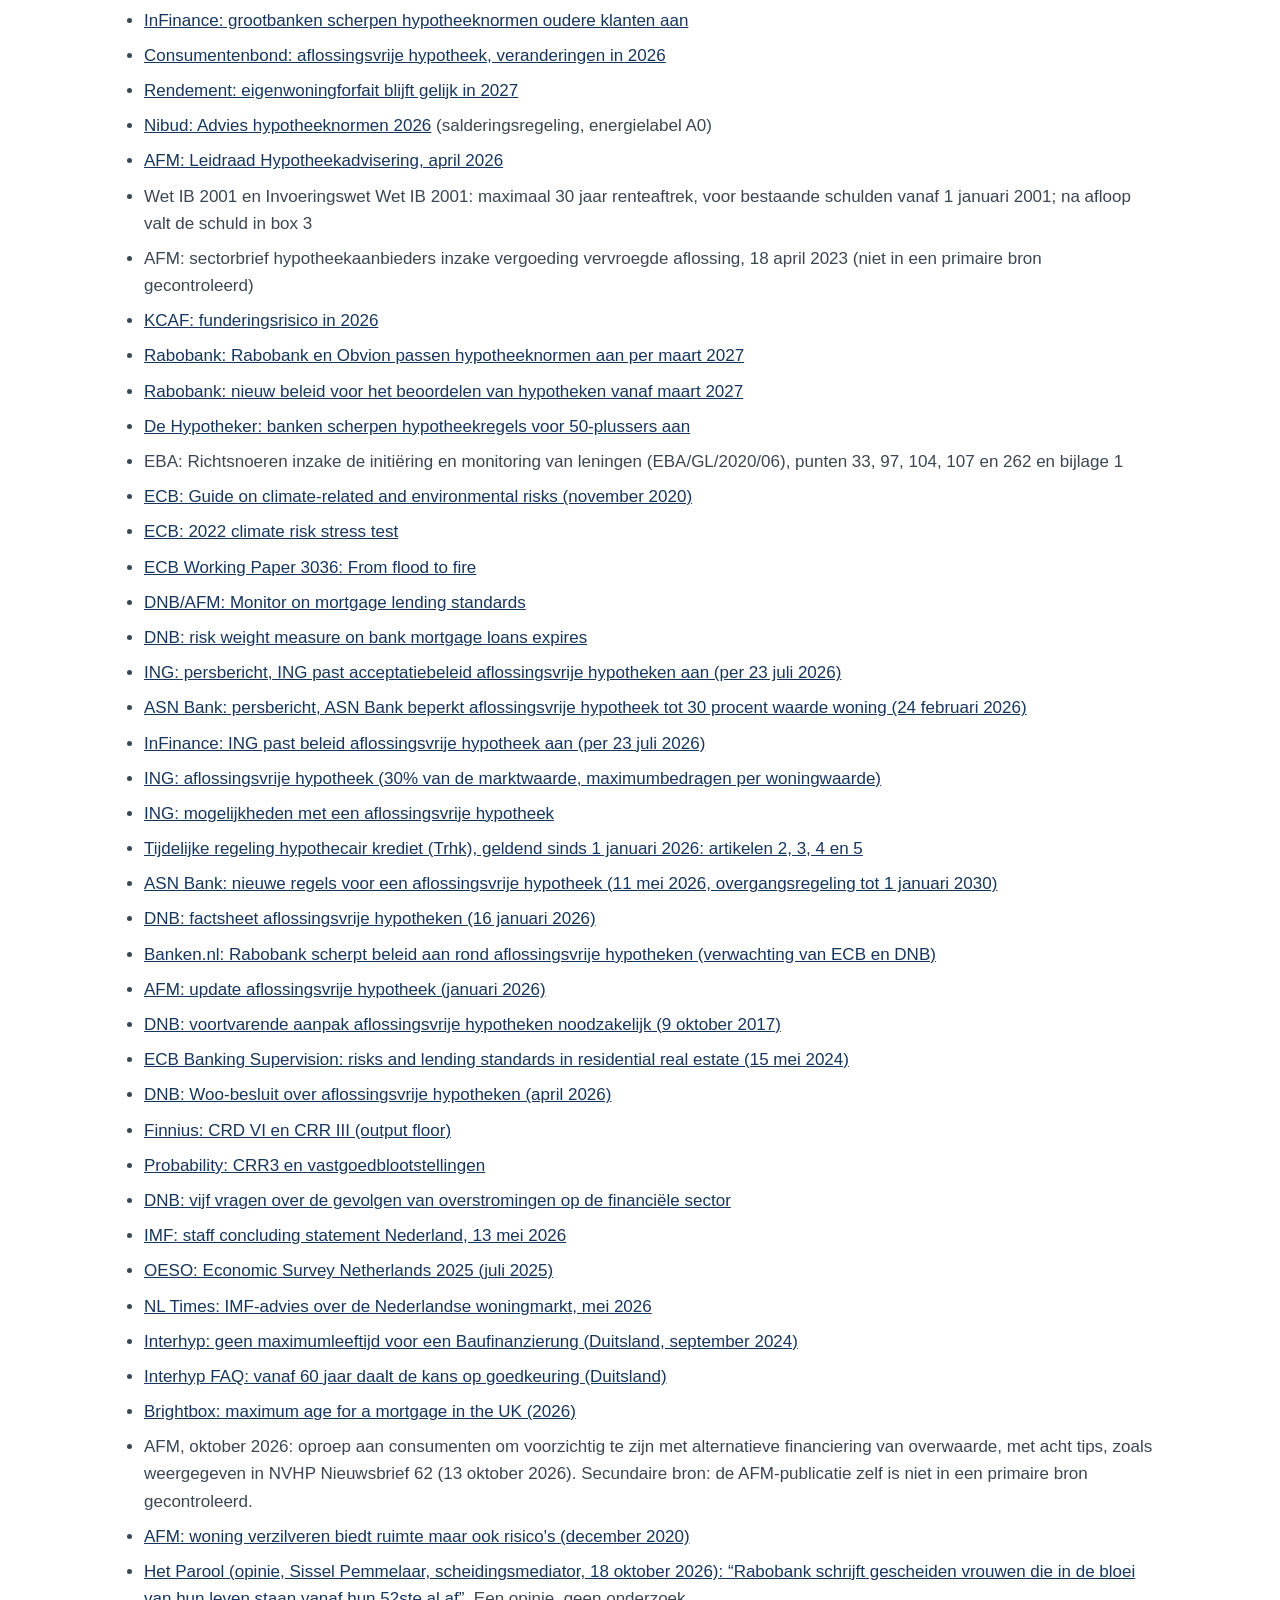
<file: hypotheek-straks/regels.html>
<!DOCTYPE html>
<html lang="nl">
<head>
<meta charset="utf-8">
<meta name="viewport" content="width=device-width, initial-scale=1">
<title>Hypotheekregels nu en straks — Hypotheek straks</title>
<meta name="description" content="Aflossingsvrij max. 30%, grens op 85 jaar bij ABN AMRO en Rabobank, renteaftrek 2027: wat verandert er bij banken en fiscus, en wat betekent dat voor verlengen?">
<meta name="robots" content="index, follow, max-image-preview:large, max-snippet:-1, max-video-preview:-1">
<link rel="canonical" href="https://dennes-roes.nl/hypotheek-straks/regels.html">
<link rel="icon" type="image/svg+xml" href="favicon.svg">
<link rel="icon" type="image/png" sizes="32x32" href="favicon-32.png">
<link rel="apple-touch-icon" href="apple-touch-icon.png">
<meta name="theme-color" content="#234765">
<meta property="og:type" content="website">
<meta property="og:locale" content="nl_NL">
<meta property="og:site_name" content="Hypotheek straks">
<meta property="og:title" content="Hypotheekregels nu en straks — Hypotheek straks">
<meta property="og:description" content="Aflossingsvrij max. 30%, grens op 85 jaar bij ABN AMRO en Rabobank, renteaftrek 2027: wat verandert er bij banken en fiscus, en wat betekent dat voor verlengen?">
<meta property="og:url" content="https://dennes-roes.nl/hypotheek-straks/regels.html">
<meta property="og:image" content="https://dennes-roes.nl/hypotheek-straks/og-hypotheek-straks.jpg">
<meta property="og:image:alt" content="Hypotheek straks: kan ik straks nog doorstromen of mijn hypotheek verlengen? Gesprekshulp, indicatie, geen advies">
<meta name="twitter:card" content="summary_large_image">
<meta name="twitter:title" content="Hypotheekregels nu en straks — Hypotheek straks">
<meta name="twitter:description" content="Aflossingsvrij max. 30%, grens op 85 jaar bij ABN AMRO en Rabobank, renteaftrek 2027: wat verandert er bij banken en fiscus, en wat betekent dat voor verlengen?">
<meta name="twitter:image" content="https://dennes-roes.nl/hypotheek-straks/og-hypotheek-straks.jpg">
<meta name="language" content="nl-NL">
<style>
/* Hypotheek straks — stijl
   Eén laag: alles lijnt uit op de kolom van .wrap en op een vaste maatschaal (4, 8, 12, 16, 24, 32, 48, 64). */

:root{
  /* NVHP-huisstijl: navy, lichtblauwe vlakken, groen en rood alleen als accent zonder tekst */
  --primary:#234765; --primary-l:#2f5f86; --ink:#1d2329; --accent:#80c7a4; --rood:#b00038;
  --bg:#f4f9fc; --tint:#eef8fd; --surface:#fff; --text:#2b3038; --text-l:#4b525c; --muted:#5f6870;
  --line:#d4e3ec; --rule:#234765; --focus:#2f5f86; --navy:#234765;
  --kolom:1080px; --rand:24px; --maat:none; --kop-h:80px; --kop-totaal:var(--kop-h);
}
*{box-sizing:border-box;margin:0;padding:0}
html{scroll-behavior:smooth;-webkit-text-size-adjust:100%}
/* De kop blijft bovenaan staan; een anker moet daar onderuit komen. */
/* Ankers en toetsenbordfocus komen onder de vaste kop uit, ook op mobiel. */
html{scroll-padding-top:calc(var(--kop-totaal) + 16px)}
:target,section[id],div[id].card,div[id].tool{scroll-margin-top:calc(var(--kop-totaal) + 16px)}
@media (prefers-reduced-motion:reduce){
  html{scroll-behavior:auto}
  *{transition:none!important;animation:none!important}
}
body{font-family:Inter,-apple-system,BlinkMacSystemFont,'Segoe UI',Roboto,'Helvetica Neue',Arial,sans-serif;
  color:var(--text);background:var(--surface);line-height:1.6;font-size:16px;-webkit-font-smoothing:antialiased}
.wrap{max-width:var(--kolom);margin:0 auto;padding:0 var(--rand)}
a{color:var(--primary)}
img{max-width:100%}
b,strong{font-weight:700}

/* zichtbare focus voor toetsenbordgebruik */
a:focus-visible,button:focus-visible,input:focus-visible,select:focus-visible,textarea:focus-visible,
summary:focus-visible,[tabindex]:focus-visible{outline:3px solid var(--focus);outline-offset:2px}

.skip{position:absolute;left:-9999px;top:0;background:#fff;color:var(--primary);padding:12px 16px;z-index:300;font-weight:700}
.skip:focus{left:0}
.visually-hidden{position:absolute;width:1px;height:1px;overflow:hidden;clip:rect(0 0 0 0);white-space:nowrap}

/* ---- typografie ---- */
h1,h2,h3{color:var(--ink);letter-spacing:-.02em;line-height:1.2;text-wrap:balance}
h1{font-size:40px;font-weight:800;letter-spacing:-.03em;line-height:1.1}
h2{font-size:28px;font-weight:800;margin-bottom:16px}
h3{font-size:17px;font-weight:700;margin-bottom:8px}
.eyebrow{font-size:12px;letter-spacing:.1em;text-transform:uppercase;color:var(--primary);font-weight:700;margin-bottom:12px}
.sub{font-size:16px;color:var(--text-l);max-width:var(--maat);margin-bottom:32px}
.prose{max-width:var(--maat)}
.prose p{margin-bottom:16px;color:var(--text-l)}
.prose ul,.prose ol{margin:0 0 16px 20px;color:var(--text-l)}
.prose li{margin-bottom:8px}
.prose h3{margin-top:32px}
.prose > :first-child{margin-top:0}
.prose > :last-child{margin-bottom:0}
.hint{font-size:13px;color:var(--muted);margin-top:4px}

/* ---- knoppen ---- */
.btn{display:inline-flex;align-items:center;justify-content:center;gap:8px;min-height:44px;padding:10px 20px;
  background:var(--primary);color:#fff!important;border:1px solid var(--primary);border-radius:2px;
  font-family:inherit;font-size:14px;font-weight:600;line-height:1.3;text-align:center;text-decoration:none;cursor:pointer}
.btn:hover{background:var(--primary-l);border-color:var(--primary-l)}
.btn.ghost{background:#fff;color:var(--ink)!important;border-color:var(--rule)}
.btn.ghost:hover{background:var(--bg)}
.btn[disabled]{opacity:.55;cursor:default}
.hero-cta{display:flex;flex-wrap:wrap;gap:12px}

/* ---- kop van de site ---- */
.site-kop{position:sticky;top:0;z-index:50;background:rgba(255,255,255,.97);border-bottom:1px solid var(--line)}
.site-kop .wrap{display:flex;align-items:center;justify-content:space-between;gap:24px;min-height:var(--kop-h)}
.logo{display:flex;align-items:center;gap:14px;color:var(--ink);text-decoration:none;white-space:nowrap}
.logo img{display:block;height:56px;width:auto}
.logo-naam{font-weight:800;font-size:17px;letter-spacing:-.01em;color:var(--primary);line-height:1.2;
  padding-left:14px;border-left:1px solid var(--line)}
.logo-naam small{display:block;font-size:11.5px;font-weight:600;letter-spacing:.02em;color:var(--muted)}
.site-nav{display:flex;gap:24px}
.site-nav a{display:flex;align-items:center;min-height:var(--kop-h);color:var(--text);text-decoration:none;
  font-size:14.5px;font-weight:500;white-space:nowrap;box-shadow:inset 0 -2px 0 transparent}
.site-nav a:hover{color:var(--primary)}
.site-nav a[aria-current="page"]{color:var(--primary);box-shadow:inset 0 -2px 0 var(--primary)}
@media (max-width:980px){
  :root{--kop-h:52px;--kop-totaal:108px}
  .site-kop .wrap{flex-direction:column;align-items:stretch;gap:0;padding-top:12px}
  .logo img{height:40px}
  .logo-naam{font-size:15px}
  /* Op een smal scherm één regel die opzij schuift, zodat de kop laag blijft. */
  .site-nav{position:relative;gap:20px;overflow-x:auto;scrollbar-width:none;margin:0 calc(-1 * var(--rand));padding:0 48px 0 var(--rand);
    -webkit-mask-image:linear-gradient(90deg,#000 85%,transparent);mask-image:linear-gradient(90deg,#000 85%,transparent)}
  .site-nav::-webkit-scrollbar{display:none}
  .site-nav a{min-height:44px;font-size:14px}
}

/* ---- paginakop ---- */
header.pagehead{border-bottom:1px solid var(--rule);padding:32px 0 48px}
header.pagehead h1{max-width:24ch;margin-bottom:16px}
header.pagehead p{color:var(--text-l);font-size:17px;max-width:var(--maat)}
header.pagehead .crumbs{font-size:13px;color:var(--muted);margin-bottom:24px}
.crumbs a{color:var(--primary);text-decoration:none}
.crumbs a:hover{text-decoration:underline}

/* ---- secties: wit, gescheiden door een donkere lijn binnen de kolom ---- */
section{padding:64px 0}
main > section + section{padding-top:0}
main > section + section > .wrap::before{content:"";display:block;border-top:1px solid var(--rule);margin-bottom:64px}
/* Vaste afstand tussen de blokken in een sectie, in plaats van losse marges per blok. */
.wrap > :is(.note,.prose,.tabelwrap,.cards,.tool,.hero-cta,.sk-agenda) + :is(.note,.prose,.tabelwrap,.cards,.tool,.hero-cta,p,h3){margin-top:32px}
.wrap > .tool + .tool{margin-top:16px}

/* ---- kaarten: een raster met vaste tussenruimte; een losse laatste kaart laat geen leeg vak achter ---- */
.cards{display:grid;grid-template-columns:repeat(auto-fill,minmax(300px,1fr));gap:16px}
.card{background:#fff;border:1px solid var(--line);border-top:3px solid var(--primary);padding:24px}
.card h3{margin-bottom:8px}
.card p,.card ul{font-size:14.5px;color:var(--text-l)}
.card p + p{margin-top:8px}
.card ul{margin:8px 0 0 18px}
.card li{margin-bottom:4px}
.card :is(p,ul) .zeker{vertical-align:1px}
.card .zeker-rij{margin:0 0 12px}

/* ---- opvallend blok ---- */
.note{background:var(--tint);border-left:3px solid var(--primary);padding:16px 24px;font-size:15px;color:var(--text);
  max-width:none}
.note p + p{margin-top:8px}

/* ---- tabellen ---- */
.tabelwrap{overflow-x:auto;-webkit-overflow-scrolling:touch}
.tbl{width:100%;border-collapse:collapse;font-size:15px;background:#fff;border:1px solid var(--line)}
.tbl caption{text-align:left;font-size:13px;color:var(--muted);padding:0 0 8px}
.tbl th,.tbl td{padding:12px 16px;border-bottom:1px solid var(--line);vertical-align:top;text-align:left}
.tbl thead th{background:var(--bg);color:var(--ink);font-size:13px;font-weight:700;border-bottom-color:var(--rule)}
.tbl tbody th{font-weight:600;color:var(--ink)}
.tbl tr:last-child td,.tbl tr:last-child th{border-bottom:none}
.tbl td.num{white-space:nowrap;font-variant-numeric:tabular-nums}
.tbl td.groep{background:var(--primary);color:#fff;font-weight:700;font-size:12px;letter-spacing:.06em;
  text-transform:uppercase;padding:8px 16px}
.regels tbody th{background:#fff;font-size:15px;min-width:180px}
@media (max-width:620px){
  .tabelwrap .tbl{min-width:480px}
  .tabelwrap .tbl th,.tabelwrap .tbl td{padding:10px 12px;font-size:14.5px}
  /* De regeltabel wordt op een smal scherm een lijst per onderwerp. */
  .tabelwrap .tbl.regels{min-width:0}
  .regels thead{display:none}
  .regels tr{display:block;border-bottom:1px solid var(--line)}
  .regels tbody th,.regels td{display:block;border:0;padding:4px 16px}
  .tabelwrap .regels tbody th{padding-top:16px;font-size:16px}
  .regels td:last-child{padding-bottom:16px}
  .regels td[data-label]::before{content:attr(data-label);display:block;font-size:11.5px;font-weight:700;
    letter-spacing:.05em;text-transform:uppercase;color:var(--muted)}
  .tabelwrap .regels td.groep{padding:8px 16px}
}

/* ---- zekerheidslabels ---- */
.zeker{display:inline-block;font-size:12px;font-weight:700;letter-spacing:.03em;line-height:1.5;padding:2px 8px;
  border-radius:2px;white-space:nowrap}
.zeker.b{background:var(--ink);color:#fff}
.zeker.w{background:#3e6f96;color:#fff}
.zeker.m{background:#fff;color:var(--ink);box-shadow:inset 0 0 0 1px var(--rule)}

/* ---- formulieren ---- */
.field{margin-bottom:16px}
label{display:block;font-size:14px;font-weight:600;color:var(--ink);margin-bottom:4px}
input,textarea,select{width:100%;min-height:42px;padding:8px 12px;border:1px solid #9aa3ae;border-radius:2px;
  font-family:inherit;font-size:15px;color:var(--text);background:#fff}
input:focus,textarea:focus,select:focus{border-color:var(--primary)}
input[type=checkbox],input[type=radio]{width:auto;min-height:0;padding:0;accent-color:var(--primary)}

/* ---- rekenhulpen van Hypotheekbond ---- */
.tool{background:#fff;border:1px solid var(--line);border-top:3px solid var(--primary);padding:24px}
.tool h3{margin-bottom:4px}
.tool > p{font-size:15px;color:var(--text-l);margin-bottom:16px;max-width:var(--maat)}
.tool iframe{display:block;width:100%;min-height:820px;border:0}
.tool-laden{background:var(--bg);padding:16px 24px 24px}
.tool-uitleg{font-size:14px;color:var(--text-l);margin-bottom:16px;max-width:var(--maat)}
@media (max-width:700px){
  .tool{padding:20px 16px}
  .tool-laden{padding:16px}
  .tool iframe{min-height:900px}
}

/* ---- scenariokiezer ---- */
.sk-raster{display:grid;grid-template-columns:300px minmax(0,1fr);gap:32px;align-items:start}
.sk-invoer{border:1px solid var(--line);border-top:3px solid var(--primary);padding:24px;background:var(--bg);
  position:sticky;top:calc(var(--kop-h) + 24px)}
.sk-invoer h2,.sk-titel{font-size:20px;margin-bottom:16px}
/* De titel boven de uitkomst staat op dezelfde hoogte als "Uw situatie" in het invoerblok. */
.sk-titel{padding-top:27px}
.sk-invoer .field{margin-bottom:12px}
.sk-invoer h3{font-size:15px;margin:20px 0 4px;padding-top:16px;border-top:1px solid var(--line)}
.sk-invoer h3 + .hint{margin:0 0 12px}
/* Drie kaarten met dezelfde rijen; subgrid houdt elke rij in de drie kaarten op gelijke hoogte. */
.sk-uitkomst{display:grid;grid-template-columns:repeat(3,minmax(0,1fr));column-gap:16px}
.sk-kaart{display:grid;grid-row:span 15;grid-template-rows:subgrid;row-gap:0;border:1px solid var(--line);
  border-top:3px solid var(--line);padding:0 20px 20px;background:#fff;min-width:0}
.sk-kaart.gekozen{background:var(--tint);border-color:#b9cbe3;border-top-color:var(--primary)}
.sk-lijst{display:contents}
.sk-kop{padding:20px 0 4px}
.sk-kop .zeker{font-size:14px;padding:4px 12px}
.sk-groep{font-size:11.5px;font-weight:700;letter-spacing:.06em;text-transform:uppercase;color:var(--primary);
  padding:16px 0 6px;border-bottom:1px solid var(--rule);align-self:end}
.sk-rij{padding:8px 0;border-bottom:1px solid var(--line)}
.sk-rij dt{font-size:12.5px;color:var(--muted);line-height:1.4}
.sk-rij dd{font-size:15px;color:var(--ink);font-weight:600;line-height:1.35;font-variant-numeric:tabular-nums}
.sk-rij.groot dd{font-size:24px;font-weight:800;letter-spacing:-.02em}
.sk-rij small{font-size:12.5px;font-weight:600;color:var(--text-l);margin-left:4px;letter-spacing:0}
.sk-signalen{margin:8px 0 16px 18px;font-size:13.5px;color:var(--text)}
.sk-signalen li{margin-bottom:8px}
.sk-kaart .btn{width:100%;align-self:end}
@supports not (grid-template-rows:subgrid){ .sk-kaart{display:flex;flex-direction:column} .sk-groep{align-self:stretch} .sk-kaart .btn{margin-top:auto;align-self:stretch} }
.sk-acties{display:flex;flex-wrap:wrap;gap:12px;align-items:center;margin-top:16px}
.sk-acties .hint{margin:0}
.sk-agenda{margin-top:32px;border:1px solid var(--line);border-top:3px solid var(--primary);padding:24px}
.sk-agenda h2{font-size:22px}
.sk-agenda ol{margin:0 0 0 20px;max-width:var(--maat)}
.sk-agenda li{margin-bottom:8px;font-size:15px}
.sk-agenda .hero-cta{margin-top:24px}
.sk-naar{display:none;margin-top:8px}
@media (max-width:1100px){
  .sk-uitkomst{grid-template-columns:1fr;row-gap:16px}
  .sk-kaart{display:flex;flex-direction:column}
  .sk-groep{align-self:stretch}
  .sk-kaart .btn{width:auto;align-self:flex-start;margin-top:8px}
}
@media (max-width:860px){
  .sk-raster{grid-template-columns:1fr}
  .sk-invoer{position:static}
  .sk-titel{padding-top:0}
  .sk-naar{display:block}
}
@media print{ .sk-invoer,.sk-kaart .btn,.sk-acties{display:none} }

/* ---- voet ---- */
.site-voet{position:relative;overflow:hidden;background:var(--navy);color:#e3edf4;padding:48px 0 88px;font-size:14px}
.site-voet::after{content:"";position:absolute;left:-15%;bottom:-150px;width:70%;height:210px;border-radius:50%;
  background:#6aab95;opacity:.85;pointer-events:none}
.site-voet .wrap{position:relative;z-index:1}
.voet-raster{display:grid;grid-template-columns:minmax(0,1.6fr) minmax(0,1fr);gap:32px 56px}
.voet-logo{display:block;width:160px;height:auto;margin-bottom:20px}
.site-voet a{color:#fff}
.site-voet p{margin-bottom:12px;max-width:var(--maat)}
.site-voet p:last-child{margin-bottom:0}
.site-voet b{color:#fff}
.site-voet h2{font-size:16px;font-weight:700;color:#fff;letter-spacing:0;margin:0 0 10px}
.voet-contact{text-align:right}
@media (max-width:780px){ .voet-raster{grid-template-columns:1fr} .voet-contact{text-align:left} }

/* ---- smalle schermen ---- */
@media (max-width:780px){
  :root{--rand:20px}
  h1{font-size:30px}
  h2{font-size:24px}
  header.pagehead{padding:24px 0 40px}
  header.pagehead p{font-size:16px}
  header.pagehead .crumbs{margin-bottom:16px}
  section{padding:48px 0}
  main > section + section > .wrap::before{margin-bottom:48px}
  .cards{grid-template-columns:1fr}
  .card,.sk-invoer,.sk-agenda{padding:20px}
}

@media print{
  .site-kop,.hero-cta,.skip{display:none}
  body{font-size:11pt}
  a{color:var(--text);text-decoration:none}
  section{padding:24px 0}
  main > section + section > .wrap::before{margin-bottom:24px}
}
</style>
<script type="application/ld+json">{
 "@context": "https://schema.org",
 "@graph": [
  {
   "@type": "WebSite",
   "@id": "https://dennes-roes.nl/hypotheek-straks/#website",
   "url": "https://dennes-roes.nl/hypotheek-straks/",
   "name": "Kan ik straks nog doorstromen of mijn hypotheek verlengen?",
   "inLanguage": "nl",
   "publisher": {
    "@id": "https://dennes-roes.nl/hypotheek-straks/#site"
   },
   "isPartOf": {
    "@type": "WebSite",
    "@id": "https://dennes-roes.nl/#website",
    "name": "ECB-beleid hypotheken gewijzigd",
    "url": "https://dennes-roes.nl/"
   }
  },
  {
   "@type": "Organization",
   "@id": "https://dennes-roes.nl/hypotheek-straks/#site",
   "name": "Nederlandse Vereniging van Hypothecair Planners (NVHP)",
   "alternateName": "NVHP",
   "url": "https://www.hypothecairplanner.nl/",
   "email": "info@hypothecairplanner.nl",
   "telephone": "+31332542012",
   "address": {
    "@type": "PostalAddress",
    "streetAddress": "De Wel 14-16",
    "postalCode": "3871 MV",
    "addressLocality": "Hoevelaken",
    "addressCountry": "NL"
   }
  },
  {
   "@type": "WebPage",
   "@id": "https://dennes-roes.nl/hypotheek-straks/regels.html#pagina",
   "url": "https://dennes-roes.nl/hypotheek-straks/regels.html",
   "name": "Hypotheekregels nu en straks — Hypotheek straks",
   "description": "Aflossingsvrij max. 30%, grens op 85 jaar bij ABN AMRO en Rabobank, renteaftrek 2027: wat verandert er bij banken en fiscus, en wat betekent dat voor verlengen?",
   "inLanguage": "nl",
   "datePublished": "2026-10-18",
   "dateModified": "2026-11-27",
   "isPartOf": {
    "@id": "https://dennes-roes.nl/hypotheek-straks/#website"
   },
   "publisher": {
    "@id": "https://dennes-roes.nl/hypotheek-straks/#site"
   },
   "about": [
    "Aflossingsvrije hypotheek",
    "Hypotheek verlengen",
    "Hypotheekrenteaftrek",
    "Rabobank",
    "ABN AMRO",
    "Hypotheek op latere leeftijd",
    "ECB",
    "Klimaatrisico"
   ],
   "primaryImageOfPage": "https://dennes-roes.nl/hypotheek-straks/og-hypotheek-straks.jpg",
   "breadcrumb": {
    "@type": "BreadcrumbList",
    "itemListElement": [
     {
      "@type": "ListItem",
      "position": 1,
      "name": "ECB-beleid hypotheken gewijzigd",
      "item": "https://dennes-roes.nl/"
     },
     {
      "@type": "ListItem",
      "position": 2,
      "name": "Hypotheek straks",
      "item": "https://dennes-roes.nl/hypotheek-straks/"
     },
     {
      "@type": "ListItem",
      "position": 3,
      "name": "Regels nu en straks",
      "item": "https://dennes-roes.nl/hypotheek-straks/regels.html"
     }
    ]
   },
   "image": "https://dennes-roes.nl/hypotheek-straks/og-hypotheek-straks.jpg",
   "audience": {
    "@type": "PeopleAudience",
    "audienceType": "Huiseigenaren met een hypotheek, vooral 50-plussers"
   }
  },
  {
   "@type": "FAQPage",
   "@id": "https://dennes-roes.nl/hypotheek-straks/regels.html#vragen",
   "mainEntity": [
    {
     "@type": "Question",
     "name": "Moet ik mijn aflossingsvrije hypotheek nu aanpassen?",
     "acceptedAnswer": {
      "@type": "Answer",
      "text": "Dat hoeft niet direct. Bij Rabobank, ABN AMRO, ING en ASN Bank verandert er niets aan uw bestaande aflossingsvrije deel zolang u uw hypotheek niet wijzigt; een nieuwe rentevaste periode telt niet als wijziging. Wel is het verstandig ruim voor het einde van de looptijd te kijken hoe u de schuld dan aflost of herfinanciert. Voor een schuld van vóór 2001 stopt de renteaftrek op 1 januari 2031."
     }
    },
    {
     "@type": "Question",
     "name": "Wat gebeurt er als mijn aflossingsvrije hypotheek afloopt?",
     "acceptedAnswer": {
      "@type": "Answer",
      "text": "Dan moet de schuld worden afgelost of opnieuw gefinancierd. Bij ABN AMRO en ING kan dat nog tot 50% van de woningwaarde aflossingsvrij, als u door de toets komt op inkomen, leeftijd en woningwaarde; bij ASN Bank tot 50% als het leningdeel vóór 1 januari 2030 afloopt, daarna 30%; bij Rabobank en Obvion zoekt de bank samen met u naar een oplossing. Bij ABN AMRO telt ook de grens op 85 jaar mee."
     }
    },
    {
     "@type": "Question",
     "name": "Wat is de grens op 85 jaar?",
     "acceptedAnswer": {
      "@type": "Answer",
      "text": "Sommige banken (ABN AMRO, Rabobank en Obvion) kijken hoeveel schuld er over is als de oudste aanvrager 85 wordt; dit is bankbeleid, geen wet. Bij ABN AMRO mag dat vanaf december 2026 hoogstens 50% van de woningwaarde zijn, bij Rabobank en Obvion vanaf maart 2027 hoogstens 70%."
     }
    },
    {
     "@type": "Question",
     "name": "Wat verandert er in 2027 aan de belasting op mijn woning?",
     "acceptedAnswer": {
      "@type": "Answer",
      "text": "Volgens de voorstellen van Prinsjesdag 2026 stijgt het hoogste aftrektarief voor hypotheekrente naar 38,16% en blijft het eigenwoningforfait 0,35%. Die voorstellen moeten nog door het parlement."
     }
    },
    {
     "@type": "Question",
     "name": "Moet mijn hypotheek op mijn 85e zijn afgelost?",
     "acceptedAnswer": {
      "@type": "Answer",
      "text": "Nee, niet volledig. Rabobank en Obvion staan vanaf maart 2027 hoogstens 70% van de woningwaarde aan schuld toe als u 85 wordt, ABN AMRO vanaf december 2026 hoogstens 50%. Er is geen wettelijke leeftijdsgrens; in een aantal andere landen (onder meer het Verenigd Koninkrijk en, volgens secundaire bronnen, Spanje en Frankrijk) verwachten banken vaak volledige aflossing rond 75 tot 80 jaar."
     }
    },
    {
     "@type": "Question",
     "name": "Is de hypotheekrenteaftrek afgeschaft?",
     "acceptedAnswer": {
      "@type": "Answer",
      "text": "Nee. De aftrek bestaat nog, voor maximaal 30 jaar en tegen hoogstens 37,56% in 2026; voor 2027 is 38,16% voorgesteld. Het IMF en de OESO adviseren geleidelijke afbouw, maar daarover is geen besluit genomen. Voor schulden van vóór 2001 stopt de aftrek wel op 1 januari 2031."
     }
    },
    {
     "@type": "Question",
     "name": "Telt Rabobank mijn pensioen al vanaf mijn 52e mee?",
     "acceptedAnswer": {
      "@type": "Answer",
      "text": "Voorlopig niet. Rabobank en Obvion kondigden aan vanaf maart 2027 rekening te houden met uw verwachte pensioeninkomen vanaf 15 jaar voor uw pensioen in plaats van 10 jaar (bij AOW op 67 vanaf uw 52e), maar hebben dat plan op 19 november 2026 in heroverweging genomen. Nu telt uw pensioen mee vanaf 10 jaar voor de AOW-leeftijd, bij AOW op 67 vanaf uw 57e."
     }
    },
    {
     "@type": "Question",
     "name": "Heb ik straks nog hypotheekrenteaftrek?",
     "acceptedAnswer": {
      "@type": "Answer",
      "text": "Dat hangt af van uw lening. Voor een schuld die op 1 januari 2001 al bestond, stopt de aftrek op 1 januari 2031. Voor latere leningen geldt per schulddeel een termijn van 30 jaar. Daarnaast telt u het eigenwoningforfait op, 0,35% van de WOZ-waarde; is uw rente lager dan dat bedrag, dan krijgt u niets meer terug. Bij een lage rente is dat vaak al na 15 tot 20 jaar zo."
     }
    }
   ]
  }
 ]
}</script>
<link rel="stylesheet" href="dennes-design.css">
<meta name="color-scheme" content="only light">
</head>
<body>
<a class="skip" href="#main">Naar de hoofdinhoud</a>
<header class="site-kop">
  <div class="wrap">
    <a href="index.html" class="logo"><img src="nvhp-logo.png" alt="NVHP" width="88" height="56"><span class="logo-naam">Hypotheek straks<small>Regels nu en straks</small></span></a>
    <a class="dr-back" href="../index.html">← dennes-roes.nl</a>
    <nav class="site-nav" aria-label="Hoofdmenu"><a href="index.html">Scenario 2035</a><a href="mijn-scenario.html">Uw scenario</a><a href="verhuisscenario.html">Uw verhuisscenario</a><a href="regels.html" aria-current="page">Regels nu en straks</a><a href="europa.html">Europa</a><a href="rekenhulpen.html">Rekenhulpen</a></nav><script>/* Op een smal scherm schuift het menu naar de actieve pagina. */(function(){var a=document.querySelector(".site-nav [aria-current]");if(a){var n=a.parentNode;if(n.scrollWidth>n.clientWidth)n.scrollLeft=a.offsetLeft-24;}})();</script>
  </div>
</header>

<main id="main">

<header class="pagehead">
  <div class="wrap">
    <p class="crumbs"><a href="index.html">Home</a> &rsaquo; Regels nu en straks</p>
    <div class="eyebrow">Actueel &middot; stand 22 oktober 2026</div>
    <h1>Hypotheekregels nu en straks</h1>
    <p>Banken scherpen aflossingsvrij lenen aan, ABN AMRO en Rabobank en Obvion voeren een grens op 85 jaar in
       (bankbeleid, geen wet) en de belastingregels schuiven op. Hier
       ziet u per onderwerp wat er tot nu toe gold, wat er verandert en vanaf wanneer. Wat het voor u betekent, ziet u in
       <a href="mijn-scenario.html">uw hypotheek in drie scenario&#39;s</a>; wat elders geldt, bij
       <a href="europa.html">hypotheekregels in Europa</a>. Met het nieuws van Rabobank,
       ABN AMRO, ING en ASN Bank over aflossen, verlengen en pensioen, een vergelijking met andere Europese landen en een
       feitencheck.</p>
  </div>
</header>

<section id="overzicht">
  <div class="wrap">
    <div class="eyebrow">In &eacute;&eacute;n oogopslag</div>
    <h2>Wat verandert er, en vanaf wanneer?</h2>
    <p class="sub">Een regel met &#8220;voorstel&#8221; is aangekondigd maar nog niet definitief. Bankvoorwaarden
       kunnen tussentijds wijzigen; kijk voor uw eigen situatie altijd bij de bank zelf of vraag het uw adviseur.</p>
    <div class="tabelwrap">
      <table class="tbl regels">
        <caption>Hypotheekregels: tot nu toe en nu of straks. Bronnen onderaan de pagina.</caption>
        <thead><tr><th scope="col">Onderwerp</th><th scope="col">Tot nu toe</th><th scope="col">Nu of straks</th><th scope="col">Vanaf</th></tr></thead>
        <tbody>
          <tr><td class="groep" colspan="4">Bankbeleid</td></tr>
          <tr><th scope="row">Aflossingsvrij lenen bij Rabobank en Obvion</th><td data-label="Tot nu toe">Tot 50% van de woningwaarde</td><td data-label="Nu of straks">Tot 30% van de woningwaarde, met een maximum van &euro;&nbsp;150.000</td><td data-label="Vanaf">11 mei 2026</td></tr>
          <tr><th scope="row">Aflossingsvrij lenen bij ABN AMRO en Florius</th><td data-label="Tot nu toe">Tot 50% van de woningwaarde</td><td data-label="Nu of straks">Tot 30% van de woningwaarde. ABN AMRO: maximaal &euro;&nbsp;150.000 bij een woningwaarde tot &euro;&nbsp;1 miljoen, &euro;&nbsp;250.000 tot &euro;&nbsp;2 miljoen en &euro;&nbsp;500.000 daarboven. Florius: maximaal &euro;&nbsp;150.000</td><td data-label="Vanaf">1 juni 2026</td></tr>
          <tr><th scope="row">Aflossingsvrij lenen bij ING</th><td data-label="Tot nu toe">Tot 50% van de woningwaarde</td><td data-label="Nu of straks">Tot 30% van de woningwaarde, met een maximum van &euro;&nbsp;150.000 bij een woningwaarde tot &euro;&nbsp;1 miljoen, &euro;&nbsp;250.000 tot &euro;&nbsp;2 miljoen en &euro;&nbsp;500.000 daarboven. Geldt ook bij verhogen, een tweede hypotheek en omzetten naar aflossingsvrij</td><td data-label="Vanaf">23 juli 2026</td></tr>
          <tr><th scope="row">Aflossingsvrij lenen bij ASN Bank (ook SNS, RegioBank, BLG Wonen)</th><td data-label="Tot nu toe">Tot 50% van de woningwaarde</td><td data-label="Nu of straks">Tot 30% van de marktwaarde, zonder maximumbedrag; niet voor uitgaven als een auto of vakantie</td><td data-label="Vanaf">11 mei 2026</td></tr>
          <tr><th scope="row">Pensioeninkomen meetellen, Rabobank en Obvion</th><td data-label="Tot nu toe">Vanaf 10 jaar v&oacute;&oacute;r uw pensioen</td><td data-label="Nu of straks">Aangekondigd: vanaf 15 jaar v&oacute;&oacute;r uw pensioen (bij AOW op 67 vanaf uw 52e). Sinds 19 november 2026 in heroverweging</td><td data-label="Vanaf">Onzeker (was maart 2027)</td></tr>
          <tr><th scope="row">Schuld als u 85 wordt, ABN AMRO</th><td data-label="Tot nu toe">Geen aparte grens op 85 jaar</td><td data-label="Nu of straks">Hoogstens 50% van de woningwaarde als de oudste aanvrager 85 wordt. Niet voor de Overwaarde Hypotheek</td><td data-label="Vanaf">December 2026 (aangekondigd: 9 december)</td></tr>
          <tr><th scope="row">Schuld als u 85 wordt, Rabobank en Obvion</th><td data-label="Tot nu toe">Geen aparte grens op 85 jaar</td><td data-label="Nu of straks">Hoogstens 70% van de woningwaarde</td><td data-label="Vanaf">Maart 2027 (datum volgt)</td></tr>
          <tr><th scope="row">Einde looptijd aflossingsvrij, ABN AMRO</th><td data-label="Tot nu toe">Herfinancieren tot 50%</td><td data-label="Nu of straks">Blijft: tot 50% van de woningwaarde aflossingsvrij herfinancieren, als u door de toets komt op inkomen, leeftijd en woningwaarde; de grens op 85 jaar geldt dan ook</td><td data-label="Vanaf">Ongewijzigd</td></tr>
          <tr><th scope="row">Einde looptijd aflossingsvrij, Rabobank en Obvion</th><td data-label="Tot nu toe">Herfinancieren tot 50%</td><td data-label="Nu of straks">Bij het einde van de looptijd, scheiding of overlijden zoekt de bank samen met u naar een passende oplossing</td><td data-label="Vanaf">11 mei 2026</td></tr>
          <tr><th scope="row">Einde looptijd aflossingsvrij, ING</th><td data-label="Tot nu toe">Herfinancieren tot 50%</td><td data-label="Nu of straks">Blijft: bij verlengen aan het einde van de looptijd tot 50% van de woningwaarde, als u door de toets komt op inkomen, leeftijd en woningwaarde. Bij scheiding of overlijden zoekt ING met u naar een oplossing; een nieuw of hoger aflossingsvrij deel valt onder de 30%. ING neemt zelf contact op met klanten met een aflossingsvrije hypotheek</td><td data-label="Vanaf">23 juli 2026</td></tr>
          <tr><th scope="row">Einde looptijd aflossingsvrij, ASN Bank</th><td data-label="Tot nu toe">Herfinancieren tot 50%</td><td data-label="Nu of straks">Overgangsregeling: loopt een aflossingsvrij leningdeel af v&oacute;&oacute;r 1 januari 2030, dan mag u tot die datum opnieuw tot 50% aflossingsvrij lenen, zonder het aflossingsvrije deel te verhogen. Daarna geldt 30%; het deel daarboven lost u af of zet u om naar annu&iuml;tair of lineair, als dat past bij uw inkomen. ASN raadt aan minimaal een jaar vooraf contact op te nemen met uw adviseur</td><td data-label="Vanaf">11 mei 2026; 30% vanaf 1 januari 2030</td></tr>
          <tr><th scope="row">Rentevaste periode verlengen</th><td data-label="Tot nu toe">Geen gevolgen voor het aflossingsvrije deel</td><td data-label="Nu of straks">Blijft zo: een nieuwe rentevaste periode raakt uw bestaande aflossingsvrije deel niet</td><td data-label="Vanaf">Ongewijzigd</td></tr>
          <tr><td class="groep" colspan="4">Belasting</td></tr>
          <tr><th scope="row">Hoogste tarief hypotheekrenteaftrek</th><td data-label="Tot nu toe">37,56% (2026)</td><td data-label="Nu of straks">38,16% (voorstel)</td><td data-label="Vanaf">1 januari 2027</td></tr>
          <tr><th scope="row">Aftrek voor schulden die op 1 januari 2001 al bestonden</th><td data-label="Tot nu toe">Aftrekbaar, maximaal 30 jaar vanaf 1 januari 2001</td><td data-label="Nu of straks">Termijn voorbij: geen aftrek meer, de schuld valt in box 3</td><td data-label="Vanaf">1 januari 2031</td></tr>
          <tr><th scope="row">Eigenwoningforfait</th><td data-label="Tot nu toe">0,35% van de WOZ-waarde; hoger tarief boven &euro;&nbsp;1.350.000</td><td data-label="Nu of straks">0,35%; hoger tarief boven &euro;&nbsp;1.360.000 (voorstel)</td><td data-label="Vanaf">1 januari 2027</td></tr>
          <tr><td class="groep" colspan="4">Woning en energie</td></tr>
          <tr><th scope="row">Salderen van zonnestroom</th><td data-label="Tot nu toe">Salderingsregeling, met terugleverkosten bij veel energiebedrijven</td><td data-label="Nu of straks">Salderingsregeling vervalt. De leennormen houden al rekening met de lagere opbrengst</td><td data-label="Vanaf">1 januari 2027</td></tr>
          <tr><th scope="row">Energielabel</th><td data-label="Tot nu toe">Klassen G tot en met A++++</td><td data-label="Nu of straks">Aanvullend label A0 voor emissievrije gebouwen; de indeling wordt de komende jaren herzien naar A tot en met G</td><td data-label="Vanaf">Mei 2026, herziening later</td></tr>
          <tr><th scope="row">Fundering in het taxatierapport</th><td data-label="Tot nu toe">Geen verplichte funderingsparagraaf</td><td data-label="Nu of straks">Verplichte funderingsrisicoklasse van A tot en met E</td><td data-label="Vanaf">1 april 2026</td></tr>
          <tr><td class="groep" colspan="4">Toezicht en normen</td></tr>
          <tr><th scope="row">AFM Leidraad Hypotheekadvisering</th><td data-label="Tot nu toe">Versie uit 2011, in zeven afleveringen</td><td data-label="Nu of straks">Herziene leidraad, met onder meer verduurzaming, fundering en passende woonlasten</td><td data-label="Vanaf">April 2026</td></tr>
          <tr><th scope="row">Leennormen en NHG-grens</th><td data-label="Tot nu toe">2026: NHG-grens &euro;&nbsp;470.000, of &euro;&nbsp;498.200 met energiebesparende voorzieningen</td><td data-label="Nu of straks">Normen en NHG-grens voor 2027 zijn nog niet vastgesteld; ze worden in het najaar bekendgemaakt</td><td data-label="Vanaf">1 januari 2027</td></tr>
          <tr><td class="groep" colspan="4">De wet: Tijdelijke regeling hypothecair krediet (Trhk)</td></tr>
          <tr><th scope="row">Toetsen van aflossingsvrij</th><td data-label="Tot nu toe">De maandlast wordt getoetst alsof u annu&iuml;tair aflost over 30 jaar, ongeacht de hypotheekvorm (artikel 3 lid 2)</td><td data-label="Nu of straks">Ongewijzigd: met aflossingsvrij kunt u niet meer lenen dan met aflossen</td><td data-label="Vanaf">Sinds 2013</td></tr>
          <tr><th scope="row">Maximaal aflossingsvrij</th><td data-label="Tot nu toe">Geen wettelijk maximum. De grens van 50% was een afspraak van de sector uit 2011</td><td data-label="Nu of straks">Geen wettelijk maximum. De grens van 30% is bankbeleid</td><td data-label="Vanaf">2011 (sector); 2026 (banken)</td></tr>
          <tr><th scope="row">Maximale lening</th><td data-label="Tot nu toe">Hoogstens 100% van de woningwaarde, met uitzonderingen voor onder meer verduurzaming (tot 106%) (artikel 5)</td><td data-label="Nu of straks">Ongewijzigd</td><td data-label="Vanaf">Geldend sinds 1 januari 2026</td></tr>
          <tr><th scope="row">Pensioeninkomen meetellen</th><td data-label="Tot nu toe">Verplicht als u binnen 10 jaar na het afsluiten de AOW-leeftijd bereikt (artikel 2 lid 5)</td><td data-label="Nu of straks">Ongewijzigd in de wet; banken mogen strenger zijn; Rabobank kondigde 15 jaar aan, maar heroverweegt dat</td><td data-label="Vanaf">Geldend sinds 1 januari 2026</td></tr>
          <tr><th scope="row">Oversluiten op dezelfde woning</th><td data-label="Tot nu toe">Blijft u in de woning wonen en wordt de lening niet hoger, dan mag de bank afwijken van de toets op inkomen en woningwaarde (artikel 4 lid 2 en artikel 5 lid 4a)</td><td data-label="Nu of straks">Ongewijzigd in de wet. De bank hoeft er geen gebruik van te maken en kan eigen voorwaarden stellen, zoals de grens van 30% aflossingsvrij</td><td data-label="Vanaf">Geldend sinds 1 januari 2026</td></tr>
          <tr><th scope="row">Toetsrente bij korte rentevaste periode</th><td data-label="Tot nu toe">Is de rente korter dan 10 jaar vast, dan wordt getoetst met minimaal 5% (artikel 3 lid 9 en 10)</td><td data-label="Nu of straks">Ongewijzigd</td><td data-label="Vanaf">Geldend sinds 1 januari 2026</td></tr>
        </tbody>
      </table>
    </div>
  </div>
</section>

<section class="alt" id="rabobank">
  <div class="wrap">
    <div class="eyebrow">Nieuws</div>
    <h2>Rabobank en Obvion</h2>
    <div class="cards">
      <div class="card">
        <h3>Aflossingsvrij: 30% en &euro;&nbsp;150.000</h3>
        <p>Sinds 11 mei 2026 kunt u bij een nieuwe hypotheek, bij oversluiten of bij een verhoging nog maximaal 30%
           van de woningwaarde aflossingsvrij lenen, tot &euro;&nbsp;150.000. Dat was 50%. Obvion volgt dezelfde
           grens.</p>
      </div>
      <div class="card">
        <h3>Bestaande klanten</h3>
        <p>Verandert u niets aan uw hypotheek, dan verandert er niets. De nieuwe regels gelden als u oversluit,
           verhuist of het aflossingsvrije deel wilt verhogen. Bij het einde van de looptijd, een scheiding of
           overlijden zoekt de bank samen met u naar een oplossing.</p>
      </div>
      <div class="card">
        <h3>Verlengen van de rente</h3>
        <p>Drie maanden voor het einde van uw rentevaste periode krijgt u een aanbod. Reageert u niet, dan verlengt
           de bank automatisch, meestal met een vergelijkbare periode. Verlengen kost geen advies- of afsluitkosten.</p>
      </div>
      <div class="card">
        <h3>In heroverweging: pensioen 15 jaar eerder meetellen</h3>
        <p>Rabobank en Obvion kondigden aan bij de maximale hypotheek vanaf maart 2027 al vanaf 15 jaar v&oacute;&oacute;r uw pensioen
           rekening te houden met uw verwachte pensioeninkomen; nu is dat 10 jaar (bij AOW op 67 vanaf uw 57e). Op 19 november 2026 namen zij dit plan in heroverweging (<a href="https://radar.avrotros.nl/artikel/een-hypotheek-na-je-52ste-hoe-je-pensioen-je-nieuwe-huis-in-de-weg-kan-zitten-63218" target="_blank" rel="noopener">Radar: hypotheek na je 52ste</a>). Gaat het door, dan kunt u al vanaf
           uw vroege jaren vijftig minder lenen. Dit raakt vooral wie na een scheiding of verhuizing een nieuwe
           hypotheek nodig heeft.</p>
      </div>
      <div class="card">
        <h3>Vanaf maart 2027: grens op 85 jaar</h3>
        <p>Rabobank en Obvion gaan een maximum hanteren van 70% van de woningwaarde voor de schuld op het moment dat
           u 85 wordt. De precieze datum volgt nog.</p>
      </div>
    </div>
  </div>
</section>

<section id="abn-amro">
  <div class="wrap">
    <div class="eyebrow">Nieuws</div>
    <h2>ABN AMRO en Florius</h2>
    <div class="cards">
      <div class="card">
        <h3>Aflossingsvrij: 30% met een staffel</h3>
        <p>Sinds 1 juni 2026 mag een nieuwe aflossingsvrije lening hoogstens 30% van de woningwaarde zijn. ABN AMRO
           hanteert een maximumbedrag dat meeloopt met de woningwaarde: &euro;&nbsp;150.000 tot &euro;&nbsp;1 miljoen,
           &euro;&nbsp;250.000 tot &euro;&nbsp;2 miljoen en &euro;&nbsp;500.000 daarboven. Florius hanteert
           &euro;&nbsp;150.000.</p>
      </div>
      <div class="card">
        <h3>Bestaande klanten en verlengen</h3>
        <p>Wie niets wijzigt, houdt zijn huidige regeling. Een nieuwe rentevaste periode heeft volgens ABN AMRO geen
           gevolgen voor het aflossingsvrije deel. De nieuwe regels gelden bij inhoudelijke wijzigingen, zoals verhuizen
           of verhogen.</p>
      </div>
      <div class="card">
        <h3>Einde looptijd: nog tot 50%</h3>
        <p>Loopt uw hypotheek af, dan kunt u bij ABN AMRO nog steeds tot 50% van de woningwaarde aflossingsvrij
           herfinancieren, als u door de toets komt. Verlengen kan tot maximaal dertig jaar, afhankelijk van uw inkomen,
           uw leeftijd en de waarde van uw woning; ook de grens op 85 jaar (hoogstens 50%) telt dan mee. Vraag dat ongeveer zes maanden vooraf aan.</p>
      </div>
      <div class="card">
        <h3>Vanaf december 2026: grens op 85 jaar</h3>
        <p>De schuld mag hoogstens 50% van de woningwaarde zijn als de oudste aanvrager 85 wordt. Dat geldt bij een
           nieuwe hypotheek, oversluiten, verhuizen en wijzigingen, maar niet voor de Overwaarde Hypotheek. Bestaande
           leningdelen blijven ongemoeid zolang looptijd en hypotheekvorm niet veranderen. Ook vraagt ABN AMRO vanaf
           9 december 2026 naar uw verwachte pensioeninkomen als u tijdens de looptijd met pensioen gaat.</p>
      </div>
    </div>
  </div>
</section>

<section id="ing">
  <div class="wrap">
    <div class="eyebrow">Nieuws</div>
    <h2>ING</h2>
    <div class="cards">
      <div class="card">
        <h3>Vanaf 23 juli 2026: aflossingsvrij 30%</h3>
        <p>Bij een nieuwe hypotheek mag het aflossingsvrije deel hoogstens 30% van de woningwaarde zijn, met een
           maximum van &euro;&nbsp;150.000 dat meeloopt met de woningwaarde: &euro;&nbsp;250.000 vanaf
           &euro;&nbsp;1 miljoen en &euro;&nbsp;500.000 vanaf &euro;&nbsp;2 miljoen. Dat geldt ook bij een verhoging,
           een omzetting naar aflossingsvrij en een tweede hypotheek.</p>
      </div>
      <div class="card">
        <h3>Bestaande klanten en verlengen</h3>
        <p>Wie de hypotheek ongewijzigd voortzet, merkt niets. Wie verlengt, mag het huidige aflossingsvrije deel
           houden, tot hoogstens 50% van de woningwaarde.</p>
      </div>
      <div class="card">
        <h3>Scheiding of overlijden</h3>
        <p>ING kijkt dan samen met de klant naar een passende oplossing. In veel gevallen kan het bestaande
           aflossingsvrije deel blijven. ING neemt zelf contact op met klanten met een aflossingsvrije hypotheek om de
           opties voor de lange termijn te bespreken.</p>
      </div>
    </div>
  </div>
</section>

<section id="asn-bank">
  <div class="wrap">
    <div class="eyebrow">Nieuws</div>
    <h2>ASN Bank (ook SNS Bank, RegioBank en BLG Wonen)</h2>
    <div class="cards">
      <div class="card">
        <h3>Vanaf 11 mei 2026: aflossingsvrij 30%</h3>
        <p>Voor aanvragen vanaf 11 mei 2026 mag hoogstens 30% van de woningwaarde aflossingsvrij zijn, ongeacht de
           hoogte van de hypotheek; er is geen maximumbedrag. Aflossingsvrij lenen voor bijvoorbeeld een auto of vakantie
           kan niet meer.</p>
      </div>
      <div class="card">
        <h3>Bestaande klanten en verlengen</h3>
        <p>Er verandert niets tot het einde van de looptijd, ook niet na het verlengen van de rentevaste periode. Dat
           geldt ook voor hypotheken van de voormalige merken SNS Bank, RegioBank en BLG Wonen. De grens van 30% gaat pas
           gelden bij een wijziging, zoals een verhoging of een nieuwe financiering bij verhuizen.</p>
      </div>
      <div class="card">
        <h3>Einde looptijd: overgangsregeling tot 2030</h3>
        <p>Loopt een aflossingsvrij leningdeel af v&oacute;&oacute;r 1 januari 2030, dan mag u tot die datum opnieuw tot
           50% aflossingsvrij lenen, zonder het aflossingsvrije deel te verhogen. Daarna geldt 30%. Bij scheiding of
           overlijden kijkt de bank naar de individuele situatie.</p>
      </div>
    </div>
  </div>
</section>

<section class="alt" id="wat-betekent-het">
  <div class="wrap">
    <div class="eyebrow">Aflossen en verlengen</div>
    <h2>Wat betekent dit voor u?</h2>
    <div class="cards">
      <div class="card">
        <h3>U verandert niets</h3>
        <p>Uw aflossingsvrije hypotheek loopt door zoals hij is, ook als u de rente verlengt. Wel betalen
           aflossingsvrije leningen bij veel aanbieders inmiddels een hogere rente dan een annu&iuml;teitenhypotheek.
           Vraag bij uw renteaanbod na welke opslag er voor u geldt.</p>
      </div>
      <div class="card">
        <h3>Uw looptijd loopt af</h3>
        <p>Dan moet u de schuld aflossen of opnieuw financieren, vaak op een lager inkomen na uw pensioen. De
           grenzen op 85 jaar bij ABN AMRO en Rabobank en Obvion maken dat strenger. Begin op tijd: vijf tot tien jaar voor de einddatum. Een eerste indicatie
           geeft de rekenhulp
           <a href="mijn-scenario.html">uw scenario</a>.</p>
      </div>
      <div class="card">
        <h3>U wilt verhuizen of verhogen</h3>
        <p>Dan gelden de regels van de bank op dat moment. Bij de grote banken is dat nu hoogstens 30% aflossingsvrij,
           vaak met een maximumbedrag. Wat daarboven uitkomt, moet u in de regel aflossen, en dat geeft een hogere
           maandlast. Laat vooraf uitrekenen of u dat kunt dragen, en of meenemen van uw oude hypotheek gunstiger is.</p>
      </div>
      <div class="card">
        <h3>Extra aflossen</h3>
        <p>Bij de meeste geldverstrekkers mag u jaarlijks een deel boetevrij aflossen, vaak 10% van de oorspronkelijke
           lening; dat verschilt per bank. Lost u meer af, dan mag de vergoeding niet hoger zijn dan het financi&euml;le
           renteverlies van de bank over de resterende rentevaste periode. Extra aflossen kan u helpen om onder
           een grens van 30%, 50% of 70% te komen.</p>
      </div>
      <div class="card">
        <h3>U gaat uit elkaar</h3>
        <p>Wie na een scheiding de woning wil houden, moet de hypotheek op eigen inkomen kunnen dragen, met de nieuwe
           toetsen. Dat is vooral lastig voor de minst verdienende partner: wie minder of in deeltijd werkte, bijvoorbeeld
           voor de zorg voor kinderen, heeft vaak een lager inkomen en minder pensioen opgebouwd. Door de pensioentoets
           vanaf 10 jaar v&oacute;&oacute;r het pensioen speelt dat rond uw 57e, en als Rabobank en Obvion doorzetten al rond uw 52e. Wie in de woning blijft en de lening niet
           verhoogt, mag de bank volgens de wet laten oversluiten zonder volledige toets op inkomen (Trhk, artikel 4 lid 2);
           de bank is daartoe niet verplicht. Wie vertrekt en een nieuwe hypotheek nodig heeft, valt volledig onder de
           normen. Laat v&oacute;&oacute;r de verdeling voor u allebei uitrekenen wat
           overnemen of opnieuw kopen betekent.</p>
      </div>
    </div>
    <div class="note">
      <b>Zelf rekenen?</b> Gebruik het <a href="verhuisscenario.html">verhuisscenario</a> als u wilt verhuizen met een
      aflossingsvrije hypotheek, of de <a href="rekenhulpen.html">rekenhulpen</a> voor verlengen en doorstromen.
      <br><br>
      <b>Bespreek het met een adviseur.</b> Een hypotheekadviseur kan uw situatie naast de actuele voorwaarden van de
      geldverstrekkers leggen en doorrekenen wat aflossen, verlengen of oversluiten voor uw maandlasten betekent, nu en
      na uw pensioen. Bankbeleid verandert snel; laat de voorwaarden controleren op het moment van uw aanvraag.
    </div>
  </div>
</section>

<section id="overwaarde">
  <div class="wrap">
    <div class="eyebrow">Overwaarde</div>
    <h2>Overwaarde vrijmaken buiten de bank</h2>
    <p class="sub">Wie bij een bank niet meer rondkomt, krijgt soms een aanbod van een andere partij, bijvoorbeeld om de
       woning te verkopen en terug te huren (sale-and-leaseback). Zulke constructies vallen vaak buiten het toezicht van
       de AFM, DNB en de ECB. Volgens NVHP Nieuwsbrief 62 (13 oktober 2026) riep de AFM consumenten in oktober 2026 op
       daar voorzichtig mee te zijn; de AFM-publicatie zelf is nog niet in een primaire bron gecontroleerd.</p>
    <div class="prose">
      <h3>Tips van de AFM (volgens de NVHP-nieuwsbrief)</h3>
      <ol>
        <li>Neem voldoende tijd om een beslissing te nemen.</li>
        <li>Vergelijk verschillende mogelijkheden.</li>
        <li>Denk na over de gevolgen op langere termijn.</li>
        <li>Controleer of de aanbieder een vergunning van de AFM heeft.</li>
        <li>Informeer uw hypotheekverstrekker.</li>
        <li>Bekijk de voorwaarden kritisch.</li>
        <li>Laat de waarde van uw woning of grond onafhankelijk vaststellen.</li>
        <li>Meld signalen bij de AFM.</li>
      </ol>
      <p>Strengere normen voor ouderen kunnen ertoe leiden dat meer mensen naar zulke constructies uitwijken
         (<span class="zeker m">Mogelijk</span>). Laat een aanbod beoordelen door een hypotheekadviseur die zelf
         geen belang heeft bij de constructie, en controleer de aanbieder in het
         <a href="https://www.afm.nl/nl-nl/sector/registers" target="_blank" rel="noopener">register van de AFM</a>.</p>
    </div>
  </div>
</section>

<section id="renteaftrek">
  <div class="wrap">
    <div class="eyebrow">Renteaftrek</div>
    <h2>Wie heeft straks nog renteaftrek?</h2>
    <p class="sub">Ook als de hypotheekrenteaftrek blijft bestaan, hebben steeds minder huishoudens er nog echt iets
       aan. Dat komt door de termijn van 30 jaar en door de gestegen WOZ-waarde.</p>
    <div class="cards">
      <div class="card">
        <h3>Lening van v&oacute;&oacute;r 2001: einde in 2031</h3>
        <p>Voor een schuld die op 1 januari 2001 al bestond, is de rente sinds die datum hoogstens 30 jaar aftrekbaar.
           Op 1 januari 2031 stopt de aftrek voor dat schulddeel. De schuld valt dan in box 3, terwijl u voor de woning
           het eigenwoningforfait blijft optellen. Heeft u geen aftrekbare rente meer, dan geldt de Wet Hillen: een deel van
           het forfait hoeft u niet op te tellen. Dat deel wordt elk jaar kleiner, tot nul in 2048. Hoe de schuld in box 3
           meetelt, hangt af van de herziening van box 3 (mogelijk).</p>
      </div>
      <div class="card">
        <h3>Latere leningen: per schulddeel 30 jaar</h3>
        <p>Elke verhoging na 2001 heeft een eigen termijn van 30 jaar. Sinds 2013 moet een nieuwe lening bovendien
           annu&iuml;tair of lineair worden afgelost om aftrek te houden. De schuld daalt dan, en de aftrek ook.</p>
      </div>
      <div class="card">
        <h3>De WOZ-waarde eet de aftrek op</h3>
        <p>U trekt de rente af, maar telt het eigenwoningforfait op: 0,35% van de WOZ-waarde. Daalt de rente doordat u
           aflost, terwijl de WOZ-waarde stijgt, dan is het verschil na verloop van tijd nul. Dan krijgt u niets meer
           terug.</p>
      </div>
      <div class="card">
        <h3>Een klein aflossingsvrij deel: vaak al niets</h3>
        <p>Rekenvoorbeeld: &euro;&nbsp;50.000 aflossingsvrij tegen 4% is &euro;&nbsp;2.000 rente per jaar. Bij een
           WOZ-waarde van &euro;&nbsp;600.000 is het forfait &euro;&nbsp;2.100. Is dit uw enige lening, dan is er geen
           teruggave meer. Heeft u ook andere leningdelen, dan telt de rente van alle delen samen.</p>
      </div>
    </div>
    <div class="tabelwrap">
      <table class="tbl regels">
        <caption>Rekenvoorbeeld (fictief): na hoeveel jaar is de renteaftrek per saldo nul? Lening &euro;&nbsp;300.000 over 30
           jaar, WOZ-waarde bij aankoop &euro;&nbsp;375.000, forfait 0,35%, aftrek tegen 37,56%.</caption>
        <thead><tr><th scope="col">Rente</th><th scope="col">WOZ-stijging per jaar</th><th scope="col">Annu&iuml;teit</th><th scope="col">Lineair</th></tr></thead>
        <tbody>
          <tr><th scope="row">1,5%</th><td data-label="WOZ-stijging per jaar">5%</td><td data-label="Annuïteit">na 16 jaar</td><td data-label="Lineair">na 15 jaar</td></tr>
          <tr><th scope="row">2%</th><td data-label="WOZ-stijging per jaar">3%</td><td data-label="Annuïteit">na 22 jaar</td><td data-label="Lineair">na 20 jaar</td></tr>
          <tr><th scope="row">2%</th><td data-label="WOZ-stijging per jaar">5%</td><td data-label="Annuïteit">na 19 jaar</td><td data-label="Lineair">na 17 jaar</td></tr>
          <tr><th scope="row">3%</th><td data-label="WOZ-stijging per jaar">3%</td><td data-label="Annuïteit">na 25 jaar</td><td data-label="Lineair">na 23 jaar</td></tr>
          <tr><th scope="row">4%</th><td data-label="WOZ-stijging per jaar">3%</td><td data-label="Annuïteit">na 27 jaar</td><td data-label="Lineair">na 25 jaar</td></tr>
        </tbody>
      </table>
    </div>
    <div class="prose">
      <p>Bij een lage rente, zoals veel huiseigenaren tussen 2015 en 2021 vastzetten, is de aftrek dus na 15 tot 20 jaar
         op. Bij 4% duurt het langer, maar ook dan is het voordeel na 15 jaar ongeveer gehalveerd en na 20 jaar nog
         maar een derde van het begin. Is uw lening klein ten opzichte van de woningwaarde, dan gaat het sneller.</p>
      <p><b>Conclusie:</b> de renteaftrek werkt vooral als steun in de eerste 15 tot 25 jaar na aankoop, dus vooral
         voor starters en recente kopers. Wie lang geleden kocht tegen een lage rente, heeft er vaak weinig meer aan,
         ook zonder politiek besluit. Bij een recente lening of een hogere rente blijft de aftrek wel van belang.</p>
    </div>
  </div>
</section>

<section id="europa">
  <div class="wrap">
    <div class="eyebrow">Europa</div>
    <h2>Moet een hypotheek op uw 85e zijn afgelost, ook elders in Europa?</h2>
    <p class="sub">Een wettelijke leeftijdsgrens bestaat nergens in deze landen; het is bankbeleid. Wel verplicht de
       Europese hypotheekrichtlijn elke kredietgever tot een kredietwaardigheidstoets; de EBA-richtsnoeren vragen daarbij
       expliciet te kijken naar de periode na uw pensioen. In een aantal landen ligt de leeftijd waarop banken volledige aflossing verwachten lager dan de Nederlandse grens
       op 85 jaar, al is dat lastig te vergelijken: in Nederland mag er op 85 jaar nog een deel van de schuld staan.</p>
    <div class="tabelwrap">
      <table class="tbl regels">
        <caption>Indicatief: gangbare bankpraktijk, geen wettelijke regels. Bronnen onderaan de pagina.</caption>
        <thead><tr><th scope="col">Land</th><th scope="col">Wettelijke grens</th><th scope="col">Gangbare bankpraktijk</th></tr></thead>
        <tbody>
          <tr><th scope="row">Nederland</th><td data-label="Wettelijke grens">Nee</td><td data-label="Gangbare bankpraktijk">Rabobank/Obvion: schuld hoogstens 70% van de woningwaarde op 85 jaar (maart 2027); ABN AMRO: hoogstens 50% (december 2026). Aflossingsvrij blijft mogelijk</td></tr>
          <tr><th scope="row">Duitsland</th><td data-label="Wettelijke grens">Nee; de bank moet beoordelen of u kunt terugbetalen</td><td data-label="Gangbare bankpraktijk">Geen maximumleeftijd; de lening moet binnen de statistische levensverwachting zijn afgelost. Vanaf ongeveer 60 jaar wordt goedkeuring lastiger</td></tr>
          <tr><th scope="row">Verenigd Koninkrijk</th><td data-label="Wettelijke grens">Nee</td><td data-label="Gangbare bankpraktijk">Grote banken meestal 75 tot 80 jaar aan het eind van de looptijd; gespecialiseerde aanbieders tot 85 jaar of ouder</td></tr>
          <tr><th scope="row">Belgi&euml;</th><td data-label="Wettelijke grens">Nee</td><td data-label="Gangbare bankpraktijk">Strikt intern beleid per bank, gebaseerd op leeftijd en terugbetalingscapaciteit</td></tr>
          <tr><th scope="row">Frankrijk</th><td data-label="Wettelijke grens">Nee</td><td data-label="Gangbare bankpraktijk">Banken eisen vrijwel altijd een overlijdensrisicoverzekering tot het einde van de looptijd. Daardoor ligt de eindleeftijd meestal tussen 70 en 80 jaar; tot 85 jaar kan in theorie, maar wordt zelden betaalbaar (bron over niet-ingezetenen)</td></tr>
          <tr><th scope="row">Spanje</th><td data-label="Wettelijke grens">Nee</td><td data-label="Gangbare bankpraktijk">De meeste banken willen dat de hypotheek op 75 jaar is afgelost; de looptijd is hoogstens 40 jaar, voor niet-ingezetenen meestal hoogstens 25 jaar (bronnen over niet-ingezetenen)</td></tr>
        </tbody>
      </table>
    </div>
    <div class="prose">
      <h3>Wat zeggen de ECB, de EBA en DNB?</h3>
      <ul>
        <li><b>Geen leeftijdsgrens, wel kapitaaleisen.</b> De Europese Centrale Bank (ECB) houdt direct toezicht op de
          grootbanken, maar schrijft geen maximumleeftijd voor. Wel keurt zij de rekenmodellen goed waarmee een bank bepaalt
          hoeveel kapitaal zij tegenover een lening aanhoudt, en kan zij extra kapitaal eisen. Riskantere leningen, zoals aflossingsvrij op hoge leeftijd met weinig overwaarde,
          kosten meer kapitaal. Dat kan doorwerken in de rente en in het aanbod (waarschijnlijk). De Europese ondergrens voor eigen modellen
          (output floor) loopt op tot 72,5% in 2030; de Nederlandse ondergrens voor hypotheken vervalt op
          30 november 2026. Zie het <a href="index.html#kapitaal">scenario 2035</a>.</li>
        <li><b>Wel: kunt u na uw pensioen blijven betalen?</b> De EBA-richtsnoeren, waar de ECB en DNB op toezien,
          vragen banken om bij een looptijd tot na uw pensioen te beoordelen of uw inkomen dan nog toereikend is
          (punt 104). De woning mag geen reden zijn om een lening te geven die u niet kunt dragen (punt 97). De
          grenzen op 85 jaar zijn de manier waarop ABN AMRO en Rabobank en Obvion dat invullen.</li>
        <li><b>Aflossingsvrij onder een vergrootglas.</b> Circa 45% van de Nederlandse hypotheekschuld is (DNB, factsheet 16 januari 2026)
          aflossingsvrij. DNB besteedt daar sinds januari 2026 samen met de ECB extra aandacht aan, vanwege de
          afhankelijkheid van de woningwaarde en de onzekere betaalbaarheid op latere leeftijd. Veel van deze leningen
          lopen tegelijk af, rond 2035&ndash;2038 en 2047&ndash;2052. DNB vraagt banken, samen met de ECB, een goede balans te vinden tussen het volume
          aflossingsvrije leningen, hun eigen vermogen en de risico&#39;s die zij kunnen dragen, en het extra risico in de
          rente te verwerken. DNB vindt het aannemelijk dat het volume daardoor verder daalt. Tegelijk wijst DNB erop dat
          Nederlandse huishoudens relatief veel pensioenvermogen hebben, wat helpt om de schuld na pensionering te
          dragen. Een vast afbouwpercentage is niet
          openbaar bekend: wat de toezichthouders per bank verwachten, valt onder geheimhouding (DNB wees een
          Woo-verzoek hierover in april 2026 grotendeels af). Banken vullen het zelf in, onder meer door hun grens in
          2026 te verlagen naar 30%. De EBA-richtsnoeren verplichten elke bank tot een eigen grens voor het aandeel
          van zulke leningen in haar portefeuille (punt 33 en bijlage 1); de hoogte daarvan verschilt per bank en is niet
          openbaar. In een onderzoek bij 37 banken (2024) noemde de ECB aflossingsvrije hypotheken een product met meer
          risico dan een gewone hypotheek. De AFM vindt het aannemelijk dat het volume verder daalt, maar benadrukt
          ook dat aflossingsvrij een passend product kan zijn: wie het nu en later kan betalen, moet zorgeloos kunnen
          blijven wonen, en bestaande klanten mogen door maatregelen van de bank niet onevenredig worden getroffen
          (januari 2026). Nieuw is de aandacht niet: DNB vroeg in 2017 al om het aflossingsvrije deel te beperken en de
          renteaftrek sneller af te bouwen.</li>
        <li><b>Klimaat in de waardering.</b> De ECB verwacht dat banken bij het waarderen van woningen letten op de
          ligging en de energie-effici&euml;ntie. In de klimaatstresstest van 2022 rekende de ECB met
          overstromingsschade aan onderpanden. Een ECB-werkdocument (2025) vindt dat banken gemiddeld al een
          kleine renteopslag lijken te vragen bij fysiek klimaatrisico, met grote verschillen per bank; dat is
          onderzoek, geen standpunt van de ECB.</li>
        <li><b>Renteaftrek.</b> De IMF-staf adviseerde op 13 mei 2026 om de hypotheekrenteaftrek geleidelijk af te bouwen
          en de maximale lening te verlagen naar 90% van de woningwaarde. Ook de OESO adviseerde in juli 2025 de aftrek
          te beperken. Dat zijn
          adviezen, geen besluiten.</li>
      </ul>
    </div>
  </div>
</section>

<section class="alt" id="klopt-het">
  <div class="wrap">
    <div class="eyebrow">Feitencheck</div>
    <h2>Klopt het dat&hellip;</h2>
    <div class="cards">
      <div class="card">
        <h3>&hellip; de renteaftrek is verdwenen?</h3>
        <p><b>Nee.</b> De hypotheekrenteaftrek bestaat nog, voor maximaal 30 jaar en tegen hoogstens 37,56% in 2026.
           Voor 2027 is 38,16% voorgesteld. Een besluit om de aftrek af te schaffen is er niet. <b>Maar:</b> voor
           schulden van v&oacute;&oacute;r 2001 stopt de aftrek in 2031, en door de gestegen WOZ-waarde levert hij na
           15 tot 25 jaar vaak niets meer op. Zie <a href="#renteaftrek">wie heeft straks nog renteaftrek?</a></p>
      </div>
      <div class="card">
        <h3>&hellip; een slecht energielabel slecht te financieren is?</h3>
        <p><b>Niet volgens de leennormen.</b> De standaard leenruimte gaat al uit van label E, F of G; een beter label
           geeft extra ruimte. Wel betaalt u meer aan energie, en volgens de EBA en de ECB mag de energie-effici&euml;ntie
           meewegen in de waardering. Op termijn kan een slecht label de waarde drukken.</p>
      </div>
      <div class="card">
        <h3>&hellip; een woning met achterstallig onderhoud niet te financieren is?</h3>
        <p><b>Meestal wel te financieren.</b> De taxateur noteert het herstel; de geldverstrekker houdt dat bedrag vaak
           in een bouwdepot. Ook met NHG kunnen de kosten van achterstallig onderhoud worden meegefinancierd, binnen de
           normen. Het wordt lastig als het herstel niet binnen uw leenruimte past.</p>
      </div>
      <div class="card">
        <h3>&hellip; een slechte fundering financiering onmogelijk maakt?</h3>
        <p><b>Niet automatisch.</b> Bij funderingsrisicoklasse D of E in het taxatierapport is vaak eerst aanvullend
           onderzoek nodig, en dat kan de waarde en de voorwaarden raken. Sommige geldverstrekkers zijn terughoudend.
           Is herstel nodig, dan moet dat betaalbaar zijn.</p>
      </div>
      <div class="card">
        <h3>&hellip; woningen met overstromingsrisico moeilijker te financieren zijn?</h3>
        <p><b>In Nederland nog niet.</b> Er zijn geen algemene acceptatie-eisen voor overstromingsrisico. Wel is schade
           door een dijkdoorbraak meestal niet verzekerd. Elders in Europa rekenen banken al een risico-opslag; die kant kan
           het ook in Nederland op gaan.</p>
      </div>
    </div>
    <p><a href="index.html" class="btn">Lees het scenario voor 2035</a></p>
  </div>
</section>

<section id="vragen">
  <div class="wrap">
    <div class="eyebrow">Veelgestelde vragen</div>
    <h2>Kort antwoord</h2>
    <div class="prose">
      <h3>Moet ik mijn aflossingsvrije hypotheek nu aanpassen?</h3>
      <p>Dat hoeft niet direct. Bij Rabobank, ABN AMRO, ING en ASN Bank verandert er niets aan uw bestaande aflossingsvrije
         deel zolang u uw hypotheek niet wijzigt; een nieuwe rentevaste periode telt niet als wijziging. Wel is het verstandig
         ruim voor het einde van de looptijd te kijken hoe u de schuld dan aflost of herfinanciert. Voor een schuld van
         v&oacute;&oacute;r 2001 stopt de renteaftrek op 1 januari 2031.</p>
      <h3>Wat gebeurt er als mijn aflossingsvrije hypotheek afloopt?</h3>
      <p>Dan moet de schuld worden afgelost of opnieuw gefinancierd. Bij ABN AMRO en ING kan dat nog tot 50% van de
         woningwaarde aflossingsvrij, als u door de toets komt op inkomen, leeftijd en woningwaarde; bij ASN Bank tot
         50% als het leningdeel v&oacute;&oacute;r 1 januari 2030 afloopt, daarna 30%; bij Rabobank en Obvion zoekt de
         bank samen met u naar een oplossing. Bij ABN AMRO telt ook de grens op 85 jaar mee.</p>
      <h3>Wat is de grens op 85 jaar?</h3>
      <p>Sommige banken (ABN AMRO, Rabobank en Obvion) kijken hoeveel schuld er over is als de oudste aanvrager 85
         wordt; dit is bankbeleid, geen wet. Bij ABN AMRO mag dat vanaf december
         2026 hoogstens 50% van de woningwaarde zijn, bij Rabobank en Obvion vanaf maart 2027 hoogstens 70%.</p>
      <h3>Wat verandert er in 2027 aan de belasting op mijn woning?</h3>
      <p>Volgens de voorstellen van Prinsjesdag 2026 stijgt het hoogste aftrektarief voor hypotheekrente naar 38,16%
         en blijft het eigenwoningforfait 0,35%. Die voorstellen moeten nog door het parlement.</p>
      <h3>Moet mijn hypotheek op mijn 85e zijn afgelost?</h3>
      <p>Nee, niet volledig. Rabobank en Obvion staan vanaf maart 2027 hoogstens 70% van de woningwaarde aan schuld toe als u 85 wordt, ABN AMRO vanaf december 2026 hoogstens 50%. Er is geen wettelijke leeftijdsgrens; in een aantal andere landen (onder meer het Verenigd Koninkrijk en, volgens secundaire bronnen, Spanje en Frankrijk) verwachten banken vaak volledige aflossing rond 75 tot 80 jaar.</p>
      <h3>Is de hypotheekrenteaftrek afgeschaft?</h3>
      <p>Nee. De aftrek bestaat nog, voor maximaal 30 jaar en tegen hoogstens 37,56% in 2026; voor 2027 is 38,16% voorgesteld. Het IMF en de OESO adviseren geleidelijke afbouw, maar daarover is geen besluit genomen.</p>
      <h3>Heb ik straks nog hypotheekrenteaftrek?</h3>
      <p>Dat hangt af van uw lening. Voor een schuld die op 1 januari 2001 al bestond, stopt de aftrek op 1 januari 2031. Voor latere leningen geldt per schulddeel een termijn van 30 jaar. Daarnaast telt u het eigenwoningforfait op, 0,35% van de WOZ-waarde; is uw rente lager dan dat bedrag, dan krijgt u niets meer terug. Bij een lage rente is dat vaak al na 15 tot 20 jaar zo.</p>
      <h3>Telt Rabobank mijn pensioen al vanaf mijn 52e mee?</h3>
      <p>Voorlopig niet. Rabobank en Obvion kondigden aan vanaf maart 2027 rekening te houden met uw verwachte pensioeninkomen vanaf 15 jaar voor uw pensioen in plaats van 10 jaar (bij AOW op 67 vanaf uw 52e), maar hebben dat plan op 19 november 2026 in heroverweging genomen (<a href="https://radar.avrotros.nl/artikel/een-hypotheek-na-je-52ste-hoe-je-pensioen-je-nieuwe-huis-in-de-weg-kan-zitten-63218" target="_blank" rel="noopener">Radar: hypotheek na je 52ste</a>). Nu telt uw pensioen mee vanaf 10 jaar voor de AOW-leeftijd, bij AOW op 67 vanaf uw 57e.</p>
    </div>
  </div>
</section>

<section class="alt" id="bronnen">
  <div class="wrap">
    <div class="eyebrow">Verantwoording</div>
    <h2>Bronnen</h2>
    <div class="prose">
      <ul>
        <li><a href="https://www.rabobank.nl/over-ons/pers/persberichten/011512297/rabobank-scherpt-beleid-voor-aflossingsvrije-hypotheek-aan-per-11-mei-2026" target="_blank" rel="noopener">Rabobank: beleid aflossingsvrije hypotheek per 11 mei 2026</a></li>
        <li><a href="https://www.rabobank.nl/particulieren/hypotheek/mijn-hypotheek-of-woning-aanpassen/rente-verlengen" target="_blank" rel="noopener">Rabobank: hypotheekrente verlengen</a></li>
        <li><a href="https://www.abnamro.com/nl/nieuws/abn-amro-en-florius-passen-beleid-aflossingsvrije-hypotheken-aan" target="_blank" rel="noopener">ABN AMRO: ABN AMRO en Florius passen beleid aflossingsvrije hypotheken aan</a></li>
        <li><a href="https://www.abnamro.nl/nl/prive/hypotheken/mijn-hypotheek/hypotheek-verlengen.html" target="_blank" rel="noopener">ABN AMRO: hypotheek verlengen</a></li>
        <li><a href="https://www.banken.nl/nieuws/26956/abn-amro-en-florius-beperken-aflossingsvrije-hypotheek-tot-30-procent-van-woningwaarde" target="_blank" rel="noopener">Banken.nl: ABN AMRO en Florius beperken aflossingsvrije hypotheek</a></li>
        <li><a href="https://infinance.nl/artikel/rabobank-en-obvion-scherpen-hypotheeknormen-aan-voor-oudere-klant/" target="_blank" rel="noopener">InFinance: grootbanken scherpen hypotheeknormen oudere klanten aan</a></li>
        <li><a href="https://www.consumentenbond.nl/hypotheek/55-plusser/aflossingsvrije-hypotheek" target="_blank" rel="noopener">Consumentenbond: aflossingsvrije hypotheek, veranderingen in 2026</a></li>
        <li><a href="https://www.rendement.nl/hypotheek-en-eigen-woning/nieuws/percentage-eigenwoningforfait-blijft-gelijk-in-2027.html" target="_blank" rel="noopener">Rendement: eigenwoningforfait blijft gelijk in 2027</a></li>
        <li><a href="https://www.nibud.nl/onderzoeksrapporten/rapport-advies-hypotheeknormen-2026-2025/" target="_blank" rel="noopener">Nibud: Advies hypotheeknormen 2026</a> (salderingsregeling, energielabel A0)</li>
        <li><a href="https://www.afm.nl/~/profmedia/files/wet-regelgeving/beleidsuitingen/leidraden/leidraad-hypotheekadvisering-herzien-2026.pdf" target="_blank" rel="noopener">AFM: Leidraad Hypotheekadvisering, april 2026</a></li>
        <li>Wet IB 2001 en Invoeringswet Wet IB 2001: maximaal 30 jaar renteaftrek, voor bestaande schulden vanaf 1 januari 2001; na afloop valt de schuld in box 3</li>
        <li>AFM: sectorbrief hypotheekaanbieders inzake vergoeding vervroegde aflossing, 18 april 2023 (niet in een primaire bron gecontroleerd)</li>
        <li><a href="https://www.kcaf.nl/funderingsrisico-in-2026-wat-verandert-er-voor-makelaars-en-taxateurs/" target="_blank" rel="noopener">KCAF: funderingsrisico in 2026</a></li>
        <li><a href="https://www.rabobank.nl/over-ons/pers/persberichten/011549261/rabobank-en-obvion-passen-hypotheeknormen-aan-per-maart-2027" target="_blank" rel="noopener">Rabobank: Rabobank en Obvion passen hypotheeknormen aan per maart 2027</a></li>
        <li><a href="https://www.rabobank.nl/particulieren/hypotheek/nieuw-beleid" target="_blank" rel="noopener">Rabobank: nieuw beleid voor het beoordelen van hypotheken vanaf maart 2027</a></li>
        <li><a href="https://www.hypotheker.nl/actueel/nieuwsberichten/2026/banken-scherpen-hypotheekregels-voor-50-plussers-aan-wat-verandert-er/" target="_blank" rel="noopener">De Hypotheker: banken scherpen hypotheekregels voor 50-plussers aan</a></li>
        <li>EBA: Richtsnoeren inzake de initi&euml;ring en monitoring van leningen (EBA/GL/2020/06), punten 33, 97, 104, 107 en 262 en bijlage 1</li>
        <li><a href="https://www.bankingsupervision.europa.eu/ecb/pub/pdf/ssm.202011finalguideonclimate-relatedandenvironmentalrisks~58213f6564.en.pdf" target="_blank" rel="noopener">ECB: Guide on climate-related and environmental risks (november 2020)</a></li>
        <li><a href="https://www.bankingsupervision.europa.eu/ecb/pub/pdf/ssm.climate_stress_test_report.20220708~2e3cc0999f.en.pdf" target="_blank" rel="noopener">ECB: 2022 climate risk stress test</a></li>
        <li><a href="https://www.ecb.europa.eu/pub/pdf/scpwps/ecb.wp3036~43450e2b8f.en.pdf" target="_blank" rel="noopener">ECB Working Paper 3036: From flood to fire</a></li>
        <li><a href="https://www.dnb.nl/media/cvfhqws0/86281_2600115_dnb_brochure-fs-monitor_engels_web.pdf" target="_blank" rel="noopener">DNB/AFM: Monitor on mortgage lending standards</a></li>
        <li><a href="https://www.dnb.nl/en/sector-news/supervision-2026/q2/risk-weight-measure-on-bank-mortgage-loans-expires/" target="_blank" rel="noopener">DNB: risk weight measure on bank mortgage loans expires</a></li>
        <li><a href="https://nieuws.ing.nl/nl-NL/266100-ing-past-acceptatiebeleid-aflossingsvrije-hypotheken-aan/" target="_blank" rel="noopener">ING: persbericht, ING past acceptatiebeleid aflossingsvrije hypotheken aan (per 23 juli 2026)</a></li>
        <li><a href="https://newsroom.asnbank.nl/asn-bank-beperkt-aflossingsvrije-hypotheek-tot-30-procent-waarde-woning/" target="_blank" rel="noopener">ASN Bank: persbericht, ASN Bank beperkt aflossingsvrije hypotheek tot 30 procent waarde woning (24 februari 2026)</a></li>
        <li><a href="https://infinance.nl/artikel/ing-past-beleid-aflossingsvrije-hypotheek-aan/" target="_blank" rel="noopener">InFinance: ING past beleid aflossingsvrije hypotheek aan (per 23 juli 2026)</a></li>
        <li><a href="https://www.ing.nl/particulier/hypotheek/hypotheekvormen/aflossingsvrije-hypotheek" target="_blank" rel="noopener">ING: aflossingsvrije hypotheek (30% van de marktwaarde, maximumbedragen per woningwaarde)</a></li>
        <li><a href="https://www.ing.nl/particulier/hypotheek/jouw-hypotheek/mogelijkheden-aflossingsvrije-hypotheek" target="_blank" rel="noopener">ING: mogelijkheden met een aflossingsvrije hypotheek</a></li>
        <li><a href="https://wetten.overheid.nl/BWBR0032503/" target="_blank" rel="noopener">Tijdelijke regeling hypothecair krediet (Trhk), geldend sinds 1 januari 2026: artikelen 2, 3, 4 en 5</a></li>
        <li><a href="https://www.asnbank.nl/hypotheek/hypotheekvormen/asn-aflossingsvrije-hypotheek/nieuwe-regels-voor-een-aflossingsvrije-hypotheek.html" target="_blank" rel="noopener">ASN Bank: nieuwe regels voor een aflossingsvrije hypotheek (11 mei 2026, overgangsregeling tot 1 januari 2030)</a></li>
        <li><a href="https://www.dnb.nl/voor-de-sector/open-boek-toezicht/thema-s/prudentieel-toezicht/aflossingsvrije-hypotheken/" target="_blank" rel="noopener">DNB: factsheet aflossingsvrije hypotheken (16 januari 2026)</a></li>
        <li><a href="https://www.banken.nl/nieuws/26774/rabobank-scherpt-beleid-aan-rond-aflossingsvrije-hypotheken" target="_blank" rel="noopener">Banken.nl: Rabobank scherpt beleid aan rond aflossingsvrije hypotheken (verwachting van ECB en DNB)</a></li>
        <li><a href="https://www.afm.nl/nl-nl/sector/kredietaanbieders/hypothecair-krediet/update-aflossingsvrije-hypotheek" target="_blank" rel="noopener">AFM: update aflossingsvrije hypotheek (januari 2026)</a></li>
        <li><a href="https://www.dnb.nl/algemeen-nieuws/persbericht-2015-2020/voortvarende-aanpak-aflossingsvrije-hypotheken-noodzakelijk/" target="_blank" rel="noopener">DNB: voortvarende aanpak aflossingsvrije hypotheken noodzakelijk (9 oktober 2017)</a></li>
        <li><a href="https://www.bankingsupervision.europa.eu/press/supervisory-newsletters/newsletter/2024/html/ssm.nl240515.en.html" target="_blank" rel="noopener">ECB Banking Supervision: risks and lending standards in residential real estate (15 mei 2024)</a></li>
        <li><a href="https://www.dnb.nl/media/dtbbxsxu/dnb_0000000092.pdf" target="_blank" rel="noopener">DNB: Woo-besluit over aflossingsvrije hypotheken (april 2026)</a></li>
        <li><a href="https://finnius.com/en/three-key-takeaways-from-crd-vi-and-crr-iii/" target="_blank" rel="noopener">Finnius: CRD VI en CRR III (output floor)</a></li>
        <li><a href="https://probability.nl/wp-content/uploads/2025/02/CRR3-key-insights-into-the-real-estate-exposures-White-Paper-Probability-Partners.pdf" target="_blank" rel="noopener">Probability: CRR3 en vastgoedblootstellingen</a></li>
        <li><a href="https://www.dnb.nl/algemeen-nieuws/achtergrond-2023/vijf-vragen-over-de-gevolgen-van-overstromingen-op-de-financiele-sector/" target="_blank" rel="noopener">DNB: vijf vragen over de gevolgen van overstromingen op de financi&euml;le sector</a></li>
        <li><a href="https://www.imf.org/en/news/articles/2026/05/13/mcs-051326-the-netherlands-staff-concluding-statement-for-the-2026-aiv-consultation-mission" target="_blank" rel="noopener">IMF: staff concluding statement Nederland, 13 mei 2026</a></li>
        <li><a href="https://www.oecd.org/en/publications/oecd-economic-surveys-netherlands-2025_2dd1f4aa-en.html" target="_blank" rel="noopener">OESO: Economic Survey Netherlands 2025 (juli 2025)</a></li>
        <li><a href="https://nltimes.nl/2026/05/16/imf-urges-netherlands-overhaul-rent-rules-ease-housing-crisis" target="_blank" rel="noopener">NL Times: IMF-advies over de Nederlandse woningmarkt, mei 2026</a></li>
        <li><a href="https://www.interhyp.de/ueber-interhyp/presse/interhyp-klaert-mythen-der-baufinanzierung-auf/" target="_blank" rel="noopener">Interhyp: geen maximumleeftijd voor een Baufinanzierung (Duitsland, september 2024)</a></li>
        <li><a href="https://www.interhyp.de/ratgeber/faq/" target="_blank" rel="noopener">Interhyp FAQ: vanaf 60 jaar daalt de kans op goedkeuring (Duitsland)</a></li>
        <li><a href="https://www.brightboxfs.co.uk/insights/maximum-age-mortgage-uk/" target="_blank" rel="noopener">Brightbox: maximum age for a mortgage in the UK (2026)</a></li>
        <li>AFM, oktober 2026: oproep aan consumenten om voorzichtig te zijn met alternatieve financiering van
          overwaarde, met acht tips, zoals weergegeven in NVHP Nieuwsbrief 62 (13 oktober 2026). Secundaire bron: de
          AFM-publicatie zelf is niet in een primaire bron gecontroleerd.</li>
        <li><a href="https://www.afm.nl/en/consumenten/actueel/2020/december/woning-verzilveren-biedt-ruimte-maar-ook-risicos" target="_blank" rel="noopener">AFM: woning verzilveren biedt ruimte maar ook risico&#39;s (december 2020)</a></li>
        <li><a href="https://www.parool.nl/columns-opinie/opinie-rabobank-schrijft-gescheiden-vrouwen-die-in-de-bloei-van-hun-leven-staan-vanaf-hun-52ste-al-af~bc2d909e/" target="_blank" rel="noopener">Het Parool (opinie, Sissel Pemmelaar, scheidingsmediator, 18 oktober 2026): &ldquo;Rabobank schrijft gescheiden vrouwen die in de bloei van hun leven staan vanaf hun 52ste al af&rdquo;</a>. Een opinie, geen onderzoek.</li>
        <li><a href="https://www.secondhome.nl/vakantiewoning-kopen/frankrijk/financieren/" target="_blank" rel="noopener">Second Home: een huis financieren in Frankrijk (leeftijdsgrenzen voor niet-ingezetenen; artikel zonder datum)</a></li>
        <li><a href="https://www.la-vie-en-france.nl/?Frankrijk-info/Hypotheek-verstrekkers-in-Frankrijk" target="_blank" rel="noopener">La Vie en France: hypotheekverstrekkers in Frankrijk (looptijd vaak tot 70 &agrave; 75 jaar)</a></li>
        <li><a href="https://www.secondhome.nl/vakantiewoning-kopen/spanje/financieren/" target="_blank" rel="noopener">Second Home: een huis financieren in Spanje (eindleeftijd 75 jaar bij de meeste banken; artikel zonder datum)</a></li>
        <li><a href="https://www.spaansehypotheek.nl/hypotheek-spanje" target="_blank" rel="noopener">Spaansehypotheek.nl: hypotheek in Spanje (looptijd tot het 75e levensjaar; artikel zonder datum)</a></li>
        <li><a href="https://holapedro.com/blog/eisen-hypotheek-spanje/" target="_blank" rel="noopener">HolaPedro: eisen voor een hypotheek in Spanje (afgelost v&oacute;&oacute;r 75 jaar, looptijd hoogstens 25 jaar voor niet-ingezetenen; artikel zonder datum)</a></li>
        <li><a href="https://www.simonconn.com/blog/different-countries-mortgages-for-over-60s/" target="_blank" rel="noopener">Simon Conn: mortgages for over-60s in different countries (Belgi&euml;)</a></li>
      </ul>
    </div>
    <div class="note">
      <b>Let op.</b> Deze pagina is een momentopname van 22 oktober 2026 en geen advies. De voorwaarden van
      geldverstrekkers en de belastingvoorstellen kunnen nog wijzigen. Wat voor u geldt, hangt af van uw lening, uw
      bank en uw situatie.
    </div>
  </div>
</section>

</main>

<footer class="site-voet">
  <div class="wrap voet-raster">
    <div>
      <img class="voet-logo" src="nvhp-logo-wit.png" alt="NVHP, Nederlandse Vereniging van Hypothecair Planners: voor een hypotheek die klopt" width="160" height="100">
      <p><b>Hypotheek straks</b> is een initiatief van de Nederlandse Vereniging van Hypothecair Planners (NVHP), de
         beroepsvereniging van Hypothecair Planners. Het is een gesprekshulp over de hypotheekregels van nu en straks, in
         Nederland en Europa. Deze site verkoopt geen producten en verwijst niet naar een bepaalde geldverstrekker.</p>
      <p>Alles op deze site is een indicatie of een scenario, stand 22 oktober 2026, bijgewerkt <time datetime="2026-11-27">27 november 2026</time> (Rabobank-plan voor 52-plussers in heroverweging). Het is geen advies en geen voorspelling,
         en u kunt er geen rechten aan ontlenen. Bespreek uw situatie met een hypotheekadviseur; of een adviseur een
         vergunning heeft of onder een vergunning werkt, ziet u in het <a href="https://www.afm.nl/nl-nl/sector/registers" target="_blank" rel="noopener">register van de AFM</a>.</p>
      <p>Deze site plaatst zelf geen cookies. Wat u invult in Uw scenario en Uw verhuisscenario, blijft in uw browser.
         De rekenhulpen van Hypotheekbond werken anders: zie <a href="rekenhulpen.html">rekenhulpen</a>. De site wordt
         gehost door GitHub (GitHub Pages); die verwerkt technische gegevens zoals uw IP-adres.</p>
    </div>
    <div class="voet-contact">
      <h2>Vragen of een correctie?</h2>
      <p><a href="mailto:info@hypothecairplanner.nl">info@hypothecairplanner.nl</a><br>De Wel 14-16<br>3871 MV Hoevelaken<br>
         <a href="tel:+31332542012">033&nbsp;&ndash;&nbsp;254&nbsp;20&nbsp;12</a></p>
      <p><a href="https://www.hypothecairplanner.nl/" target="_blank" rel="noopener">hypothecairplanner.nl</a></p>
    </div>
  </div>
</footer>

</body>
</html>
</file>
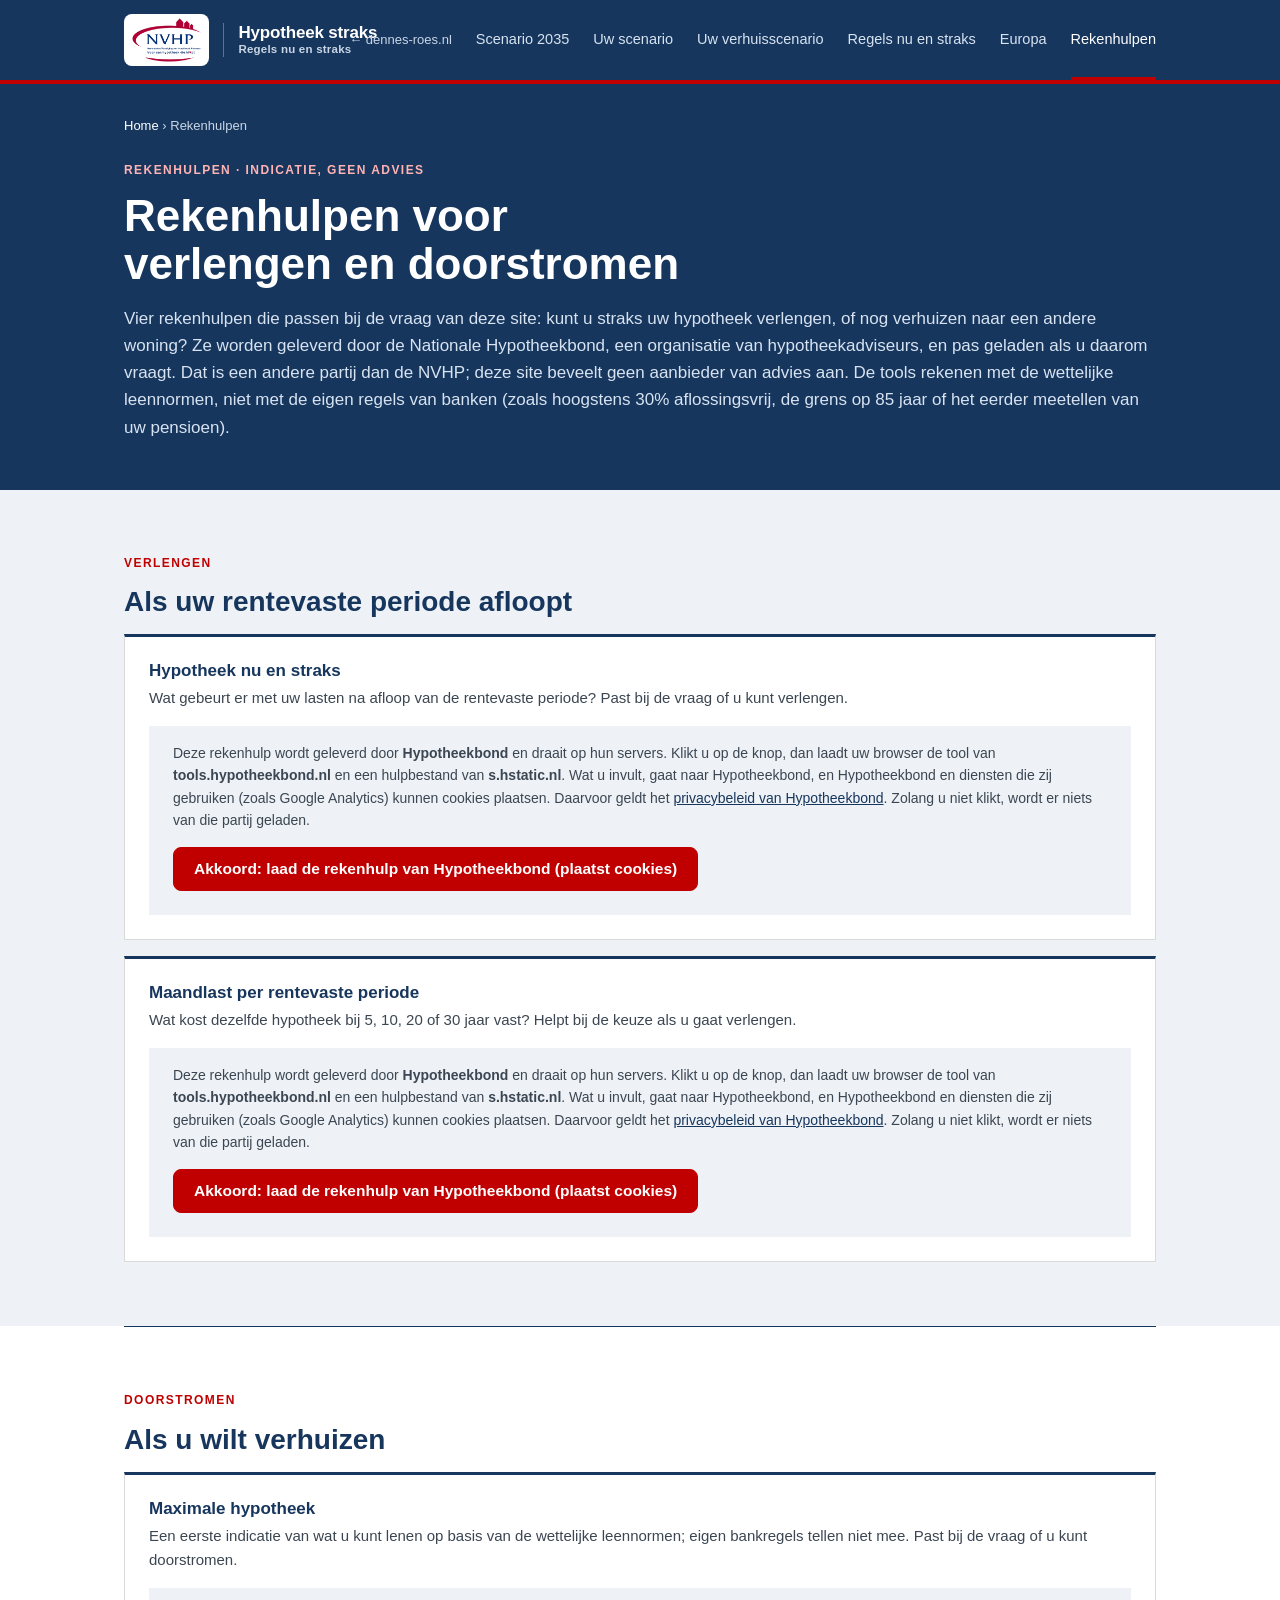
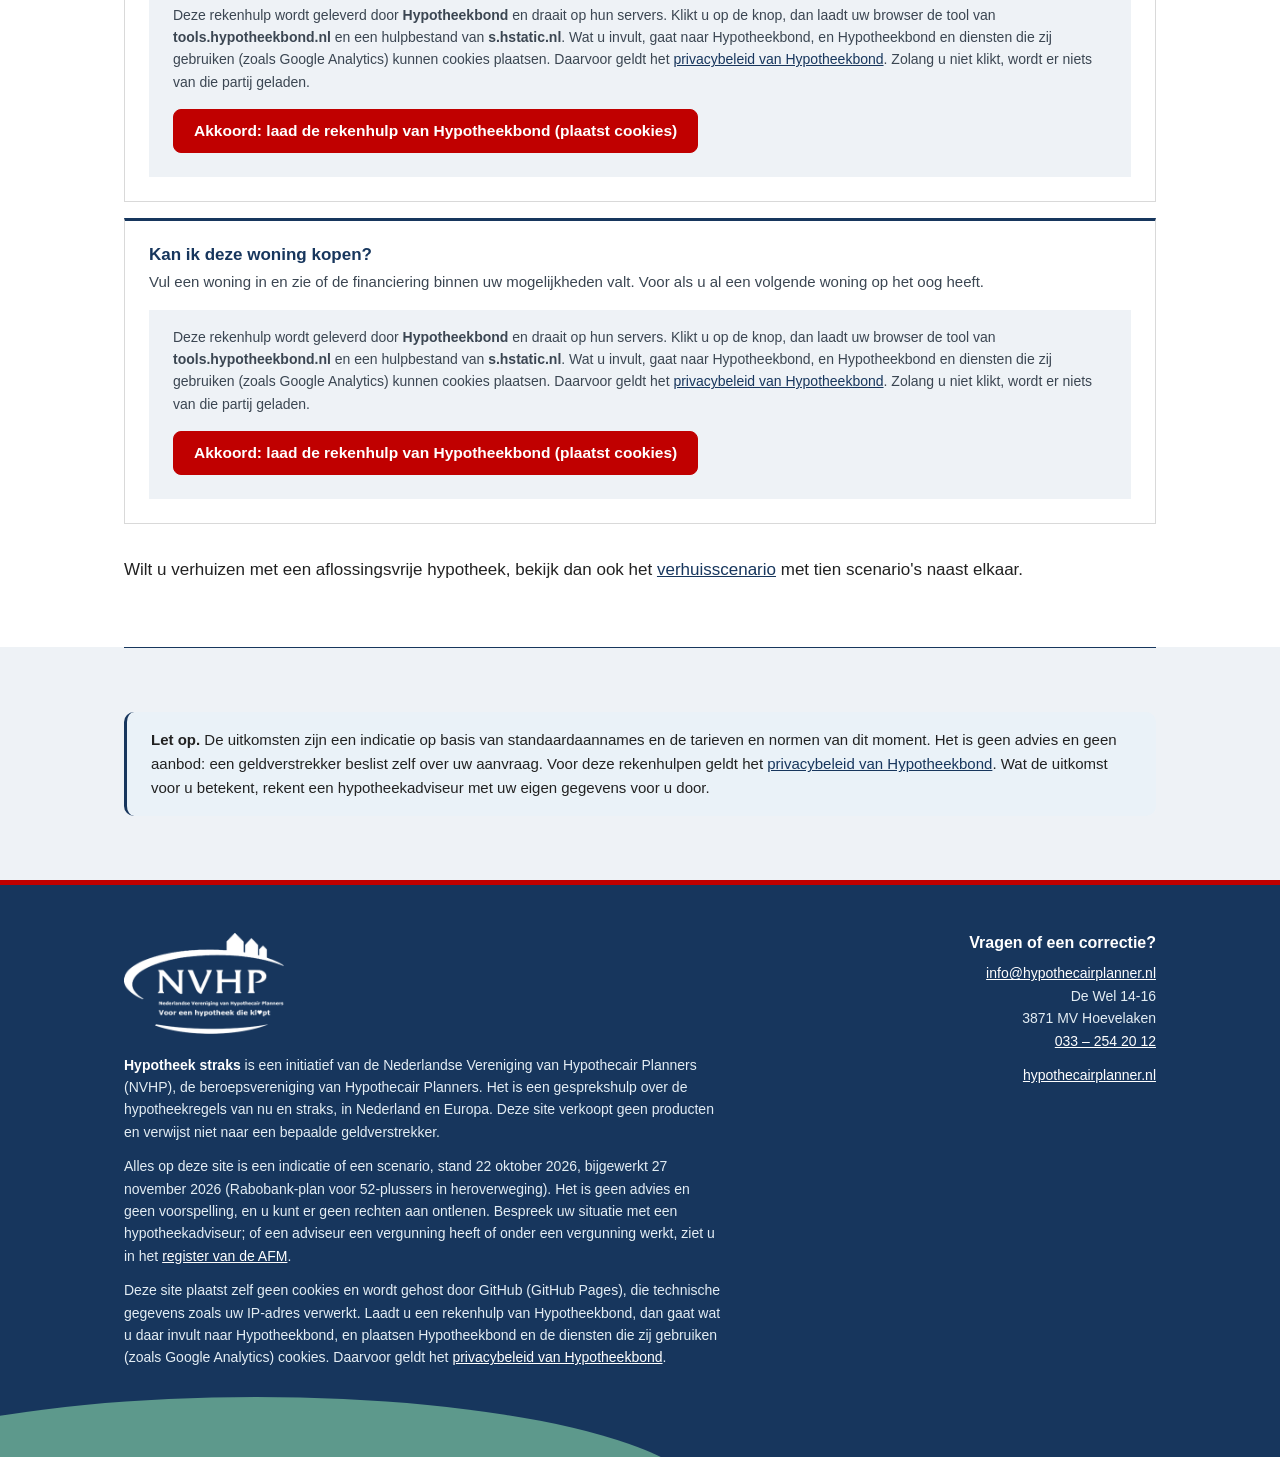
<file: hypotheek-straks/rekenhulpen.html>
<!DOCTYPE html>
<html lang="nl">
<head>
<meta charset="utf-8">
<meta name="viewport" content="width=device-width, initial-scale=1">
<title>Rekenhulpen voor verlengen en doorstromen — Hypotheek straks</title>
<meta name="description" content="Vier rekenhulpen van Hypotheekbond: hypotheek nu en straks, maandlast per rentevaste periode, maximale hypotheek en kan ik deze woning kopen.">
<meta name="robots" content="index, follow, max-image-preview:large, max-snippet:-1, max-video-preview:-1">
<link rel="canonical" href="https://dennes-roes.nl/hypotheek-straks/rekenhulpen.html">
<link rel="icon" type="image/svg+xml" href="favicon.svg">
<link rel="icon" type="image/png" sizes="32x32" href="favicon-32.png">
<link rel="apple-touch-icon" href="apple-touch-icon.png">
<meta name="theme-color" content="#234765">
<meta property="og:type" content="website">
<meta property="og:locale" content="nl_NL">
<meta property="og:site_name" content="Hypotheek straks">
<meta property="og:title" content="Rekenhulpen voor verlengen en doorstromen — Hypotheek straks">
<meta property="og:description" content="Vier rekenhulpen van Hypotheekbond: hypotheek nu en straks, maandlast per rentevaste periode, maximale hypotheek en kan ik deze woning kopen.">
<meta property="og:url" content="https://dennes-roes.nl/hypotheek-straks/rekenhulpen.html">
<meta property="og:image" content="https://dennes-roes.nl/hypotheek-straks/og-hypotheek-straks.jpg">
<meta property="og:image:alt" content="Hypotheek straks: kan ik straks nog doorstromen of mijn hypotheek verlengen? Gesprekshulp, indicatie, geen advies">
<meta name="twitter:card" content="summary_large_image">
<meta name="twitter:title" content="Rekenhulpen voor verlengen en doorstromen — Hypotheek straks">
<meta name="twitter:description" content="Vier rekenhulpen van Hypotheekbond: hypotheek nu en straks, maandlast per rentevaste periode, maximale hypotheek en kan ik deze woning kopen.">
<meta name="twitter:image" content="https://dennes-roes.nl/hypotheek-straks/og-hypotheek-straks.jpg">
<meta name="language" content="nl-NL">
<style>
/* Hypotheek straks — stijl
   Eén laag: alles lijnt uit op de kolom van .wrap en op een vaste maatschaal (4, 8, 12, 16, 24, 32, 48, 64). */

:root{
  /* NVHP-huisstijl: navy, lichtblauwe vlakken, groen en rood alleen als accent zonder tekst */
  --primary:#234765; --primary-l:#2f5f86; --ink:#1d2329; --accent:#80c7a4; --rood:#b00038;
  --bg:#f4f9fc; --tint:#eef8fd; --surface:#fff; --text:#2b3038; --text-l:#4b525c; --muted:#5f6870;
  --line:#d4e3ec; --rule:#234765; --focus:#2f5f86; --navy:#234765;
  --kolom:1080px; --rand:24px; --maat:none; --kop-h:80px; --kop-totaal:var(--kop-h);
}
*{box-sizing:border-box;margin:0;padding:0}
html{scroll-behavior:smooth;-webkit-text-size-adjust:100%}
/* De kop blijft bovenaan staan; een anker moet daar onderuit komen. */
/* Ankers en toetsenbordfocus komen onder de vaste kop uit, ook op mobiel. */
html{scroll-padding-top:calc(var(--kop-totaal) + 16px)}
:target,section[id],div[id].card,div[id].tool{scroll-margin-top:calc(var(--kop-totaal) + 16px)}
@media (prefers-reduced-motion:reduce){
  html{scroll-behavior:auto}
  *{transition:none!important;animation:none!important}
}
body{font-family:Inter,-apple-system,BlinkMacSystemFont,'Segoe UI',Roboto,'Helvetica Neue',Arial,sans-serif;
  color:var(--text);background:var(--surface);line-height:1.6;font-size:16px;-webkit-font-smoothing:antialiased}
.wrap{max-width:var(--kolom);margin:0 auto;padding:0 var(--rand)}
a{color:var(--primary)}
img{max-width:100%}
b,strong{font-weight:700}

/* zichtbare focus voor toetsenbordgebruik */
a:focus-visible,button:focus-visible,input:focus-visible,select:focus-visible,textarea:focus-visible,
summary:focus-visible,[tabindex]:focus-visible{outline:3px solid var(--focus);outline-offset:2px}

.skip{position:absolute;left:-9999px;top:0;background:#fff;color:var(--primary);padding:12px 16px;z-index:300;font-weight:700}
.skip:focus{left:0}
.visually-hidden{position:absolute;width:1px;height:1px;overflow:hidden;clip:rect(0 0 0 0);white-space:nowrap}

/* ---- typografie ---- */
h1,h2,h3{color:var(--ink);letter-spacing:-.02em;line-height:1.2;text-wrap:balance}
h1{font-size:40px;font-weight:800;letter-spacing:-.03em;line-height:1.1}
h2{font-size:28px;font-weight:800;margin-bottom:16px}
h3{font-size:17px;font-weight:700;margin-bottom:8px}
.eyebrow{font-size:12px;letter-spacing:.1em;text-transform:uppercase;color:var(--primary);font-weight:700;margin-bottom:12px}
.sub{font-size:16px;color:var(--text-l);max-width:var(--maat);margin-bottom:32px}
.prose{max-width:var(--maat)}
.prose p{margin-bottom:16px;color:var(--text-l)}
.prose ul,.prose ol{margin:0 0 16px 20px;color:var(--text-l)}
.prose li{margin-bottom:8px}
.prose h3{margin-top:32px}
.prose > :first-child{margin-top:0}
.prose > :last-child{margin-bottom:0}
.hint{font-size:13px;color:var(--muted);margin-top:4px}

/* ---- knoppen ---- */
.btn{display:inline-flex;align-items:center;justify-content:center;gap:8px;min-height:44px;padding:10px 20px;
  background:var(--primary);color:#fff!important;border:1px solid var(--primary);border-radius:2px;
  font-family:inherit;font-size:14px;font-weight:600;line-height:1.3;text-align:center;text-decoration:none;cursor:pointer}
.btn:hover{background:var(--primary-l);border-color:var(--primary-l)}
.btn.ghost{background:#fff;color:var(--ink)!important;border-color:var(--rule)}
.btn.ghost:hover{background:var(--bg)}
.btn[disabled]{opacity:.55;cursor:default}
.hero-cta{display:flex;flex-wrap:wrap;gap:12px}

/* ---- kop van de site ---- */
.site-kop{position:sticky;top:0;z-index:50;background:rgba(255,255,255,.97);border-bottom:1px solid var(--line)}
.site-kop .wrap{display:flex;align-items:center;justify-content:space-between;gap:24px;min-height:var(--kop-h)}
.logo{display:flex;align-items:center;gap:14px;color:var(--ink);text-decoration:none;white-space:nowrap}
.logo img{display:block;height:56px;width:auto}
.logo-naam{font-weight:800;font-size:17px;letter-spacing:-.01em;color:var(--primary);line-height:1.2;
  padding-left:14px;border-left:1px solid var(--line)}
.logo-naam small{display:block;font-size:11.5px;font-weight:600;letter-spacing:.02em;color:var(--muted)}
.site-nav{display:flex;gap:24px}
.site-nav a{display:flex;align-items:center;min-height:var(--kop-h);color:var(--text);text-decoration:none;
  font-size:14.5px;font-weight:500;white-space:nowrap;box-shadow:inset 0 -2px 0 transparent}
.site-nav a:hover{color:var(--primary)}
.site-nav a[aria-current="page"]{color:var(--primary);box-shadow:inset 0 -2px 0 var(--primary)}
@media (max-width:980px){
  :root{--kop-h:52px;--kop-totaal:108px}
  .site-kop .wrap{flex-direction:column;align-items:stretch;gap:0;padding-top:12px}
  .logo img{height:40px}
  .logo-naam{font-size:15px}
  /* Op een smal scherm één regel die opzij schuift, zodat de kop laag blijft. */
  .site-nav{position:relative;gap:20px;overflow-x:auto;scrollbar-width:none;margin:0 calc(-1 * var(--rand));padding:0 48px 0 var(--rand);
    -webkit-mask-image:linear-gradient(90deg,#000 85%,transparent);mask-image:linear-gradient(90deg,#000 85%,transparent)}
  .site-nav::-webkit-scrollbar{display:none}
  .site-nav a{min-height:44px;font-size:14px}
}

/* ---- paginakop ---- */
header.pagehead{border-bottom:1px solid var(--rule);padding:32px 0 48px}
header.pagehead h1{max-width:24ch;margin-bottom:16px}
header.pagehead p{color:var(--text-l);font-size:17px;max-width:var(--maat)}
header.pagehead .crumbs{font-size:13px;color:var(--muted);margin-bottom:24px}
.crumbs a{color:var(--primary);text-decoration:none}
.crumbs a:hover{text-decoration:underline}

/* ---- secties: wit, gescheiden door een donkere lijn binnen de kolom ---- */
section{padding:64px 0}
main > section + section{padding-top:0}
main > section + section > .wrap::before{content:"";display:block;border-top:1px solid var(--rule);margin-bottom:64px}
/* Vaste afstand tussen de blokken in een sectie, in plaats van losse marges per blok. */
.wrap > :is(.note,.prose,.tabelwrap,.cards,.tool,.hero-cta,.sk-agenda) + :is(.note,.prose,.tabelwrap,.cards,.tool,.hero-cta,p,h3){margin-top:32px}
.wrap > .tool + .tool{margin-top:16px}

/* ---- kaarten: een raster met vaste tussenruimte; een losse laatste kaart laat geen leeg vak achter ---- */
.cards{display:grid;grid-template-columns:repeat(auto-fill,minmax(300px,1fr));gap:16px}
.card{background:#fff;border:1px solid var(--line);border-top:3px solid var(--primary);padding:24px}
.card h3{margin-bottom:8px}
.card p,.card ul{font-size:14.5px;color:var(--text-l)}
.card p + p{margin-top:8px}
.card ul{margin:8px 0 0 18px}
.card li{margin-bottom:4px}
.card :is(p,ul) .zeker{vertical-align:1px}
.card .zeker-rij{margin:0 0 12px}

/* ---- opvallend blok ---- */
.note{background:var(--tint);border-left:3px solid var(--primary);padding:16px 24px;font-size:15px;color:var(--text);
  max-width:none}
.note p + p{margin-top:8px}

/* ---- tabellen ---- */
.tabelwrap{overflow-x:auto;-webkit-overflow-scrolling:touch}
.tbl{width:100%;border-collapse:collapse;font-size:15px;background:#fff;border:1px solid var(--line)}
.tbl caption{text-align:left;font-size:13px;color:var(--muted);padding:0 0 8px}
.tbl th,.tbl td{padding:12px 16px;border-bottom:1px solid var(--line);vertical-align:top;text-align:left}
.tbl thead th{background:var(--bg);color:var(--ink);font-size:13px;font-weight:700;border-bottom-color:var(--rule)}
.tbl tbody th{font-weight:600;color:var(--ink)}
.tbl tr:last-child td,.tbl tr:last-child th{border-bottom:none}
.tbl td.num{white-space:nowrap;font-variant-numeric:tabular-nums}
.tbl td.groep{background:var(--primary);color:#fff;font-weight:700;font-size:12px;letter-spacing:.06em;
  text-transform:uppercase;padding:8px 16px}
.regels tbody th{background:#fff;font-size:15px;min-width:180px}
@media (max-width:620px){
  .tabelwrap .tbl{min-width:480px}
  .tabelwrap .tbl th,.tabelwrap .tbl td{padding:10px 12px;font-size:14.5px}
  /* De regeltabel wordt op een smal scherm een lijst per onderwerp. */
  .tabelwrap .tbl.regels{min-width:0}
  .regels thead{display:none}
  .regels tr{display:block;border-bottom:1px solid var(--line)}
  .regels tbody th,.regels td{display:block;border:0;padding:4px 16px}
  .tabelwrap .regels tbody th{padding-top:16px;font-size:16px}
  .regels td:last-child{padding-bottom:16px}
  .regels td[data-label]::before{content:attr(data-label);display:block;font-size:11.5px;font-weight:700;
    letter-spacing:.05em;text-transform:uppercase;color:var(--muted)}
  .tabelwrap .regels td.groep{padding:8px 16px}
}

/* ---- zekerheidslabels ---- */
.zeker{display:inline-block;font-size:12px;font-weight:700;letter-spacing:.03em;line-height:1.5;padding:2px 8px;
  border-radius:2px;white-space:nowrap}
.zeker.b{background:var(--ink);color:#fff}
.zeker.w{background:#3e6f96;color:#fff}
.zeker.m{background:#fff;color:var(--ink);box-shadow:inset 0 0 0 1px var(--rule)}

/* ---- formulieren ---- */
.field{margin-bottom:16px}
label{display:block;font-size:14px;font-weight:600;color:var(--ink);margin-bottom:4px}
input,textarea,select{width:100%;min-height:42px;padding:8px 12px;border:1px solid #9aa3ae;border-radius:2px;
  font-family:inherit;font-size:15px;color:var(--text);background:#fff}
input:focus,textarea:focus,select:focus{border-color:var(--primary)}
input[type=checkbox],input[type=radio]{width:auto;min-height:0;padding:0;accent-color:var(--primary)}

/* ---- rekenhulpen van Hypotheekbond ---- */
.tool{background:#fff;border:1px solid var(--line);border-top:3px solid var(--primary);padding:24px}
.tool h3{margin-bottom:4px}
.tool > p{font-size:15px;color:var(--text-l);margin-bottom:16px;max-width:var(--maat)}
.tool iframe{display:block;width:100%;min-height:820px;border:0}
.tool-laden{background:var(--bg);padding:16px 24px 24px}
.tool-uitleg{font-size:14px;color:var(--text-l);margin-bottom:16px;max-width:var(--maat)}
@media (max-width:700px){
  .tool{padding:20px 16px}
  .tool-laden{padding:16px}
  .tool iframe{min-height:900px}
}

/* ---- scenariokiezer ---- */
.sk-raster{display:grid;grid-template-columns:300px minmax(0,1fr);gap:32px;align-items:start}
.sk-invoer{border:1px solid var(--line);border-top:3px solid var(--primary);padding:24px;background:var(--bg);
  position:sticky;top:calc(var(--kop-h) + 24px)}
.sk-invoer h2,.sk-titel{font-size:20px;margin-bottom:16px}
/* De titel boven de uitkomst staat op dezelfde hoogte als "Uw situatie" in het invoerblok. */
.sk-titel{padding-top:27px}
.sk-invoer .field{margin-bottom:12px}
.sk-invoer h3{font-size:15px;margin:20px 0 4px;padding-top:16px;border-top:1px solid var(--line)}
.sk-invoer h3 + .hint{margin:0 0 12px}
/* Drie kaarten met dezelfde rijen; subgrid houdt elke rij in de drie kaarten op gelijke hoogte. */
.sk-uitkomst{display:grid;grid-template-columns:repeat(3,minmax(0,1fr));column-gap:16px}
.sk-kaart{display:grid;grid-row:span 15;grid-template-rows:subgrid;row-gap:0;border:1px solid var(--line);
  border-top:3px solid var(--line);padding:0 20px 20px;background:#fff;min-width:0}
.sk-kaart.gekozen{background:var(--tint);border-color:#b9cbe3;border-top-color:var(--primary)}
.sk-lijst{display:contents}
.sk-kop{padding:20px 0 4px}
.sk-kop .zeker{font-size:14px;padding:4px 12px}
.sk-groep{font-size:11.5px;font-weight:700;letter-spacing:.06em;text-transform:uppercase;color:var(--primary);
  padding:16px 0 6px;border-bottom:1px solid var(--rule);align-self:end}
.sk-rij{padding:8px 0;border-bottom:1px solid var(--line)}
.sk-rij dt{font-size:12.5px;color:var(--muted);line-height:1.4}
.sk-rij dd{font-size:15px;color:var(--ink);font-weight:600;line-height:1.35;font-variant-numeric:tabular-nums}
.sk-rij.groot dd{font-size:24px;font-weight:800;letter-spacing:-.02em}
.sk-rij small{font-size:12.5px;font-weight:600;color:var(--text-l);margin-left:4px;letter-spacing:0}
.sk-signalen{margin:8px 0 16px 18px;font-size:13.5px;color:var(--text)}
.sk-signalen li{margin-bottom:8px}
.sk-kaart .btn{width:100%;align-self:end}
@supports not (grid-template-rows:subgrid){ .sk-kaart{display:flex;flex-direction:column} .sk-groep{align-self:stretch} .sk-kaart .btn{margin-top:auto;align-self:stretch} }
.sk-acties{display:flex;flex-wrap:wrap;gap:12px;align-items:center;margin-top:16px}
.sk-acties .hint{margin:0}
.sk-agenda{margin-top:32px;border:1px solid var(--line);border-top:3px solid var(--primary);padding:24px}
.sk-agenda h2{font-size:22px}
.sk-agenda ol{margin:0 0 0 20px;max-width:var(--maat)}
.sk-agenda li{margin-bottom:8px;font-size:15px}
.sk-agenda .hero-cta{margin-top:24px}
.sk-naar{display:none;margin-top:8px}
@media (max-width:1100px){
  .sk-uitkomst{grid-template-columns:1fr;row-gap:16px}
  .sk-kaart{display:flex;flex-direction:column}
  .sk-groep{align-self:stretch}
  .sk-kaart .btn{width:auto;align-self:flex-start;margin-top:8px}
}
@media (max-width:860px){
  .sk-raster{grid-template-columns:1fr}
  .sk-invoer{position:static}
  .sk-titel{padding-top:0}
  .sk-naar{display:block}
}
@media print{ .sk-invoer,.sk-kaart .btn,.sk-acties{display:none} }

/* ---- voet ---- */
.site-voet{position:relative;overflow:hidden;background:var(--navy);color:#e3edf4;padding:48px 0 88px;font-size:14px}
.site-voet::after{content:"";position:absolute;left:-15%;bottom:-150px;width:70%;height:210px;border-radius:50%;
  background:#6aab95;opacity:.85;pointer-events:none}
.site-voet .wrap{position:relative;z-index:1}
.voet-raster{display:grid;grid-template-columns:minmax(0,1.6fr) minmax(0,1fr);gap:32px 56px}
.voet-logo{display:block;width:160px;height:auto;margin-bottom:20px}
.site-voet a{color:#fff}
.site-voet p{margin-bottom:12px;max-width:var(--maat)}
.site-voet p:last-child{margin-bottom:0}
.site-voet b{color:#fff}
.site-voet h2{font-size:16px;font-weight:700;color:#fff;letter-spacing:0;margin:0 0 10px}
.voet-contact{text-align:right}
@media (max-width:780px){ .voet-raster{grid-template-columns:1fr} .voet-contact{text-align:left} }

/* ---- smalle schermen ---- */
@media (max-width:780px){
  :root{--rand:20px}
  h1{font-size:30px}
  h2{font-size:24px}
  header.pagehead{padding:24px 0 40px}
  header.pagehead p{font-size:16px}
  header.pagehead .crumbs{margin-bottom:16px}
  section{padding:48px 0}
  main > section + section > .wrap::before{margin-bottom:48px}
  .cards{grid-template-columns:1fr}
  .card,.sk-invoer,.sk-agenda{padding:20px}
}

@media print{
  .site-kop,.hero-cta,.skip{display:none}
  body{font-size:11pt}
  a{color:var(--text);text-decoration:none}
  section{padding:24px 0}
  main > section + section > .wrap::before{margin-bottom:24px}
}
</style>
<script type="application/ld+json">{
 "@context": "https://schema.org",
 "@graph": [
  {
   "@type": "WebSite",
   "@id": "https://dennes-roes.nl/hypotheek-straks/#website",
   "url": "https://dennes-roes.nl/hypotheek-straks/",
   "name": "Kan ik straks nog doorstromen of mijn hypotheek verlengen?",
   "inLanguage": "nl",
   "publisher": {
    "@id": "https://dennes-roes.nl/hypotheek-straks/#site"
   },
   "isPartOf": {
    "@type": "WebSite",
    "@id": "https://dennes-roes.nl/#website",
    "name": "ECB-beleid hypotheken gewijzigd",
    "url": "https://dennes-roes.nl/"
   }
  },
  {
   "@type": "Organization",
   "@id": "https://dennes-roes.nl/hypotheek-straks/#site",
   "name": "Nederlandse Vereniging van Hypothecair Planners (NVHP)",
   "alternateName": "NVHP",
   "url": "https://www.hypothecairplanner.nl/",
   "email": "info@hypothecairplanner.nl",
   "telephone": "+31332542012",
   "address": {
    "@type": "PostalAddress",
    "streetAddress": "De Wel 14-16",
    "postalCode": "3871 MV",
    "addressLocality": "Hoevelaken",
    "addressCountry": "NL"
   }
  },
  {
   "@type": "WebPage",
   "@id": "https://dennes-roes.nl/hypotheek-straks/rekenhulpen.html#pagina",
   "url": "https://dennes-roes.nl/hypotheek-straks/rekenhulpen.html",
   "name": "Rekenhulpen voor verlengen en doorstromen — Hypotheek straks",
   "description": "Vier rekenhulpen van Hypotheekbond: hypotheek nu en straks, maandlast per rentevaste periode, maximale hypotheek en kan ik deze woning kopen.",
   "inLanguage": "nl",
   "datePublished": "2026-10-19",
   "dateModified": "2026-11-27",
   "isPartOf": {
    "@id": "https://dennes-roes.nl/hypotheek-straks/#website"
   },
   "publisher": {
    "@id": "https://dennes-roes.nl/hypotheek-straks/#site"
   },
   "breadcrumb": {
    "@type": "BreadcrumbList",
    "itemListElement": [
     {
      "@type": "ListItem",
      "position": 1,
      "name": "ECB-beleid hypotheken gewijzigd",
      "item": "https://dennes-roes.nl/"
     },
     {
      "@type": "ListItem",
      "position": 2,
      "name": "Hypotheek straks",
      "item": "https://dennes-roes.nl/hypotheek-straks/"
     },
     {
      "@type": "ListItem",
      "position": 3,
      "name": "Rekenhulpen",
      "item": "https://dennes-roes.nl/hypotheek-straks/rekenhulpen.html"
     }
    ]
   },
   "image": "https://dennes-roes.nl/hypotheek-straks/og-hypotheek-straks.jpg",
   "primaryImageOfPage": "https://dennes-roes.nl/hypotheek-straks/og-hypotheek-straks.jpg",
   "about": [
    {
     "@type": "Thing",
     "name": "Hypotheekregels nu en straks: doorstromen, verlengen en aflossingsvrij"
    },
    {
     "@type": "Thing",
     "name": "ECB-beleid hypotheken",
     "sameAs": "https://nl.wikipedia.org/wiki/Europese_Centrale_Bank"
    }
   ],
   "audience": {
    "@type": "PeopleAudience",
    "audienceType": "Huiseigenaren met een hypotheek, vooral 50-plussers"
   }
  }
 ]
}</script>
<link rel="stylesheet" href="dennes-design.css">
<meta name="color-scheme" content="only light">
</head>
<body>
<a class="skip" href="#main">Naar de hoofdinhoud</a>
<header class="site-kop">
  <div class="wrap">
    <a href="index.html" class="logo"><img src="nvhp-logo.png" alt="NVHP" width="88" height="56"><span class="logo-naam">Hypotheek straks<small>Regels nu en straks</small></span></a>
    <a class="dr-back" href="../index.html">← dennes-roes.nl</a>
    <nav class="site-nav" aria-label="Hoofdmenu"><a href="index.html">Scenario 2035</a><a href="mijn-scenario.html">Uw scenario</a><a href="verhuisscenario.html">Uw verhuisscenario</a><a href="regels.html">Regels nu en straks</a><a href="europa.html">Europa</a><a href="rekenhulpen.html" aria-current="page">Rekenhulpen</a></nav><script>/* Op een smal scherm schuift het menu naar de actieve pagina. */(function(){var a=document.querySelector(".site-nav [aria-current]");if(a){var n=a.parentNode;if(n.scrollWidth>n.clientWidth)n.scrollLeft=a.offsetLeft-24;}})();</script>
  </div>
</header>

<main id="main">

<header class="pagehead">
  <div class="wrap">
    <p class="crumbs"><a href="index.html">Home</a> &rsaquo; Rekenhulpen</p>
    <div class="eyebrow">Rekenhulpen &middot; indicatie, geen advies</div>
    <h1>Rekenhulpen voor verlengen en doorstromen</h1>
    <p>Vier rekenhulpen die passen bij de vraag van deze site: kunt u straks uw hypotheek verlengen, of nog verhuizen
       naar een andere woning? Ze worden geleverd door de Nationale Hypotheekbond, een organisatie van hypotheekadviseurs, en pas geladen als u
       daarom vraagt. Dat is een andere partij dan de NVHP; deze site beveelt geen aanbieder van advies aan. De tools
       rekenen met de wettelijke leennormen, niet met de eigen regels van banken (zoals hoogstens 30% aflossingsvrij,
       de grens op 85 jaar of het eerder meetellen van uw pensioen).</p>
  </div>
</header>

<section id="verlengen">
  <div class="wrap">
    <div class="eyebrow">Verlengen</div>
    <h2>Als uw rentevaste periode afloopt</h2>
    <div class="tool" id="hypotheek-nu-en-straks">
      <h3>Hypotheek nu en straks</h3>
      <p>Wat gebeurt er met uw lasten na afloop van de rentevaste periode? Past bij de vraag of u kunt verlengen.</p>
      <div class="tool-laden">
        <p class="tool-uitleg">Deze rekenhulp wordt geleverd door <b>Hypotheekbond</b> en draait op hun servers. Klikt u op
           de knop, dan laadt uw browser de tool van <b>tools.hypotheekbond.nl</b> en een hulpbestand van <b>s.hstatic.nl</b>.
           Wat u invult, gaat naar Hypotheekbond, en Hypotheekbond en diensten die zij gebruiken (zoals Google Analytics)
           kunnen cookies plaatsen. Daarvoor geldt het <a href="https://www.hypotheekbond.nl/privacy/" target="_blank" rel="noopener">privacybeleid van Hypotheekbond</a>. Zolang u niet klikt, wordt er niets
           van die partij geladen.</p>
        <button class="btn" type="button" data-tool-start data-src="https://091426e9-5cfa-4fca-ac40-9d7c088e2233.tools.hypotheekbond.nl/hns" data-titel="Hypotheek nu en straks">Akkoord: laad de rekenhulp van Hypotheekbond (plaatst cookies)</button>
      </div>
    </div>
    <div class="tool" id="maandlast-per-rentevaste-periode">
      <h3>Maandlast per rentevaste periode</h3>
      <p>Wat kost dezelfde hypotheek bij 5, 10, 20 of 30 jaar vast? Helpt bij de keuze als u gaat verlengen.</p>
      <div class="tool-laden">
        <p class="tool-uitleg">Deze rekenhulp wordt geleverd door <b>Hypotheekbond</b> en draait op hun servers. Klikt u op
           de knop, dan laadt uw browser de tool van <b>tools.hypotheekbond.nl</b> en een hulpbestand van <b>s.hstatic.nl</b>.
           Wat u invult, gaat naar Hypotheekbond, en Hypotheekbond en diensten die zij gebruiken (zoals Google Analytics)
           kunnen cookies plaatsen. Daarvoor geldt het <a href="https://www.hypotheekbond.nl/privacy/" target="_blank" rel="noopener">privacybeleid van Hypotheekbond</a>. Zolang u niet klikt, wordt er niets
           van die partij geladen.</p>
        <button class="btn" type="button" data-tool-start data-src="https://72189f23-aecd-4f66-be84-7d2f2f9c1fce.tools.hypotheekbond.nl/looptijdrente" data-titel="Maandlast per rentevaste periode">Akkoord: laad de rekenhulp van Hypotheekbond (plaatst cookies)</button>
      </div>
    </div>
  </div>
</section>

<section class="alt" id="doorstromen">
  <div class="wrap">
    <div class="eyebrow">Doorstromen</div>
    <h2>Als u wilt verhuizen</h2>
    <div class="tool" id="maximale-hypotheek">
      <h3>Maximale hypotheek</h3>
      <p>Een eerste indicatie van wat u kunt lenen op basis van de wettelijke leennormen; eigen bankregels tellen niet mee. Past bij de vraag of u kunt doorstromen.</p>
      <div class="tool-laden">
        <p class="tool-uitleg">Deze rekenhulp wordt geleverd door <b>Hypotheekbond</b> en draait op hun servers. Klikt u op
           de knop, dan laadt uw browser de tool van <b>tools.hypotheekbond.nl</b> en een hulpbestand van <b>s.hstatic.nl</b>.
           Wat u invult, gaat naar Hypotheekbond, en Hypotheekbond en diensten die zij gebruiken (zoals Google Analytics)
           kunnen cookies plaatsen. Daarvoor geldt het <a href="https://www.hypotheekbond.nl/privacy/" target="_blank" rel="noopener">privacybeleid van Hypotheekbond</a>. Zolang u niet klikt, wordt er niets
           van die partij geladen.</p>
        <button class="btn" type="button" data-tool-start data-src="https://6199073b-9be6-4888-b2bd-54f1625f9d88.tools.hypotheekbond.nl/maxmortgage" data-titel="Maximale hypotheek">Akkoord: laad de rekenhulp van Hypotheekbond (plaatst cookies)</button>
      </div>
    </div>
    <div class="tool" id="kan-ik-deze-woning-kopen">
      <h3>Kan ik deze woning kopen?</h3>
      <p>Vul een woning in en zie of de financiering binnen uw mogelijkheden valt. Voor als u al een volgende woning op het oog heeft.</p>
      <div class="tool-laden">
        <p class="tool-uitleg">Deze rekenhulp wordt geleverd door <b>Hypotheekbond</b> en draait op hun servers. Klikt u op
           de knop, dan laadt uw browser de tool van <b>tools.hypotheekbond.nl</b> en een hulpbestand van <b>s.hstatic.nl</b>.
           Wat u invult, gaat naar Hypotheekbond, en Hypotheekbond en diensten die zij gebruiken (zoals Google Analytics)
           kunnen cookies plaatsen. Daarvoor geldt het <a href="https://www.hypotheekbond.nl/privacy/" target="_blank" rel="noopener">privacybeleid van Hypotheekbond</a>. Zolang u niet klikt, wordt er niets
           van die partij geladen.</p>
        <button class="btn" type="button" data-tool-start data-src="https://16ca0bc6-6452-4a1d-a31d-8bba9e4b3694.tools.hypotheekbond.nl/kidwk" data-titel="Kan ik deze woning kopen?">Akkoord: laad de rekenhulp van Hypotheekbond (plaatst cookies)</button>
      </div>
    </div>
    <p>Wilt u verhuizen met een aflossingsvrije hypotheek, bekijk dan ook het
       <a href="verhuisscenario.html">verhuisscenario</a> met tien scenario&#39;s naast elkaar.</p>
  </div>
</section>

<section id="let-op">
  <div class="wrap">
    <div class="note">
      <b>Let op.</b> De uitkomsten zijn een indicatie op basis van standaardaannames en de tarieven en normen van dit
      moment. Het is geen advies en geen aanbod: een geldverstrekker beslist zelf over uw aanvraag. Voor deze rekenhulpen
      geldt het <a href="https://www.hypotheekbond.nl/privacy/" target="_blank" rel="noopener">privacybeleid van Hypotheekbond</a>. Wat de uitkomst voor u betekent, rekent een hypotheekadviseur met uw eigen
      gegevens voor u door.
    </div>
  </div>
</section>

</main>

<footer class="site-voet">
  <div class="wrap voet-raster">
    <div>
      <img class="voet-logo" src="nvhp-logo-wit.png" alt="NVHP, Nederlandse Vereniging van Hypothecair Planners: voor een hypotheek die klopt" width="160" height="100">
      <p><b>Hypotheek straks</b> is een initiatief van de Nederlandse Vereniging van Hypothecair Planners (NVHP), de
         beroepsvereniging van Hypothecair Planners. Het is een gesprekshulp over de hypotheekregels van nu en straks, in
         Nederland en Europa. Deze site verkoopt geen producten en verwijst niet naar een bepaalde geldverstrekker.</p>
      <p>Alles op deze site is een indicatie of een scenario, stand 22 oktober 2026, bijgewerkt <time datetime="2026-11-27">27 november 2026</time> (Rabobank-plan voor 52-plussers in heroverweging). Het is geen advies en geen voorspelling,
         en u kunt er geen rechten aan ontlenen. Bespreek uw situatie met een hypotheekadviseur; of een adviseur een
         vergunning heeft of onder een vergunning werkt, ziet u in het <a href="https://www.afm.nl/nl-nl/sector/registers" target="_blank" rel="noopener">register van de AFM</a>.</p>
      <p>Deze site plaatst zelf geen cookies en wordt gehost door GitHub (GitHub Pages), die technische gegevens zoals uw IP-adres verwerkt. Laadt u een rekenhulp van Hypotheekbond, dan gaat wat u daar invult naar Hypotheekbond, en plaatsen Hypotheekbond en de diensten die zij gebruiken (zoals Google Analytics) cookies. Daarvoor geldt het <a href="https://www.hypotheekbond.nl/privacy/" target="_blank" rel="noopener">privacybeleid van Hypotheekbond</a>.</p>
    </div>
    <div class="voet-contact">
      <h2>Vragen of een correctie?</h2>
      <p><a href="mailto:info@hypothecairplanner.nl">info@hypothecairplanner.nl</a><br>De Wel 14-16<br>3871 MV Hoevelaken<br>
         <a href="tel:+31332542012">033&nbsp;&ndash;&nbsp;254&nbsp;20&nbsp;12</a></p>
      <p><a href="https://www.hypothecairplanner.nl/" target="_blank" rel="noopener">hypothecairplanner.nl</a></p>
    </div>
  </div>
</footer>

<script>
(function () {
  var resizerGeladen = false, wachtrij = [];
  function schaal(f) { if (window.iFrameResize) { try { window.iFrameResize({ checkOrigin: true, log: false }, f); } catch (e) {} } }
  function resizer(f) {
    if (resizerGeladen) { schaal(f); return; }
    wachtrij.push(f);
    if (wachtrij.length > 1) return;
    var s = document.createElement("script");
    s.src = "https://s.hstatic.nl/js/iframe/iframeResizer.min.js";
    s.onload = function () { resizerGeladen = true; wachtrij.forEach(function (x) { schaal(x); setTimeout(function () { schaal(x); }, 1200); }); };
    document.body.appendChild(s);
  }
  Array.prototype.forEach.call(document.querySelectorAll("[data-tool-start]"), function (knop) {
    knop.addEventListener("click", function () {
      var houder = knop.closest(".tool-laden");
      var f = document.createElement("iframe");
      f.title = knop.getAttribute("data-titel") || "Rekenhulp";
      f.setAttribute("scrolling", "no");
      f.setAttribute("referrerpolicy", "origin");
      f.src = knop.getAttribute("data-src");
      f.addEventListener("load", function () { resizer(f); });
      var hint = document.createElement("p");
      hint.className = "hint";
      hint.textContent = "Deze rekenhulp is geladen vanaf de servers van Hypotheekbond. Wat u invult, gaat naar die partij; daarvoor geldt het privacybeleid van Hypotheekbond.";
      houder.parentNode.replaceChild(f, houder);
      f.parentNode.appendChild(hint);
      f.focus();
    });
  });
})();
</script>
</body>
</html>
</file>
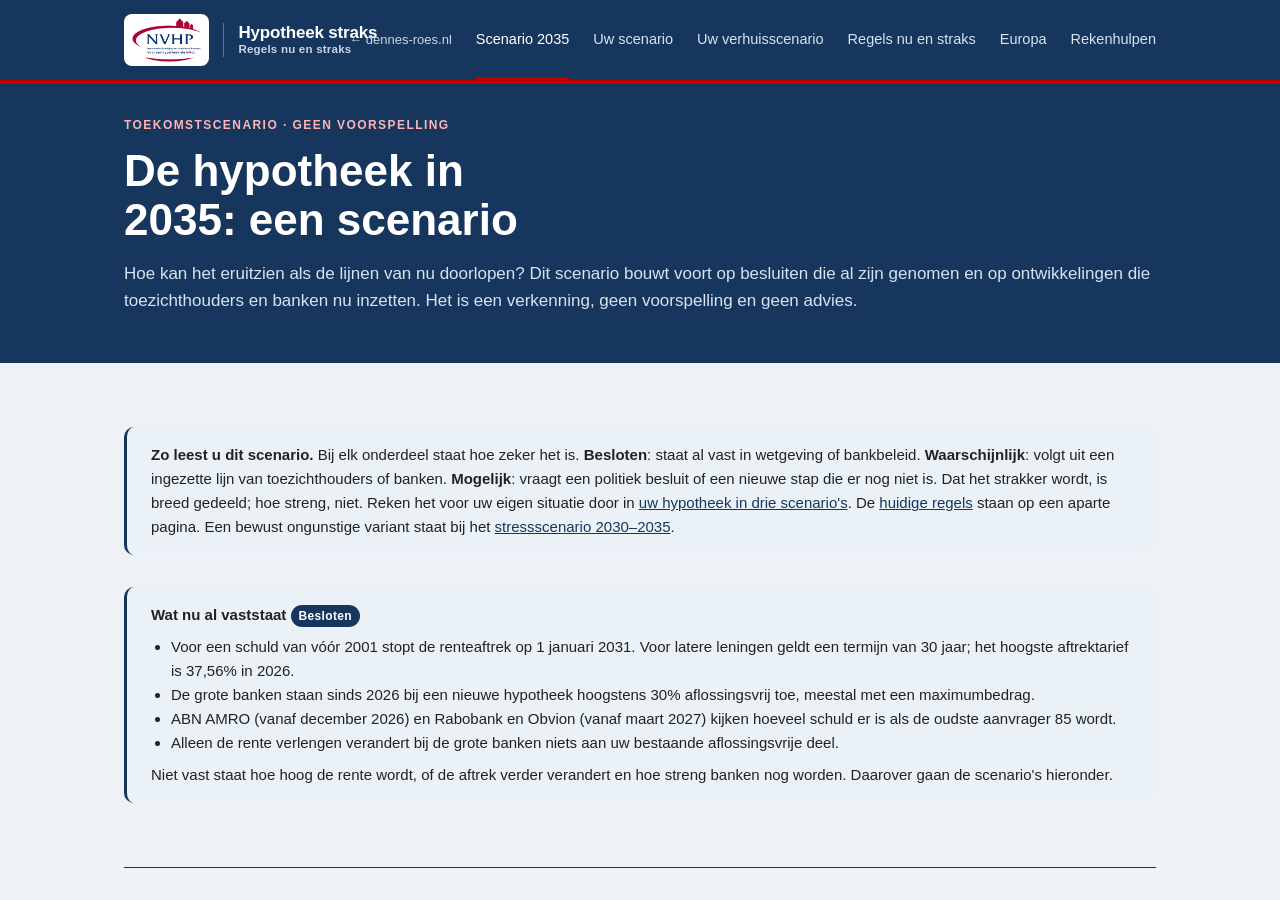
<file: hypotheek-straks/scenario-2035.html>
<!DOCTYPE html>
<html lang="nl">
<head>
<meta charset="utf-8">
<meta name="viewport" content="width=device-width, initial-scale=1">
<title>Scenario 2035 is verhuisd — Hypotheek straks</title>
<meta name="robots" content="noindex, follow">
<link rel="canonical" href="https://dennes-roes.nl/hypotheek-straks/">
<meta http-equiv="refresh" content="0; url=./">
<style>body{font-family:Inter,-apple-system,BlinkMacSystemFont,'Segoe UI',Roboto,Arial,sans-serif;color:#2b3038;background:#fff;margin:0;padding:48px 24px;line-height:1.6}a{color:#234765}</style>
</head>
<body>
<p>Het scenario 2035 staat nu op de <a href="./">homepage</a>.</p>
</body>
</html>
</file>
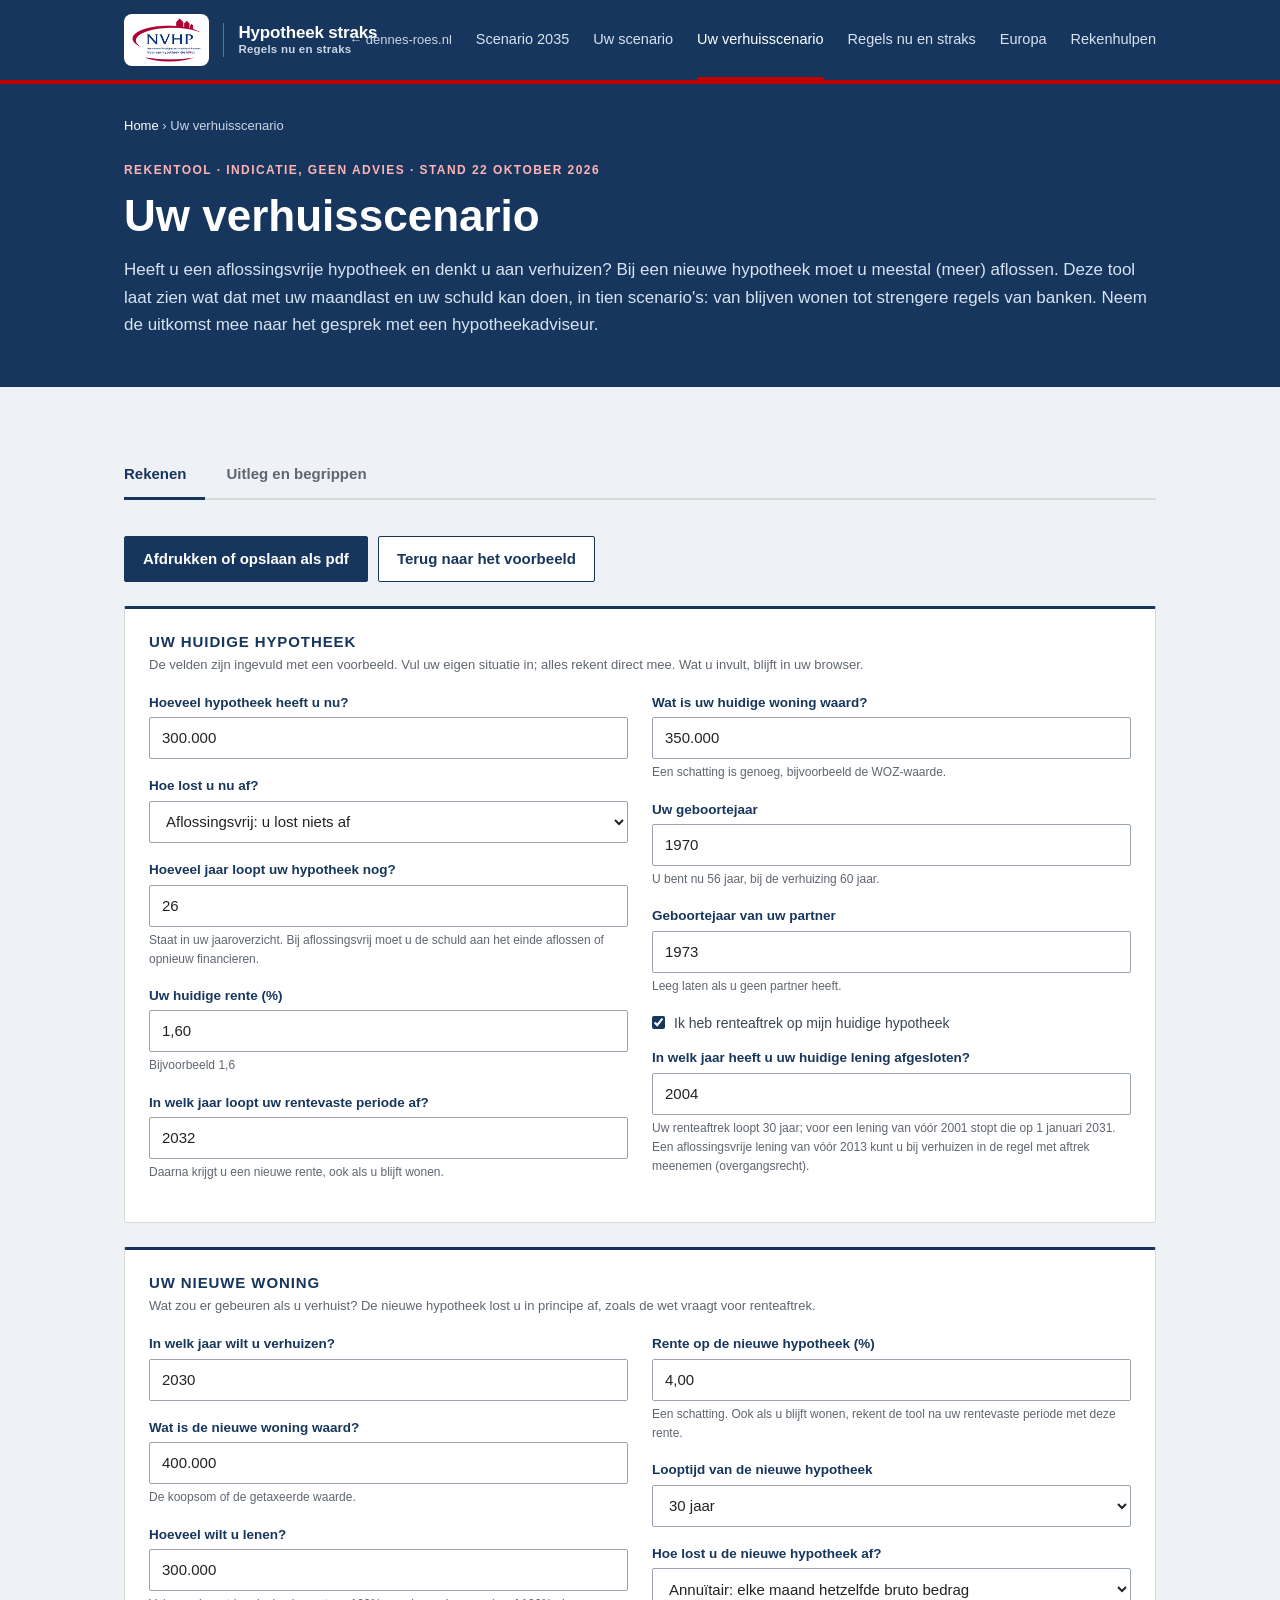
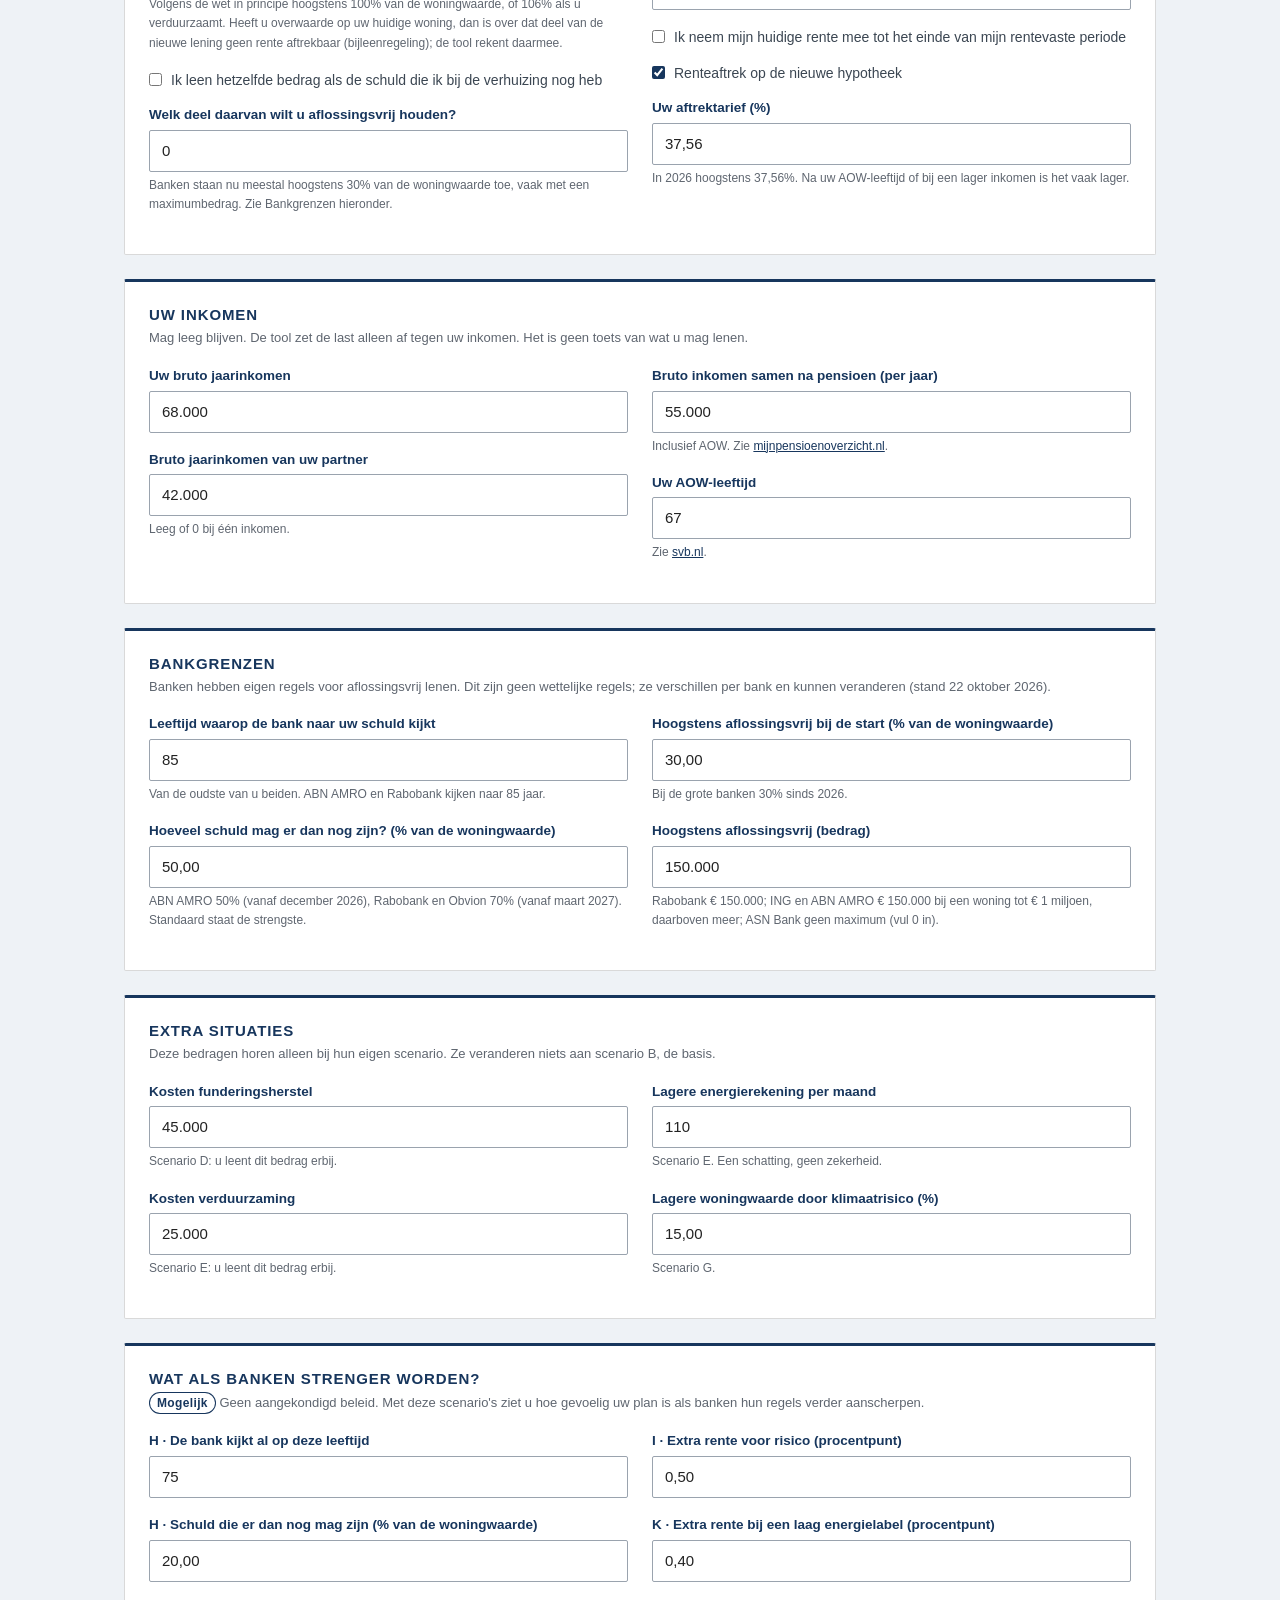
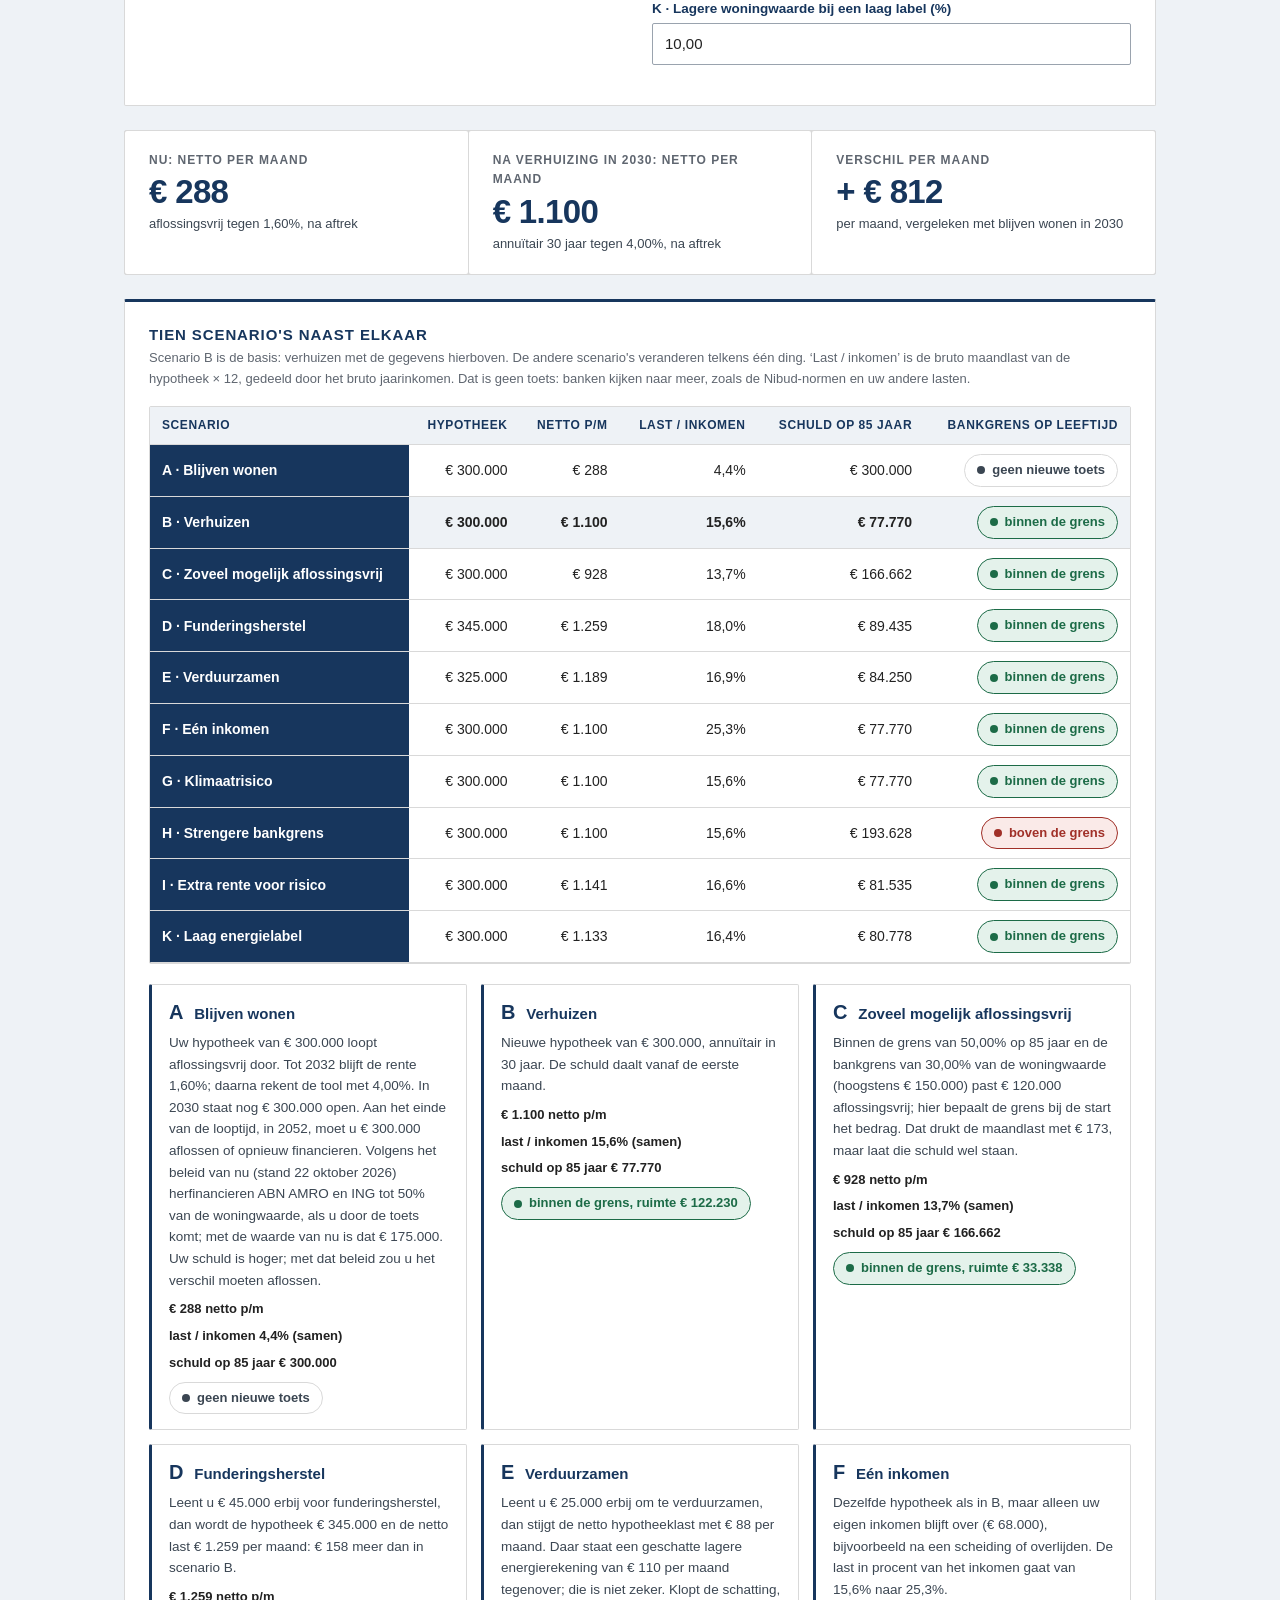
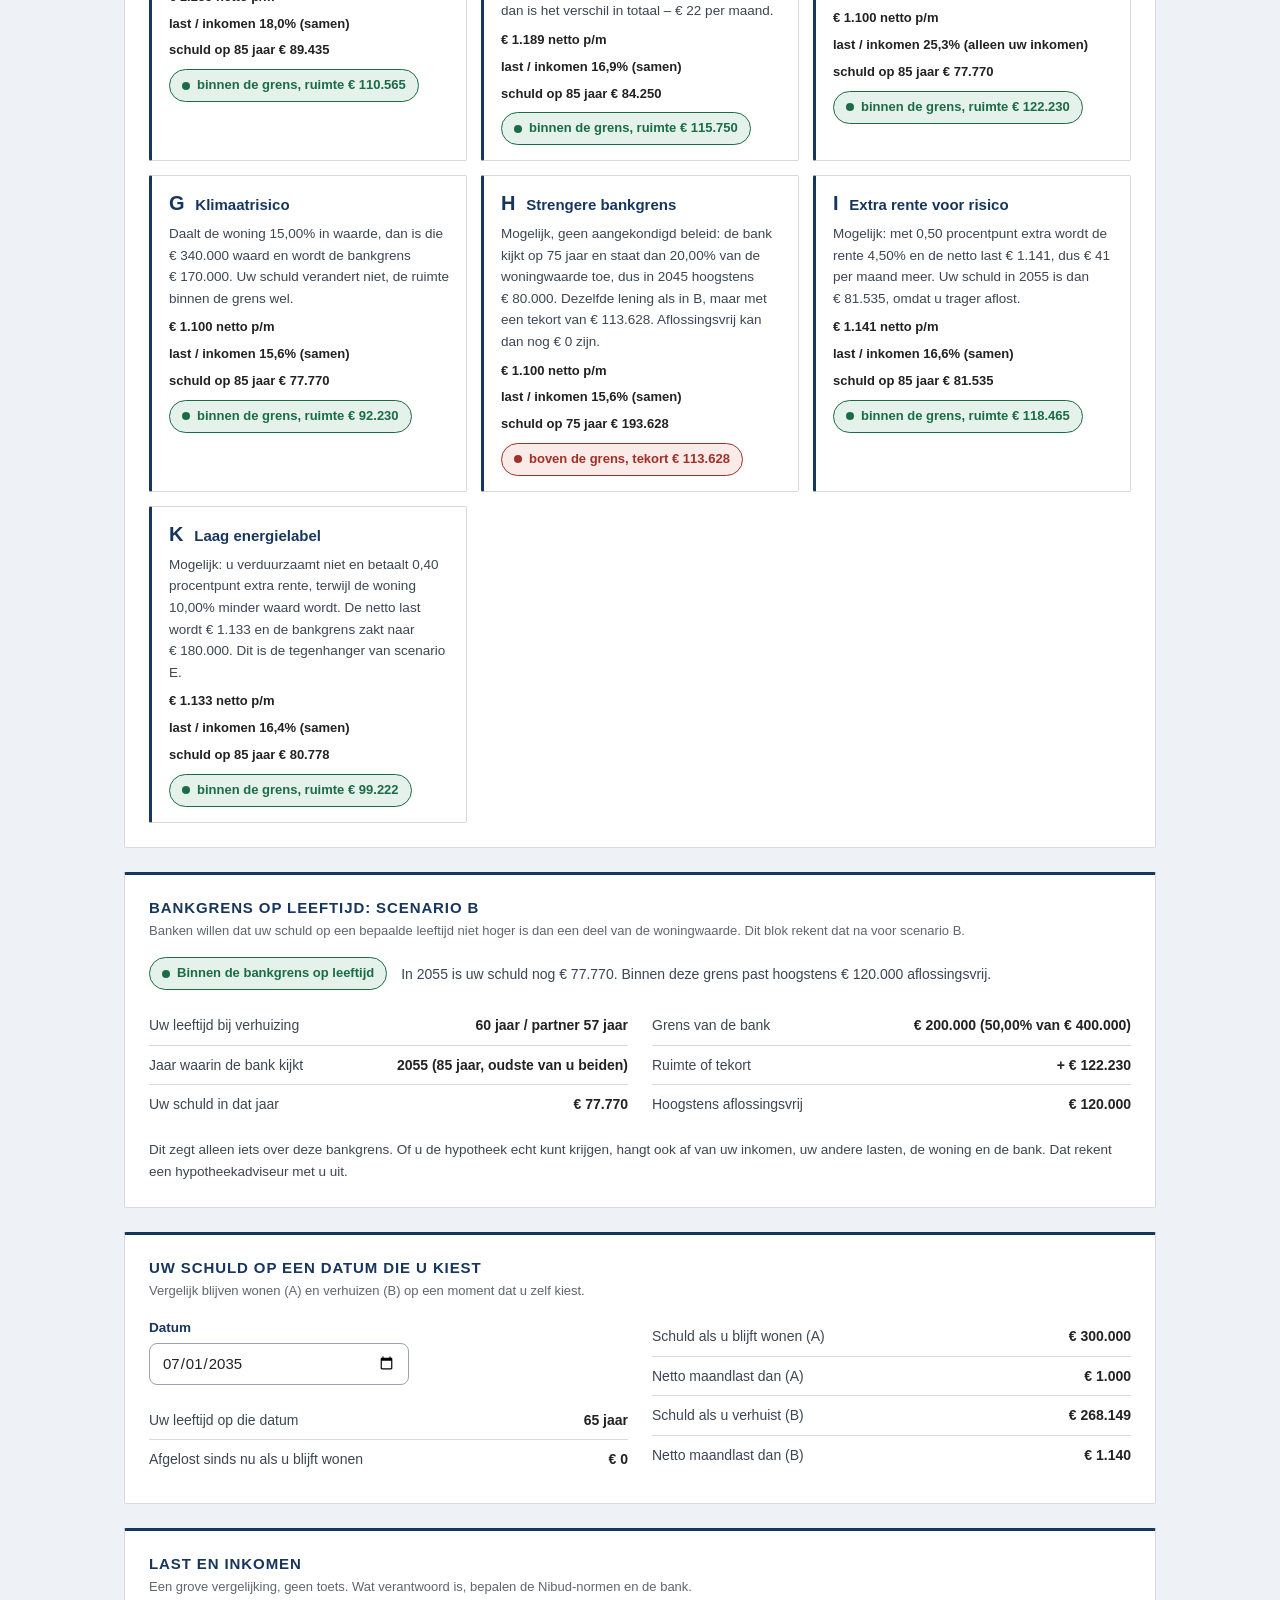
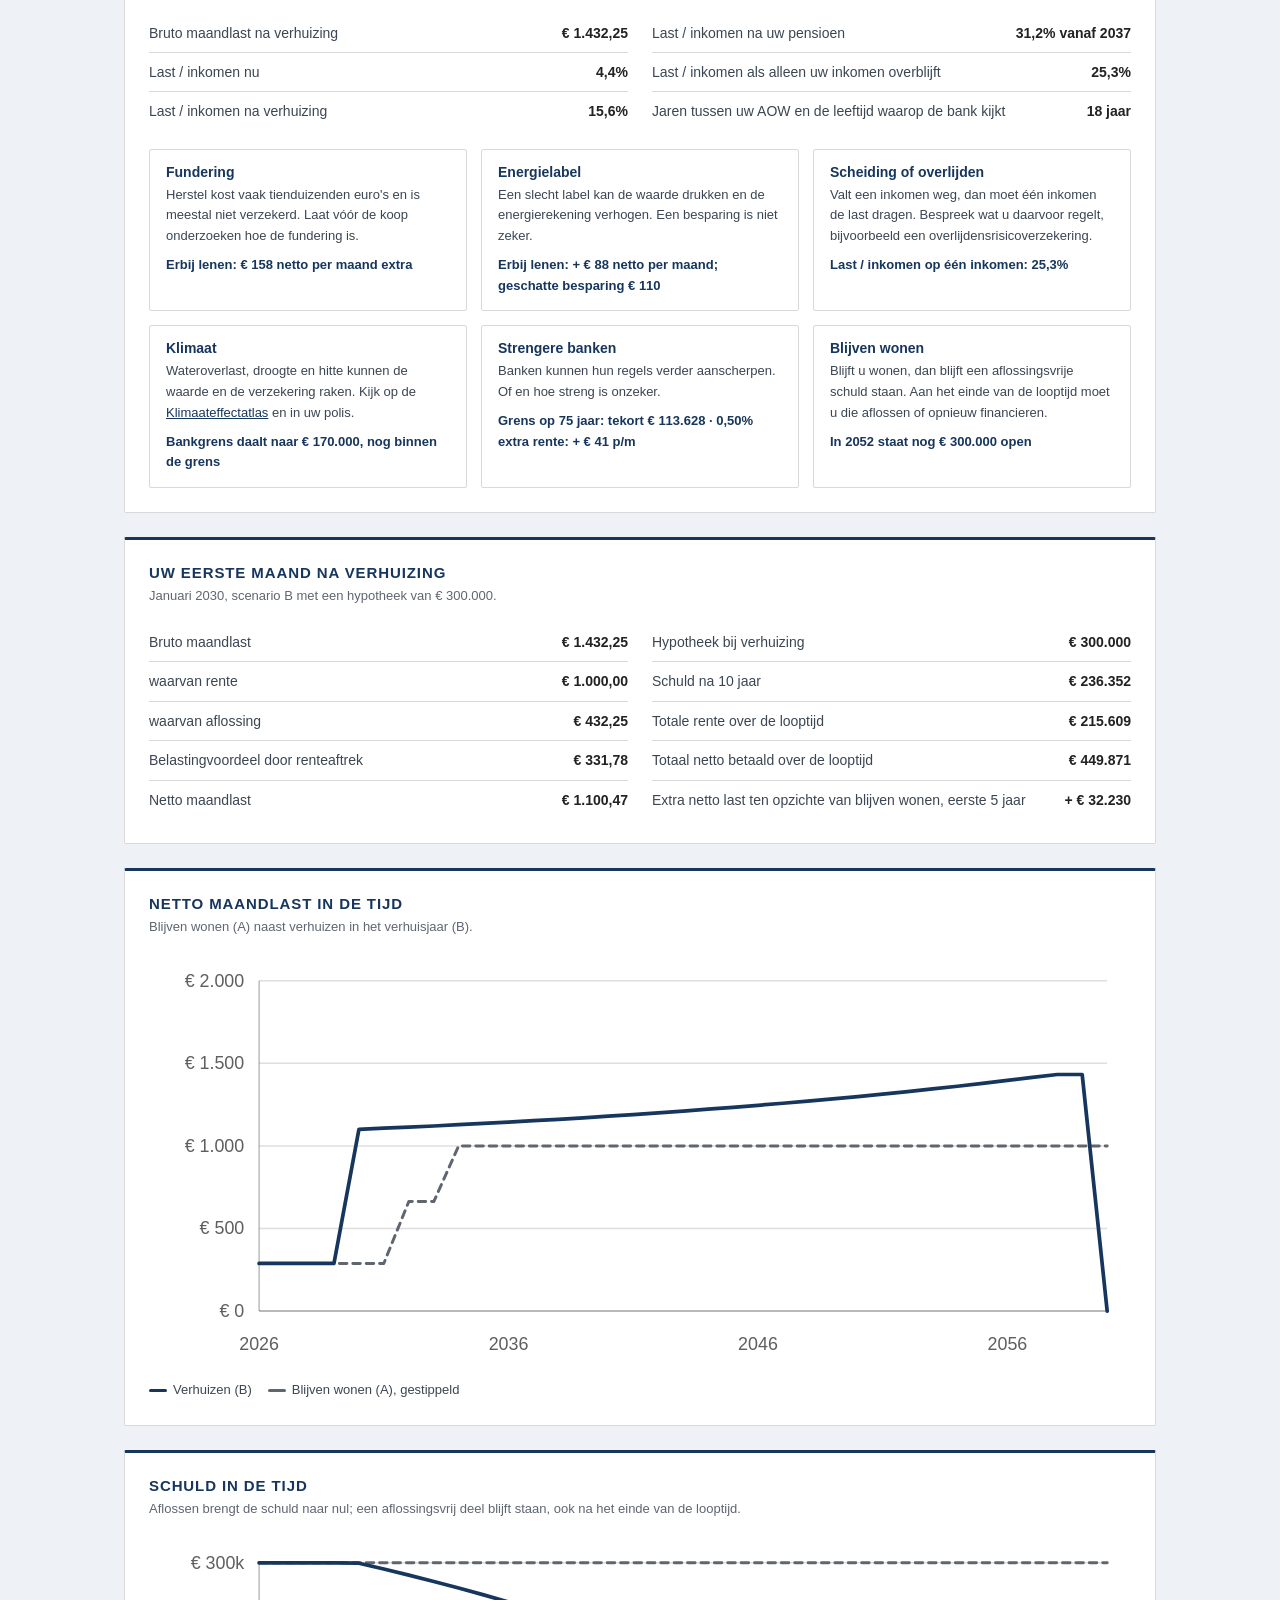
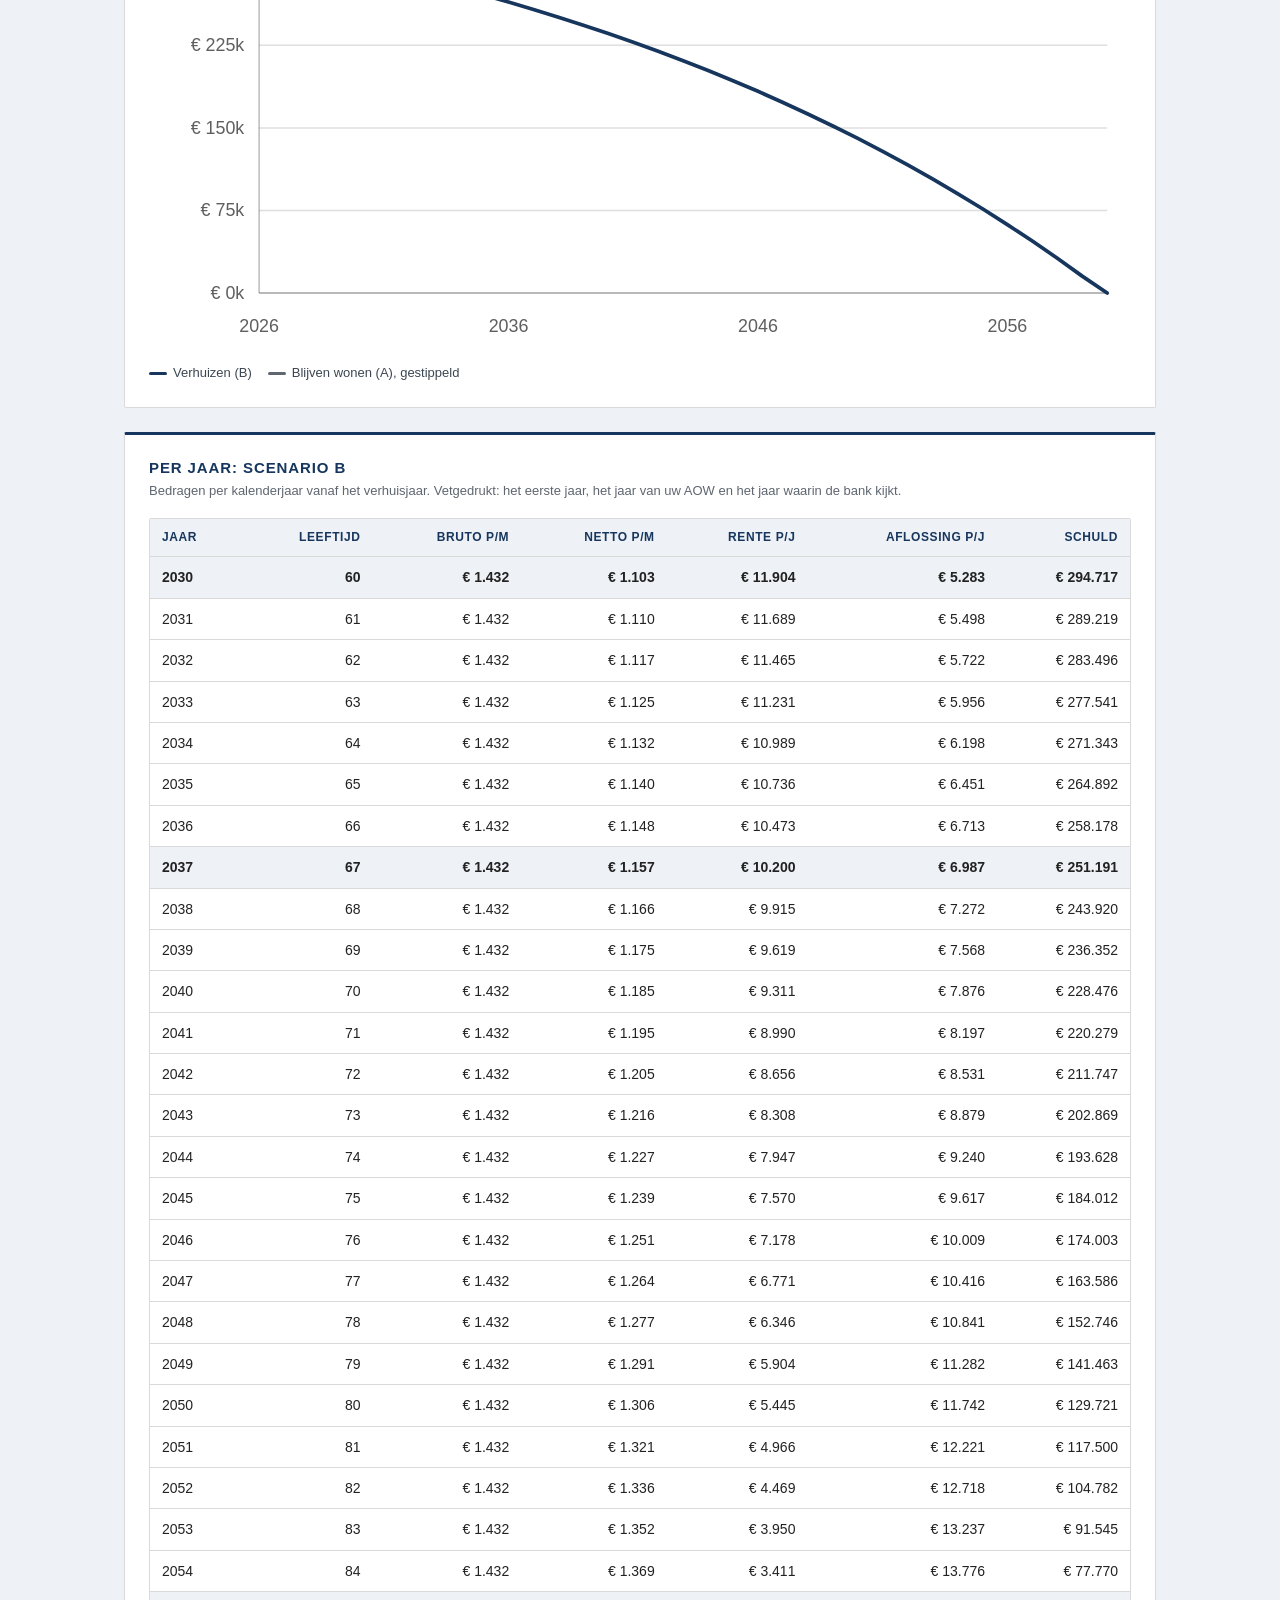
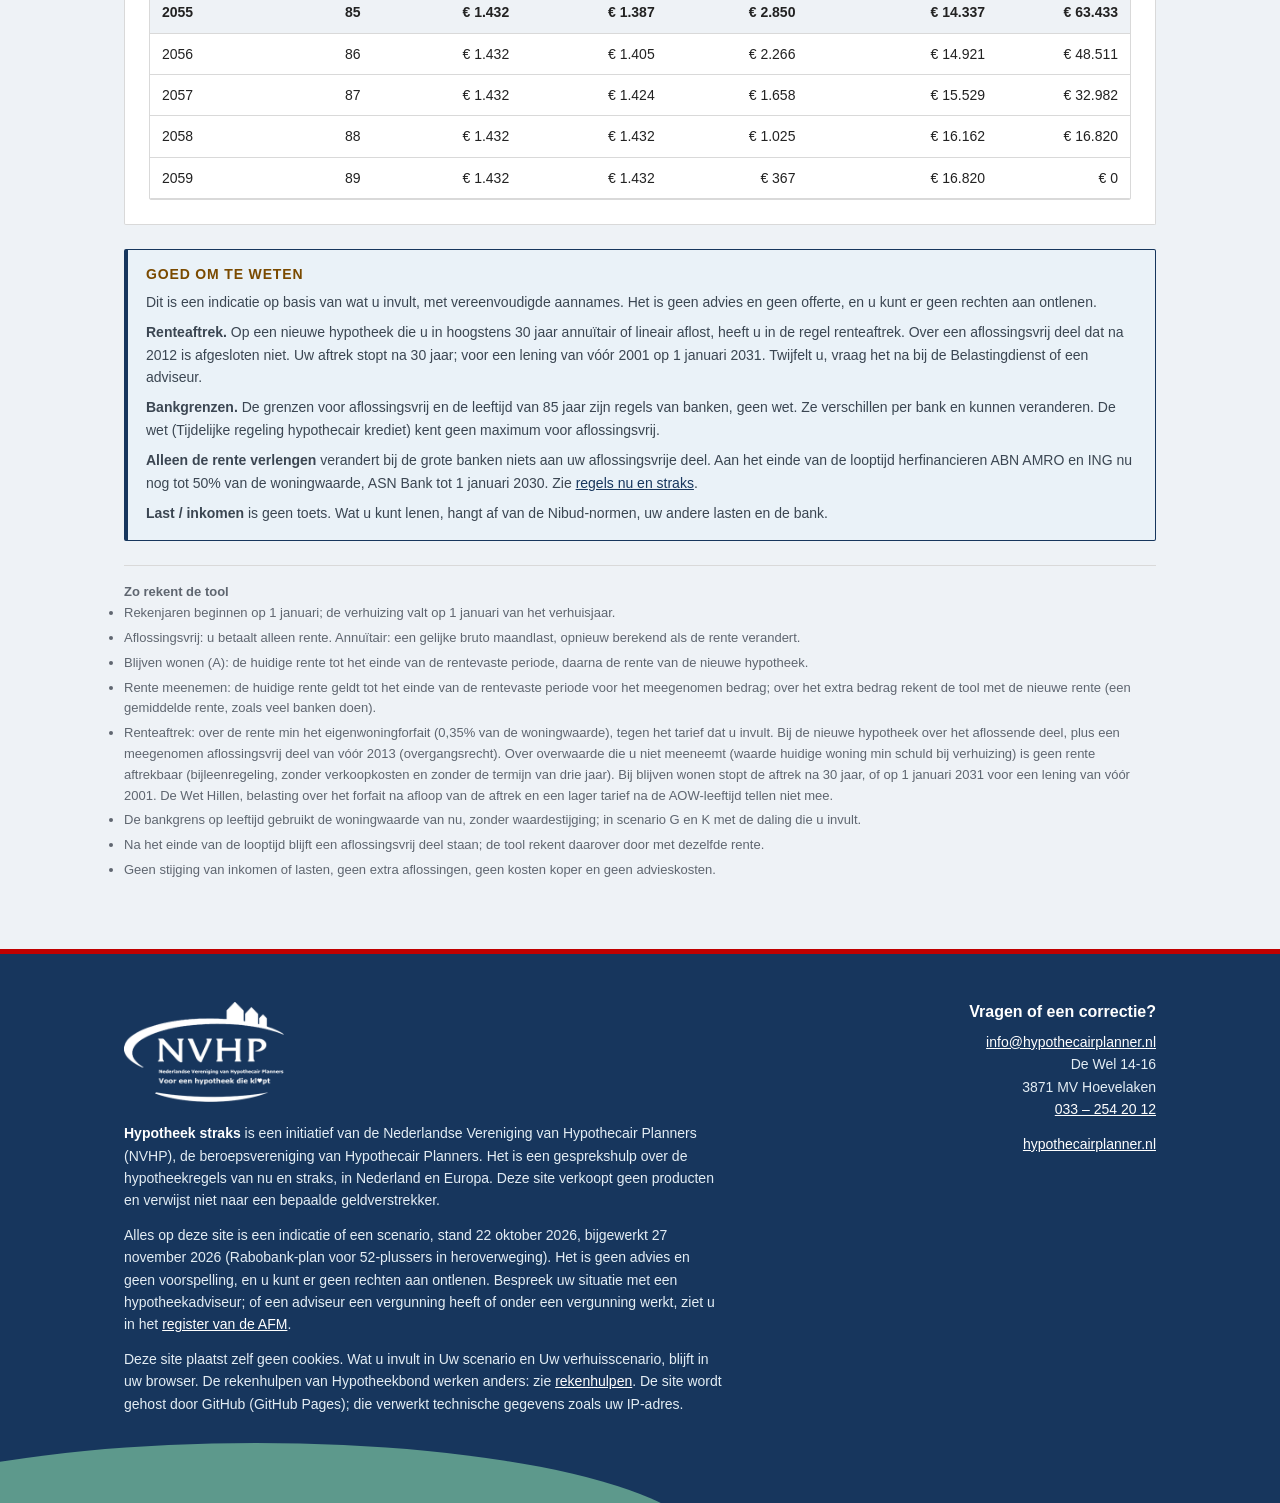
<file: hypotheek-straks/verhuisscenario.html>
<!DOCTYPE html>
<html lang="nl">
<head>
<meta charset="utf-8">
<meta name="viewport" content="width=device-width, initial-scale=1">
<title>Uw verhuisscenario: verhuizen met een aflossingsvrije hypotheek — Hypotheek straks</title>
<meta name="description" content="Verhuist u met een aflossingsvrije hypotheek? Zie in tien scenario's wat uw maandlast en schuld kunnen doen. Indicatie, geen advies.">
<meta name="robots" content="index, follow, max-image-preview:large, max-snippet:-1, max-video-preview:-1">
<link rel="canonical" href="https://dennes-roes.nl/hypotheek-straks/verhuisscenario.html">
<link rel="icon" type="image/svg+xml" href="favicon.svg">
<link rel="icon" type="image/png" sizes="32x32" href="favicon-32.png">
<link rel="apple-touch-icon" href="apple-touch-icon.png">
<meta name="theme-color" content="#234765">
<meta property="og:type" content="website">
<meta property="og:locale" content="nl_NL">
<meta property="og:site_name" content="Hypotheek straks">
<meta property="og:title" content="Uw verhuisscenario: verhuizen met een aflossingsvrije hypotheek — Hypotheek straks">
<meta property="og:description" content="Verhuist u met een aflossingsvrije hypotheek? Zie in tien scenario's wat uw maandlast en schuld kunnen doen. Indicatie, geen advies.">
<meta property="og:url" content="https://dennes-roes.nl/hypotheek-straks/verhuisscenario.html">
<meta property="og:image" content="https://dennes-roes.nl/hypotheek-straks/og-hypotheek-straks.jpg">
<meta property="og:image:alt" content="Hypotheek straks: kan ik straks nog doorstromen of mijn hypotheek verlengen? Gesprekshulp, indicatie, geen advies">
<meta name="twitter:card" content="summary_large_image">
<meta name="twitter:title" content="Uw verhuisscenario: verhuizen met een aflossingsvrije hypotheek — Hypotheek straks">
<meta name="twitter:description" content="Verhuist u met een aflossingsvrije hypotheek? Zie in tien scenario&#x27;s wat uw maandlast en schuld kunnen doen. Indicatie, geen advies.">
<meta name="twitter:image" content="https://dennes-roes.nl/hypotheek-straks/og-hypotheek-straks.jpg">
<meta name="language" content="nl-NL">
<style>
/* Hypotheek straks — stijl
   Eén laag: alles lijnt uit op de kolom van .wrap en op een vaste maatschaal (4, 8, 12, 16, 24, 32, 48, 64). */

:root{
  /* NVHP-huisstijl: navy, lichtblauwe vlakken, groen en rood alleen als accent zonder tekst */
  --primary:#234765; --primary-l:#2f5f86; --ink:#1d2329; --accent:#80c7a4; --rood:#b00038;
  --bg:#f4f9fc; --tint:#eef8fd; --surface:#fff; --text:#2b3038; --text-l:#4b525c; --muted:#5f6870;
  --line:#d4e3ec; --rule:#234765; --focus:#2f5f86; --navy:#234765;
  --kolom:1080px; --rand:24px; --maat:none; --kop-h:80px; --kop-totaal:var(--kop-h);
}
*{box-sizing:border-box;margin:0;padding:0}
html{scroll-behavior:smooth;-webkit-text-size-adjust:100%}
/* De kop blijft bovenaan staan; een anker moet daar onderuit komen. */
/* Ankers en toetsenbordfocus komen onder de vaste kop uit, ook op mobiel. */
html{scroll-padding-top:calc(var(--kop-totaal) + 16px)}
:target,section[id],div[id].card,div[id].tool{scroll-margin-top:calc(var(--kop-totaal) + 16px)}
@media (prefers-reduced-motion:reduce){
  html{scroll-behavior:auto}
  *{transition:none!important;animation:none!important}
}
body{font-family:Inter,-apple-system,BlinkMacSystemFont,'Segoe UI',Roboto,'Helvetica Neue',Arial,sans-serif;
  color:var(--text);background:var(--surface);line-height:1.6;font-size:16px;-webkit-font-smoothing:antialiased}
.wrap{max-width:var(--kolom);margin:0 auto;padding:0 var(--rand)}
a{color:var(--primary)}
img{max-width:100%}
b,strong{font-weight:700}

/* zichtbare focus voor toetsenbordgebruik */
a:focus-visible,button:focus-visible,input:focus-visible,select:focus-visible,textarea:focus-visible,
summary:focus-visible,[tabindex]:focus-visible{outline:3px solid var(--focus);outline-offset:2px}

.skip{position:absolute;left:-9999px;top:0;background:#fff;color:var(--primary);padding:12px 16px;z-index:300;font-weight:700}
.skip:focus{left:0}
.visually-hidden{position:absolute;width:1px;height:1px;overflow:hidden;clip:rect(0 0 0 0);white-space:nowrap}

/* ---- typografie ---- */
h1,h2,h3{color:var(--ink);letter-spacing:-.02em;line-height:1.2;text-wrap:balance}
h1{font-size:40px;font-weight:800;letter-spacing:-.03em;line-height:1.1}
h2{font-size:28px;font-weight:800;margin-bottom:16px}
h3{font-size:17px;font-weight:700;margin-bottom:8px}
.eyebrow{font-size:12px;letter-spacing:.1em;text-transform:uppercase;color:var(--primary);font-weight:700;margin-bottom:12px}
.sub{font-size:16px;color:var(--text-l);max-width:var(--maat);margin-bottom:32px}
.prose{max-width:var(--maat)}
.prose p{margin-bottom:16px;color:var(--text-l)}
.prose ul,.prose ol{margin:0 0 16px 20px;color:var(--text-l)}
.prose li{margin-bottom:8px}
.prose h3{margin-top:32px}
.prose > :first-child{margin-top:0}
.prose > :last-child{margin-bottom:0}
.hint{font-size:13px;color:var(--muted);margin-top:4px}

/* ---- knoppen ---- */
.btn{display:inline-flex;align-items:center;justify-content:center;gap:8px;min-height:44px;padding:10px 20px;
  background:var(--primary);color:#fff!important;border:1px solid var(--primary);border-radius:2px;
  font-family:inherit;font-size:14px;font-weight:600;line-height:1.3;text-align:center;text-decoration:none;cursor:pointer}
.btn:hover{background:var(--primary-l);border-color:var(--primary-l)}
.btn.ghost{background:#fff;color:var(--ink)!important;border-color:var(--rule)}
.btn.ghost:hover{background:var(--bg)}
.btn[disabled]{opacity:.55;cursor:default}
.hero-cta{display:flex;flex-wrap:wrap;gap:12px}

/* ---- kop van de site ---- */
.site-kop{position:sticky;top:0;z-index:50;background:rgba(255,255,255,.97);border-bottom:1px solid var(--line)}
.site-kop .wrap{display:flex;align-items:center;justify-content:space-between;gap:24px;min-height:var(--kop-h)}
.logo{display:flex;align-items:center;gap:14px;color:var(--ink);text-decoration:none;white-space:nowrap}
.logo img{display:block;height:56px;width:auto}
.logo-naam{font-weight:800;font-size:17px;letter-spacing:-.01em;color:var(--primary);line-height:1.2;
  padding-left:14px;border-left:1px solid var(--line)}
.logo-naam small{display:block;font-size:11.5px;font-weight:600;letter-spacing:.02em;color:var(--muted)}
.site-nav{display:flex;gap:24px}
.site-nav a{display:flex;align-items:center;min-height:var(--kop-h);color:var(--text);text-decoration:none;
  font-size:14.5px;font-weight:500;white-space:nowrap;box-shadow:inset 0 -2px 0 transparent}
.site-nav a:hover{color:var(--primary)}
.site-nav a[aria-current="page"]{color:var(--primary);box-shadow:inset 0 -2px 0 var(--primary)}
@media (max-width:980px){
  :root{--kop-h:52px;--kop-totaal:108px}
  .site-kop .wrap{flex-direction:column;align-items:stretch;gap:0;padding-top:12px}
  .logo img{height:40px}
  .logo-naam{font-size:15px}
  /* Op een smal scherm één regel die opzij schuift, zodat de kop laag blijft. */
  .site-nav{position:relative;gap:20px;overflow-x:auto;scrollbar-width:none;margin:0 calc(-1 * var(--rand));padding:0 48px 0 var(--rand);
    -webkit-mask-image:linear-gradient(90deg,#000 85%,transparent);mask-image:linear-gradient(90deg,#000 85%,transparent)}
  .site-nav::-webkit-scrollbar{display:none}
  .site-nav a{min-height:44px;font-size:14px}
}

/* ---- paginakop ---- */
header.pagehead{border-bottom:1px solid var(--rule);padding:32px 0 48px}
header.pagehead h1{max-width:24ch;margin-bottom:16px}
header.pagehead p{color:var(--text-l);font-size:17px;max-width:var(--maat)}
header.pagehead .crumbs{font-size:13px;color:var(--muted);margin-bottom:24px}
.crumbs a{color:var(--primary);text-decoration:none}
.crumbs a:hover{text-decoration:underline}

/* ---- secties: wit, gescheiden door een donkere lijn binnen de kolom ---- */
section{padding:64px 0}
main > section + section{padding-top:0}
main > section + section > .wrap::before{content:"";display:block;border-top:1px solid var(--rule);margin-bottom:64px}
/* Vaste afstand tussen de blokken in een sectie, in plaats van losse marges per blok. */
.wrap > :is(.note,.prose,.tabelwrap,.cards,.tool,.hero-cta,.sk-agenda) + :is(.note,.prose,.tabelwrap,.cards,.tool,.hero-cta,p,h3){margin-top:32px}
.wrap > .tool + .tool{margin-top:16px}

/* ---- kaarten: een raster met vaste tussenruimte; een losse laatste kaart laat geen leeg vak achter ---- */
.cards{display:grid;grid-template-columns:repeat(auto-fill,minmax(300px,1fr));gap:16px}
.card{background:#fff;border:1px solid var(--line);border-top:3px solid var(--primary);padding:24px}
.card h3{margin-bottom:8px}
.card p,.card ul{font-size:14.5px;color:var(--text-l)}
.card p + p{margin-top:8px}
.card ul{margin:8px 0 0 18px}
.card li{margin-bottom:4px}
.card :is(p,ul) .zeker{vertical-align:1px}
.card .zeker-rij{margin:0 0 12px}

/* ---- opvallend blok ---- */
.note{background:var(--tint);border-left:3px solid var(--primary);padding:16px 24px;font-size:15px;color:var(--text);
  max-width:none}
.note p + p{margin-top:8px}

/* ---- tabellen ---- */
.tabelwrap{overflow-x:auto;-webkit-overflow-scrolling:touch}
.tbl{width:100%;border-collapse:collapse;font-size:15px;background:#fff;border:1px solid var(--line)}
.tbl caption{text-align:left;font-size:13px;color:var(--muted);padding:0 0 8px}
.tbl th,.tbl td{padding:12px 16px;border-bottom:1px solid var(--line);vertical-align:top;text-align:left}
.tbl thead th{background:var(--bg);color:var(--ink);font-size:13px;font-weight:700;border-bottom-color:var(--rule)}
.tbl tbody th{font-weight:600;color:var(--ink)}
.tbl tr:last-child td,.tbl tr:last-child th{border-bottom:none}
.tbl td.num{white-space:nowrap;font-variant-numeric:tabular-nums}
.tbl td.groep{background:var(--primary);color:#fff;font-weight:700;font-size:12px;letter-spacing:.06em;
  text-transform:uppercase;padding:8px 16px}
.regels tbody th{background:#fff;font-size:15px;min-width:180px}
@media (max-width:620px){
  .tabelwrap .tbl{min-width:480px}
  .tabelwrap .tbl th,.tabelwrap .tbl td{padding:10px 12px;font-size:14.5px}
  /* De regeltabel wordt op een smal scherm een lijst per onderwerp. */
  .tabelwrap .tbl.regels{min-width:0}
  .regels thead{display:none}
  .regels tr{display:block;border-bottom:1px solid var(--line)}
  .regels tbody th,.regels td{display:block;border:0;padding:4px 16px}
  .tabelwrap .regels tbody th{padding-top:16px;font-size:16px}
  .regels td:last-child{padding-bottom:16px}
  .regels td[data-label]::before{content:attr(data-label);display:block;font-size:11.5px;font-weight:700;
    letter-spacing:.05em;text-transform:uppercase;color:var(--muted)}
  .tabelwrap .regels td.groep{padding:8px 16px}
}

/* ---- zekerheidslabels ---- */
.zeker{display:inline-block;font-size:12px;font-weight:700;letter-spacing:.03em;line-height:1.5;padding:2px 8px;
  border-radius:2px;white-space:nowrap}
.zeker.b{background:var(--ink);color:#fff}
.zeker.w{background:#3e6f96;color:#fff}
.zeker.m{background:#fff;color:var(--ink);box-shadow:inset 0 0 0 1px var(--rule)}

/* ---- formulieren ---- */
.field{margin-bottom:16px}
label{display:block;font-size:14px;font-weight:600;color:var(--ink);margin-bottom:4px}
input,textarea,select{width:100%;min-height:42px;padding:8px 12px;border:1px solid #9aa3ae;border-radius:2px;
  font-family:inherit;font-size:15px;color:var(--text);background:#fff}
input:focus,textarea:focus,select:focus{border-color:var(--primary)}
input[type=checkbox],input[type=radio]{width:auto;min-height:0;padding:0;accent-color:var(--primary)}

/* ---- rekenhulpen van Hypotheekbond ---- */
.tool{background:#fff;border:1px solid var(--line);border-top:3px solid var(--primary);padding:24px}
.tool h3{margin-bottom:4px}
.tool > p{font-size:15px;color:var(--text-l);margin-bottom:16px;max-width:var(--maat)}
.tool iframe{display:block;width:100%;min-height:820px;border:0}
.tool-laden{background:var(--bg);padding:16px 24px 24px}
.tool-uitleg{font-size:14px;color:var(--text-l);margin-bottom:16px;max-width:var(--maat)}
@media (max-width:700px){
  .tool{padding:20px 16px}
  .tool-laden{padding:16px}
  .tool iframe{min-height:900px}
}

/* ---- scenariokiezer ---- */
.sk-raster{display:grid;grid-template-columns:300px minmax(0,1fr);gap:32px;align-items:start}
.sk-invoer{border:1px solid var(--line);border-top:3px solid var(--primary);padding:24px;background:var(--bg);
  position:sticky;top:calc(var(--kop-h) + 24px)}
.sk-invoer h2,.sk-titel{font-size:20px;margin-bottom:16px}
/* De titel boven de uitkomst staat op dezelfde hoogte als "Uw situatie" in het invoerblok. */
.sk-titel{padding-top:27px}
.sk-invoer .field{margin-bottom:12px}
.sk-invoer h3{font-size:15px;margin:20px 0 4px;padding-top:16px;border-top:1px solid var(--line)}
.sk-invoer h3 + .hint{margin:0 0 12px}
/* Drie kaarten met dezelfde rijen; subgrid houdt elke rij in de drie kaarten op gelijke hoogte. */
.sk-uitkomst{display:grid;grid-template-columns:repeat(3,minmax(0,1fr));column-gap:16px}
.sk-kaart{display:grid;grid-row:span 15;grid-template-rows:subgrid;row-gap:0;border:1px solid var(--line);
  border-top:3px solid var(--line);padding:0 20px 20px;background:#fff;min-width:0}
.sk-kaart.gekozen{background:var(--tint);border-color:#b9cbe3;border-top-color:var(--primary)}
.sk-lijst{display:contents}
.sk-kop{padding:20px 0 4px}
.sk-kop .zeker{font-size:14px;padding:4px 12px}
.sk-groep{font-size:11.5px;font-weight:700;letter-spacing:.06em;text-transform:uppercase;color:var(--primary);
  padding:16px 0 6px;border-bottom:1px solid var(--rule);align-self:end}
.sk-rij{padding:8px 0;border-bottom:1px solid var(--line)}
.sk-rij dt{font-size:12.5px;color:var(--muted);line-height:1.4}
.sk-rij dd{font-size:15px;color:var(--ink);font-weight:600;line-height:1.35;font-variant-numeric:tabular-nums}
.sk-rij.groot dd{font-size:24px;font-weight:800;letter-spacing:-.02em}
.sk-rij small{font-size:12.5px;font-weight:600;color:var(--text-l);margin-left:4px;letter-spacing:0}
.sk-signalen{margin:8px 0 16px 18px;font-size:13.5px;color:var(--text)}
.sk-signalen li{margin-bottom:8px}
.sk-kaart .btn{width:100%;align-self:end}
@supports not (grid-template-rows:subgrid){ .sk-kaart{display:flex;flex-direction:column} .sk-groep{align-self:stretch} .sk-kaart .btn{margin-top:auto;align-self:stretch} }
.sk-acties{display:flex;flex-wrap:wrap;gap:12px;align-items:center;margin-top:16px}
.sk-acties .hint{margin:0}
.sk-agenda{margin-top:32px;border:1px solid var(--line);border-top:3px solid var(--primary);padding:24px}
.sk-agenda h2{font-size:22px}
.sk-agenda ol{margin:0 0 0 20px;max-width:var(--maat)}
.sk-agenda li{margin-bottom:8px;font-size:15px}
.sk-agenda .hero-cta{margin-top:24px}
.sk-naar{display:none;margin-top:8px}
@media (max-width:1100px){
  .sk-uitkomst{grid-template-columns:1fr;row-gap:16px}
  .sk-kaart{display:flex;flex-direction:column}
  .sk-groep{align-self:stretch}
  .sk-kaart .btn{width:auto;align-self:flex-start;margin-top:8px}
}
@media (max-width:860px){
  .sk-raster{grid-template-columns:1fr}
  .sk-invoer{position:static}
  .sk-titel{padding-top:0}
  .sk-naar{display:block}
}
@media print{ .sk-invoer,.sk-kaart .btn,.sk-acties{display:none} }

/* ---- voet ---- */
.site-voet{position:relative;overflow:hidden;background:var(--navy);color:#e3edf4;padding:48px 0 88px;font-size:14px}
.site-voet::after{content:"";position:absolute;left:-15%;bottom:-150px;width:70%;height:210px;border-radius:50%;
  background:#6aab95;opacity:.85;pointer-events:none}
.site-voet .wrap{position:relative;z-index:1}
.voet-raster{display:grid;grid-template-columns:minmax(0,1.6fr) minmax(0,1fr);gap:32px 56px}
.voet-logo{display:block;width:160px;height:auto;margin-bottom:20px}
.site-voet a{color:#fff}
.site-voet p{margin-bottom:12px;max-width:var(--maat)}
.site-voet p:last-child{margin-bottom:0}
.site-voet b{color:#fff}
.site-voet h2{font-size:16px;font-weight:700;color:#fff;letter-spacing:0;margin:0 0 10px}
.voet-contact{text-align:right}
@media (max-width:780px){ .voet-raster{grid-template-columns:1fr} .voet-contact{text-align:left} }

/* ---- smalle schermen ---- */
@media (max-width:780px){
  :root{--rand:20px}
  h1{font-size:30px}
  h2{font-size:24px}
  header.pagehead{padding:24px 0 40px}
  header.pagehead p{font-size:16px}
  header.pagehead .crumbs{margin-bottom:16px}
  section{padding:48px 0}
  main > section + section > .wrap::before{margin-bottom:48px}
  .cards{grid-template-columns:1fr}
  .card,.sk-invoer,.sk-agenda{padding:20px}
}

@media print{
  .site-kop,.hero-cta,.skip{display:none}
  body{font-size:11pt}
  a{color:var(--text);text-decoration:none}
  section{padding:24px 0}
  main > section + section > .wrap::before{margin-bottom:24px}
}

/* Verhuisscenario: eigen stijl, gescoped onder #vs */
#vs{--vs-bg:var(--bg);--vs-surface:#fff;--vs-surface-2:var(--bg);--vs-line:var(--line);--vs-primary:var(--ink);--vs-accent:var(--primary);--vs-text:var(--text);--vs-muted:var(--text-l);--vs-muted-2:var(--muted);--vs-warn:#7a4a00;--vs-warn-bg:var(--tint);--vs-ok:#1c6b47;--vs-ok-bg:#e4f2eb;--vs-bad:#a03028;--vs-bad-bg:#faeae8;--vs-font-display:inherit;--vs-font-body:inherit}
#vs .vs-wrap{max-width:1020px;margin:0 auto;display:flex;flex-direction:column;gap:24px}
#vs header h1{font-family:var(--vs-font-display);font-weight:400;font-size:clamp(30px,5vw,44px);line-height:1.1;margin:0 0 8px;color:var(--vs-primary);text-wrap:balance}
#vs header p{margin:0;color:var(--vs-muted);max-width:none}
#vs .eyebrow{font-size:13px;letter-spacing:.12em;text-transform:uppercase;color:var(--vs-accent);font-weight:600;margin:0 0 10px}
#vs .panel{background:var(--vs-surface);border:1px solid var(--vs-line);border-radius:10px;padding:20px}
#vs .panel h2{font-size:15px;font-weight:700;letter-spacing:.06em;text-transform:uppercase;color:var(--vs-primary);margin:0 0 4px}
#vs .panel .sub{font-size:13px;color:var(--vs-muted-2);margin:0 0 16px;max-width:none}
#vs .cols{display:grid;grid-template-columns:repeat(auto-fit,minmax(min(270px,100%),1fr));gap:20px}
#vs .field{display:flex;flex-direction:column;gap:5px;margin-bottom:13px}
#vs .field label{font-size:13px;font-weight:600;color:var(--vs-muted)}
#vs .field .hint{font-size:12px;color:var(--vs-muted-2)}
#vs input[type=text],#vs select{
  font:inherit;font-size:16px;font-variant-numeric:tabular-nums;
  background:var(--vs-surface-2);color:var(--vs-text);
  border:1px solid var(--vs-line);border-radius:6px;padding:9px 11px;width:100%;min-width:0;
}
#vs input[type=text]:focus-visible,#vs select:focus-visible,#vs input[type=checkbox]:focus-visible{outline:2px solid var(--vs-accent);outline-offset:2px}
#vs .check{display:flex;gap:9px;align-items:flex-start;margin-bottom:13px}
#vs .check input{margin-top:4px;accent-color:var(--vs-primary);flex:0 0 auto}
#vs .check label{font-size:14px;color:var(--vs-muted);font-weight:500}
#vs .tiles{display:grid;grid-template-columns:repeat(auto-fit,minmax(min(210px,100%),1fr));gap:1px;background:var(--vs-line);border:1px solid var(--vs-line);border-radius:10px;overflow:hidden}
#vs .tile{background:var(--vs-surface);padding:18px 20px;display:flex;flex-direction:column;gap:3px;min-width:0}
#vs .tile .lab{font-size:12px;letter-spacing:.08em;text-transform:uppercase;color:var(--vs-muted-2);font-weight:600}
#vs .tile .val{font-family:var(--vs-font-display);font-size:clamp(25px,4.2vw,33px);line-height:1.15;color:var(--vs-primary);font-variant-numeric:tabular-nums}
#vs .tile .note{font-size:13px;color:var(--vs-muted)}
#vs .tile.flag .val{color:var(--vs-accent)}
#vs .split{display:grid;grid-template-columns:repeat(auto-fit,minmax(min(260px,100%),1fr));gap:20px}
#vs .kv{display:flex;justify-content:space-between;gap:14px;padding:8px 0;border-bottom:1px solid var(--vs-line);font-size:14px;min-width:0}
#vs .kv:last-child{border-bottom:0}
#vs .kv span:first-child{color:var(--vs-muted)}
#vs .kv span:last-child{font-variant-numeric:tabular-nums;font-weight:600;text-align:right}
#vs .pill{display:inline-flex;align-items:center;gap:7px;font-size:13px;font-weight:700;padding:5px 12px;border-radius:999px;border:1px solid;white-space:nowrap}
#vs .pill.ok{background:var(--vs-ok-bg);border-color:var(--vs-ok);color:var(--vs-ok)}
#vs .pill.bad{background:var(--vs-bad-bg);border-color:var(--vs-bad);color:var(--vs-bad)}
#vs .pill::before{content:"";width:8px;height:8px;border-radius:50%;background:currentColor;flex:0 0 auto}
#vs .pill.nvt{background:#fff;border-color:var(--vs-line);color:var(--vs-muted)}
#vs .let{margin:0 0 16px;padding:12px 16px 12px 32px;background:var(--vs-bad-bg);border-left:3px solid var(--vs-bad);font-size:14px;color:var(--vs-text)}
#vs .let li{margin-bottom:4px}
#vs .toets-noot{margin:16px 0 0;font-size:13.5px;color:var(--vs-muted);max-width:none}
#vs .invoerfouten:empty{display:none}
#vs .invoerfouten{padding:12px 16px;background:var(--vs-bad-bg);border-left:3px solid var(--vs-bad);font-size:14px;color:var(--vs-text)}
#vs .invoerfouten ul{margin:4px 0 0;padding-left:18px}
#vs [aria-invalid="true"]{border-color:var(--vs-bad)!important;box-shadow:inset 0 0 0 1px var(--vs-bad)}
#vs .na-ltr{margin-top:16px}
#vs .sr-only{position:absolute;width:1px;height:1px;padding:0;margin:-1px;overflow:hidden;clip:rect(0,0,0,0);white-space:nowrap;border:0}
#vs .scen .besparing{font-size:13px;color:var(--vs-muted)}
#vs .toets-head{display:flex;flex-wrap:wrap;align-items:center;gap:14px;margin-bottom:16px}
#vs .toets-head .zin{font-size:14px;color:var(--vs-muted);min-width:0}
#vs .scen-cards{display:grid;grid-template-columns:repeat(auto-fit,minmax(min(290px,100%),1fr));gap:14px;margin-top:20px}
#vs .scen{border:1px solid var(--vs-line);border-left:3px solid var(--vs-accent);border-radius:8px;padding:15px 17px;min-width:0;display:flex;flex-direction:column;gap:8px}
#vs .scen h3{margin:0;font-size:15px;font-weight:700;color:var(--vs-primary)}
#vs .scen .letter{font-family:var(--vs-font-display);font-size:20px;color:var(--vs-accent);margin-right:7px}
#vs .scen p{margin:0;font-size:13.5px;color:var(--vs-muted)}
#vs .scen .cijfers{display:flex;flex-wrap:wrap;gap:6px 18px;font-size:13px;font-variant-numeric:tabular-nums;color:var(--vs-text);font-weight:600}
#vs .chart-box{overflow-x:auto}
#vs svg.chart{display:block;width:100%;height:auto;min-width:420px}
#vs .legend{display:flex;flex-wrap:wrap;gap:16px;font-size:13px;color:var(--vs-muted);margin-top:10px}
#vs .legend i{display:inline-block;width:18px;height:3px;border-radius:2px;margin-right:6px;vertical-align:middle}
#vs .table-box{overflow-x:auto;border:1px solid var(--vs-line);border-radius:8px}
#vs table{border-collapse:collapse;width:100%;min-width:640px;font-size:14px;font-variant-numeric:tabular-nums}
#vs th,#vs td{padding:9px 12px;text-align:right;border-bottom:1px solid var(--vs-line);white-space:nowrap}
#vs th:first-child,#vs td:first-child{text-align:left;white-space:normal}
#vs thead th{background:var(--vs-surface-2);color:var(--vs-primary);font-size:12px;letter-spacing:.05em;text-transform:uppercase}
#vs tbody tr.mark td{background:var(--vs-surface-2);font-weight:600}
#vs .risks{display:grid;grid-template-columns:repeat(auto-fit,minmax(min(250px,100%),1fr));gap:14px;margin-top:18px}
#vs .risk{border:1px solid var(--vs-line);border-radius:8px;padding:14px 16px;min-width:0}
#vs .risk h3{margin:0 0 4px;font-size:14px;font-weight:700;color:var(--vs-primary)}
#vs .risk p{margin:0;font-size:13px;color:var(--vs-muted)}
#vs .risk .uitkomst{display:block;margin-top:8px;font-size:13px;font-weight:700;font-variant-numeric:tabular-nums;color:var(--vs-accent)}
#vs .flagbox{background:var(--vs-warn-bg);border:1px solid var(--vs-accent);border-left-width:4px;border-radius:8px;padding:16px 18px}
#vs .flagbox h2{margin:0 0 8px;font-size:14px;font-weight:700;letter-spacing:.06em;text-transform:uppercase;color:var(--vs-warn)}
#vs .flagbox p{margin:0 0 8px;font-size:14px;color:var(--vs-muted)}
#vs .flagbox p:last-child{margin-bottom:0}
#vs .vs-voet{font-size:13px;color:var(--vs-muted-2);border-top:1px solid var(--vs-line);padding-top:16px}
#vs .acties{display:flex;flex-wrap:wrap;gap:10px;align-items:center;margin-top:18px}
#vs button.btn{font:inherit;font-size:15px;font-weight:600;padding:10px 18px;border-radius:8px;border:1px solid var(--vs-primary);background:var(--vs-primary);color:var(--vs-surface);cursor:pointer}
#vs button.btn.ghost{background:transparent;color:var(--vs-primary)}
#vs button.btn:hover{opacity:.9}
#vs button.btn:focus-visible{outline:2px solid var(--vs-accent);outline-offset:2px}
#vs .melding{font-size:13px;color:var(--vs-warn);background:var(--vs-warn-bg);border:1px solid var(--vs-accent);border-radius:6px;padding:8px 12px;max-width:52ch}
#vs .tabs{display:flex;gap:4px;border-bottom:2px solid var(--vs-line);margin-bottom:-6px}
#vs .tabs button{font:inherit;font-size:15px;font-weight:600;color:var(--vs-muted-2);background:none;border:0;border-bottom:3px solid transparent;padding:11px 18px;cursor:pointer;margin-bottom:-2px}
#vs .tabs button[aria-selected="true"]{color:var(--vs-primary);border-bottom-color:var(--vs-accent)}
#vs .tabs button:focus-visible{outline:2px solid var(--vs-accent);outline-offset:-2px}
#vs .tabpaneel{display:flex;flex-direction:column;gap:24px}
#vs .tabpaneel[hidden]{display:none}
#vs .helpsec{background:var(--vs-surface);border:1px solid var(--vs-line);border-radius:10px;padding:22px}
#vs .helpsec h2.kop{font-family:var(--vs-font-display);font-weight:400;font-size:clamp(21px,3.2vw,27px);line-height:1.18;color:var(--vs-primary);margin:0 0 10px;text-transform:none;letter-spacing:0}
#vs .helpsec h2.kop .nr{color:var(--vs-accent);margin-right:12px;font-size:.82em}
#vs .helpsec h4{font-size:13px;font-weight:700;letter-spacing:.06em;text-transform:uppercase;color:var(--vs-primary);margin:20px 0 8px}
#vs .helpsec p{margin:0 0 12px;max-width:none;color:var(--vs-muted);font-size:15px}
#vs .helpsec p:last-child{margin-bottom:0}
#vs .helpsec ol,#vs .helpsec ul{margin:0 0 12px;padding-left:20px;max-width:none;color:var(--vs-muted);font-size:15px}
#vs .helpsec li{margin-bottom:8px}
#vs .helpsec strong{color:var(--vs-primary)}
#vs dl{display:grid;grid-template-columns:minmax(150px,1fr) 2fr;gap:1px;background:var(--vs-line);border:1px solid var(--vs-line);border-radius:8px;overflow:hidden;margin:0}
#vs dt{background:var(--vs-surface-2);padding:10px 14px;font-weight:600;font-size:14px;color:var(--vs-primary);min-width:0}
#vs dd{background:var(--vs-surface);padding:10px 14px;margin:0;font-size:14px;color:var(--vs-muted);min-width:0}
@media (max-width:520px){
#vs dl{grid-template-columns:1fr}
#vs dt{padding-bottom:4px}
#vs dd{padding-top:4px}
}
#vs .letters{display:grid;grid-template-columns:repeat(auto-fit,minmax(min(215px,100%),1fr));gap:12px}
#vs .ltrcard{border:1px solid var(--vs-line);border-left:3px solid var(--vs-accent);border-radius:8px;padding:12px 15px;min-width:0}
#vs .ltrcard h3{margin:0 0 3px;font-size:14px;color:var(--vs-primary)}
#vs .ltrcard h3 span{color:var(--vs-accent);font-family:var(--vs-font-display);font-size:17px;margin-right:8px}
#vs .ltrcard p{margin:0;font-size:13px;color:var(--vs-muted)}
#vs footer ul{margin:8px 0 0;padding-left:18px}
#vs .vs-voet li{margin-bottom:4px}
#vs section{padding:20px}
#vs .tile .val,#vs .helpsec h2.kop,#vs .scen .letter,#vs .ltrcard h3 span{font-weight:800;letter-spacing:-.02em}
#vs .panel,#vs .tile,#vs .scen,#vs .risk,#vs .table-box,#vs .tiles,#vs .flagbox,#vs .helpsec,#vs .ltrcard,#vs input[type=text],#vs select,#vs button.btn,#vs dl{border-radius:2px}
#vs label{color:var(--vs-muted)}
#vs .check input{width:auto;min-width:0}
#vs .check label{display:inline;margin:0}
#vs input[type=date]{width:100%;max-width:260px}
#vs .vs-wrap{padding:0}
/* Uitlijning op de rest van de site: dezelfde kolom, dezelfde velden en blokken. */
#vs .vs-wrap{max-width:none}
#vs .panel,#vs .helpsec{padding:24px;border-top:3px solid var(--primary)}
#vs .cols,#vs .split{gap:0 24px}
#vs .field{gap:0;margin-bottom:16px}
#vs .field label{margin:0 0 4px;font-size:13.5px;color:var(--ink)}
#vs .field .hint{margin-top:4px}
#vs input[type=text],#vs input[type=date],#vs select{min-height:42px;padding:8px 12px;font-size:15px;background:#fff;border-color:#9aa3ae}
#vs .tile .note{background:none;border:0;padding:0;max-width:none;font-size:13px;color:var(--vs-muted)}
#vs .tile{padding:20px 24px}
#vs .tabs button:first-child{padding-left:0}
#vs button.btn{background:var(--primary);border-color:var(--primary);min-height:44px}
#vs button.btn:hover{opacity:1;background:var(--primary-l)}
#vs button.btn.ghost{background:#fff;color:var(--ink);border-color:var(--rule)}
#vs button.btn.ghost:hover{background:var(--bg)}
@media (max-width:600px){ #vs .panel,#vs .helpsec{padding:20px 16px} }
</style>
<script type="application/ld+json">{
 "@context": "https://schema.org",
 "@graph": [
  {
   "@type": "WebSite",
   "@id": "https://dennes-roes.nl/hypotheek-straks/#website",
   "url": "https://dennes-roes.nl/hypotheek-straks/",
   "name": "Kan ik straks nog doorstromen of mijn hypotheek verlengen?",
   "inLanguage": "nl",
   "publisher": {
    "@id": "https://dennes-roes.nl/hypotheek-straks/#site"
   },
   "isPartOf": {
    "@type": "WebSite",
    "@id": "https://dennes-roes.nl/#website",
    "name": "ECB-beleid hypotheken gewijzigd",
    "url": "https://dennes-roes.nl/"
   }
  },
  {
   "@type": "Organization",
   "@id": "https://dennes-roes.nl/hypotheek-straks/#site",
   "name": "Nederlandse Vereniging van Hypothecair Planners (NVHP)",
   "alternateName": "NVHP",
   "url": "https://www.hypothecairplanner.nl/",
   "email": "info@hypothecairplanner.nl",
   "telephone": "+31332542012",
   "address": {
    "@type": "PostalAddress",
    "streetAddress": "De Wel 14-16",
    "postalCode": "3871 MV",
    "addressLocality": "Hoevelaken",
    "addressCountry": "NL"
   }
  },
  {
   "@type": "WebPage",
   "@id": "https://dennes-roes.nl/hypotheek-straks/verhuisscenario.html#pagina",
   "url": "https://dennes-roes.nl/hypotheek-straks/verhuisscenario.html",
   "name": "Uw verhuisscenario: verhuizen met een aflossingsvrije hypotheek — Hypotheek straks",
   "description": "Verhuist u met een aflossingsvrije hypotheek? Zie in tien scenario's wat uw maandlast en schuld kunnen doen. Indicatie, geen advies.",
   "inLanguage": "nl",
   "datePublished": "2026-10-19",
   "dateModified": "2026-11-27",
   "isPartOf": {
    "@id": "https://dennes-roes.nl/hypotheek-straks/#website"
   },
   "publisher": {
    "@id": "https://dennes-roes.nl/hypotheek-straks/#site"
   },
   "breadcrumb": {
    "@type": "BreadcrumbList",
    "itemListElement": [
     {
      "@type": "ListItem",
      "position": 1,
      "name": "ECB-beleid hypotheken gewijzigd",
      "item": "https://dennes-roes.nl/"
     },
     {
      "@type": "ListItem",
      "position": 2,
      "name": "Hypotheek straks",
      "item": "https://dennes-roes.nl/hypotheek-straks/"
     },
     {
      "@type": "ListItem",
      "position": 3,
      "name": "Verhuisscenario",
      "item": "https://dennes-roes.nl/hypotheek-straks/verhuisscenario.html"
     }
    ]
   },
   "image": "https://dennes-roes.nl/hypotheek-straks/og-hypotheek-straks.jpg",
   "primaryImageOfPage": "https://dennes-roes.nl/hypotheek-straks/og-hypotheek-straks.jpg",
   "about": [
    {
     "@type": "Thing",
     "name": "Hypotheekregels nu en straks: doorstromen, verlengen en aflossingsvrij"
    },
    {
     "@type": "Thing",
     "name": "ECB-beleid hypotheken",
     "sameAs": "https://nl.wikipedia.org/wiki/Europese_Centrale_Bank"
    }
   ],
   "audience": {
    "@type": "PeopleAudience",
    "audienceType": "Huiseigenaren met een hypotheek, vooral 50-plussers"
   }
  },
  {
   "@type": "WebApplication",
   "@id": "https://dennes-roes.nl/hypotheek-straks/verhuisscenario.html#app",
   "name": "Uw verhuisscenario",
   "applicationCategory": "FinanceApplication",
   "operatingSystem": "Alle browsers",
   "isAccessibleForFree": true,
   "inLanguage": "nl",
   "offers": {
    "@type": "Offer",
    "price": "0",
    "priceCurrency": "EUR"
   },
   "description": "Rekent voor consumenten tien scenario's door bij verhuizen met een aflossingsvrije hypotheek. Indicatie, geen advies.",
   "image": "https://dennes-roes.nl/hypotheek-straks/og-hypotheek-straks.jpg"
  }
 ]
}</script>
<link rel="stylesheet" href="dennes-design.css">
<meta name="color-scheme" content="only light">
</head>
<body>
<a class="skip" href="#main">Naar de hoofdinhoud</a>
<header class="site-kop">
  <div class="wrap">
    <a href="index.html" class="logo"><img src="nvhp-logo.png" alt="NVHP" width="88" height="56"><span class="logo-naam">Hypotheek straks<small>Regels nu en straks</small></span></a>
    <a class="dr-back" href="../index.html">← dennes-roes.nl</a>
    <nav class="site-nav" aria-label="Hoofdmenu"><a href="index.html">Scenario 2035</a><a href="mijn-scenario.html">Uw scenario</a><a href="verhuisscenario.html" aria-current="page">Uw verhuisscenario</a><a href="regels.html">Regels nu en straks</a><a href="europa.html">Europa</a><a href="rekenhulpen.html">Rekenhulpen</a></nav><script>/* Op een smal scherm schuift het menu naar de actieve pagina. */(function(){var a=document.querySelector(".site-nav [aria-current]");if(a){var n=a.parentNode;if(n.scrollWidth>n.clientWidth)n.scrollLeft=a.offsetLeft-24;}})();</script>
  </div>
</header>

<main id="main">

<header class="pagehead">
  <div class="wrap">
    <p class="crumbs"><a href="index.html">Home</a> &rsaquo; Uw verhuisscenario</p>
    <div class="eyebrow">Rekentool &middot; indicatie, geen advies &middot; stand 22 oktober 2026</div>
    <h1>Uw verhuisscenario</h1>
    <p>Heeft u een aflossingsvrije hypotheek en denkt u aan verhuizen? Bij een nieuwe hypotheek moet u meestal (meer)
       aflossen. Deze tool laat zien wat dat met uw maandlast en uw schuld kan doen, in tien scenario&#39;s: van blijven
       wonen tot strengere regels van banken. Neem de uitkomst mee naar het gesprek met een hypotheekadviseur.</p>
  </div>
</header>

<section id="rekentool">
  <div class="wrap">
    <div id="vs">
<div class="vs-wrap">
<div class="tabs" role="tablist" aria-label="Rekenen of uitleg">
  <button type="button" id="tab-btn-tool" role="tab" aria-selected="true" aria-controls="tab-tool" tabindex="0">Rekenen</button>
  <button type="button" id="tab-btn-help" role="tab" aria-selected="false" aria-controls="tab-help" tabindex="-1">Uitleg en begrippen</button>
</div>

<div class="tabpaneel" id="tab-tool" role="tabpanel" aria-labelledby="tab-btn-tool">

<div>
  <div class="acties">
    <button type="button" class="btn" id="btn-print">Afdrukken of opslaan als pdf</button>
    <button type="button" class="btn ghost" id="btn-reset">Terug naar het voorbeeld</button>
  </div>
  <p class="melding" id="print-melding" role="alert" hidden>Uw browser blokkeert het printvenster. Sta pop-ups toe voor deze pagina en probeer het opnieuw, of druk af met Ctrl+P.</p>
</div>

<section class="panel" aria-labelledby="kop-nu">
  <h2 id="kop-nu">Uw huidige hypotheek</h2>
  <p class="sub">De velden zijn ingevuld met een voorbeeld. Vul uw eigen situatie in; alles rekent direct mee. Wat u invult, blijft in uw browser.</p>
  <div class="cols">
    <div>
      <div class="field">
        <label for="hoofdsom">Hoeveel hypotheek heeft u nu?</label>
        <input type="text" id="hoofdsom" inputmode="numeric" value="300.000">
      </div>
      <div class="field">
        <label for="vorm-nu">Hoe lost u nu af?</label>
        <select id="vorm-nu">
          <option value="io" selected>Aflossingsvrij: u lost niets af</option>
          <option value="annuity">Annuïtair: elke maand hetzelfde bruto bedrag</option>
          <option value="linear">Lineair: elke maand hetzelfde bedrag aflossen</option>
        </select>
      </div>
      <div class="field">
        <label for="restlooptijd">Hoeveel jaar loopt uw hypotheek nog?</label>
        <input type="text" id="restlooptijd" inputmode="numeric" value="26" aria-describedby="restlooptijd-hint">
        <span class="hint" id="restlooptijd-hint">Staat in uw jaaroverzicht. Bij aflossingsvrij moet u de schuld aan het einde aflossen of opnieuw financieren.</span>
      </div>
      <div class="field">
        <label for="rente-nu">Uw huidige rente (%)</label>
        <input type="text" id="rente-nu" inputmode="decimal" value="1,60" aria-describedby="rente-nu-hint">
        <span class="hint" id="rente-nu-hint">Bijvoorbeeld 1,6</span>
      </div>
      <div class="field">
        <label for="eind-rvp">In welk jaar loopt uw rentevaste periode af?</label>
        <input type="text" id="eind-rvp" inputmode="numeric" value="2032" aria-describedby="eind-rvp-hint">
        <span class="hint" id="eind-rvp-hint">Daarna krijgt u een nieuwe rente, ook als u blijft wonen.</span>
      </div>
    </div>
    <div>
      <div class="field">
        <label for="waarde-huidig">Wat is uw huidige woning waard?</label>
        <input type="text" id="waarde-huidig" inputmode="numeric" value="350.000" aria-describedby="waarde-huidig-hint">
        <span class="hint" id="waarde-huidig-hint">Een schatting is genoeg, bijvoorbeeld de WOZ-waarde.</span>
      </div>
      <div class="field">
        <label for="geboortejaar">Uw geboortejaar</label>
        <input type="text" id="geboortejaar" inputmode="numeric" value="1970" aria-describedby="leeftijd-hint">
        <span class="hint" id="leeftijd-hint">&nbsp;</span>
      </div>
      <div class="field">
        <label for="geboortejaar-partner">Geboortejaar van uw partner</label>
        <input type="text" id="geboortejaar-partner" inputmode="numeric" value="1973" aria-describedby="partner-hint">
        <span class="hint" id="partner-hint">Leeg laten als u geen partner heeft.</span>
      </div>
      <div class="check">
        <input type="checkbox" id="aftrek-nu" checked>
        <label for="aftrek-nu">Ik heb renteaftrek op mijn huidige hypotheek</label>
      </div>
      <div class="field">
        <label for="start-nu">In welk jaar heeft u uw huidige lening afgesloten?</label>
        <input type="text" id="start-nu" inputmode="numeric" value="2004" aria-describedby="start-nu-hint">
        <span class="hint" id="start-nu-hint">Uw renteaftrek loopt 30 jaar; voor een lening van v&oacute;&oacute;r 2001 stopt die op 1 januari 2031. Een aflossingsvrije lening van v&oacute;&oacute;r 2013 kunt u bij verhuizen in de regel met aftrek meenemen (overgangsrecht).</span>
      </div>
    </div>
  </div>
</section>

<section class="panel" aria-labelledby="kop-nieuw">
  <h2 id="kop-nieuw">Uw nieuwe woning</h2>
  <p class="sub">Wat zou er gebeuren als u verhuist? De nieuwe hypotheek lost u in principe af, zoals de wet vraagt voor renteaftrek.</p>
  <div class="cols">
    <div>
      <div class="field">
        <label for="verhuisjaar">In welk jaar wilt u verhuizen?</label>
        <input type="text" id="verhuisjaar" inputmode="numeric" value="2030">
      </div>
      <div class="field">
        <label for="woningwaarde">Wat is de nieuwe woning waard?</label>
        <input type="text" id="woningwaarde" inputmode="numeric" value="400.000" aria-describedby="woningwaarde-hint">
        <span class="hint" id="woningwaarde-hint">De koopsom of de getaxeerde waarde.</span>
      </div>
      <div class="field">
        <label for="nieuw-bedrag">Hoeveel wilt u lenen?</label>
        <input type="text" id="nieuw-bedrag" inputmode="numeric" value="300.000" aria-describedby="nieuw-bedrag-hint">
        <span class="hint" id="nieuw-bedrag-hint">Volgens de wet in principe hoogstens 100% van de woningwaarde, of 106% als u verduurzaamt. Heeft u overwaarde op uw huidige woning, dan is over dat deel van de nieuwe lening geen rente aftrekbaar (bijleenregeling); de tool rekent daarmee.</span>
      </div>
      <div class="check">
        <input type="checkbox" id="overnemen">
        <label for="overnemen">Ik leen hetzelfde bedrag als de schuld die ik bij de verhuizing nog heb</label>
      </div>
      <div class="field">
        <label for="afvrij-deel">Welk deel daarvan wilt u aflossingsvrij houden?</label>
        <input type="text" id="afvrij-deel" inputmode="numeric" value="0" aria-describedby="afvrij-hint">
        <span class="hint" id="afvrij-hint">Banken staan nu meestal hoogstens 30% van de woningwaarde toe, vaak met een maximumbedrag. Zie Bankgrenzen hieronder.</span>
      </div>
    </div>
    <div>
      <div class="field">
        <label for="rente-nieuw">Rente op de nieuwe hypotheek (%)</label>
        <input type="text" id="rente-nieuw" inputmode="decimal" value="4,00" aria-describedby="rente-nieuw-hint">
        <span class="hint" id="rente-nieuw-hint">Een schatting. Ook als u blijft wonen, rekent de tool na uw rentevaste periode met deze rente.</span>
      </div>
      <div class="field">
        <label for="looptijd">Looptijd van de nieuwe hypotheek</label>
        <select id="looptijd">
          <option value="30" selected>30 jaar</option>
          <option value="25">25 jaar</option>
          <option value="20">20 jaar</option>
          <option value="15">15 jaar</option>
        </select>
      </div>
      <div class="field">
        <label for="vorm-nieuw">Hoe lost u de nieuwe hypotheek af?</label>
        <select id="vorm-nieuw">
          <option value="annuity" selected>Annuïtair: elke maand hetzelfde bruto bedrag</option>
          <option value="linear">Lineair: eerst hoger, daarna steeds lager</option>
        </select>
      </div>
      <div class="check">
        <input type="checkbox" id="meeneem">
        <label for="meeneem">Ik neem mijn huidige rente mee tot het einde van mijn rentevaste periode</label>
      </div>
      <div class="check">
        <input type="checkbox" id="aftrek-nieuw" checked>
        <label for="aftrek-nieuw">Renteaftrek op de nieuwe hypotheek</label>
      </div>
      <div class="field" id="tarief-wrap">
        <label for="tarief">Uw aftrektarief (%)</label>
        <input type="text" id="tarief" inputmode="decimal" value="37,56" aria-describedby="tarief-hint">
        <span class="hint" id="tarief-hint">In 2026 hoogstens 37,56%. Na uw AOW-leeftijd of bij een lager inkomen is het vaak lager.</span>
      </div>
    </div>
  </div>
</section>

<section class="panel" aria-labelledby="kop-ink">
  <h2 id="kop-ink">Uw inkomen</h2>
  <p class="sub">Mag leeg blijven. De tool zet de last alleen af tegen uw inkomen. Het is geen toets van wat u mag lenen.</p>
  <div class="cols">
    <div>
      <div class="field">
        <label for="ink-klant">Uw bruto jaarinkomen</label>
        <input type="text" id="ink-klant" inputmode="numeric" value="68.000">
      </div>
      <div class="field">
        <label for="ink-partner">Bruto jaarinkomen van uw partner</label>
        <input type="text" id="ink-partner" inputmode="numeric" value="42.000" aria-describedby="ink-partner-hint">
        <span class="hint" id="ink-partner-hint">Leeg of 0 bij één inkomen.</span>
      </div>
    </div>
    <div>
      <div class="field">
        <label for="ink-pensioen">Bruto inkomen samen na pensioen (per jaar)</label>
        <input type="text" id="ink-pensioen" inputmode="numeric" value="55.000" aria-describedby="ink-pensioen-hint">
        <span class="hint" id="ink-pensioen-hint">Inclusief AOW. Zie <a href="https://www.mijnpensioenoverzicht.nl" target="_blank" rel="noopener">mijnpensioenoverzicht.nl</a>.</span>
      </div>
      <div class="field">
        <label for="aow-leeftijd">Uw AOW-leeftijd</label>
        <input type="text" id="aow-leeftijd" inputmode="numeric" value="67" aria-describedby="aow-hint">
        <span class="hint" id="aow-hint">Zie <a href="https://www.svb.nl" target="_blank" rel="noopener">svb.nl</a>.</span>
      </div>
    </div>
  </div>
</section>

<section class="panel" aria-labelledby="kop-bank">
  <h2 id="kop-bank">Bankgrenzen</h2>
  <p class="sub">Banken hebben eigen regels voor aflossingsvrij lenen. Dit zijn geen wettelijke regels; ze verschillen per bank en kunnen veranderen (stand 22 oktober 2026).</p>
  <div class="cols">
    <div>
      <div class="field">
        <label for="toetsleeftijd">Leeftijd waarop de bank naar uw schuld kijkt</label>
        <input type="text" id="toetsleeftijd" inputmode="numeric" value="85" aria-describedby="toetsleeftijd-hint">
        <span class="hint" id="toetsleeftijd-hint">Van de oudste van u beiden. ABN AMRO en Rabobank kijken naar 85 jaar.</span>
      </div>
      <div class="field">
        <label for="norm-pct">Hoeveel schuld mag er dan nog zijn? (% van de woningwaarde)</label>
        <input type="text" id="norm-pct" inputmode="decimal" value="50,00" aria-describedby="norm-hint">
        <span class="hint" id="norm-hint">ABN AMRO 50% (vanaf december 2026), Rabobank en Obvion 70% (vanaf maart 2027). Standaard staat de strengste.</span>
      </div>
    </div>
    <div>
      <div class="field">
        <label for="max-av-pct">Hoogstens aflossingsvrij bij de start (% van de woningwaarde)</label>
        <input type="text" id="max-av-pct" inputmode="decimal" value="30,00" aria-describedby="max-av-pct-hint">
        <span class="hint" id="max-av-pct-hint">Bij de grote banken 30% sinds 2026.</span>
      </div>
      <div class="field">
        <label for="max-av-bedrag">Hoogstens aflossingsvrij (bedrag)</label>
        <input type="text" id="max-av-bedrag" inputmode="numeric" value="150.000" aria-describedby="max-av-bedrag-hint">
        <span class="hint" id="max-av-bedrag-hint">Rabobank &euro;&nbsp;150.000; ING en ABN AMRO &euro;&nbsp;150.000 bij een woning tot &euro;&nbsp;1 miljoen, daarboven meer; ASN Bank geen maximum (vul 0 in).</span>
      </div>
    </div>
  </div>
</section>

<section class="panel" aria-labelledby="kop-extra">
  <h2 id="kop-extra">Extra situaties</h2>
  <p class="sub">Deze bedragen horen alleen bij hun eigen scenario. Ze veranderen niets aan scenario B, de basis.</p>
  <div class="cols">
    <div>
      <div class="field">
        <label for="fundering">Kosten funderingsherstel</label>
        <input type="text" id="fundering" inputmode="numeric" value="45.000" aria-describedby="fundering-hint">
        <span class="hint" id="fundering-hint">Scenario D: u leent dit bedrag erbij.</span>
      </div>
      <div class="field">
        <label for="verduurzaming">Kosten verduurzaming</label>
        <input type="text" id="verduurzaming" inputmode="numeric" value="25.000" aria-describedby="verduurzaming-hint">
        <span class="hint" id="verduurzaming-hint">Scenario E: u leent dit bedrag erbij.</span>
      </div>
    </div>
    <div>
      <div class="field">
        <label for="besparing">Lagere energierekening per maand</label>
        <input type="text" id="besparing" inputmode="numeric" value="110" aria-describedby="besparing-hint">
        <span class="hint" id="besparing-hint">Scenario E. Een schatting, geen zekerheid.</span>
      </div>
      <div class="field">
        <label for="waardecorrectie">Lagere woningwaarde door klimaatrisico (%)</label>
        <input type="text" id="waardecorrectie" inputmode="decimal" value="15,00" aria-describedby="waardecorrectie-hint">
        <span class="hint" id="waardecorrectie-hint">Scenario G.</span>
      </div>
    </div>
  </div>
</section>

<section class="panel" aria-labelledby="kop-streng">
  <h2 id="kop-streng">Wat als banken strenger worden?</h2>
  <p class="sub"><span class="zeker m">Mogelijk</span> Geen aangekondigd beleid. Met deze scenario&#39;s ziet u hoe gevoelig uw plan is als banken hun regels verder aanscherpen.</p>
  <div class="cols">
    <div>
      <div class="field">
        <label for="toets-h">H &middot; De bank kijkt al op deze leeftijd</label>
        <input type="text" id="toets-h" inputmode="numeric" value="75">
      </div>
      <div class="field">
        <label for="norm-h">H &middot; Schuld die er dan nog mag zijn (% van de woningwaarde)</label>
        <input type="text" id="norm-h" inputmode="decimal" value="20,00">
      </div>
    </div>
    <div>
      <div class="field">
        <label for="opslag-i">I &middot; Extra rente voor risico (procentpunt)</label>
        <input type="text" id="opslag-i" inputmode="decimal" value="0,50">
      </div>
      <div class="field">
        <label for="opslag-k">K &middot; Extra rente bij een laag energielabel (procentpunt)</label>
        <input type="text" id="opslag-k" inputmode="decimal" value="0,40">
      </div>
      <div class="field">
        <label for="daling-k">K &middot; Lagere woningwaarde bij een laag label (%)</label>
        <input type="text" id="daling-k" inputmode="decimal" value="10,00">
      </div>
    </div>
  </div>
</section>

<div class="invoerfouten" id="invoerfouten" role="status" aria-live="polite"></div>

<div class="tiles">
  <div class="tile"><span class="lab">Nu: netto per maand</span><span class="val" id="t-nu">–</span><span class="note" id="t-nu-note">aflossingsvrij</span></div>
  <div class="tile"><span class="lab" id="t-na-lab">Na verhuizing: netto per maand</span><span class="val" id="t-na">–</span><span class="note" id="t-na-note">annuïtair</span></div>
  <div class="tile flag"><span class="lab">Verschil per maand</span><span class="val" id="t-delta">–</span><span class="note" id="t-delta-note">per maand</span></div>
</div>

<section class="panel" aria-labelledby="kop-scen">
  <h2 id="kop-scen">Tien scenario&#39;s naast elkaar</h2>
  <p class="sub">Scenario B is de basis: verhuizen met de gegevens hierboven. De andere scenario&#39;s veranderen telkens &eacute;&eacute;n ding.
    &lsquo;Last / inkomen&rsquo; is de bruto maandlast van de hypotheek &times; 12, gedeeld door het bruto jaarinkomen. Dat is geen
    toets: banken kijken naar meer, zoals de Nibud-normen en uw andere lasten.</p>
  <div class="table-box"><table id="scen-tabel">
    <caption class="sr-only">Per scenario: hypotheek, netto maandlast, last in procent van het inkomen, schuld op de leeftijd waarop de bank kijkt en de bankgrens op leeftijd</caption>
    <thead><tr><th scope="col">Scenario</th><th scope="col">Hypotheek</th><th scope="col">Netto p/m</th><th scope="col">Last / inkomen</th><th scope="col" id="th-rest">Schuld op 85 jaar</th><th scope="col">Bankgrens op leeftijd</th></tr></thead>
    <tbody></tbody>
  </table></div>
  <div class="scen-cards" id="scen-cards"></div>
</section>

<section class="panel" aria-labelledby="kop-toets">
  <h2 id="kop-toets">Bankgrens op leeftijd: scenario B</h2>
  <p class="sub">Banken willen dat uw schuld op een bepaalde leeftijd niet hoger is dan een deel van de woningwaarde. Dit blok rekent dat na voor scenario B.</p>
  <div class="toets-head">
    <span class="pill ok" id="toets-pill">–</span>
    <span class="zin" id="toets-zin">&nbsp;</span>
  </div>
  <ul class="let" id="toets-let" hidden></ul>
  <div class="split">
    <div>
      <div class="kv"><span>Uw leeftijd bij verhuizing</span><span id="k-leeftijd">–</span></div>
      <div class="kv"><span>Jaar waarin de bank kijkt</span><span id="k-toetsjaar">–</span></div>
      <div class="kv"><span>Uw schuld in dat jaar</span><span id="k-restschuld">–</span></div>
    </div>
    <div>
      <div class="kv"><span>Grens van de bank</span><span id="k-norm">–</span></div>
      <div class="kv"><span>Ruimte of tekort</span><span id="k-ruimte">–</span></div>
      <div class="kv"><span>Hoogstens aflossingsvrij</span><span id="k-maxav">–</span></div>
    </div>
  </div>
  <p class="toets-noot">Dit zegt alleen iets over deze bankgrens. Of u de hypotheek echt kunt krijgen, hangt ook af van uw inkomen, uw andere
    lasten, de woning en de bank. Dat rekent een hypotheekadviseur met u uit.</p>
</section>

<section class="panel" aria-labelledby="kop-peil">
  <h2 id="kop-peil">Uw schuld op een datum die u kiest</h2>
  <p class="sub">Vergelijk blijven wonen (A) en verhuizen (B) op een moment dat u zelf kiest.</p>
  <div class="split">
    <div>
      <div class="field">
        <label for="peildatum">Datum</label>
        <input type="date" id="peildatum" value="2035-07-01">
      </div>
      <div class="kv"><span>Uw leeftijd op die datum</span><span id="p-leeftijd">–</span></div>
      <div class="kv"><span>Afgelost sinds nu als u blijft wonen</span><span id="p-afgelost-a">–</span></div>
    </div>
    <div>
      <div class="kv"><span>Schuld als u blijft wonen (A)</span><span id="p-rest-a">–</span></div>
      <div class="kv"><span>Netto maandlast dan (A)</span><span id="p-last-a">–</span></div>
      <div class="kv"><span>Schuld als u verhuist (B)</span><span id="p-rest-b">–</span></div>
      <div class="kv"><span>Netto maandlast dan (B)</span><span id="p-last-b">–</span></div>
    </div>
  </div>
</section>

<section class="panel" aria-labelledby="kop-ink2">
  <h2 id="kop-ink2">Last en inkomen</h2>
  <p class="sub">Een grove vergelijking, geen toets. Wat verantwoord is, bepalen de Nibud-normen en de bank.</p>
  <div class="split">
    <div>
      <div class="kv"><span>Bruto maandlast na verhuizing</span><span id="q-last">–</span></div>
      <div class="kv"><span>Last / inkomen nu</span><span id="q-nu">–</span></div>
      <div class="kv"><span>Last / inkomen na verhuizing</span><span id="q-na">–</span></div>
    </div>
    <div>
      <div class="kv"><span>Last / inkomen na uw pensioen</span><span id="q-pensioen">–</span></div>
      <div class="kv"><span>Last / inkomen als alleen uw inkomen overblijft</span><span id="q-alleen">–</span></div>
      <div class="kv"><span>Jaren tussen uw AOW en de leeftijd waarop de bank kijkt</span><span id="q-jaren">–</span></div>
    </div>
  </div>
  <div class="risks">
    <div class="risk">
      <h3>Fundering</h3>
      <p>Herstel kost vaak tienduizenden euro&#39;s en is meestal niet verzekerd. Laat v&oacute;&oacute;r de koop onderzoeken hoe de fundering is.</p>
      <span class="uitkomst" id="r-fund">–</span>
    </div>
    <div class="risk">
      <h3>Energielabel</h3>
      <p>Een slecht label kan de waarde drukken en de energierekening verhogen. Een besparing is niet zeker.</p>
      <span class="uitkomst" id="r-duur">–</span>
    </div>
    <div class="risk">
      <h3>Scheiding of overlijden</h3>
      <p>Valt een inkomen weg, dan moet &eacute;&eacute;n inkomen de last dragen. Bespreek wat u daarvoor regelt, bijvoorbeeld een overlijdensrisicoverzekering.</p>
      <span class="uitkomst" id="r-scheiding">–</span>
    </div>
    <div class="risk">
      <h3>Klimaat</h3>
      <p>Wateroverlast, droogte en hitte kunnen de waarde en de verzekering raken. Kijk op de <a href="https://www.klimaateffectatlas.nl" target="_blank" rel="noopener">Klimaateffectatlas</a> en in uw polis.</p>
      <span class="uitkomst" id="r-klimaat">–</span>
    </div>
    <div class="risk">
      <h3>Strengere banken</h3>
      <p>Banken kunnen hun regels verder aanscherpen. Of en hoe streng is onzeker.</p>
      <span class="uitkomst" id="r-toezicht">–</span>
    </div>
    <div class="risk">
      <h3>Blijven wonen</h3>
      <p>Blijft u wonen, dan blijft een aflossingsvrije schuld staan. Aan het einde van de looptijd moet u die aflossen of opnieuw financieren.</p>
      <span class="uitkomst" id="r-blijven">–</span>
    </div>
  </div>
</section>

<section class="panel" aria-labelledby="kop-opbouw">
  <h2 id="kop-opbouw">Uw eerste maand na verhuizing</h2>
  <p class="sub" id="opbouw-sub">&nbsp;</p>
  <div class="split">
    <div>
      <div class="kv"><span>Bruto maandlast</span><span id="o-bruto">–</span></div>
      <div class="kv"><span>waarvan rente</span><span id="o-rente">–</span></div>
      <div class="kv"><span>waarvan aflossing</span><span id="o-afl">–</span></div>
      <div class="kv"><span>Belastingvoordeel door renteaftrek</span><span id="o-fiscaal">–</span></div>
      <div class="kv"><span>Netto maandlast</span><span id="o-netto">–</span></div>
    </div>
    <div>
      <div class="kv"><span>Hypotheek bij verhuizing</span><span id="o-start">–</span></div>
      <div class="kv"><span>Schuld na 10 jaar</span><span id="o-rest10">–</span></div>
      <div class="kv"><span>Totale rente over de looptijd</span><span id="o-totrente">–</span></div>
      <div class="kv"><span>Totaal netto betaald over de looptijd</span><span id="o-totlast">–</span></div>
      <div class="kv"><span>Extra netto last ten opzichte van blijven wonen, eerste 5 jaar</span><span id="o-extra5">–</span></div>
    </div>
  </div>
</section>

<section class="panel" aria-labelledby="kop-grafiek1">
  <h2 id="kop-grafiek1">Netto maandlast in de tijd</h2>
  <p class="sub">Blijven wonen (A) naast verhuizen in het verhuisjaar (B).</p>
  <div class="chart-box" tabindex="0" role="region" aria-label="Grafiek netto maandlast, horizontaal scrollbaar"><svg class="chart" id="chart-last" viewBox="0 0 660 280" role="img" aria-label="Verloop van de netto maandlast bij blijven wonen en bij verhuizen"></svg></div>
  <div class="legend">
    <span><i style="background:var(--primary)"></i>Verhuizen (B)</span>
    <span><i style="background:var(--muted)"></i>Blijven wonen (A), gestippeld</span>
  </div>
</section>

<section class="panel" aria-labelledby="kop-grafiek2">
  <h2 id="kop-grafiek2">Schuld in de tijd</h2>
  <p class="sub">Aflossen brengt de schuld naar nul; een aflossingsvrij deel blijft staan, ook na het einde van de looptijd.</p>
  <div class="chart-box" tabindex="0" role="region" aria-label="Grafiek schuld, horizontaal scrollbaar"><svg class="chart" id="chart-schuld" viewBox="0 0 660 280" role="img" aria-label="Verloop van de schuld bij blijven wonen en bij verhuizen"></svg></div>
  <div class="legend">
    <span><i style="background:var(--primary)"></i>Verhuizen (B)</span>
    <span><i style="background:var(--muted)"></i>Blijven wonen (A), gestippeld</span>
  </div>
</section>

<section class="panel" aria-labelledby="kop-jaar">
  <h2 id="kop-jaar">Per jaar: scenario B</h2>
  <p class="sub">Bedragen per kalenderjaar vanaf het verhuisjaar. Vetgedrukt: het eerste jaar, het jaar van uw AOW en het jaar waarin de bank kijkt.</p>
  <div class="table-box"><table id="tabel">
    <caption class="sr-only">Scenario B per jaar: leeftijd, bruto en netto maandlast, rente, aflossing en schuld</caption>
    <thead><tr><th scope="col">Jaar</th><th scope="col">Leeftijd</th><th scope="col">Bruto p/m</th><th scope="col">Netto p/m</th><th scope="col">Rente p/j</th><th scope="col">Aflossing p/j</th><th scope="col">Schuld</th></tr></thead>
    <tbody></tbody>
  </table></div>
</section>

<div class="flagbox">
  <h2>Goed om te weten</h2>
  <p>Dit is een indicatie op basis van wat u invult, met vereenvoudigde aannames. Het is geen advies en geen offerte, en u kunt er geen rechten aan ontlenen.</p>
  <p><strong>Renteaftrek.</strong> Op een nieuwe hypotheek die u in hoogstens 30 jaar annu&iuml;tair of lineair aflost, heeft u in de regel
     renteaftrek. Over een aflossingsvrij deel dat na 2012 is afgesloten niet. Uw aftrek stopt na 30 jaar; voor een lening van
     v&oacute;&oacute;r 2001 op 1 januari 2031. Twijfelt u, vraag het na bij de Belastingdienst of een adviseur.</p>
  <p><strong>Bankgrenzen.</strong> De grenzen voor aflossingsvrij en de leeftijd van 85 jaar zijn regels van banken, geen wet. Ze verschillen
     per bank en kunnen veranderen. De wet (Tijdelijke regeling hypothecair krediet) kent geen maximum voor aflossingsvrij.</p>
  <p><strong>Alleen de rente verlengen</strong> verandert bij de grote banken niets aan uw aflossingsvrije deel. Aan het einde van de looptijd
     herfinancieren ABN AMRO en ING nu nog tot 50% van de woningwaarde, ASN Bank tot 1 januari 2030. Zie
     <a href="regels.html">regels nu en straks</a>.</p>
  <p><strong>Last / inkomen</strong> is geen toets. Wat u kunt lenen, hangt af van de Nibud-normen, uw andere lasten en de bank.</p>
</div>

<div class="vs-voet">
  <strong>Zo rekent de tool</strong>
  <ul>
    <li>Rekenjaren beginnen op 1 januari; de verhuizing valt op 1 januari van het verhuisjaar.</li>
    <li>Aflossingsvrij: u betaalt alleen rente. Annu&iuml;tair: een gelijke bruto maandlast, opnieuw berekend als de rente verandert.</li>
    <li>Blijven wonen (A): de huidige rente tot het einde van de rentevaste periode, daarna de rente van de nieuwe hypotheek.</li>
    <li>Rente meenemen: de huidige rente geldt tot het einde van de rentevaste periode voor het meegenomen bedrag; over het extra bedrag
      rekent de tool met de nieuwe rente (een gemiddelde rente, zoals veel banken doen).</li>
    <li>Renteaftrek: over de rente min het eigenwoningforfait (0,35% van de woningwaarde), tegen het tarief dat u invult. Bij de nieuwe
      hypotheek over het aflossende deel, plus een meegenomen aflossingsvrij deel van v&oacute;&oacute;r 2013 (overgangsrecht). Over
      overwaarde die u niet meeneemt (waarde huidige woning min schuld bij verhuizing) is geen rente aftrekbaar (bijleenregeling,
      zonder verkoopkosten en zonder de termijn van drie jaar). Bij blijven wonen stopt de aftrek na 30 jaar, of op 1 januari 2031 voor
      een lening van v&oacute;&oacute;r 2001. De Wet Hillen, belasting over het forfait na afloop van de aftrek en een lager tarief na de
      AOW-leeftijd tellen niet mee.</li>
    <li>De bankgrens op leeftijd gebruikt de woningwaarde van nu, zonder waardestijging; in scenario G en K met de daling die u invult.</li>
    <li>Na het einde van de looptijd blijft een aflossingsvrij deel staan; de tool rekent daarover door met dezelfde rente.</li>
    <li>Geen stijging van inkomen of lasten, geen extra aflossingen, geen kosten koper en geen advieskosten.</li>
  </ul>
</div>

</div>

<div class="tabpaneel" id="tab-help" role="tabpanel" aria-labelledby="tab-btn-help" hidden>

<section class="helpsec">
  <h2 class="kop"><span class="nr">1</span>In vijf stappen</h2>
  <ol>
    <li><strong>Vul uw huidige hypotheek in:</strong> bedrag, hoe u aflost, de rente en het jaar waarin uw rentevaste periode afloopt.</li>
    <li><strong>Vul de nieuwe woning in:</strong> verhuisjaar, waarde, wat u wilt lenen, de rente en de looptijd.</li>
    <li><strong>Vul geboortejaren en inkomen in.</strong> Die bepalen wanneer de bank naar uw schuld kijkt, en hoe de last zich verhoudt tot uw inkomen.</li>
    <li><strong>Kijk naar de drie cijfers</strong> boven de scenario&#39;s: wat u nu betaalt, wat u na de verhuizing betaalt en het verschil.</li>
    <li><strong>Lees de scenario&#39;s</strong> en kies de twee of drie die voor u het belangrijkst zijn. Neem die mee naar het gesprek met een hypotheekadviseur.</li>
  </ol>
  <p>Er is geen rekenknop: elke wijziging rekent direct door. Met de knop bovenaan drukt u alles af of slaat u het op als pdf.</p>
</section>

<section class="helpsec">
  <h2 class="kop"><span class="nr">2</span>Begrippen</h2>
  <dl>
    <dt>Aflossingsvrij</dt><dd>U betaalt alleen rente. De schuld blijft staan tot u de woning verkoopt of de looptijd afloopt.</dd>
    <dt>Annu&iuml;tair</dt><dd>U betaalt elke maand hetzelfde bruto bedrag. In het begin is dat vooral rente, later vooral aflossing.</dd>
    <dt>Lineair</dt><dd>U lost elke maand hetzelfde bedrag af. De maandlast begint hoger en daalt daarna.</dd>
    <dt>Rentevaste periode</dt><dd>De jaren waarin uw rente vaststaat. Daarna krijgt u een nieuwe rente, ook als u blijft wonen.</dd>
    <dt>Rente meenemen</dt><dd>Bij verhuizen mag u bij veel banken uw huidige rente meenemen tot het einde van de rentevaste periode. Over een hoger bedrag betaalt u de nieuwe rente.</dd>
    <dt>Renteaftrek</dt><dd>U trekt de betaalde rente af van uw inkomen voor de belasting. Dat verlaagt de netto maandlast. Het voordeel is hoogstens 37,56% van de rente (2026).</dd>
    <dt>Eigenwoningforfait</dt><dd>Een bedrag dat bij uw inkomen wordt opgeteld omdat u in uw eigen woning woont: 0,35% van de WOZ-waarde. Het verlaagt het voordeel van de renteaftrek.</dd>
    <dt>Bankgrens op leeftijd</dt><dd>Banken willen dat uw schuld op bijvoorbeeld 85 jaar niet hoger is dan een deel van de woningwaarde. Dit is bankbeleid, geen wet.</dd>
    <dt>Last / inkomen</dt><dd>De bruto maandlast van de hypotheek &times; 12, gedeeld door uw bruto jaarinkomen. Een grove vergelijking, geen toets.</dd>
    <dt>Schuld</dt><dd>Wat u op een bepaald moment nog moet terugbetalen. Ook wel restschuld genoemd.</dd>
  </dl>
</section>

<section class="helpsec">
  <h2 class="kop"><span class="nr">3</span>De tien scenario&#39;s</h2>
  <div class="letters">
    <div class="ltrcard"><h3><span>A</span>Blijven wonen</h3><p>U verhuist niet. U ziet wat er gebeurt als uw rente afloopt en hoeveel schuld er later nog staat.</p></div>
    <div class="ltrcard"><h3><span>B</span>Verhuizen</h3><p>De basis: verhuizen met de gegevens die u invult. De andere scenario&#39;s vergelijken met B.</p></div>
    <div class="ltrcard"><h3><span>C</span>Zoveel mogelijk aflossingsvrij</h3><p>Hoeveel aflossingsvrij past binnen de bankgrenzen, en wat dat met uw maandlast doet.</p></div>
    <div class="ltrcard"><h3><span>D</span>Funderingsherstel</h3><p>U leent de kosten van funderingsherstel erbij.</p></div>
    <div class="ltrcard"><h3><span>E</span>Verduurzamen</h3><p>U leent de kosten van verduurzaming erbij. De lagere energierekening staat er apart naast.</p></div>
    <div class="ltrcard"><h3><span>F</span>E&eacute;n inkomen</h3><p>Dezelfde hypotheek, maar alleen uw eigen inkomen blijft over, bijvoorbeeld na een scheiding of overlijden.</p></div>
    <div class="ltrcard"><h3><span>G</span>Klimaatrisico</h3><p>De woning wordt minder waard. Wat betekent dat voor de bankgrens op leeftijd?</p></div>
    <div class="ltrcard"><h3><span>H</span>Strengere bankgrens</h3><p>Mogelijk: de bank kijkt op een jongere leeftijd en staat minder schuld toe.</p></div>
    <div class="ltrcard"><h3><span>I</span>Extra rente voor risico</h3><p>Mogelijk: banken vragen een hogere rente voor een hypotheek met meer risico.</p></div>
    <div class="ltrcard"><h3><span>K</span>Laag energielabel</h3><p>Mogelijk: u verduurzaamt niet en betaalt extra rente, terwijl de woning minder waard wordt. De tegenhanger van E.</p></div>
  </div>
  <p class="na-ltr">De scenario&#39;s D, E, G, I en K kunnen tegelijk voorkomen. Wilt u ze samen zien, tel de bedragen dan op in het veld &lsquo;Hoeveel wilt u lenen?&rsquo;.</p>
</section>

<section class="helpsec">
  <h2 class="kop"><span class="nr">4</span>Hoe u de uitkomst leest</h2>
  <p>De <strong>tabel</strong> laat per scenario zien: het bedrag van de hypotheek, de netto maandlast, de last in procent van uw inkomen,
    de schuld op de leeftijd waarop de bank kijkt, en of die binnen de bankgrens blijft. Onder de tabel staat elk scenario in gewone woorden.</p>
  <p>Het blok <strong>Bankgrens op leeftijd</strong> werkt scenario B helemaal uit. &lsquo;Binnen de bankgrens&rsquo; betekent alleen dat
    deze ene regel past. Het zegt niet dat u de hypotheek kunt krijgen.</p>
  <p>Het blok <strong>Last en inkomen</strong> zet de last af tegen uw inkomen nu, na de verhuizing, na uw pensioen en als &eacute;&eacute;n
    inkomen wegvalt. Vaak zijn de laatste twee het belangrijkst.</p>
</section>

<div class="flagbox">
  <h2>Bespreek het met een hypotheekadviseur</h2>
  <p>Deze tool helpt u het gesprek voor te bereiden. Een hypotheekadviseur rekent met uw eigen gegevens, de actuele regels van de bank en
    de Nibud-normen. Of een adviseur een vergunning heeft of onder een vergunning werkt, ziet u in het <a href="https://www.afm.nl/nl-nl/sector/registers" target="_blank" rel="noopener">register van de AFM</a>.</p>
</div>

</div>
</div>
    </div>
  </div>
</section>

</main>

<footer class="site-voet">
  <div class="wrap voet-raster">
    <div>
      <img class="voet-logo" src="nvhp-logo-wit.png" alt="NVHP, Nederlandse Vereniging van Hypothecair Planners: voor een hypotheek die klopt" width="160" height="100">
      <p><b>Hypotheek straks</b> is een initiatief van de Nederlandse Vereniging van Hypothecair Planners (NVHP), de
         beroepsvereniging van Hypothecair Planners. Het is een gesprekshulp over de hypotheekregels van nu en straks, in
         Nederland en Europa. Deze site verkoopt geen producten en verwijst niet naar een bepaalde geldverstrekker.</p>
      <p>Alles op deze site is een indicatie of een scenario, stand 22 oktober 2026, bijgewerkt <time datetime="2026-11-27">27 november 2026</time> (Rabobank-plan voor 52-plussers in heroverweging). Het is geen advies en geen voorspelling,
         en u kunt er geen rechten aan ontlenen. Bespreek uw situatie met een hypotheekadviseur; of een adviseur een
         vergunning heeft of onder een vergunning werkt, ziet u in het <a href="https://www.afm.nl/nl-nl/sector/registers" target="_blank" rel="noopener">register van de AFM</a>.</p>
      <p>Deze site plaatst zelf geen cookies. Wat u invult in Uw scenario en Uw verhuisscenario, blijft in uw browser.
         De rekenhulpen van Hypotheekbond werken anders: zie <a href="rekenhulpen.html">rekenhulpen</a>. De site wordt
         gehost door GitHub (GitHub Pages); die verwerkt technische gegevens zoals uw IP-adres.</p>
    </div>
    <div class="voet-contact">
      <h2>Vragen of een correctie?</h2>
      <p><a href="mailto:info@hypothecairplanner.nl">info@hypothecairplanner.nl</a><br>De Wel 14-16<br>3871 MV Hoevelaken<br>
         <a href="tel:+31332542012">033&nbsp;&ndash;&nbsp;254&nbsp;20&nbsp;12</a></p>
      <p><a href="https://www.hypothecairplanner.nl/" target="_blank" rel="noopener">hypothecairplanner.nl</a></p>
    </div>
  </div>
</footer>

<script>

(function(){
  "use strict";
  var STARTJAAR = 2026, FORFAIT = 0.0035;

  var euro0 = function(n){ return "€\u00a0" + Math.round(n).toLocaleString("nl-NL"); };
  var euro2 = function(n){ return "€\u00a0" + n.toLocaleString("nl-NL",{minimumFractionDigits:2,maximumFractionDigits:2}); };
  var pct = function(n){ return n.toLocaleString("nl-NL",{minimumFractionDigits:2,maximumFractionDigits:2}) + "%"; };
  var pct1 = function(n){ return n.toLocaleString("nl-NL",{minimumFractionDigits:1,maximumFractionDigits:1}) + "%"; };

  function parseNum(str){
    if(str === null || str === undefined) return 0;
    var s = String(str).split(",")[0].replace(/\./g,"").replace(/[^0-9\-]/g,"");
    var v = parseFloat(s);
    return isFinite(v) ? v : 0;
  }
  // Percentages: een punt is hier een decimaalteken (4.5 = 4,5%), geen duizendtalpunt.
  function parsePct(str){
    var t = String(str === null || str === undefined ? "" : str).trim().replace(",", ".").replace(/[^0-9.\-]/g, "");
    var v = parseFloat(t);
    return isFinite(v) ? v : 0;
  }
  function parseInt0(str){
    var v = parseInt(String(str).replace(/[^0-9]/g,""),10);
    return isFinite(v) ? v : 0;
  }
  function formatEuroInput(el){
    var digits = el.value.split(",")[0].replace(/[^0-9]/g,"");
    if(digits === ""){ el.value = ""; return; }
    el.value = parseInt(digits,10).toLocaleString("nl-NL");
  }
  function el(id){ return document.getElementById(id); }

  function annuity(P, r, n){
    if(n <= 0) return 0;
    if(r === 0) return P / n;
    return P * r / (1 - Math.pow(1 + r, -n));
  }
  function schedule(P, rates, n, type){
    var bal = P, rows = [], pay = 0, prev = null, lin = n > 0 ? P / n : 0;
    for(var m = 0; m < n; m++){
      var r = rates[m] / 12;
      if(type === "annuity" && r !== prev){ pay = annuity(bal, r, n - m); prev = r; }
      var interest = bal * r;
      var redemption;
      if(type === "annuity") redemption = Math.max(pay - interest, 0);
      else if(type === "linear") redemption = Math.min(lin, bal);
      else redemption = 0;
      var gross = interest + redemption;
      bal = Math.max(bal - redemption, 0);
      rows.push({gross:gross, interest:interest, redemption:redemption, balance:bal});
    }
    return rows;
  }
  var vormLabel = {io:"aflossingsvrij", annuity:"annuïtair", linear:"lineair"};
  function buildRates(startJaar, n, renteVoor, renteNa, grensJaar){
    var r = [];
    for(var m = 0; m < n; m++){
      var j = startJaar + Math.floor(m / 12);
      r.push(j < grensJaar ? renteVoor : renteNa);
    }
    return r;
  }

  function readInputs(){
    var verhuisIn = parseInt0(el("verhuisjaar").value);
    var verhuis = verhuisIn || 2030;
    if(verhuis < STARTJAAR) verhuis = STARTJAAR;
    return {
      verhuisIn: verhuisIn,
      startNu: parseInt0(el("start-nu").value),
      restIn: el("restlooptijd").value,
      normIn: el("norm-pct").value.trim(),
      geboortejaarIn: parseInt0(el("geboortejaar").value),
      eindRvpIn: parseInt0(el("eind-rvp").value),
      hoofdsom: parseNum(el("hoofdsom").value),
      vormNu: el("vorm-nu").value,
      restLooptijd: Math.min(parseInt0(String(el("restlooptijd").value).split(",")[0].split(".")[0]) || 26, 40),
      vormNieuw: el("vorm-nieuw").value,
      overnemen: el("overnemen").checked,
      peildatum: el("peildatum").value,
      renteNu: parsePct(el("rente-nu").value) / 100,
      eindRvp: parseInt0(el("eind-rvp").value) || 2032,
      waardeHuidig: parseNum(el("waarde-huidig").value),
      aftrekNu: el("aftrek-nu").checked,
      verhuis: verhuis,
      nieuwBedrag: parseNum(el("nieuw-bedrag").value),
      afVrij: parseNum(el("afvrij-deel").value),
      woningwaarde: parseNum(el("woningwaarde").value),
      renteNieuw: parsePct(el("rente-nieuw").value) / 100,
      looptijd: parseInt0(el("looptijd").value) || 30,
      meeneem: el("meeneem").checked,
      aftrekNieuw: el("aftrek-nieuw").checked,
      tarief: parsePct(el("tarief").value) / 100,
      geboortejaar: parseInt0(el("geboortejaar").value) || 1970,
      geboortejaarPartner: parseInt0(el("geboortejaar-partner").value),
      toetsleeftijd: parseInt0(el("toetsleeftijd").value) || 85,
      normPct: parsePct(el("norm-pct").value) / 100,
      maxAvPct: parsePct(el("max-av-pct").value) / 100,
      maxAvBedrag: parseNum(el("max-av-bedrag").value),
      inkKlant: parseNum(el("ink-klant").value),
      inkPartner: parseNum(el("ink-partner").value),
      inkPensioen: parseNum(el("ink-pensioen").value),
      aowLeeftijd: parseInt0(el("aow-leeftijd").value) || 67,
      fundering: parseNum(el("fundering").value),
      verduurzaming: parseNum(el("verduurzaming").value),
      besparing: parseNum(el("besparing").value),
      waardecorrectie: parsePct(el("waardecorrectie").value) / 100,
      toetsH: parseInt0(el("toets-h").value) || 75,
      normH: parsePct(el("norm-h").value) / 100,
      opslagI: parsePct(el("opslag-i").value) / 100,
      opslagK: parsePct(el("opslag-k").value) / 100,
      dalingK: parsePct(el("daling-k").value) / 100
    };
  }

  // Rekent één scenario door en geeft lasten, restschuld op toetsmoment en de toetsuitslag.
  function run(v, cfg){
    var n = Math.max(cfg.looptijd, 1) * 12;
    // Rente meenemen: de oude rente geldt alleen voor het meegenomen bedrag; over het extra bedrag de nieuwe rente.
    var renteVoor = v.renteNu;
    if(cfg.meeneemBedrag !== undefined && cfg.bedrag > 0){
      var mee = Math.min(cfg.meeneemBedrag, cfg.bedrag);
      renteVoor = (mee * v.renteNu + (cfg.bedrag - mee) * cfg.rente) / cfg.bedrag;
    }
    var rates = buildRates(cfg.start, n, renteVoor, cfg.rente, cfg.grensJaar || 0);
    var afVrij = Math.min(Math.max(cfg.afVrij, 0), cfg.bedrag);
    var annDeel = cfg.bedrag - afVrij;
    var sAnn = schedule(annDeel, rates, n, cfg.vorm || "annuity");
    var sAv = schedule(afVrij, rates, n, "interestonly");
    var rows = sAnn.map(function(r, i){
      return {
        gross: r.gross + sAv[i].gross,
        interest: r.interest + sAv[i].interest,
        interestAnn: r.interest,
        redemption: r.redemption,
        balance: r.balance + sAv[i].balance,
        jaar: cfg.start + Math.floor(i / 12)
      };
    });
    var tarief = cfg.aftrek ? v.tarief : 0;
    var forfaitMaand = cfg.waarde * FORFAIT / 12;
    // Bij een nieuwe hypotheek is alleen de rente over het aflossende deel aftrekbaar (sinds 2013).
    // Het voordeel is de rente min het eigenwoningforfait, maal het tarief (niet onder nul).
    // Overgangsrecht: een meegenomen aflossingsvrij deel van vóór 2013 blijft (tot het oude bedrag) aftrekbaar.
    var avRatio = afVrij > 0 ? Math.min(1, (cfg.avAftrekbaar || 0) / afVrij) : 0;
    // Bijleenregeling: hoogstens dit deel van de lening is eigenwoningschuld.
    var ewsRatio = cfg.maxEigenwoningschuld !== undefined && cfg.bedrag > 0 ? Math.min(1, Math.max(cfg.maxEigenwoningschuld, 0) / cfg.bedrag) : 1;
    var voordeel = function(r){
      if(cfg.aftrekTot && (r.jaar || 9999) >= cfg.aftrekTot) return 0;
      var rente = cfg.aftrekAlleenAflossend ? r.interestAnn + (r.interest - r.interestAnn) * avRatio : r.interest;
      return Math.max(rente * ewsRatio - forfaitMaand, 0) * tarief;
    };
    var netto = function(r){ return r.gross - voordeel(r); };

    var toetsjaar = cfg.toetsjaar;
    var mToets = (toetsjaar - cfg.start) * 12;
    var f;
    if(mToets <= 0) f = 1;
    else if(mToets >= n) f = 0;
    else f = schedule(1, rates, n, cfg.vorm || "annuity")[mToets - 1].balance;
    var rest = mToets <= 0 ? cfg.bedrag : afVrij + annDeel * f;
    var waarde = cfg.waarde * (1 - (cfg.waardedaling || 0));
    var norm = waarde * (cfg.normPct !== undefined ? cfg.normPct : v.normPct);
    var maxAVnorm = f < 1 ? (norm - cfg.bedrag * f) / (1 - f) : (rest <= norm ? cfg.bedrag : 0);
    maxAVnorm = Math.min(Math.max(maxAVnorm, 0), cfg.bedrag);
    // Bankgrens bij aanvang: een percentage van de woningwaarde, eventueel met een maximumbedrag.
    // Geldt alleen voor een nieuwe hypotheek, niet voor de lopende lening.
    var bankMax = cfg.bankregel ? Math.min(cfg.waarde * v.maxAvPct, v.maxAvBedrag > 0 ? v.maxAvBedrag : Infinity) : Infinity;
    var maxAV = Math.min(maxAVnorm, bankMax);
    var avTeHoog = afVrij > bankMax + 0.5;

    var besparing = cfg.besparing || 0;
    var woonlast = netto(rows[0]);
    var laatsteRow = rows[Math.min(Math.max(mToets - 1, 0), rows.length - 1)];

    return {
      rows: rows, netto: netto, n: n,
      bedrag: cfg.bedrag, afVrij: afVrij, annDeel: annDeel,
      bruto: rows[0].gross, nettoStart: netto(rows[0]), woonlast: woonlast,
      laterBruto: laatsteRow.gross, laterNetto: netto(laatsteRow),
      rest: rest, norm: norm, waarde: waarde, ruimte: norm - rest,
      haalt: rest <= norm + 0.5 && !avTeHoog, maxAV: maxAV, maxAVnorm: maxAVnorm, bankMax: bankMax, avTeHoog: avTeHoog,
      besparing: besparing, voordeel: voordeel,
      // last / inkomen: bruto hypotheeklast, zonder energiebesparing
      quote: cfg.inkomen > 0 ? rows[0].gross * 12 / cfg.inkomen : null,
      inkomenLabel: cfg.inkomenLabel || ""
    };
  }

  function svgEl(name, attrs){
    var e = document.createElementNS("http://www.w3.org/2000/svg", name);
    for(var k in attrs){ e.setAttribute(k, attrs[k]); }
    return e;
  }
  function drawChart(node, series, yFormat){
    while(node.firstChild) node.removeChild(node.firstChild);
    var W = 660, H = 280, L = 74, R = 16, T = 18, B = 40;
    var allX = [], allY = [];
    series.forEach(function(s){ s.points.forEach(function(p){ allX.push(p.x); allY.push(p.y); }); });
    if(!allX.length) return;
    var minX = Math.min.apply(null, allX), maxX = Math.max.apply(null, allX);
    var maxY = Math.max.apply(null, allY);
    var step10 = Math.pow(10, Math.floor(Math.log(Math.max(maxY, 1)) / Math.LN10));
    var top = Math.ceil(maxY / step10) * step10;
    if(top === 0) top = step10;
    if(maxX === minX) maxX = minX + 1;
    var sx = function(x){ return L + (x - minX) / (maxX - minX) * (W - L - R); };
    var sy = function(y){ return T + (1 - y / top) * (H - T - B); };
    for(var i = 0; i <= 4; i++){
      var val = top * i / 4, y = sy(val);
      node.appendChild(svgEl("line",{x1:L,y1:y,x2:W-R,y2:y,stroke:"currentColor","stroke-width":1,opacity:.14}));
      var tx = svgEl("text",{x:L-10,y:y+4,"text-anchor":"end","font-size":12,fill:"currentColor",opacity:.72});
      tx.textContent = yFormat(val);
      node.appendChild(tx);
    }
    var span = maxX - minX;
    var stp = span <= 12 ? 2 : (span <= 24 ? 5 : 10);
    for(var x = minX; x <= maxX; x += stp){
      var la = svgEl("text",{x:sx(x),y:H-14,"text-anchor":"middle","font-size":12,fill:"currentColor",opacity:.72});
      la.textContent = x;
      node.appendChild(la);
    }
    node.appendChild(svgEl("line",{x1:L,y1:T,x2:L,y2:H-B,stroke:"currentColor","stroke-width":1,opacity:.3}));
    node.appendChild(svgEl("line",{x1:L,y1:H-B,x2:W-R,y2:H-B,stroke:"currentColor","stroke-width":1,opacity:.3}));
    series.forEach(function(s){
      var d = s.points.map(function(p, i){ return (i ? "L" : "M") + sx(p.x).toFixed(1) + " " + sy(p.y).toFixed(1); }).join(" ");
      var path = svgEl("path",{d:d,fill:"none",stroke:s.color,"stroke-width":s.width||2.5,"stroke-linejoin":"round","stroke-linecap":"round"});
      if(s.dash) path.setAttribute("stroke-dasharray", s.dash);
      node.appendChild(path);
    });
  }

  // Invoercontrole: meldingen bij het veld en in een samenvatting boven de uitkomst.
  function controleer(v){
    var fouten = {};
    if(!v.geboortejaarIn || v.geboortejaarIn < 1920 || v.geboortejaarIn > STARTJAAR - 18) fouten["geboortejaar"] = "Vul een geboortejaar in tussen 1920 en " + (STARTJAAR - 18) + "; nu rekent de tool met " + v.geboortejaar + ".";
    if(!v.verhuisIn) fouten["verhuisjaar"] = "Vul een verhuisjaar in; nu rekent de tool met 2030.";
    else if(v.verhuisIn < STARTJAAR) fouten["verhuisjaar"] = "Dit jaar is al voorbij; de tool rekent met " + STARTJAAR + ".";
    if(!v.eindRvpIn) fouten["eind-rvp"] = "Vul het jaar in; nu rekent de tool met 2032.";
    [["rente-nu", v.renteNu], ["rente-nieuw", v.renteNieuw]].forEach(function(x){
      if(x[1] <= 0 || x[1] > 0.15) fouten[x[0]] = "Vul de rente in als percentage tussen 0 en 15, bijvoorbeeld 4,2.";
    });
    if(v.woningwaarde <= 0) fouten["woningwaarde"] = "Vul de waarde van de nieuwe woning in.";
    if(v.hoofdsom <= 0) fouten["hoofdsom"] = "Vul uw huidige hypotheek in.";
    else if(v.waardeHuidig > 0 && v.hoofdsom > 3 * v.waardeHuidig) fouten["hoofdsom"] = "De hypotheek is meer dan drie keer de woningwaarde. Klopt dit bedrag?";
    if(v.waardeHuidig <= 0) fouten["waarde-huidig"] = "Vul de waarde van uw huidige woning in.";
    var rl = String(v.restIn).trim();
    if(!rl || !/^\d+$/.test(rl) || parseInt(rl, 10) < 1 || parseInt(rl, 10) > 40) fouten["restlooptijd"] = "Vul een heel aantal jaren in, tussen 1 en 40; nu rekent de tool met " + v.restLooptijd + " jaar.";
    if(!v.normIn) fouten["norm-pct"] = "Vul een percentage in; leeg telt als 0%.";
    if(v.tarief > 0.3756 + 0.00001) fouten["tarief"] = "In 2026 is het aftrektarief hoogstens 37,56%.";
    if(!v.startNu) fouten["start-nu"] = "Vul het jaar in; zonder dit jaar rekent de tool bij blijven wonen zonder renteaftrek.";
    else if(v.startNu > STARTJAAR || v.startNu < 1950) fouten["start-nu"] = "Vul een jaar in tussen 1950 en " + STARTJAAR + ".";
    if(v.afVrij > (v.overnemen ? Infinity : v.nieuwBedrag)) fouten["afvrij-deel"] = "Het aflossingsvrije deel is hoger dan wat u leent; de tool rekent met het hele bedrag.";
    var ids = ["hoofdsom","restlooptijd","waarde-huidig","start-nu","geboortejaar","verhuisjaar","eind-rvp","rente-nu","rente-nieuw","woningwaarde","afvrij-deel","tarief","norm-pct"];
    ids.forEach(function(id){
      var veld = el(id), fid = id + "-fout", m = el(fid);
      if(!m){ m = document.createElement("span"); m.id = fid; m.className = "hint fout"; veld.parentNode.appendChild(m); }
      m.textContent = fouten[id] || ""; m.hidden = !fouten[id];
      var besch = (veld.getAttribute("aria-describedby") || "").split(" ").filter(function(x){ return x && x !== fid; });
      if(fouten[id]){ besch.push(fid); veld.setAttribute("aria-invalid", "true"); } else veld.removeAttribute("aria-invalid");
      if(besch.length) veld.setAttribute("aria-describedby", besch.join(" ")); else veld.removeAttribute("aria-describedby");
    });
    var n = Object.keys(fouten).length;
    el("invoerfouten").innerHTML = n ? "<strong>Controleer " + (n === 1 ? "één veld" : n + " velden") + "</strong><ul>" +
      Object.keys(fouten).map(function(id){ return "<li><a href='#" + id + "'>" + esc(document.querySelector("label[for='" + id + "']").textContent) + "</a>: " + esc(fouten[id]) + "</li>"; }).join("") + "</ul>" : "";
  }

  function render(){
    var v = readInputs();
    el("tarief-wrap").hidden = !(v.aftrekNu || v.aftrekNieuw);
    controleer(v);

    var heeftPartner = v.geboortejaarPartner > 1900;
    var oudste = heeftPartner ? Math.min(v.geboortejaar, v.geboortejaarPartner) : v.geboortejaar;
    var toetsjaar = oudste + v.toetsleeftijd;
    var leeftijdVerhuis = v.verhuis - v.geboortejaar;
    var oudsteVerhuis = v.verhuis - oudste;
    el("leeftijd-hint").textContent = "U bent nu " + (STARTJAAR - v.geboortejaar) + " jaar, bij de verhuizing " + leeftijdVerhuis + " jaar.";
    el("th-rest").textContent = "Schuld op " + v.toetsleeftijd + " jaar";

    var inkSamen = v.inkKlant + v.inkPartner;
    var jarenA = v.vormNu === "io"
      ? Math.max(toetsjaar - STARTJAAR, v.restLooptijd, 1)
      : Math.max(v.restLooptijd, 1);
    var A = run(v, {
      start: STARTJAAR, bedrag: v.hoofdsom, afVrij: v.vormNu === "io" ? v.hoofdsom : 0,
      vorm: v.vormNu === "io" ? "annuity" : v.vormNu, rente: v.renteNieuw,
      grensJaar: v.eindRvp, looptijd: jarenA, aftrek: v.aftrekNu,
      aftrekTot: !v.startNu ? STARTJAAR : v.startNu < 2001 ? 2031 : v.startNu + 30,
      waarde: v.waardeHuidig, toetsjaar: toetsjaar, inkomen: inkSamen, inkomenLabel: "samen"
    });
    var eindeA = STARTJAAR + v.restLooptijd;

    var mVerhuis = Math.max((v.verhuis - STARTJAAR) * 12, 0);
    var restBijVerhuis = mVerhuis === 0 ? v.hoofdsom : A.rows[Math.min(mVerhuis - 1, A.rows.length - 1)].balance;
    var nieuwBedrag = v.overnemen ? restBijVerhuis : v.nieuwBedrag;

    var basis = {
      start: v.verhuis, bedrag: nieuwBedrag, afVrij: v.afVrij, vorm: v.vormNieuw, rente: v.renteNieuw,
      grensJaar: v.meeneem ? v.eindRvp : 0, meeneemBedrag: v.meeneem ? restBijVerhuis : undefined, looptijd: v.looptijd, aftrek: v.aftrekNieuw,
      avAftrekbaar: v.vormNu === "io" && v.startNu && v.startNu < 2013 ? v.hoofdsom : 0,
      maxEigenwoningschuld: v.woningwaarde - Math.max(v.waardeHuidig - restBijVerhuis, 0),
      aftrekAlleenAflossend: true, bankregel: true,
      waarde: v.woningwaarde, toetsjaar: toetsjaar, inkomen: inkSamen, inkomenLabel: "samen"
    };
    function met(over){
      var c = {};
      for(var k in basis) c[k] = basis[k];
      for(var k2 in over) c[k2] = over[k2];
      return c;
    }

    var B = run(v, basis);
    var C = run(v, met({afVrij: B.maxAV}));
    var D = run(v, met({bedrag: nieuwBedrag + v.fundering}));
    var E = run(v, met({bedrag: nieuwBedrag + v.verduurzaming, besparing: v.besparing}));
    var F = run(v, met({inkomen: v.inkKlant, inkomenLabel: "alleen uw inkomen"}));
    var G = run(v, met({waardedaling: v.waardecorrectie}));
    var H = run(v, met({toetsjaar: oudste + v.toetsH, normPct: v.normH}));
    var I = run(v, met({rente: v.renteNieuw + v.opslagI}));
    var K = run(v, met({rente: v.renteNieuw + v.opslagK, waardedaling: v.dalingK}));

    // kerncijfers
    var refNu = A.rows[Math.min(Math.max((v.verhuis - STARTJAAR) * 12, 0), A.rows.length - 1)];
    el("t-nu").textContent = euro0(A.nettoStart);
    el("t-nu-note").textContent = vormLabel[v.vormNu] + " tegen " + pct(v.renteNu * 100) + (v.aftrekNu ? ", na aftrek" : ", zonder aftrek");
    el("t-na-lab").textContent = "Na verhuizing in " + v.verhuis + ": netto per maand";
    el("t-na").textContent = euro0(B.nettoStart);
    el("t-na-note").textContent = vormLabel[v.vormNieuw] + " " + v.looptijd + " jaar tegen " +
      (v.meeneem && v.verhuis < v.eindRvp
        ? (nieuwBedrag > restBijVerhuis + 0.5 ? "gemiddeld " : "") + pct((Math.min(restBijVerhuis, nieuwBedrag) * v.renteNu + Math.max(nieuwBedrag - restBijVerhuis, 0) * v.renteNieuw) / Math.max(nieuwBedrag, 1) * 100) + " tot " + v.eindRvp
        : pct(v.renteNieuw * 100)) + (v.aftrekNieuw ? ", na aftrek" : ", zonder aftrek");
    var delta = B.nettoStart - A.netto(refNu);
    el("t-delta").textContent = (delta >= 0 ? "+ " : "– ") + euro0(Math.abs(delta));
    el("t-delta-note").textContent = "per maand, vergeleken met blijven wonen in " + v.verhuis;

    // scenariotabel en kaarten
    var scens = [
      {ltr:"A", naam:"Blijven wonen", r:A, nvt:true, tekst:"Uw hypotheek van " + euro0(v.hoofdsom) + " loopt " + vormLabel[v.vormNu] +
        " door. Tot " + v.eindRvp + " blijft de rente " + pct(v.renteNu * 100) + "; daarna rekent de tool met " + pct(v.renteNieuw * 100) +
        ". In " + v.verhuis + " staat nog " + euro0(restBijVerhuis) + " open." +
        (v.vormNu === "io"
          ? " Aan het einde van de looptijd, in " + eindeA + ", moet u " + euro0(v.hoofdsom) + " aflossen of opnieuw financieren. " +
            "Volgens het beleid van nu (stand 22 oktober 2026) herfinancieren ABN AMRO en ING tot 50% van de woningwaarde, als u door de toets komt; met de waarde van nu is dat " + euro0(v.waardeHuidig * 0.5) + ". " +
            (v.hoofdsom <= v.waardeHuidig * 0.5 + 0.5 ? "Uw schuld past daar nu binnen." : "Uw schuld is hoger; met dat beleid zou u het verschil moeten aflossen.") +
            (eindeA < 2030 ? " Bij ASN Bank kan dat tot 1 januari 2030 ook tot 50%." : "")
          : " Er geldt geen nieuwe bankgrens zolang u niets verandert.")},
      {ltr:"B", naam:"Verhuizen", r:B, tekst:"Nieuwe hypotheek van " + euro0(nieuwBedrag) + ", " + vormLabel[v.vormNieuw] + " in " + v.looptijd +
        " jaar" + (v.afVrij > 0 ? " waarvan " + euro0(v.afVrij) + " aflossingsvrij" : "") +
        (v.overnemen ? ", gelijk aan uw schuld op het moment van verhuizen" : "") + "." +
        (B.annDeel > 0 ? " De schuld daalt vanaf de eerste maand." : "")},
      {ltr:"C", naam:"Zoveel mogelijk aflossingsvrij", r:C, tekst:"Binnen de grens van " + pct(v.normPct * 100) + " op " + v.toetsleeftijd +
        " jaar en de bankgrens van " + pct(v.maxAvPct * 100) + " van de woningwaarde" + (v.maxAvBedrag > 0 ? " (hoogstens " + euro0(v.maxAvBedrag) + ")" : "") +
        " past " + euro0(B.maxAV) + " aflossingsvrij" + (B.maxAV < B.maxAVnorm - 0.5 ? "; hier bepaalt de grens bij de start het bedrag" : "") +
        (B.nettoStart - C.nettoStart >= 0
          ? ". Dat drukt de maandlast met " + euro0(B.nettoStart - C.nettoStart) + ", maar laat die schuld wel staan."
          : ". In scenario B is meer aflossingsvrij dan past; binnen de grenzen wordt de maandlast " + euro0(C.nettoStart - B.nettoStart) + " hoger.")},
      {ltr:"D", naam:"Funderingsherstel", r:D, tekst:"Leent u " + euro0(v.fundering) + " erbij voor funderingsherstel, dan wordt de hypotheek " +
        euro0(D.bedrag) + " en de netto last " + euro0(D.nettoStart) + " per maand: " + euro0(D.nettoStart - B.nettoStart) + " meer dan in scenario B."},
      {ltr:"E", naam:"Verduurzamen", r:E, tekst:"Leent u " + euro0(v.verduurzaming) + " erbij om te verduurzamen, dan stijgt de netto hypotheeklast met " +
        euro0(E.nettoStart - B.nettoStart) + " per maand. Daar staat een geschatte lagere energierekening van " + euro0(v.besparing) +
        " per maand tegenover; die is niet zeker. Klopt de schatting, dan is het verschil in totaal " +
        ((E.nettoStart - v.besparing - B.nettoStart) >= 0 ? "+ " : "– ") + euro0(Math.abs(E.nettoStart - v.besparing - B.nettoStart)) + " per maand."},
      {ltr:"F", naam:"Eén inkomen", r:F, tekst:"Dezelfde hypotheek als in B, maar alleen uw eigen inkomen blijft over (" +
        euro0(v.inkKlant) + "), bijvoorbeeld na een scheiding of overlijden. " +
        (B.quote !== null && F.quote !== null ? "De last in procent van het inkomen gaat van " + pct1(B.quote * 100) + " naar " + pct1(F.quote * 100) + "." : "Vul uw inkomen in om dit te zien.")},
      {ltr:"G", naam:"Klimaatrisico", r:G, tekst:"Daalt de woning " + pct(v.waardecorrectie * 100) + " in waarde, dan is die " +
        euro0(G.waarde) + " waard en wordt de bankgrens " + euro0(G.norm) + ". Uw schuld verandert niet, de ruimte binnen de grens wel."},
      {ltr:"H", naam:"Strengere bankgrens", r:H, tekst:"Mogelijk, geen aangekondigd beleid: de bank kijkt op " + v.toetsH + " jaar en staat dan " + pct(v.normH * 100) +
        " van de woningwaarde toe, dus in " + (oudste + v.toetsH) + " hoogstens " + euro0(H.norm) + ". Dezelfde lening als in B, maar met " +
        (H.haalt ? "een marge van " + euro0(H.ruimte) : "een tekort van " + euro0(-H.ruimte)) +
        ". Aflossingsvrij kan dan nog " + euro0(H.maxAV) + " zijn."},
      {ltr:"I", naam:"Extra rente voor risico", r:I, tekst:"Mogelijk: met " + pct(v.opslagI * 100).replace("%", " procentpunt") + " extra wordt de rente " +
        pct((v.renteNieuw + v.opslagI) * 100) + " en de netto last " + euro0(I.nettoStart) + ", dus " + euro0(I.nettoStart - B.nettoStart) +
        " per maand meer." + (I.rest > B.rest + 0.5 ? " Uw schuld in " + toetsjaar + " is dan " + euro0(I.rest) + ", omdat u trager aflost." : "")},
      {ltr:"K", naam:"Laag energielabel", r:K, tekst:"Mogelijk: u verduurzaamt niet en betaalt " + pct(v.opslagK * 100).replace("%", " procentpunt") +
        " extra rente, terwijl de woning " + pct(v.dalingK * 100) + " minder waard wordt. De netto last wordt " + euro0(K.nettoStart) + " en de bankgrens zakt naar " +
        euro0(K.norm) + ". Dit is de tegenhanger van scenario E."}
    ];

    var kanttekening = nieuwBedrag > v.woningwaarde * 1.0 + 0.5 || inkSamen <= 0;
    function grensPil(s){
      if(s.nvt) return "<span class='pill nvt'>geen nieuwe toets</span>";
      if(kanttekening) return "<span class='pill nvt'>" + (s.r.haalt ? "binnen de grens" : "boven de grens") + ", zie opmerking</span>";
      return "<span class='pill " + (s.r.haalt ? "ok" : "bad") + "'>" + (s.r.haalt ? "binnen de grens" : "boven de grens") + "</span>";
    }
    var tb = el("scen-tabel").querySelector("tbody");
    tb.innerHTML = "";
    var cards = el("scen-cards");
    cards.innerHTML = "";
    scens.forEach(function(s){
      var tr = document.createElement("tr");
      if(s.ltr === "B") tr.className = "mark";
      var q = s.r.quote === null ? "–" : pct1(s.r.quote * 100);
      tr.innerHTML = "<th scope='row'>" + s.ltr + " · " + s.naam + "</th>" +
        "<td>" + euro0(s.r.bedrag) + "</td>" +
        "<td>" + euro0(s.r.woonlast) + "</td>" +
        "<td>" + q + "</td>" +
        "<td>" + euro0(s.r.rest) + "</td>" +
        "<td>" + grensPil(s) + "</td>";
      tb.appendChild(tr);

      var card = document.createElement("div");
      card.className = "scen";
      card.innerHTML = "<h3><span class='letter'>" + s.ltr + "</span> " + s.naam + "</h3>" +
        "<p>" + s.tekst + "</p>" +
        "<div class='cijfers'><span>" + euro0(s.r.woonlast) + " netto p/m</span>" +
        (s.r.quote !== null ? "<span>last / inkomen " + q + " (" + s.r.inkomenLabel + ")</span>" : "") +
        "<span>schuld op " + (s.ltr === "H" ? v.toetsH : v.toetsleeftijd) + " jaar " + euro0(s.r.rest) + "</span></div>" +
        "<div>" + (s.nvt || kanttekening ? grensPil(s) : "<span class='pill " + (s.r.haalt ? "ok" : "bad") + "'>" +
        (s.r.avTeHoog ? "aflossingsvrij boven de bankgrens" : s.r.haalt ? "binnen de grens, ruimte " + euro0(s.r.ruimte) : "boven de grens, tekort " + euro0(-s.r.ruimte)) + "</span>") + "</div>";
      cards.appendChild(card);
    });

    // toets scenario B
    el("k-leeftijd").textContent = leeftijdVerhuis + " jaar" + (heeftPartner ? " / partner " + (v.verhuis - v.geboortejaarPartner) + " jaar" : "");
    el("k-toetsjaar").textContent = toetsjaar + " (" + v.toetsleeftijd + " jaar" + (heeftPartner ? ", oudste van beiden" : "") + ")";
    el("k-restschuld").textContent = euro0(B.rest);
    el("k-norm").textContent = euro0(B.norm) + " (" + pct(v.normPct * 100) + " van " + euro0(v.woningwaarde) + ")";
    el("k-toetsjaar").textContent = toetsjaar + " (" + v.toetsleeftijd + " jaar" + (heeftPartner ? ", oudste van u beiden" : "") + ")";
    el("k-ruimte").textContent = (B.ruimte >= 0 ? "+ " : "– ") + euro0(Math.abs(B.ruimte));
    el("k-maxav").textContent = euro0(B.maxAV);
    var pill = el("toets-pill");
    pill.className = "pill " + (B.haalt ? "ok" : "bad");
    pill.textContent = B.haalt ? "Binnen de bankgrens op leeftijd" : "Boven de bankgrens op leeftijd";
    var lt = [];
    var maxLtv = v.woningwaarde * 1.0;
    if(nieuwBedrag > maxLtv + 0.5) lt.push("U leent " + euro0(nieuwBedrag) + ", meer dan de waarde van de woning (" + euro0(v.woningwaarde) +
      "). De wet staat in principe hoogstens 100% toe, of 106% als u verduurzaamt.");
    if(inkSamen <= 0) lt.push("U heeft geen inkomen ingevuld. Zonder inkomen is niet te zeggen of u deze hypotheek kunt dragen.");
    else if(B.quote !== null && B.quote > 0.35) lt.push("De bruto maandlast is " + pct1(B.quote * 100) + " van uw bruto inkomen. Dat is veel; laat een adviseur berekenen wat verantwoord is.");
    var lijst = el("toets-let");
    lijst.innerHTML = lt.map(function(t){ return "<li>" + esc(t) + "</li>"; }).join("");
    lijst.hidden = !lt.length;
    if(lt.length){ pill.className = "pill nvt"; pill.textContent = (B.haalt ? "Binnen" : "Boven") + " de bankgrens op leeftijd, maar zie de opmerkingen"; }
    if(B.avTeHoog){
      el("toets-zin").textContent = "Het aflossingsvrije deel van " + euro0(B.afVrij) + " is hoger dan de bankgrens van " + euro0(B.bankMax) +
        " bij de start. Aflossingsvrij kan hier tot " + euro0(B.maxAV) + ".";
    } else if(oudsteVerhuis >= v.toetsleeftijd){
      el("toets-zin").textContent = (heeftPartner ? "De oudste van u beiden is" : "U bent") + " bij de verhuizing al " + oudsteVerhuis +
        " jaar; de bank kijkt dan naar de hele schuld bij de start.";
    } else if(B.haalt){
      el("toets-zin").textContent = "In " + toetsjaar + " is uw schuld nog " + euro0(B.rest) + ". Binnen deze grens past hoogstens " + euro0(B.maxAV) + " aflossingsvrij.";
    } else {
      el("toets-zin").textContent = "In " + toetsjaar + " is uw schuld nog " + euro0(B.rest) + ", dat is " + euro0(-B.ruimte) +
        " boven de grens. Aflossingsvrij kan tot " + euro0(B.maxAV) + ".";
    }

    // Na de looptijd blijft het aflossingsvrije deel staan; de tool rekent er met de laatste rente over door.
    function naLooptijd(res){
      if(res.afVrij <= 0) return 0;
      var laatste = res.rows[res.rows.length - 1];
      var rente = res.afVrij * (laatste.interest / Math.max(laatste.balance + laatste.redemption, 1));
      return res.netto({gross: rente, interest: rente, interestAnn: 0});
    }
    // peildatum
    var pd = v.peildatum ? new Date(v.peildatum + "T00:00:00") : null;
    if(!pd || isNaN(pd.getTime())) ["p-leeftijd","p-rest-a","p-last-a","p-afgelost-a","p-rest-b","p-last-b"].forEach(function(id){ el(id).textContent = "–"; });
    if(pd && !isNaN(pd.getTime())){
      var pJaar = pd.getFullYear(), pMaand = pd.getMonth();
      var mA = (pJaar - STARTJAAR) * 12 + pMaand;
      var mB = (pJaar - v.verhuis) * 12 + pMaand;
      var leesAf = function(res, maanden){
        if(maanden < 0) return null;
        if(maanden === 0) return {balance: res.bedrag, netto: res.nettoStart};
        if(maanden >= res.rows.length) return {balance: res.afVrij, netto: naLooptijd(res)};
        var i = Math.min(maanden - 1, res.rows.length - 1);
        var j = Math.min(maanden, res.rows.length - 1);
        return {balance: res.rows[i].balance, netto: res.netto(res.rows[j])};
      };
      var pA = leesAf(A, mA), pB = leesAf(B, mB);
      el("p-leeftijd").textContent = (pJaar - v.geboortejaar) + " jaar";
      el("p-rest-a").textContent = pA ? euro0(pA.balance) : "–";
      el("p-last-a").textContent = pA ? euro0(pA.netto) : "–";
      el("p-afgelost-a").textContent = pA ? euro0(v.hoofdsom - pA.balance) : "–";
      el("p-rest-b").textContent = pB ? euro0(pB.balance) : "nog niet verhuisd";
      el("p-last-b").textContent = pB ? euro0(pB.netto) : "–";
    }

    // draagkracht
    var pensioenjaar = v.geboortejaar + v.aowLeeftijd;
    var mPens = Math.max((pensioenjaar - v.verhuis) * 12, 0);
    var rowPens = B.rows[Math.min(mPens, B.rows.length - 1)];
    el("q-last").textContent = euro2(B.bruto);
    el("q-nu").textContent = inkSamen > 0 ? pct1(A.bruto * 12 / inkSamen * 100) : "–";
    el("q-na").textContent = B.quote !== null ? pct1(B.quote * 100) : "–";
    var brutoPens = pensioenjaar < v.verhuis + v.looptijd ? rowPens.gross : (B.afVrij > 0 ? B.afVrij * v.renteNieuw / 12 : 0);
    el("q-pensioen").textContent = v.inkPensioen > 0
      ? (brutoPens > 0 ? pct1(brutoPens * 12 / v.inkPensioen * 100) + " vanaf " + Math.max(pensioenjaar, v.verhuis) : "hypotheek is dan afgelost")
      : "–";
    el("q-alleen").textContent = F.quote !== null ? pct1(F.quote * 100) : "–";
    el("q-jaren").textContent = Math.max(toetsjaar - pensioenjaar, 0) + " jaar";

    el("r-fund").textContent = "Erbij lenen: " + euro0(D.nettoStart - B.nettoStart) + " netto per maand extra";
    el("r-duur").textContent = "Erbij lenen: + " + euro0(E.nettoStart - B.nettoStart) + " netto per maand; geschatte besparing " + euro0(v.besparing);
    el("r-scheiding").textContent = F.quote !== null ? "Last / inkomen op één inkomen: " + pct1(F.quote * 100) : "Vul uw inkomen in";
    el("r-klimaat").textContent = "Bankgrens daalt naar " + euro0(G.norm) + ", " + (G.haalt ? "nog binnen de grens" : "tekort " + euro0(-G.ruimte));
    el("r-blijven").textContent = v.vormNu === "io" ? "In " + eindeA + " staat nog " + euro0(v.hoofdsom) + " open" : "In " + toetsjaar + " staat nog " + euro0(A.rest) + " open";
    el("r-toezicht").textContent = "Grens op " + v.toetsH + " jaar: " + (H.haalt ? "ruimte " + euro0(H.ruimte) : "tekort " + euro0(-H.ruimte)) +
      " · " + pct(v.opslagI * 100) + " extra rente: + " + euro0(I.nettoStart - B.nettoStart) + " p/m";

    // opbouw eerste maand scenario B
    el("opbouw-sub").textContent = "Januari " + v.verhuis + ", scenario B met een hypotheek van " + euro0(B.bedrag) + ".";
    el("o-bruto").textContent = euro2(B.rows[0].gross);
    el("o-rente").textContent = euro2(B.rows[0].interest);
    el("o-afl").textContent = euro2(B.rows[0].redemption);
    el("o-fiscaal").textContent = v.aftrekNieuw ? euro2(B.voordeel(B.rows[0])) : "geen aftrek";
    el("o-netto").textContent = euro2(B.nettoStart);
    var totRente = 0, totLast = 0;
    B.rows.forEach(function(r){ totRente += r.interest; totLast += B.netto(r); });
    el("o-start").textContent = euro0(B.bedrag);
    el("o-rest10").textContent = euro0(B.rows[Math.min(119, B.rows.length - 1)].balance);
    el("o-totrente").textContent = euro0(totRente);
    el("o-totlast").textContent = euro0(totLast);
    var extra5 = 0, offset = (v.verhuis - STARTJAAR) * 12;
    for(var e = 0; e < 60 && e < B.rows.length; e++){
      var ref = A.rows[Math.min(offset + e, A.rows.length - 1)];
      extra5 += B.netto(B.rows[e]) - A.netto(ref);
    }
    el("o-extra5").textContent = (extra5 >= 0 ? "+ " : "– ") + euro0(Math.abs(extra5));

    // grafieken
    var ptsB = [], ptsA = [], schuldB = [], schuldA = [];
    var eindJaar = Math.max(v.verhuis + v.looptijd, toetsjaar);
    for(var j = STARTJAAR; j <= eindJaar; j++){
      var iaRaw = (j - STARTJAAR) * 12;
      var binnenA = iaRaw <= A.rows.length - 1;
      var ia = Math.min(iaRaw, A.rows.length - 1);
      ptsA.push({x:j, y: binnenA ? A.netto(A.rows[ia]) : naLooptijd(A)});
      schuldA.push({x:j, y: binnenA ? A.rows[ia].balance : A.afVrij});
      if(j < v.verhuis){
        ptsB.push({x:j, y: binnenA ? A.netto(A.rows[ia]) : naLooptijd(A)});
        schuldB.push({x:j, y: binnenA ? A.rows[ia].balance : A.afVrij});
      } else {
        var ib = (j - v.verhuis) * 12;
        if(ib <= B.rows.length - 1){
          ptsB.push({x:j, y:B.netto(B.rows[ib])});
          schuldB.push({x:j, y:B.rows[ib].balance});
        } else {
          ptsB.push({x:j, y:naLooptijd(B)});
          schuldB.push({x:j, y:B.afVrij});
        }
      }
    }
    var cs = getComputedStyle(document.documentElement);
    var accent = cs.getPropertyValue("--primary").trim() || "#234765";
    var grijs = cs.getPropertyValue("--muted").trim() || "#6b737d";
    drawChart(el("chart-last"), [
      {points:ptsA, color:grijs, dash:"5 4", width:2},
      {points:ptsB, color:accent}
    ], function(y){ return "€ " + Math.round(y).toLocaleString("nl-NL"); });
    drawChart(el("chart-schuld"), [
      {points:schuldA, color:grijs, dash:"5 4", width:2},
      {points:schuldB, color:accent}
    ], function(y){ return "€ " + Math.round(y / 1000).toLocaleString("nl-NL") + "k"; });

    // jaartabel scenario B
    var tb2 = el("tabel").querySelector("tbody");
    tb2.innerHTML = "";
    for(var y2 = 0; y2 < v.looptijd; y2++){
      var rente = 0, afl = 0, bruto = 0, netto = 0, saldo = 0, geteld = 0;
      for(var mm = 0; mm < 12; mm++){
        var r2 = B.rows[y2 * 12 + mm];
        if(!r2) break;
        rente += r2.interest; afl += r2.redemption; bruto += r2.gross; netto += B.netto(r2); saldo = r2.balance; geteld++;
      }
      if(!geteld) break;
      var jaar = v.verhuis + y2;
      var tr2 = document.createElement("tr");
      if(jaar === toetsjaar || jaar === pensioenjaar || y2 === 0) tr2.className = "mark";
      tr2.innerHTML = "<td>" + jaar + "</td><td>" + (jaar - v.geboortejaar) + "</td><td>" + euro0(bruto / geteld) + "</td><td>" +
        euro0(netto / geteld) + "</td><td>" + euro0(rente) + "</td><td>" + euro0(afl) + "</td><td>" + euro0(saldo) + "</td>";
      tb2.appendChild(tr2);
    }
  }

  // printversie: opent een eigen venster, omdat window.print() binnen een iframe geblokkeerd wordt
  var PRINTVELDEN = ["hoofdsom","vorm-nu","restlooptijd","rente-nu","eind-rvp","waarde-huidig","start-nu","geboortejaar","geboortejaar-partner","peildatum",
    "verhuisjaar","nieuw-bedrag","afvrij-deel","woningwaarde","rente-nieuw","looptijd","vorm-nieuw","meeneem","overnemen",
    "aftrek-nu","aftrek-nieuw","tarief","ink-klant","ink-partner","ink-pensioen","aow-leeftijd","toetsleeftijd","norm-pct","max-av-pct","max-av-bedrag",
    "fundering","verduurzaming","besparing","waardecorrectie","toets-h","norm-h","opslag-i","opslag-k","daling-k"];

  function esc(s){
    return String(s).replace(/&/g,"&amp;").replace(/</g,"&lt;").replace(/>/g,"&gt;");
  }

  function printDocument(){
    var datum = new Date().toLocaleDateString("nl-NL",{day:"numeric",month:"long",year:"numeric"});
    var rijen = PRINTVELDEN.map(function(id){
      var e = el(id);
      if(!e) return "";
      var lab = document.querySelector('label[for="' + id + '"]');
      if(!lab) return "";
      var val;
      if(e.type === "checkbox") val = e.checked ? "ja" : "nee";
      else if(e.tagName === "SELECT") val = e.options[e.selectedIndex].text;
      else val = e.value;
      return "<tr><td>" + esc(lab.textContent) + "</td><td>" + esc(val) + "</td></tr>";
    }).join("");

    var kern = ["t-nu","t-na","t-delta"].map(function(id, i){
      var labs = ["Netto per maand nu", "Netto per maand na verhuizing", "Verschil per maand"];
      return "<tr><td>" + labs[i] + "</td><td>" + esc(el(id).textContent) + "</td></tr>";
    }).join("");

    var blokken = "";
    Array.prototype.forEach.call(document.querySelectorAll("#tab-tool section.panel"), function(s){
      var kvs = s.querySelectorAll(".kv");
      if(!kvs.length) return;
      var kop = s.querySelector("h2");
      var body = Array.prototype.map.call(kvs, function(kv){
        var sp = kv.querySelectorAll("span");
        return "<tr><td>" + esc(sp[0].textContent) + "</td><td>" + esc(sp[1].textContent) + "</td></tr>";
      }).join("");
      blokken += "<h2>" + esc(kop ? kop.textContent : "") + "</h2>";
      if(s.querySelector("#toets-pill")){
        blokken += "<p><b>" + esc(el("toets-pill").textContent) + ".</b> " + esc(el("toets-zin").textContent) + "</p>";
        if(!el("toets-let").hidden) blokken += "<ul class='let'>" + el("toets-let").innerHTML + "</ul>";
      }
      blokken += "<table class='kv'>" + body + "</table>";
      if(s.querySelector(".toets-noot")) blokken += "<p>" + esc(s.querySelector(".toets-noot").textContent) + "</p>";
    });

    var scenTabel = el("scen-tabel").outerHTML;
    var jaarTabel = el("tabel").outerHTML;

    var html = "<!doctype html><html lang='nl'><head><meta charset='utf-8'>" +
      "<title>Uw verhuisscenario " + esc(el("verhuisjaar").value) + "</title><style>" +
      "body{font-family:-apple-system,BlinkMacSystemFont,'Segoe UI',Arial,sans-serif;color:#111;margin:28px;font-size:12px;line-height:1.5}" +
      "h1{font-size:20px;margin:0 0 4px;color:#234765}h2{font-size:13px;text-transform:uppercase;letter-spacing:.05em;color:#234765;margin:22px 0 6px;border-bottom:1px solid #ccc;padding-bottom:4px}" +
      ".datum{color:#666;margin:0 0 18px;font-size:12px}" +
      "table{border-collapse:collapse;width:100%;margin-bottom:6px;font-variant-numeric:tabular-nums}" +
      "td,th{border-bottom:1px solid #ddd;padding:4px 8px;text-align:right}" +
      "td:first-child,th:first-child{text-align:left}" +
      "thead th{background:#eee;font-size:11px;text-transform:uppercase;letter-spacing:.04em}" +
      "table.kv td:first-child{color:#444;width:62%}table.kv td:last-child{font-weight:600}" +
      ".pill{border:1px solid #999;border-radius:9px;padding:1px 7px;font-size:10px}.pill::before{content:''}" +
      ".let{border-left:3px solid #a03028;padding:6px 6px 6px 24px;background:#faeae8}" +
      ".voet{margin-top:22px;border-top:1px solid #ccc;padding-top:10px;color:#555;font-size:11px}" +
      "table,h2{break-inside:avoid}@page{margin:14mm}" +
      "</style></head><body>" +
      "<h1>Uw verhuisscenario " + esc(el("verhuisjaar").value) + "</h1>" +
      "<p class='datum'>Hypotheek straks (NVHP) · berekening van " + datum + " · indicatie, geen advies en geen offerte</p>" +
      "<h2>Kerncijfers</h2><table class='kv'>" + kern + "</table>" +
      "<h2>Scenario's naast elkaar</h2>" + scenTabel +
      "<h2>De scenario's in woorden</h2>" + Array.prototype.map.call(document.querySelectorAll("#scen-cards .scen"), function(c){
        return "<p><b>" + esc(c.querySelector("h3").textContent) + ".</b> " + esc(c.querySelector("p").textContent) + "</p>"; }).join("") +
      blokken +
      "<h2>Per jaar: scenario B</h2>" + jaarTabel +
      "<p class='voet'>Alle bedragen zijn een indicatie op basis van uw eigen invoer en vereenvoudigde aannames. Het is geen advies en geen offerte; u kunt er geen rechten aan ontlenen. " +
      "‘Last / inkomen’ is de bruto hypotheeklast gedeeld door het bruto inkomen; dat is geen toets volgens de Nibud-normen. " +
      "‘Binnen de grens’ zegt alleen iets over de bankgrens op leeftijd, niet of u de hypotheek kunt krijgen. " +
      "De scenario's H, I en K zijn mogelijke ontwikkelingen, geen aangekondigd beleid. " +
      "Bij de nieuwe hypotheek is alleen de rente over het aflossende deel aftrekbaar. De grenzen voor de leeftijd en voor aflossingsvrij zijn bankbeleid (stand 22 oktober 2026), geen wet. " +
      "Bespreek uw situatie met een hypotheekadviseur.</p>" +
      "<h2>Wat u heeft ingevuld</h2><table class='kv'>" + rijen + "</table>" +
      "</body></html>";

    var w = null;
    try { w = window.open("", "_blank"); } catch(err) { w = null; }
    if(!w){ el("print-melding").hidden = false; return; }
    el("print-melding").hidden = true;
    w.document.open();
    w.document.write(html);
    w.document.close();
    w.focus();
    setTimeout(function(){ try { w.print(); } catch(err){} }, 500);
  }

  // tabbladen
  function toonTab(naam){
    var isHelp = naam === "help";
    el("tab-tool").hidden = isHelp;
    el("tab-help").hidden = !isHelp;
    el("tab-btn-tool").setAttribute("aria-selected", isHelp ? "false" : "true");
    el("tab-btn-help").setAttribute("aria-selected", isHelp ? "true" : "false");
    el("tab-btn-tool").tabIndex = isHelp ? -1 : 0;
    el("tab-btn-help").tabIndex = isHelp ? 0 : -1;
  }
  el("tab-btn-tool").addEventListener("click", function(){ toonTab("tool"); });
  el("tab-btn-help").addEventListener("click", function(){ toonTab("help"); });
  ["tab-btn-tool","tab-btn-help"].forEach(function(id){
    el(id).addEventListener("keydown", function(e){
      if(["ArrowLeft","ArrowRight","Home","End"].indexOf(e.key) < 0) return;
      var naar = e.key === "Home" ? "tool" : e.key === "End" ? "help" : (id === "tab-btn-tool" ? "help" : "tool");
      toonTab(naar); el(naar === "help" ? "tab-btn-help" : "tab-btn-tool").focus(); e.preventDefault();
    });
  });
  if(location.hash === "#handleiding" || location.hash === "#uitleg") toonTab("help");

  el("btn-print").addEventListener("click", printDocument);
  el("btn-reset").addEventListener("click", function(){
    Array.prototype.forEach.call(document.querySelectorAll("#vs input, #vs select"), function(f){
      if(f.type === "checkbox") f.checked = f.defaultChecked;
      else if(f.tagName === "SELECT") Array.prototype.forEach.call(f.options, function(o){ o.selected = o.defaultSelected; });
      else f.value = f.defaultValue;
    });
    render();
  });

  ["hoofdsom","nieuw-bedrag","afvrij-deel","woningwaarde","waarde-huidig","ink-klant","ink-partner","ink-pensioen","fundering","verduurzaming","besparing","max-av-bedrag"].forEach(function(id){
    el(id).addEventListener("input", function(){ formatEuroInput(this); render(); });
  });
  ["start-nu","rente-nu","rente-nieuw","tarief","eind-rvp","verhuisjaar","geboortejaar","geboortejaar-partner","toetsleeftijd","norm-pct","max-av-pct","aow-leeftijd","waardecorrectie","restlooptijd","peildatum","toets-h","norm-h","opslag-i","opslag-k","daling-k"].forEach(function(id){
    el(id).addEventListener("input", render);
  });
  ["looptijd","aftrek-nu","aftrek-nieuw","meeneem","vorm-nu","vorm-nieuw","overnemen","peildatum"].forEach(function(id){
    el(id).addEventListener("change", render);
  });

  render();
})();

</script>
</body>
</html>
</file>
<file: hypotheek-straks/dennes-design.css>
/* Design dennes-roes.nl: navy #17365D, rood #C00000, Calibri. Overschrijft de basisstijl van Hypotheek straks. */
:root{
  --primary:#17365D;--primary-l:#24507f;--ink:#17365D;--rood:#C00000;--navy:#17365D;--rule:#17365D;--focus:#C00000;
  --bg:#eef2f6;--tint:#EAF2F8;--surface:#fff;--text:#222;--text-l:#3b4652;--muted:#5f6670;--line:#D9D9D9;--accent:#2E8B2E
}
html{-webkit-text-size-adjust:100%;text-size-adjust:100%;color-scheme:only light}
body{font-family:Calibri,Carlito,"Segoe UI",Arial,sans-serif;font-size:17px;background:var(--bg)}
h1,h2,h3{font-family:Calibri,Carlito,"Segoe UI",Arial,sans-serif;letter-spacing:0}
h1{font-weight:600;font-size:44px}
h2{font-weight:700}
.eyebrow{color:#C00000;letter-spacing:.12em}
/* kop: navy balk met rode onderrand */
.site-kop{background:#17365D;border-bottom:4px solid #C00000}
.logo img{background:#fff;border-radius:8px;padding:4px 8px;height:52px}
.logo-naam{color:#fff;border-left-color:rgba(255,255,255,.3)}
.logo-naam small{color:#c9d6e6}
.site-nav a{color:#d7e3f1}
.site-nav a:hover{color:#fff}
.site-nav a[aria-current="page"]{color:#fff;box-shadow:inset 0 -3px 0 #C00000}
.dr-back{color:#c9d6e6!important;font-size:13px;text-decoration:none;white-space:nowrap;align-self:center}
.dr-back:hover{color:#fff!important}
/* paginakop als hero */
.pagehead{background:#17365D;color:#fff;border-bottom:5px solid #C00000;padding:40px 0 44px}
.pagehead h1{color:#fff;max-width:28ch!important}
.pagehead p,.pagehead .sub{color:#d7e3f1!important;font-size:18px}
.pagehead .eyebrow{color:#ffb3b3}
.pagehead a{color:#fff}
.pagehead .crumbs,.pagehead nav{color:#c9d6e6!important}
.pagehead .crumbs a{color:#fff!important}
/* vlakken en kaarten */
section.alt{background:#fff}
main section:not(.alt){background:var(--bg)}
.card{border:1px solid var(--line);border-top:4px solid #17365D;border-radius:12px;box-shadow:0 4px 16px rgba(23,54,93,.06)}
.note{border-radius:10px}
/* knoppen */
.btn{background:#C00000;border-color:#C00000;border-radius:8px;font-size:15.5px;font-weight:700}
.btn:hover{background:#a30000;border-color:#a30000}
.btn.ghost{background:#fff;color:#17365D!important;border-color:#17365D}
.btn.ghost:hover{background:var(--tint)}
/* zekerheidslabels */
.zeker{border-radius:12px;font-weight:700}
.zeker.b{background:#17365D}
.zeker.w{background:#E8741E}
.zeker.m{box-shadow:inset 0 0 0 1px #17365D}
/* tabellen */
th{background:#17365D;color:#fff}
/* voet */
.site-voet{background:#17365D;border-top:5px solid #C00000}
input,select,textarea{border-radius:8px}
@media (max-width:980px){.logo img{height:40px}.dr-back{display:none}h1{font-size:32px}}
/* mobiel: menu op meerdere regels in plaats van horizontaal schuiven */
@media (max-width:820px){
  .site-nav{flex-wrap:wrap!important;overflow:visible!important;gap:2px 16px!important;-webkit-mask-image:none!important;mask-image:none!important}
  .site-nav a{min-height:34px!important;padding-top:4px!important;padding-bottom:4px!important;display:inline-flex;align-items:center;white-space:nowrap}
}
</file>
